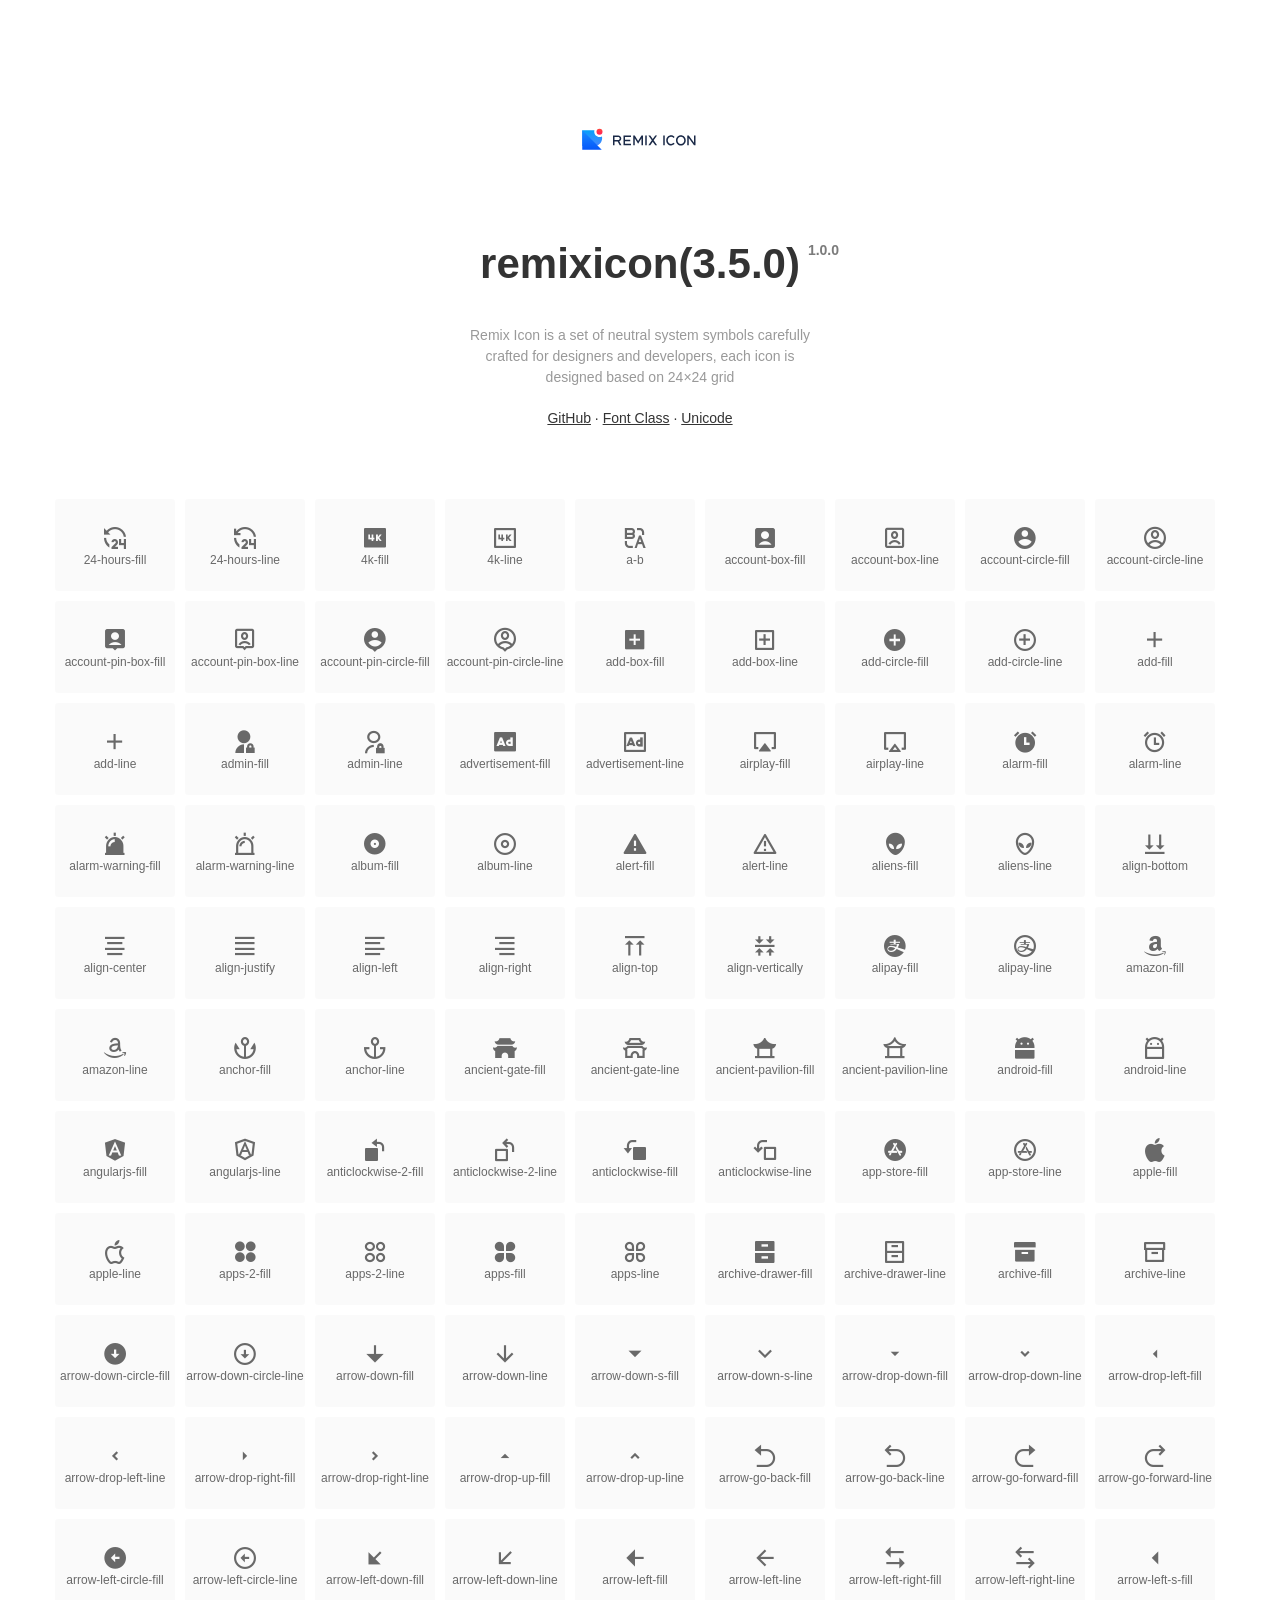
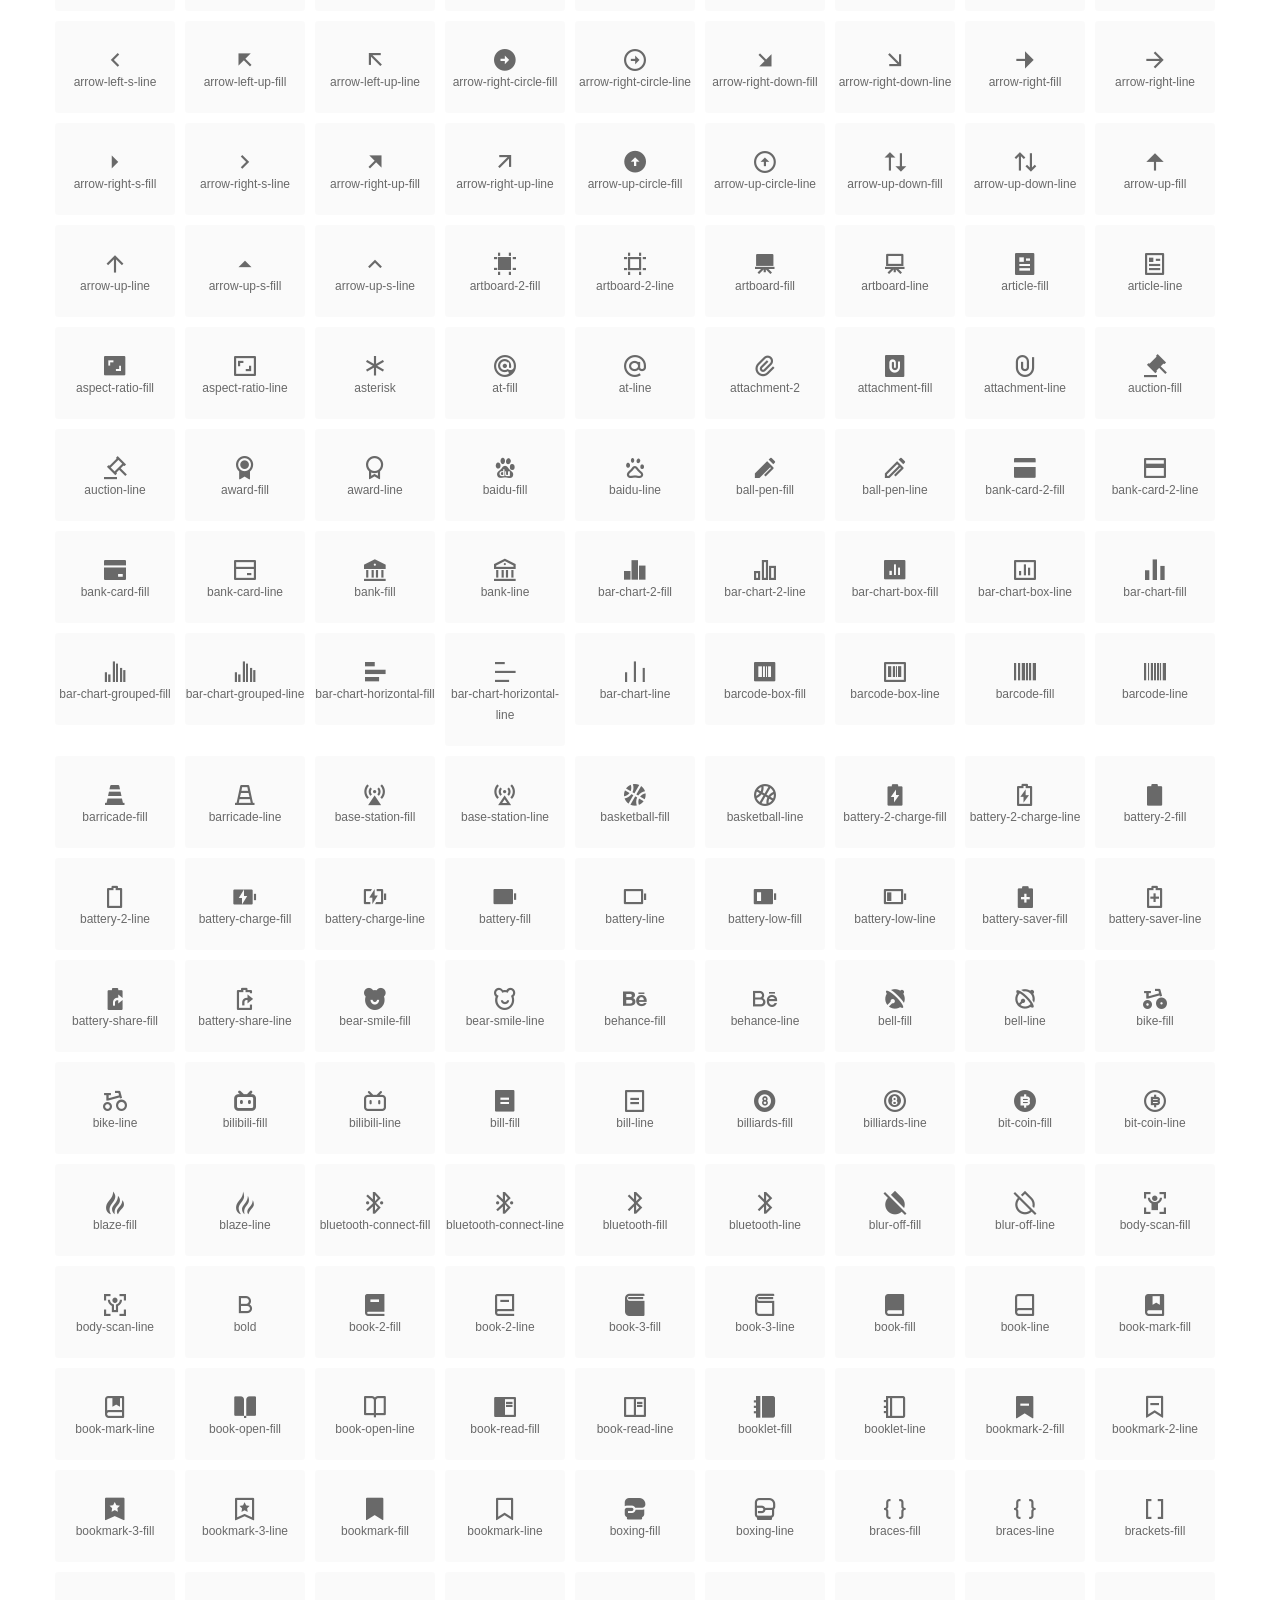
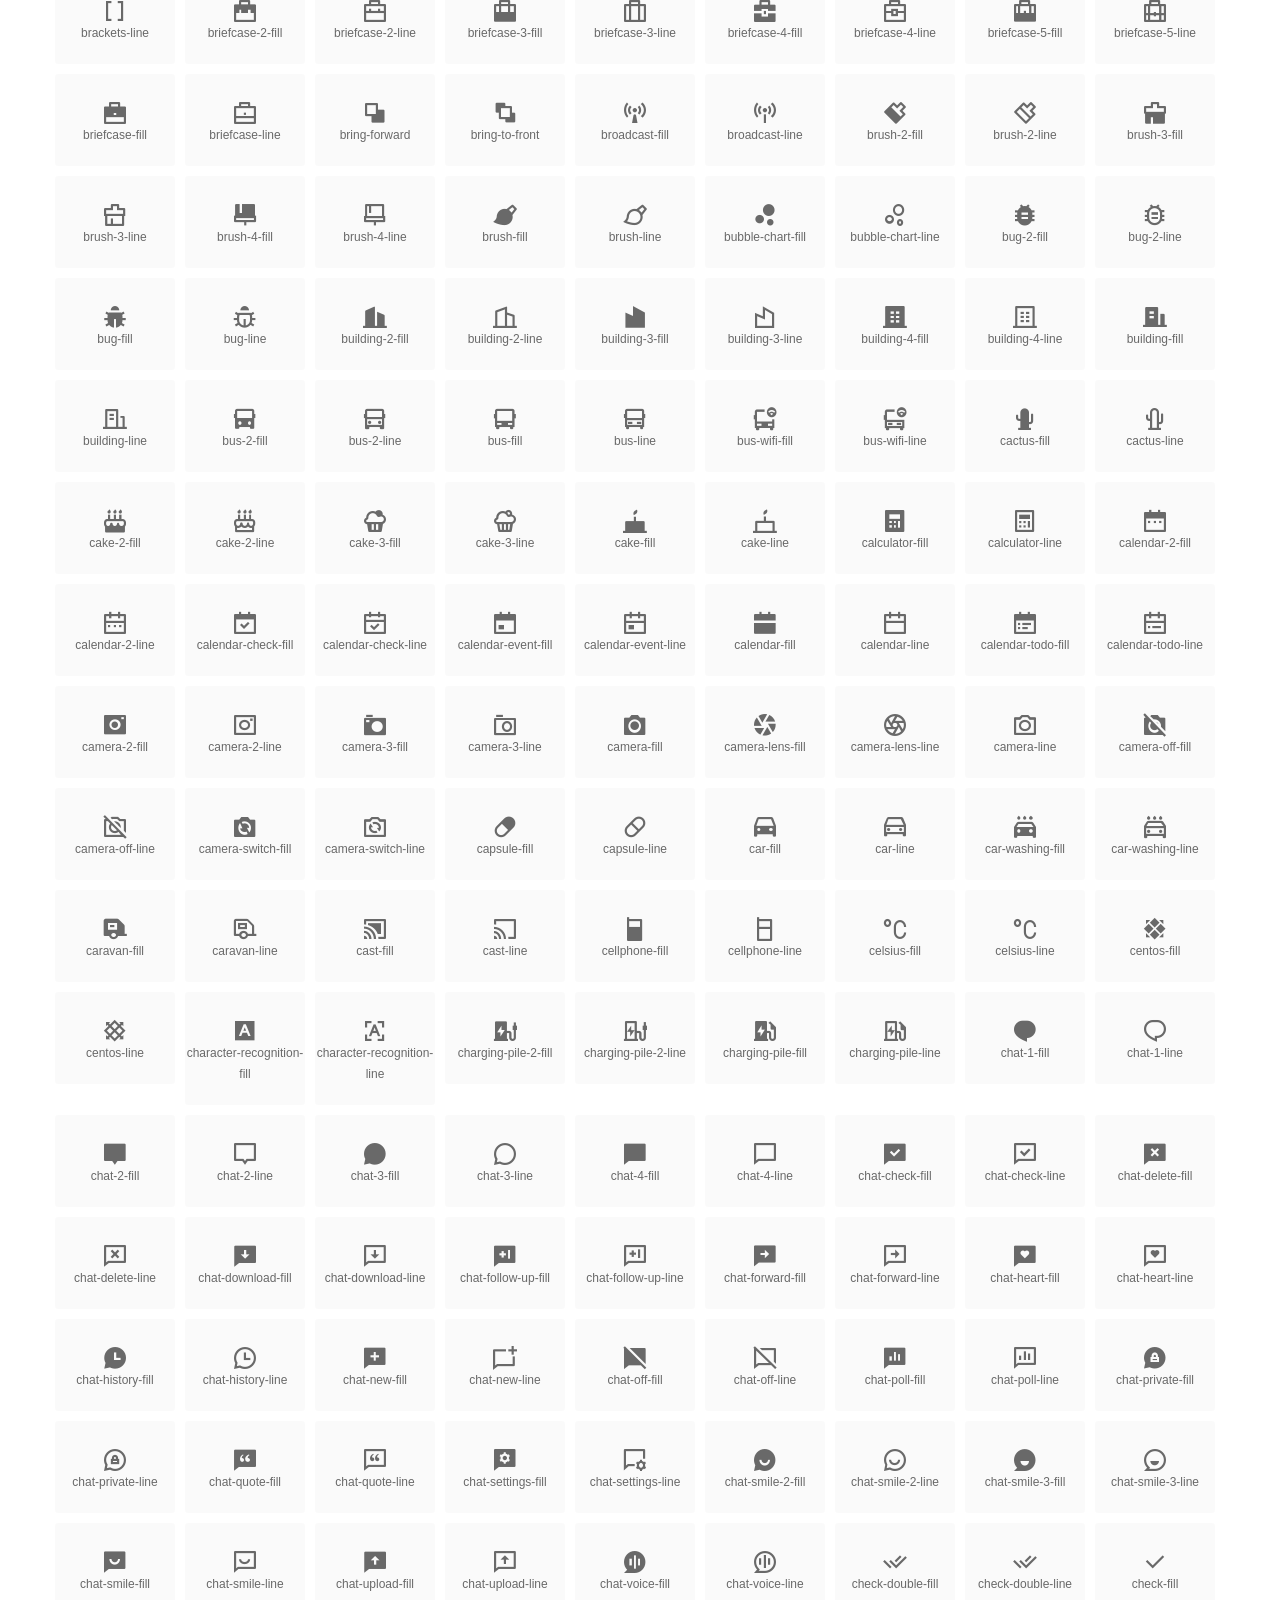
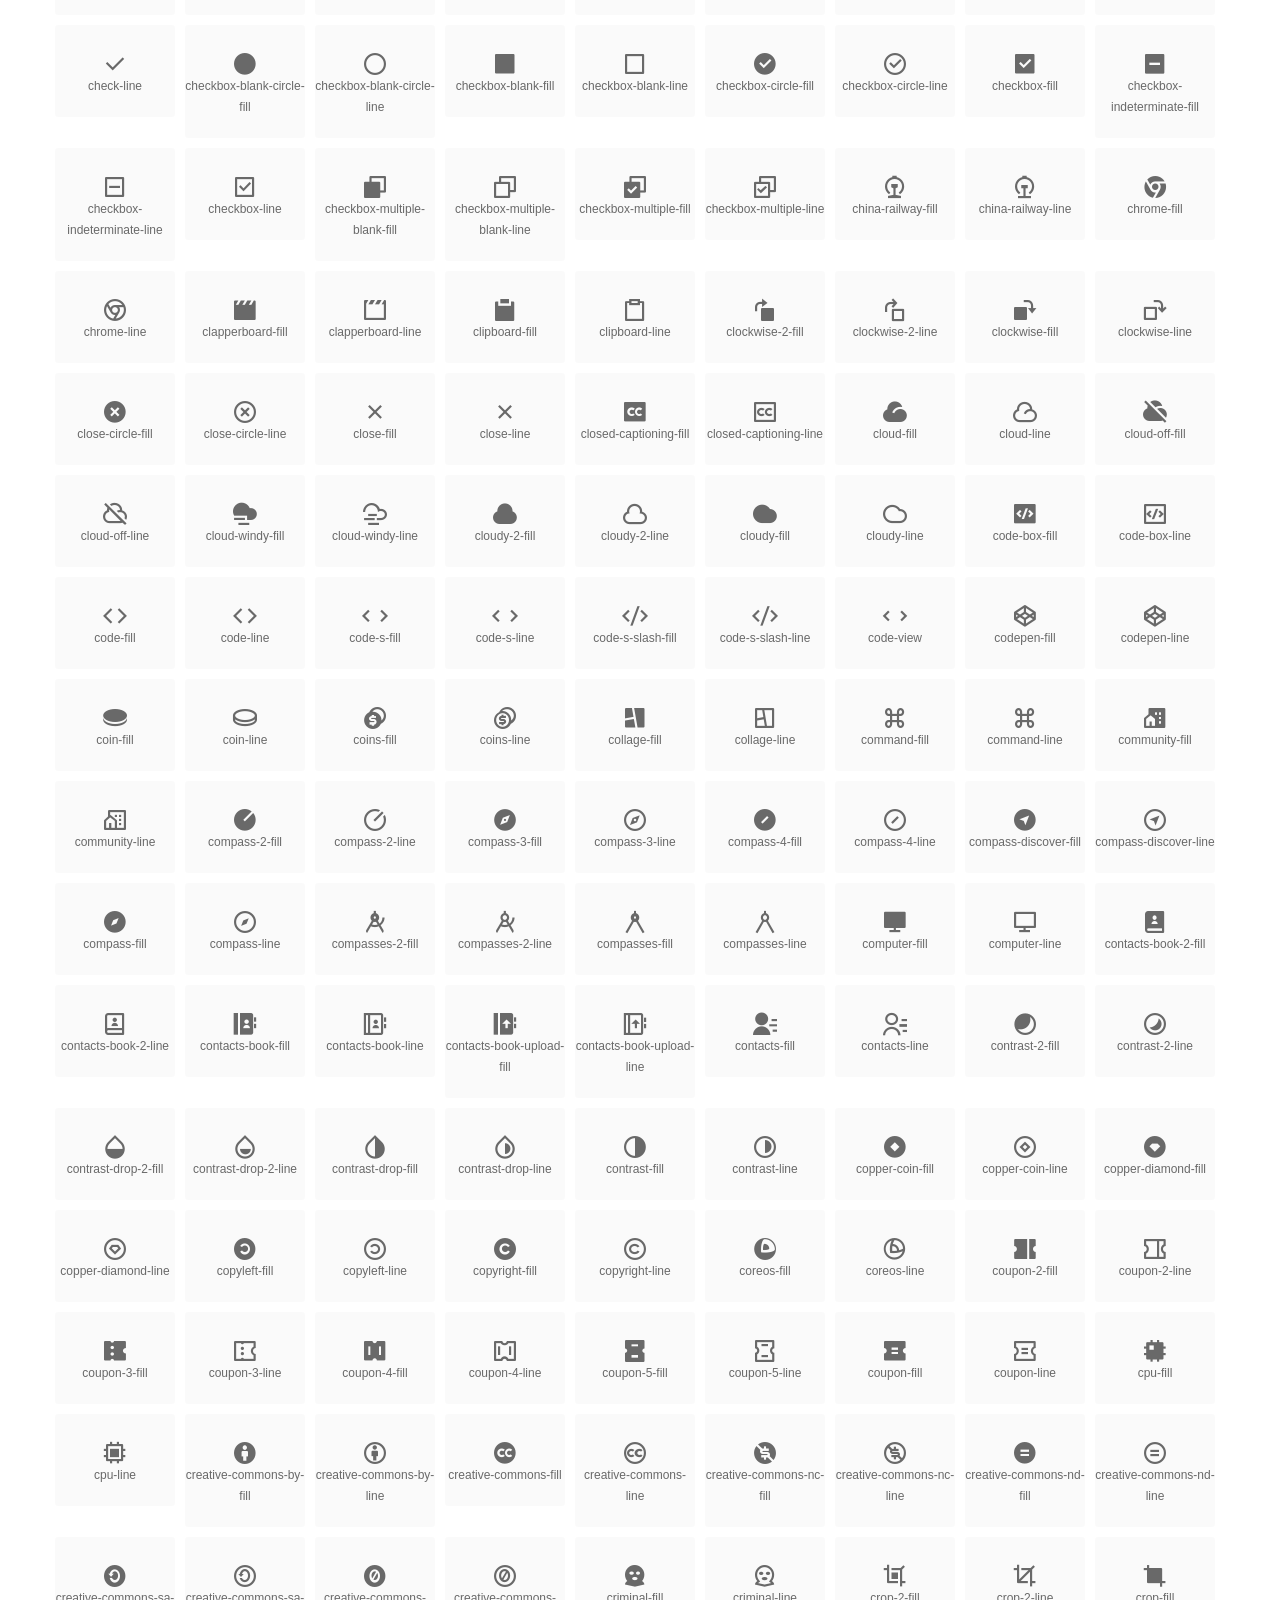
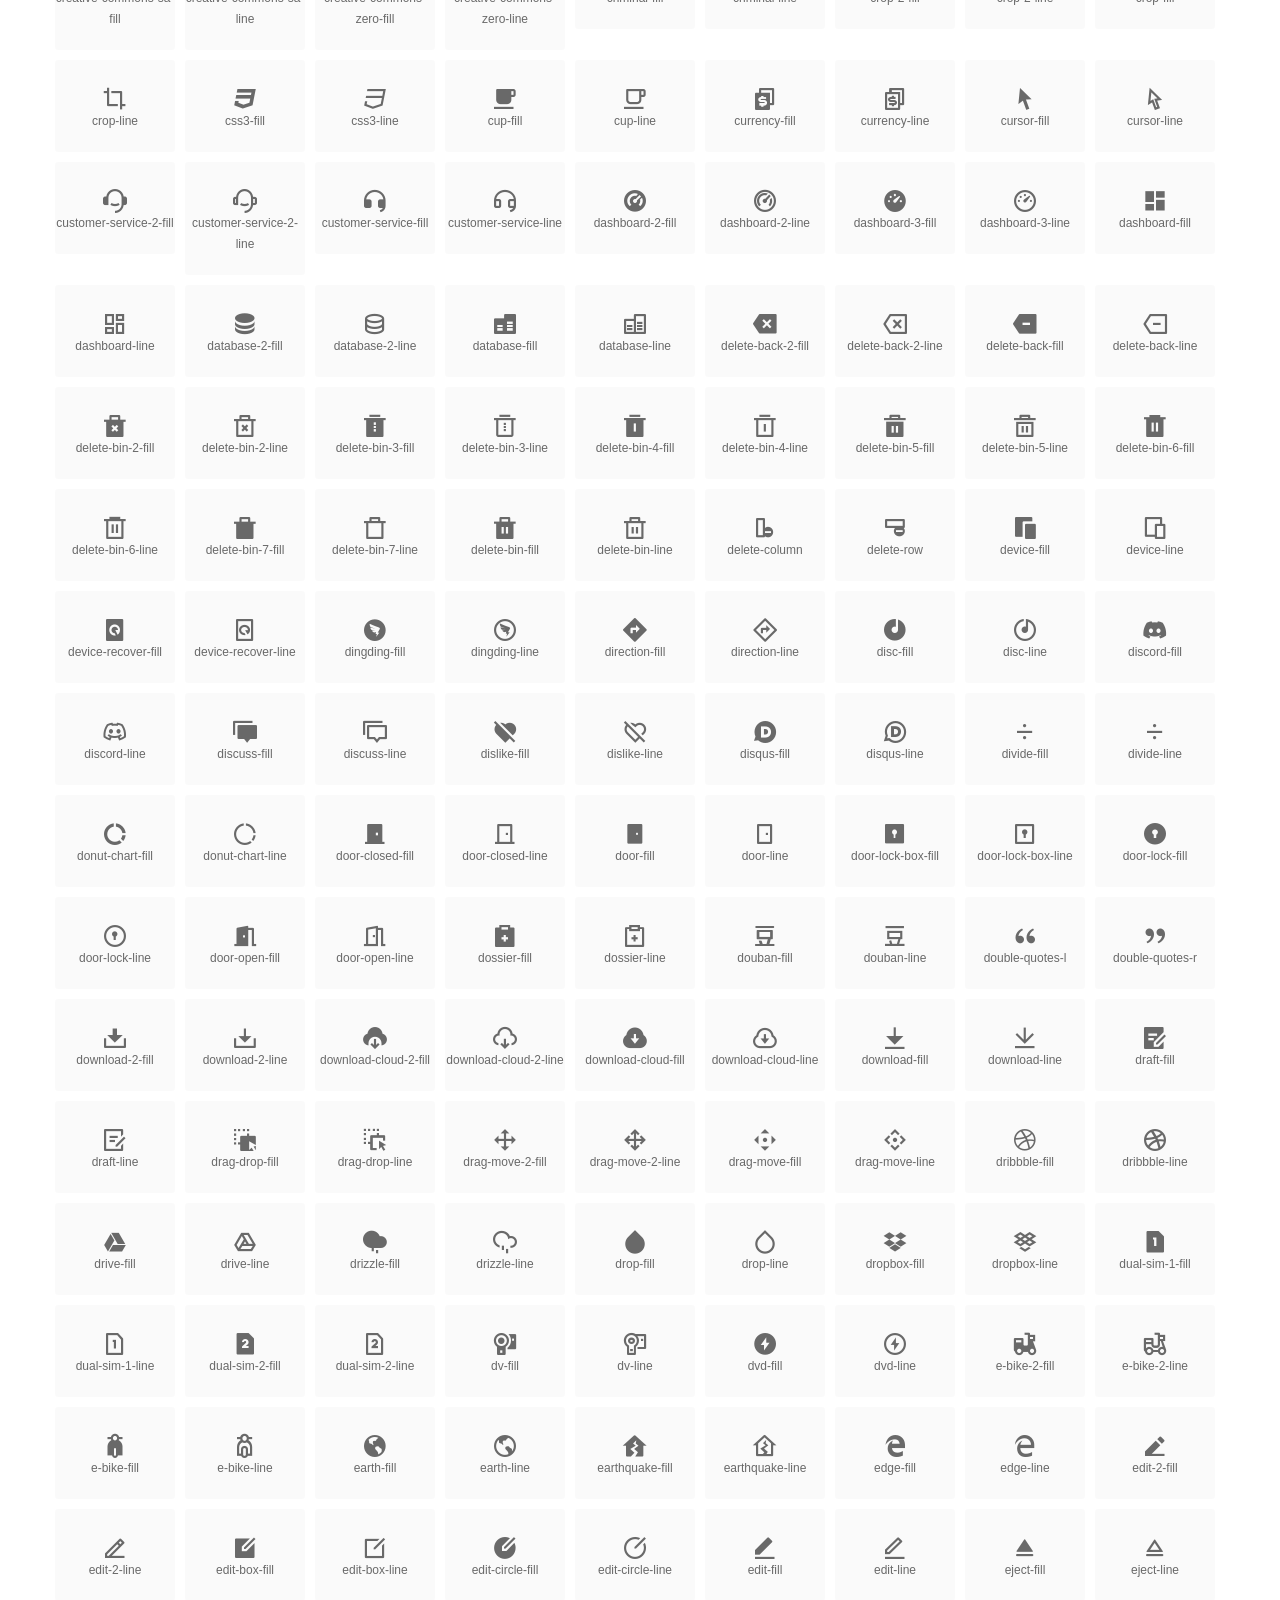
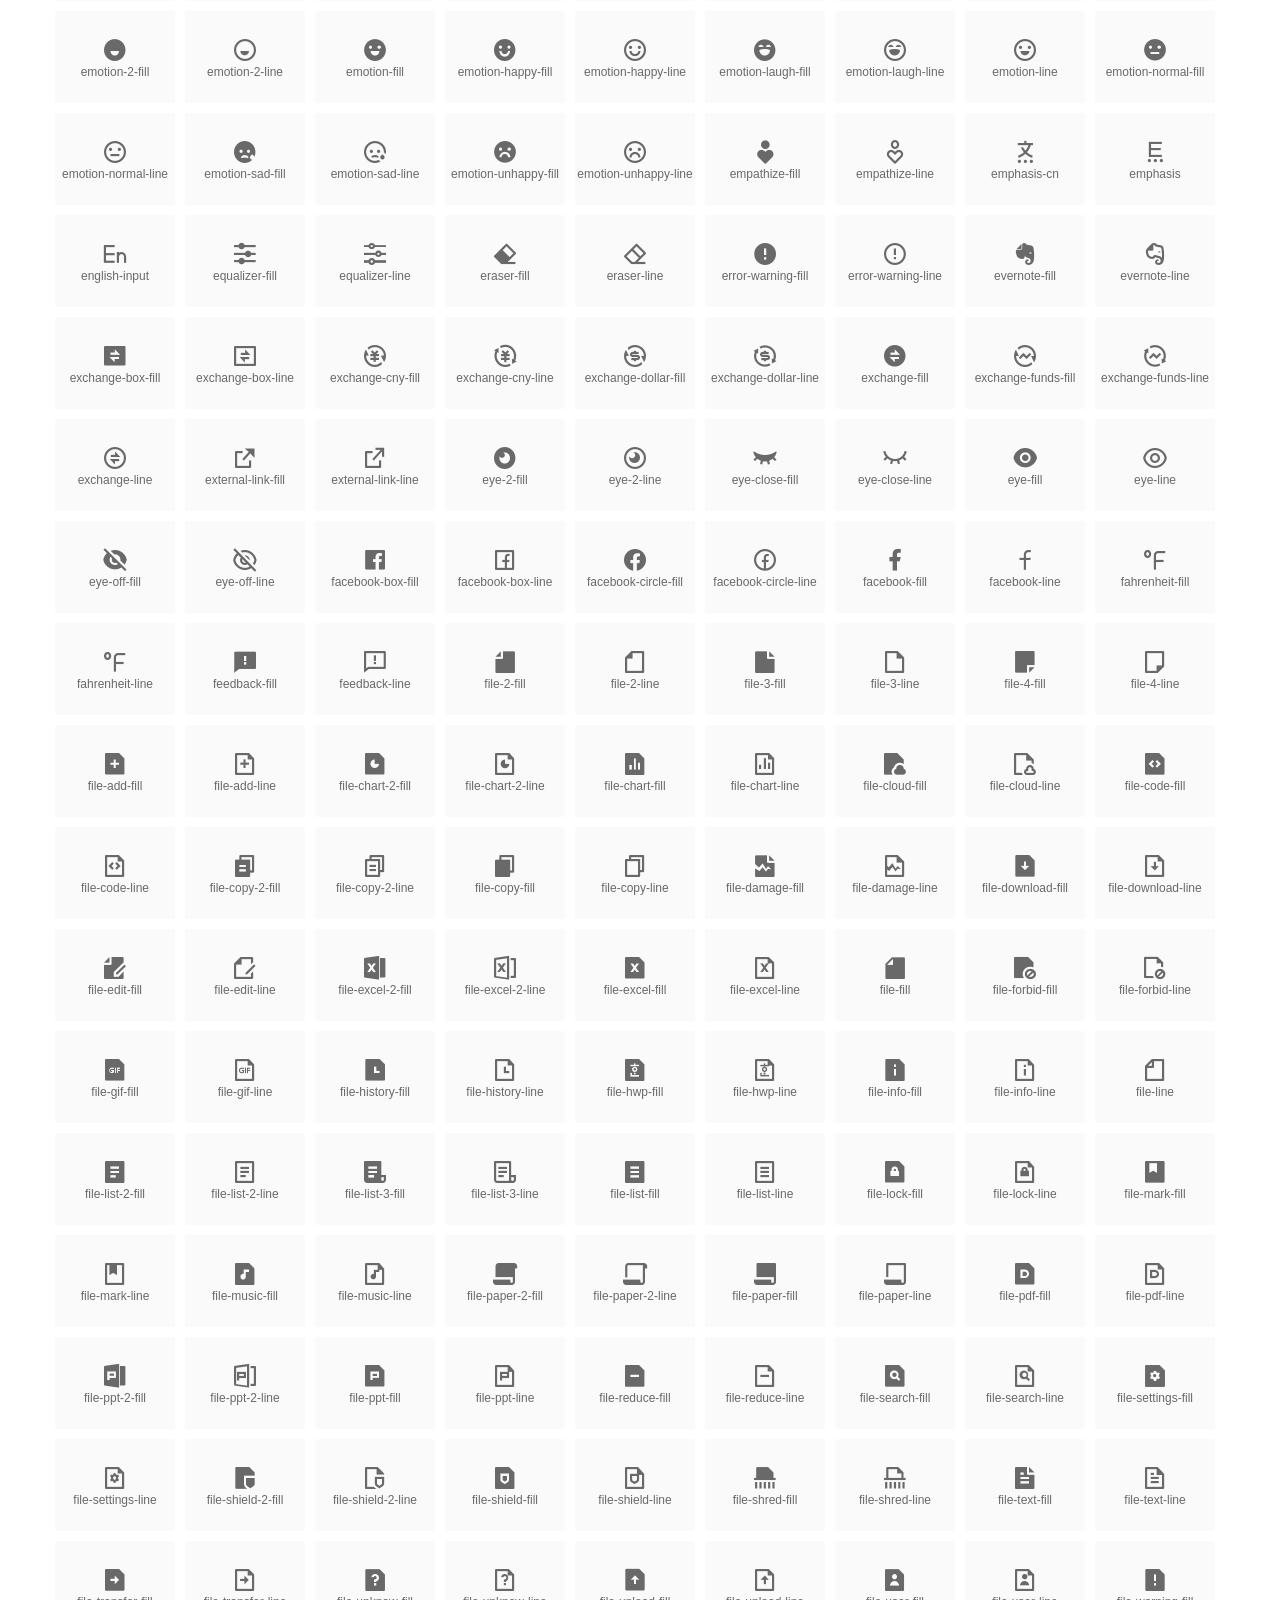
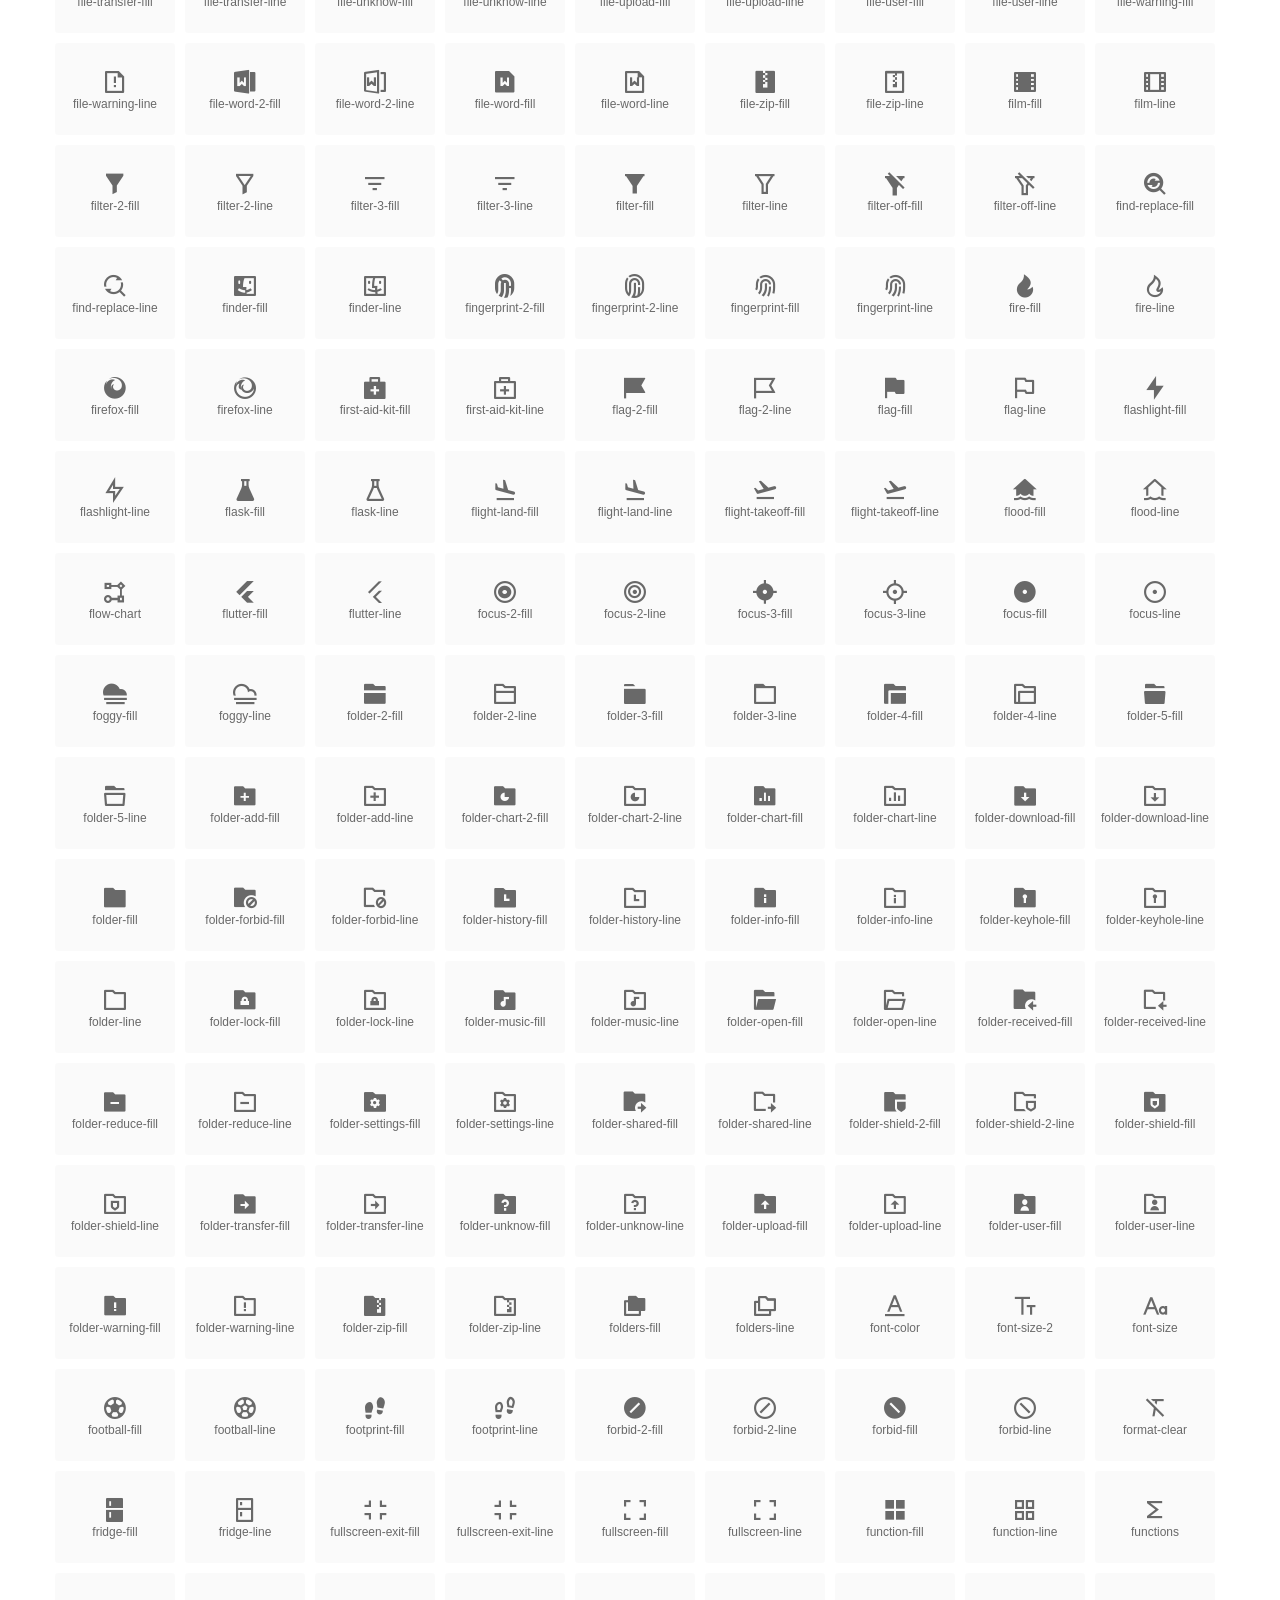
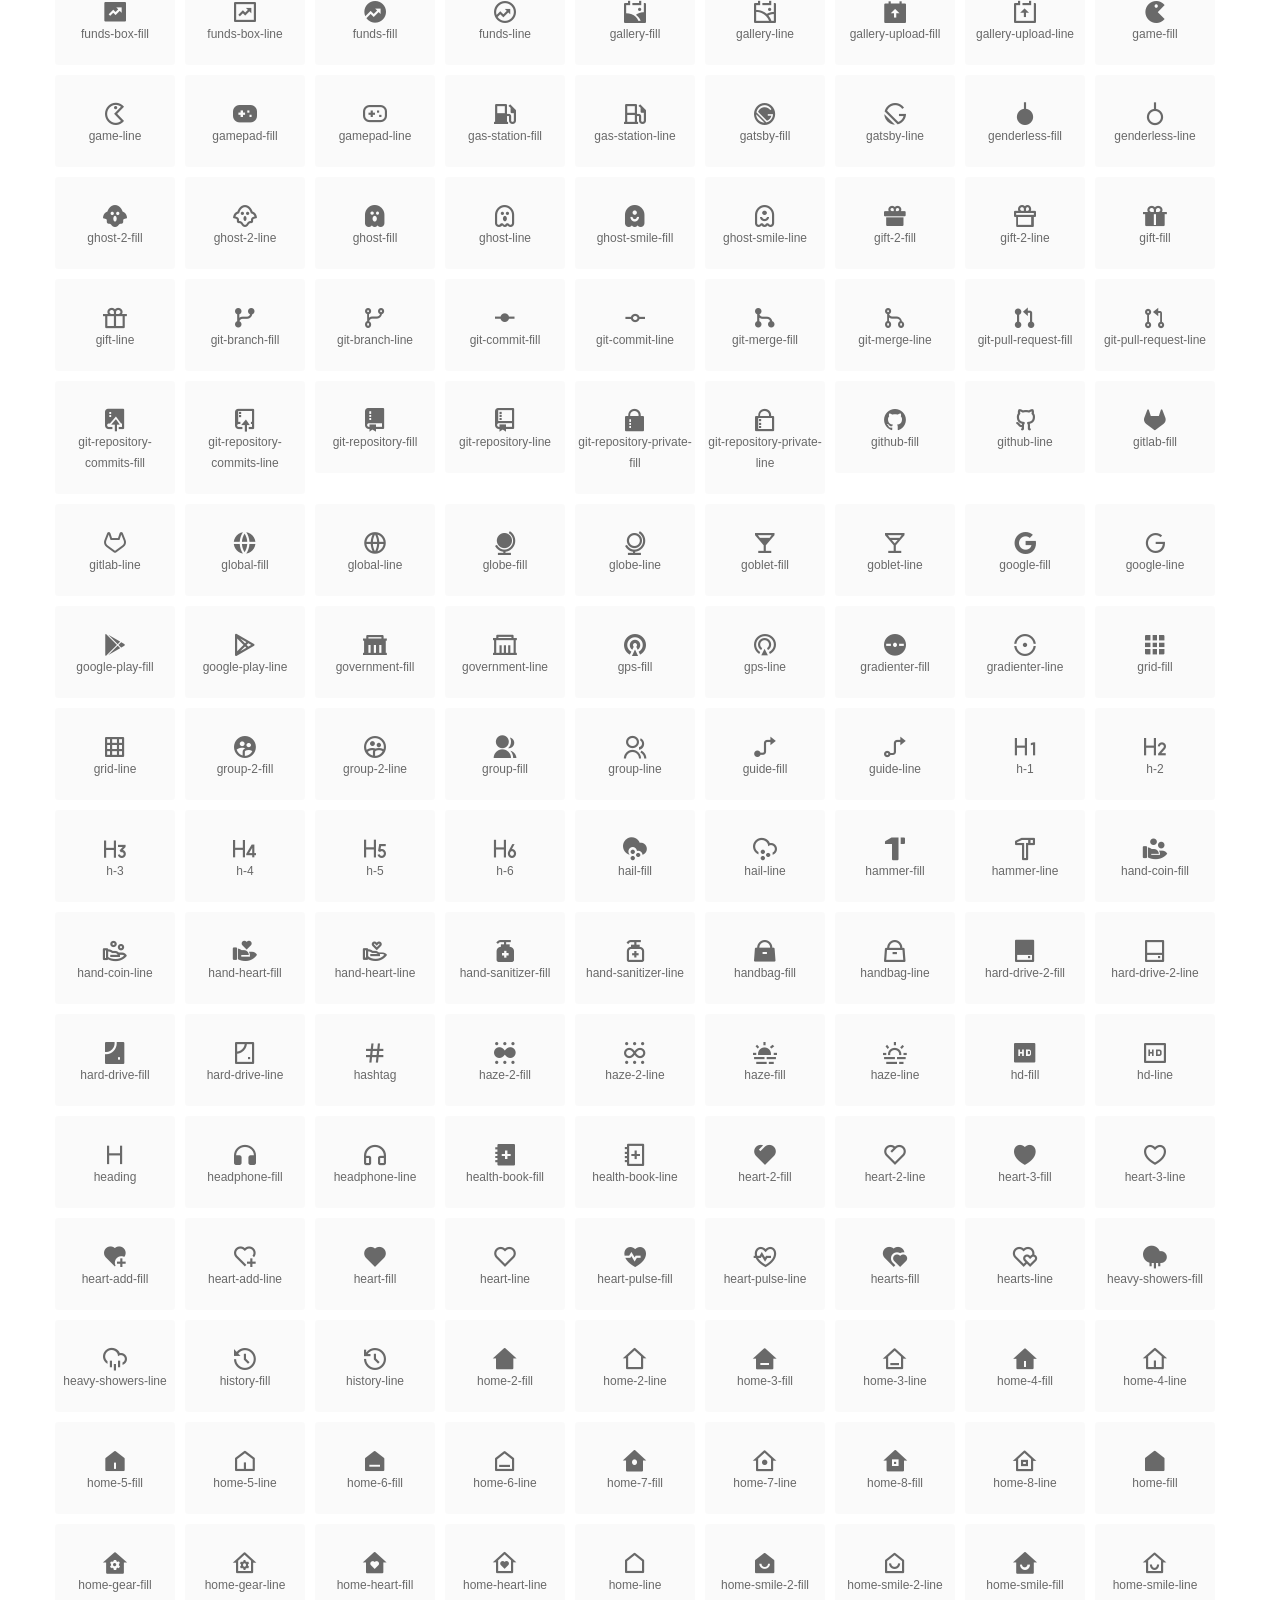
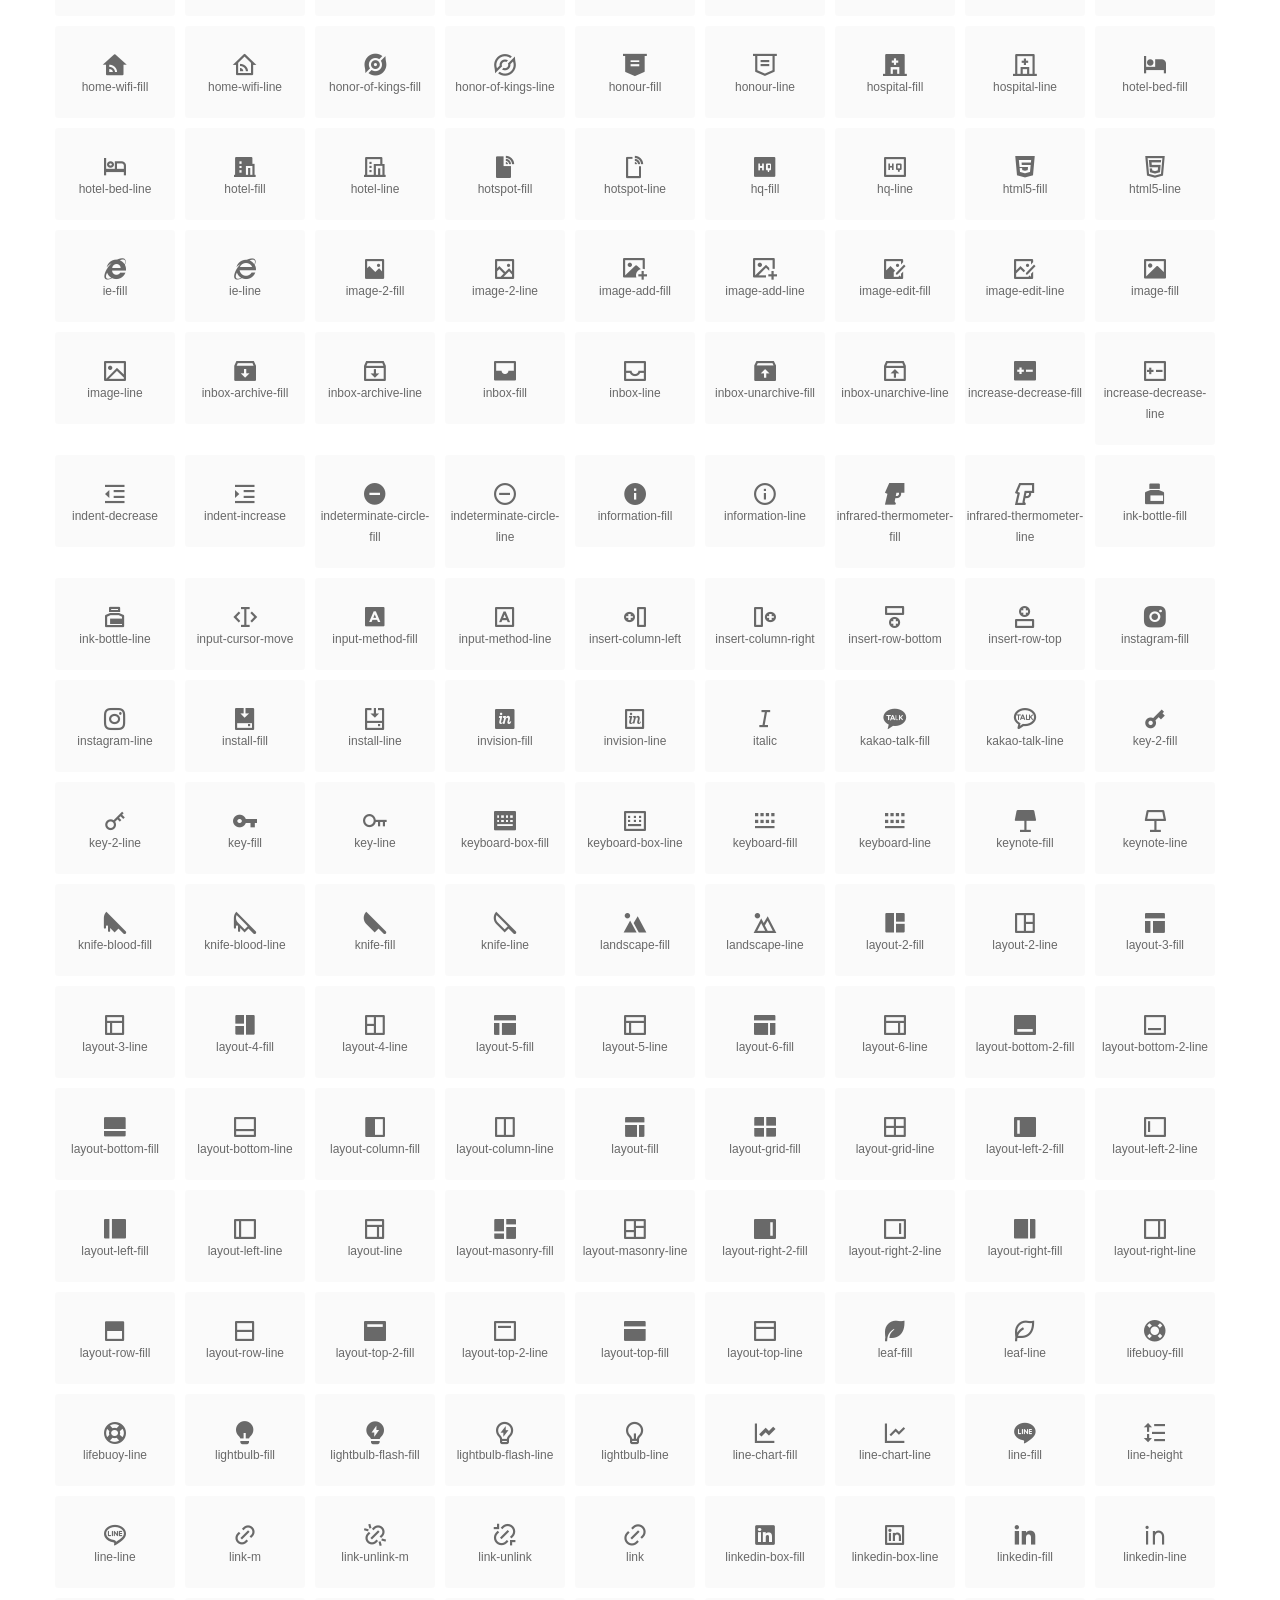
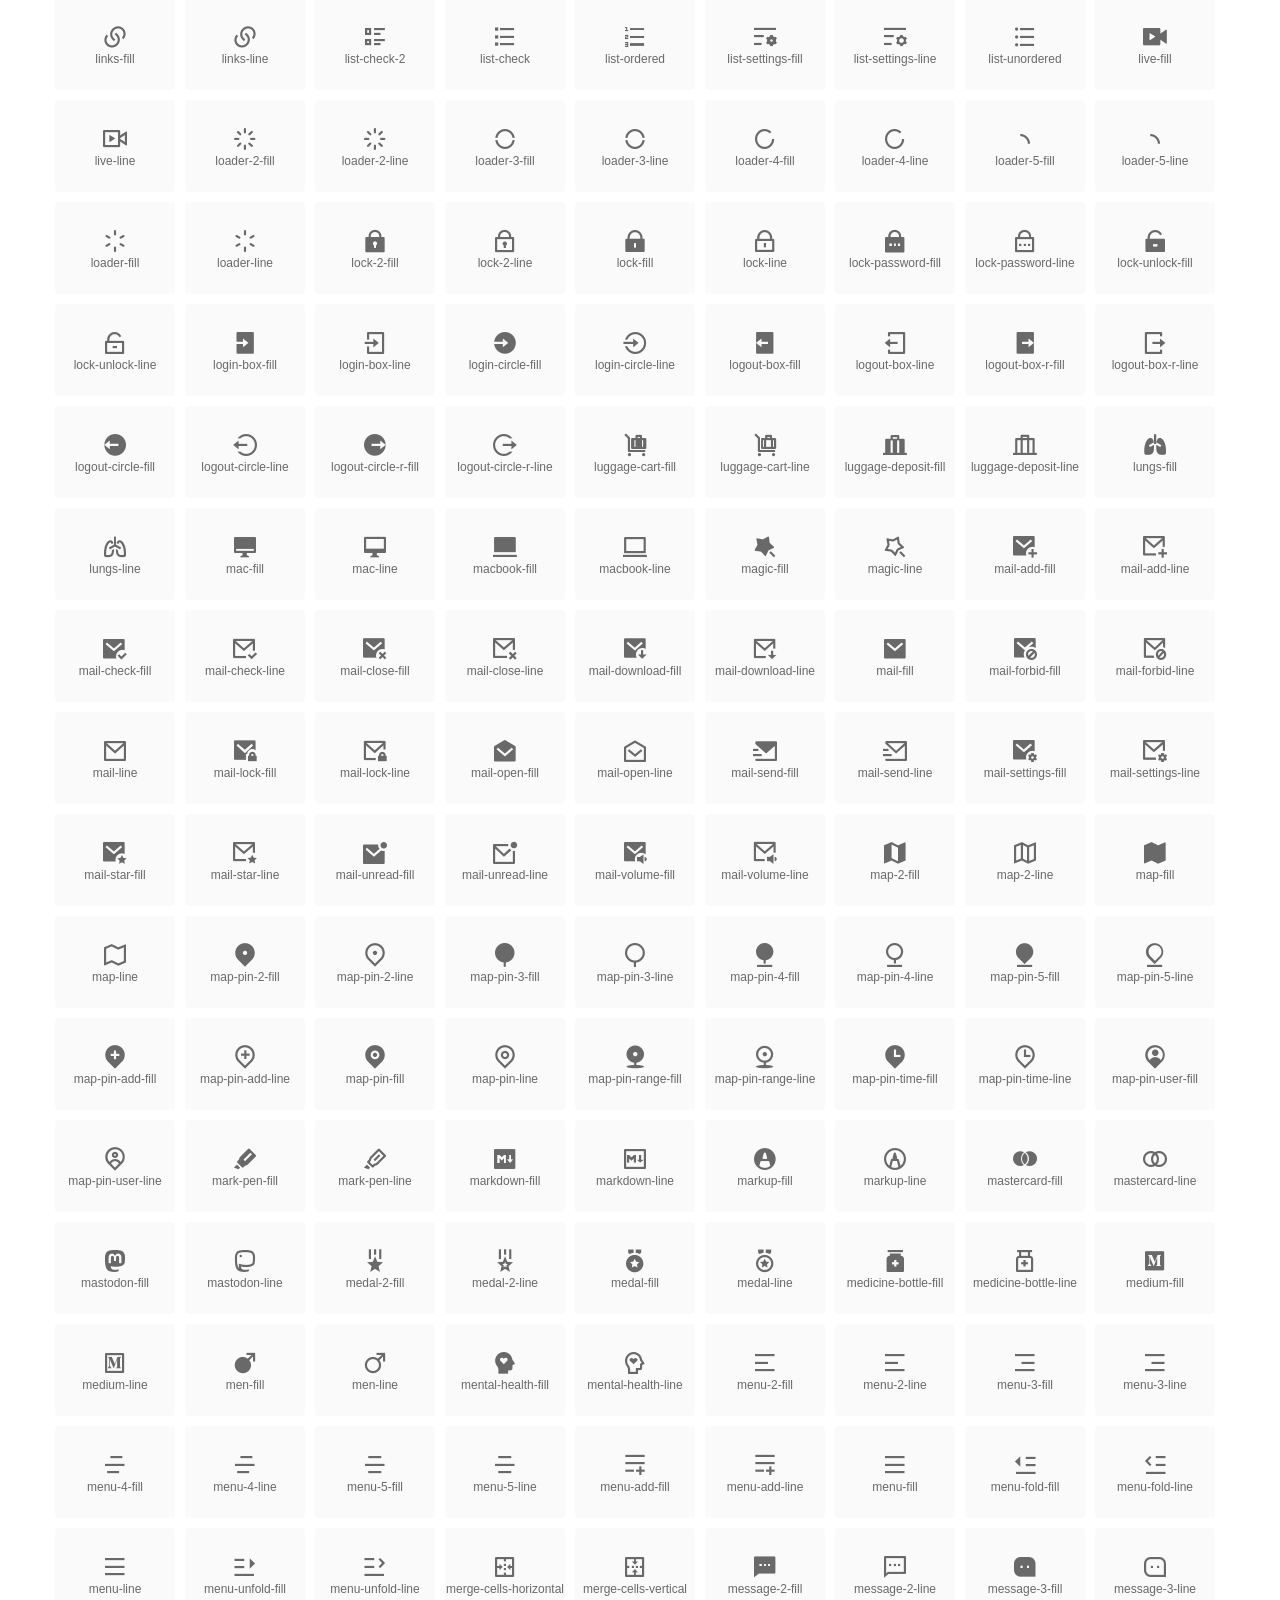
<file: public/assets/fonts/index.html>
<!DOCTYPE html>
<html lang="en">

<!-- Mirrored from charitfix.vercel.app/theme/assets/fonts/ by HTTrack Website Copier/3.x [XR&CO'2014], Wed, 10 Jan 2024 12:53:15 GMT -->
<!-- Added by HTTrack --><meta http-equiv="content-type" content="text/html;charset=utf-8" /><!-- /Added by HTTrack -->
<head>
  <meta charset="UTF-8">
  <title>remixicon(3.5.0)</title>
  <meta name="viewport" content="width=device-width,minimum-scale=1.0,maximum-scale=1.0,user-scalable=no">
   
  <meta name="description" content="Remix Icon is a set of neutral system symbols carefully crafted for designers and developers, each icon is designed based on 24×24 grid">
   
  <meta name="keywords" content="remixicon,TTF,EOT,WOFF,WOFF2,SVG">
  
  
  
  <link rel="stylesheet" href="remixicon.css" />
  
  <style>
    *{margin: 0;padding: 0;list-style: none;}
    body { color: #696969; font: 12px/1.5 tahoma, arial, \5b8b\4f53, sans-serif; }
    a { color: #333; text-decoration: underline; }
    a:hover { color: rgb(9, 73, 209); }
    .header { color: #333; text-align: center; padding: 80px 0 60px 0; min-height: 153px; font-size: 14px; }
    .header .logo svg { height: 120px; width: 120px; }
    .header h1 { font-size: 42px; padding: 26px 0 10px 0; }
    .header sup {font-size: 14px; margin: 8px 0 0 8px; position: absolute; color: #7b7b7b; }
    .info {
      color: #999;
      font-weight: normal;
      max-width: 346px;
      margin: 0 auto;
      padding: 20px 0;
      font-size: 14px;
    }

    .icons { max-width: 1190px; margin: 0 auto; }
    .icons ul { text-align: center; }
    .icons ul li {
      vertical-align: top;
      width: 120px;
      display: inline-block;
      text-align: center;
      background-color: rgba(0,0,0,.02);
      border-radius: 3px;
      padding: 29px 0 10px 0;
      margin-right: 10px;
      margin-top: 10px;
      transition: all 0.6s ease;
    }
    .icons ul li:hover { background-color: rgba(0,0,0,.06); }
    .icons ul li:hover span { color: #3c75e4; opacity: 1; }
    .icons ul li .unicode { color: #8c8c8c; opacity: 0.3; }
    .icons ul li h4 {
      font-weight: normal;
      padding: 10px 0 5px 0;
      display: block;
      color: #8c8c8c;
      font-size: 14px;
      line-height: 12px;
      opacity: 0.8;
    }
    .icons ul li:hover h4 { opacity: 1; }
    .icons ul li svg { width: 24px; height: 24px; }
    .icons ul li:hover { color: #3c75e4; }
    .footer { text-align: center; padding: 10px 0 90px 0; }
    .footer a { text-align: center; padding: 10px 0 90px 0; color: #696969;}
    .footer a:hover { color: #0949d1; }
    .links { text-align: center; padding: 50px 0 0 0; font-size: 14px; }
    
    .icons ul li.class-icon { font-size: 21px; line-height: 21px; padding-bottom: 20px; }
    .icons ul li.class-icon p{ font-size: 12px; }
    .icons ul li.class-icon [class^="ri-"]{ font-size: 26px; }
    
    
    
  </style>
  
</head>

<body>
  
  <div class="header">
    
    <div class="logo">
      <a href="index.html"><svg width="160" height="32" viewBox="0 0 160 32" fill="none" xmlns="http://www.w3.org/2000/svg">
<path d="M121.5 9.80005C123.33 9.80005 124.984 10.5797 126.165 11.8344L124.75 13.2496C123.929 12.3549 122.773 11.8 121.5 11.8C119.029 11.8 117 13.891 117 16.5C117 19.1091 119.029 21.2 121.5 21.2C122.773 21.2 123.929 20.6452 124.75 19.7505L126.165 21.1657C124.984 22.4204 123.33 23.2 121.5 23.2C117.91 23.2 115 20.2004 115 16.5C115 12.7997 117.91 9.80005 121.5 9.80005Z" fill="#1A2947"/>
<path d="M113 10V23H111V10H113Z" fill="#1A2947"/>
<path d="M154 23V9.99988H152L152 19.6019L144.997 9.99988L143 10.0039V23H145L145 13.3969L152 23H154Z" fill="#1A2947"/>
<path d="M68 10V12H60V15.5H67V17.5H60V21H68V23H58V10H68Z" fill="#1A2947"/>
<path d="M82 10L77.4999 17.201L73 10H71V23H73V13.775L77.4999 20.975L82 13.773V23H84V10H82Z" fill="#1A2947"/>
<path d="M89 10V23H87V10H89Z" fill="#1A2947"/>
<path d="M96.9999 14.7565L93.6689 9.99951H91.2279L95.7789 16.4995L91.2289 22.9995H93.6689L96.9999 18.2435L100.33 22.9995H102.772L98.2209 16.4995L102.773 9.99951H100.33L96.9999 14.7565Z" fill="#1A2947"/>
<path fill-rule="evenodd" clip-rule="evenodd" d="M141 16.5C141 12.7997 138.09 9.80005 134.5 9.80005C130.91 9.80005 128 12.7997 128 16.5C128 20.2004 130.91 23.2 134.5 23.2C138.09 23.2 141 20.2004 141 16.5ZM130 16.5C130 13.891 132.029 11.8 134.5 11.8C136.971 11.8 139 13.891 139 16.5C139 19.1091 136.971 21.2 134.5 21.2C132.029 21.2 130 19.1091 130 16.5Z" fill="#1A2947"/>
<path fill-rule="evenodd" clip-rule="evenodd" d="M51 10C53.2091 10 55 11.7909 55 14C55 15.7175 53.9176 17.1821 52.3977 17.749L55.1901 22.999H52.9251L50.267 18H46V23H44V10H51ZM46 11.999V15.999L51 16C52.1046 16 53 15.1046 53 14C53 12.8955 52.1 12 51 12L46 11.999Z" fill="#1A2947"/>
<path fill-rule="evenodd" clip-rule="evenodd" d="M19.2887 3.00389C19.1928 3.0013 19.0965 3 19 3H3V24H19C24.799 24 29.5 19.299 29.5 13.5C29.5 12.7108 29.4129 11.942 29.2479 11.2025C28.2772 11.7119 27.1722 12 26 12C22.134 12 19 8.86599 19 5C19 4.30645 19.1009 3.63646 19.2887 3.00389Z" fill="url(#paint0_linear_960_1054)"/>
<g filter="url(#filter0_b_960_1054)">
<path fill-rule="evenodd" clip-rule="evenodd" d="M3 3L29 29H3V3Z" fill="url(#paint1_linear_960_1054)"/>
</g>
<circle cx="26" cy="5" r="4" fill="url(#paint2_linear_960_1054)"/>
<defs>
<filter id="filter0_b_960_1054" x="-2.43656" y="-2.43656" width="36.8731" height="36.8731" filterUnits="userSpaceOnUse" color-interpolation-filters="sRGB">
<feFlood flood-opacity="0" result="BackgroundImageFix"/>
<feGaussianBlur in="BackgroundImage" stdDeviation="2.71828"/>
<feComposite in2="SourceAlpha" operator="in" result="effect1_backgroundBlur_960_1054"/>
<feBlend mode="normal" in="SourceGraphic" in2="effect1_backgroundBlur_960_1054" result="shape"/>
</filter>
<linearGradient id="paint0_linear_960_1054" x1="3" y1="3" x2="3" y2="24" gradientUnits="userSpaceOnUse">
<stop stop-color="#05A0FA"/>
<stop offset="1" stop-color="#4785FF"/>
</linearGradient>
<linearGradient id="paint1_linear_960_1054" x1="3" y1="3" x2="3" y2="29" gradientUnits="userSpaceOnUse">
<stop stop-color="#1A8CFF"/>
<stop offset="1" stop-color="#0557FA"/>
</linearGradient>
<linearGradient id="paint2_linear_960_1054" x1="22" y1="1" x2="22" y2="9" gradientUnits="userSpaceOnUse">
<stop stop-color="#FF463A"/>
<stop offset="1" stop-color="#FF1F5A"/>
</linearGradient>
</defs>
</svg>
</a>
    </div>
    
    <h1>remixicon(3.5.0)<sup>1.0.0</sup></h1>
    <div class="info">
      Remix Icon is a set of neutral system symbols carefully crafted for designers and developers, each icon is designed based on 24×24 grid
    </div>
    <p>
      
      <a href="https://github.com/Remix-Design/remixicon.git">GitHub</a> · 
      
      <a href="index-2.html">Font Class</a> · 
      
      <a href="unicode.html">Unicode</a>
      
    </p>
  </div>
  <div class="icons">
    <ul>
      <li class="class-icon"><i class="ri-24-hours-fill"></i><p class="name">24-hours-fill</p></li><li class="class-icon"><i class="ri-24-hours-line"></i><p class="name">24-hours-line</p></li><li class="class-icon"><i class="ri-4k-fill"></i><p class="name">4k-fill</p></li><li class="class-icon"><i class="ri-4k-line"></i><p class="name">4k-line</p></li><li class="class-icon"><i class="ri-a-b"></i><p class="name">a-b</p></li><li class="class-icon"><i class="ri-account-box-fill"></i><p class="name">account-box-fill</p></li><li class="class-icon"><i class="ri-account-box-line"></i><p class="name">account-box-line</p></li><li class="class-icon"><i class="ri-account-circle-fill"></i><p class="name">account-circle-fill</p></li><li class="class-icon"><i class="ri-account-circle-line"></i><p class="name">account-circle-line</p></li><li class="class-icon"><i class="ri-account-pin-box-fill"></i><p class="name">account-pin-box-fill</p></li><li class="class-icon"><i class="ri-account-pin-box-line"></i><p class="name">account-pin-box-line</p></li><li class="class-icon"><i class="ri-account-pin-circle-fill"></i><p class="name">account-pin-circle-fill</p></li><li class="class-icon"><i class="ri-account-pin-circle-line"></i><p class="name">account-pin-circle-line</p></li><li class="class-icon"><i class="ri-add-box-fill"></i><p class="name">add-box-fill</p></li><li class="class-icon"><i class="ri-add-box-line"></i><p class="name">add-box-line</p></li><li class="class-icon"><i class="ri-add-circle-fill"></i><p class="name">add-circle-fill</p></li><li class="class-icon"><i class="ri-add-circle-line"></i><p class="name">add-circle-line</p></li><li class="class-icon"><i class="ri-add-fill"></i><p class="name">add-fill</p></li><li class="class-icon"><i class="ri-add-line"></i><p class="name">add-line</p></li><li class="class-icon"><i class="ri-admin-fill"></i><p class="name">admin-fill</p></li><li class="class-icon"><i class="ri-admin-line"></i><p class="name">admin-line</p></li><li class="class-icon"><i class="ri-advertisement-fill"></i><p class="name">advertisement-fill</p></li><li class="class-icon"><i class="ri-advertisement-line"></i><p class="name">advertisement-line</p></li><li class="class-icon"><i class="ri-airplay-fill"></i><p class="name">airplay-fill</p></li><li class="class-icon"><i class="ri-airplay-line"></i><p class="name">airplay-line</p></li><li class="class-icon"><i class="ri-alarm-fill"></i><p class="name">alarm-fill</p></li><li class="class-icon"><i class="ri-alarm-line"></i><p class="name">alarm-line</p></li><li class="class-icon"><i class="ri-alarm-warning-fill"></i><p class="name">alarm-warning-fill</p></li><li class="class-icon"><i class="ri-alarm-warning-line"></i><p class="name">alarm-warning-line</p></li><li class="class-icon"><i class="ri-album-fill"></i><p class="name">album-fill</p></li><li class="class-icon"><i class="ri-album-line"></i><p class="name">album-line</p></li><li class="class-icon"><i class="ri-alert-fill"></i><p class="name">alert-fill</p></li><li class="class-icon"><i class="ri-alert-line"></i><p class="name">alert-line</p></li><li class="class-icon"><i class="ri-aliens-fill"></i><p class="name">aliens-fill</p></li><li class="class-icon"><i class="ri-aliens-line"></i><p class="name">aliens-line</p></li><li class="class-icon"><i class="ri-align-bottom"></i><p class="name">align-bottom</p></li><li class="class-icon"><i class="ri-align-center"></i><p class="name">align-center</p></li><li class="class-icon"><i class="ri-align-justify"></i><p class="name">align-justify</p></li><li class="class-icon"><i class="ri-align-left"></i><p class="name">align-left</p></li><li class="class-icon"><i class="ri-align-right"></i><p class="name">align-right</p></li><li class="class-icon"><i class="ri-align-top"></i><p class="name">align-top</p></li><li class="class-icon"><i class="ri-align-vertically"></i><p class="name">align-vertically</p></li><li class="class-icon"><i class="ri-alipay-fill"></i><p class="name">alipay-fill</p></li><li class="class-icon"><i class="ri-alipay-line"></i><p class="name">alipay-line</p></li><li class="class-icon"><i class="ri-amazon-fill"></i><p class="name">amazon-fill</p></li><li class="class-icon"><i class="ri-amazon-line"></i><p class="name">amazon-line</p></li><li class="class-icon"><i class="ri-anchor-fill"></i><p class="name">anchor-fill</p></li><li class="class-icon"><i class="ri-anchor-line"></i><p class="name">anchor-line</p></li><li class="class-icon"><i class="ri-ancient-gate-fill"></i><p class="name">ancient-gate-fill</p></li><li class="class-icon"><i class="ri-ancient-gate-line"></i><p class="name">ancient-gate-line</p></li><li class="class-icon"><i class="ri-ancient-pavilion-fill"></i><p class="name">ancient-pavilion-fill</p></li><li class="class-icon"><i class="ri-ancient-pavilion-line"></i><p class="name">ancient-pavilion-line</p></li><li class="class-icon"><i class="ri-android-fill"></i><p class="name">android-fill</p></li><li class="class-icon"><i class="ri-android-line"></i><p class="name">android-line</p></li><li class="class-icon"><i class="ri-angularjs-fill"></i><p class="name">angularjs-fill</p></li><li class="class-icon"><i class="ri-angularjs-line"></i><p class="name">angularjs-line</p></li><li class="class-icon"><i class="ri-anticlockwise-2-fill"></i><p class="name">anticlockwise-2-fill</p></li><li class="class-icon"><i class="ri-anticlockwise-2-line"></i><p class="name">anticlockwise-2-line</p></li><li class="class-icon"><i class="ri-anticlockwise-fill"></i><p class="name">anticlockwise-fill</p></li><li class="class-icon"><i class="ri-anticlockwise-line"></i><p class="name">anticlockwise-line</p></li><li class="class-icon"><i class="ri-app-store-fill"></i><p class="name">app-store-fill</p></li><li class="class-icon"><i class="ri-app-store-line"></i><p class="name">app-store-line</p></li><li class="class-icon"><i class="ri-apple-fill"></i><p class="name">apple-fill</p></li><li class="class-icon"><i class="ri-apple-line"></i><p class="name">apple-line</p></li><li class="class-icon"><i class="ri-apps-2-fill"></i><p class="name">apps-2-fill</p></li><li class="class-icon"><i class="ri-apps-2-line"></i><p class="name">apps-2-line</p></li><li class="class-icon"><i class="ri-apps-fill"></i><p class="name">apps-fill</p></li><li class="class-icon"><i class="ri-apps-line"></i><p class="name">apps-line</p></li><li class="class-icon"><i class="ri-archive-drawer-fill"></i><p class="name">archive-drawer-fill</p></li><li class="class-icon"><i class="ri-archive-drawer-line"></i><p class="name">archive-drawer-line</p></li><li class="class-icon"><i class="ri-archive-fill"></i><p class="name">archive-fill</p></li><li class="class-icon"><i class="ri-archive-line"></i><p class="name">archive-line</p></li><li class="class-icon"><i class="ri-arrow-down-circle-fill"></i><p class="name">arrow-down-circle-fill</p></li><li class="class-icon"><i class="ri-arrow-down-circle-line"></i><p class="name">arrow-down-circle-line</p></li><li class="class-icon"><i class="ri-arrow-down-fill"></i><p class="name">arrow-down-fill</p></li><li class="class-icon"><i class="ri-arrow-down-line"></i><p class="name">arrow-down-line</p></li><li class="class-icon"><i class="ri-arrow-down-s-fill"></i><p class="name">arrow-down-s-fill</p></li><li class="class-icon"><i class="ri-arrow-down-s-line"></i><p class="name">arrow-down-s-line</p></li><li class="class-icon"><i class="ri-arrow-drop-down-fill"></i><p class="name">arrow-drop-down-fill</p></li><li class="class-icon"><i class="ri-arrow-drop-down-line"></i><p class="name">arrow-drop-down-line</p></li><li class="class-icon"><i class="ri-arrow-drop-left-fill"></i><p class="name">arrow-drop-left-fill</p></li><li class="class-icon"><i class="ri-arrow-drop-left-line"></i><p class="name">arrow-drop-left-line</p></li><li class="class-icon"><i class="ri-arrow-drop-right-fill"></i><p class="name">arrow-drop-right-fill</p></li><li class="class-icon"><i class="ri-arrow-drop-right-line"></i><p class="name">arrow-drop-right-line</p></li><li class="class-icon"><i class="ri-arrow-drop-up-fill"></i><p class="name">arrow-drop-up-fill</p></li><li class="class-icon"><i class="ri-arrow-drop-up-line"></i><p class="name">arrow-drop-up-line</p></li><li class="class-icon"><i class="ri-arrow-go-back-fill"></i><p class="name">arrow-go-back-fill</p></li><li class="class-icon"><i class="ri-arrow-go-back-line"></i><p class="name">arrow-go-back-line</p></li><li class="class-icon"><i class="ri-arrow-go-forward-fill"></i><p class="name">arrow-go-forward-fill</p></li><li class="class-icon"><i class="ri-arrow-go-forward-line"></i><p class="name">arrow-go-forward-line</p></li><li class="class-icon"><i class="ri-arrow-left-circle-fill"></i><p class="name">arrow-left-circle-fill</p></li><li class="class-icon"><i class="ri-arrow-left-circle-line"></i><p class="name">arrow-left-circle-line</p></li><li class="class-icon"><i class="ri-arrow-left-down-fill"></i><p class="name">arrow-left-down-fill</p></li><li class="class-icon"><i class="ri-arrow-left-down-line"></i><p class="name">arrow-left-down-line</p></li><li class="class-icon"><i class="ri-arrow-left-fill"></i><p class="name">arrow-left-fill</p></li><li class="class-icon"><i class="ri-arrow-left-line"></i><p class="name">arrow-left-line</p></li><li class="class-icon"><i class="ri-arrow-left-right-fill"></i><p class="name">arrow-left-right-fill</p></li><li class="class-icon"><i class="ri-arrow-left-right-line"></i><p class="name">arrow-left-right-line</p></li><li class="class-icon"><i class="ri-arrow-left-s-fill"></i><p class="name">arrow-left-s-fill</p></li><li class="class-icon"><i class="ri-arrow-left-s-line"></i><p class="name">arrow-left-s-line</p></li><li class="class-icon"><i class="ri-arrow-left-up-fill"></i><p class="name">arrow-left-up-fill</p></li><li class="class-icon"><i class="ri-arrow-left-up-line"></i><p class="name">arrow-left-up-line</p></li><li class="class-icon"><i class="ri-arrow-right-circle-fill"></i><p class="name">arrow-right-circle-fill</p></li><li class="class-icon"><i class="ri-arrow-right-circle-line"></i><p class="name">arrow-right-circle-line</p></li><li class="class-icon"><i class="ri-arrow-right-down-fill"></i><p class="name">arrow-right-down-fill</p></li><li class="class-icon"><i class="ri-arrow-right-down-line"></i><p class="name">arrow-right-down-line</p></li><li class="class-icon"><i class="ri-arrow-right-fill"></i><p class="name">arrow-right-fill</p></li><li class="class-icon"><i class="ri-arrow-right-line"></i><p class="name">arrow-right-line</p></li><li class="class-icon"><i class="ri-arrow-right-s-fill"></i><p class="name">arrow-right-s-fill</p></li><li class="class-icon"><i class="ri-arrow-right-s-line"></i><p class="name">arrow-right-s-line</p></li><li class="class-icon"><i class="ri-arrow-right-up-fill"></i><p class="name">arrow-right-up-fill</p></li><li class="class-icon"><i class="ri-arrow-right-up-line"></i><p class="name">arrow-right-up-line</p></li><li class="class-icon"><i class="ri-arrow-up-circle-fill"></i><p class="name">arrow-up-circle-fill</p></li><li class="class-icon"><i class="ri-arrow-up-circle-line"></i><p class="name">arrow-up-circle-line</p></li><li class="class-icon"><i class="ri-arrow-up-down-fill"></i><p class="name">arrow-up-down-fill</p></li><li class="class-icon"><i class="ri-arrow-up-down-line"></i><p class="name">arrow-up-down-line</p></li><li class="class-icon"><i class="ri-arrow-up-fill"></i><p class="name">arrow-up-fill</p></li><li class="class-icon"><i class="ri-arrow-up-line"></i><p class="name">arrow-up-line</p></li><li class="class-icon"><i class="ri-arrow-up-s-fill"></i><p class="name">arrow-up-s-fill</p></li><li class="class-icon"><i class="ri-arrow-up-s-line"></i><p class="name">arrow-up-s-line</p></li><li class="class-icon"><i class="ri-artboard-2-fill"></i><p class="name">artboard-2-fill</p></li><li class="class-icon"><i class="ri-artboard-2-line"></i><p class="name">artboard-2-line</p></li><li class="class-icon"><i class="ri-artboard-fill"></i><p class="name">artboard-fill</p></li><li class="class-icon"><i class="ri-artboard-line"></i><p class="name">artboard-line</p></li><li class="class-icon"><i class="ri-article-fill"></i><p class="name">article-fill</p></li><li class="class-icon"><i class="ri-article-line"></i><p class="name">article-line</p></li><li class="class-icon"><i class="ri-aspect-ratio-fill"></i><p class="name">aspect-ratio-fill</p></li><li class="class-icon"><i class="ri-aspect-ratio-line"></i><p class="name">aspect-ratio-line</p></li><li class="class-icon"><i class="ri-asterisk"></i><p class="name">asterisk</p></li><li class="class-icon"><i class="ri-at-fill"></i><p class="name">at-fill</p></li><li class="class-icon"><i class="ri-at-line"></i><p class="name">at-line</p></li><li class="class-icon"><i class="ri-attachment-2"></i><p class="name">attachment-2</p></li><li class="class-icon"><i class="ri-attachment-fill"></i><p class="name">attachment-fill</p></li><li class="class-icon"><i class="ri-attachment-line"></i><p class="name">attachment-line</p></li><li class="class-icon"><i class="ri-auction-fill"></i><p class="name">auction-fill</p></li><li class="class-icon"><i class="ri-auction-line"></i><p class="name">auction-line</p></li><li class="class-icon"><i class="ri-award-fill"></i><p class="name">award-fill</p></li><li class="class-icon"><i class="ri-award-line"></i><p class="name">award-line</p></li><li class="class-icon"><i class="ri-baidu-fill"></i><p class="name">baidu-fill</p></li><li class="class-icon"><i class="ri-baidu-line"></i><p class="name">baidu-line</p></li><li class="class-icon"><i class="ri-ball-pen-fill"></i><p class="name">ball-pen-fill</p></li><li class="class-icon"><i class="ri-ball-pen-line"></i><p class="name">ball-pen-line</p></li><li class="class-icon"><i class="ri-bank-card-2-fill"></i><p class="name">bank-card-2-fill</p></li><li class="class-icon"><i class="ri-bank-card-2-line"></i><p class="name">bank-card-2-line</p></li><li class="class-icon"><i class="ri-bank-card-fill"></i><p class="name">bank-card-fill</p></li><li class="class-icon"><i class="ri-bank-card-line"></i><p class="name">bank-card-line</p></li><li class="class-icon"><i class="ri-bank-fill"></i><p class="name">bank-fill</p></li><li class="class-icon"><i class="ri-bank-line"></i><p class="name">bank-line</p></li><li class="class-icon"><i class="ri-bar-chart-2-fill"></i><p class="name">bar-chart-2-fill</p></li><li class="class-icon"><i class="ri-bar-chart-2-line"></i><p class="name">bar-chart-2-line</p></li><li class="class-icon"><i class="ri-bar-chart-box-fill"></i><p class="name">bar-chart-box-fill</p></li><li class="class-icon"><i class="ri-bar-chart-box-line"></i><p class="name">bar-chart-box-line</p></li><li class="class-icon"><i class="ri-bar-chart-fill"></i><p class="name">bar-chart-fill</p></li><li class="class-icon"><i class="ri-bar-chart-grouped-fill"></i><p class="name">bar-chart-grouped-fill</p></li><li class="class-icon"><i class="ri-bar-chart-grouped-line"></i><p class="name">bar-chart-grouped-line</p></li><li class="class-icon"><i class="ri-bar-chart-horizontal-fill"></i><p class="name">bar-chart-horizontal-fill</p></li><li class="class-icon"><i class="ri-bar-chart-horizontal-line"></i><p class="name">bar-chart-horizontal-line</p></li><li class="class-icon"><i class="ri-bar-chart-line"></i><p class="name">bar-chart-line</p></li><li class="class-icon"><i class="ri-barcode-box-fill"></i><p class="name">barcode-box-fill</p></li><li class="class-icon"><i class="ri-barcode-box-line"></i><p class="name">barcode-box-line</p></li><li class="class-icon"><i class="ri-barcode-fill"></i><p class="name">barcode-fill</p></li><li class="class-icon"><i class="ri-barcode-line"></i><p class="name">barcode-line</p></li><li class="class-icon"><i class="ri-barricade-fill"></i><p class="name">barricade-fill</p></li><li class="class-icon"><i class="ri-barricade-line"></i><p class="name">barricade-line</p></li><li class="class-icon"><i class="ri-base-station-fill"></i><p class="name">base-station-fill</p></li><li class="class-icon"><i class="ri-base-station-line"></i><p class="name">base-station-line</p></li><li class="class-icon"><i class="ri-basketball-fill"></i><p class="name">basketball-fill</p></li><li class="class-icon"><i class="ri-basketball-line"></i><p class="name">basketball-line</p></li><li class="class-icon"><i class="ri-battery-2-charge-fill"></i><p class="name">battery-2-charge-fill</p></li><li class="class-icon"><i class="ri-battery-2-charge-line"></i><p class="name">battery-2-charge-line</p></li><li class="class-icon"><i class="ri-battery-2-fill"></i><p class="name">battery-2-fill</p></li><li class="class-icon"><i class="ri-battery-2-line"></i><p class="name">battery-2-line</p></li><li class="class-icon"><i class="ri-battery-charge-fill"></i><p class="name">battery-charge-fill</p></li><li class="class-icon"><i class="ri-battery-charge-line"></i><p class="name">battery-charge-line</p></li><li class="class-icon"><i class="ri-battery-fill"></i><p class="name">battery-fill</p></li><li class="class-icon"><i class="ri-battery-line"></i><p class="name">battery-line</p></li><li class="class-icon"><i class="ri-battery-low-fill"></i><p class="name">battery-low-fill</p></li><li class="class-icon"><i class="ri-battery-low-line"></i><p class="name">battery-low-line</p></li><li class="class-icon"><i class="ri-battery-saver-fill"></i><p class="name">battery-saver-fill</p></li><li class="class-icon"><i class="ri-battery-saver-line"></i><p class="name">battery-saver-line</p></li><li class="class-icon"><i class="ri-battery-share-fill"></i><p class="name">battery-share-fill</p></li><li class="class-icon"><i class="ri-battery-share-line"></i><p class="name">battery-share-line</p></li><li class="class-icon"><i class="ri-bear-smile-fill"></i><p class="name">bear-smile-fill</p></li><li class="class-icon"><i class="ri-bear-smile-line"></i><p class="name">bear-smile-line</p></li><li class="class-icon"><i class="ri-behance-fill"></i><p class="name">behance-fill</p></li><li class="class-icon"><i class="ri-behance-line"></i><p class="name">behance-line</p></li><li class="class-icon"><i class="ri-bell-fill"></i><p class="name">bell-fill</p></li><li class="class-icon"><i class="ri-bell-line"></i><p class="name">bell-line</p></li><li class="class-icon"><i class="ri-bike-fill"></i><p class="name">bike-fill</p></li><li class="class-icon"><i class="ri-bike-line"></i><p class="name">bike-line</p></li><li class="class-icon"><i class="ri-bilibili-fill"></i><p class="name">bilibili-fill</p></li><li class="class-icon"><i class="ri-bilibili-line"></i><p class="name">bilibili-line</p></li><li class="class-icon"><i class="ri-bill-fill"></i><p class="name">bill-fill</p></li><li class="class-icon"><i class="ri-bill-line"></i><p class="name">bill-line</p></li><li class="class-icon"><i class="ri-billiards-fill"></i><p class="name">billiards-fill</p></li><li class="class-icon"><i class="ri-billiards-line"></i><p class="name">billiards-line</p></li><li class="class-icon"><i class="ri-bit-coin-fill"></i><p class="name">bit-coin-fill</p></li><li class="class-icon"><i class="ri-bit-coin-line"></i><p class="name">bit-coin-line</p></li><li class="class-icon"><i class="ri-blaze-fill"></i><p class="name">blaze-fill</p></li><li class="class-icon"><i class="ri-blaze-line"></i><p class="name">blaze-line</p></li><li class="class-icon"><i class="ri-bluetooth-connect-fill"></i><p class="name">bluetooth-connect-fill</p></li><li class="class-icon"><i class="ri-bluetooth-connect-line"></i><p class="name">bluetooth-connect-line</p></li><li class="class-icon"><i class="ri-bluetooth-fill"></i><p class="name">bluetooth-fill</p></li><li class="class-icon"><i class="ri-bluetooth-line"></i><p class="name">bluetooth-line</p></li><li class="class-icon"><i class="ri-blur-off-fill"></i><p class="name">blur-off-fill</p></li><li class="class-icon"><i class="ri-blur-off-line"></i><p class="name">blur-off-line</p></li><li class="class-icon"><i class="ri-body-scan-fill"></i><p class="name">body-scan-fill</p></li><li class="class-icon"><i class="ri-body-scan-line"></i><p class="name">body-scan-line</p></li><li class="class-icon"><i class="ri-bold"></i><p class="name">bold</p></li><li class="class-icon"><i class="ri-book-2-fill"></i><p class="name">book-2-fill</p></li><li class="class-icon"><i class="ri-book-2-line"></i><p class="name">book-2-line</p></li><li class="class-icon"><i class="ri-book-3-fill"></i><p class="name">book-3-fill</p></li><li class="class-icon"><i class="ri-book-3-line"></i><p class="name">book-3-line</p></li><li class="class-icon"><i class="ri-book-fill"></i><p class="name">book-fill</p></li><li class="class-icon"><i class="ri-book-line"></i><p class="name">book-line</p></li><li class="class-icon"><i class="ri-book-mark-fill"></i><p class="name">book-mark-fill</p></li><li class="class-icon"><i class="ri-book-mark-line"></i><p class="name">book-mark-line</p></li><li class="class-icon"><i class="ri-book-open-fill"></i><p class="name">book-open-fill</p></li><li class="class-icon"><i class="ri-book-open-line"></i><p class="name">book-open-line</p></li><li class="class-icon"><i class="ri-book-read-fill"></i><p class="name">book-read-fill</p></li><li class="class-icon"><i class="ri-book-read-line"></i><p class="name">book-read-line</p></li><li class="class-icon"><i class="ri-booklet-fill"></i><p class="name">booklet-fill</p></li><li class="class-icon"><i class="ri-booklet-line"></i><p class="name">booklet-line</p></li><li class="class-icon"><i class="ri-bookmark-2-fill"></i><p class="name">bookmark-2-fill</p></li><li class="class-icon"><i class="ri-bookmark-2-line"></i><p class="name">bookmark-2-line</p></li><li class="class-icon"><i class="ri-bookmark-3-fill"></i><p class="name">bookmark-3-fill</p></li><li class="class-icon"><i class="ri-bookmark-3-line"></i><p class="name">bookmark-3-line</p></li><li class="class-icon"><i class="ri-bookmark-fill"></i><p class="name">bookmark-fill</p></li><li class="class-icon"><i class="ri-bookmark-line"></i><p class="name">bookmark-line</p></li><li class="class-icon"><i class="ri-boxing-fill"></i><p class="name">boxing-fill</p></li><li class="class-icon"><i class="ri-boxing-line"></i><p class="name">boxing-line</p></li><li class="class-icon"><i class="ri-braces-fill"></i><p class="name">braces-fill</p></li><li class="class-icon"><i class="ri-braces-line"></i><p class="name">braces-line</p></li><li class="class-icon"><i class="ri-brackets-fill"></i><p class="name">brackets-fill</p></li><li class="class-icon"><i class="ri-brackets-line"></i><p class="name">brackets-line</p></li><li class="class-icon"><i class="ri-briefcase-2-fill"></i><p class="name">briefcase-2-fill</p></li><li class="class-icon"><i class="ri-briefcase-2-line"></i><p class="name">briefcase-2-line</p></li><li class="class-icon"><i class="ri-briefcase-3-fill"></i><p class="name">briefcase-3-fill</p></li><li class="class-icon"><i class="ri-briefcase-3-line"></i><p class="name">briefcase-3-line</p></li><li class="class-icon"><i class="ri-briefcase-4-fill"></i><p class="name">briefcase-4-fill</p></li><li class="class-icon"><i class="ri-briefcase-4-line"></i><p class="name">briefcase-4-line</p></li><li class="class-icon"><i class="ri-briefcase-5-fill"></i><p class="name">briefcase-5-fill</p></li><li class="class-icon"><i class="ri-briefcase-5-line"></i><p class="name">briefcase-5-line</p></li><li class="class-icon"><i class="ri-briefcase-fill"></i><p class="name">briefcase-fill</p></li><li class="class-icon"><i class="ri-briefcase-line"></i><p class="name">briefcase-line</p></li><li class="class-icon"><i class="ri-bring-forward"></i><p class="name">bring-forward</p></li><li class="class-icon"><i class="ri-bring-to-front"></i><p class="name">bring-to-front</p></li><li class="class-icon"><i class="ri-broadcast-fill"></i><p class="name">broadcast-fill</p></li><li class="class-icon"><i class="ri-broadcast-line"></i><p class="name">broadcast-line</p></li><li class="class-icon"><i class="ri-brush-2-fill"></i><p class="name">brush-2-fill</p></li><li class="class-icon"><i class="ri-brush-2-line"></i><p class="name">brush-2-line</p></li><li class="class-icon"><i class="ri-brush-3-fill"></i><p class="name">brush-3-fill</p></li><li class="class-icon"><i class="ri-brush-3-line"></i><p class="name">brush-3-line</p></li><li class="class-icon"><i class="ri-brush-4-fill"></i><p class="name">brush-4-fill</p></li><li class="class-icon"><i class="ri-brush-4-line"></i><p class="name">brush-4-line</p></li><li class="class-icon"><i class="ri-brush-fill"></i><p class="name">brush-fill</p></li><li class="class-icon"><i class="ri-brush-line"></i><p class="name">brush-line</p></li><li class="class-icon"><i class="ri-bubble-chart-fill"></i><p class="name">bubble-chart-fill</p></li><li class="class-icon"><i class="ri-bubble-chart-line"></i><p class="name">bubble-chart-line</p></li><li class="class-icon"><i class="ri-bug-2-fill"></i><p class="name">bug-2-fill</p></li><li class="class-icon"><i class="ri-bug-2-line"></i><p class="name">bug-2-line</p></li><li class="class-icon"><i class="ri-bug-fill"></i><p class="name">bug-fill</p></li><li class="class-icon"><i class="ri-bug-line"></i><p class="name">bug-line</p></li><li class="class-icon"><i class="ri-building-2-fill"></i><p class="name">building-2-fill</p></li><li class="class-icon"><i class="ri-building-2-line"></i><p class="name">building-2-line</p></li><li class="class-icon"><i class="ri-building-3-fill"></i><p class="name">building-3-fill</p></li><li class="class-icon"><i class="ri-building-3-line"></i><p class="name">building-3-line</p></li><li class="class-icon"><i class="ri-building-4-fill"></i><p class="name">building-4-fill</p></li><li class="class-icon"><i class="ri-building-4-line"></i><p class="name">building-4-line</p></li><li class="class-icon"><i class="ri-building-fill"></i><p class="name">building-fill</p></li><li class="class-icon"><i class="ri-building-line"></i><p class="name">building-line</p></li><li class="class-icon"><i class="ri-bus-2-fill"></i><p class="name">bus-2-fill</p></li><li class="class-icon"><i class="ri-bus-2-line"></i><p class="name">bus-2-line</p></li><li class="class-icon"><i class="ri-bus-fill"></i><p class="name">bus-fill</p></li><li class="class-icon"><i class="ri-bus-line"></i><p class="name">bus-line</p></li><li class="class-icon"><i class="ri-bus-wifi-fill"></i><p class="name">bus-wifi-fill</p></li><li class="class-icon"><i class="ri-bus-wifi-line"></i><p class="name">bus-wifi-line</p></li><li class="class-icon"><i class="ri-cactus-fill"></i><p class="name">cactus-fill</p></li><li class="class-icon"><i class="ri-cactus-line"></i><p class="name">cactus-line</p></li><li class="class-icon"><i class="ri-cake-2-fill"></i><p class="name">cake-2-fill</p></li><li class="class-icon"><i class="ri-cake-2-line"></i><p class="name">cake-2-line</p></li><li class="class-icon"><i class="ri-cake-3-fill"></i><p class="name">cake-3-fill</p></li><li class="class-icon"><i class="ri-cake-3-line"></i><p class="name">cake-3-line</p></li><li class="class-icon"><i class="ri-cake-fill"></i><p class="name">cake-fill</p></li><li class="class-icon"><i class="ri-cake-line"></i><p class="name">cake-line</p></li><li class="class-icon"><i class="ri-calculator-fill"></i><p class="name">calculator-fill</p></li><li class="class-icon"><i class="ri-calculator-line"></i><p class="name">calculator-line</p></li><li class="class-icon"><i class="ri-calendar-2-fill"></i><p class="name">calendar-2-fill</p></li><li class="class-icon"><i class="ri-calendar-2-line"></i><p class="name">calendar-2-line</p></li><li class="class-icon"><i class="ri-calendar-check-fill"></i><p class="name">calendar-check-fill</p></li><li class="class-icon"><i class="ri-calendar-check-line"></i><p class="name">calendar-check-line</p></li><li class="class-icon"><i class="ri-calendar-event-fill"></i><p class="name">calendar-event-fill</p></li><li class="class-icon"><i class="ri-calendar-event-line"></i><p class="name">calendar-event-line</p></li><li class="class-icon"><i class="ri-calendar-fill"></i><p class="name">calendar-fill</p></li><li class="class-icon"><i class="ri-calendar-line"></i><p class="name">calendar-line</p></li><li class="class-icon"><i class="ri-calendar-todo-fill"></i><p class="name">calendar-todo-fill</p></li><li class="class-icon"><i class="ri-calendar-todo-line"></i><p class="name">calendar-todo-line</p></li><li class="class-icon"><i class="ri-camera-2-fill"></i><p class="name">camera-2-fill</p></li><li class="class-icon"><i class="ri-camera-2-line"></i><p class="name">camera-2-line</p></li><li class="class-icon"><i class="ri-camera-3-fill"></i><p class="name">camera-3-fill</p></li><li class="class-icon"><i class="ri-camera-3-line"></i><p class="name">camera-3-line</p></li><li class="class-icon"><i class="ri-camera-fill"></i><p class="name">camera-fill</p></li><li class="class-icon"><i class="ri-camera-lens-fill"></i><p class="name">camera-lens-fill</p></li><li class="class-icon"><i class="ri-camera-lens-line"></i><p class="name">camera-lens-line</p></li><li class="class-icon"><i class="ri-camera-line"></i><p class="name">camera-line</p></li><li class="class-icon"><i class="ri-camera-off-fill"></i><p class="name">camera-off-fill</p></li><li class="class-icon"><i class="ri-camera-off-line"></i><p class="name">camera-off-line</p></li><li class="class-icon"><i class="ri-camera-switch-fill"></i><p class="name">camera-switch-fill</p></li><li class="class-icon"><i class="ri-camera-switch-line"></i><p class="name">camera-switch-line</p></li><li class="class-icon"><i class="ri-capsule-fill"></i><p class="name">capsule-fill</p></li><li class="class-icon"><i class="ri-capsule-line"></i><p class="name">capsule-line</p></li><li class="class-icon"><i class="ri-car-fill"></i><p class="name">car-fill</p></li><li class="class-icon"><i class="ri-car-line"></i><p class="name">car-line</p></li><li class="class-icon"><i class="ri-car-washing-fill"></i><p class="name">car-washing-fill</p></li><li class="class-icon"><i class="ri-car-washing-line"></i><p class="name">car-washing-line</p></li><li class="class-icon"><i class="ri-caravan-fill"></i><p class="name">caravan-fill</p></li><li class="class-icon"><i class="ri-caravan-line"></i><p class="name">caravan-line</p></li><li class="class-icon"><i class="ri-cast-fill"></i><p class="name">cast-fill</p></li><li class="class-icon"><i class="ri-cast-line"></i><p class="name">cast-line</p></li><li class="class-icon"><i class="ri-cellphone-fill"></i><p class="name">cellphone-fill</p></li><li class="class-icon"><i class="ri-cellphone-line"></i><p class="name">cellphone-line</p></li><li class="class-icon"><i class="ri-celsius-fill"></i><p class="name">celsius-fill</p></li><li class="class-icon"><i class="ri-celsius-line"></i><p class="name">celsius-line</p></li><li class="class-icon"><i class="ri-centos-fill"></i><p class="name">centos-fill</p></li><li class="class-icon"><i class="ri-centos-line"></i><p class="name">centos-line</p></li><li class="class-icon"><i class="ri-character-recognition-fill"></i><p class="name">character-recognition-fill</p></li><li class="class-icon"><i class="ri-character-recognition-line"></i><p class="name">character-recognition-line</p></li><li class="class-icon"><i class="ri-charging-pile-2-fill"></i><p class="name">charging-pile-2-fill</p></li><li class="class-icon"><i class="ri-charging-pile-2-line"></i><p class="name">charging-pile-2-line</p></li><li class="class-icon"><i class="ri-charging-pile-fill"></i><p class="name">charging-pile-fill</p></li><li class="class-icon"><i class="ri-charging-pile-line"></i><p class="name">charging-pile-line</p></li><li class="class-icon"><i class="ri-chat-1-fill"></i><p class="name">chat-1-fill</p></li><li class="class-icon"><i class="ri-chat-1-line"></i><p class="name">chat-1-line</p></li><li class="class-icon"><i class="ri-chat-2-fill"></i><p class="name">chat-2-fill</p></li><li class="class-icon"><i class="ri-chat-2-line"></i><p class="name">chat-2-line</p></li><li class="class-icon"><i class="ri-chat-3-fill"></i><p class="name">chat-3-fill</p></li><li class="class-icon"><i class="ri-chat-3-line"></i><p class="name">chat-3-line</p></li><li class="class-icon"><i class="ri-chat-4-fill"></i><p class="name">chat-4-fill</p></li><li class="class-icon"><i class="ri-chat-4-line"></i><p class="name">chat-4-line</p></li><li class="class-icon"><i class="ri-chat-check-fill"></i><p class="name">chat-check-fill</p></li><li class="class-icon"><i class="ri-chat-check-line"></i><p class="name">chat-check-line</p></li><li class="class-icon"><i class="ri-chat-delete-fill"></i><p class="name">chat-delete-fill</p></li><li class="class-icon"><i class="ri-chat-delete-line"></i><p class="name">chat-delete-line</p></li><li class="class-icon"><i class="ri-chat-download-fill"></i><p class="name">chat-download-fill</p></li><li class="class-icon"><i class="ri-chat-download-line"></i><p class="name">chat-download-line</p></li><li class="class-icon"><i class="ri-chat-follow-up-fill"></i><p class="name">chat-follow-up-fill</p></li><li class="class-icon"><i class="ri-chat-follow-up-line"></i><p class="name">chat-follow-up-line</p></li><li class="class-icon"><i class="ri-chat-forward-fill"></i><p class="name">chat-forward-fill</p></li><li class="class-icon"><i class="ri-chat-forward-line"></i><p class="name">chat-forward-line</p></li><li class="class-icon"><i class="ri-chat-heart-fill"></i><p class="name">chat-heart-fill</p></li><li class="class-icon"><i class="ri-chat-heart-line"></i><p class="name">chat-heart-line</p></li><li class="class-icon"><i class="ri-chat-history-fill"></i><p class="name">chat-history-fill</p></li><li class="class-icon"><i class="ri-chat-history-line"></i><p class="name">chat-history-line</p></li><li class="class-icon"><i class="ri-chat-new-fill"></i><p class="name">chat-new-fill</p></li><li class="class-icon"><i class="ri-chat-new-line"></i><p class="name">chat-new-line</p></li><li class="class-icon"><i class="ri-chat-off-fill"></i><p class="name">chat-off-fill</p></li><li class="class-icon"><i class="ri-chat-off-line"></i><p class="name">chat-off-line</p></li><li class="class-icon"><i class="ri-chat-poll-fill"></i><p class="name">chat-poll-fill</p></li><li class="class-icon"><i class="ri-chat-poll-line"></i><p class="name">chat-poll-line</p></li><li class="class-icon"><i class="ri-chat-private-fill"></i><p class="name">chat-private-fill</p></li><li class="class-icon"><i class="ri-chat-private-line"></i><p class="name">chat-private-line</p></li><li class="class-icon"><i class="ri-chat-quote-fill"></i><p class="name">chat-quote-fill</p></li><li class="class-icon"><i class="ri-chat-quote-line"></i><p class="name">chat-quote-line</p></li><li class="class-icon"><i class="ri-chat-settings-fill"></i><p class="name">chat-settings-fill</p></li><li class="class-icon"><i class="ri-chat-settings-line"></i><p class="name">chat-settings-line</p></li><li class="class-icon"><i class="ri-chat-smile-2-fill"></i><p class="name">chat-smile-2-fill</p></li><li class="class-icon"><i class="ri-chat-smile-2-line"></i><p class="name">chat-smile-2-line</p></li><li class="class-icon"><i class="ri-chat-smile-3-fill"></i><p class="name">chat-smile-3-fill</p></li><li class="class-icon"><i class="ri-chat-smile-3-line"></i><p class="name">chat-smile-3-line</p></li><li class="class-icon"><i class="ri-chat-smile-fill"></i><p class="name">chat-smile-fill</p></li><li class="class-icon"><i class="ri-chat-smile-line"></i><p class="name">chat-smile-line</p></li><li class="class-icon"><i class="ri-chat-upload-fill"></i><p class="name">chat-upload-fill</p></li><li class="class-icon"><i class="ri-chat-upload-line"></i><p class="name">chat-upload-line</p></li><li class="class-icon"><i class="ri-chat-voice-fill"></i><p class="name">chat-voice-fill</p></li><li class="class-icon"><i class="ri-chat-voice-line"></i><p class="name">chat-voice-line</p></li><li class="class-icon"><i class="ri-check-double-fill"></i><p class="name">check-double-fill</p></li><li class="class-icon"><i class="ri-check-double-line"></i><p class="name">check-double-line</p></li><li class="class-icon"><i class="ri-check-fill"></i><p class="name">check-fill</p></li><li class="class-icon"><i class="ri-check-line"></i><p class="name">check-line</p></li><li class="class-icon"><i class="ri-checkbox-blank-circle-fill"></i><p class="name">checkbox-blank-circle-fill</p></li><li class="class-icon"><i class="ri-checkbox-blank-circle-line"></i><p class="name">checkbox-blank-circle-line</p></li><li class="class-icon"><i class="ri-checkbox-blank-fill"></i><p class="name">checkbox-blank-fill</p></li><li class="class-icon"><i class="ri-checkbox-blank-line"></i><p class="name">checkbox-blank-line</p></li><li class="class-icon"><i class="ri-checkbox-circle-fill"></i><p class="name">checkbox-circle-fill</p></li><li class="class-icon"><i class="ri-checkbox-circle-line"></i><p class="name">checkbox-circle-line</p></li><li class="class-icon"><i class="ri-checkbox-fill"></i><p class="name">checkbox-fill</p></li><li class="class-icon"><i class="ri-checkbox-indeterminate-fill"></i><p class="name">checkbox-indeterminate-fill</p></li><li class="class-icon"><i class="ri-checkbox-indeterminate-line"></i><p class="name">checkbox-indeterminate-line</p></li><li class="class-icon"><i class="ri-checkbox-line"></i><p class="name">checkbox-line</p></li><li class="class-icon"><i class="ri-checkbox-multiple-blank-fill"></i><p class="name">checkbox-multiple-blank-fill</p></li><li class="class-icon"><i class="ri-checkbox-multiple-blank-line"></i><p class="name">checkbox-multiple-blank-line</p></li><li class="class-icon"><i class="ri-checkbox-multiple-fill"></i><p class="name">checkbox-multiple-fill</p></li><li class="class-icon"><i class="ri-checkbox-multiple-line"></i><p class="name">checkbox-multiple-line</p></li><li class="class-icon"><i class="ri-china-railway-fill"></i><p class="name">china-railway-fill</p></li><li class="class-icon"><i class="ri-china-railway-line"></i><p class="name">china-railway-line</p></li><li class="class-icon"><i class="ri-chrome-fill"></i><p class="name">chrome-fill</p></li><li class="class-icon"><i class="ri-chrome-line"></i><p class="name">chrome-line</p></li><li class="class-icon"><i class="ri-clapperboard-fill"></i><p class="name">clapperboard-fill</p></li><li class="class-icon"><i class="ri-clapperboard-line"></i><p class="name">clapperboard-line</p></li><li class="class-icon"><i class="ri-clipboard-fill"></i><p class="name">clipboard-fill</p></li><li class="class-icon"><i class="ri-clipboard-line"></i><p class="name">clipboard-line</p></li><li class="class-icon"><i class="ri-clockwise-2-fill"></i><p class="name">clockwise-2-fill</p></li><li class="class-icon"><i class="ri-clockwise-2-line"></i><p class="name">clockwise-2-line</p></li><li class="class-icon"><i class="ri-clockwise-fill"></i><p class="name">clockwise-fill</p></li><li class="class-icon"><i class="ri-clockwise-line"></i><p class="name">clockwise-line</p></li><li class="class-icon"><i class="ri-close-circle-fill"></i><p class="name">close-circle-fill</p></li><li class="class-icon"><i class="ri-close-circle-line"></i><p class="name">close-circle-line</p></li><li class="class-icon"><i class="ri-close-fill"></i><p class="name">close-fill</p></li><li class="class-icon"><i class="ri-close-line"></i><p class="name">close-line</p></li><li class="class-icon"><i class="ri-closed-captioning-fill"></i><p class="name">closed-captioning-fill</p></li><li class="class-icon"><i class="ri-closed-captioning-line"></i><p class="name">closed-captioning-line</p></li><li class="class-icon"><i class="ri-cloud-fill"></i><p class="name">cloud-fill</p></li><li class="class-icon"><i class="ri-cloud-line"></i><p class="name">cloud-line</p></li><li class="class-icon"><i class="ri-cloud-off-fill"></i><p class="name">cloud-off-fill</p></li><li class="class-icon"><i class="ri-cloud-off-line"></i><p class="name">cloud-off-line</p></li><li class="class-icon"><i class="ri-cloud-windy-fill"></i><p class="name">cloud-windy-fill</p></li><li class="class-icon"><i class="ri-cloud-windy-line"></i><p class="name">cloud-windy-line</p></li><li class="class-icon"><i class="ri-cloudy-2-fill"></i><p class="name">cloudy-2-fill</p></li><li class="class-icon"><i class="ri-cloudy-2-line"></i><p class="name">cloudy-2-line</p></li><li class="class-icon"><i class="ri-cloudy-fill"></i><p class="name">cloudy-fill</p></li><li class="class-icon"><i class="ri-cloudy-line"></i><p class="name">cloudy-line</p></li><li class="class-icon"><i class="ri-code-box-fill"></i><p class="name">code-box-fill</p></li><li class="class-icon"><i class="ri-code-box-line"></i><p class="name">code-box-line</p></li><li class="class-icon"><i class="ri-code-fill"></i><p class="name">code-fill</p></li><li class="class-icon"><i class="ri-code-line"></i><p class="name">code-line</p></li><li class="class-icon"><i class="ri-code-s-fill"></i><p class="name">code-s-fill</p></li><li class="class-icon"><i class="ri-code-s-line"></i><p class="name">code-s-line</p></li><li class="class-icon"><i class="ri-code-s-slash-fill"></i><p class="name">code-s-slash-fill</p></li><li class="class-icon"><i class="ri-code-s-slash-line"></i><p class="name">code-s-slash-line</p></li><li class="class-icon"><i class="ri-code-view"></i><p class="name">code-view</p></li><li class="class-icon"><i class="ri-codepen-fill"></i><p class="name">codepen-fill</p></li><li class="class-icon"><i class="ri-codepen-line"></i><p class="name">codepen-line</p></li><li class="class-icon"><i class="ri-coin-fill"></i><p class="name">coin-fill</p></li><li class="class-icon"><i class="ri-coin-line"></i><p class="name">coin-line</p></li><li class="class-icon"><i class="ri-coins-fill"></i><p class="name">coins-fill</p></li><li class="class-icon"><i class="ri-coins-line"></i><p class="name">coins-line</p></li><li class="class-icon"><i class="ri-collage-fill"></i><p class="name">collage-fill</p></li><li class="class-icon"><i class="ri-collage-line"></i><p class="name">collage-line</p></li><li class="class-icon"><i class="ri-command-fill"></i><p class="name">command-fill</p></li><li class="class-icon"><i class="ri-command-line"></i><p class="name">command-line</p></li><li class="class-icon"><i class="ri-community-fill"></i><p class="name">community-fill</p></li><li class="class-icon"><i class="ri-community-line"></i><p class="name">community-line</p></li><li class="class-icon"><i class="ri-compass-2-fill"></i><p class="name">compass-2-fill</p></li><li class="class-icon"><i class="ri-compass-2-line"></i><p class="name">compass-2-line</p></li><li class="class-icon"><i class="ri-compass-3-fill"></i><p class="name">compass-3-fill</p></li><li class="class-icon"><i class="ri-compass-3-line"></i><p class="name">compass-3-line</p></li><li class="class-icon"><i class="ri-compass-4-fill"></i><p class="name">compass-4-fill</p></li><li class="class-icon"><i class="ri-compass-4-line"></i><p class="name">compass-4-line</p></li><li class="class-icon"><i class="ri-compass-discover-fill"></i><p class="name">compass-discover-fill</p></li><li class="class-icon"><i class="ri-compass-discover-line"></i><p class="name">compass-discover-line</p></li><li class="class-icon"><i class="ri-compass-fill"></i><p class="name">compass-fill</p></li><li class="class-icon"><i class="ri-compass-line"></i><p class="name">compass-line</p></li><li class="class-icon"><i class="ri-compasses-2-fill"></i><p class="name">compasses-2-fill</p></li><li class="class-icon"><i class="ri-compasses-2-line"></i><p class="name">compasses-2-line</p></li><li class="class-icon"><i class="ri-compasses-fill"></i><p class="name">compasses-fill</p></li><li class="class-icon"><i class="ri-compasses-line"></i><p class="name">compasses-line</p></li><li class="class-icon"><i class="ri-computer-fill"></i><p class="name">computer-fill</p></li><li class="class-icon"><i class="ri-computer-line"></i><p class="name">computer-line</p></li><li class="class-icon"><i class="ri-contacts-book-2-fill"></i><p class="name">contacts-book-2-fill</p></li><li class="class-icon"><i class="ri-contacts-book-2-line"></i><p class="name">contacts-book-2-line</p></li><li class="class-icon"><i class="ri-contacts-book-fill"></i><p class="name">contacts-book-fill</p></li><li class="class-icon"><i class="ri-contacts-book-line"></i><p class="name">contacts-book-line</p></li><li class="class-icon"><i class="ri-contacts-book-upload-fill"></i><p class="name">contacts-book-upload-fill</p></li><li class="class-icon"><i class="ri-contacts-book-upload-line"></i><p class="name">contacts-book-upload-line</p></li><li class="class-icon"><i class="ri-contacts-fill"></i><p class="name">contacts-fill</p></li><li class="class-icon"><i class="ri-contacts-line"></i><p class="name">contacts-line</p></li><li class="class-icon"><i class="ri-contrast-2-fill"></i><p class="name">contrast-2-fill</p></li><li class="class-icon"><i class="ri-contrast-2-line"></i><p class="name">contrast-2-line</p></li><li class="class-icon"><i class="ri-contrast-drop-2-fill"></i><p class="name">contrast-drop-2-fill</p></li><li class="class-icon"><i class="ri-contrast-drop-2-line"></i><p class="name">contrast-drop-2-line</p></li><li class="class-icon"><i class="ri-contrast-drop-fill"></i><p class="name">contrast-drop-fill</p></li><li class="class-icon"><i class="ri-contrast-drop-line"></i><p class="name">contrast-drop-line</p></li><li class="class-icon"><i class="ri-contrast-fill"></i><p class="name">contrast-fill</p></li><li class="class-icon"><i class="ri-contrast-line"></i><p class="name">contrast-line</p></li><li class="class-icon"><i class="ri-copper-coin-fill"></i><p class="name">copper-coin-fill</p></li><li class="class-icon"><i class="ri-copper-coin-line"></i><p class="name">copper-coin-line</p></li><li class="class-icon"><i class="ri-copper-diamond-fill"></i><p class="name">copper-diamond-fill</p></li><li class="class-icon"><i class="ri-copper-diamond-line"></i><p class="name">copper-diamond-line</p></li><li class="class-icon"><i class="ri-copyleft-fill"></i><p class="name">copyleft-fill</p></li><li class="class-icon"><i class="ri-copyleft-line"></i><p class="name">copyleft-line</p></li><li class="class-icon"><i class="ri-copyright-fill"></i><p class="name">copyright-fill</p></li><li class="class-icon"><i class="ri-copyright-line"></i><p class="name">copyright-line</p></li><li class="class-icon"><i class="ri-coreos-fill"></i><p class="name">coreos-fill</p></li><li class="class-icon"><i class="ri-coreos-line"></i><p class="name">coreos-line</p></li><li class="class-icon"><i class="ri-coupon-2-fill"></i><p class="name">coupon-2-fill</p></li><li class="class-icon"><i class="ri-coupon-2-line"></i><p class="name">coupon-2-line</p></li><li class="class-icon"><i class="ri-coupon-3-fill"></i><p class="name">coupon-3-fill</p></li><li class="class-icon"><i class="ri-coupon-3-line"></i><p class="name">coupon-3-line</p></li><li class="class-icon"><i class="ri-coupon-4-fill"></i><p class="name">coupon-4-fill</p></li><li class="class-icon"><i class="ri-coupon-4-line"></i><p class="name">coupon-4-line</p></li><li class="class-icon"><i class="ri-coupon-5-fill"></i><p class="name">coupon-5-fill</p></li><li class="class-icon"><i class="ri-coupon-5-line"></i><p class="name">coupon-5-line</p></li><li class="class-icon"><i class="ri-coupon-fill"></i><p class="name">coupon-fill</p></li><li class="class-icon"><i class="ri-coupon-line"></i><p class="name">coupon-line</p></li><li class="class-icon"><i class="ri-cpu-fill"></i><p class="name">cpu-fill</p></li><li class="class-icon"><i class="ri-cpu-line"></i><p class="name">cpu-line</p></li><li class="class-icon"><i class="ri-creative-commons-by-fill"></i><p class="name">creative-commons-by-fill</p></li><li class="class-icon"><i class="ri-creative-commons-by-line"></i><p class="name">creative-commons-by-line</p></li><li class="class-icon"><i class="ri-creative-commons-fill"></i><p class="name">creative-commons-fill</p></li><li class="class-icon"><i class="ri-creative-commons-line"></i><p class="name">creative-commons-line</p></li><li class="class-icon"><i class="ri-creative-commons-nc-fill"></i><p class="name">creative-commons-nc-fill</p></li><li class="class-icon"><i class="ri-creative-commons-nc-line"></i><p class="name">creative-commons-nc-line</p></li><li class="class-icon"><i class="ri-creative-commons-nd-fill"></i><p class="name">creative-commons-nd-fill</p></li><li class="class-icon"><i class="ri-creative-commons-nd-line"></i><p class="name">creative-commons-nd-line</p></li><li class="class-icon"><i class="ri-creative-commons-sa-fill"></i><p class="name">creative-commons-sa-fill</p></li><li class="class-icon"><i class="ri-creative-commons-sa-line"></i><p class="name">creative-commons-sa-line</p></li><li class="class-icon"><i class="ri-creative-commons-zero-fill"></i><p class="name">creative-commons-zero-fill</p></li><li class="class-icon"><i class="ri-creative-commons-zero-line"></i><p class="name">creative-commons-zero-line</p></li><li class="class-icon"><i class="ri-criminal-fill"></i><p class="name">criminal-fill</p></li><li class="class-icon"><i class="ri-criminal-line"></i><p class="name">criminal-line</p></li><li class="class-icon"><i class="ri-crop-2-fill"></i><p class="name">crop-2-fill</p></li><li class="class-icon"><i class="ri-crop-2-line"></i><p class="name">crop-2-line</p></li><li class="class-icon"><i class="ri-crop-fill"></i><p class="name">crop-fill</p></li><li class="class-icon"><i class="ri-crop-line"></i><p class="name">crop-line</p></li><li class="class-icon"><i class="ri-css3-fill"></i><p class="name">css3-fill</p></li><li class="class-icon"><i class="ri-css3-line"></i><p class="name">css3-line</p></li><li class="class-icon"><i class="ri-cup-fill"></i><p class="name">cup-fill</p></li><li class="class-icon"><i class="ri-cup-line"></i><p class="name">cup-line</p></li><li class="class-icon"><i class="ri-currency-fill"></i><p class="name">currency-fill</p></li><li class="class-icon"><i class="ri-currency-line"></i><p class="name">currency-line</p></li><li class="class-icon"><i class="ri-cursor-fill"></i><p class="name">cursor-fill</p></li><li class="class-icon"><i class="ri-cursor-line"></i><p class="name">cursor-line</p></li><li class="class-icon"><i class="ri-customer-service-2-fill"></i><p class="name">customer-service-2-fill</p></li><li class="class-icon"><i class="ri-customer-service-2-line"></i><p class="name">customer-service-2-line</p></li><li class="class-icon"><i class="ri-customer-service-fill"></i><p class="name">customer-service-fill</p></li><li class="class-icon"><i class="ri-customer-service-line"></i><p class="name">customer-service-line</p></li><li class="class-icon"><i class="ri-dashboard-2-fill"></i><p class="name">dashboard-2-fill</p></li><li class="class-icon"><i class="ri-dashboard-2-line"></i><p class="name">dashboard-2-line</p></li><li class="class-icon"><i class="ri-dashboard-3-fill"></i><p class="name">dashboard-3-fill</p></li><li class="class-icon"><i class="ri-dashboard-3-line"></i><p class="name">dashboard-3-line</p></li><li class="class-icon"><i class="ri-dashboard-fill"></i><p class="name">dashboard-fill</p></li><li class="class-icon"><i class="ri-dashboard-line"></i><p class="name">dashboard-line</p></li><li class="class-icon"><i class="ri-database-2-fill"></i><p class="name">database-2-fill</p></li><li class="class-icon"><i class="ri-database-2-line"></i><p class="name">database-2-line</p></li><li class="class-icon"><i class="ri-database-fill"></i><p class="name">database-fill</p></li><li class="class-icon"><i class="ri-database-line"></i><p class="name">database-line</p></li><li class="class-icon"><i class="ri-delete-back-2-fill"></i><p class="name">delete-back-2-fill</p></li><li class="class-icon"><i class="ri-delete-back-2-line"></i><p class="name">delete-back-2-line</p></li><li class="class-icon"><i class="ri-delete-back-fill"></i><p class="name">delete-back-fill</p></li><li class="class-icon"><i class="ri-delete-back-line"></i><p class="name">delete-back-line</p></li><li class="class-icon"><i class="ri-delete-bin-2-fill"></i><p class="name">delete-bin-2-fill</p></li><li class="class-icon"><i class="ri-delete-bin-2-line"></i><p class="name">delete-bin-2-line</p></li><li class="class-icon"><i class="ri-delete-bin-3-fill"></i><p class="name">delete-bin-3-fill</p></li><li class="class-icon"><i class="ri-delete-bin-3-line"></i><p class="name">delete-bin-3-line</p></li><li class="class-icon"><i class="ri-delete-bin-4-fill"></i><p class="name">delete-bin-4-fill</p></li><li class="class-icon"><i class="ri-delete-bin-4-line"></i><p class="name">delete-bin-4-line</p></li><li class="class-icon"><i class="ri-delete-bin-5-fill"></i><p class="name">delete-bin-5-fill</p></li><li class="class-icon"><i class="ri-delete-bin-5-line"></i><p class="name">delete-bin-5-line</p></li><li class="class-icon"><i class="ri-delete-bin-6-fill"></i><p class="name">delete-bin-6-fill</p></li><li class="class-icon"><i class="ri-delete-bin-6-line"></i><p class="name">delete-bin-6-line</p></li><li class="class-icon"><i class="ri-delete-bin-7-fill"></i><p class="name">delete-bin-7-fill</p></li><li class="class-icon"><i class="ri-delete-bin-7-line"></i><p class="name">delete-bin-7-line</p></li><li class="class-icon"><i class="ri-delete-bin-fill"></i><p class="name">delete-bin-fill</p></li><li class="class-icon"><i class="ri-delete-bin-line"></i><p class="name">delete-bin-line</p></li><li class="class-icon"><i class="ri-delete-column"></i><p class="name">delete-column</p></li><li class="class-icon"><i class="ri-delete-row"></i><p class="name">delete-row</p></li><li class="class-icon"><i class="ri-device-fill"></i><p class="name">device-fill</p></li><li class="class-icon"><i class="ri-device-line"></i><p class="name">device-line</p></li><li class="class-icon"><i class="ri-device-recover-fill"></i><p class="name">device-recover-fill</p></li><li class="class-icon"><i class="ri-device-recover-line"></i><p class="name">device-recover-line</p></li><li class="class-icon"><i class="ri-dingding-fill"></i><p class="name">dingding-fill</p></li><li class="class-icon"><i class="ri-dingding-line"></i><p class="name">dingding-line</p></li><li class="class-icon"><i class="ri-direction-fill"></i><p class="name">direction-fill</p></li><li class="class-icon"><i class="ri-direction-line"></i><p class="name">direction-line</p></li><li class="class-icon"><i class="ri-disc-fill"></i><p class="name">disc-fill</p></li><li class="class-icon"><i class="ri-disc-line"></i><p class="name">disc-line</p></li><li class="class-icon"><i class="ri-discord-fill"></i><p class="name">discord-fill</p></li><li class="class-icon"><i class="ri-discord-line"></i><p class="name">discord-line</p></li><li class="class-icon"><i class="ri-discuss-fill"></i><p class="name">discuss-fill</p></li><li class="class-icon"><i class="ri-discuss-line"></i><p class="name">discuss-line</p></li><li class="class-icon"><i class="ri-dislike-fill"></i><p class="name">dislike-fill</p></li><li class="class-icon"><i class="ri-dislike-line"></i><p class="name">dislike-line</p></li><li class="class-icon"><i class="ri-disqus-fill"></i><p class="name">disqus-fill</p></li><li class="class-icon"><i class="ri-disqus-line"></i><p class="name">disqus-line</p></li><li class="class-icon"><i class="ri-divide-fill"></i><p class="name">divide-fill</p></li><li class="class-icon"><i class="ri-divide-line"></i><p class="name">divide-line</p></li><li class="class-icon"><i class="ri-donut-chart-fill"></i><p class="name">donut-chart-fill</p></li><li class="class-icon"><i class="ri-donut-chart-line"></i><p class="name">donut-chart-line</p></li><li class="class-icon"><i class="ri-door-closed-fill"></i><p class="name">door-closed-fill</p></li><li class="class-icon"><i class="ri-door-closed-line"></i><p class="name">door-closed-line</p></li><li class="class-icon"><i class="ri-door-fill"></i><p class="name">door-fill</p></li><li class="class-icon"><i class="ri-door-line"></i><p class="name">door-line</p></li><li class="class-icon"><i class="ri-door-lock-box-fill"></i><p class="name">door-lock-box-fill</p></li><li class="class-icon"><i class="ri-door-lock-box-line"></i><p class="name">door-lock-box-line</p></li><li class="class-icon"><i class="ri-door-lock-fill"></i><p class="name">door-lock-fill</p></li><li class="class-icon"><i class="ri-door-lock-line"></i><p class="name">door-lock-line</p></li><li class="class-icon"><i class="ri-door-open-fill"></i><p class="name">door-open-fill</p></li><li class="class-icon"><i class="ri-door-open-line"></i><p class="name">door-open-line</p></li><li class="class-icon"><i class="ri-dossier-fill"></i><p class="name">dossier-fill</p></li><li class="class-icon"><i class="ri-dossier-line"></i><p class="name">dossier-line</p></li><li class="class-icon"><i class="ri-douban-fill"></i><p class="name">douban-fill</p></li><li class="class-icon"><i class="ri-douban-line"></i><p class="name">douban-line</p></li><li class="class-icon"><i class="ri-double-quotes-l"></i><p class="name">double-quotes-l</p></li><li class="class-icon"><i class="ri-double-quotes-r"></i><p class="name">double-quotes-r</p></li><li class="class-icon"><i class="ri-download-2-fill"></i><p class="name">download-2-fill</p></li><li class="class-icon"><i class="ri-download-2-line"></i><p class="name">download-2-line</p></li><li class="class-icon"><i class="ri-download-cloud-2-fill"></i><p class="name">download-cloud-2-fill</p></li><li class="class-icon"><i class="ri-download-cloud-2-line"></i><p class="name">download-cloud-2-line</p></li><li class="class-icon"><i class="ri-download-cloud-fill"></i><p class="name">download-cloud-fill</p></li><li class="class-icon"><i class="ri-download-cloud-line"></i><p class="name">download-cloud-line</p></li><li class="class-icon"><i class="ri-download-fill"></i><p class="name">download-fill</p></li><li class="class-icon"><i class="ri-download-line"></i><p class="name">download-line</p></li><li class="class-icon"><i class="ri-draft-fill"></i><p class="name">draft-fill</p></li><li class="class-icon"><i class="ri-draft-line"></i><p class="name">draft-line</p></li><li class="class-icon"><i class="ri-drag-drop-fill"></i><p class="name">drag-drop-fill</p></li><li class="class-icon"><i class="ri-drag-drop-line"></i><p class="name">drag-drop-line</p></li><li class="class-icon"><i class="ri-drag-move-2-fill"></i><p class="name">drag-move-2-fill</p></li><li class="class-icon"><i class="ri-drag-move-2-line"></i><p class="name">drag-move-2-line</p></li><li class="class-icon"><i class="ri-drag-move-fill"></i><p class="name">drag-move-fill</p></li><li class="class-icon"><i class="ri-drag-move-line"></i><p class="name">drag-move-line</p></li><li class="class-icon"><i class="ri-dribbble-fill"></i><p class="name">dribbble-fill</p></li><li class="class-icon"><i class="ri-dribbble-line"></i><p class="name">dribbble-line</p></li><li class="class-icon"><i class="ri-drive-fill"></i><p class="name">drive-fill</p></li><li class="class-icon"><i class="ri-drive-line"></i><p class="name">drive-line</p></li><li class="class-icon"><i class="ri-drizzle-fill"></i><p class="name">drizzle-fill</p></li><li class="class-icon"><i class="ri-drizzle-line"></i><p class="name">drizzle-line</p></li><li class="class-icon"><i class="ri-drop-fill"></i><p class="name">drop-fill</p></li><li class="class-icon"><i class="ri-drop-line"></i><p class="name">drop-line</p></li><li class="class-icon"><i class="ri-dropbox-fill"></i><p class="name">dropbox-fill</p></li><li class="class-icon"><i class="ri-dropbox-line"></i><p class="name">dropbox-line</p></li><li class="class-icon"><i class="ri-dual-sim-1-fill"></i><p class="name">dual-sim-1-fill</p></li><li class="class-icon"><i class="ri-dual-sim-1-line"></i><p class="name">dual-sim-1-line</p></li><li class="class-icon"><i class="ri-dual-sim-2-fill"></i><p class="name">dual-sim-2-fill</p></li><li class="class-icon"><i class="ri-dual-sim-2-line"></i><p class="name">dual-sim-2-line</p></li><li class="class-icon"><i class="ri-dv-fill"></i><p class="name">dv-fill</p></li><li class="class-icon"><i class="ri-dv-line"></i><p class="name">dv-line</p></li><li class="class-icon"><i class="ri-dvd-fill"></i><p class="name">dvd-fill</p></li><li class="class-icon"><i class="ri-dvd-line"></i><p class="name">dvd-line</p></li><li class="class-icon"><i class="ri-e-bike-2-fill"></i><p class="name">e-bike-2-fill</p></li><li class="class-icon"><i class="ri-e-bike-2-line"></i><p class="name">e-bike-2-line</p></li><li class="class-icon"><i class="ri-e-bike-fill"></i><p class="name">e-bike-fill</p></li><li class="class-icon"><i class="ri-e-bike-line"></i><p class="name">e-bike-line</p></li><li class="class-icon"><i class="ri-earth-fill"></i><p class="name">earth-fill</p></li><li class="class-icon"><i class="ri-earth-line"></i><p class="name">earth-line</p></li><li class="class-icon"><i class="ri-earthquake-fill"></i><p class="name">earthquake-fill</p></li><li class="class-icon"><i class="ri-earthquake-line"></i><p class="name">earthquake-line</p></li><li class="class-icon"><i class="ri-edge-fill"></i><p class="name">edge-fill</p></li><li class="class-icon"><i class="ri-edge-line"></i><p class="name">edge-line</p></li><li class="class-icon"><i class="ri-edit-2-fill"></i><p class="name">edit-2-fill</p></li><li class="class-icon"><i class="ri-edit-2-line"></i><p class="name">edit-2-line</p></li><li class="class-icon"><i class="ri-edit-box-fill"></i><p class="name">edit-box-fill</p></li><li class="class-icon"><i class="ri-edit-box-line"></i><p class="name">edit-box-line</p></li><li class="class-icon"><i class="ri-edit-circle-fill"></i><p class="name">edit-circle-fill</p></li><li class="class-icon"><i class="ri-edit-circle-line"></i><p class="name">edit-circle-line</p></li><li class="class-icon"><i class="ri-edit-fill"></i><p class="name">edit-fill</p></li><li class="class-icon"><i class="ri-edit-line"></i><p class="name">edit-line</p></li><li class="class-icon"><i class="ri-eject-fill"></i><p class="name">eject-fill</p></li><li class="class-icon"><i class="ri-eject-line"></i><p class="name">eject-line</p></li><li class="class-icon"><i class="ri-emotion-2-fill"></i><p class="name">emotion-2-fill</p></li><li class="class-icon"><i class="ri-emotion-2-line"></i><p class="name">emotion-2-line</p></li><li class="class-icon"><i class="ri-emotion-fill"></i><p class="name">emotion-fill</p></li><li class="class-icon"><i class="ri-emotion-happy-fill"></i><p class="name">emotion-happy-fill</p></li><li class="class-icon"><i class="ri-emotion-happy-line"></i><p class="name">emotion-happy-line</p></li><li class="class-icon"><i class="ri-emotion-laugh-fill"></i><p class="name">emotion-laugh-fill</p></li><li class="class-icon"><i class="ri-emotion-laugh-line"></i><p class="name">emotion-laugh-line</p></li><li class="class-icon"><i class="ri-emotion-line"></i><p class="name">emotion-line</p></li><li class="class-icon"><i class="ri-emotion-normal-fill"></i><p class="name">emotion-normal-fill</p></li><li class="class-icon"><i class="ri-emotion-normal-line"></i><p class="name">emotion-normal-line</p></li><li class="class-icon"><i class="ri-emotion-sad-fill"></i><p class="name">emotion-sad-fill</p></li><li class="class-icon"><i class="ri-emotion-sad-line"></i><p class="name">emotion-sad-line</p></li><li class="class-icon"><i class="ri-emotion-unhappy-fill"></i><p class="name">emotion-unhappy-fill</p></li><li class="class-icon"><i class="ri-emotion-unhappy-line"></i><p class="name">emotion-unhappy-line</p></li><li class="class-icon"><i class="ri-empathize-fill"></i><p class="name">empathize-fill</p></li><li class="class-icon"><i class="ri-empathize-line"></i><p class="name">empathize-line</p></li><li class="class-icon"><i class="ri-emphasis-cn"></i><p class="name">emphasis-cn</p></li><li class="class-icon"><i class="ri-emphasis"></i><p class="name">emphasis</p></li><li class="class-icon"><i class="ri-english-input"></i><p class="name">english-input</p></li><li class="class-icon"><i class="ri-equalizer-fill"></i><p class="name">equalizer-fill</p></li><li class="class-icon"><i class="ri-equalizer-line"></i><p class="name">equalizer-line</p></li><li class="class-icon"><i class="ri-eraser-fill"></i><p class="name">eraser-fill</p></li><li class="class-icon"><i class="ri-eraser-line"></i><p class="name">eraser-line</p></li><li class="class-icon"><i class="ri-error-warning-fill"></i><p class="name">error-warning-fill</p></li><li class="class-icon"><i class="ri-error-warning-line"></i><p class="name">error-warning-line</p></li><li class="class-icon"><i class="ri-evernote-fill"></i><p class="name">evernote-fill</p></li><li class="class-icon"><i class="ri-evernote-line"></i><p class="name">evernote-line</p></li><li class="class-icon"><i class="ri-exchange-box-fill"></i><p class="name">exchange-box-fill</p></li><li class="class-icon"><i class="ri-exchange-box-line"></i><p class="name">exchange-box-line</p></li><li class="class-icon"><i class="ri-exchange-cny-fill"></i><p class="name">exchange-cny-fill</p></li><li class="class-icon"><i class="ri-exchange-cny-line"></i><p class="name">exchange-cny-line</p></li><li class="class-icon"><i class="ri-exchange-dollar-fill"></i><p class="name">exchange-dollar-fill</p></li><li class="class-icon"><i class="ri-exchange-dollar-line"></i><p class="name">exchange-dollar-line</p></li><li class="class-icon"><i class="ri-exchange-fill"></i><p class="name">exchange-fill</p></li><li class="class-icon"><i class="ri-exchange-funds-fill"></i><p class="name">exchange-funds-fill</p></li><li class="class-icon"><i class="ri-exchange-funds-line"></i><p class="name">exchange-funds-line</p></li><li class="class-icon"><i class="ri-exchange-line"></i><p class="name">exchange-line</p></li><li class="class-icon"><i class="ri-external-link-fill"></i><p class="name">external-link-fill</p></li><li class="class-icon"><i class="ri-external-link-line"></i><p class="name">external-link-line</p></li><li class="class-icon"><i class="ri-eye-2-fill"></i><p class="name">eye-2-fill</p></li><li class="class-icon"><i class="ri-eye-2-line"></i><p class="name">eye-2-line</p></li><li class="class-icon"><i class="ri-eye-close-fill"></i><p class="name">eye-close-fill</p></li><li class="class-icon"><i class="ri-eye-close-line"></i><p class="name">eye-close-line</p></li><li class="class-icon"><i class="ri-eye-fill"></i><p class="name">eye-fill</p></li><li class="class-icon"><i class="ri-eye-line"></i><p class="name">eye-line</p></li><li class="class-icon"><i class="ri-eye-off-fill"></i><p class="name">eye-off-fill</p></li><li class="class-icon"><i class="ri-eye-off-line"></i><p class="name">eye-off-line</p></li><li class="class-icon"><i class="ri-facebook-box-fill"></i><p class="name">facebook-box-fill</p></li><li class="class-icon"><i class="ri-facebook-box-line"></i><p class="name">facebook-box-line</p></li><li class="class-icon"><i class="ri-facebook-circle-fill"></i><p class="name">facebook-circle-fill</p></li><li class="class-icon"><i class="ri-facebook-circle-line"></i><p class="name">facebook-circle-line</p></li><li class="class-icon"><i class="ri-facebook-fill"></i><p class="name">facebook-fill</p></li><li class="class-icon"><i class="ri-facebook-line"></i><p class="name">facebook-line</p></li><li class="class-icon"><i class="ri-fahrenheit-fill"></i><p class="name">fahrenheit-fill</p></li><li class="class-icon"><i class="ri-fahrenheit-line"></i><p class="name">fahrenheit-line</p></li><li class="class-icon"><i class="ri-feedback-fill"></i><p class="name">feedback-fill</p></li><li class="class-icon"><i class="ri-feedback-line"></i><p class="name">feedback-line</p></li><li class="class-icon"><i class="ri-file-2-fill"></i><p class="name">file-2-fill</p></li><li class="class-icon"><i class="ri-file-2-line"></i><p class="name">file-2-line</p></li><li class="class-icon"><i class="ri-file-3-fill"></i><p class="name">file-3-fill</p></li><li class="class-icon"><i class="ri-file-3-line"></i><p class="name">file-3-line</p></li><li class="class-icon"><i class="ri-file-4-fill"></i><p class="name">file-4-fill</p></li><li class="class-icon"><i class="ri-file-4-line"></i><p class="name">file-4-line</p></li><li class="class-icon"><i class="ri-file-add-fill"></i><p class="name">file-add-fill</p></li><li class="class-icon"><i class="ri-file-add-line"></i><p class="name">file-add-line</p></li><li class="class-icon"><i class="ri-file-chart-2-fill"></i><p class="name">file-chart-2-fill</p></li><li class="class-icon"><i class="ri-file-chart-2-line"></i><p class="name">file-chart-2-line</p></li><li class="class-icon"><i class="ri-file-chart-fill"></i><p class="name">file-chart-fill</p></li><li class="class-icon"><i class="ri-file-chart-line"></i><p class="name">file-chart-line</p></li><li class="class-icon"><i class="ri-file-cloud-fill"></i><p class="name">file-cloud-fill</p></li><li class="class-icon"><i class="ri-file-cloud-line"></i><p class="name">file-cloud-line</p></li><li class="class-icon"><i class="ri-file-code-fill"></i><p class="name">file-code-fill</p></li><li class="class-icon"><i class="ri-file-code-line"></i><p class="name">file-code-line</p></li><li class="class-icon"><i class="ri-file-copy-2-fill"></i><p class="name">file-copy-2-fill</p></li><li class="class-icon"><i class="ri-file-copy-2-line"></i><p class="name">file-copy-2-line</p></li><li class="class-icon"><i class="ri-file-copy-fill"></i><p class="name">file-copy-fill</p></li><li class="class-icon"><i class="ri-file-copy-line"></i><p class="name">file-copy-line</p></li><li class="class-icon"><i class="ri-file-damage-fill"></i><p class="name">file-damage-fill</p></li><li class="class-icon"><i class="ri-file-damage-line"></i><p class="name">file-damage-line</p></li><li class="class-icon"><i class="ri-file-download-fill"></i><p class="name">file-download-fill</p></li><li class="class-icon"><i class="ri-file-download-line"></i><p class="name">file-download-line</p></li><li class="class-icon"><i class="ri-file-edit-fill"></i><p class="name">file-edit-fill</p></li><li class="class-icon"><i class="ri-file-edit-line"></i><p class="name">file-edit-line</p></li><li class="class-icon"><i class="ri-file-excel-2-fill"></i><p class="name">file-excel-2-fill</p></li><li class="class-icon"><i class="ri-file-excel-2-line"></i><p class="name">file-excel-2-line</p></li><li class="class-icon"><i class="ri-file-excel-fill"></i><p class="name">file-excel-fill</p></li><li class="class-icon"><i class="ri-file-excel-line"></i><p class="name">file-excel-line</p></li><li class="class-icon"><i class="ri-file-fill"></i><p class="name">file-fill</p></li><li class="class-icon"><i class="ri-file-forbid-fill"></i><p class="name">file-forbid-fill</p></li><li class="class-icon"><i class="ri-file-forbid-line"></i><p class="name">file-forbid-line</p></li><li class="class-icon"><i class="ri-file-gif-fill"></i><p class="name">file-gif-fill</p></li><li class="class-icon"><i class="ri-file-gif-line"></i><p class="name">file-gif-line</p></li><li class="class-icon"><i class="ri-file-history-fill"></i><p class="name">file-history-fill</p></li><li class="class-icon"><i class="ri-file-history-line"></i><p class="name">file-history-line</p></li><li class="class-icon"><i class="ri-file-hwp-fill"></i><p class="name">file-hwp-fill</p></li><li class="class-icon"><i class="ri-file-hwp-line"></i><p class="name">file-hwp-line</p></li><li class="class-icon"><i class="ri-file-info-fill"></i><p class="name">file-info-fill</p></li><li class="class-icon"><i class="ri-file-info-line"></i><p class="name">file-info-line</p></li><li class="class-icon"><i class="ri-file-line"></i><p class="name">file-line</p></li><li class="class-icon"><i class="ri-file-list-2-fill"></i><p class="name">file-list-2-fill</p></li><li class="class-icon"><i class="ri-file-list-2-line"></i><p class="name">file-list-2-line</p></li><li class="class-icon"><i class="ri-file-list-3-fill"></i><p class="name">file-list-3-fill</p></li><li class="class-icon"><i class="ri-file-list-3-line"></i><p class="name">file-list-3-line</p></li><li class="class-icon"><i class="ri-file-list-fill"></i><p class="name">file-list-fill</p></li><li class="class-icon"><i class="ri-file-list-line"></i><p class="name">file-list-line</p></li><li class="class-icon"><i class="ri-file-lock-fill"></i><p class="name">file-lock-fill</p></li><li class="class-icon"><i class="ri-file-lock-line"></i><p class="name">file-lock-line</p></li><li class="class-icon"><i class="ri-file-mark-fill"></i><p class="name">file-mark-fill</p></li><li class="class-icon"><i class="ri-file-mark-line"></i><p class="name">file-mark-line</p></li><li class="class-icon"><i class="ri-file-music-fill"></i><p class="name">file-music-fill</p></li><li class="class-icon"><i class="ri-file-music-line"></i><p class="name">file-music-line</p></li><li class="class-icon"><i class="ri-file-paper-2-fill"></i><p class="name">file-paper-2-fill</p></li><li class="class-icon"><i class="ri-file-paper-2-line"></i><p class="name">file-paper-2-line</p></li><li class="class-icon"><i class="ri-file-paper-fill"></i><p class="name">file-paper-fill</p></li><li class="class-icon"><i class="ri-file-paper-line"></i><p class="name">file-paper-line</p></li><li class="class-icon"><i class="ri-file-pdf-fill"></i><p class="name">file-pdf-fill</p></li><li class="class-icon"><i class="ri-file-pdf-line"></i><p class="name">file-pdf-line</p></li><li class="class-icon"><i class="ri-file-ppt-2-fill"></i><p class="name">file-ppt-2-fill</p></li><li class="class-icon"><i class="ri-file-ppt-2-line"></i><p class="name">file-ppt-2-line</p></li><li class="class-icon"><i class="ri-file-ppt-fill"></i><p class="name">file-ppt-fill</p></li><li class="class-icon"><i class="ri-file-ppt-line"></i><p class="name">file-ppt-line</p></li><li class="class-icon"><i class="ri-file-reduce-fill"></i><p class="name">file-reduce-fill</p></li><li class="class-icon"><i class="ri-file-reduce-line"></i><p class="name">file-reduce-line</p></li><li class="class-icon"><i class="ri-file-search-fill"></i><p class="name">file-search-fill</p></li><li class="class-icon"><i class="ri-file-search-line"></i><p class="name">file-search-line</p></li><li class="class-icon"><i class="ri-file-settings-fill"></i><p class="name">file-settings-fill</p></li><li class="class-icon"><i class="ri-file-settings-line"></i><p class="name">file-settings-line</p></li><li class="class-icon"><i class="ri-file-shield-2-fill"></i><p class="name">file-shield-2-fill</p></li><li class="class-icon"><i class="ri-file-shield-2-line"></i><p class="name">file-shield-2-line</p></li><li class="class-icon"><i class="ri-file-shield-fill"></i><p class="name">file-shield-fill</p></li><li class="class-icon"><i class="ri-file-shield-line"></i><p class="name">file-shield-line</p></li><li class="class-icon"><i class="ri-file-shred-fill"></i><p class="name">file-shred-fill</p></li><li class="class-icon"><i class="ri-file-shred-line"></i><p class="name">file-shred-line</p></li><li class="class-icon"><i class="ri-file-text-fill"></i><p class="name">file-text-fill</p></li><li class="class-icon"><i class="ri-file-text-line"></i><p class="name">file-text-line</p></li><li class="class-icon"><i class="ri-file-transfer-fill"></i><p class="name">file-transfer-fill</p></li><li class="class-icon"><i class="ri-file-transfer-line"></i><p class="name">file-transfer-line</p></li><li class="class-icon"><i class="ri-file-unknow-fill"></i><p class="name">file-unknow-fill</p></li><li class="class-icon"><i class="ri-file-unknow-line"></i><p class="name">file-unknow-line</p></li><li class="class-icon"><i class="ri-file-upload-fill"></i><p class="name">file-upload-fill</p></li><li class="class-icon"><i class="ri-file-upload-line"></i><p class="name">file-upload-line</p></li><li class="class-icon"><i class="ri-file-user-fill"></i><p class="name">file-user-fill</p></li><li class="class-icon"><i class="ri-file-user-line"></i><p class="name">file-user-line</p></li><li class="class-icon"><i class="ri-file-warning-fill"></i><p class="name">file-warning-fill</p></li><li class="class-icon"><i class="ri-file-warning-line"></i><p class="name">file-warning-line</p></li><li class="class-icon"><i class="ri-file-word-2-fill"></i><p class="name">file-word-2-fill</p></li><li class="class-icon"><i class="ri-file-word-2-line"></i><p class="name">file-word-2-line</p></li><li class="class-icon"><i class="ri-file-word-fill"></i><p class="name">file-word-fill</p></li><li class="class-icon"><i class="ri-file-word-line"></i><p class="name">file-word-line</p></li><li class="class-icon"><i class="ri-file-zip-fill"></i><p class="name">file-zip-fill</p></li><li class="class-icon"><i class="ri-file-zip-line"></i><p class="name">file-zip-line</p></li><li class="class-icon"><i class="ri-film-fill"></i><p class="name">film-fill</p></li><li class="class-icon"><i class="ri-film-line"></i><p class="name">film-line</p></li><li class="class-icon"><i class="ri-filter-2-fill"></i><p class="name">filter-2-fill</p></li><li class="class-icon"><i class="ri-filter-2-line"></i><p class="name">filter-2-line</p></li><li class="class-icon"><i class="ri-filter-3-fill"></i><p class="name">filter-3-fill</p></li><li class="class-icon"><i class="ri-filter-3-line"></i><p class="name">filter-3-line</p></li><li class="class-icon"><i class="ri-filter-fill"></i><p class="name">filter-fill</p></li><li class="class-icon"><i class="ri-filter-line"></i><p class="name">filter-line</p></li><li class="class-icon"><i class="ri-filter-off-fill"></i><p class="name">filter-off-fill</p></li><li class="class-icon"><i class="ri-filter-off-line"></i><p class="name">filter-off-line</p></li><li class="class-icon"><i class="ri-find-replace-fill"></i><p class="name">find-replace-fill</p></li><li class="class-icon"><i class="ri-find-replace-line"></i><p class="name">find-replace-line</p></li><li class="class-icon"><i class="ri-finder-fill"></i><p class="name">finder-fill</p></li><li class="class-icon"><i class="ri-finder-line"></i><p class="name">finder-line</p></li><li class="class-icon"><i class="ri-fingerprint-2-fill"></i><p class="name">fingerprint-2-fill</p></li><li class="class-icon"><i class="ri-fingerprint-2-line"></i><p class="name">fingerprint-2-line</p></li><li class="class-icon"><i class="ri-fingerprint-fill"></i><p class="name">fingerprint-fill</p></li><li class="class-icon"><i class="ri-fingerprint-line"></i><p class="name">fingerprint-line</p></li><li class="class-icon"><i class="ri-fire-fill"></i><p class="name">fire-fill</p></li><li class="class-icon"><i class="ri-fire-line"></i><p class="name">fire-line</p></li><li class="class-icon"><i class="ri-firefox-fill"></i><p class="name">firefox-fill</p></li><li class="class-icon"><i class="ri-firefox-line"></i><p class="name">firefox-line</p></li><li class="class-icon"><i class="ri-first-aid-kit-fill"></i><p class="name">first-aid-kit-fill</p></li><li class="class-icon"><i class="ri-first-aid-kit-line"></i><p class="name">first-aid-kit-line</p></li><li class="class-icon"><i class="ri-flag-2-fill"></i><p class="name">flag-2-fill</p></li><li class="class-icon"><i class="ri-flag-2-line"></i><p class="name">flag-2-line</p></li><li class="class-icon"><i class="ri-flag-fill"></i><p class="name">flag-fill</p></li><li class="class-icon"><i class="ri-flag-line"></i><p class="name">flag-line</p></li><li class="class-icon"><i class="ri-flashlight-fill"></i><p class="name">flashlight-fill</p></li><li class="class-icon"><i class="ri-flashlight-line"></i><p class="name">flashlight-line</p></li><li class="class-icon"><i class="ri-flask-fill"></i><p class="name">flask-fill</p></li><li class="class-icon"><i class="ri-flask-line"></i><p class="name">flask-line</p></li><li class="class-icon"><i class="ri-flight-land-fill"></i><p class="name">flight-land-fill</p></li><li class="class-icon"><i class="ri-flight-land-line"></i><p class="name">flight-land-line</p></li><li class="class-icon"><i class="ri-flight-takeoff-fill"></i><p class="name">flight-takeoff-fill</p></li><li class="class-icon"><i class="ri-flight-takeoff-line"></i><p class="name">flight-takeoff-line</p></li><li class="class-icon"><i class="ri-flood-fill"></i><p class="name">flood-fill</p></li><li class="class-icon"><i class="ri-flood-line"></i><p class="name">flood-line</p></li><li class="class-icon"><i class="ri-flow-chart"></i><p class="name">flow-chart</p></li><li class="class-icon"><i class="ri-flutter-fill"></i><p class="name">flutter-fill</p></li><li class="class-icon"><i class="ri-flutter-line"></i><p class="name">flutter-line</p></li><li class="class-icon"><i class="ri-focus-2-fill"></i><p class="name">focus-2-fill</p></li><li class="class-icon"><i class="ri-focus-2-line"></i><p class="name">focus-2-line</p></li><li class="class-icon"><i class="ri-focus-3-fill"></i><p class="name">focus-3-fill</p></li><li class="class-icon"><i class="ri-focus-3-line"></i><p class="name">focus-3-line</p></li><li class="class-icon"><i class="ri-focus-fill"></i><p class="name">focus-fill</p></li><li class="class-icon"><i class="ri-focus-line"></i><p class="name">focus-line</p></li><li class="class-icon"><i class="ri-foggy-fill"></i><p class="name">foggy-fill</p></li><li class="class-icon"><i class="ri-foggy-line"></i><p class="name">foggy-line</p></li><li class="class-icon"><i class="ri-folder-2-fill"></i><p class="name">folder-2-fill</p></li><li class="class-icon"><i class="ri-folder-2-line"></i><p class="name">folder-2-line</p></li><li class="class-icon"><i class="ri-folder-3-fill"></i><p class="name">folder-3-fill</p></li><li class="class-icon"><i class="ri-folder-3-line"></i><p class="name">folder-3-line</p></li><li class="class-icon"><i class="ri-folder-4-fill"></i><p class="name">folder-4-fill</p></li><li class="class-icon"><i class="ri-folder-4-line"></i><p class="name">folder-4-line</p></li><li class="class-icon"><i class="ri-folder-5-fill"></i><p class="name">folder-5-fill</p></li><li class="class-icon"><i class="ri-folder-5-line"></i><p class="name">folder-5-line</p></li><li class="class-icon"><i class="ri-folder-add-fill"></i><p class="name">folder-add-fill</p></li><li class="class-icon"><i class="ri-folder-add-line"></i><p class="name">folder-add-line</p></li><li class="class-icon"><i class="ri-folder-chart-2-fill"></i><p class="name">folder-chart-2-fill</p></li><li class="class-icon"><i class="ri-folder-chart-2-line"></i><p class="name">folder-chart-2-line</p></li><li class="class-icon"><i class="ri-folder-chart-fill"></i><p class="name">folder-chart-fill</p></li><li class="class-icon"><i class="ri-folder-chart-line"></i><p class="name">folder-chart-line</p></li><li class="class-icon"><i class="ri-folder-download-fill"></i><p class="name">folder-download-fill</p></li><li class="class-icon"><i class="ri-folder-download-line"></i><p class="name">folder-download-line</p></li><li class="class-icon"><i class="ri-folder-fill"></i><p class="name">folder-fill</p></li><li class="class-icon"><i class="ri-folder-forbid-fill"></i><p class="name">folder-forbid-fill</p></li><li class="class-icon"><i class="ri-folder-forbid-line"></i><p class="name">folder-forbid-line</p></li><li class="class-icon"><i class="ri-folder-history-fill"></i><p class="name">folder-history-fill</p></li><li class="class-icon"><i class="ri-folder-history-line"></i><p class="name">folder-history-line</p></li><li class="class-icon"><i class="ri-folder-info-fill"></i><p class="name">folder-info-fill</p></li><li class="class-icon"><i class="ri-folder-info-line"></i><p class="name">folder-info-line</p></li><li class="class-icon"><i class="ri-folder-keyhole-fill"></i><p class="name">folder-keyhole-fill</p></li><li class="class-icon"><i class="ri-folder-keyhole-line"></i><p class="name">folder-keyhole-line</p></li><li class="class-icon"><i class="ri-folder-line"></i><p class="name">folder-line</p></li><li class="class-icon"><i class="ri-folder-lock-fill"></i><p class="name">folder-lock-fill</p></li><li class="class-icon"><i class="ri-folder-lock-line"></i><p class="name">folder-lock-line</p></li><li class="class-icon"><i class="ri-folder-music-fill"></i><p class="name">folder-music-fill</p></li><li class="class-icon"><i class="ri-folder-music-line"></i><p class="name">folder-music-line</p></li><li class="class-icon"><i class="ri-folder-open-fill"></i><p class="name">folder-open-fill</p></li><li class="class-icon"><i class="ri-folder-open-line"></i><p class="name">folder-open-line</p></li><li class="class-icon"><i class="ri-folder-received-fill"></i><p class="name">folder-received-fill</p></li><li class="class-icon"><i class="ri-folder-received-line"></i><p class="name">folder-received-line</p></li><li class="class-icon"><i class="ri-folder-reduce-fill"></i><p class="name">folder-reduce-fill</p></li><li class="class-icon"><i class="ri-folder-reduce-line"></i><p class="name">folder-reduce-line</p></li><li class="class-icon"><i class="ri-folder-settings-fill"></i><p class="name">folder-settings-fill</p></li><li class="class-icon"><i class="ri-folder-settings-line"></i><p class="name">folder-settings-line</p></li><li class="class-icon"><i class="ri-folder-shared-fill"></i><p class="name">folder-shared-fill</p></li><li class="class-icon"><i class="ri-folder-shared-line"></i><p class="name">folder-shared-line</p></li><li class="class-icon"><i class="ri-folder-shield-2-fill"></i><p class="name">folder-shield-2-fill</p></li><li class="class-icon"><i class="ri-folder-shield-2-line"></i><p class="name">folder-shield-2-line</p></li><li class="class-icon"><i class="ri-folder-shield-fill"></i><p class="name">folder-shield-fill</p></li><li class="class-icon"><i class="ri-folder-shield-line"></i><p class="name">folder-shield-line</p></li><li class="class-icon"><i class="ri-folder-transfer-fill"></i><p class="name">folder-transfer-fill</p></li><li class="class-icon"><i class="ri-folder-transfer-line"></i><p class="name">folder-transfer-line</p></li><li class="class-icon"><i class="ri-folder-unknow-fill"></i><p class="name">folder-unknow-fill</p></li><li class="class-icon"><i class="ri-folder-unknow-line"></i><p class="name">folder-unknow-line</p></li><li class="class-icon"><i class="ri-folder-upload-fill"></i><p class="name">folder-upload-fill</p></li><li class="class-icon"><i class="ri-folder-upload-line"></i><p class="name">folder-upload-line</p></li><li class="class-icon"><i class="ri-folder-user-fill"></i><p class="name">folder-user-fill</p></li><li class="class-icon"><i class="ri-folder-user-line"></i><p class="name">folder-user-line</p></li><li class="class-icon"><i class="ri-folder-warning-fill"></i><p class="name">folder-warning-fill</p></li><li class="class-icon"><i class="ri-folder-warning-line"></i><p class="name">folder-warning-line</p></li><li class="class-icon"><i class="ri-folder-zip-fill"></i><p class="name">folder-zip-fill</p></li><li class="class-icon"><i class="ri-folder-zip-line"></i><p class="name">folder-zip-line</p></li><li class="class-icon"><i class="ri-folders-fill"></i><p class="name">folders-fill</p></li><li class="class-icon"><i class="ri-folders-line"></i><p class="name">folders-line</p></li><li class="class-icon"><i class="ri-font-color"></i><p class="name">font-color</p></li><li class="class-icon"><i class="ri-font-size-2"></i><p class="name">font-size-2</p></li><li class="class-icon"><i class="ri-font-size"></i><p class="name">font-size</p></li><li class="class-icon"><i class="ri-football-fill"></i><p class="name">football-fill</p></li><li class="class-icon"><i class="ri-football-line"></i><p class="name">football-line</p></li><li class="class-icon"><i class="ri-footprint-fill"></i><p class="name">footprint-fill</p></li><li class="class-icon"><i class="ri-footprint-line"></i><p class="name">footprint-line</p></li><li class="class-icon"><i class="ri-forbid-2-fill"></i><p class="name">forbid-2-fill</p></li><li class="class-icon"><i class="ri-forbid-2-line"></i><p class="name">forbid-2-line</p></li><li class="class-icon"><i class="ri-forbid-fill"></i><p class="name">forbid-fill</p></li><li class="class-icon"><i class="ri-forbid-line"></i><p class="name">forbid-line</p></li><li class="class-icon"><i class="ri-format-clear"></i><p class="name">format-clear</p></li><li class="class-icon"><i class="ri-fridge-fill"></i><p class="name">fridge-fill</p></li><li class="class-icon"><i class="ri-fridge-line"></i><p class="name">fridge-line</p></li><li class="class-icon"><i class="ri-fullscreen-exit-fill"></i><p class="name">fullscreen-exit-fill</p></li><li class="class-icon"><i class="ri-fullscreen-exit-line"></i><p class="name">fullscreen-exit-line</p></li><li class="class-icon"><i class="ri-fullscreen-fill"></i><p class="name">fullscreen-fill</p></li><li class="class-icon"><i class="ri-fullscreen-line"></i><p class="name">fullscreen-line</p></li><li class="class-icon"><i class="ri-function-fill"></i><p class="name">function-fill</p></li><li class="class-icon"><i class="ri-function-line"></i><p class="name">function-line</p></li><li class="class-icon"><i class="ri-functions"></i><p class="name">functions</p></li><li class="class-icon"><i class="ri-funds-box-fill"></i><p class="name">funds-box-fill</p></li><li class="class-icon"><i class="ri-funds-box-line"></i><p class="name">funds-box-line</p></li><li class="class-icon"><i class="ri-funds-fill"></i><p class="name">funds-fill</p></li><li class="class-icon"><i class="ri-funds-line"></i><p class="name">funds-line</p></li><li class="class-icon"><i class="ri-gallery-fill"></i><p class="name">gallery-fill</p></li><li class="class-icon"><i class="ri-gallery-line"></i><p class="name">gallery-line</p></li><li class="class-icon"><i class="ri-gallery-upload-fill"></i><p class="name">gallery-upload-fill</p></li><li class="class-icon"><i class="ri-gallery-upload-line"></i><p class="name">gallery-upload-line</p></li><li class="class-icon"><i class="ri-game-fill"></i><p class="name">game-fill</p></li><li class="class-icon"><i class="ri-game-line"></i><p class="name">game-line</p></li><li class="class-icon"><i class="ri-gamepad-fill"></i><p class="name">gamepad-fill</p></li><li class="class-icon"><i class="ri-gamepad-line"></i><p class="name">gamepad-line</p></li><li class="class-icon"><i class="ri-gas-station-fill"></i><p class="name">gas-station-fill</p></li><li class="class-icon"><i class="ri-gas-station-line"></i><p class="name">gas-station-line</p></li><li class="class-icon"><i class="ri-gatsby-fill"></i><p class="name">gatsby-fill</p></li><li class="class-icon"><i class="ri-gatsby-line"></i><p class="name">gatsby-line</p></li><li class="class-icon"><i class="ri-genderless-fill"></i><p class="name">genderless-fill</p></li><li class="class-icon"><i class="ri-genderless-line"></i><p class="name">genderless-line</p></li><li class="class-icon"><i class="ri-ghost-2-fill"></i><p class="name">ghost-2-fill</p></li><li class="class-icon"><i class="ri-ghost-2-line"></i><p class="name">ghost-2-line</p></li><li class="class-icon"><i class="ri-ghost-fill"></i><p class="name">ghost-fill</p></li><li class="class-icon"><i class="ri-ghost-line"></i><p class="name">ghost-line</p></li><li class="class-icon"><i class="ri-ghost-smile-fill"></i><p class="name">ghost-smile-fill</p></li><li class="class-icon"><i class="ri-ghost-smile-line"></i><p class="name">ghost-smile-line</p></li><li class="class-icon"><i class="ri-gift-2-fill"></i><p class="name">gift-2-fill</p></li><li class="class-icon"><i class="ri-gift-2-line"></i><p class="name">gift-2-line</p></li><li class="class-icon"><i class="ri-gift-fill"></i><p class="name">gift-fill</p></li><li class="class-icon"><i class="ri-gift-line"></i><p class="name">gift-line</p></li><li class="class-icon"><i class="ri-git-branch-fill"></i><p class="name">git-branch-fill</p></li><li class="class-icon"><i class="ri-git-branch-line"></i><p class="name">git-branch-line</p></li><li class="class-icon"><i class="ri-git-commit-fill"></i><p class="name">git-commit-fill</p></li><li class="class-icon"><i class="ri-git-commit-line"></i><p class="name">git-commit-line</p></li><li class="class-icon"><i class="ri-git-merge-fill"></i><p class="name">git-merge-fill</p></li><li class="class-icon"><i class="ri-git-merge-line"></i><p class="name">git-merge-line</p></li><li class="class-icon"><i class="ri-git-pull-request-fill"></i><p class="name">git-pull-request-fill</p></li><li class="class-icon"><i class="ri-git-pull-request-line"></i><p class="name">git-pull-request-line</p></li><li class="class-icon"><i class="ri-git-repository-commits-fill"></i><p class="name">git-repository-commits-fill</p></li><li class="class-icon"><i class="ri-git-repository-commits-line"></i><p class="name">git-repository-commits-line</p></li><li class="class-icon"><i class="ri-git-repository-fill"></i><p class="name">git-repository-fill</p></li><li class="class-icon"><i class="ri-git-repository-line"></i><p class="name">git-repository-line</p></li><li class="class-icon"><i class="ri-git-repository-private-fill"></i><p class="name">git-repository-private-fill</p></li><li class="class-icon"><i class="ri-git-repository-private-line"></i><p class="name">git-repository-private-line</p></li><li class="class-icon"><i class="ri-github-fill"></i><p class="name">github-fill</p></li><li class="class-icon"><i class="ri-github-line"></i><p class="name">github-line</p></li><li class="class-icon"><i class="ri-gitlab-fill"></i><p class="name">gitlab-fill</p></li><li class="class-icon"><i class="ri-gitlab-line"></i><p class="name">gitlab-line</p></li><li class="class-icon"><i class="ri-global-fill"></i><p class="name">global-fill</p></li><li class="class-icon"><i class="ri-global-line"></i><p class="name">global-line</p></li><li class="class-icon"><i class="ri-globe-fill"></i><p class="name">globe-fill</p></li><li class="class-icon"><i class="ri-globe-line"></i><p class="name">globe-line</p></li><li class="class-icon"><i class="ri-goblet-fill"></i><p class="name">goblet-fill</p></li><li class="class-icon"><i class="ri-goblet-line"></i><p class="name">goblet-line</p></li><li class="class-icon"><i class="ri-google-fill"></i><p class="name">google-fill</p></li><li class="class-icon"><i class="ri-google-line"></i><p class="name">google-line</p></li><li class="class-icon"><i class="ri-google-play-fill"></i><p class="name">google-play-fill</p></li><li class="class-icon"><i class="ri-google-play-line"></i><p class="name">google-play-line</p></li><li class="class-icon"><i class="ri-government-fill"></i><p class="name">government-fill</p></li><li class="class-icon"><i class="ri-government-line"></i><p class="name">government-line</p></li><li class="class-icon"><i class="ri-gps-fill"></i><p class="name">gps-fill</p></li><li class="class-icon"><i class="ri-gps-line"></i><p class="name">gps-line</p></li><li class="class-icon"><i class="ri-gradienter-fill"></i><p class="name">gradienter-fill</p></li><li class="class-icon"><i class="ri-gradienter-line"></i><p class="name">gradienter-line</p></li><li class="class-icon"><i class="ri-grid-fill"></i><p class="name">grid-fill</p></li><li class="class-icon"><i class="ri-grid-line"></i><p class="name">grid-line</p></li><li class="class-icon"><i class="ri-group-2-fill"></i><p class="name">group-2-fill</p></li><li class="class-icon"><i class="ri-group-2-line"></i><p class="name">group-2-line</p></li><li class="class-icon"><i class="ri-group-fill"></i><p class="name">group-fill</p></li><li class="class-icon"><i class="ri-group-line"></i><p class="name">group-line</p></li><li class="class-icon"><i class="ri-guide-fill"></i><p class="name">guide-fill</p></li><li class="class-icon"><i class="ri-guide-line"></i><p class="name">guide-line</p></li><li class="class-icon"><i class="ri-h-1"></i><p class="name">h-1</p></li><li class="class-icon"><i class="ri-h-2"></i><p class="name">h-2</p></li><li class="class-icon"><i class="ri-h-3"></i><p class="name">h-3</p></li><li class="class-icon"><i class="ri-h-4"></i><p class="name">h-4</p></li><li class="class-icon"><i class="ri-h-5"></i><p class="name">h-5</p></li><li class="class-icon"><i class="ri-h-6"></i><p class="name">h-6</p></li><li class="class-icon"><i class="ri-hail-fill"></i><p class="name">hail-fill</p></li><li class="class-icon"><i class="ri-hail-line"></i><p class="name">hail-line</p></li><li class="class-icon"><i class="ri-hammer-fill"></i><p class="name">hammer-fill</p></li><li class="class-icon"><i class="ri-hammer-line"></i><p class="name">hammer-line</p></li><li class="class-icon"><i class="ri-hand-coin-fill"></i><p class="name">hand-coin-fill</p></li><li class="class-icon"><i class="ri-hand-coin-line"></i><p class="name">hand-coin-line</p></li><li class="class-icon"><i class="ri-hand-heart-fill"></i><p class="name">hand-heart-fill</p></li><li class="class-icon"><i class="ri-hand-heart-line"></i><p class="name">hand-heart-line</p></li><li class="class-icon"><i class="ri-hand-sanitizer-fill"></i><p class="name">hand-sanitizer-fill</p></li><li class="class-icon"><i class="ri-hand-sanitizer-line"></i><p class="name">hand-sanitizer-line</p></li><li class="class-icon"><i class="ri-handbag-fill"></i><p class="name">handbag-fill</p></li><li class="class-icon"><i class="ri-handbag-line"></i><p class="name">handbag-line</p></li><li class="class-icon"><i class="ri-hard-drive-2-fill"></i><p class="name">hard-drive-2-fill</p></li><li class="class-icon"><i class="ri-hard-drive-2-line"></i><p class="name">hard-drive-2-line</p></li><li class="class-icon"><i class="ri-hard-drive-fill"></i><p class="name">hard-drive-fill</p></li><li class="class-icon"><i class="ri-hard-drive-line"></i><p class="name">hard-drive-line</p></li><li class="class-icon"><i class="ri-hashtag"></i><p class="name">hashtag</p></li><li class="class-icon"><i class="ri-haze-2-fill"></i><p class="name">haze-2-fill</p></li><li class="class-icon"><i class="ri-haze-2-line"></i><p class="name">haze-2-line</p></li><li class="class-icon"><i class="ri-haze-fill"></i><p class="name">haze-fill</p></li><li class="class-icon"><i class="ri-haze-line"></i><p class="name">haze-line</p></li><li class="class-icon"><i class="ri-hd-fill"></i><p class="name">hd-fill</p></li><li class="class-icon"><i class="ri-hd-line"></i><p class="name">hd-line</p></li><li class="class-icon"><i class="ri-heading"></i><p class="name">heading</p></li><li class="class-icon"><i class="ri-headphone-fill"></i><p class="name">headphone-fill</p></li><li class="class-icon"><i class="ri-headphone-line"></i><p class="name">headphone-line</p></li><li class="class-icon"><i class="ri-health-book-fill"></i><p class="name">health-book-fill</p></li><li class="class-icon"><i class="ri-health-book-line"></i><p class="name">health-book-line</p></li><li class="class-icon"><i class="ri-heart-2-fill"></i><p class="name">heart-2-fill</p></li><li class="class-icon"><i class="ri-heart-2-line"></i><p class="name">heart-2-line</p></li><li class="class-icon"><i class="ri-heart-3-fill"></i><p class="name">heart-3-fill</p></li><li class="class-icon"><i class="ri-heart-3-line"></i><p class="name">heart-3-line</p></li><li class="class-icon"><i class="ri-heart-add-fill"></i><p class="name">heart-add-fill</p></li><li class="class-icon"><i class="ri-heart-add-line"></i><p class="name">heart-add-line</p></li><li class="class-icon"><i class="ri-heart-fill"></i><p class="name">heart-fill</p></li><li class="class-icon"><i class="ri-heart-line"></i><p class="name">heart-line</p></li><li class="class-icon"><i class="ri-heart-pulse-fill"></i><p class="name">heart-pulse-fill</p></li><li class="class-icon"><i class="ri-heart-pulse-line"></i><p class="name">heart-pulse-line</p></li><li class="class-icon"><i class="ri-hearts-fill"></i><p class="name">hearts-fill</p></li><li class="class-icon"><i class="ri-hearts-line"></i><p class="name">hearts-line</p></li><li class="class-icon"><i class="ri-heavy-showers-fill"></i><p class="name">heavy-showers-fill</p></li><li class="class-icon"><i class="ri-heavy-showers-line"></i><p class="name">heavy-showers-line</p></li><li class="class-icon"><i class="ri-history-fill"></i><p class="name">history-fill</p></li><li class="class-icon"><i class="ri-history-line"></i><p class="name">history-line</p></li><li class="class-icon"><i class="ri-home-2-fill"></i><p class="name">home-2-fill</p></li><li class="class-icon"><i class="ri-home-2-line"></i><p class="name">home-2-line</p></li><li class="class-icon"><i class="ri-home-3-fill"></i><p class="name">home-3-fill</p></li><li class="class-icon"><i class="ri-home-3-line"></i><p class="name">home-3-line</p></li><li class="class-icon"><i class="ri-home-4-fill"></i><p class="name">home-4-fill</p></li><li class="class-icon"><i class="ri-home-4-line"></i><p class="name">home-4-line</p></li><li class="class-icon"><i class="ri-home-5-fill"></i><p class="name">home-5-fill</p></li><li class="class-icon"><i class="ri-home-5-line"></i><p class="name">home-5-line</p></li><li class="class-icon"><i class="ri-home-6-fill"></i><p class="name">home-6-fill</p></li><li class="class-icon"><i class="ri-home-6-line"></i><p class="name">home-6-line</p></li><li class="class-icon"><i class="ri-home-7-fill"></i><p class="name">home-7-fill</p></li><li class="class-icon"><i class="ri-home-7-line"></i><p class="name">home-7-line</p></li><li class="class-icon"><i class="ri-home-8-fill"></i><p class="name">home-8-fill</p></li><li class="class-icon"><i class="ri-home-8-line"></i><p class="name">home-8-line</p></li><li class="class-icon"><i class="ri-home-fill"></i><p class="name">home-fill</p></li><li class="class-icon"><i class="ri-home-gear-fill"></i><p class="name">home-gear-fill</p></li><li class="class-icon"><i class="ri-home-gear-line"></i><p class="name">home-gear-line</p></li><li class="class-icon"><i class="ri-home-heart-fill"></i><p class="name">home-heart-fill</p></li><li class="class-icon"><i class="ri-home-heart-line"></i><p class="name">home-heart-line</p></li><li class="class-icon"><i class="ri-home-line"></i><p class="name">home-line</p></li><li class="class-icon"><i class="ri-home-smile-2-fill"></i><p class="name">home-smile-2-fill</p></li><li class="class-icon"><i class="ri-home-smile-2-line"></i><p class="name">home-smile-2-line</p></li><li class="class-icon"><i class="ri-home-smile-fill"></i><p class="name">home-smile-fill</p></li><li class="class-icon"><i class="ri-home-smile-line"></i><p class="name">home-smile-line</p></li><li class="class-icon"><i class="ri-home-wifi-fill"></i><p class="name">home-wifi-fill</p></li><li class="class-icon"><i class="ri-home-wifi-line"></i><p class="name">home-wifi-line</p></li><li class="class-icon"><i class="ri-honor-of-kings-fill"></i><p class="name">honor-of-kings-fill</p></li><li class="class-icon"><i class="ri-honor-of-kings-line"></i><p class="name">honor-of-kings-line</p></li><li class="class-icon"><i class="ri-honour-fill"></i><p class="name">honour-fill</p></li><li class="class-icon"><i class="ri-honour-line"></i><p class="name">honour-line</p></li><li class="class-icon"><i class="ri-hospital-fill"></i><p class="name">hospital-fill</p></li><li class="class-icon"><i class="ri-hospital-line"></i><p class="name">hospital-line</p></li><li class="class-icon"><i class="ri-hotel-bed-fill"></i><p class="name">hotel-bed-fill</p></li><li class="class-icon"><i class="ri-hotel-bed-line"></i><p class="name">hotel-bed-line</p></li><li class="class-icon"><i class="ri-hotel-fill"></i><p class="name">hotel-fill</p></li><li class="class-icon"><i class="ri-hotel-line"></i><p class="name">hotel-line</p></li><li class="class-icon"><i class="ri-hotspot-fill"></i><p class="name">hotspot-fill</p></li><li class="class-icon"><i class="ri-hotspot-line"></i><p class="name">hotspot-line</p></li><li class="class-icon"><i class="ri-hq-fill"></i><p class="name">hq-fill</p></li><li class="class-icon"><i class="ri-hq-line"></i><p class="name">hq-line</p></li><li class="class-icon"><i class="ri-html5-fill"></i><p class="name">html5-fill</p></li><li class="class-icon"><i class="ri-html5-line"></i><p class="name">html5-line</p></li><li class="class-icon"><i class="ri-ie-fill"></i><p class="name">ie-fill</p></li><li class="class-icon"><i class="ri-ie-line"></i><p class="name">ie-line</p></li><li class="class-icon"><i class="ri-image-2-fill"></i><p class="name">image-2-fill</p></li><li class="class-icon"><i class="ri-image-2-line"></i><p class="name">image-2-line</p></li><li class="class-icon"><i class="ri-image-add-fill"></i><p class="name">image-add-fill</p></li><li class="class-icon"><i class="ri-image-add-line"></i><p class="name">image-add-line</p></li><li class="class-icon"><i class="ri-image-edit-fill"></i><p class="name">image-edit-fill</p></li><li class="class-icon"><i class="ri-image-edit-line"></i><p class="name">image-edit-line</p></li><li class="class-icon"><i class="ri-image-fill"></i><p class="name">image-fill</p></li><li class="class-icon"><i class="ri-image-line"></i><p class="name">image-line</p></li><li class="class-icon"><i class="ri-inbox-archive-fill"></i><p class="name">inbox-archive-fill</p></li><li class="class-icon"><i class="ri-inbox-archive-line"></i><p class="name">inbox-archive-line</p></li><li class="class-icon"><i class="ri-inbox-fill"></i><p class="name">inbox-fill</p></li><li class="class-icon"><i class="ri-inbox-line"></i><p class="name">inbox-line</p></li><li class="class-icon"><i class="ri-inbox-unarchive-fill"></i><p class="name">inbox-unarchive-fill</p></li><li class="class-icon"><i class="ri-inbox-unarchive-line"></i><p class="name">inbox-unarchive-line</p></li><li class="class-icon"><i class="ri-increase-decrease-fill"></i><p class="name">increase-decrease-fill</p></li><li class="class-icon"><i class="ri-increase-decrease-line"></i><p class="name">increase-decrease-line</p></li><li class="class-icon"><i class="ri-indent-decrease"></i><p class="name">indent-decrease</p></li><li class="class-icon"><i class="ri-indent-increase"></i><p class="name">indent-increase</p></li><li class="class-icon"><i class="ri-indeterminate-circle-fill"></i><p class="name">indeterminate-circle-fill</p></li><li class="class-icon"><i class="ri-indeterminate-circle-line"></i><p class="name">indeterminate-circle-line</p></li><li class="class-icon"><i class="ri-information-fill"></i><p class="name">information-fill</p></li><li class="class-icon"><i class="ri-information-line"></i><p class="name">information-line</p></li><li class="class-icon"><i class="ri-infrared-thermometer-fill"></i><p class="name">infrared-thermometer-fill</p></li><li class="class-icon"><i class="ri-infrared-thermometer-line"></i><p class="name">infrared-thermometer-line</p></li><li class="class-icon"><i class="ri-ink-bottle-fill"></i><p class="name">ink-bottle-fill</p></li><li class="class-icon"><i class="ri-ink-bottle-line"></i><p class="name">ink-bottle-line</p></li><li class="class-icon"><i class="ri-input-cursor-move"></i><p class="name">input-cursor-move</p></li><li class="class-icon"><i class="ri-input-method-fill"></i><p class="name">input-method-fill</p></li><li class="class-icon"><i class="ri-input-method-line"></i><p class="name">input-method-line</p></li><li class="class-icon"><i class="ri-insert-column-left"></i><p class="name">insert-column-left</p></li><li class="class-icon"><i class="ri-insert-column-right"></i><p class="name">insert-column-right</p></li><li class="class-icon"><i class="ri-insert-row-bottom"></i><p class="name">insert-row-bottom</p></li><li class="class-icon"><i class="ri-insert-row-top"></i><p class="name">insert-row-top</p></li><li class="class-icon"><i class="ri-instagram-fill"></i><p class="name">instagram-fill</p></li><li class="class-icon"><i class="ri-instagram-line"></i><p class="name">instagram-line</p></li><li class="class-icon"><i class="ri-install-fill"></i><p class="name">install-fill</p></li><li class="class-icon"><i class="ri-install-line"></i><p class="name">install-line</p></li><li class="class-icon"><i class="ri-invision-fill"></i><p class="name">invision-fill</p></li><li class="class-icon"><i class="ri-invision-line"></i><p class="name">invision-line</p></li><li class="class-icon"><i class="ri-italic"></i><p class="name">italic</p></li><li class="class-icon"><i class="ri-kakao-talk-fill"></i><p class="name">kakao-talk-fill</p></li><li class="class-icon"><i class="ri-kakao-talk-line"></i><p class="name">kakao-talk-line</p></li><li class="class-icon"><i class="ri-key-2-fill"></i><p class="name">key-2-fill</p></li><li class="class-icon"><i class="ri-key-2-line"></i><p class="name">key-2-line</p></li><li class="class-icon"><i class="ri-key-fill"></i><p class="name">key-fill</p></li><li class="class-icon"><i class="ri-key-line"></i><p class="name">key-line</p></li><li class="class-icon"><i class="ri-keyboard-box-fill"></i><p class="name">keyboard-box-fill</p></li><li class="class-icon"><i class="ri-keyboard-box-line"></i><p class="name">keyboard-box-line</p></li><li class="class-icon"><i class="ri-keyboard-fill"></i><p class="name">keyboard-fill</p></li><li class="class-icon"><i class="ri-keyboard-line"></i><p class="name">keyboard-line</p></li><li class="class-icon"><i class="ri-keynote-fill"></i><p class="name">keynote-fill</p></li><li class="class-icon"><i class="ri-keynote-line"></i><p class="name">keynote-line</p></li><li class="class-icon"><i class="ri-knife-blood-fill"></i><p class="name">knife-blood-fill</p></li><li class="class-icon"><i class="ri-knife-blood-line"></i><p class="name">knife-blood-line</p></li><li class="class-icon"><i class="ri-knife-fill"></i><p class="name">knife-fill</p></li><li class="class-icon"><i class="ri-knife-line"></i><p class="name">knife-line</p></li><li class="class-icon"><i class="ri-landscape-fill"></i><p class="name">landscape-fill</p></li><li class="class-icon"><i class="ri-landscape-line"></i><p class="name">landscape-line</p></li><li class="class-icon"><i class="ri-layout-2-fill"></i><p class="name">layout-2-fill</p></li><li class="class-icon"><i class="ri-layout-2-line"></i><p class="name">layout-2-line</p></li><li class="class-icon"><i class="ri-layout-3-fill"></i><p class="name">layout-3-fill</p></li><li class="class-icon"><i class="ri-layout-3-line"></i><p class="name">layout-3-line</p></li><li class="class-icon"><i class="ri-layout-4-fill"></i><p class="name">layout-4-fill</p></li><li class="class-icon"><i class="ri-layout-4-line"></i><p class="name">layout-4-line</p></li><li class="class-icon"><i class="ri-layout-5-fill"></i><p class="name">layout-5-fill</p></li><li class="class-icon"><i class="ri-layout-5-line"></i><p class="name">layout-5-line</p></li><li class="class-icon"><i class="ri-layout-6-fill"></i><p class="name">layout-6-fill</p></li><li class="class-icon"><i class="ri-layout-6-line"></i><p class="name">layout-6-line</p></li><li class="class-icon"><i class="ri-layout-bottom-2-fill"></i><p class="name">layout-bottom-2-fill</p></li><li class="class-icon"><i class="ri-layout-bottom-2-line"></i><p class="name">layout-bottom-2-line</p></li><li class="class-icon"><i class="ri-layout-bottom-fill"></i><p class="name">layout-bottom-fill</p></li><li class="class-icon"><i class="ri-layout-bottom-line"></i><p class="name">layout-bottom-line</p></li><li class="class-icon"><i class="ri-layout-column-fill"></i><p class="name">layout-column-fill</p></li><li class="class-icon"><i class="ri-layout-column-line"></i><p class="name">layout-column-line</p></li><li class="class-icon"><i class="ri-layout-fill"></i><p class="name">layout-fill</p></li><li class="class-icon"><i class="ri-layout-grid-fill"></i><p class="name">layout-grid-fill</p></li><li class="class-icon"><i class="ri-layout-grid-line"></i><p class="name">layout-grid-line</p></li><li class="class-icon"><i class="ri-layout-left-2-fill"></i><p class="name">layout-left-2-fill</p></li><li class="class-icon"><i class="ri-layout-left-2-line"></i><p class="name">layout-left-2-line</p></li><li class="class-icon"><i class="ri-layout-left-fill"></i><p class="name">layout-left-fill</p></li><li class="class-icon"><i class="ri-layout-left-line"></i><p class="name">layout-left-line</p></li><li class="class-icon"><i class="ri-layout-line"></i><p class="name">layout-line</p></li><li class="class-icon"><i class="ri-layout-masonry-fill"></i><p class="name">layout-masonry-fill</p></li><li class="class-icon"><i class="ri-layout-masonry-line"></i><p class="name">layout-masonry-line</p></li><li class="class-icon"><i class="ri-layout-right-2-fill"></i><p class="name">layout-right-2-fill</p></li><li class="class-icon"><i class="ri-layout-right-2-line"></i><p class="name">layout-right-2-line</p></li><li class="class-icon"><i class="ri-layout-right-fill"></i><p class="name">layout-right-fill</p></li><li class="class-icon"><i class="ri-layout-right-line"></i><p class="name">layout-right-line</p></li><li class="class-icon"><i class="ri-layout-row-fill"></i><p class="name">layout-row-fill</p></li><li class="class-icon"><i class="ri-layout-row-line"></i><p class="name">layout-row-line</p></li><li class="class-icon"><i class="ri-layout-top-2-fill"></i><p class="name">layout-top-2-fill</p></li><li class="class-icon"><i class="ri-layout-top-2-line"></i><p class="name">layout-top-2-line</p></li><li class="class-icon"><i class="ri-layout-top-fill"></i><p class="name">layout-top-fill</p></li><li class="class-icon"><i class="ri-layout-top-line"></i><p class="name">layout-top-line</p></li><li class="class-icon"><i class="ri-leaf-fill"></i><p class="name">leaf-fill</p></li><li class="class-icon"><i class="ri-leaf-line"></i><p class="name">leaf-line</p></li><li class="class-icon"><i class="ri-lifebuoy-fill"></i><p class="name">lifebuoy-fill</p></li><li class="class-icon"><i class="ri-lifebuoy-line"></i><p class="name">lifebuoy-line</p></li><li class="class-icon"><i class="ri-lightbulb-fill"></i><p class="name">lightbulb-fill</p></li><li class="class-icon"><i class="ri-lightbulb-flash-fill"></i><p class="name">lightbulb-flash-fill</p></li><li class="class-icon"><i class="ri-lightbulb-flash-line"></i><p class="name">lightbulb-flash-line</p></li><li class="class-icon"><i class="ri-lightbulb-line"></i><p class="name">lightbulb-line</p></li><li class="class-icon"><i class="ri-line-chart-fill"></i><p class="name">line-chart-fill</p></li><li class="class-icon"><i class="ri-line-chart-line"></i><p class="name">line-chart-line</p></li><li class="class-icon"><i class="ri-line-fill"></i><p class="name">line-fill</p></li><li class="class-icon"><i class="ri-line-height"></i><p class="name">line-height</p></li><li class="class-icon"><i class="ri-line-line"></i><p class="name">line-line</p></li><li class="class-icon"><i class="ri-link-m"></i><p class="name">link-m</p></li><li class="class-icon"><i class="ri-link-unlink-m"></i><p class="name">link-unlink-m</p></li><li class="class-icon"><i class="ri-link-unlink"></i><p class="name">link-unlink</p></li><li class="class-icon"><i class="ri-link"></i><p class="name">link</p></li><li class="class-icon"><i class="ri-linkedin-box-fill"></i><p class="name">linkedin-box-fill</p></li><li class="class-icon"><i class="ri-linkedin-box-line"></i><p class="name">linkedin-box-line</p></li><li class="class-icon"><i class="ri-linkedin-fill"></i><p class="name">linkedin-fill</p></li><li class="class-icon"><i class="ri-linkedin-line"></i><p class="name">linkedin-line</p></li><li class="class-icon"><i class="ri-links-fill"></i><p class="name">links-fill</p></li><li class="class-icon"><i class="ri-links-line"></i><p class="name">links-line</p></li><li class="class-icon"><i class="ri-list-check-2"></i><p class="name">list-check-2</p></li><li class="class-icon"><i class="ri-list-check"></i><p class="name">list-check</p></li><li class="class-icon"><i class="ri-list-ordered"></i><p class="name">list-ordered</p></li><li class="class-icon"><i class="ri-list-settings-fill"></i><p class="name">list-settings-fill</p></li><li class="class-icon"><i class="ri-list-settings-line"></i><p class="name">list-settings-line</p></li><li class="class-icon"><i class="ri-list-unordered"></i><p class="name">list-unordered</p></li><li class="class-icon"><i class="ri-live-fill"></i><p class="name">live-fill</p></li><li class="class-icon"><i class="ri-live-line"></i><p class="name">live-line</p></li><li class="class-icon"><i class="ri-loader-2-fill"></i><p class="name">loader-2-fill</p></li><li class="class-icon"><i class="ri-loader-2-line"></i><p class="name">loader-2-line</p></li><li class="class-icon"><i class="ri-loader-3-fill"></i><p class="name">loader-3-fill</p></li><li class="class-icon"><i class="ri-loader-3-line"></i><p class="name">loader-3-line</p></li><li class="class-icon"><i class="ri-loader-4-fill"></i><p class="name">loader-4-fill</p></li><li class="class-icon"><i class="ri-loader-4-line"></i><p class="name">loader-4-line</p></li><li class="class-icon"><i class="ri-loader-5-fill"></i><p class="name">loader-5-fill</p></li><li class="class-icon"><i class="ri-loader-5-line"></i><p class="name">loader-5-line</p></li><li class="class-icon"><i class="ri-loader-fill"></i><p class="name">loader-fill</p></li><li class="class-icon"><i class="ri-loader-line"></i><p class="name">loader-line</p></li><li class="class-icon"><i class="ri-lock-2-fill"></i><p class="name">lock-2-fill</p></li><li class="class-icon"><i class="ri-lock-2-line"></i><p class="name">lock-2-line</p></li><li class="class-icon"><i class="ri-lock-fill"></i><p class="name">lock-fill</p></li><li class="class-icon"><i class="ri-lock-line"></i><p class="name">lock-line</p></li><li class="class-icon"><i class="ri-lock-password-fill"></i><p class="name">lock-password-fill</p></li><li class="class-icon"><i class="ri-lock-password-line"></i><p class="name">lock-password-line</p></li><li class="class-icon"><i class="ri-lock-unlock-fill"></i><p class="name">lock-unlock-fill</p></li><li class="class-icon"><i class="ri-lock-unlock-line"></i><p class="name">lock-unlock-line</p></li><li class="class-icon"><i class="ri-login-box-fill"></i><p class="name">login-box-fill</p></li><li class="class-icon"><i class="ri-login-box-line"></i><p class="name">login-box-line</p></li><li class="class-icon"><i class="ri-login-circle-fill"></i><p class="name">login-circle-fill</p></li><li class="class-icon"><i class="ri-login-circle-line"></i><p class="name">login-circle-line</p></li><li class="class-icon"><i class="ri-logout-box-fill"></i><p class="name">logout-box-fill</p></li><li class="class-icon"><i class="ri-logout-box-line"></i><p class="name">logout-box-line</p></li><li class="class-icon"><i class="ri-logout-box-r-fill"></i><p class="name">logout-box-r-fill</p></li><li class="class-icon"><i class="ri-logout-box-r-line"></i><p class="name">logout-box-r-line</p></li><li class="class-icon"><i class="ri-logout-circle-fill"></i><p class="name">logout-circle-fill</p></li><li class="class-icon"><i class="ri-logout-circle-line"></i><p class="name">logout-circle-line</p></li><li class="class-icon"><i class="ri-logout-circle-r-fill"></i><p class="name">logout-circle-r-fill</p></li><li class="class-icon"><i class="ri-logout-circle-r-line"></i><p class="name">logout-circle-r-line</p></li><li class="class-icon"><i class="ri-luggage-cart-fill"></i><p class="name">luggage-cart-fill</p></li><li class="class-icon"><i class="ri-luggage-cart-line"></i><p class="name">luggage-cart-line</p></li><li class="class-icon"><i class="ri-luggage-deposit-fill"></i><p class="name">luggage-deposit-fill</p></li><li class="class-icon"><i class="ri-luggage-deposit-line"></i><p class="name">luggage-deposit-line</p></li><li class="class-icon"><i class="ri-lungs-fill"></i><p class="name">lungs-fill</p></li><li class="class-icon"><i class="ri-lungs-line"></i><p class="name">lungs-line</p></li><li class="class-icon"><i class="ri-mac-fill"></i><p class="name">mac-fill</p></li><li class="class-icon"><i class="ri-mac-line"></i><p class="name">mac-line</p></li><li class="class-icon"><i class="ri-macbook-fill"></i><p class="name">macbook-fill</p></li><li class="class-icon"><i class="ri-macbook-line"></i><p class="name">macbook-line</p></li><li class="class-icon"><i class="ri-magic-fill"></i><p class="name">magic-fill</p></li><li class="class-icon"><i class="ri-magic-line"></i><p class="name">magic-line</p></li><li class="class-icon"><i class="ri-mail-add-fill"></i><p class="name">mail-add-fill</p></li><li class="class-icon"><i class="ri-mail-add-line"></i><p class="name">mail-add-line</p></li><li class="class-icon"><i class="ri-mail-check-fill"></i><p class="name">mail-check-fill</p></li><li class="class-icon"><i class="ri-mail-check-line"></i><p class="name">mail-check-line</p></li><li class="class-icon"><i class="ri-mail-close-fill"></i><p class="name">mail-close-fill</p></li><li class="class-icon"><i class="ri-mail-close-line"></i><p class="name">mail-close-line</p></li><li class="class-icon"><i class="ri-mail-download-fill"></i><p class="name">mail-download-fill</p></li><li class="class-icon"><i class="ri-mail-download-line"></i><p class="name">mail-download-line</p></li><li class="class-icon"><i class="ri-mail-fill"></i><p class="name">mail-fill</p></li><li class="class-icon"><i class="ri-mail-forbid-fill"></i><p class="name">mail-forbid-fill</p></li><li class="class-icon"><i class="ri-mail-forbid-line"></i><p class="name">mail-forbid-line</p></li><li class="class-icon"><i class="ri-mail-line"></i><p class="name">mail-line</p></li><li class="class-icon"><i class="ri-mail-lock-fill"></i><p class="name">mail-lock-fill</p></li><li class="class-icon"><i class="ri-mail-lock-line"></i><p class="name">mail-lock-line</p></li><li class="class-icon"><i class="ri-mail-open-fill"></i><p class="name">mail-open-fill</p></li><li class="class-icon"><i class="ri-mail-open-line"></i><p class="name">mail-open-line</p></li><li class="class-icon"><i class="ri-mail-send-fill"></i><p class="name">mail-send-fill</p></li><li class="class-icon"><i class="ri-mail-send-line"></i><p class="name">mail-send-line</p></li><li class="class-icon"><i class="ri-mail-settings-fill"></i><p class="name">mail-settings-fill</p></li><li class="class-icon"><i class="ri-mail-settings-line"></i><p class="name">mail-settings-line</p></li><li class="class-icon"><i class="ri-mail-star-fill"></i><p class="name">mail-star-fill</p></li><li class="class-icon"><i class="ri-mail-star-line"></i><p class="name">mail-star-line</p></li><li class="class-icon"><i class="ri-mail-unread-fill"></i><p class="name">mail-unread-fill</p></li><li class="class-icon"><i class="ri-mail-unread-line"></i><p class="name">mail-unread-line</p></li><li class="class-icon"><i class="ri-mail-volume-fill"></i><p class="name">mail-volume-fill</p></li><li class="class-icon"><i class="ri-mail-volume-line"></i><p class="name">mail-volume-line</p></li><li class="class-icon"><i class="ri-map-2-fill"></i><p class="name">map-2-fill</p></li><li class="class-icon"><i class="ri-map-2-line"></i><p class="name">map-2-line</p></li><li class="class-icon"><i class="ri-map-fill"></i><p class="name">map-fill</p></li><li class="class-icon"><i class="ri-map-line"></i><p class="name">map-line</p></li><li class="class-icon"><i class="ri-map-pin-2-fill"></i><p class="name">map-pin-2-fill</p></li><li class="class-icon"><i class="ri-map-pin-2-line"></i><p class="name">map-pin-2-line</p></li><li class="class-icon"><i class="ri-map-pin-3-fill"></i><p class="name">map-pin-3-fill</p></li><li class="class-icon"><i class="ri-map-pin-3-line"></i><p class="name">map-pin-3-line</p></li><li class="class-icon"><i class="ri-map-pin-4-fill"></i><p class="name">map-pin-4-fill</p></li><li class="class-icon"><i class="ri-map-pin-4-line"></i><p class="name">map-pin-4-line</p></li><li class="class-icon"><i class="ri-map-pin-5-fill"></i><p class="name">map-pin-5-fill</p></li><li class="class-icon"><i class="ri-map-pin-5-line"></i><p class="name">map-pin-5-line</p></li><li class="class-icon"><i class="ri-map-pin-add-fill"></i><p class="name">map-pin-add-fill</p></li><li class="class-icon"><i class="ri-map-pin-add-line"></i><p class="name">map-pin-add-line</p></li><li class="class-icon"><i class="ri-map-pin-fill"></i><p class="name">map-pin-fill</p></li><li class="class-icon"><i class="ri-map-pin-line"></i><p class="name">map-pin-line</p></li><li class="class-icon"><i class="ri-map-pin-range-fill"></i><p class="name">map-pin-range-fill</p></li><li class="class-icon"><i class="ri-map-pin-range-line"></i><p class="name">map-pin-range-line</p></li><li class="class-icon"><i class="ri-map-pin-time-fill"></i><p class="name">map-pin-time-fill</p></li><li class="class-icon"><i class="ri-map-pin-time-line"></i><p class="name">map-pin-time-line</p></li><li class="class-icon"><i class="ri-map-pin-user-fill"></i><p class="name">map-pin-user-fill</p></li><li class="class-icon"><i class="ri-map-pin-user-line"></i><p class="name">map-pin-user-line</p></li><li class="class-icon"><i class="ri-mark-pen-fill"></i><p class="name">mark-pen-fill</p></li><li class="class-icon"><i class="ri-mark-pen-line"></i><p class="name">mark-pen-line</p></li><li class="class-icon"><i class="ri-markdown-fill"></i><p class="name">markdown-fill</p></li><li class="class-icon"><i class="ri-markdown-line"></i><p class="name">markdown-line</p></li><li class="class-icon"><i class="ri-markup-fill"></i><p class="name">markup-fill</p></li><li class="class-icon"><i class="ri-markup-line"></i><p class="name">markup-line</p></li><li class="class-icon"><i class="ri-mastercard-fill"></i><p class="name">mastercard-fill</p></li><li class="class-icon"><i class="ri-mastercard-line"></i><p class="name">mastercard-line</p></li><li class="class-icon"><i class="ri-mastodon-fill"></i><p class="name">mastodon-fill</p></li><li class="class-icon"><i class="ri-mastodon-line"></i><p class="name">mastodon-line</p></li><li class="class-icon"><i class="ri-medal-2-fill"></i><p class="name">medal-2-fill</p></li><li class="class-icon"><i class="ri-medal-2-line"></i><p class="name">medal-2-line</p></li><li class="class-icon"><i class="ri-medal-fill"></i><p class="name">medal-fill</p></li><li class="class-icon"><i class="ri-medal-line"></i><p class="name">medal-line</p></li><li class="class-icon"><i class="ri-medicine-bottle-fill"></i><p class="name">medicine-bottle-fill</p></li><li class="class-icon"><i class="ri-medicine-bottle-line"></i><p class="name">medicine-bottle-line</p></li><li class="class-icon"><i class="ri-medium-fill"></i><p class="name">medium-fill</p></li><li class="class-icon"><i class="ri-medium-line"></i><p class="name">medium-line</p></li><li class="class-icon"><i class="ri-men-fill"></i><p class="name">men-fill</p></li><li class="class-icon"><i class="ri-men-line"></i><p class="name">men-line</p></li><li class="class-icon"><i class="ri-mental-health-fill"></i><p class="name">mental-health-fill</p></li><li class="class-icon"><i class="ri-mental-health-line"></i><p class="name">mental-health-line</p></li><li class="class-icon"><i class="ri-menu-2-fill"></i><p class="name">menu-2-fill</p></li><li class="class-icon"><i class="ri-menu-2-line"></i><p class="name">menu-2-line</p></li><li class="class-icon"><i class="ri-menu-3-fill"></i><p class="name">menu-3-fill</p></li><li class="class-icon"><i class="ri-menu-3-line"></i><p class="name">menu-3-line</p></li><li class="class-icon"><i class="ri-menu-4-fill"></i><p class="name">menu-4-fill</p></li><li class="class-icon"><i class="ri-menu-4-line"></i><p class="name">menu-4-line</p></li><li class="class-icon"><i class="ri-menu-5-fill"></i><p class="name">menu-5-fill</p></li><li class="class-icon"><i class="ri-menu-5-line"></i><p class="name">menu-5-line</p></li><li class="class-icon"><i class="ri-menu-add-fill"></i><p class="name">menu-add-fill</p></li><li class="class-icon"><i class="ri-menu-add-line"></i><p class="name">menu-add-line</p></li><li class="class-icon"><i class="ri-menu-fill"></i><p class="name">menu-fill</p></li><li class="class-icon"><i class="ri-menu-fold-fill"></i><p class="name">menu-fold-fill</p></li><li class="class-icon"><i class="ri-menu-fold-line"></i><p class="name">menu-fold-line</p></li><li class="class-icon"><i class="ri-menu-line"></i><p class="name">menu-line</p></li><li class="class-icon"><i class="ri-menu-unfold-fill"></i><p class="name">menu-unfold-fill</p></li><li class="class-icon"><i class="ri-menu-unfold-line"></i><p class="name">menu-unfold-line</p></li><li class="class-icon"><i class="ri-merge-cells-horizontal"></i><p class="name">merge-cells-horizontal</p></li><li class="class-icon"><i class="ri-merge-cells-vertical"></i><p class="name">merge-cells-vertical</p></li><li class="class-icon"><i class="ri-message-2-fill"></i><p class="name">message-2-fill</p></li><li class="class-icon"><i class="ri-message-2-line"></i><p class="name">message-2-line</p></li><li class="class-icon"><i class="ri-message-3-fill"></i><p class="name">message-3-fill</p></li><li class="class-icon"><i class="ri-message-3-line"></i><p class="name">message-3-line</p></li><li class="class-icon"><i class="ri-message-fill"></i><p class="name">message-fill</p></li><li class="class-icon"><i class="ri-message-line"></i><p class="name">message-line</p></li><li class="class-icon"><i class="ri-messenger-fill"></i><p class="name">messenger-fill</p></li><li class="class-icon"><i class="ri-messenger-line"></i><p class="name">messenger-line</p></li><li class="class-icon"><i class="ri-meteor-fill"></i><p class="name">meteor-fill</p></li><li class="class-icon"><i class="ri-meteor-line"></i><p class="name">meteor-line</p></li><li class="class-icon"><i class="ri-mic-2-fill"></i><p class="name">mic-2-fill</p></li><li class="class-icon"><i class="ri-mic-2-line"></i><p class="name">mic-2-line</p></li><li class="class-icon"><i class="ri-mic-fill"></i><p class="name">mic-fill</p></li><li class="class-icon"><i class="ri-mic-line"></i><p class="name">mic-line</p></li><li class="class-icon"><i class="ri-mic-off-fill"></i><p class="name">mic-off-fill</p></li><li class="class-icon"><i class="ri-mic-off-line"></i><p class="name">mic-off-line</p></li><li class="class-icon"><i class="ri-mickey-fill"></i><p class="name">mickey-fill</p></li><li class="class-icon"><i class="ri-mickey-line"></i><p class="name">mickey-line</p></li><li class="class-icon"><i class="ri-microscope-fill"></i><p class="name">microscope-fill</p></li><li class="class-icon"><i class="ri-microscope-line"></i><p class="name">microscope-line</p></li><li class="class-icon"><i class="ri-microsoft-fill"></i><p class="name">microsoft-fill</p></li><li class="class-icon"><i class="ri-microsoft-line"></i><p class="name">microsoft-line</p></li><li class="class-icon"><i class="ri-mind-map"></i><p class="name">mind-map</p></li><li class="class-icon"><i class="ri-mini-program-fill"></i><p class="name">mini-program-fill</p></li><li class="class-icon"><i class="ri-mini-program-line"></i><p class="name">mini-program-line</p></li><li class="class-icon"><i class="ri-mist-fill"></i><p class="name">mist-fill</p></li><li class="class-icon"><i class="ri-mist-line"></i><p class="name">mist-line</p></li><li class="class-icon"><i class="ri-money-cny-box-fill"></i><p class="name">money-cny-box-fill</p></li><li class="class-icon"><i class="ri-money-cny-box-line"></i><p class="name">money-cny-box-line</p></li><li class="class-icon"><i class="ri-money-cny-circle-fill"></i><p class="name">money-cny-circle-fill</p></li><li class="class-icon"><i class="ri-money-cny-circle-line"></i><p class="name">money-cny-circle-line</p></li><li class="class-icon"><i class="ri-money-dollar-box-fill"></i><p class="name">money-dollar-box-fill</p></li><li class="class-icon"><i class="ri-money-dollar-box-line"></i><p class="name">money-dollar-box-line</p></li><li class="class-icon"><i class="ri-money-dollar-circle-fill"></i><p class="name">money-dollar-circle-fill</p></li><li class="class-icon"><i class="ri-money-dollar-circle-line"></i><p class="name">money-dollar-circle-line</p></li><li class="class-icon"><i class="ri-money-euro-box-fill"></i><p class="name">money-euro-box-fill</p></li><li class="class-icon"><i class="ri-money-euro-box-line"></i><p class="name">money-euro-box-line</p></li><li class="class-icon"><i class="ri-money-euro-circle-fill"></i><p class="name">money-euro-circle-fill</p></li><li class="class-icon"><i class="ri-money-euro-circle-line"></i><p class="name">money-euro-circle-line</p></li><li class="class-icon"><i class="ri-money-pound-box-fill"></i><p class="name">money-pound-box-fill</p></li><li class="class-icon"><i class="ri-money-pound-box-line"></i><p class="name">money-pound-box-line</p></li><li class="class-icon"><i class="ri-money-pound-circle-fill"></i><p class="name">money-pound-circle-fill</p></li><li class="class-icon"><i class="ri-money-pound-circle-line"></i><p class="name">money-pound-circle-line</p></li><li class="class-icon"><i class="ri-moon-clear-fill"></i><p class="name">moon-clear-fill</p></li><li class="class-icon"><i class="ri-moon-clear-line"></i><p class="name">moon-clear-line</p></li><li class="class-icon"><i class="ri-moon-cloudy-fill"></i><p class="name">moon-cloudy-fill</p></li><li class="class-icon"><i class="ri-moon-cloudy-line"></i><p class="name">moon-cloudy-line</p></li><li class="class-icon"><i class="ri-moon-fill"></i><p class="name">moon-fill</p></li><li class="class-icon"><i class="ri-moon-foggy-fill"></i><p class="name">moon-foggy-fill</p></li><li class="class-icon"><i class="ri-moon-foggy-line"></i><p class="name">moon-foggy-line</p></li><li class="class-icon"><i class="ri-moon-line"></i><p class="name">moon-line</p></li><li class="class-icon"><i class="ri-more-2-fill"></i><p class="name">more-2-fill</p></li><li class="class-icon"><i class="ri-more-2-line"></i><p class="name">more-2-line</p></li><li class="class-icon"><i class="ri-more-fill"></i><p class="name">more-fill</p></li><li class="class-icon"><i class="ri-more-line"></i><p class="name">more-line</p></li><li class="class-icon"><i class="ri-motorbike-fill"></i><p class="name">motorbike-fill</p></li><li class="class-icon"><i class="ri-motorbike-line"></i><p class="name">motorbike-line</p></li><li class="class-icon"><i class="ri-mouse-fill"></i><p class="name">mouse-fill</p></li><li class="class-icon"><i class="ri-mouse-line"></i><p class="name">mouse-line</p></li><li class="class-icon"><i class="ri-movie-2-fill"></i><p class="name">movie-2-fill</p></li><li class="class-icon"><i class="ri-movie-2-line"></i><p class="name">movie-2-line</p></li><li class="class-icon"><i class="ri-movie-fill"></i><p class="name">movie-fill</p></li><li class="class-icon"><i class="ri-movie-line"></i><p class="name">movie-line</p></li><li class="class-icon"><i class="ri-music-2-fill"></i><p class="name">music-2-fill</p></li><li class="class-icon"><i class="ri-music-2-line"></i><p class="name">music-2-line</p></li><li class="class-icon"><i class="ri-music-fill"></i><p class="name">music-fill</p></li><li class="class-icon"><i class="ri-music-line"></i><p class="name">music-line</p></li><li class="class-icon"><i class="ri-mv-fill"></i><p class="name">mv-fill</p></li><li class="class-icon"><i class="ri-mv-line"></i><p class="name">mv-line</p></li><li class="class-icon"><i class="ri-navigation-fill"></i><p class="name">navigation-fill</p></li><li class="class-icon"><i class="ri-navigation-line"></i><p class="name">navigation-line</p></li><li class="class-icon"><i class="ri-netease-cloud-music-fill"></i><p class="name">netease-cloud-music-fill</p></li><li class="class-icon"><i class="ri-netease-cloud-music-line"></i><p class="name">netease-cloud-music-line</p></li><li class="class-icon"><i class="ri-netflix-fill"></i><p class="name">netflix-fill</p></li><li class="class-icon"><i class="ri-netflix-line"></i><p class="name">netflix-line</p></li><li class="class-icon"><i class="ri-newspaper-fill"></i><p class="name">newspaper-fill</p></li><li class="class-icon"><i class="ri-newspaper-line"></i><p class="name">newspaper-line</p></li><li class="class-icon"><i class="ri-node-tree"></i><p class="name">node-tree</p></li><li class="class-icon"><i class="ri-notification-2-fill"></i><p class="name">notification-2-fill</p></li><li class="class-icon"><i class="ri-notification-2-line"></i><p class="name">notification-2-line</p></li><li class="class-icon"><i class="ri-notification-3-fill"></i><p class="name">notification-3-fill</p></li><li class="class-icon"><i class="ri-notification-3-line"></i><p class="name">notification-3-line</p></li><li class="class-icon"><i class="ri-notification-4-fill"></i><p class="name">notification-4-fill</p></li><li class="class-icon"><i class="ri-notification-4-line"></i><p class="name">notification-4-line</p></li><li class="class-icon"><i class="ri-notification-badge-fill"></i><p class="name">notification-badge-fill</p></li><li class="class-icon"><i class="ri-notification-badge-line"></i><p class="name">notification-badge-line</p></li><li class="class-icon"><i class="ri-notification-fill"></i><p class="name">notification-fill</p></li><li class="class-icon"><i class="ri-notification-line"></i><p class="name">notification-line</p></li><li class="class-icon"><i class="ri-notification-off-fill"></i><p class="name">notification-off-fill</p></li><li class="class-icon"><i class="ri-notification-off-line"></i><p class="name">notification-off-line</p></li><li class="class-icon"><i class="ri-npmjs-fill"></i><p class="name">npmjs-fill</p></li><li class="class-icon"><i class="ri-npmjs-line"></i><p class="name">npmjs-line</p></li><li class="class-icon"><i class="ri-number-0"></i><p class="name">number-0</p></li><li class="class-icon"><i class="ri-number-1"></i><p class="name">number-1</p></li><li class="class-icon"><i class="ri-number-2"></i><p class="name">number-2</p></li><li class="class-icon"><i class="ri-number-3"></i><p class="name">number-3</p></li><li class="class-icon"><i class="ri-number-4"></i><p class="name">number-4</p></li><li class="class-icon"><i class="ri-number-5"></i><p class="name">number-5</p></li><li class="class-icon"><i class="ri-number-6"></i><p class="name">number-6</p></li><li class="class-icon"><i class="ri-number-7"></i><p class="name">number-7</p></li><li class="class-icon"><i class="ri-number-8"></i><p class="name">number-8</p></li><li class="class-icon"><i class="ri-number-9"></i><p class="name">number-9</p></li><li class="class-icon"><i class="ri-numbers-fill"></i><p class="name">numbers-fill</p></li><li class="class-icon"><i class="ri-numbers-line"></i><p class="name">numbers-line</p></li><li class="class-icon"><i class="ri-nurse-fill"></i><p class="name">nurse-fill</p></li><li class="class-icon"><i class="ri-nurse-line"></i><p class="name">nurse-line</p></li><li class="class-icon"><i class="ri-oil-fill"></i><p class="name">oil-fill</p></li><li class="class-icon"><i class="ri-oil-line"></i><p class="name">oil-line</p></li><li class="class-icon"><i class="ri-omega"></i><p class="name">omega</p></li><li class="class-icon"><i class="ri-open-arm-fill"></i><p class="name">open-arm-fill</p></li><li class="class-icon"><i class="ri-open-arm-line"></i><p class="name">open-arm-line</p></li><li class="class-icon"><i class="ri-open-source-fill"></i><p class="name">open-source-fill</p></li><li class="class-icon"><i class="ri-open-source-line"></i><p class="name">open-source-line</p></li><li class="class-icon"><i class="ri-opera-fill"></i><p class="name">opera-fill</p></li><li class="class-icon"><i class="ri-opera-line"></i><p class="name">opera-line</p></li><li class="class-icon"><i class="ri-order-play-fill"></i><p class="name">order-play-fill</p></li><li class="class-icon"><i class="ri-order-play-line"></i><p class="name">order-play-line</p></li><li class="class-icon"><i class="ri-organization-chart"></i><p class="name">organization-chart</p></li><li class="class-icon"><i class="ri-outlet-2-fill"></i><p class="name">outlet-2-fill</p></li><li class="class-icon"><i class="ri-outlet-2-line"></i><p class="name">outlet-2-line</p></li><li class="class-icon"><i class="ri-outlet-fill"></i><p class="name">outlet-fill</p></li><li class="class-icon"><i class="ri-outlet-line"></i><p class="name">outlet-line</p></li><li class="class-icon"><i class="ri-page-separator"></i><p class="name">page-separator</p></li><li class="class-icon"><i class="ri-pages-fill"></i><p class="name">pages-fill</p></li><li class="class-icon"><i class="ri-pages-line"></i><p class="name">pages-line</p></li><li class="class-icon"><i class="ri-paint-brush-fill"></i><p class="name">paint-brush-fill</p></li><li class="class-icon"><i class="ri-paint-brush-line"></i><p class="name">paint-brush-line</p></li><li class="class-icon"><i class="ri-paint-fill"></i><p class="name">paint-fill</p></li><li class="class-icon"><i class="ri-paint-line"></i><p class="name">paint-line</p></li><li class="class-icon"><i class="ri-palette-fill"></i><p class="name">palette-fill</p></li><li class="class-icon"><i class="ri-palette-line"></i><p class="name">palette-line</p></li><li class="class-icon"><i class="ri-pantone-fill"></i><p class="name">pantone-fill</p></li><li class="class-icon"><i class="ri-pantone-line"></i><p class="name">pantone-line</p></li><li class="class-icon"><i class="ri-paragraph"></i><p class="name">paragraph</p></li><li class="class-icon"><i class="ri-parent-fill"></i><p class="name">parent-fill</p></li><li class="class-icon"><i class="ri-parent-line"></i><p class="name">parent-line</p></li><li class="class-icon"><i class="ri-parentheses-fill"></i><p class="name">parentheses-fill</p></li><li class="class-icon"><i class="ri-parentheses-line"></i><p class="name">parentheses-line</p></li><li class="class-icon"><i class="ri-parking-box-fill"></i><p class="name">parking-box-fill</p></li><li class="class-icon"><i class="ri-parking-box-line"></i><p class="name">parking-box-line</p></li><li class="class-icon"><i class="ri-parking-fill"></i><p class="name">parking-fill</p></li><li class="class-icon"><i class="ri-parking-line"></i><p class="name">parking-line</p></li><li class="class-icon"><i class="ri-passport-fill"></i><p class="name">passport-fill</p></li><li class="class-icon"><i class="ri-passport-line"></i><p class="name">passport-line</p></li><li class="class-icon"><i class="ri-patreon-fill"></i><p class="name">patreon-fill</p></li><li class="class-icon"><i class="ri-patreon-line"></i><p class="name">patreon-line</p></li><li class="class-icon"><i class="ri-pause-circle-fill"></i><p class="name">pause-circle-fill</p></li><li class="class-icon"><i class="ri-pause-circle-line"></i><p class="name">pause-circle-line</p></li><li class="class-icon"><i class="ri-pause-fill"></i><p class="name">pause-fill</p></li><li class="class-icon"><i class="ri-pause-line"></i><p class="name">pause-line</p></li><li class="class-icon"><i class="ri-pause-mini-fill"></i><p class="name">pause-mini-fill</p></li><li class="class-icon"><i class="ri-pause-mini-line"></i><p class="name">pause-mini-line</p></li><li class="class-icon"><i class="ri-paypal-fill"></i><p class="name">paypal-fill</p></li><li class="class-icon"><i class="ri-paypal-line"></i><p class="name">paypal-line</p></li><li class="class-icon"><i class="ri-pen-nib-fill"></i><p class="name">pen-nib-fill</p></li><li class="class-icon"><i class="ri-pen-nib-line"></i><p class="name">pen-nib-line</p></li><li class="class-icon"><i class="ri-pencil-fill"></i><p class="name">pencil-fill</p></li><li class="class-icon"><i class="ri-pencil-line"></i><p class="name">pencil-line</p></li><li class="class-icon"><i class="ri-pencil-ruler-2-fill"></i><p class="name">pencil-ruler-2-fill</p></li><li class="class-icon"><i class="ri-pencil-ruler-2-line"></i><p class="name">pencil-ruler-2-line</p></li><li class="class-icon"><i class="ri-pencil-ruler-fill"></i><p class="name">pencil-ruler-fill</p></li><li class="class-icon"><i class="ri-pencil-ruler-line"></i><p class="name">pencil-ruler-line</p></li><li class="class-icon"><i class="ri-percent-fill"></i><p class="name">percent-fill</p></li><li class="class-icon"><i class="ri-percent-line"></i><p class="name">percent-line</p></li><li class="class-icon"><i class="ri-phone-camera-fill"></i><p class="name">phone-camera-fill</p></li><li class="class-icon"><i class="ri-phone-camera-line"></i><p class="name">phone-camera-line</p></li><li class="class-icon"><i class="ri-phone-fill"></i><p class="name">phone-fill</p></li><li class="class-icon"><i class="ri-phone-find-fill"></i><p class="name">phone-find-fill</p></li><li class="class-icon"><i class="ri-phone-find-line"></i><p class="name">phone-find-line</p></li><li class="class-icon"><i class="ri-phone-line"></i><p class="name">phone-line</p></li><li class="class-icon"><i class="ri-phone-lock-fill"></i><p class="name">phone-lock-fill</p></li><li class="class-icon"><i class="ri-phone-lock-line"></i><p class="name">phone-lock-line</p></li><li class="class-icon"><i class="ri-picture-in-picture-2-fill"></i><p class="name">picture-in-picture-2-fill</p></li><li class="class-icon"><i class="ri-picture-in-picture-2-line"></i><p class="name">picture-in-picture-2-line</p></li><li class="class-icon"><i class="ri-picture-in-picture-exit-fill"></i><p class="name">picture-in-picture-exit-fill</p></li><li class="class-icon"><i class="ri-picture-in-picture-exit-line"></i><p class="name">picture-in-picture-exit-line</p></li><li class="class-icon"><i class="ri-picture-in-picture-fill"></i><p class="name">picture-in-picture-fill</p></li><li class="class-icon"><i class="ri-picture-in-picture-line"></i><p class="name">picture-in-picture-line</p></li><li class="class-icon"><i class="ri-pie-chart-2-fill"></i><p class="name">pie-chart-2-fill</p></li><li class="class-icon"><i class="ri-pie-chart-2-line"></i><p class="name">pie-chart-2-line</p></li><li class="class-icon"><i class="ri-pie-chart-box-fill"></i><p class="name">pie-chart-box-fill</p></li><li class="class-icon"><i class="ri-pie-chart-box-line"></i><p class="name">pie-chart-box-line</p></li><li class="class-icon"><i class="ri-pie-chart-fill"></i><p class="name">pie-chart-fill</p></li><li class="class-icon"><i class="ri-pie-chart-line"></i><p class="name">pie-chart-line</p></li><li class="class-icon"><i class="ri-pin-distance-fill"></i><p class="name">pin-distance-fill</p></li><li class="class-icon"><i class="ri-pin-distance-line"></i><p class="name">pin-distance-line</p></li><li class="class-icon"><i class="ri-ping-pong-fill"></i><p class="name">ping-pong-fill</p></li><li class="class-icon"><i class="ri-ping-pong-line"></i><p class="name">ping-pong-line</p></li><li class="class-icon"><i class="ri-pinterest-fill"></i><p class="name">pinterest-fill</p></li><li class="class-icon"><i class="ri-pinterest-line"></i><p class="name">pinterest-line</p></li><li class="class-icon"><i class="ri-pinyin-input"></i><p class="name">pinyin-input</p></li><li class="class-icon"><i class="ri-pixelfed-fill"></i><p class="name">pixelfed-fill</p></li><li class="class-icon"><i class="ri-pixelfed-line"></i><p class="name">pixelfed-line</p></li><li class="class-icon"><i class="ri-plane-fill"></i><p class="name">plane-fill</p></li><li class="class-icon"><i class="ri-plane-line"></i><p class="name">plane-line</p></li><li class="class-icon"><i class="ri-plant-fill"></i><p class="name">plant-fill</p></li><li class="class-icon"><i class="ri-plant-line"></i><p class="name">plant-line</p></li><li class="class-icon"><i class="ri-play-circle-fill"></i><p class="name">play-circle-fill</p></li><li class="class-icon"><i class="ri-play-circle-line"></i><p class="name">play-circle-line</p></li><li class="class-icon"><i class="ri-play-fill"></i><p class="name">play-fill</p></li><li class="class-icon"><i class="ri-play-line"></i><p class="name">play-line</p></li><li class="class-icon"><i class="ri-play-list-2-fill"></i><p class="name">play-list-2-fill</p></li><li class="class-icon"><i class="ri-play-list-2-line"></i><p class="name">play-list-2-line</p></li><li class="class-icon"><i class="ri-play-list-add-fill"></i><p class="name">play-list-add-fill</p></li><li class="class-icon"><i class="ri-play-list-add-line"></i><p class="name">play-list-add-line</p></li><li class="class-icon"><i class="ri-play-list-fill"></i><p class="name">play-list-fill</p></li><li class="class-icon"><i class="ri-play-list-line"></i><p class="name">play-list-line</p></li><li class="class-icon"><i class="ri-play-mini-fill"></i><p class="name">play-mini-fill</p></li><li class="class-icon"><i class="ri-play-mini-line"></i><p class="name">play-mini-line</p></li><li class="class-icon"><i class="ri-playstation-fill"></i><p class="name">playstation-fill</p></li><li class="class-icon"><i class="ri-playstation-line"></i><p class="name">playstation-line</p></li><li class="class-icon"><i class="ri-plug-2-fill"></i><p class="name">plug-2-fill</p></li><li class="class-icon"><i class="ri-plug-2-line"></i><p class="name">plug-2-line</p></li><li class="class-icon"><i class="ri-plug-fill"></i><p class="name">plug-fill</p></li><li class="class-icon"><i class="ri-plug-line"></i><p class="name">plug-line</p></li><li class="class-icon"><i class="ri-polaroid-2-fill"></i><p class="name">polaroid-2-fill</p></li><li class="class-icon"><i class="ri-polaroid-2-line"></i><p class="name">polaroid-2-line</p></li><li class="class-icon"><i class="ri-polaroid-fill"></i><p class="name">polaroid-fill</p></li><li class="class-icon"><i class="ri-polaroid-line"></i><p class="name">polaroid-line</p></li><li class="class-icon"><i class="ri-police-car-fill"></i><p class="name">police-car-fill</p></li><li class="class-icon"><i class="ri-police-car-line"></i><p class="name">police-car-line</p></li><li class="class-icon"><i class="ri-price-tag-2-fill"></i><p class="name">price-tag-2-fill</p></li><li class="class-icon"><i class="ri-price-tag-2-line"></i><p class="name">price-tag-2-line</p></li><li class="class-icon"><i class="ri-price-tag-3-fill"></i><p class="name">price-tag-3-fill</p></li><li class="class-icon"><i class="ri-price-tag-3-line"></i><p class="name">price-tag-3-line</p></li><li class="class-icon"><i class="ri-price-tag-fill"></i><p class="name">price-tag-fill</p></li><li class="class-icon"><i class="ri-price-tag-line"></i><p class="name">price-tag-line</p></li><li class="class-icon"><i class="ri-printer-cloud-fill"></i><p class="name">printer-cloud-fill</p></li><li class="class-icon"><i class="ri-printer-cloud-line"></i><p class="name">printer-cloud-line</p></li><li class="class-icon"><i class="ri-printer-fill"></i><p class="name">printer-fill</p></li><li class="class-icon"><i class="ri-printer-line"></i><p class="name">printer-line</p></li><li class="class-icon"><i class="ri-product-hunt-fill"></i><p class="name">product-hunt-fill</p></li><li class="class-icon"><i class="ri-product-hunt-line"></i><p class="name">product-hunt-line</p></li><li class="class-icon"><i class="ri-profile-fill"></i><p class="name">profile-fill</p></li><li class="class-icon"><i class="ri-profile-line"></i><p class="name">profile-line</p></li><li class="class-icon"><i class="ri-projector-2-fill"></i><p class="name">projector-2-fill</p></li><li class="class-icon"><i class="ri-projector-2-line"></i><p class="name">projector-2-line</p></li><li class="class-icon"><i class="ri-projector-fill"></i><p class="name">projector-fill</p></li><li class="class-icon"><i class="ri-projector-line"></i><p class="name">projector-line</p></li><li class="class-icon"><i class="ri-psychotherapy-fill"></i><p class="name">psychotherapy-fill</p></li><li class="class-icon"><i class="ri-psychotherapy-line"></i><p class="name">psychotherapy-line</p></li><li class="class-icon"><i class="ri-pulse-fill"></i><p class="name">pulse-fill</p></li><li class="class-icon"><i class="ri-pulse-line"></i><p class="name">pulse-line</p></li><li class="class-icon"><i class="ri-pushpin-2-fill"></i><p class="name">pushpin-2-fill</p></li><li class="class-icon"><i class="ri-pushpin-2-line"></i><p class="name">pushpin-2-line</p></li><li class="class-icon"><i class="ri-pushpin-fill"></i><p class="name">pushpin-fill</p></li><li class="class-icon"><i class="ri-pushpin-line"></i><p class="name">pushpin-line</p></li><li class="class-icon"><i class="ri-qq-fill"></i><p class="name">qq-fill</p></li><li class="class-icon"><i class="ri-qq-line"></i><p class="name">qq-line</p></li><li class="class-icon"><i class="ri-qr-code-fill"></i><p class="name">qr-code-fill</p></li><li class="class-icon"><i class="ri-qr-code-line"></i><p class="name">qr-code-line</p></li><li class="class-icon"><i class="ri-qr-scan-2-fill"></i><p class="name">qr-scan-2-fill</p></li><li class="class-icon"><i class="ri-qr-scan-2-line"></i><p class="name">qr-scan-2-line</p></li><li class="class-icon"><i class="ri-qr-scan-fill"></i><p class="name">qr-scan-fill</p></li><li class="class-icon"><i class="ri-qr-scan-line"></i><p class="name">qr-scan-line</p></li><li class="class-icon"><i class="ri-question-answer-fill"></i><p class="name">question-answer-fill</p></li><li class="class-icon"><i class="ri-question-answer-line"></i><p class="name">question-answer-line</p></li><li class="class-icon"><i class="ri-question-fill"></i><p class="name">question-fill</p></li><li class="class-icon"><i class="ri-question-line"></i><p class="name">question-line</p></li><li class="class-icon"><i class="ri-question-mark"></i><p class="name">question-mark</p></li><li class="class-icon"><i class="ri-questionnaire-fill"></i><p class="name">questionnaire-fill</p></li><li class="class-icon"><i class="ri-questionnaire-line"></i><p class="name">questionnaire-line</p></li><li class="class-icon"><i class="ri-quill-pen-fill"></i><p class="name">quill-pen-fill</p></li><li class="class-icon"><i class="ri-quill-pen-line"></i><p class="name">quill-pen-line</p></li><li class="class-icon"><i class="ri-radar-fill"></i><p class="name">radar-fill</p></li><li class="class-icon"><i class="ri-radar-line"></i><p class="name">radar-line</p></li><li class="class-icon"><i class="ri-radio-2-fill"></i><p class="name">radio-2-fill</p></li><li class="class-icon"><i class="ri-radio-2-line"></i><p class="name">radio-2-line</p></li><li class="class-icon"><i class="ri-radio-button-fill"></i><p class="name">radio-button-fill</p></li><li class="class-icon"><i class="ri-radio-button-line"></i><p class="name">radio-button-line</p></li><li class="class-icon"><i class="ri-radio-fill"></i><p class="name">radio-fill</p></li><li class="class-icon"><i class="ri-radio-line"></i><p class="name">radio-line</p></li><li class="class-icon"><i class="ri-rainbow-fill"></i><p class="name">rainbow-fill</p></li><li class="class-icon"><i class="ri-rainbow-line"></i><p class="name">rainbow-line</p></li><li class="class-icon"><i class="ri-rainy-fill"></i><p class="name">rainy-fill</p></li><li class="class-icon"><i class="ri-rainy-line"></i><p class="name">rainy-line</p></li><li class="class-icon"><i class="ri-reactjs-fill"></i><p class="name">reactjs-fill</p></li><li class="class-icon"><i class="ri-reactjs-line"></i><p class="name">reactjs-line</p></li><li class="class-icon"><i class="ri-record-circle-fill"></i><p class="name">record-circle-fill</p></li><li class="class-icon"><i class="ri-record-circle-line"></i><p class="name">record-circle-line</p></li><li class="class-icon"><i class="ri-record-mail-fill"></i><p class="name">record-mail-fill</p></li><li class="class-icon"><i class="ri-record-mail-line"></i><p class="name">record-mail-line</p></li><li class="class-icon"><i class="ri-recycle-fill"></i><p class="name">recycle-fill</p></li><li class="class-icon"><i class="ri-recycle-line"></i><p class="name">recycle-line</p></li><li class="class-icon"><i class="ri-red-packet-fill"></i><p class="name">red-packet-fill</p></li><li class="class-icon"><i class="ri-red-packet-line"></i><p class="name">red-packet-line</p></li><li class="class-icon"><i class="ri-reddit-fill"></i><p class="name">reddit-fill</p></li><li class="class-icon"><i class="ri-reddit-line"></i><p class="name">reddit-line</p></li><li class="class-icon"><i class="ri-refresh-fill"></i><p class="name">refresh-fill</p></li><li class="class-icon"><i class="ri-refresh-line"></i><p class="name">refresh-line</p></li><li class="class-icon"><i class="ri-refund-2-fill"></i><p class="name">refund-2-fill</p></li><li class="class-icon"><i class="ri-refund-2-line"></i><p class="name">refund-2-line</p></li><li class="class-icon"><i class="ri-refund-fill"></i><p class="name">refund-fill</p></li><li class="class-icon"><i class="ri-refund-line"></i><p class="name">refund-line</p></li><li class="class-icon"><i class="ri-registered-fill"></i><p class="name">registered-fill</p></li><li class="class-icon"><i class="ri-registered-line"></i><p class="name">registered-line</p></li><li class="class-icon"><i class="ri-remixicon-fill"></i><p class="name">remixicon-fill</p></li><li class="class-icon"><i class="ri-remixicon-line"></i><p class="name">remixicon-line</p></li><li class="class-icon"><i class="ri-remote-control-2-fill"></i><p class="name">remote-control-2-fill</p></li><li class="class-icon"><i class="ri-remote-control-2-line"></i><p class="name">remote-control-2-line</p></li><li class="class-icon"><i class="ri-remote-control-fill"></i><p class="name">remote-control-fill</p></li><li class="class-icon"><i class="ri-remote-control-line"></i><p class="name">remote-control-line</p></li><li class="class-icon"><i class="ri-repeat-2-fill"></i><p class="name">repeat-2-fill</p></li><li class="class-icon"><i class="ri-repeat-2-line"></i><p class="name">repeat-2-line</p></li><li class="class-icon"><i class="ri-repeat-fill"></i><p class="name">repeat-fill</p></li><li class="class-icon"><i class="ri-repeat-line"></i><p class="name">repeat-line</p></li><li class="class-icon"><i class="ri-repeat-one-fill"></i><p class="name">repeat-one-fill</p></li><li class="class-icon"><i class="ri-repeat-one-line"></i><p class="name">repeat-one-line</p></li><li class="class-icon"><i class="ri-reply-all-fill"></i><p class="name">reply-all-fill</p></li><li class="class-icon"><i class="ri-reply-all-line"></i><p class="name">reply-all-line</p></li><li class="class-icon"><i class="ri-reply-fill"></i><p class="name">reply-fill</p></li><li class="class-icon"><i class="ri-reply-line"></i><p class="name">reply-line</p></li><li class="class-icon"><i class="ri-reserved-fill"></i><p class="name">reserved-fill</p></li><li class="class-icon"><i class="ri-reserved-line"></i><p class="name">reserved-line</p></li><li class="class-icon"><i class="ri-rest-time-fill"></i><p class="name">rest-time-fill</p></li><li class="class-icon"><i class="ri-rest-time-line"></i><p class="name">rest-time-line</p></li><li class="class-icon"><i class="ri-restart-fill"></i><p class="name">restart-fill</p></li><li class="class-icon"><i class="ri-restart-line"></i><p class="name">restart-line</p></li><li class="class-icon"><i class="ri-restaurant-2-fill"></i><p class="name">restaurant-2-fill</p></li><li class="class-icon"><i class="ri-restaurant-2-line"></i><p class="name">restaurant-2-line</p></li><li class="class-icon"><i class="ri-restaurant-fill"></i><p class="name">restaurant-fill</p></li><li class="class-icon"><i class="ri-restaurant-line"></i><p class="name">restaurant-line</p></li><li class="class-icon"><i class="ri-rewind-fill"></i><p class="name">rewind-fill</p></li><li class="class-icon"><i class="ri-rewind-line"></i><p class="name">rewind-line</p></li><li class="class-icon"><i class="ri-rewind-mini-fill"></i><p class="name">rewind-mini-fill</p></li><li class="class-icon"><i class="ri-rewind-mini-line"></i><p class="name">rewind-mini-line</p></li><li class="class-icon"><i class="ri-rhythm-fill"></i><p class="name">rhythm-fill</p></li><li class="class-icon"><i class="ri-rhythm-line"></i><p class="name">rhythm-line</p></li><li class="class-icon"><i class="ri-riding-fill"></i><p class="name">riding-fill</p></li><li class="class-icon"><i class="ri-riding-line"></i><p class="name">riding-line</p></li><li class="class-icon"><i class="ri-road-map-fill"></i><p class="name">road-map-fill</p></li><li class="class-icon"><i class="ri-road-map-line"></i><p class="name">road-map-line</p></li><li class="class-icon"><i class="ri-roadster-fill"></i><p class="name">roadster-fill</p></li><li class="class-icon"><i class="ri-roadster-line"></i><p class="name">roadster-line</p></li><li class="class-icon"><i class="ri-robot-fill"></i><p class="name">robot-fill</p></li><li class="class-icon"><i class="ri-robot-line"></i><p class="name">robot-line</p></li><li class="class-icon"><i class="ri-rocket-2-fill"></i><p class="name">rocket-2-fill</p></li><li class="class-icon"><i class="ri-rocket-2-line"></i><p class="name">rocket-2-line</p></li><li class="class-icon"><i class="ri-rocket-fill"></i><p class="name">rocket-fill</p></li><li class="class-icon"><i class="ri-rocket-line"></i><p class="name">rocket-line</p></li><li class="class-icon"><i class="ri-rotate-lock-fill"></i><p class="name">rotate-lock-fill</p></li><li class="class-icon"><i class="ri-rotate-lock-line"></i><p class="name">rotate-lock-line</p></li><li class="class-icon"><i class="ri-rounded-corner"></i><p class="name">rounded-corner</p></li><li class="class-icon"><i class="ri-route-fill"></i><p class="name">route-fill</p></li><li class="class-icon"><i class="ri-route-line"></i><p class="name">route-line</p></li><li class="class-icon"><i class="ri-router-fill"></i><p class="name">router-fill</p></li><li class="class-icon"><i class="ri-router-line"></i><p class="name">router-line</p></li><li class="class-icon"><i class="ri-rss-fill"></i><p class="name">rss-fill</p></li><li class="class-icon"><i class="ri-rss-line"></i><p class="name">rss-line</p></li><li class="class-icon"><i class="ri-ruler-2-fill"></i><p class="name">ruler-2-fill</p></li><li class="class-icon"><i class="ri-ruler-2-line"></i><p class="name">ruler-2-line</p></li><li class="class-icon"><i class="ri-ruler-fill"></i><p class="name">ruler-fill</p></li><li class="class-icon"><i class="ri-ruler-line"></i><p class="name">ruler-line</p></li><li class="class-icon"><i class="ri-run-fill"></i><p class="name">run-fill</p></li><li class="class-icon"><i class="ri-run-line"></i><p class="name">run-line</p></li><li class="class-icon"><i class="ri-safari-fill"></i><p class="name">safari-fill</p></li><li class="class-icon"><i class="ri-safari-line"></i><p class="name">safari-line</p></li><li class="class-icon"><i class="ri-safe-2-fill"></i><p class="name">safe-2-fill</p></li><li class="class-icon"><i class="ri-safe-2-line"></i><p class="name">safe-2-line</p></li><li class="class-icon"><i class="ri-safe-fill"></i><p class="name">safe-fill</p></li><li class="class-icon"><i class="ri-safe-line"></i><p class="name">safe-line</p></li><li class="class-icon"><i class="ri-sailboat-fill"></i><p class="name">sailboat-fill</p></li><li class="class-icon"><i class="ri-sailboat-line"></i><p class="name">sailboat-line</p></li><li class="class-icon"><i class="ri-save-2-fill"></i><p class="name">save-2-fill</p></li><li class="class-icon"><i class="ri-save-2-line"></i><p class="name">save-2-line</p></li><li class="class-icon"><i class="ri-save-3-fill"></i><p class="name">save-3-fill</p></li><li class="class-icon"><i class="ri-save-3-line"></i><p class="name">save-3-line</p></li><li class="class-icon"><i class="ri-save-fill"></i><p class="name">save-fill</p></li><li class="class-icon"><i class="ri-save-line"></i><p class="name">save-line</p></li><li class="class-icon"><i class="ri-scales-2-fill"></i><p class="name">scales-2-fill</p></li><li class="class-icon"><i class="ri-scales-2-line"></i><p class="name">scales-2-line</p></li><li class="class-icon"><i class="ri-scales-3-fill"></i><p class="name">scales-3-fill</p></li><li class="class-icon"><i class="ri-scales-3-line"></i><p class="name">scales-3-line</p></li><li class="class-icon"><i class="ri-scales-fill"></i><p class="name">scales-fill</p></li><li class="class-icon"><i class="ri-scales-line"></i><p class="name">scales-line</p></li><li class="class-icon"><i class="ri-scan-2-fill"></i><p class="name">scan-2-fill</p></li><li class="class-icon"><i class="ri-scan-2-line"></i><p class="name">scan-2-line</p></li><li class="class-icon"><i class="ri-scan-fill"></i><p class="name">scan-fill</p></li><li class="class-icon"><i class="ri-scan-line"></i><p class="name">scan-line</p></li><li class="class-icon"><i class="ri-scissors-2-fill"></i><p class="name">scissors-2-fill</p></li><li class="class-icon"><i class="ri-scissors-2-line"></i><p class="name">scissors-2-line</p></li><li class="class-icon"><i class="ri-scissors-cut-fill"></i><p class="name">scissors-cut-fill</p></li><li class="class-icon"><i class="ri-scissors-cut-line"></i><p class="name">scissors-cut-line</p></li><li class="class-icon"><i class="ri-scissors-fill"></i><p class="name">scissors-fill</p></li><li class="class-icon"><i class="ri-scissors-line"></i><p class="name">scissors-line</p></li><li class="class-icon"><i class="ri-screenshot-2-fill"></i><p class="name">screenshot-2-fill</p></li><li class="class-icon"><i class="ri-screenshot-2-line"></i><p class="name">screenshot-2-line</p></li><li class="class-icon"><i class="ri-screenshot-fill"></i><p class="name">screenshot-fill</p></li><li class="class-icon"><i class="ri-screenshot-line"></i><p class="name">screenshot-line</p></li><li class="class-icon"><i class="ri-sd-card-fill"></i><p class="name">sd-card-fill</p></li><li class="class-icon"><i class="ri-sd-card-line"></i><p class="name">sd-card-line</p></li><li class="class-icon"><i class="ri-sd-card-mini-fill"></i><p class="name">sd-card-mini-fill</p></li><li class="class-icon"><i class="ri-sd-card-mini-line"></i><p class="name">sd-card-mini-line</p></li><li class="class-icon"><i class="ri-search-2-fill"></i><p class="name">search-2-fill</p></li><li class="class-icon"><i class="ri-search-2-line"></i><p class="name">search-2-line</p></li><li class="class-icon"><i class="ri-search-eye-fill"></i><p class="name">search-eye-fill</p></li><li class="class-icon"><i class="ri-search-eye-line"></i><p class="name">search-eye-line</p></li><li class="class-icon"><i class="ri-search-fill"></i><p class="name">search-fill</p></li><li class="class-icon"><i class="ri-search-line"></i><p class="name">search-line</p></li><li class="class-icon"><i class="ri-secure-payment-fill"></i><p class="name">secure-payment-fill</p></li><li class="class-icon"><i class="ri-secure-payment-line"></i><p class="name">secure-payment-line</p></li><li class="class-icon"><i class="ri-seedling-fill"></i><p class="name">seedling-fill</p></li><li class="class-icon"><i class="ri-seedling-line"></i><p class="name">seedling-line</p></li><li class="class-icon"><i class="ri-send-backward"></i><p class="name">send-backward</p></li><li class="class-icon"><i class="ri-send-plane-2-fill"></i><p class="name">send-plane-2-fill</p></li><li class="class-icon"><i class="ri-send-plane-2-line"></i><p class="name">send-plane-2-line</p></li><li class="class-icon"><i class="ri-send-plane-fill"></i><p class="name">send-plane-fill</p></li><li class="class-icon"><i class="ri-send-plane-line"></i><p class="name">send-plane-line</p></li><li class="class-icon"><i class="ri-send-to-back"></i><p class="name">send-to-back</p></li><li class="class-icon"><i class="ri-sensor-fill"></i><p class="name">sensor-fill</p></li><li class="class-icon"><i class="ri-sensor-line"></i><p class="name">sensor-line</p></li><li class="class-icon"><i class="ri-separator"></i><p class="name">separator</p></li><li class="class-icon"><i class="ri-server-fill"></i><p class="name">server-fill</p></li><li class="class-icon"><i class="ri-server-line"></i><p class="name">server-line</p></li><li class="class-icon"><i class="ri-service-fill"></i><p class="name">service-fill</p></li><li class="class-icon"><i class="ri-service-line"></i><p class="name">service-line</p></li><li class="class-icon"><i class="ri-settings-2-fill"></i><p class="name">settings-2-fill</p></li><li class="class-icon"><i class="ri-settings-2-line"></i><p class="name">settings-2-line</p></li><li class="class-icon"><i class="ri-settings-3-fill"></i><p class="name">settings-3-fill</p></li><li class="class-icon"><i class="ri-settings-3-line"></i><p class="name">settings-3-line</p></li><li class="class-icon"><i class="ri-settings-4-fill"></i><p class="name">settings-4-fill</p></li><li class="class-icon"><i class="ri-settings-4-line"></i><p class="name">settings-4-line</p></li><li class="class-icon"><i class="ri-settings-5-fill"></i><p class="name">settings-5-fill</p></li><li class="class-icon"><i class="ri-settings-5-line"></i><p class="name">settings-5-line</p></li><li class="class-icon"><i class="ri-settings-6-fill"></i><p class="name">settings-6-fill</p></li><li class="class-icon"><i class="ri-settings-6-line"></i><p class="name">settings-6-line</p></li><li class="class-icon"><i class="ri-settings-fill"></i><p class="name">settings-fill</p></li><li class="class-icon"><i class="ri-settings-line"></i><p class="name">settings-line</p></li><li class="class-icon"><i class="ri-shape-2-fill"></i><p class="name">shape-2-fill</p></li><li class="class-icon"><i class="ri-shape-2-line"></i><p class="name">shape-2-line</p></li><li class="class-icon"><i class="ri-shape-fill"></i><p class="name">shape-fill</p></li><li class="class-icon"><i class="ri-shape-line"></i><p class="name">shape-line</p></li><li class="class-icon"><i class="ri-share-box-fill"></i><p class="name">share-box-fill</p></li><li class="class-icon"><i class="ri-share-box-line"></i><p class="name">share-box-line</p></li><li class="class-icon"><i class="ri-share-circle-fill"></i><p class="name">share-circle-fill</p></li><li class="class-icon"><i class="ri-share-circle-line"></i><p class="name">share-circle-line</p></li><li class="class-icon"><i class="ri-share-fill"></i><p class="name">share-fill</p></li><li class="class-icon"><i class="ri-share-forward-2-fill"></i><p class="name">share-forward-2-fill</p></li><li class="class-icon"><i class="ri-share-forward-2-line"></i><p class="name">share-forward-2-line</p></li><li class="class-icon"><i class="ri-share-forward-box-fill"></i><p class="name">share-forward-box-fill</p></li><li class="class-icon"><i class="ri-share-forward-box-line"></i><p class="name">share-forward-box-line</p></li><li class="class-icon"><i class="ri-share-forward-fill"></i><p class="name">share-forward-fill</p></li><li class="class-icon"><i class="ri-share-forward-line"></i><p class="name">share-forward-line</p></li><li class="class-icon"><i class="ri-share-line"></i><p class="name">share-line</p></li><li class="class-icon"><i class="ri-shield-check-fill"></i><p class="name">shield-check-fill</p></li><li class="class-icon"><i class="ri-shield-check-line"></i><p class="name">shield-check-line</p></li><li class="class-icon"><i class="ri-shield-cross-fill"></i><p class="name">shield-cross-fill</p></li><li class="class-icon"><i class="ri-shield-cross-line"></i><p class="name">shield-cross-line</p></li><li class="class-icon"><i class="ri-shield-fill"></i><p class="name">shield-fill</p></li><li class="class-icon"><i class="ri-shield-flash-fill"></i><p class="name">shield-flash-fill</p></li><li class="class-icon"><i class="ri-shield-flash-line"></i><p class="name">shield-flash-line</p></li><li class="class-icon"><i class="ri-shield-keyhole-fill"></i><p class="name">shield-keyhole-fill</p></li><li class="class-icon"><i class="ri-shield-keyhole-line"></i><p class="name">shield-keyhole-line</p></li><li class="class-icon"><i class="ri-shield-line"></i><p class="name">shield-line</p></li><li class="class-icon"><i class="ri-shield-star-fill"></i><p class="name">shield-star-fill</p></li><li class="class-icon"><i class="ri-shield-star-line"></i><p class="name">shield-star-line</p></li><li class="class-icon"><i class="ri-shield-user-fill"></i><p class="name">shield-user-fill</p></li><li class="class-icon"><i class="ri-shield-user-line"></i><p class="name">shield-user-line</p></li><li class="class-icon"><i class="ri-ship-2-fill"></i><p class="name">ship-2-fill</p></li><li class="class-icon"><i class="ri-ship-2-line"></i><p class="name">ship-2-line</p></li><li class="class-icon"><i class="ri-ship-fill"></i><p class="name">ship-fill</p></li><li class="class-icon"><i class="ri-ship-line"></i><p class="name">ship-line</p></li><li class="class-icon"><i class="ri-shirt-fill"></i><p class="name">shirt-fill</p></li><li class="class-icon"><i class="ri-shirt-line"></i><p class="name">shirt-line</p></li><li class="class-icon"><i class="ri-shopping-bag-2-fill"></i><p class="name">shopping-bag-2-fill</p></li><li class="class-icon"><i class="ri-shopping-bag-2-line"></i><p class="name">shopping-bag-2-line</p></li><li class="class-icon"><i class="ri-shopping-bag-3-fill"></i><p class="name">shopping-bag-3-fill</p></li><li class="class-icon"><i class="ri-shopping-bag-3-line"></i><p class="name">shopping-bag-3-line</p></li><li class="class-icon"><i class="ri-shopping-bag-fill"></i><p class="name">shopping-bag-fill</p></li><li class="class-icon"><i class="ri-shopping-bag-line"></i><p class="name">shopping-bag-line</p></li><li class="class-icon"><i class="ri-shopping-basket-2-fill"></i><p class="name">shopping-basket-2-fill</p></li><li class="class-icon"><i class="ri-shopping-basket-2-line"></i><p class="name">shopping-basket-2-line</p></li><li class="class-icon"><i class="ri-shopping-basket-fill"></i><p class="name">shopping-basket-fill</p></li><li class="class-icon"><i class="ri-shopping-basket-line"></i><p class="name">shopping-basket-line</p></li><li class="class-icon"><i class="ri-shopping-cart-2-fill"></i><p class="name">shopping-cart-2-fill</p></li><li class="class-icon"><i class="ri-shopping-cart-2-line"></i><p class="name">shopping-cart-2-line</p></li><li class="class-icon"><i class="ri-shopping-cart-fill"></i><p class="name">shopping-cart-fill</p></li><li class="class-icon"><i class="ri-shopping-cart-line"></i><p class="name">shopping-cart-line</p></li><li class="class-icon"><i class="ri-showers-fill"></i><p class="name">showers-fill</p></li><li class="class-icon"><i class="ri-showers-line"></i><p class="name">showers-line</p></li><li class="class-icon"><i class="ri-shuffle-fill"></i><p class="name">shuffle-fill</p></li><li class="class-icon"><i class="ri-shuffle-line"></i><p class="name">shuffle-line</p></li><li class="class-icon"><i class="ri-shut-down-fill"></i><p class="name">shut-down-fill</p></li><li class="class-icon"><i class="ri-shut-down-line"></i><p class="name">shut-down-line</p></li><li class="class-icon"><i class="ri-side-bar-fill"></i><p class="name">side-bar-fill</p></li><li class="class-icon"><i class="ri-side-bar-line"></i><p class="name">side-bar-line</p></li><li class="class-icon"><i class="ri-signal-tower-fill"></i><p class="name">signal-tower-fill</p></li><li class="class-icon"><i class="ri-signal-tower-line"></i><p class="name">signal-tower-line</p></li><li class="class-icon"><i class="ri-signal-wifi-1-fill"></i><p class="name">signal-wifi-1-fill</p></li><li class="class-icon"><i class="ri-signal-wifi-1-line"></i><p class="name">signal-wifi-1-line</p></li><li class="class-icon"><i class="ri-signal-wifi-2-fill"></i><p class="name">signal-wifi-2-fill</p></li><li class="class-icon"><i class="ri-signal-wifi-2-line"></i><p class="name">signal-wifi-2-line</p></li><li class="class-icon"><i class="ri-signal-wifi-3-fill"></i><p class="name">signal-wifi-3-fill</p></li><li class="class-icon"><i class="ri-signal-wifi-3-line"></i><p class="name">signal-wifi-3-line</p></li><li class="class-icon"><i class="ri-signal-wifi-error-fill"></i><p class="name">signal-wifi-error-fill</p></li><li class="class-icon"><i class="ri-signal-wifi-error-line"></i><p class="name">signal-wifi-error-line</p></li><li class="class-icon"><i class="ri-signal-wifi-fill"></i><p class="name">signal-wifi-fill</p></li><li class="class-icon"><i class="ri-signal-wifi-line"></i><p class="name">signal-wifi-line</p></li><li class="class-icon"><i class="ri-signal-wifi-off-fill"></i><p class="name">signal-wifi-off-fill</p></li><li class="class-icon"><i class="ri-signal-wifi-off-line"></i><p class="name">signal-wifi-off-line</p></li><li class="class-icon"><i class="ri-sim-card-2-fill"></i><p class="name">sim-card-2-fill</p></li><li class="class-icon"><i class="ri-sim-card-2-line"></i><p class="name">sim-card-2-line</p></li><li class="class-icon"><i class="ri-sim-card-fill"></i><p class="name">sim-card-fill</p></li><li class="class-icon"><i class="ri-sim-card-line"></i><p class="name">sim-card-line</p></li><li class="class-icon"><i class="ri-single-quotes-l"></i><p class="name">single-quotes-l</p></li><li class="class-icon"><i class="ri-single-quotes-r"></i><p class="name">single-quotes-r</p></li><li class="class-icon"><i class="ri-sip-fill"></i><p class="name">sip-fill</p></li><li class="class-icon"><i class="ri-sip-line"></i><p class="name">sip-line</p></li><li class="class-icon"><i class="ri-skip-back-fill"></i><p class="name">skip-back-fill</p></li><li class="class-icon"><i class="ri-skip-back-line"></i><p class="name">skip-back-line</p></li><li class="class-icon"><i class="ri-skip-back-mini-fill"></i><p class="name">skip-back-mini-fill</p></li><li class="class-icon"><i class="ri-skip-back-mini-line"></i><p class="name">skip-back-mini-line</p></li><li class="class-icon"><i class="ri-skip-forward-fill"></i><p class="name">skip-forward-fill</p></li><li class="class-icon"><i class="ri-skip-forward-line"></i><p class="name">skip-forward-line</p></li><li class="class-icon"><i class="ri-skip-forward-mini-fill"></i><p class="name">skip-forward-mini-fill</p></li><li class="class-icon"><i class="ri-skip-forward-mini-line"></i><p class="name">skip-forward-mini-line</p></li><li class="class-icon"><i class="ri-skull-2-fill"></i><p class="name">skull-2-fill</p></li><li class="class-icon"><i class="ri-skull-2-line"></i><p class="name">skull-2-line</p></li><li class="class-icon"><i class="ri-skull-fill"></i><p class="name">skull-fill</p></li><li class="class-icon"><i class="ri-skull-line"></i><p class="name">skull-line</p></li><li class="class-icon"><i class="ri-skype-fill"></i><p class="name">skype-fill</p></li><li class="class-icon"><i class="ri-skype-line"></i><p class="name">skype-line</p></li><li class="class-icon"><i class="ri-slack-fill"></i><p class="name">slack-fill</p></li><li class="class-icon"><i class="ri-slack-line"></i><p class="name">slack-line</p></li><li class="class-icon"><i class="ri-slice-fill"></i><p class="name">slice-fill</p></li><li class="class-icon"><i class="ri-slice-line"></i><p class="name">slice-line</p></li><li class="class-icon"><i class="ri-slideshow-2-fill"></i><p class="name">slideshow-2-fill</p></li><li class="class-icon"><i class="ri-slideshow-2-line"></i><p class="name">slideshow-2-line</p></li><li class="class-icon"><i class="ri-slideshow-3-fill"></i><p class="name">slideshow-3-fill</p></li><li class="class-icon"><i class="ri-slideshow-3-line"></i><p class="name">slideshow-3-line</p></li><li class="class-icon"><i class="ri-slideshow-4-fill"></i><p class="name">slideshow-4-fill</p></li><li class="class-icon"><i class="ri-slideshow-4-line"></i><p class="name">slideshow-4-line</p></li><li class="class-icon"><i class="ri-slideshow-fill"></i><p class="name">slideshow-fill</p></li><li class="class-icon"><i class="ri-slideshow-line"></i><p class="name">slideshow-line</p></li><li class="class-icon"><i class="ri-smartphone-fill"></i><p class="name">smartphone-fill</p></li><li class="class-icon"><i class="ri-smartphone-line"></i><p class="name">smartphone-line</p></li><li class="class-icon"><i class="ri-snapchat-fill"></i><p class="name">snapchat-fill</p></li><li class="class-icon"><i class="ri-snapchat-line"></i><p class="name">snapchat-line</p></li><li class="class-icon"><i class="ri-snowy-fill"></i><p class="name">snowy-fill</p></li><li class="class-icon"><i class="ri-snowy-line"></i><p class="name">snowy-line</p></li><li class="class-icon"><i class="ri-sort-asc"></i><p class="name">sort-asc</p></li><li class="class-icon"><i class="ri-sort-desc"></i><p class="name">sort-desc</p></li><li class="class-icon"><i class="ri-sound-module-fill"></i><p class="name">sound-module-fill</p></li><li class="class-icon"><i class="ri-sound-module-line"></i><p class="name">sound-module-line</p></li><li class="class-icon"><i class="ri-soundcloud-fill"></i><p class="name">soundcloud-fill</p></li><li class="class-icon"><i class="ri-soundcloud-line"></i><p class="name">soundcloud-line</p></li><li class="class-icon"><i class="ri-space-ship-fill"></i><p class="name">space-ship-fill</p></li><li class="class-icon"><i class="ri-space-ship-line"></i><p class="name">space-ship-line</p></li><li class="class-icon"><i class="ri-space"></i><p class="name">space</p></li><li class="class-icon"><i class="ri-spam-2-fill"></i><p class="name">spam-2-fill</p></li><li class="class-icon"><i class="ri-spam-2-line"></i><p class="name">spam-2-line</p></li><li class="class-icon"><i class="ri-spam-3-fill"></i><p class="name">spam-3-fill</p></li><li class="class-icon"><i class="ri-spam-3-line"></i><p class="name">spam-3-line</p></li><li class="class-icon"><i class="ri-spam-fill"></i><p class="name">spam-fill</p></li><li class="class-icon"><i class="ri-spam-line"></i><p class="name">spam-line</p></li><li class="class-icon"><i class="ri-speaker-2-fill"></i><p class="name">speaker-2-fill</p></li><li class="class-icon"><i class="ri-speaker-2-line"></i><p class="name">speaker-2-line</p></li><li class="class-icon"><i class="ri-speaker-3-fill"></i><p class="name">speaker-3-fill</p></li><li class="class-icon"><i class="ri-speaker-3-line"></i><p class="name">speaker-3-line</p></li><li class="class-icon"><i class="ri-speaker-fill"></i><p class="name">speaker-fill</p></li><li class="class-icon"><i class="ri-speaker-line"></i><p class="name">speaker-line</p></li><li class="class-icon"><i class="ri-spectrum-fill"></i><p class="name">spectrum-fill</p></li><li class="class-icon"><i class="ri-spectrum-line"></i><p class="name">spectrum-line</p></li><li class="class-icon"><i class="ri-speed-fill"></i><p class="name">speed-fill</p></li><li class="class-icon"><i class="ri-speed-line"></i><p class="name">speed-line</p></li><li class="class-icon"><i class="ri-speed-mini-fill"></i><p class="name">speed-mini-fill</p></li><li class="class-icon"><i class="ri-speed-mini-line"></i><p class="name">speed-mini-line</p></li><li class="class-icon"><i class="ri-split-cells-horizontal"></i><p class="name">split-cells-horizontal</p></li><li class="class-icon"><i class="ri-split-cells-vertical"></i><p class="name">split-cells-vertical</p></li><li class="class-icon"><i class="ri-spotify-fill"></i><p class="name">spotify-fill</p></li><li class="class-icon"><i class="ri-spotify-line"></i><p class="name">spotify-line</p></li><li class="class-icon"><i class="ri-spy-fill"></i><p class="name">spy-fill</p></li><li class="class-icon"><i class="ri-spy-line"></i><p class="name">spy-line</p></li><li class="class-icon"><i class="ri-stack-fill"></i><p class="name">stack-fill</p></li><li class="class-icon"><i class="ri-stack-line"></i><p class="name">stack-line</p></li><li class="class-icon"><i class="ri-stack-overflow-fill"></i><p class="name">stack-overflow-fill</p></li><li class="class-icon"><i class="ri-stack-overflow-line"></i><p class="name">stack-overflow-line</p></li><li class="class-icon"><i class="ri-stackshare-fill"></i><p class="name">stackshare-fill</p></li><li class="class-icon"><i class="ri-stackshare-line"></i><p class="name">stackshare-line</p></li><li class="class-icon"><i class="ri-star-fill"></i><p class="name">star-fill</p></li><li class="class-icon"><i class="ri-star-half-fill"></i><p class="name">star-half-fill</p></li><li class="class-icon"><i class="ri-star-half-line"></i><p class="name">star-half-line</p></li><li class="class-icon"><i class="ri-star-half-s-fill"></i><p class="name">star-half-s-fill</p></li><li class="class-icon"><i class="ri-star-half-s-line"></i><p class="name">star-half-s-line</p></li><li class="class-icon"><i class="ri-star-line"></i><p class="name">star-line</p></li><li class="class-icon"><i class="ri-star-s-fill"></i><p class="name">star-s-fill</p></li><li class="class-icon"><i class="ri-star-s-line"></i><p class="name">star-s-line</p></li><li class="class-icon"><i class="ri-star-smile-fill"></i><p class="name">star-smile-fill</p></li><li class="class-icon"><i class="ri-star-smile-line"></i><p class="name">star-smile-line</p></li><li class="class-icon"><i class="ri-steam-fill"></i><p class="name">steam-fill</p></li><li class="class-icon"><i class="ri-steam-line"></i><p class="name">steam-line</p></li><li class="class-icon"><i class="ri-steering-2-fill"></i><p class="name">steering-2-fill</p></li><li class="class-icon"><i class="ri-steering-2-line"></i><p class="name">steering-2-line</p></li><li class="class-icon"><i class="ri-steering-fill"></i><p class="name">steering-fill</p></li><li class="class-icon"><i class="ri-steering-line"></i><p class="name">steering-line</p></li><li class="class-icon"><i class="ri-stethoscope-fill"></i><p class="name">stethoscope-fill</p></li><li class="class-icon"><i class="ri-stethoscope-line"></i><p class="name">stethoscope-line</p></li><li class="class-icon"><i class="ri-sticky-note-2-fill"></i><p class="name">sticky-note-2-fill</p></li><li class="class-icon"><i class="ri-sticky-note-2-line"></i><p class="name">sticky-note-2-line</p></li><li class="class-icon"><i class="ri-sticky-note-fill"></i><p class="name">sticky-note-fill</p></li><li class="class-icon"><i class="ri-sticky-note-line"></i><p class="name">sticky-note-line</p></li><li class="class-icon"><i class="ri-stock-fill"></i><p class="name">stock-fill</p></li><li class="class-icon"><i class="ri-stock-line"></i><p class="name">stock-line</p></li><li class="class-icon"><i class="ri-stop-circle-fill"></i><p class="name">stop-circle-fill</p></li><li class="class-icon"><i class="ri-stop-circle-line"></i><p class="name">stop-circle-line</p></li><li class="class-icon"><i class="ri-stop-fill"></i><p class="name">stop-fill</p></li><li class="class-icon"><i class="ri-stop-line"></i><p class="name">stop-line</p></li><li class="class-icon"><i class="ri-stop-mini-fill"></i><p class="name">stop-mini-fill</p></li><li class="class-icon"><i class="ri-stop-mini-line"></i><p class="name">stop-mini-line</p></li><li class="class-icon"><i class="ri-store-2-fill"></i><p class="name">store-2-fill</p></li><li class="class-icon"><i class="ri-store-2-line"></i><p class="name">store-2-line</p></li><li class="class-icon"><i class="ri-store-3-fill"></i><p class="name">store-3-fill</p></li><li class="class-icon"><i class="ri-store-3-line"></i><p class="name">store-3-line</p></li><li class="class-icon"><i class="ri-store-fill"></i><p class="name">store-fill</p></li><li class="class-icon"><i class="ri-store-line"></i><p class="name">store-line</p></li><li class="class-icon"><i class="ri-strikethrough-2"></i><p class="name">strikethrough-2</p></li><li class="class-icon"><i class="ri-strikethrough"></i><p class="name">strikethrough</p></li><li class="class-icon"><i class="ri-subscript-2"></i><p class="name">subscript-2</p></li><li class="class-icon"><i class="ri-subscript"></i><p class="name">subscript</p></li><li class="class-icon"><i class="ri-subtract-fill"></i><p class="name">subtract-fill</p></li><li class="class-icon"><i class="ri-subtract-line"></i><p class="name">subtract-line</p></li><li class="class-icon"><i class="ri-subway-fill"></i><p class="name">subway-fill</p></li><li class="class-icon"><i class="ri-subway-line"></i><p class="name">subway-line</p></li><li class="class-icon"><i class="ri-subway-wifi-fill"></i><p class="name">subway-wifi-fill</p></li><li class="class-icon"><i class="ri-subway-wifi-line"></i><p class="name">subway-wifi-line</p></li><li class="class-icon"><i class="ri-suitcase-2-fill"></i><p class="name">suitcase-2-fill</p></li><li class="class-icon"><i class="ri-suitcase-2-line"></i><p class="name">suitcase-2-line</p></li><li class="class-icon"><i class="ri-suitcase-3-fill"></i><p class="name">suitcase-3-fill</p></li><li class="class-icon"><i class="ri-suitcase-3-line"></i><p class="name">suitcase-3-line</p></li><li class="class-icon"><i class="ri-suitcase-fill"></i><p class="name">suitcase-fill</p></li><li class="class-icon"><i class="ri-suitcase-line"></i><p class="name">suitcase-line</p></li><li class="class-icon"><i class="ri-sun-cloudy-fill"></i><p class="name">sun-cloudy-fill</p></li><li class="class-icon"><i class="ri-sun-cloudy-line"></i><p class="name">sun-cloudy-line</p></li><li class="class-icon"><i class="ri-sun-fill"></i><p class="name">sun-fill</p></li><li class="class-icon"><i class="ri-sun-foggy-fill"></i><p class="name">sun-foggy-fill</p></li><li class="class-icon"><i class="ri-sun-foggy-line"></i><p class="name">sun-foggy-line</p></li><li class="class-icon"><i class="ri-sun-line"></i><p class="name">sun-line</p></li><li class="class-icon"><i class="ri-superscript-2"></i><p class="name">superscript-2</p></li><li class="class-icon"><i class="ri-superscript"></i><p class="name">superscript</p></li><li class="class-icon"><i class="ri-surgical-mask-fill"></i><p class="name">surgical-mask-fill</p></li><li class="class-icon"><i class="ri-surgical-mask-line"></i><p class="name">surgical-mask-line</p></li><li class="class-icon"><i class="ri-surround-sound-fill"></i><p class="name">surround-sound-fill</p></li><li class="class-icon"><i class="ri-surround-sound-line"></i><p class="name">surround-sound-line</p></li><li class="class-icon"><i class="ri-survey-fill"></i><p class="name">survey-fill</p></li><li class="class-icon"><i class="ri-survey-line"></i><p class="name">survey-line</p></li><li class="class-icon"><i class="ri-swap-box-fill"></i><p class="name">swap-box-fill</p></li><li class="class-icon"><i class="ri-swap-box-line"></i><p class="name">swap-box-line</p></li><li class="class-icon"><i class="ri-swap-fill"></i><p class="name">swap-fill</p></li><li class="class-icon"><i class="ri-swap-line"></i><p class="name">swap-line</p></li><li class="class-icon"><i class="ri-switch-fill"></i><p class="name">switch-fill</p></li><li class="class-icon"><i class="ri-switch-line"></i><p class="name">switch-line</p></li><li class="class-icon"><i class="ri-sword-fill"></i><p class="name">sword-fill</p></li><li class="class-icon"><i class="ri-sword-line"></i><p class="name">sword-line</p></li><li class="class-icon"><i class="ri-syringe-fill"></i><p class="name">syringe-fill</p></li><li class="class-icon"><i class="ri-syringe-line"></i><p class="name">syringe-line</p></li><li class="class-icon"><i class="ri-t-box-fill"></i><p class="name">t-box-fill</p></li><li class="class-icon"><i class="ri-t-box-line"></i><p class="name">t-box-line</p></li><li class="class-icon"><i class="ri-t-shirt-2-fill"></i><p class="name">t-shirt-2-fill</p></li><li class="class-icon"><i class="ri-t-shirt-2-line"></i><p class="name">t-shirt-2-line</p></li><li class="class-icon"><i class="ri-t-shirt-air-fill"></i><p class="name">t-shirt-air-fill</p></li><li class="class-icon"><i class="ri-t-shirt-air-line"></i><p class="name">t-shirt-air-line</p></li><li class="class-icon"><i class="ri-t-shirt-fill"></i><p class="name">t-shirt-fill</p></li><li class="class-icon"><i class="ri-t-shirt-line"></i><p class="name">t-shirt-line</p></li><li class="class-icon"><i class="ri-table-2"></i><p class="name">table-2</p></li><li class="class-icon"><i class="ri-table-alt-fill"></i><p class="name">table-alt-fill</p></li><li class="class-icon"><i class="ri-table-alt-line"></i><p class="name">table-alt-line</p></li><li class="class-icon"><i class="ri-table-fill"></i><p class="name">table-fill</p></li><li class="class-icon"><i class="ri-table-line"></i><p class="name">table-line</p></li><li class="class-icon"><i class="ri-tablet-fill"></i><p class="name">tablet-fill</p></li><li class="class-icon"><i class="ri-tablet-line"></i><p class="name">tablet-line</p></li><li class="class-icon"><i class="ri-takeaway-fill"></i><p class="name">takeaway-fill</p></li><li class="class-icon"><i class="ri-takeaway-line"></i><p class="name">takeaway-line</p></li><li class="class-icon"><i class="ri-taobao-fill"></i><p class="name">taobao-fill</p></li><li class="class-icon"><i class="ri-taobao-line"></i><p class="name">taobao-line</p></li><li class="class-icon"><i class="ri-tape-fill"></i><p class="name">tape-fill</p></li><li class="class-icon"><i class="ri-tape-line"></i><p class="name">tape-line</p></li><li class="class-icon"><i class="ri-task-fill"></i><p class="name">task-fill</p></li><li class="class-icon"><i class="ri-task-line"></i><p class="name">task-line</p></li><li class="class-icon"><i class="ri-taxi-fill"></i><p class="name">taxi-fill</p></li><li class="class-icon"><i class="ri-taxi-line"></i><p class="name">taxi-line</p></li><li class="class-icon"><i class="ri-taxi-wifi-fill"></i><p class="name">taxi-wifi-fill</p></li><li class="class-icon"><i class="ri-taxi-wifi-line"></i><p class="name">taxi-wifi-line</p></li><li class="class-icon"><i class="ri-team-fill"></i><p class="name">team-fill</p></li><li class="class-icon"><i class="ri-team-line"></i><p class="name">team-line</p></li><li class="class-icon"><i class="ri-telegram-fill"></i><p class="name">telegram-fill</p></li><li class="class-icon"><i class="ri-telegram-line"></i><p class="name">telegram-line</p></li><li class="class-icon"><i class="ri-temp-cold-fill"></i><p class="name">temp-cold-fill</p></li><li class="class-icon"><i class="ri-temp-cold-line"></i><p class="name">temp-cold-line</p></li><li class="class-icon"><i class="ri-temp-hot-fill"></i><p class="name">temp-hot-fill</p></li><li class="class-icon"><i class="ri-temp-hot-line"></i><p class="name">temp-hot-line</p></li><li class="class-icon"><i class="ri-terminal-box-fill"></i><p class="name">terminal-box-fill</p></li><li class="class-icon"><i class="ri-terminal-box-line"></i><p class="name">terminal-box-line</p></li><li class="class-icon"><i class="ri-terminal-fill"></i><p class="name">terminal-fill</p></li><li class="class-icon"><i class="ri-terminal-line"></i><p class="name">terminal-line</p></li><li class="class-icon"><i class="ri-terminal-window-fill"></i><p class="name">terminal-window-fill</p></li><li class="class-icon"><i class="ri-terminal-window-line"></i><p class="name">terminal-window-line</p></li><li class="class-icon"><i class="ri-test-tube-fill"></i><p class="name">test-tube-fill</p></li><li class="class-icon"><i class="ri-test-tube-line"></i><p class="name">test-tube-line</p></li><li class="class-icon"><i class="ri-text-direction-l"></i><p class="name">text-direction-l</p></li><li class="class-icon"><i class="ri-text-direction-r"></i><p class="name">text-direction-r</p></li><li class="class-icon"><i class="ri-text-spacing"></i><p class="name">text-spacing</p></li><li class="class-icon"><i class="ri-text-wrap"></i><p class="name">text-wrap</p></li><li class="class-icon"><i class="ri-text"></i><p class="name">text</p></li><li class="class-icon"><i class="ri-thermometer-fill"></i><p class="name">thermometer-fill</p></li><li class="class-icon"><i class="ri-thermometer-line"></i><p class="name">thermometer-line</p></li><li class="class-icon"><i class="ri-thumb-down-fill"></i><p class="name">thumb-down-fill</p></li><li class="class-icon"><i class="ri-thumb-down-line"></i><p class="name">thumb-down-line</p></li><li class="class-icon"><i class="ri-thumb-up-fill"></i><p class="name">thumb-up-fill</p></li><li class="class-icon"><i class="ri-thumb-up-line"></i><p class="name">thumb-up-line</p></li><li class="class-icon"><i class="ri-thunderstorms-fill"></i><p class="name">thunderstorms-fill</p></li><li class="class-icon"><i class="ri-thunderstorms-line"></i><p class="name">thunderstorms-line</p></li><li class="class-icon"><i class="ri-ticket-2-fill"></i><p class="name">ticket-2-fill</p></li><li class="class-icon"><i class="ri-ticket-2-line"></i><p class="name">ticket-2-line</p></li><li class="class-icon"><i class="ri-ticket-fill"></i><p class="name">ticket-fill</p></li><li class="class-icon"><i class="ri-ticket-line"></i><p class="name">ticket-line</p></li><li class="class-icon"><i class="ri-time-fill"></i><p class="name">time-fill</p></li><li class="class-icon"><i class="ri-time-line"></i><p class="name">time-line</p></li><li class="class-icon"><i class="ri-timer-2-fill"></i><p class="name">timer-2-fill</p></li><li class="class-icon"><i class="ri-timer-2-line"></i><p class="name">timer-2-line</p></li><li class="class-icon"><i class="ri-timer-fill"></i><p class="name">timer-fill</p></li><li class="class-icon"><i class="ri-timer-flash-fill"></i><p class="name">timer-flash-fill</p></li><li class="class-icon"><i class="ri-timer-flash-line"></i><p class="name">timer-flash-line</p></li><li class="class-icon"><i class="ri-timer-line"></i><p class="name">timer-line</p></li><li class="class-icon"><i class="ri-todo-fill"></i><p class="name">todo-fill</p></li><li class="class-icon"><i class="ri-todo-line"></i><p class="name">todo-line</p></li><li class="class-icon"><i class="ri-toggle-fill"></i><p class="name">toggle-fill</p></li><li class="class-icon"><i class="ri-toggle-line"></i><p class="name">toggle-line</p></li><li class="class-icon"><i class="ri-tools-fill"></i><p class="name">tools-fill</p></li><li class="class-icon"><i class="ri-tools-line"></i><p class="name">tools-line</p></li><li class="class-icon"><i class="ri-tornado-fill"></i><p class="name">tornado-fill</p></li><li class="class-icon"><i class="ri-tornado-line"></i><p class="name">tornado-line</p></li><li class="class-icon"><i class="ri-trademark-fill"></i><p class="name">trademark-fill</p></li><li class="class-icon"><i class="ri-trademark-line"></i><p class="name">trademark-line</p></li><li class="class-icon"><i class="ri-traffic-light-fill"></i><p class="name">traffic-light-fill</p></li><li class="class-icon"><i class="ri-traffic-light-line"></i><p class="name">traffic-light-line</p></li><li class="class-icon"><i class="ri-train-fill"></i><p class="name">train-fill</p></li><li class="class-icon"><i class="ri-train-line"></i><p class="name">train-line</p></li><li class="class-icon"><i class="ri-train-wifi-fill"></i><p class="name">train-wifi-fill</p></li><li class="class-icon"><i class="ri-train-wifi-line"></i><p class="name">train-wifi-line</p></li><li class="class-icon"><i class="ri-translate-2"></i><p class="name">translate-2</p></li><li class="class-icon"><i class="ri-translate"></i><p class="name">translate</p></li><li class="class-icon"><i class="ri-travesti-fill"></i><p class="name">travesti-fill</p></li><li class="class-icon"><i class="ri-travesti-line"></i><p class="name">travesti-line</p></li><li class="class-icon"><i class="ri-treasure-map-fill"></i><p class="name">treasure-map-fill</p></li><li class="class-icon"><i class="ri-treasure-map-line"></i><p class="name">treasure-map-line</p></li><li class="class-icon"><i class="ri-trello-fill"></i><p class="name">trello-fill</p></li><li class="class-icon"><i class="ri-trello-line"></i><p class="name">trello-line</p></li><li class="class-icon"><i class="ri-trophy-fill"></i><p class="name">trophy-fill</p></li><li class="class-icon"><i class="ri-trophy-line"></i><p class="name">trophy-line</p></li><li class="class-icon"><i class="ri-truck-fill"></i><p class="name">truck-fill</p></li><li class="class-icon"><i class="ri-truck-line"></i><p class="name">truck-line</p></li><li class="class-icon"><i class="ri-tumblr-fill"></i><p class="name">tumblr-fill</p></li><li class="class-icon"><i class="ri-tumblr-line"></i><p class="name">tumblr-line</p></li><li class="class-icon"><i class="ri-tv-2-fill"></i><p class="name">tv-2-fill</p></li><li class="class-icon"><i class="ri-tv-2-line"></i><p class="name">tv-2-line</p></li><li class="class-icon"><i class="ri-tv-fill"></i><p class="name">tv-fill</p></li><li class="class-icon"><i class="ri-tv-line"></i><p class="name">tv-line</p></li><li class="class-icon"><i class="ri-twitch-fill"></i><p class="name">twitch-fill</p></li><li class="class-icon"><i class="ri-twitch-line"></i><p class="name">twitch-line</p></li><li class="class-icon"><i class="ri-twitter-fill"></i><p class="name">twitter-fill</p></li><li class="class-icon"><i class="ri-twitter-line"></i><p class="name">twitter-line</p></li><li class="class-icon"><i class="ri-typhoon-fill"></i><p class="name">typhoon-fill</p></li><li class="class-icon"><i class="ri-typhoon-line"></i><p class="name">typhoon-line</p></li><li class="class-icon"><i class="ri-u-disk-fill"></i><p class="name">u-disk-fill</p></li><li class="class-icon"><i class="ri-u-disk-line"></i><p class="name">u-disk-line</p></li><li class="class-icon"><i class="ri-ubuntu-fill"></i><p class="name">ubuntu-fill</p></li><li class="class-icon"><i class="ri-ubuntu-line"></i><p class="name">ubuntu-line</p></li><li class="class-icon"><i class="ri-umbrella-fill"></i><p class="name">umbrella-fill</p></li><li class="class-icon"><i class="ri-umbrella-line"></i><p class="name">umbrella-line</p></li><li class="class-icon"><i class="ri-underline"></i><p class="name">underline</p></li><li class="class-icon"><i class="ri-uninstall-fill"></i><p class="name">uninstall-fill</p></li><li class="class-icon"><i class="ri-uninstall-line"></i><p class="name">uninstall-line</p></li><li class="class-icon"><i class="ri-unsplash-fill"></i><p class="name">unsplash-fill</p></li><li class="class-icon"><i class="ri-unsplash-line"></i><p class="name">unsplash-line</p></li><li class="class-icon"><i class="ri-upload-2-fill"></i><p class="name">upload-2-fill</p></li><li class="class-icon"><i class="ri-upload-2-line"></i><p class="name">upload-2-line</p></li><li class="class-icon"><i class="ri-upload-cloud-2-fill"></i><p class="name">upload-cloud-2-fill</p></li><li class="class-icon"><i class="ri-upload-cloud-2-line"></i><p class="name">upload-cloud-2-line</p></li><li class="class-icon"><i class="ri-upload-cloud-fill"></i><p class="name">upload-cloud-fill</p></li><li class="class-icon"><i class="ri-upload-cloud-line"></i><p class="name">upload-cloud-line</p></li><li class="class-icon"><i class="ri-upload-fill"></i><p class="name">upload-fill</p></li><li class="class-icon"><i class="ri-upload-line"></i><p class="name">upload-line</p></li><li class="class-icon"><i class="ri-usb-fill"></i><p class="name">usb-fill</p></li><li class="class-icon"><i class="ri-usb-line"></i><p class="name">usb-line</p></li><li class="class-icon"><i class="ri-user-2-fill"></i><p class="name">user-2-fill</p></li><li class="class-icon"><i class="ri-user-2-line"></i><p class="name">user-2-line</p></li><li class="class-icon"><i class="ri-user-3-fill"></i><p class="name">user-3-fill</p></li><li class="class-icon"><i class="ri-user-3-line"></i><p class="name">user-3-line</p></li><li class="class-icon"><i class="ri-user-4-fill"></i><p class="name">user-4-fill</p></li><li class="class-icon"><i class="ri-user-4-line"></i><p class="name">user-4-line</p></li><li class="class-icon"><i class="ri-user-5-fill"></i><p class="name">user-5-fill</p></li><li class="class-icon"><i class="ri-user-5-line"></i><p class="name">user-5-line</p></li><li class="class-icon"><i class="ri-user-6-fill"></i><p class="name">user-6-fill</p></li><li class="class-icon"><i class="ri-user-6-line"></i><p class="name">user-6-line</p></li><li class="class-icon"><i class="ri-user-add-fill"></i><p class="name">user-add-fill</p></li><li class="class-icon"><i class="ri-user-add-line"></i><p class="name">user-add-line</p></li><li class="class-icon"><i class="ri-user-fill"></i><p class="name">user-fill</p></li><li class="class-icon"><i class="ri-user-follow-fill"></i><p class="name">user-follow-fill</p></li><li class="class-icon"><i class="ri-user-follow-line"></i><p class="name">user-follow-line</p></li><li class="class-icon"><i class="ri-user-heart-fill"></i><p class="name">user-heart-fill</p></li><li class="class-icon"><i class="ri-user-heart-line"></i><p class="name">user-heart-line</p></li><li class="class-icon"><i class="ri-user-line"></i><p class="name">user-line</p></li><li class="class-icon"><i class="ri-user-location-fill"></i><p class="name">user-location-fill</p></li><li class="class-icon"><i class="ri-user-location-line"></i><p class="name">user-location-line</p></li><li class="class-icon"><i class="ri-user-received-2-fill"></i><p class="name">user-received-2-fill</p></li><li class="class-icon"><i class="ri-user-received-2-line"></i><p class="name">user-received-2-line</p></li><li class="class-icon"><i class="ri-user-received-fill"></i><p class="name">user-received-fill</p></li><li class="class-icon"><i class="ri-user-received-line"></i><p class="name">user-received-line</p></li><li class="class-icon"><i class="ri-user-search-fill"></i><p class="name">user-search-fill</p></li><li class="class-icon"><i class="ri-user-search-line"></i><p class="name">user-search-line</p></li><li class="class-icon"><i class="ri-user-settings-fill"></i><p class="name">user-settings-fill</p></li><li class="class-icon"><i class="ri-user-settings-line"></i><p class="name">user-settings-line</p></li><li class="class-icon"><i class="ri-user-shared-2-fill"></i><p class="name">user-shared-2-fill</p></li><li class="class-icon"><i class="ri-user-shared-2-line"></i><p class="name">user-shared-2-line</p></li><li class="class-icon"><i class="ri-user-shared-fill"></i><p class="name">user-shared-fill</p></li><li class="class-icon"><i class="ri-user-shared-line"></i><p class="name">user-shared-line</p></li><li class="class-icon"><i class="ri-user-smile-fill"></i><p class="name">user-smile-fill</p></li><li class="class-icon"><i class="ri-user-smile-line"></i><p class="name">user-smile-line</p></li><li class="class-icon"><i class="ri-user-star-fill"></i><p class="name">user-star-fill</p></li><li class="class-icon"><i class="ri-user-star-line"></i><p class="name">user-star-line</p></li><li class="class-icon"><i class="ri-user-unfollow-fill"></i><p class="name">user-unfollow-fill</p></li><li class="class-icon"><i class="ri-user-unfollow-line"></i><p class="name">user-unfollow-line</p></li><li class="class-icon"><i class="ri-user-voice-fill"></i><p class="name">user-voice-fill</p></li><li class="class-icon"><i class="ri-user-voice-line"></i><p class="name">user-voice-line</p></li><li class="class-icon"><i class="ri-video-add-fill"></i><p class="name">video-add-fill</p></li><li class="class-icon"><i class="ri-video-add-line"></i><p class="name">video-add-line</p></li><li class="class-icon"><i class="ri-video-chat-fill"></i><p class="name">video-chat-fill</p></li><li class="class-icon"><i class="ri-video-chat-line"></i><p class="name">video-chat-line</p></li><li class="class-icon"><i class="ri-video-download-fill"></i><p class="name">video-download-fill</p></li><li class="class-icon"><i class="ri-video-download-line"></i><p class="name">video-download-line</p></li><li class="class-icon"><i class="ri-video-fill"></i><p class="name">video-fill</p></li><li class="class-icon"><i class="ri-video-line"></i><p class="name">video-line</p></li><li class="class-icon"><i class="ri-video-upload-fill"></i><p class="name">video-upload-fill</p></li><li class="class-icon"><i class="ri-video-upload-line"></i><p class="name">video-upload-line</p></li><li class="class-icon"><i class="ri-vidicon-2-fill"></i><p class="name">vidicon-2-fill</p></li><li class="class-icon"><i class="ri-vidicon-2-line"></i><p class="name">vidicon-2-line</p></li><li class="class-icon"><i class="ri-vidicon-fill"></i><p class="name">vidicon-fill</p></li><li class="class-icon"><i class="ri-vidicon-line"></i><p class="name">vidicon-line</p></li><li class="class-icon"><i class="ri-vimeo-fill"></i><p class="name">vimeo-fill</p></li><li class="class-icon"><i class="ri-vimeo-line"></i><p class="name">vimeo-line</p></li><li class="class-icon"><i class="ri-vip-crown-2-fill"></i><p class="name">vip-crown-2-fill</p></li><li class="class-icon"><i class="ri-vip-crown-2-line"></i><p class="name">vip-crown-2-line</p></li><li class="class-icon"><i class="ri-vip-crown-fill"></i><p class="name">vip-crown-fill</p></li><li class="class-icon"><i class="ri-vip-crown-line"></i><p class="name">vip-crown-line</p></li><li class="class-icon"><i class="ri-vip-diamond-fill"></i><p class="name">vip-diamond-fill</p></li><li class="class-icon"><i class="ri-vip-diamond-line"></i><p class="name">vip-diamond-line</p></li><li class="class-icon"><i class="ri-vip-fill"></i><p class="name">vip-fill</p></li><li class="class-icon"><i class="ri-vip-line"></i><p class="name">vip-line</p></li><li class="class-icon"><i class="ri-virus-fill"></i><p class="name">virus-fill</p></li><li class="class-icon"><i class="ri-virus-line"></i><p class="name">virus-line</p></li><li class="class-icon"><i class="ri-visa-fill"></i><p class="name">visa-fill</p></li><li class="class-icon"><i class="ri-visa-line"></i><p class="name">visa-line</p></li><li class="class-icon"><i class="ri-voice-recognition-fill"></i><p class="name">voice-recognition-fill</p></li><li class="class-icon"><i class="ri-voice-recognition-line"></i><p class="name">voice-recognition-line</p></li><li class="class-icon"><i class="ri-voiceprint-fill"></i><p class="name">voiceprint-fill</p></li><li class="class-icon"><i class="ri-voiceprint-line"></i><p class="name">voiceprint-line</p></li><li class="class-icon"><i class="ri-volume-down-fill"></i><p class="name">volume-down-fill</p></li><li class="class-icon"><i class="ri-volume-down-line"></i><p class="name">volume-down-line</p></li><li class="class-icon"><i class="ri-volume-mute-fill"></i><p class="name">volume-mute-fill</p></li><li class="class-icon"><i class="ri-volume-mute-line"></i><p class="name">volume-mute-line</p></li><li class="class-icon"><i class="ri-volume-off-vibrate-fill"></i><p class="name">volume-off-vibrate-fill</p></li><li class="class-icon"><i class="ri-volume-off-vibrate-line"></i><p class="name">volume-off-vibrate-line</p></li><li class="class-icon"><i class="ri-volume-up-fill"></i><p class="name">volume-up-fill</p></li><li class="class-icon"><i class="ri-volume-up-line"></i><p class="name">volume-up-line</p></li><li class="class-icon"><i class="ri-volume-vibrate-fill"></i><p class="name">volume-vibrate-fill</p></li><li class="class-icon"><i class="ri-volume-vibrate-line"></i><p class="name">volume-vibrate-line</p></li><li class="class-icon"><i class="ri-vuejs-fill"></i><p class="name">vuejs-fill</p></li><li class="class-icon"><i class="ri-vuejs-line"></i><p class="name">vuejs-line</p></li><li class="class-icon"><i class="ri-walk-fill"></i><p class="name">walk-fill</p></li><li class="class-icon"><i class="ri-walk-line"></i><p class="name">walk-line</p></li><li class="class-icon"><i class="ri-wallet-2-fill"></i><p class="name">wallet-2-fill</p></li><li class="class-icon"><i class="ri-wallet-2-line"></i><p class="name">wallet-2-line</p></li><li class="class-icon"><i class="ri-wallet-3-fill"></i><p class="name">wallet-3-fill</p></li><li class="class-icon"><i class="ri-wallet-3-line"></i><p class="name">wallet-3-line</p></li><li class="class-icon"><i class="ri-wallet-fill"></i><p class="name">wallet-fill</p></li><li class="class-icon"><i class="ri-wallet-line"></i><p class="name">wallet-line</p></li><li class="class-icon"><i class="ri-water-flash-fill"></i><p class="name">water-flash-fill</p></li><li class="class-icon"><i class="ri-water-flash-line"></i><p class="name">water-flash-line</p></li><li class="class-icon"><i class="ri-webcam-fill"></i><p class="name">webcam-fill</p></li><li class="class-icon"><i class="ri-webcam-line"></i><p class="name">webcam-line</p></li><li class="class-icon"><i class="ri-wechat-2-fill"></i><p class="name">wechat-2-fill</p></li><li class="class-icon"><i class="ri-wechat-2-line"></i><p class="name">wechat-2-line</p></li><li class="class-icon"><i class="ri-wechat-fill"></i><p class="name">wechat-fill</p></li><li class="class-icon"><i class="ri-wechat-line"></i><p class="name">wechat-line</p></li><li class="class-icon"><i class="ri-wechat-pay-fill"></i><p class="name">wechat-pay-fill</p></li><li class="class-icon"><i class="ri-wechat-pay-line"></i><p class="name">wechat-pay-line</p></li><li class="class-icon"><i class="ri-weibo-fill"></i><p class="name">weibo-fill</p></li><li class="class-icon"><i class="ri-weibo-line"></i><p class="name">weibo-line</p></li><li class="class-icon"><i class="ri-whatsapp-fill"></i><p class="name">whatsapp-fill</p></li><li class="class-icon"><i class="ri-whatsapp-line"></i><p class="name">whatsapp-line</p></li><li class="class-icon"><i class="ri-wheelchair-fill"></i><p class="name">wheelchair-fill</p></li><li class="class-icon"><i class="ri-wheelchair-line"></i><p class="name">wheelchair-line</p></li><li class="class-icon"><i class="ri-wifi-fill"></i><p class="name">wifi-fill</p></li><li class="class-icon"><i class="ri-wifi-line"></i><p class="name">wifi-line</p></li><li class="class-icon"><i class="ri-wifi-off-fill"></i><p class="name">wifi-off-fill</p></li><li class="class-icon"><i class="ri-wifi-off-line"></i><p class="name">wifi-off-line</p></li><li class="class-icon"><i class="ri-window-2-fill"></i><p class="name">window-2-fill</p></li><li class="class-icon"><i class="ri-window-2-line"></i><p class="name">window-2-line</p></li><li class="class-icon"><i class="ri-window-fill"></i><p class="name">window-fill</p></li><li class="class-icon"><i class="ri-window-line"></i><p class="name">window-line</p></li><li class="class-icon"><i class="ri-windows-fill"></i><p class="name">windows-fill</p></li><li class="class-icon"><i class="ri-windows-line"></i><p class="name">windows-line</p></li><li class="class-icon"><i class="ri-windy-fill"></i><p class="name">windy-fill</p></li><li class="class-icon"><i class="ri-windy-line"></i><p class="name">windy-line</p></li><li class="class-icon"><i class="ri-wireless-charging-fill"></i><p class="name">wireless-charging-fill</p></li><li class="class-icon"><i class="ri-wireless-charging-line"></i><p class="name">wireless-charging-line</p></li><li class="class-icon"><i class="ri-women-fill"></i><p class="name">women-fill</p></li><li class="class-icon"><i class="ri-women-line"></i><p class="name">women-line</p></li><li class="class-icon"><i class="ri-wubi-input"></i><p class="name">wubi-input</p></li><li class="class-icon"><i class="ri-xbox-fill"></i><p class="name">xbox-fill</p></li><li class="class-icon"><i class="ri-xbox-line"></i><p class="name">xbox-line</p></li><li class="class-icon"><i class="ri-xing-fill"></i><p class="name">xing-fill</p></li><li class="class-icon"><i class="ri-xing-line"></i><p class="name">xing-line</p></li><li class="class-icon"><i class="ri-youtube-fill"></i><p class="name">youtube-fill</p></li><li class="class-icon"><i class="ri-youtube-line"></i><p class="name">youtube-line</p></li><li class="class-icon"><i class="ri-zcool-fill"></i><p class="name">zcool-fill</p></li><li class="class-icon"><i class="ri-zcool-line"></i><p class="name">zcool-line</p></li><li class="class-icon"><i class="ri-zhihu-fill"></i><p class="name">zhihu-fill</p></li><li class="class-icon"><i class="ri-zhihu-line"></i><p class="name">zhihu-line</p></li><li class="class-icon"><i class="ri-zoom-in-fill"></i><p class="name">zoom-in-fill</p></li><li class="class-icon"><i class="ri-zoom-in-line"></i><p class="name">zoom-in-line</p></li><li class="class-icon"><i class="ri-zoom-out-fill"></i><p class="name">zoom-out-fill</p></li><li class="class-icon"><i class="ri-zoom-out-line"></i><p class="name">zoom-out-line</p></li><li class="class-icon"><i class="ri-zzz-fill"></i><p class="name">zzz-fill</p></li><li class="class-icon"><i class="ri-zzz-line"></i><p class="name">zzz-line</p></li><li class="class-icon"><i class="ri-arrow-down-double-fill"></i><p class="name">arrow-down-double-fill</p></li><li class="class-icon"><i class="ri-arrow-down-double-line"></i><p class="name">arrow-down-double-line</p></li><li class="class-icon"><i class="ri-arrow-left-double-fill"></i><p class="name">arrow-left-double-fill</p></li><li class="class-icon"><i class="ri-arrow-left-double-line"></i><p class="name">arrow-left-double-line</p></li><li class="class-icon"><i class="ri-arrow-right-double-fill"></i><p class="name">arrow-right-double-fill</p></li><li class="class-icon"><i class="ri-arrow-right-double-line"></i><p class="name">arrow-right-double-line</p></li><li class="class-icon"><i class="ri-arrow-turn-back-fill"></i><p class="name">arrow-turn-back-fill</p></li><li class="class-icon"><i class="ri-arrow-turn-back-line"></i><p class="name">arrow-turn-back-line</p></li><li class="class-icon"><i class="ri-arrow-turn-forward-fill"></i><p class="name">arrow-turn-forward-fill</p></li><li class="class-icon"><i class="ri-arrow-turn-forward-line"></i><p class="name">arrow-turn-forward-line</p></li><li class="class-icon"><i class="ri-arrow-up-double-fill"></i><p class="name">arrow-up-double-fill</p></li><li class="class-icon"><i class="ri-arrow-up-double-line"></i><p class="name">arrow-up-double-line</p></li><li class="class-icon"><i class="ri-bard-fill"></i><p class="name">bard-fill</p></li><li class="class-icon"><i class="ri-bard-line"></i><p class="name">bard-line</p></li><li class="class-icon"><i class="ri-bootstrap-fill"></i><p class="name">bootstrap-fill</p></li><li class="class-icon"><i class="ri-bootstrap-line"></i><p class="name">bootstrap-line</p></li><li class="class-icon"><i class="ri-box-1-fill"></i><p class="name">box-1-fill</p></li><li class="class-icon"><i class="ri-box-1-line"></i><p class="name">box-1-line</p></li><li class="class-icon"><i class="ri-box-2-fill"></i><p class="name">box-2-fill</p></li><li class="class-icon"><i class="ri-box-2-line"></i><p class="name">box-2-line</p></li><li class="class-icon"><i class="ri-box-3-fill"></i><p class="name">box-3-fill</p></li><li class="class-icon"><i class="ri-box-3-line"></i><p class="name">box-3-line</p></li><li class="class-icon"><i class="ri-brain-fill"></i><p class="name">brain-fill</p></li><li class="class-icon"><i class="ri-brain-line"></i><p class="name">brain-line</p></li><li class="class-icon"><i class="ri-candle-fill"></i><p class="name">candle-fill</p></li><li class="class-icon"><i class="ri-candle-line"></i><p class="name">candle-line</p></li><li class="class-icon"><i class="ri-cash-fill"></i><p class="name">cash-fill</p></li><li class="class-icon"><i class="ri-cash-line"></i><p class="name">cash-line</p></li><li class="class-icon"><i class="ri-contract-left-fill"></i><p class="name">contract-left-fill</p></li><li class="class-icon"><i class="ri-contract-left-line"></i><p class="name">contract-left-line</p></li><li class="class-icon"><i class="ri-contract-left-right-fill"></i><p class="name">contract-left-right-fill</p></li><li class="class-icon"><i class="ri-contract-left-right-line"></i><p class="name">contract-left-right-line</p></li><li class="class-icon"><i class="ri-contract-right-fill"></i><p class="name">contract-right-fill</p></li><li class="class-icon"><i class="ri-contract-right-line"></i><p class="name">contract-right-line</p></li><li class="class-icon"><i class="ri-contract-up-down-fill"></i><p class="name">contract-up-down-fill</p></li><li class="class-icon"><i class="ri-contract-up-down-line"></i><p class="name">contract-up-down-line</p></li><li class="class-icon"><i class="ri-copilot-fill"></i><p class="name">copilot-fill</p></li><li class="class-icon"><i class="ri-copilot-line"></i><p class="name">copilot-line</p></li><li class="class-icon"><i class="ri-corner-down-left-fill"></i><p class="name">corner-down-left-fill</p></li><li class="class-icon"><i class="ri-corner-down-left-line"></i><p class="name">corner-down-left-line</p></li><li class="class-icon"><i class="ri-corner-down-right-fill"></i><p class="name">corner-down-right-fill</p></li><li class="class-icon"><i class="ri-corner-down-right-line"></i><p class="name">corner-down-right-line</p></li><li class="class-icon"><i class="ri-corner-left-down-fill"></i><p class="name">corner-left-down-fill</p></li><li class="class-icon"><i class="ri-corner-left-down-line"></i><p class="name">corner-left-down-line</p></li><li class="class-icon"><i class="ri-corner-left-up-fill"></i><p class="name">corner-left-up-fill</p></li><li class="class-icon"><i class="ri-corner-left-up-line"></i><p class="name">corner-left-up-line</p></li><li class="class-icon"><i class="ri-corner-right-down-fill"></i><p class="name">corner-right-down-fill</p></li><li class="class-icon"><i class="ri-corner-right-down-line"></i><p class="name">corner-right-down-line</p></li><li class="class-icon"><i class="ri-corner-right-up-fill"></i><p class="name">corner-right-up-fill</p></li><li class="class-icon"><i class="ri-corner-right-up-line"></i><p class="name">corner-right-up-line</p></li><li class="class-icon"><i class="ri-corner-up-left-double-fill"></i><p class="name">corner-up-left-double-fill</p></li><li class="class-icon"><i class="ri-corner-up-left-double-line"></i><p class="name">corner-up-left-double-line</p></li><li class="class-icon"><i class="ri-corner-up-left-fill"></i><p class="name">corner-up-left-fill</p></li><li class="class-icon"><i class="ri-corner-up-left-line"></i><p class="name">corner-up-left-line</p></li><li class="class-icon"><i class="ri-corner-up-right-double-fill"></i><p class="name">corner-up-right-double-fill</p></li><li class="class-icon"><i class="ri-corner-up-right-double-line"></i><p class="name">corner-up-right-double-line</p></li><li class="class-icon"><i class="ri-corner-up-right-fill"></i><p class="name">corner-up-right-fill</p></li><li class="class-icon"><i class="ri-corner-up-right-line"></i><p class="name">corner-up-right-line</p></li><li class="class-icon"><i class="ri-cross-fill"></i><p class="name">cross-fill</p></li><li class="class-icon"><i class="ri-cross-line"></i><p class="name">cross-line</p></li><li class="class-icon"><i class="ri-edge-new-fill"></i><p class="name">edge-new-fill</p></li><li class="class-icon"><i class="ri-edge-new-line"></i><p class="name">edge-new-line</p></li><li class="class-icon"><i class="ri-equal-fill"></i><p class="name">equal-fill</p></li><li class="class-icon"><i class="ri-equal-line"></i><p class="name">equal-line</p></li><li class="class-icon"><i class="ri-expand-left-fill"></i><p class="name">expand-left-fill</p></li><li class="class-icon"><i class="ri-expand-left-line"></i><p class="name">expand-left-line</p></li><li class="class-icon"><i class="ri-expand-left-right-fill"></i><p class="name">expand-left-right-fill</p></li><li class="class-icon"><i class="ri-expand-left-right-line"></i><p class="name">expand-left-right-line</p></li><li class="class-icon"><i class="ri-expand-right-fill"></i><p class="name">expand-right-fill</p></li><li class="class-icon"><i class="ri-expand-right-line"></i><p class="name">expand-right-line</p></li><li class="class-icon"><i class="ri-expand-up-down-fill"></i><p class="name">expand-up-down-fill</p></li><li class="class-icon"><i class="ri-expand-up-down-line"></i><p class="name">expand-up-down-line</p></li><li class="class-icon"><i class="ri-flickr-fill"></i><p class="name">flickr-fill</p></li><li class="class-icon"><i class="ri-flickr-line"></i><p class="name">flickr-line</p></li><li class="class-icon"><i class="ri-forward-10-fill"></i><p class="name">forward-10-fill</p></li><li class="class-icon"><i class="ri-forward-10-line"></i><p class="name">forward-10-line</p></li><li class="class-icon"><i class="ri-forward-15-fill"></i><p class="name">forward-15-fill</p></li><li class="class-icon"><i class="ri-forward-15-line"></i><p class="name">forward-15-line</p></li><li class="class-icon"><i class="ri-forward-30-fill"></i><p class="name">forward-30-fill</p></li><li class="class-icon"><i class="ri-forward-30-line"></i><p class="name">forward-30-line</p></li><li class="class-icon"><i class="ri-forward-5-fill"></i><p class="name">forward-5-fill</p></li><li class="class-icon"><i class="ri-forward-5-line"></i><p class="name">forward-5-line</p></li><li class="class-icon"><i class="ri-graduation-cap-fill"></i><p class="name">graduation-cap-fill</p></li><li class="class-icon"><i class="ri-graduation-cap-line"></i><p class="name">graduation-cap-line</p></li><li class="class-icon"><i class="ri-home-office-fill"></i><p class="name">home-office-fill</p></li><li class="class-icon"><i class="ri-home-office-line"></i><p class="name">home-office-line</p></li><li class="class-icon"><i class="ri-hourglass-2-fill"></i><p class="name">hourglass-2-fill</p></li><li class="class-icon"><i class="ri-hourglass-2-line"></i><p class="name">hourglass-2-line</p></li><li class="class-icon"><i class="ri-hourglass-fill"></i><p class="name">hourglass-fill</p></li><li class="class-icon"><i class="ri-hourglass-line"></i><p class="name">hourglass-line</p></li><li class="class-icon"><i class="ri-javascript-fill"></i><p class="name">javascript-fill</p></li><li class="class-icon"><i class="ri-javascript-line"></i><p class="name">javascript-line</p></li><li class="class-icon"><i class="ri-loop-left-fill"></i><p class="name">loop-left-fill</p></li><li class="class-icon"><i class="ri-loop-left-line"></i><p class="name">loop-left-line</p></li><li class="class-icon"><i class="ri-loop-right-fill"></i><p class="name">loop-right-fill</p></li><li class="class-icon"><i class="ri-loop-right-line"></i><p class="name">loop-right-line</p></li><li class="class-icon"><i class="ri-memories-fill"></i><p class="name">memories-fill</p></li><li class="class-icon"><i class="ri-memories-line"></i><p class="name">memories-line</p></li><li class="class-icon"><i class="ri-meta-fill"></i><p class="name">meta-fill</p></li><li class="class-icon"><i class="ri-meta-line"></i><p class="name">meta-line</p></li><li class="class-icon"><i class="ri-microsoft-loop-fill"></i><p class="name">microsoft-loop-fill</p></li><li class="class-icon"><i class="ri-microsoft-loop-line"></i><p class="name">microsoft-loop-line</p></li><li class="class-icon"><i class="ri-nft-fill"></i><p class="name">nft-fill</p></li><li class="class-icon"><i class="ri-nft-line"></i><p class="name">nft-line</p></li><li class="class-icon"><i class="ri-notion-fill"></i><p class="name">notion-fill</p></li><li class="class-icon"><i class="ri-notion-line"></i><p class="name">notion-line</p></li><li class="class-icon"><i class="ri-openai-fill"></i><p class="name">openai-fill</p></li><li class="class-icon"><i class="ri-openai-line"></i><p class="name">openai-line</p></li><li class="class-icon"><i class="ri-overline"></i><p class="name">overline</p></li><li class="class-icon"><i class="ri-p2p-fill"></i><p class="name">p2p-fill</p></li><li class="class-icon"><i class="ri-p2p-line"></i><p class="name">p2p-line</p></li><li class="class-icon"><i class="ri-presentation-fill"></i><p class="name">presentation-fill</p></li><li class="class-icon"><i class="ri-presentation-line"></i><p class="name">presentation-line</p></li><li class="class-icon"><i class="ri-replay-10-fill"></i><p class="name">replay-10-fill</p></li><li class="class-icon"><i class="ri-replay-10-line"></i><p class="name">replay-10-line</p></li><li class="class-icon"><i class="ri-replay-15-fill"></i><p class="name">replay-15-fill</p></li><li class="class-icon"><i class="ri-replay-15-line"></i><p class="name">replay-15-line</p></li><li class="class-icon"><i class="ri-replay-30-fill"></i><p class="name">replay-30-fill</p></li><li class="class-icon"><i class="ri-replay-30-line"></i><p class="name">replay-30-line</p></li><li class="class-icon"><i class="ri-replay-5-fill"></i><p class="name">replay-5-fill</p></li><li class="class-icon"><i class="ri-replay-5-line"></i><p class="name">replay-5-line</p></li><li class="class-icon"><i class="ri-school-fill"></i><p class="name">school-fill</p></li><li class="class-icon"><i class="ri-school-line"></i><p class="name">school-line</p></li><li class="class-icon"><i class="ri-shining-2-fill"></i><p class="name">shining-2-fill</p></li><li class="class-icon"><i class="ri-shining-2-line"></i><p class="name">shining-2-line</p></li><li class="class-icon"><i class="ri-shining-fill"></i><p class="name">shining-fill</p></li><li class="class-icon"><i class="ri-shining-line"></i><p class="name">shining-line</p></li><li class="class-icon"><i class="ri-sketching"></i><p class="name">sketching</p></li><li class="class-icon"><i class="ri-skip-down-fill"></i><p class="name">skip-down-fill</p></li><li class="class-icon"><i class="ri-skip-down-line"></i><p class="name">skip-down-line</p></li><li class="class-icon"><i class="ri-skip-left-fill"></i><p class="name">skip-left-fill</p></li><li class="class-icon"><i class="ri-skip-left-line"></i><p class="name">skip-left-line</p></li><li class="class-icon"><i class="ri-skip-right-fill"></i><p class="name">skip-right-fill</p></li><li class="class-icon"><i class="ri-skip-right-line"></i><p class="name">skip-right-line</p></li><li class="class-icon"><i class="ri-skip-up-fill"></i><p class="name">skip-up-fill</p></li><li class="class-icon"><i class="ri-skip-up-line"></i><p class="name">skip-up-line</p></li><li class="class-icon"><i class="ri-slow-down-fill"></i><p class="name">slow-down-fill</p></li><li class="class-icon"><i class="ri-slow-down-line"></i><p class="name">slow-down-line</p></li><li class="class-icon"><i class="ri-sparkling-2-fill"></i><p class="name">sparkling-2-fill</p></li><li class="class-icon"><i class="ri-sparkling-2-line"></i><p class="name">sparkling-2-line</p></li><li class="class-icon"><i class="ri-sparkling-fill"></i><p class="name">sparkling-fill</p></li><li class="class-icon"><i class="ri-sparkling-line"></i><p class="name">sparkling-line</p></li><li class="class-icon"><i class="ri-speak-fill"></i><p class="name">speak-fill</p></li><li class="class-icon"><i class="ri-speak-line"></i><p class="name">speak-line</p></li><li class="class-icon"><i class="ri-speed-up-fill"></i><p class="name">speed-up-fill</p></li><li class="class-icon"><i class="ri-speed-up-line"></i><p class="name">speed-up-line</p></li><li class="class-icon"><i class="ri-tiktok-fill"></i><p class="name">tiktok-fill</p></li><li class="class-icon"><i class="ri-tiktok-line"></i><p class="name">tiktok-line</p></li><li class="class-icon"><i class="ri-token-swap-fill"></i><p class="name">token-swap-fill</p></li><li class="class-icon"><i class="ri-token-swap-line"></i><p class="name">token-swap-line</p></li><li class="class-icon"><i class="ri-unpin-fill"></i><p class="name">unpin-fill</p></li><li class="class-icon"><i class="ri-unpin-line"></i><p class="name">unpin-line</p></li><li class="class-icon"><i class="ri-wechat-channels-fill"></i><p class="name">wechat-channels-fill</p></li><li class="class-icon"><i class="ri-wechat-channels-line"></i><p class="name">wechat-channels-line</p></li><li class="class-icon"><i class="ri-wordpress-fill"></i><p class="name">wordpress-fill</p></li><li class="class-icon"><i class="ri-wordpress-line"></i><p class="name">wordpress-line</p></li><li class="class-icon"><i class="ri-blender-fill"></i><p class="name">blender-fill</p></li><li class="class-icon"><i class="ri-blender-line"></i><p class="name">blender-line</p></li><li class="class-icon"><i class="ri-emoji-sticker-fill"></i><p class="name">emoji-sticker-fill</p></li><li class="class-icon"><i class="ri-emoji-sticker-line"></i><p class="name">emoji-sticker-line</p></li><li class="class-icon"><i class="ri-git-close-pull-request-fill"></i><p class="name">git-close-pull-request-fill</p></li><li class="class-icon"><i class="ri-git-close-pull-request-line"></i><p class="name">git-close-pull-request-line</p></li><li class="class-icon"><i class="ri-instance-fill"></i><p class="name">instance-fill</p></li><li class="class-icon"><i class="ri-instance-line"></i><p class="name">instance-line</p></li><li class="class-icon"><i class="ri-megaphone-fill"></i><p class="name">megaphone-fill</p></li><li class="class-icon"><i class="ri-megaphone-line"></i><p class="name">megaphone-line</p></li><li class="class-icon"><i class="ri-pass-expired-fill"></i><p class="name">pass-expired-fill</p></li><li class="class-icon"><i class="ri-pass-expired-line"></i><p class="name">pass-expired-line</p></li><li class="class-icon"><i class="ri-pass-pending-fill"></i><p class="name">pass-pending-fill</p></li><li class="class-icon"><i class="ri-pass-pending-line"></i><p class="name">pass-pending-line</p></li><li class="class-icon"><i class="ri-pass-valid-fill"></i><p class="name">pass-valid-fill</p></li><li class="class-icon"><i class="ri-pass-valid-line"></i><p class="name">pass-valid-line</p></li><li class="class-icon"><i class="ri-ai-generate"></i><p class="name">ai-generate</p></li><li class="class-icon"><i class="ri-calendar-close-fill"></i><p class="name">calendar-close-fill</p></li><li class="class-icon"><i class="ri-calendar-close-line"></i><p class="name">calendar-close-line</p></li><li class="class-icon"><i class="ri-draggable"></i><p class="name">draggable</p></li><li class="class-icon"><i class="ri-font-family"></i><p class="name">font-family</p></li><li class="class-icon"><i class="ri-font-mono"></i><p class="name">font-mono</p></li><li class="class-icon"><i class="ri-font-sans-serif"></i><p class="name">font-sans-serif</p></li><li class="class-icon"><i class="ri-font-sans"></i><p class="name">font-sans</p></li><li class="class-icon"><i class="ri-hard-drive-3-fill"></i><p class="name">hard-drive-3-fill</p></li><li class="class-icon"><i class="ri-hard-drive-3-line"></i><p class="name">hard-drive-3-line</p></li><li class="class-icon"><i class="ri-kick-fill"></i><p class="name">kick-fill</p></li><li class="class-icon"><i class="ri-kick-line"></i><p class="name">kick-line</p></li><li class="class-icon"><i class="ri-list-check-3"></i><p class="name">list-check-3</p></li><li class="class-icon"><i class="ri-list-indefinite"></i><p class="name">list-indefinite</p></li><li class="class-icon"><i class="ri-list-ordered-2"></i><p class="name">list-ordered-2</p></li><li class="class-icon"><i class="ri-list-radio"></i><p class="name">list-radio</p></li><li class="class-icon"><i class="ri-openbase-fill"></i><p class="name">openbase-fill</p></li><li class="class-icon"><i class="ri-openbase-line"></i><p class="name">openbase-line</p></li><li class="class-icon"><i class="ri-planet-fill"></i><p class="name">planet-fill</p></li><li class="class-icon"><i class="ri-planet-line"></i><p class="name">planet-line</p></li><li class="class-icon"><i class="ri-prohibited-fill"></i><p class="name">prohibited-fill</p></li><li class="class-icon"><i class="ri-prohibited-line"></i><p class="name">prohibited-line</p></li><li class="class-icon"><i class="ri-quote-text"></i><p class="name">quote-text</p></li><li class="class-icon"><i class="ri-seo-fill"></i><p class="name">seo-fill</p></li><li class="class-icon"><i class="ri-seo-line"></i><p class="name">seo-line</p></li><li class="class-icon"><i class="ri-slash-commands"></i><p class="name">slash-commands</p></li><li class="class-icon"><i class="ri-archive-2-fill"></i><p class="name">archive-2-fill</p></li><li class="class-icon"><i class="ri-archive-2-line"></i><p class="name">archive-2-line</p></li><li class="class-icon"><i class="ri-inbox-2-fill"></i><p class="name">inbox-2-fill</p></li><li class="class-icon"><i class="ri-inbox-2-line"></i><p class="name">inbox-2-line</p></li><li class="class-icon"><i class="ri-shake-hands-fill"></i><p class="name">shake-hands-fill</p></li><li class="class-icon"><i class="ri-shake-hands-line"></i><p class="name">shake-hands-line</p></li><li class="class-icon"><i class="ri-supabase-fill"></i><p class="name">supabase-fill</p></li><li class="class-icon"><i class="ri-supabase-line"></i><p class="name">supabase-line</p></li><li class="class-icon"><i class="ri-water-percent-fill"></i><p class="name">water-percent-fill</p></li><li class="class-icon"><i class="ri-water-percent-line"></i><p class="name">water-percent-line</p></li><li class="class-icon"><i class="ri-yuque-fill"></i><p class="name">yuque-fill</p></li><li class="class-icon"><i class="ri-yuque-line"></i><p class="name">yuque-line</p></li><li class="class-icon"><i class="ri-crosshair-2-fill"></i><p class="name">crosshair-2-fill</p></li><li class="class-icon"><i class="ri-crosshair-2-line"></i><p class="name">crosshair-2-line</p></li><li class="class-icon"><i class="ri-crosshair-fill"></i><p class="name">crosshair-fill</p></li><li class="class-icon"><i class="ri-crosshair-line"></i><p class="name">crosshair-line</p></li><li class="class-icon"><i class="ri-file-close-fill"></i><p class="name">file-close-fill</p></li><li class="class-icon"><i class="ri-file-close-line"></i><p class="name">file-close-line</p></li><li class="class-icon"><i class="ri-infinity-fill"></i><p class="name">infinity-fill</p></li><li class="class-icon"><i class="ri-infinity-line"></i><p class="name">infinity-line</p></li><li class="class-icon"><i class="ri-rfid-fill"></i><p class="name">rfid-fill</p></li><li class="class-icon"><i class="ri-rfid-line"></i><p class="name">rfid-line</p></li><li class="class-icon"><i class="ri-slash-commands-2"></i><p class="name">slash-commands-2</p></li><li class="class-icon"><i class="ri-user-forbid-fill"></i><p class="name">user-forbid-fill</p></li><li class="class-icon"><i class="ri-user-forbid-line"></i><p class="name">user-forbid-line</p></li><li class="class-icon"><i class="ri-beer-fill"></i><p class="name">beer-fill</p></li><li class="class-icon"><i class="ri-beer-line"></i><p class="name">beer-line</p></li><li class="class-icon"><i class="ri-circle-fill"></i><p class="name">circle-fill</p></li><li class="class-icon"><i class="ri-circle-line"></i><p class="name">circle-line</p></li><li class="class-icon"><i class="ri-dropdown-list"></i><p class="name">dropdown-list</p></li><li class="class-icon"><i class="ri-file-image-fill"></i><p class="name">file-image-fill</p></li><li class="class-icon"><i class="ri-file-image-line"></i><p class="name">file-image-line</p></li><li class="class-icon"><i class="ri-file-pdf-2-fill"></i><p class="name">file-pdf-2-fill</p></li><li class="class-icon"><i class="ri-file-pdf-2-line"></i><p class="name">file-pdf-2-line</p></li><li class="class-icon"><i class="ri-file-video-fill"></i><p class="name">file-video-fill</p></li><li class="class-icon"><i class="ri-file-video-line"></i><p class="name">file-video-line</p></li><li class="class-icon"><i class="ri-folder-image-fill"></i><p class="name">folder-image-fill</p></li><li class="class-icon"><i class="ri-folder-image-line"></i><p class="name">folder-image-line</p></li><li class="class-icon"><i class="ri-folder-video-fill"></i><p class="name">folder-video-fill</p></li><li class="class-icon"><i class="ri-folder-video-line"></i><p class="name">folder-video-line</p></li><li class="class-icon"><i class="ri-hexagon-fill"></i><p class="name">hexagon-fill</p></li><li class="class-icon"><i class="ri-hexagon-line"></i><p class="name">hexagon-line</p></li><li class="class-icon"><i class="ri-menu-search-fill"></i><p class="name">menu-search-fill</p></li><li class="class-icon"><i class="ri-menu-search-line"></i><p class="name">menu-search-line</p></li><li class="class-icon"><i class="ri-octagon-fill"></i><p class="name">octagon-fill</p></li><li class="class-icon"><i class="ri-octagon-line"></i><p class="name">octagon-line</p></li><li class="class-icon"><i class="ri-pentagon-fill"></i><p class="name">pentagon-fill</p></li><li class="class-icon"><i class="ri-pentagon-line"></i><p class="name">pentagon-line</p></li><li class="class-icon"><i class="ri-rectangle-fill"></i><p class="name">rectangle-fill</p></li><li class="class-icon"><i class="ri-rectangle-line"></i><p class="name">rectangle-line</p></li><li class="class-icon"><i class="ri-robot-2-fill"></i><p class="name">robot-2-fill</p></li><li class="class-icon"><i class="ri-robot-2-line"></i><p class="name">robot-2-line</p></li><li class="class-icon"><i class="ri-shapes-fill"></i><p class="name">shapes-fill</p></li><li class="class-icon"><i class="ri-shapes-line"></i><p class="name">shapes-line</p></li><li class="class-icon"><i class="ri-square-fill"></i><p class="name">square-fill</p></li><li class="class-icon"><i class="ri-square-line"></i><p class="name">square-line</p></li><li class="class-icon"><i class="ri-tent-fill"></i><p class="name">tent-fill</p></li><li class="class-icon"><i class="ri-tent-line"></i><p class="name">tent-line</p></li><li class="class-icon"><i class="ri-threads-fill"></i><p class="name">threads-fill</p></li><li class="class-icon"><i class="ri-threads-line"></i><p class="name">threads-line</p></li><li class="class-icon"><i class="ri-tree-fill"></i><p class="name">tree-fill</p></li><li class="class-icon"><i class="ri-tree-line"></i><p class="name">tree-line</p></li><li class="class-icon"><i class="ri-triangle-fill"></i><p class="name">triangle-fill</p></li><li class="class-icon"><i class="ri-triangle-line"></i><p class="name">triangle-line</p></li><li class="class-icon"><i class="ri-twitter-x-fill"></i><p class="name">twitter-x-fill</p></li><li class="class-icon"><i class="ri-twitter-x-line"></i><p class="name">twitter-x-line</p></li><li class="class-icon"><i class="ri-verified-badge-fill"></i><p class="name">verified-badge-fill</p></li><li class="class-icon"><i class="ri-verified-badge-line"></i><p class="name">verified-badge-line</p></li>
    </ul>
  </div>
  <p class="links">
    
    <a href="https://github.com/Remix-Design/remixicon.git">GitHub</a> · 
    
    <a href="index-2.html">Font Class</a> · 
    
    <a href="unicode.html">Unicode</a>
    
  </p>
  <div class="footer">
    Licensed under MIT. (Yes it's free and <a href="https://github.com/Remix-Design/remixicon">open-sourced</a>)
    <div><a href="https://github.com/jaywcjlove/svgtofont">Created By svgtofont</a></div>
  </div>
</body>


<!-- Mirrored from charitfix.vercel.app/theme/assets/fonts/ by HTTrack Website Copier/3.x [XR&CO'2014], Wed, 10 Jan 2024 12:53:16 GMT -->
</html>
</file>
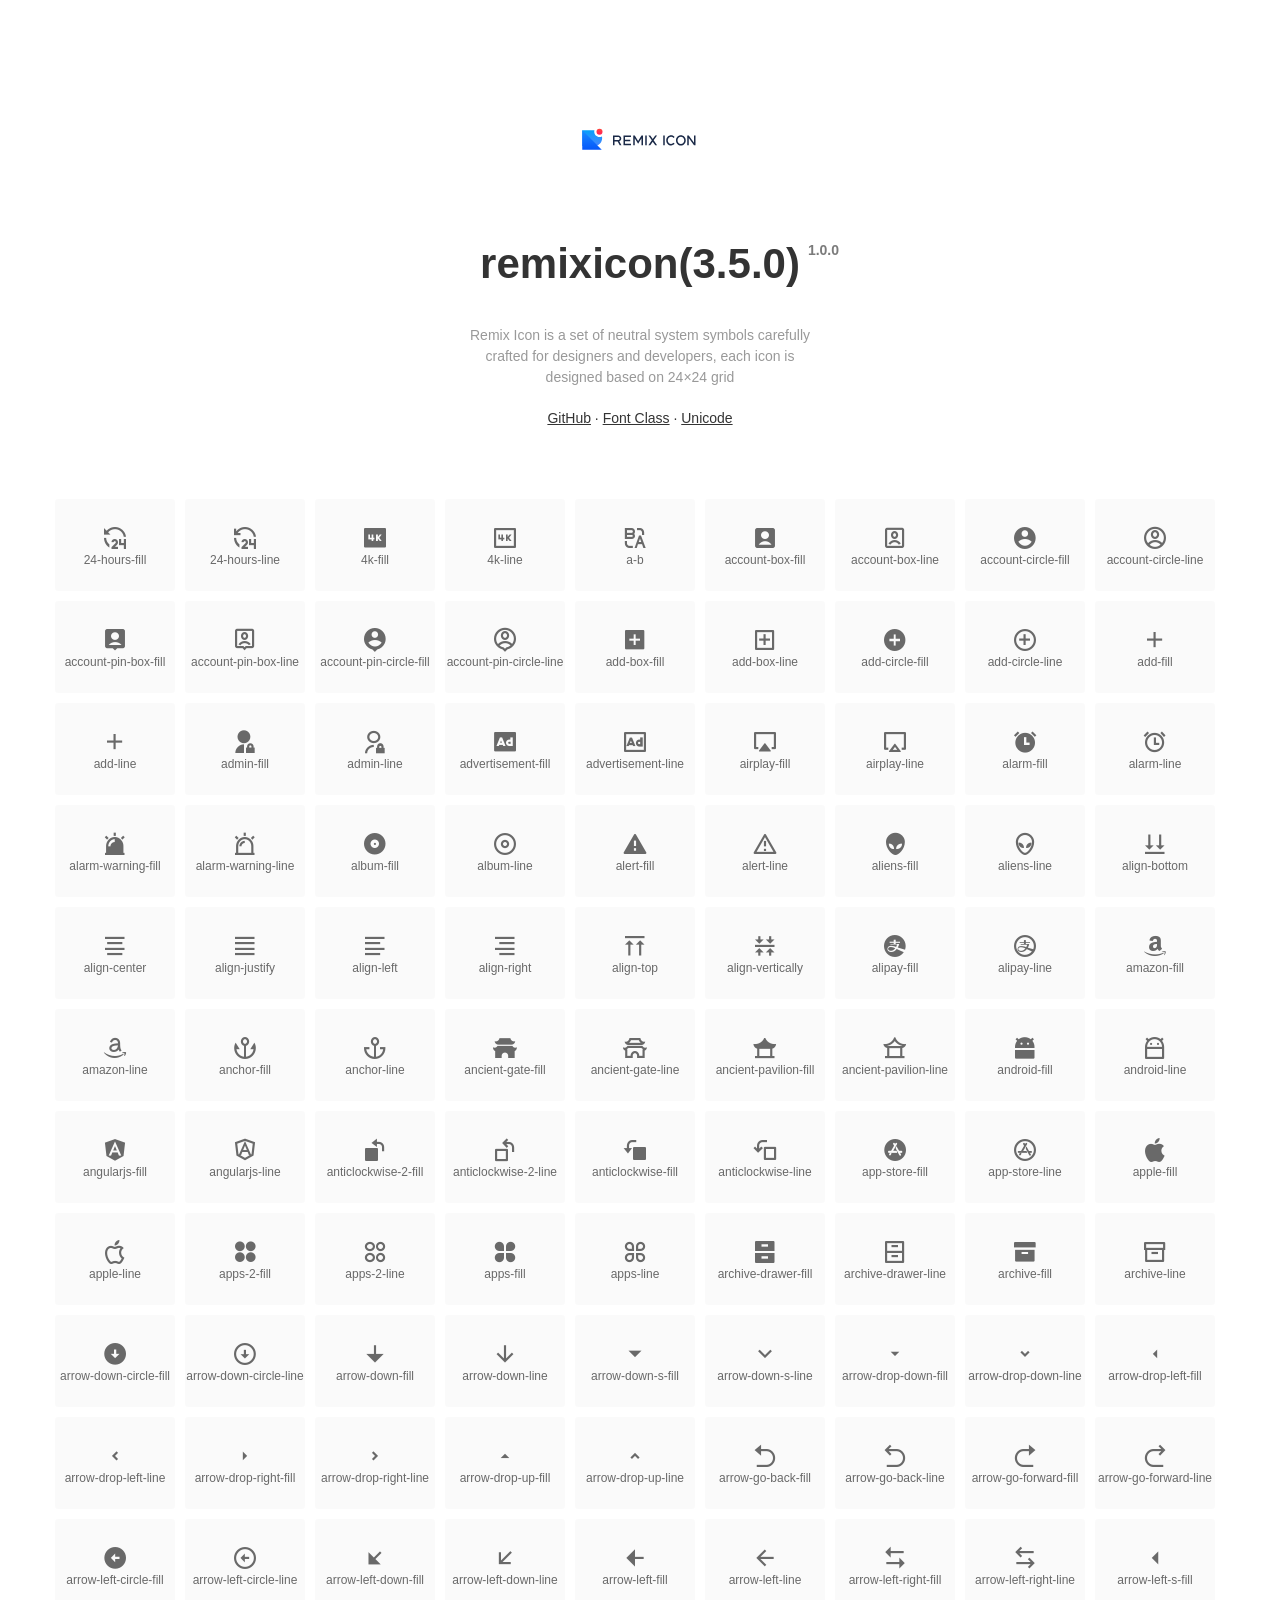
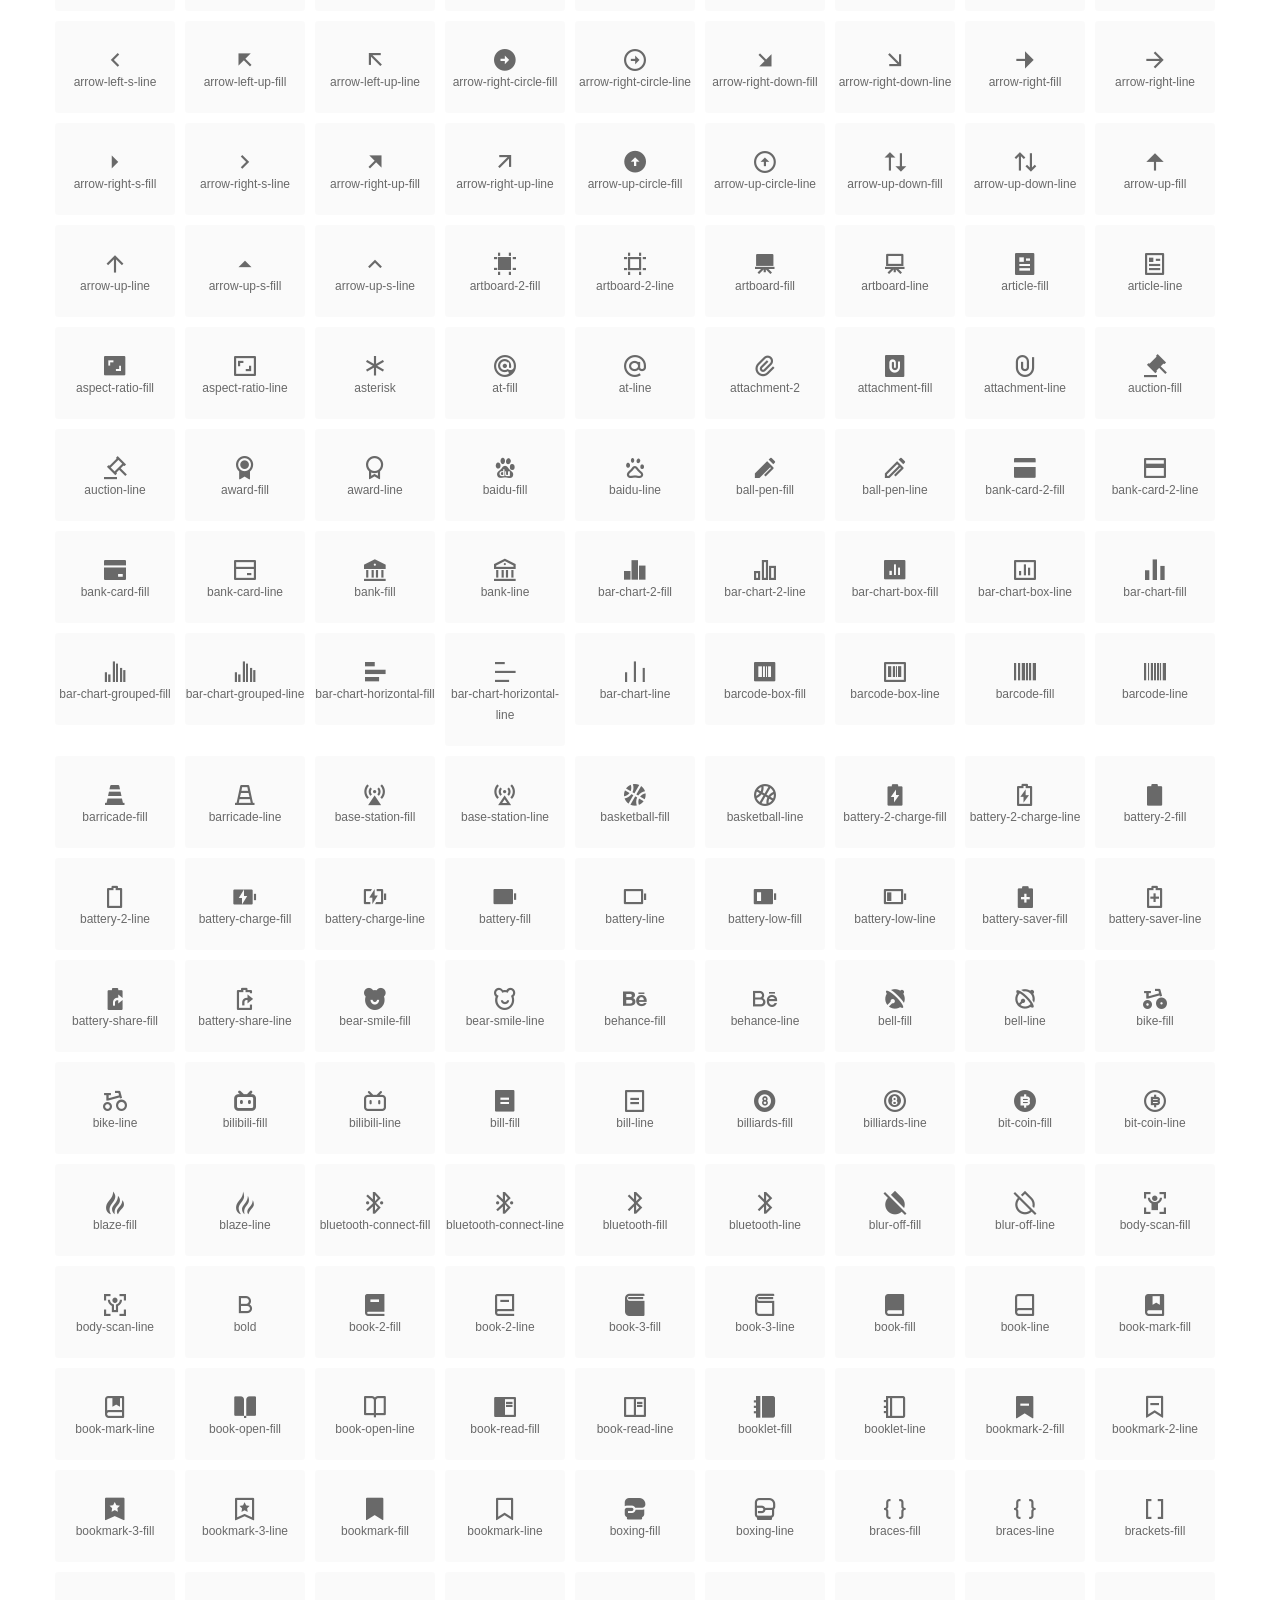
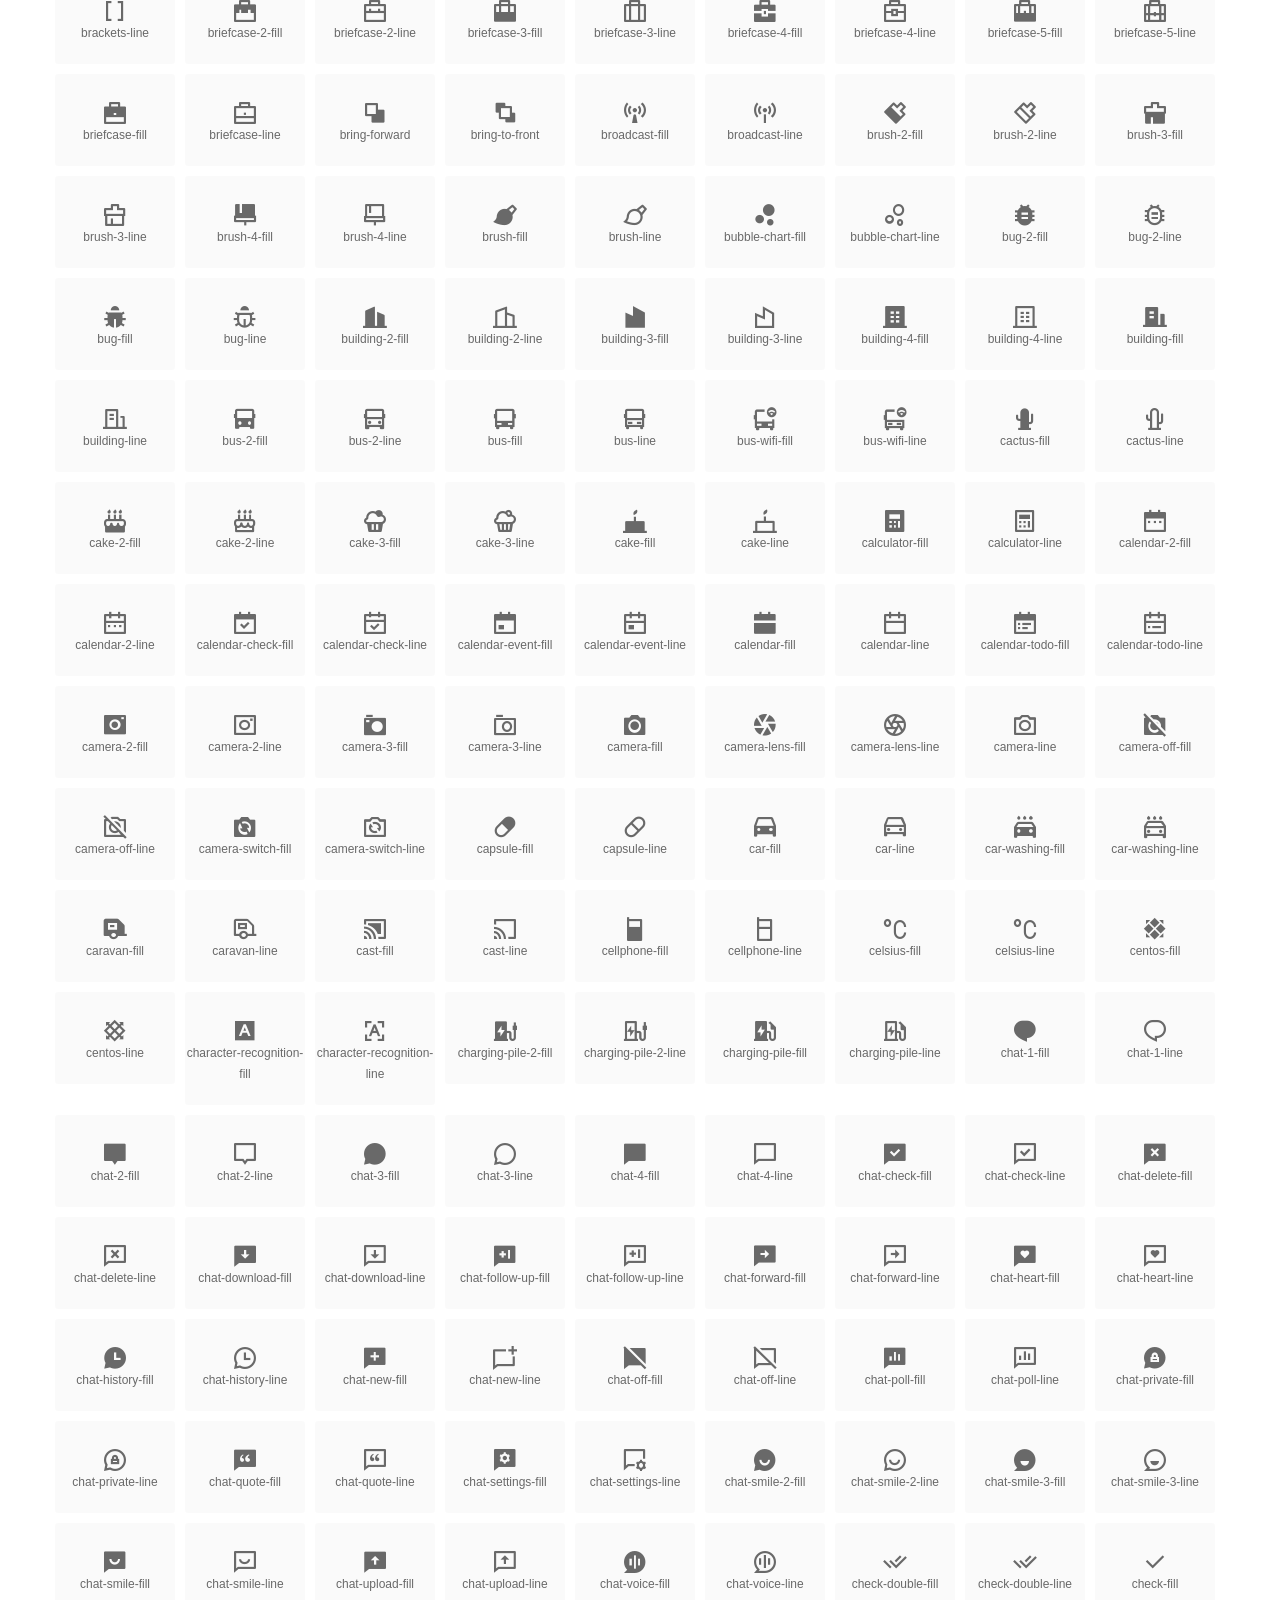
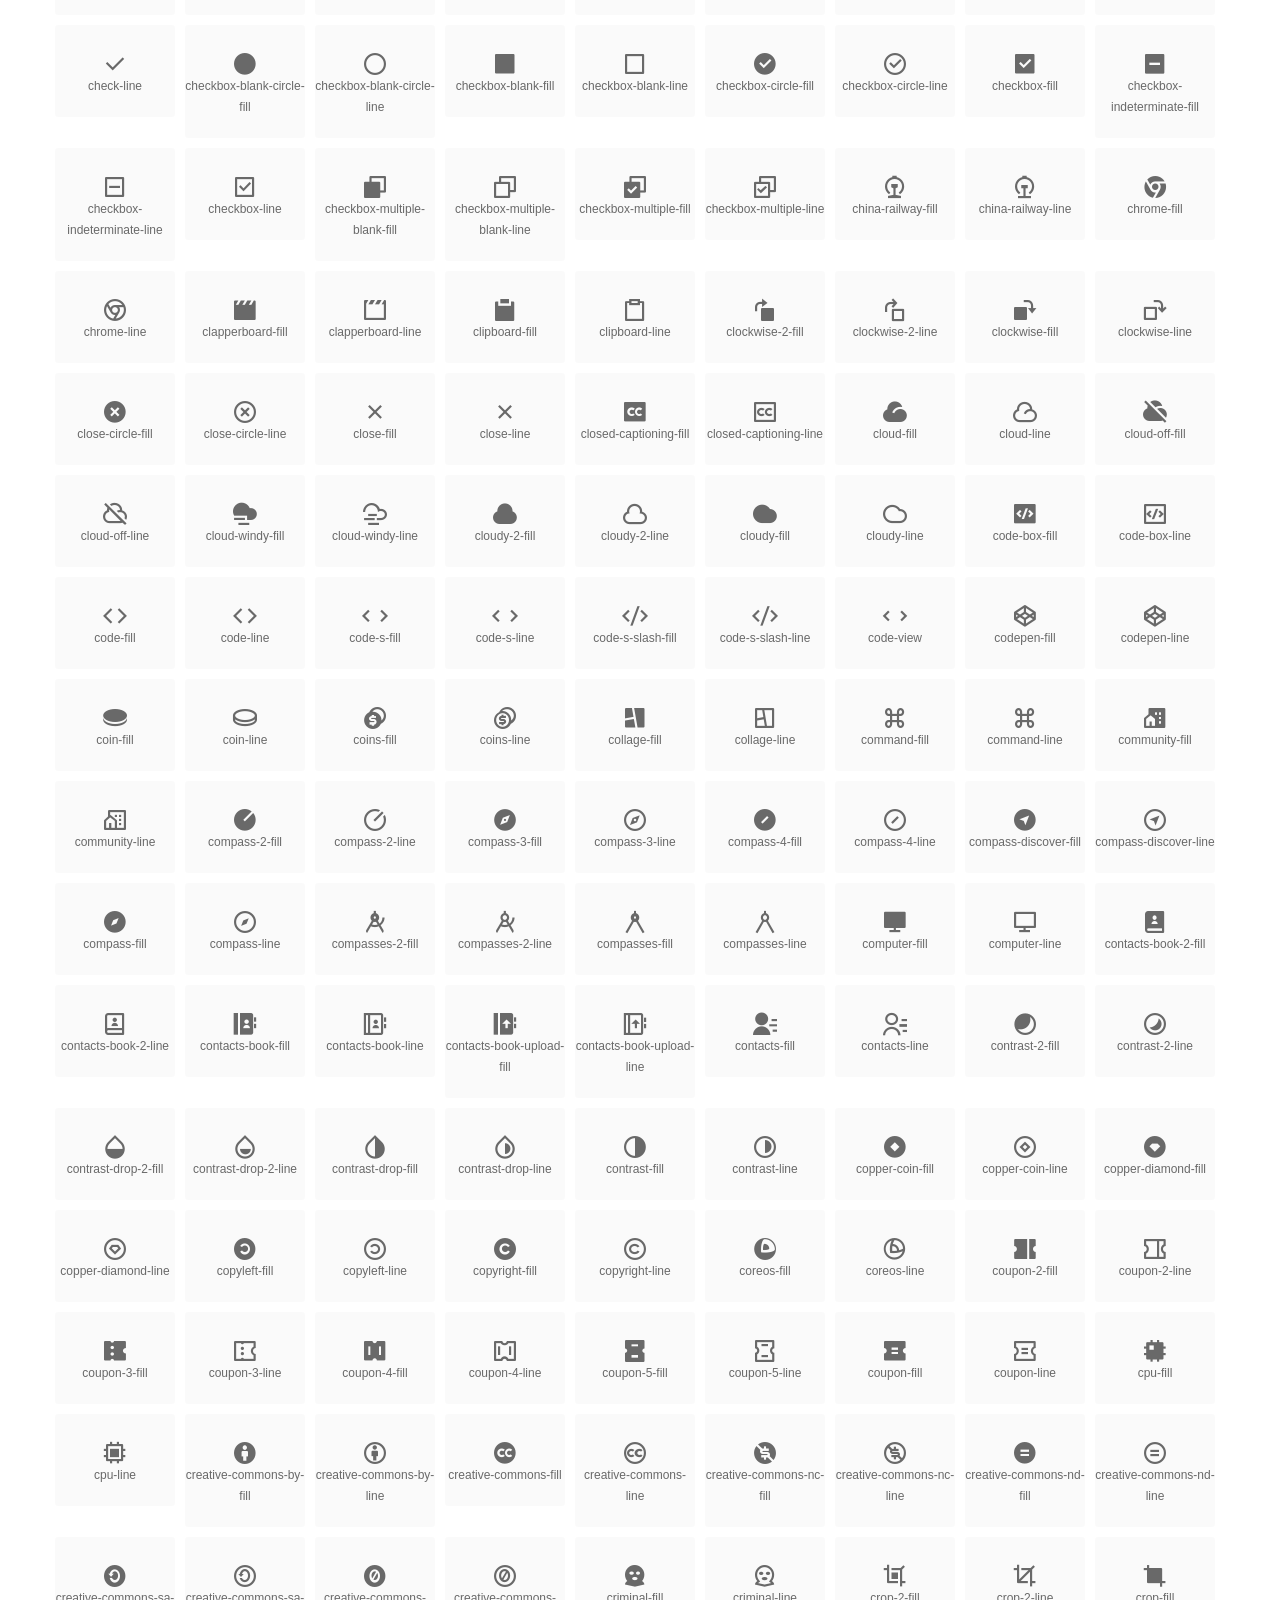
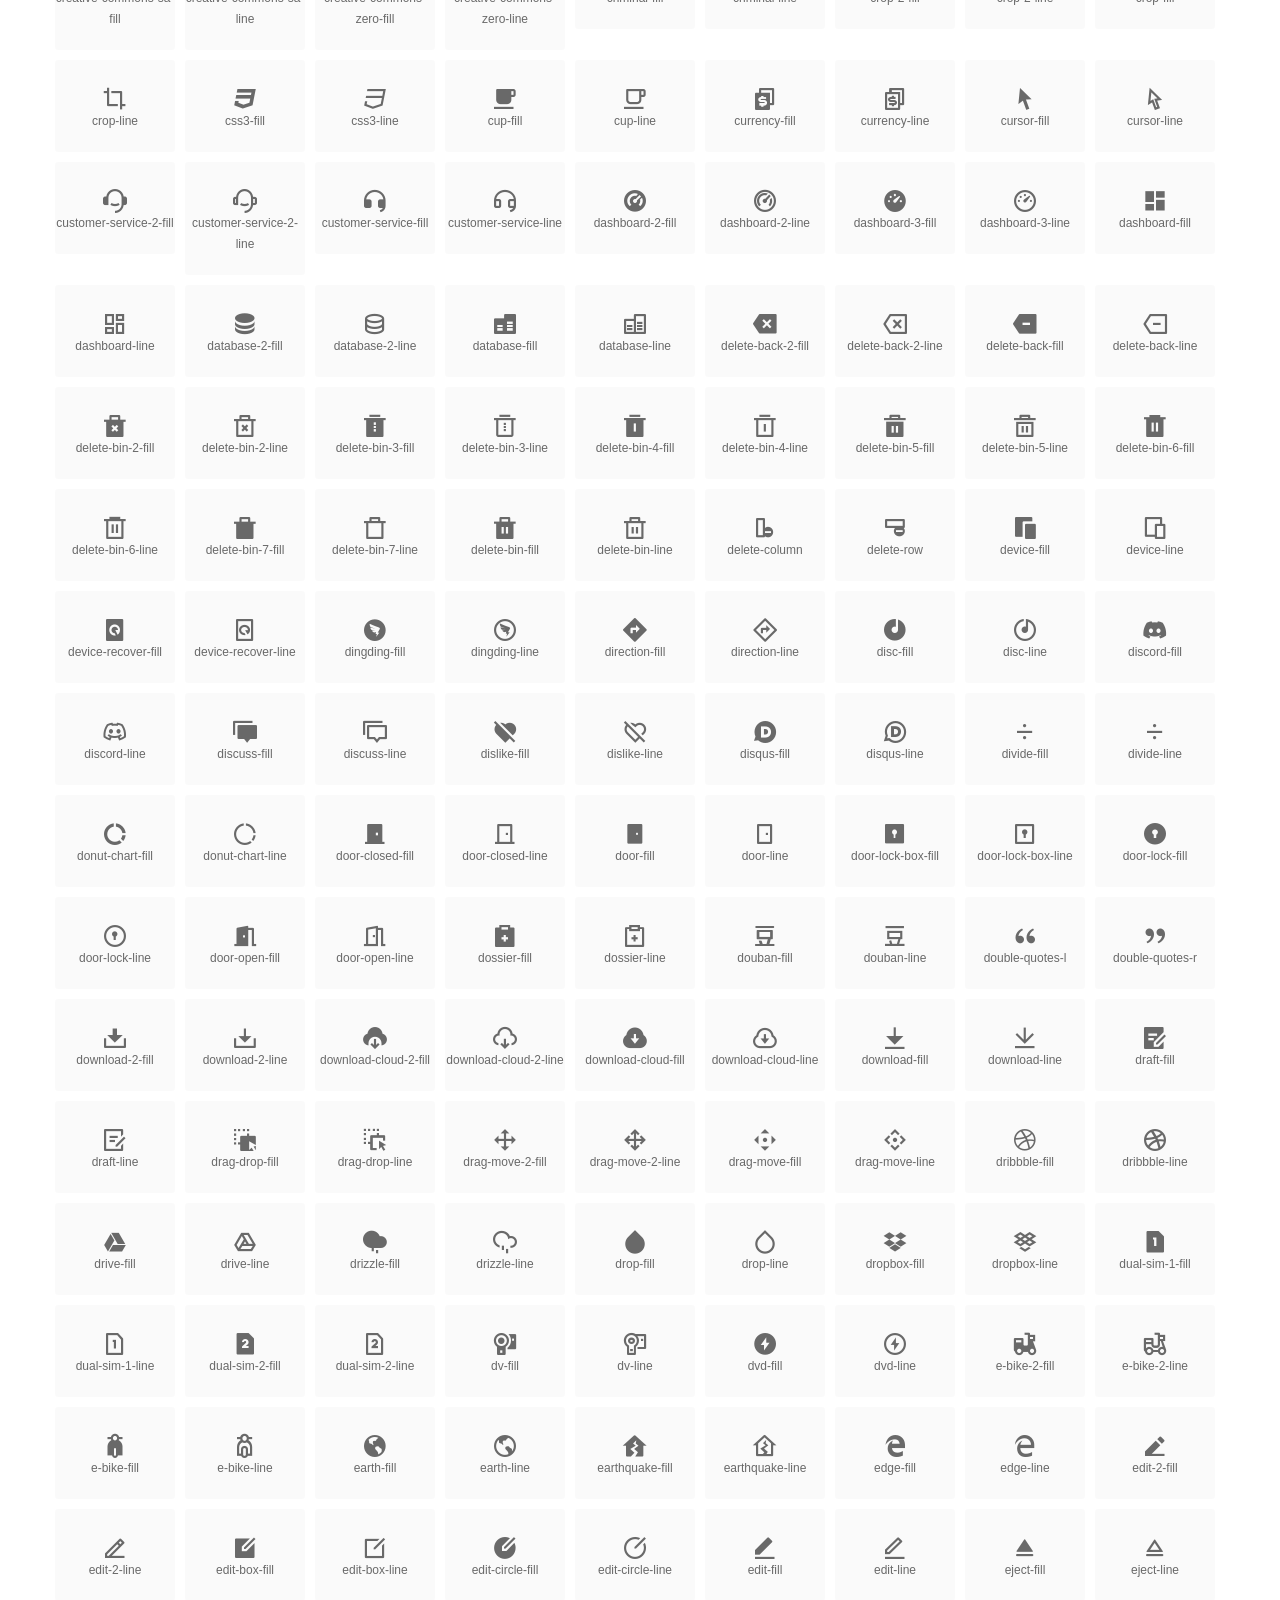
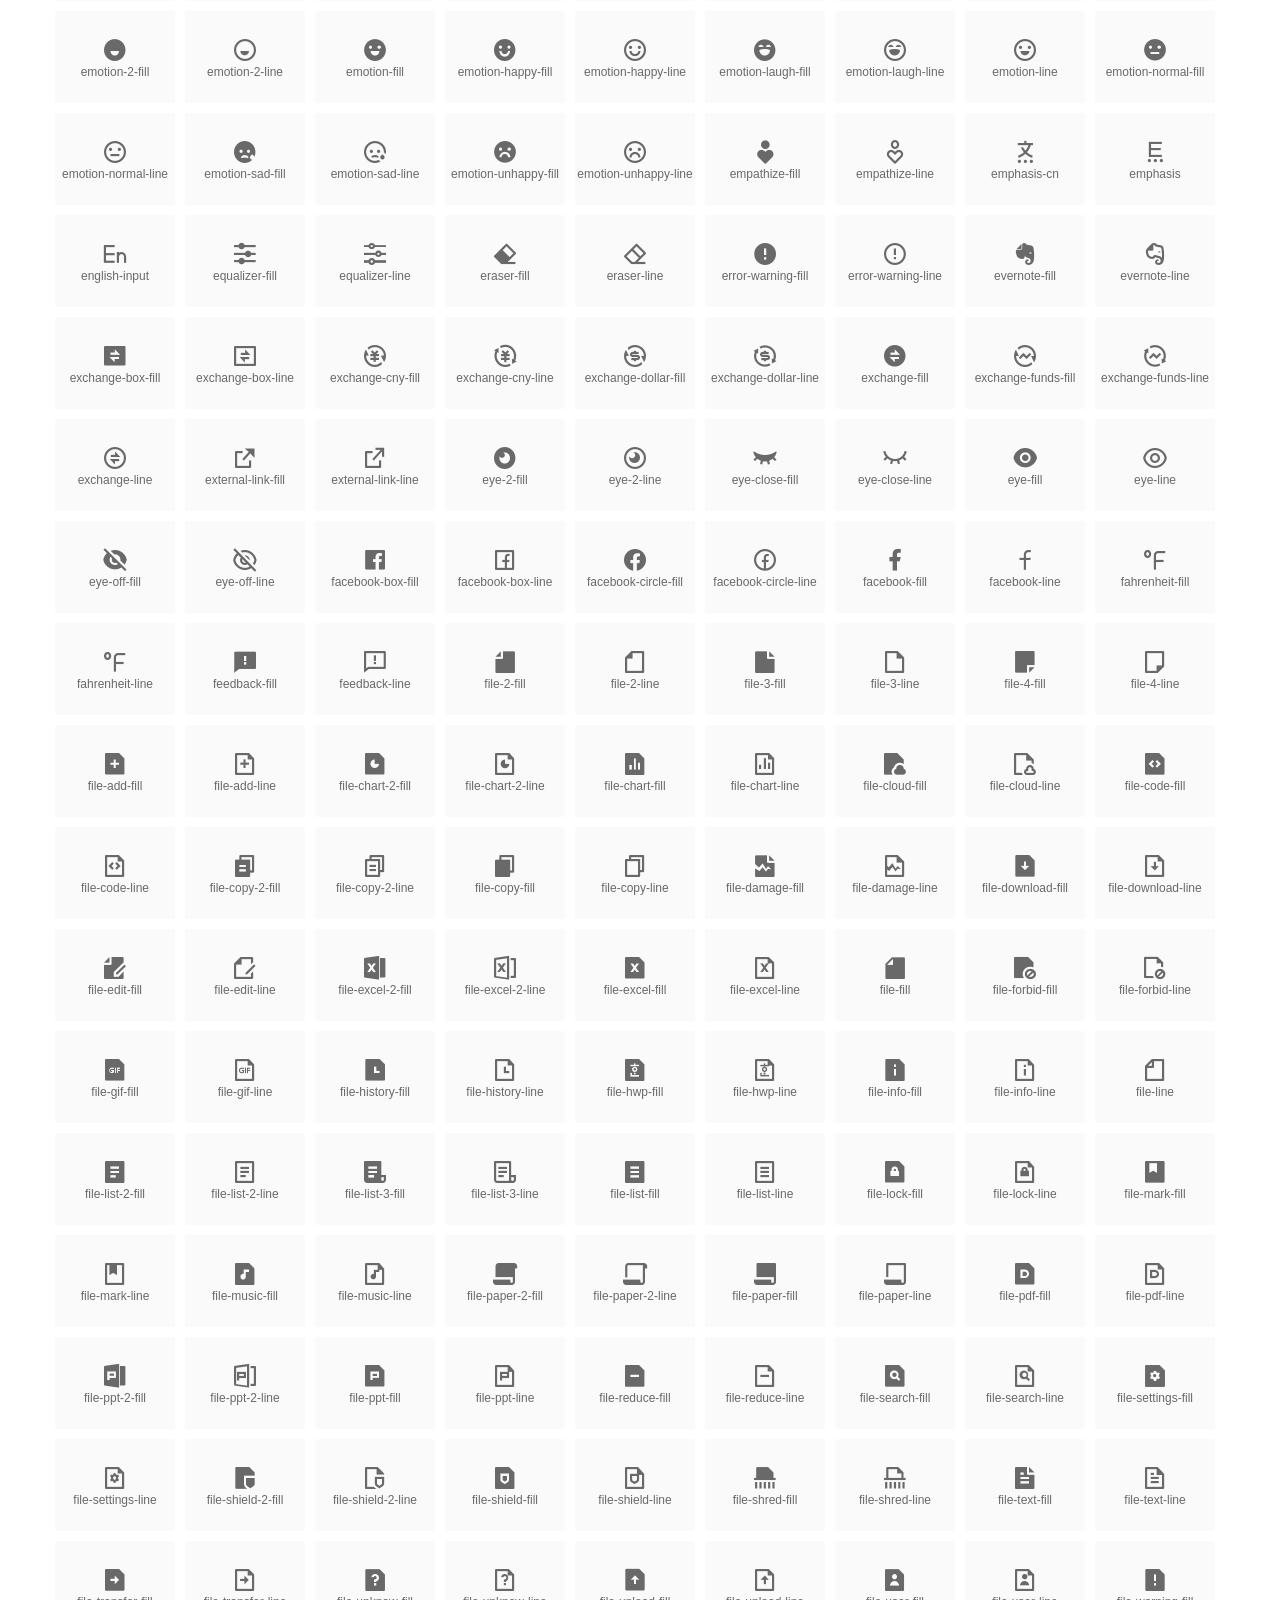
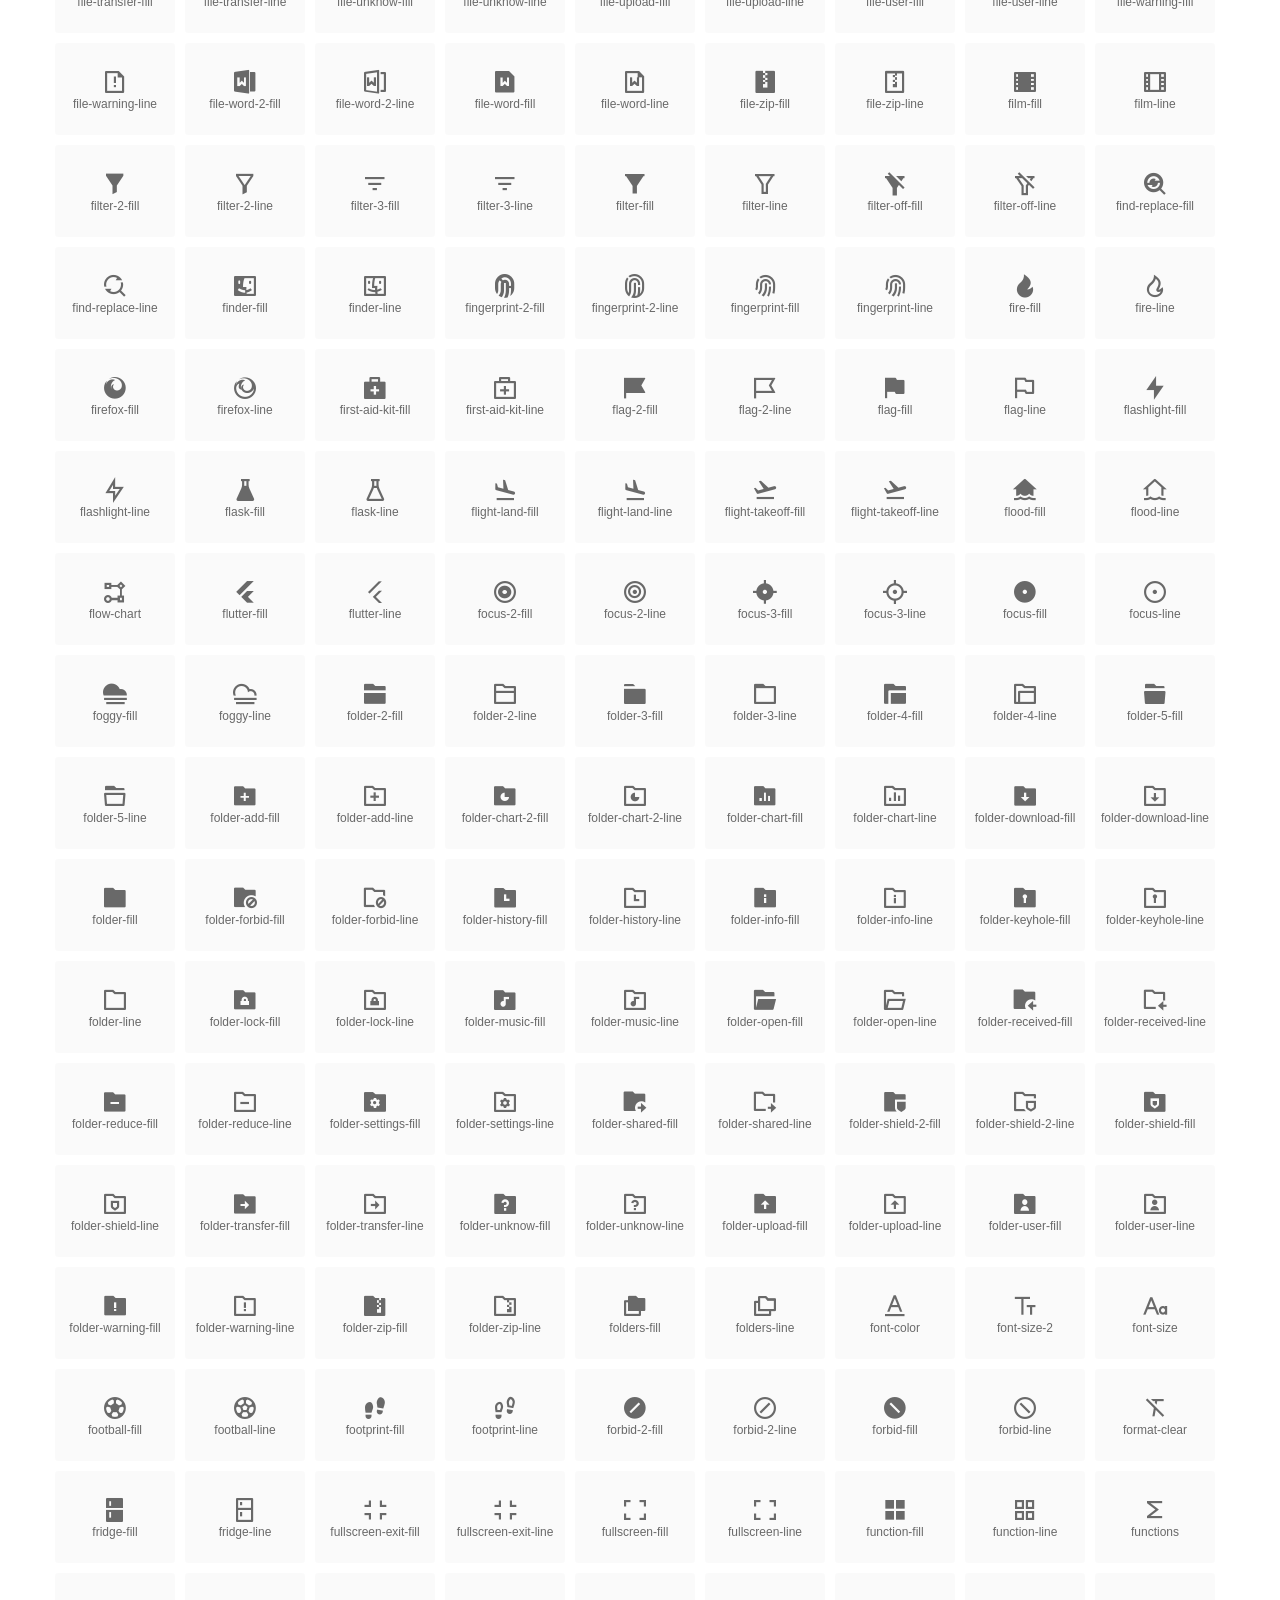
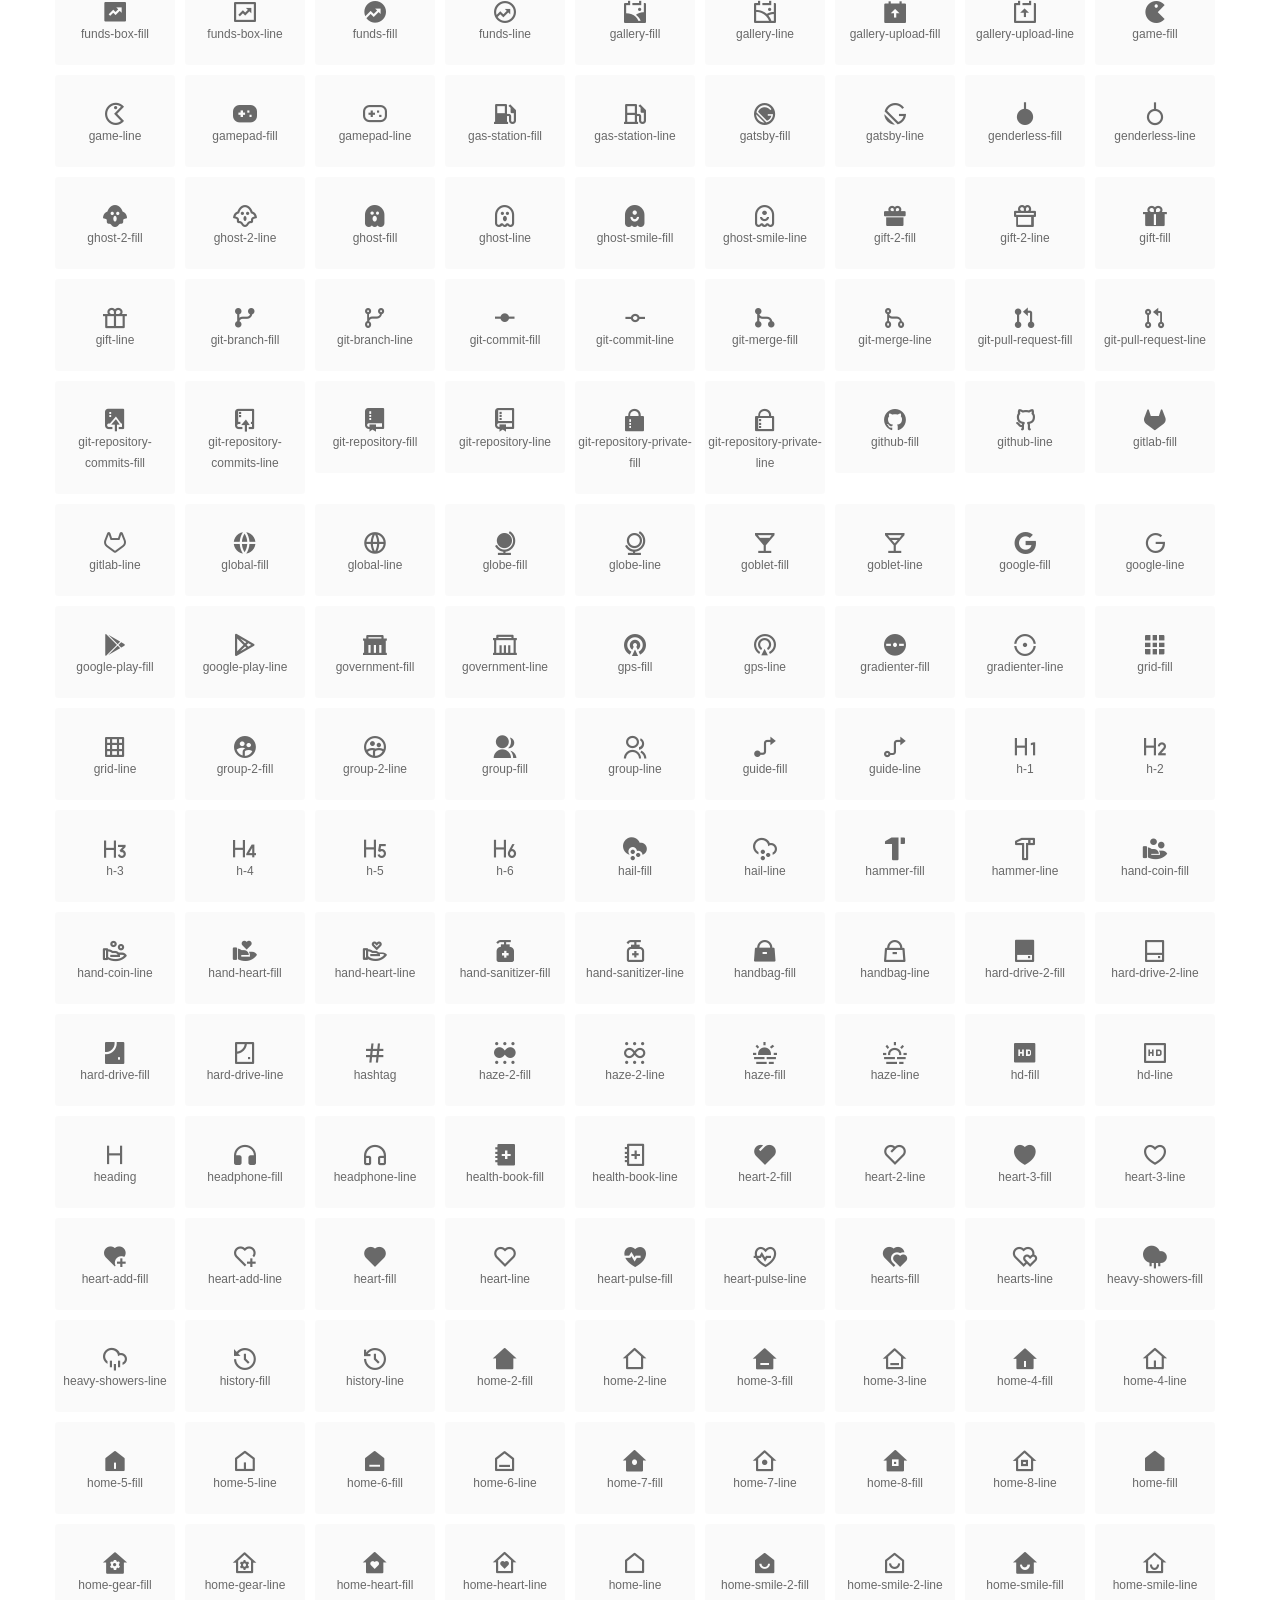
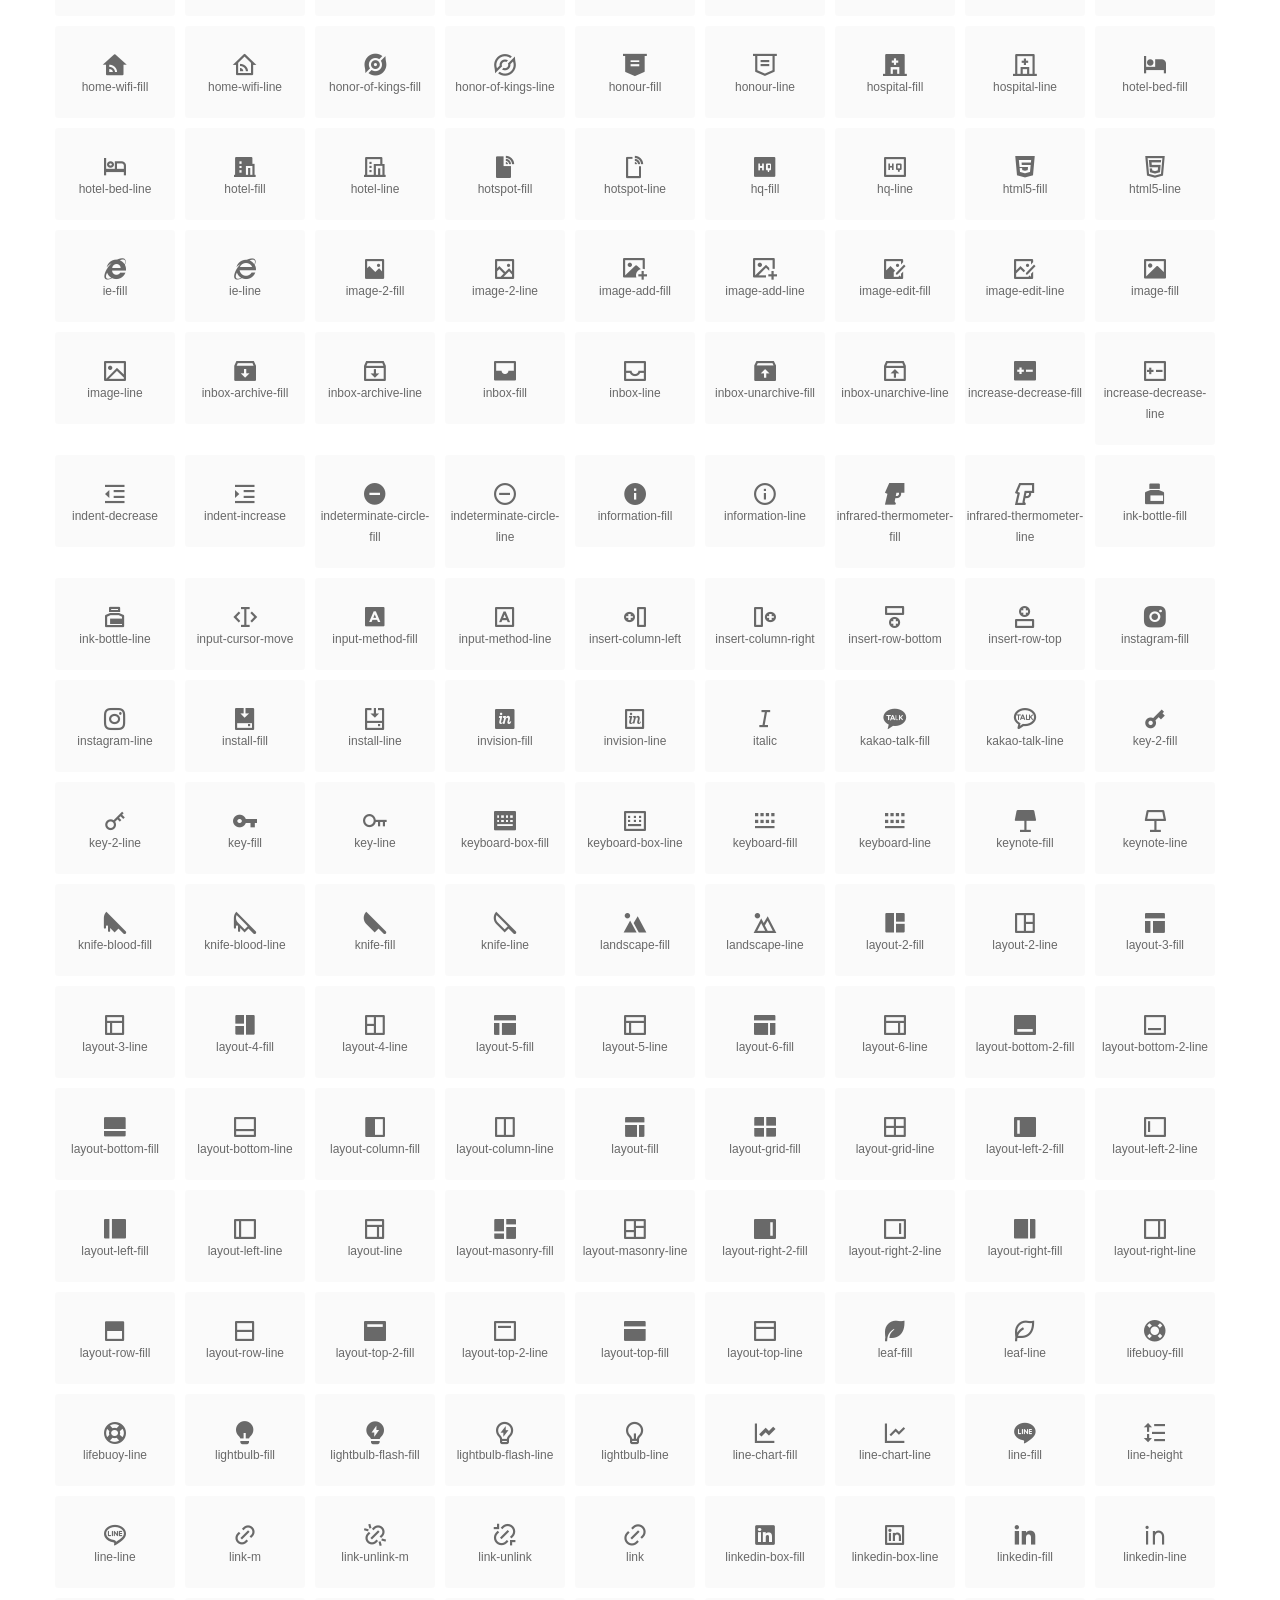
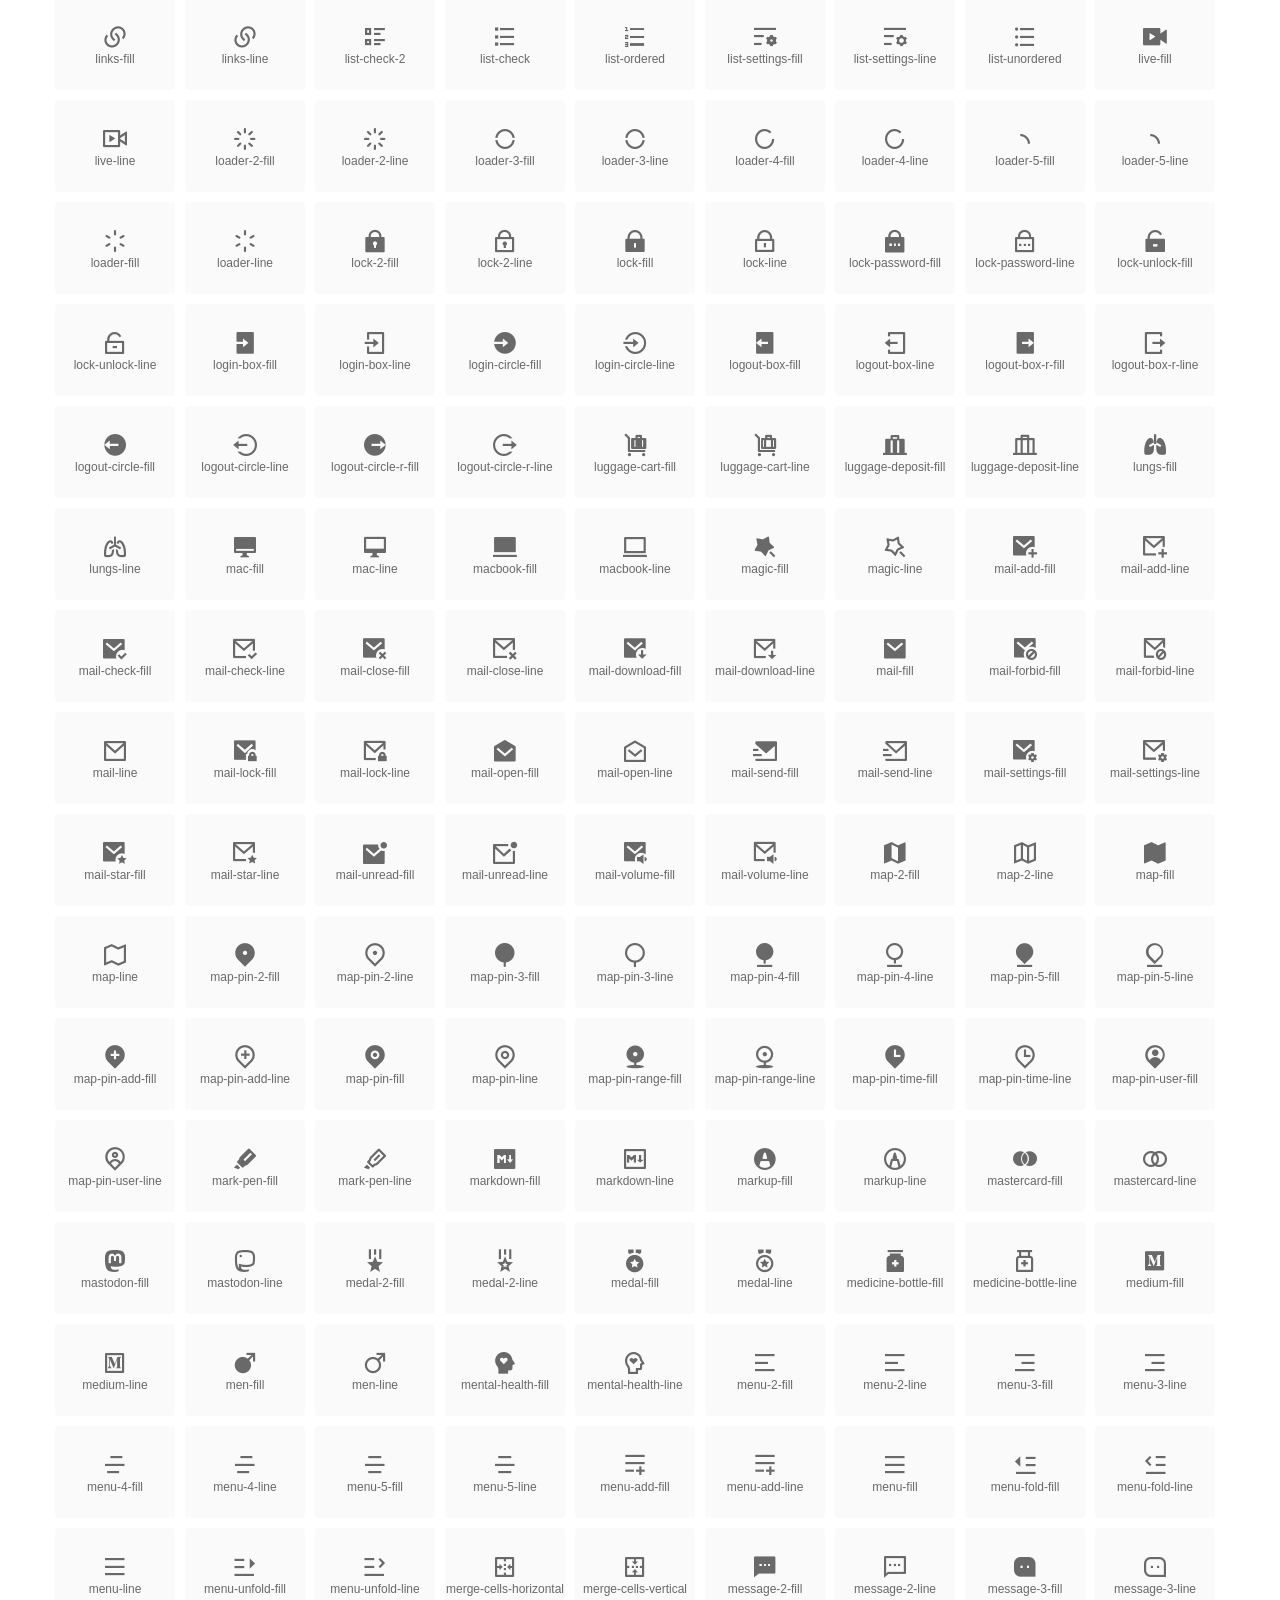
<file: public/assets/fonts/index-2.html>
<!DOCTYPE html>
<html lang="en">

<!-- Mirrored from charitfix.vercel.app/theme/assets/fonts/index.html by HTTrack Website Copier/3.x [XR&CO'2014], Wed, 10 Jan 2024 12:53:16 GMT -->
<!-- Added by HTTrack --><meta http-equiv="content-type" content="text/html;charset=utf-8" /><!-- /Added by HTTrack -->
<head>
  <meta charset="UTF-8">
  <title>remixicon(3.5.0)</title>
  <meta name="viewport" content="width=device-width,minimum-scale=1.0,maximum-scale=1.0,user-scalable=no">
   
  <meta name="description" content="Remix Icon is a set of neutral system symbols carefully crafted for designers and developers, each icon is designed based on 24×24 grid">
   
  <meta name="keywords" content="remixicon,TTF,EOT,WOFF,WOFF2,SVG">
  
  
  
  <link rel="stylesheet" href="remixicon.css" />
  
  <style>
    *{margin: 0;padding: 0;list-style: none;}
    body { color: #696969; font: 12px/1.5 tahoma, arial, \5b8b\4f53, sans-serif; }
    a { color: #333; text-decoration: underline; }
    a:hover { color: rgb(9, 73, 209); }
    .header { color: #333; text-align: center; padding: 80px 0 60px 0; min-height: 153px; font-size: 14px; }
    .header .logo svg { height: 120px; width: 120px; }
    .header h1 { font-size: 42px; padding: 26px 0 10px 0; }
    .header sup {font-size: 14px; margin: 8px 0 0 8px; position: absolute; color: #7b7b7b; }
    .info {
      color: #999;
      font-weight: normal;
      max-width: 346px;
      margin: 0 auto;
      padding: 20px 0;
      font-size: 14px;
    }

    .icons { max-width: 1190px; margin: 0 auto; }
    .icons ul { text-align: center; }
    .icons ul li {
      vertical-align: top;
      width: 120px;
      display: inline-block;
      text-align: center;
      background-color: rgba(0,0,0,.02);
      border-radius: 3px;
      padding: 29px 0 10px 0;
      margin-right: 10px;
      margin-top: 10px;
      transition: all 0.6s ease;
    }
    .icons ul li:hover { background-color: rgba(0,0,0,.06); }
    .icons ul li:hover span { color: #3c75e4; opacity: 1; }
    .icons ul li .unicode { color: #8c8c8c; opacity: 0.3; }
    .icons ul li h4 {
      font-weight: normal;
      padding: 10px 0 5px 0;
      display: block;
      color: #8c8c8c;
      font-size: 14px;
      line-height: 12px;
      opacity: 0.8;
    }
    .icons ul li:hover h4 { opacity: 1; }
    .icons ul li svg { width: 24px; height: 24px; }
    .icons ul li:hover { color: #3c75e4; }
    .footer { text-align: center; padding: 10px 0 90px 0; }
    .footer a { text-align: center; padding: 10px 0 90px 0; color: #696969;}
    .footer a:hover { color: #0949d1; }
    .links { text-align: center; padding: 50px 0 0 0; font-size: 14px; }
    
    .icons ul li.class-icon { font-size: 21px; line-height: 21px; padding-bottom: 20px; }
    .icons ul li.class-icon p{ font-size: 12px; }
    .icons ul li.class-icon [class^="ri-"]{ font-size: 26px; }
    
    
    
  </style>
  
</head>

<body>
  
  <div class="header">
    
    <div class="logo">
      <a href="index.html"><svg width="160" height="32" viewBox="0 0 160 32" fill="none" xmlns="http://www.w3.org/2000/svg">
<path d="M121.5 9.80005C123.33 9.80005 124.984 10.5797 126.165 11.8344L124.75 13.2496C123.929 12.3549 122.773 11.8 121.5 11.8C119.029 11.8 117 13.891 117 16.5C117 19.1091 119.029 21.2 121.5 21.2C122.773 21.2 123.929 20.6452 124.75 19.7505L126.165 21.1657C124.984 22.4204 123.33 23.2 121.5 23.2C117.91 23.2 115 20.2004 115 16.5C115 12.7997 117.91 9.80005 121.5 9.80005Z" fill="#1A2947"/>
<path d="M113 10V23H111V10H113Z" fill="#1A2947"/>
<path d="M154 23V9.99988H152L152 19.6019L144.997 9.99988L143 10.0039V23H145L145 13.3969L152 23H154Z" fill="#1A2947"/>
<path d="M68 10V12H60V15.5H67V17.5H60V21H68V23H58V10H68Z" fill="#1A2947"/>
<path d="M82 10L77.4999 17.201L73 10H71V23H73V13.775L77.4999 20.975L82 13.773V23H84V10H82Z" fill="#1A2947"/>
<path d="M89 10V23H87V10H89Z" fill="#1A2947"/>
<path d="M96.9999 14.7565L93.6689 9.99951H91.2279L95.7789 16.4995L91.2289 22.9995H93.6689L96.9999 18.2435L100.33 22.9995H102.772L98.2209 16.4995L102.773 9.99951H100.33L96.9999 14.7565Z" fill="#1A2947"/>
<path fill-rule="evenodd" clip-rule="evenodd" d="M141 16.5C141 12.7997 138.09 9.80005 134.5 9.80005C130.91 9.80005 128 12.7997 128 16.5C128 20.2004 130.91 23.2 134.5 23.2C138.09 23.2 141 20.2004 141 16.5ZM130 16.5C130 13.891 132.029 11.8 134.5 11.8C136.971 11.8 139 13.891 139 16.5C139 19.1091 136.971 21.2 134.5 21.2C132.029 21.2 130 19.1091 130 16.5Z" fill="#1A2947"/>
<path fill-rule="evenodd" clip-rule="evenodd" d="M51 10C53.2091 10 55 11.7909 55 14C55 15.7175 53.9176 17.1821 52.3977 17.749L55.1901 22.999H52.9251L50.267 18H46V23H44V10H51ZM46 11.999V15.999L51 16C52.1046 16 53 15.1046 53 14C53 12.8955 52.1 12 51 12L46 11.999Z" fill="#1A2947"/>
<path fill-rule="evenodd" clip-rule="evenodd" d="M19.2887 3.00389C19.1928 3.0013 19.0965 3 19 3H3V24H19C24.799 24 29.5 19.299 29.5 13.5C29.5 12.7108 29.4129 11.942 29.2479 11.2025C28.2772 11.7119 27.1722 12 26 12C22.134 12 19 8.86599 19 5C19 4.30645 19.1009 3.63646 19.2887 3.00389Z" fill="url(#paint0_linear_960_1054)"/>
<g filter="url(#filter0_b_960_1054)">
<path fill-rule="evenodd" clip-rule="evenodd" d="M3 3L29 29H3V3Z" fill="url(#paint1_linear_960_1054)"/>
</g>
<circle cx="26" cy="5" r="4" fill="url(#paint2_linear_960_1054)"/>
<defs>
<filter id="filter0_b_960_1054" x="-2.43656" y="-2.43656" width="36.8731" height="36.8731" filterUnits="userSpaceOnUse" color-interpolation-filters="sRGB">
<feFlood flood-opacity="0" result="BackgroundImageFix"/>
<feGaussianBlur in="BackgroundImage" stdDeviation="2.71828"/>
<feComposite in2="SourceAlpha" operator="in" result="effect1_backgroundBlur_960_1054"/>
<feBlend mode="normal" in="SourceGraphic" in2="effect1_backgroundBlur_960_1054" result="shape"/>
</filter>
<linearGradient id="paint0_linear_960_1054" x1="3" y1="3" x2="3" y2="24" gradientUnits="userSpaceOnUse">
<stop stop-color="#05A0FA"/>
<stop offset="1" stop-color="#4785FF"/>
</linearGradient>
<linearGradient id="paint1_linear_960_1054" x1="3" y1="3" x2="3" y2="29" gradientUnits="userSpaceOnUse">
<stop stop-color="#1A8CFF"/>
<stop offset="1" stop-color="#0557FA"/>
</linearGradient>
<linearGradient id="paint2_linear_960_1054" x1="22" y1="1" x2="22" y2="9" gradientUnits="userSpaceOnUse">
<stop stop-color="#FF463A"/>
<stop offset="1" stop-color="#FF1F5A"/>
</linearGradient>
</defs>
</svg>
</a>
    </div>
    
    <h1>remixicon(3.5.0)<sup>1.0.0</sup></h1>
    <div class="info">
      Remix Icon is a set of neutral system symbols carefully crafted for designers and developers, each icon is designed based on 24×24 grid
    </div>
    <p>
      
      <a href="https://github.com/Remix-Design/remixicon.git">GitHub</a> · 
      
      <a href="index-2.html">Font Class</a> · 
      
      <a href="unicode.html">Unicode</a>
      
    </p>
  </div>
  <div class="icons">
    <ul>
      <li class="class-icon"><i class="ri-24-hours-fill"></i><p class="name">24-hours-fill</p></li><li class="class-icon"><i class="ri-24-hours-line"></i><p class="name">24-hours-line</p></li><li class="class-icon"><i class="ri-4k-fill"></i><p class="name">4k-fill</p></li><li class="class-icon"><i class="ri-4k-line"></i><p class="name">4k-line</p></li><li class="class-icon"><i class="ri-a-b"></i><p class="name">a-b</p></li><li class="class-icon"><i class="ri-account-box-fill"></i><p class="name">account-box-fill</p></li><li class="class-icon"><i class="ri-account-box-line"></i><p class="name">account-box-line</p></li><li class="class-icon"><i class="ri-account-circle-fill"></i><p class="name">account-circle-fill</p></li><li class="class-icon"><i class="ri-account-circle-line"></i><p class="name">account-circle-line</p></li><li class="class-icon"><i class="ri-account-pin-box-fill"></i><p class="name">account-pin-box-fill</p></li><li class="class-icon"><i class="ri-account-pin-box-line"></i><p class="name">account-pin-box-line</p></li><li class="class-icon"><i class="ri-account-pin-circle-fill"></i><p class="name">account-pin-circle-fill</p></li><li class="class-icon"><i class="ri-account-pin-circle-line"></i><p class="name">account-pin-circle-line</p></li><li class="class-icon"><i class="ri-add-box-fill"></i><p class="name">add-box-fill</p></li><li class="class-icon"><i class="ri-add-box-line"></i><p class="name">add-box-line</p></li><li class="class-icon"><i class="ri-add-circle-fill"></i><p class="name">add-circle-fill</p></li><li class="class-icon"><i class="ri-add-circle-line"></i><p class="name">add-circle-line</p></li><li class="class-icon"><i class="ri-add-fill"></i><p class="name">add-fill</p></li><li class="class-icon"><i class="ri-add-line"></i><p class="name">add-line</p></li><li class="class-icon"><i class="ri-admin-fill"></i><p class="name">admin-fill</p></li><li class="class-icon"><i class="ri-admin-line"></i><p class="name">admin-line</p></li><li class="class-icon"><i class="ri-advertisement-fill"></i><p class="name">advertisement-fill</p></li><li class="class-icon"><i class="ri-advertisement-line"></i><p class="name">advertisement-line</p></li><li class="class-icon"><i class="ri-airplay-fill"></i><p class="name">airplay-fill</p></li><li class="class-icon"><i class="ri-airplay-line"></i><p class="name">airplay-line</p></li><li class="class-icon"><i class="ri-alarm-fill"></i><p class="name">alarm-fill</p></li><li class="class-icon"><i class="ri-alarm-line"></i><p class="name">alarm-line</p></li><li class="class-icon"><i class="ri-alarm-warning-fill"></i><p class="name">alarm-warning-fill</p></li><li class="class-icon"><i class="ri-alarm-warning-line"></i><p class="name">alarm-warning-line</p></li><li class="class-icon"><i class="ri-album-fill"></i><p class="name">album-fill</p></li><li class="class-icon"><i class="ri-album-line"></i><p class="name">album-line</p></li><li class="class-icon"><i class="ri-alert-fill"></i><p class="name">alert-fill</p></li><li class="class-icon"><i class="ri-alert-line"></i><p class="name">alert-line</p></li><li class="class-icon"><i class="ri-aliens-fill"></i><p class="name">aliens-fill</p></li><li class="class-icon"><i class="ri-aliens-line"></i><p class="name">aliens-line</p></li><li class="class-icon"><i class="ri-align-bottom"></i><p class="name">align-bottom</p></li><li class="class-icon"><i class="ri-align-center"></i><p class="name">align-center</p></li><li class="class-icon"><i class="ri-align-justify"></i><p class="name">align-justify</p></li><li class="class-icon"><i class="ri-align-left"></i><p class="name">align-left</p></li><li class="class-icon"><i class="ri-align-right"></i><p class="name">align-right</p></li><li class="class-icon"><i class="ri-align-top"></i><p class="name">align-top</p></li><li class="class-icon"><i class="ri-align-vertically"></i><p class="name">align-vertically</p></li><li class="class-icon"><i class="ri-alipay-fill"></i><p class="name">alipay-fill</p></li><li class="class-icon"><i class="ri-alipay-line"></i><p class="name">alipay-line</p></li><li class="class-icon"><i class="ri-amazon-fill"></i><p class="name">amazon-fill</p></li><li class="class-icon"><i class="ri-amazon-line"></i><p class="name">amazon-line</p></li><li class="class-icon"><i class="ri-anchor-fill"></i><p class="name">anchor-fill</p></li><li class="class-icon"><i class="ri-anchor-line"></i><p class="name">anchor-line</p></li><li class="class-icon"><i class="ri-ancient-gate-fill"></i><p class="name">ancient-gate-fill</p></li><li class="class-icon"><i class="ri-ancient-gate-line"></i><p class="name">ancient-gate-line</p></li><li class="class-icon"><i class="ri-ancient-pavilion-fill"></i><p class="name">ancient-pavilion-fill</p></li><li class="class-icon"><i class="ri-ancient-pavilion-line"></i><p class="name">ancient-pavilion-line</p></li><li class="class-icon"><i class="ri-android-fill"></i><p class="name">android-fill</p></li><li class="class-icon"><i class="ri-android-line"></i><p class="name">android-line</p></li><li class="class-icon"><i class="ri-angularjs-fill"></i><p class="name">angularjs-fill</p></li><li class="class-icon"><i class="ri-angularjs-line"></i><p class="name">angularjs-line</p></li><li class="class-icon"><i class="ri-anticlockwise-2-fill"></i><p class="name">anticlockwise-2-fill</p></li><li class="class-icon"><i class="ri-anticlockwise-2-line"></i><p class="name">anticlockwise-2-line</p></li><li class="class-icon"><i class="ri-anticlockwise-fill"></i><p class="name">anticlockwise-fill</p></li><li class="class-icon"><i class="ri-anticlockwise-line"></i><p class="name">anticlockwise-line</p></li><li class="class-icon"><i class="ri-app-store-fill"></i><p class="name">app-store-fill</p></li><li class="class-icon"><i class="ri-app-store-line"></i><p class="name">app-store-line</p></li><li class="class-icon"><i class="ri-apple-fill"></i><p class="name">apple-fill</p></li><li class="class-icon"><i class="ri-apple-line"></i><p class="name">apple-line</p></li><li class="class-icon"><i class="ri-apps-2-fill"></i><p class="name">apps-2-fill</p></li><li class="class-icon"><i class="ri-apps-2-line"></i><p class="name">apps-2-line</p></li><li class="class-icon"><i class="ri-apps-fill"></i><p class="name">apps-fill</p></li><li class="class-icon"><i class="ri-apps-line"></i><p class="name">apps-line</p></li><li class="class-icon"><i class="ri-archive-drawer-fill"></i><p class="name">archive-drawer-fill</p></li><li class="class-icon"><i class="ri-archive-drawer-line"></i><p class="name">archive-drawer-line</p></li><li class="class-icon"><i class="ri-archive-fill"></i><p class="name">archive-fill</p></li><li class="class-icon"><i class="ri-archive-line"></i><p class="name">archive-line</p></li><li class="class-icon"><i class="ri-arrow-down-circle-fill"></i><p class="name">arrow-down-circle-fill</p></li><li class="class-icon"><i class="ri-arrow-down-circle-line"></i><p class="name">arrow-down-circle-line</p></li><li class="class-icon"><i class="ri-arrow-down-fill"></i><p class="name">arrow-down-fill</p></li><li class="class-icon"><i class="ri-arrow-down-line"></i><p class="name">arrow-down-line</p></li><li class="class-icon"><i class="ri-arrow-down-s-fill"></i><p class="name">arrow-down-s-fill</p></li><li class="class-icon"><i class="ri-arrow-down-s-line"></i><p class="name">arrow-down-s-line</p></li><li class="class-icon"><i class="ri-arrow-drop-down-fill"></i><p class="name">arrow-drop-down-fill</p></li><li class="class-icon"><i class="ri-arrow-drop-down-line"></i><p class="name">arrow-drop-down-line</p></li><li class="class-icon"><i class="ri-arrow-drop-left-fill"></i><p class="name">arrow-drop-left-fill</p></li><li class="class-icon"><i class="ri-arrow-drop-left-line"></i><p class="name">arrow-drop-left-line</p></li><li class="class-icon"><i class="ri-arrow-drop-right-fill"></i><p class="name">arrow-drop-right-fill</p></li><li class="class-icon"><i class="ri-arrow-drop-right-line"></i><p class="name">arrow-drop-right-line</p></li><li class="class-icon"><i class="ri-arrow-drop-up-fill"></i><p class="name">arrow-drop-up-fill</p></li><li class="class-icon"><i class="ri-arrow-drop-up-line"></i><p class="name">arrow-drop-up-line</p></li><li class="class-icon"><i class="ri-arrow-go-back-fill"></i><p class="name">arrow-go-back-fill</p></li><li class="class-icon"><i class="ri-arrow-go-back-line"></i><p class="name">arrow-go-back-line</p></li><li class="class-icon"><i class="ri-arrow-go-forward-fill"></i><p class="name">arrow-go-forward-fill</p></li><li class="class-icon"><i class="ri-arrow-go-forward-line"></i><p class="name">arrow-go-forward-line</p></li><li class="class-icon"><i class="ri-arrow-left-circle-fill"></i><p class="name">arrow-left-circle-fill</p></li><li class="class-icon"><i class="ri-arrow-left-circle-line"></i><p class="name">arrow-left-circle-line</p></li><li class="class-icon"><i class="ri-arrow-left-down-fill"></i><p class="name">arrow-left-down-fill</p></li><li class="class-icon"><i class="ri-arrow-left-down-line"></i><p class="name">arrow-left-down-line</p></li><li class="class-icon"><i class="ri-arrow-left-fill"></i><p class="name">arrow-left-fill</p></li><li class="class-icon"><i class="ri-arrow-left-line"></i><p class="name">arrow-left-line</p></li><li class="class-icon"><i class="ri-arrow-left-right-fill"></i><p class="name">arrow-left-right-fill</p></li><li class="class-icon"><i class="ri-arrow-left-right-line"></i><p class="name">arrow-left-right-line</p></li><li class="class-icon"><i class="ri-arrow-left-s-fill"></i><p class="name">arrow-left-s-fill</p></li><li class="class-icon"><i class="ri-arrow-left-s-line"></i><p class="name">arrow-left-s-line</p></li><li class="class-icon"><i class="ri-arrow-left-up-fill"></i><p class="name">arrow-left-up-fill</p></li><li class="class-icon"><i class="ri-arrow-left-up-line"></i><p class="name">arrow-left-up-line</p></li><li class="class-icon"><i class="ri-arrow-right-circle-fill"></i><p class="name">arrow-right-circle-fill</p></li><li class="class-icon"><i class="ri-arrow-right-circle-line"></i><p class="name">arrow-right-circle-line</p></li><li class="class-icon"><i class="ri-arrow-right-down-fill"></i><p class="name">arrow-right-down-fill</p></li><li class="class-icon"><i class="ri-arrow-right-down-line"></i><p class="name">arrow-right-down-line</p></li><li class="class-icon"><i class="ri-arrow-right-fill"></i><p class="name">arrow-right-fill</p></li><li class="class-icon"><i class="ri-arrow-right-line"></i><p class="name">arrow-right-line</p></li><li class="class-icon"><i class="ri-arrow-right-s-fill"></i><p class="name">arrow-right-s-fill</p></li><li class="class-icon"><i class="ri-arrow-right-s-line"></i><p class="name">arrow-right-s-line</p></li><li class="class-icon"><i class="ri-arrow-right-up-fill"></i><p class="name">arrow-right-up-fill</p></li><li class="class-icon"><i class="ri-arrow-right-up-line"></i><p class="name">arrow-right-up-line</p></li><li class="class-icon"><i class="ri-arrow-up-circle-fill"></i><p class="name">arrow-up-circle-fill</p></li><li class="class-icon"><i class="ri-arrow-up-circle-line"></i><p class="name">arrow-up-circle-line</p></li><li class="class-icon"><i class="ri-arrow-up-down-fill"></i><p class="name">arrow-up-down-fill</p></li><li class="class-icon"><i class="ri-arrow-up-down-line"></i><p class="name">arrow-up-down-line</p></li><li class="class-icon"><i class="ri-arrow-up-fill"></i><p class="name">arrow-up-fill</p></li><li class="class-icon"><i class="ri-arrow-up-line"></i><p class="name">arrow-up-line</p></li><li class="class-icon"><i class="ri-arrow-up-s-fill"></i><p class="name">arrow-up-s-fill</p></li><li class="class-icon"><i class="ri-arrow-up-s-line"></i><p class="name">arrow-up-s-line</p></li><li class="class-icon"><i class="ri-artboard-2-fill"></i><p class="name">artboard-2-fill</p></li><li class="class-icon"><i class="ri-artboard-2-line"></i><p class="name">artboard-2-line</p></li><li class="class-icon"><i class="ri-artboard-fill"></i><p class="name">artboard-fill</p></li><li class="class-icon"><i class="ri-artboard-line"></i><p class="name">artboard-line</p></li><li class="class-icon"><i class="ri-article-fill"></i><p class="name">article-fill</p></li><li class="class-icon"><i class="ri-article-line"></i><p class="name">article-line</p></li><li class="class-icon"><i class="ri-aspect-ratio-fill"></i><p class="name">aspect-ratio-fill</p></li><li class="class-icon"><i class="ri-aspect-ratio-line"></i><p class="name">aspect-ratio-line</p></li><li class="class-icon"><i class="ri-asterisk"></i><p class="name">asterisk</p></li><li class="class-icon"><i class="ri-at-fill"></i><p class="name">at-fill</p></li><li class="class-icon"><i class="ri-at-line"></i><p class="name">at-line</p></li><li class="class-icon"><i class="ri-attachment-2"></i><p class="name">attachment-2</p></li><li class="class-icon"><i class="ri-attachment-fill"></i><p class="name">attachment-fill</p></li><li class="class-icon"><i class="ri-attachment-line"></i><p class="name">attachment-line</p></li><li class="class-icon"><i class="ri-auction-fill"></i><p class="name">auction-fill</p></li><li class="class-icon"><i class="ri-auction-line"></i><p class="name">auction-line</p></li><li class="class-icon"><i class="ri-award-fill"></i><p class="name">award-fill</p></li><li class="class-icon"><i class="ri-award-line"></i><p class="name">award-line</p></li><li class="class-icon"><i class="ri-baidu-fill"></i><p class="name">baidu-fill</p></li><li class="class-icon"><i class="ri-baidu-line"></i><p class="name">baidu-line</p></li><li class="class-icon"><i class="ri-ball-pen-fill"></i><p class="name">ball-pen-fill</p></li><li class="class-icon"><i class="ri-ball-pen-line"></i><p class="name">ball-pen-line</p></li><li class="class-icon"><i class="ri-bank-card-2-fill"></i><p class="name">bank-card-2-fill</p></li><li class="class-icon"><i class="ri-bank-card-2-line"></i><p class="name">bank-card-2-line</p></li><li class="class-icon"><i class="ri-bank-card-fill"></i><p class="name">bank-card-fill</p></li><li class="class-icon"><i class="ri-bank-card-line"></i><p class="name">bank-card-line</p></li><li class="class-icon"><i class="ri-bank-fill"></i><p class="name">bank-fill</p></li><li class="class-icon"><i class="ri-bank-line"></i><p class="name">bank-line</p></li><li class="class-icon"><i class="ri-bar-chart-2-fill"></i><p class="name">bar-chart-2-fill</p></li><li class="class-icon"><i class="ri-bar-chart-2-line"></i><p class="name">bar-chart-2-line</p></li><li class="class-icon"><i class="ri-bar-chart-box-fill"></i><p class="name">bar-chart-box-fill</p></li><li class="class-icon"><i class="ri-bar-chart-box-line"></i><p class="name">bar-chart-box-line</p></li><li class="class-icon"><i class="ri-bar-chart-fill"></i><p class="name">bar-chart-fill</p></li><li class="class-icon"><i class="ri-bar-chart-grouped-fill"></i><p class="name">bar-chart-grouped-fill</p></li><li class="class-icon"><i class="ri-bar-chart-grouped-line"></i><p class="name">bar-chart-grouped-line</p></li><li class="class-icon"><i class="ri-bar-chart-horizontal-fill"></i><p class="name">bar-chart-horizontal-fill</p></li><li class="class-icon"><i class="ri-bar-chart-horizontal-line"></i><p class="name">bar-chart-horizontal-line</p></li><li class="class-icon"><i class="ri-bar-chart-line"></i><p class="name">bar-chart-line</p></li><li class="class-icon"><i class="ri-barcode-box-fill"></i><p class="name">barcode-box-fill</p></li><li class="class-icon"><i class="ri-barcode-box-line"></i><p class="name">barcode-box-line</p></li><li class="class-icon"><i class="ri-barcode-fill"></i><p class="name">barcode-fill</p></li><li class="class-icon"><i class="ri-barcode-line"></i><p class="name">barcode-line</p></li><li class="class-icon"><i class="ri-barricade-fill"></i><p class="name">barricade-fill</p></li><li class="class-icon"><i class="ri-barricade-line"></i><p class="name">barricade-line</p></li><li class="class-icon"><i class="ri-base-station-fill"></i><p class="name">base-station-fill</p></li><li class="class-icon"><i class="ri-base-station-line"></i><p class="name">base-station-line</p></li><li class="class-icon"><i class="ri-basketball-fill"></i><p class="name">basketball-fill</p></li><li class="class-icon"><i class="ri-basketball-line"></i><p class="name">basketball-line</p></li><li class="class-icon"><i class="ri-battery-2-charge-fill"></i><p class="name">battery-2-charge-fill</p></li><li class="class-icon"><i class="ri-battery-2-charge-line"></i><p class="name">battery-2-charge-line</p></li><li class="class-icon"><i class="ri-battery-2-fill"></i><p class="name">battery-2-fill</p></li><li class="class-icon"><i class="ri-battery-2-line"></i><p class="name">battery-2-line</p></li><li class="class-icon"><i class="ri-battery-charge-fill"></i><p class="name">battery-charge-fill</p></li><li class="class-icon"><i class="ri-battery-charge-line"></i><p class="name">battery-charge-line</p></li><li class="class-icon"><i class="ri-battery-fill"></i><p class="name">battery-fill</p></li><li class="class-icon"><i class="ri-battery-line"></i><p class="name">battery-line</p></li><li class="class-icon"><i class="ri-battery-low-fill"></i><p class="name">battery-low-fill</p></li><li class="class-icon"><i class="ri-battery-low-line"></i><p class="name">battery-low-line</p></li><li class="class-icon"><i class="ri-battery-saver-fill"></i><p class="name">battery-saver-fill</p></li><li class="class-icon"><i class="ri-battery-saver-line"></i><p class="name">battery-saver-line</p></li><li class="class-icon"><i class="ri-battery-share-fill"></i><p class="name">battery-share-fill</p></li><li class="class-icon"><i class="ri-battery-share-line"></i><p class="name">battery-share-line</p></li><li class="class-icon"><i class="ri-bear-smile-fill"></i><p class="name">bear-smile-fill</p></li><li class="class-icon"><i class="ri-bear-smile-line"></i><p class="name">bear-smile-line</p></li><li class="class-icon"><i class="ri-behance-fill"></i><p class="name">behance-fill</p></li><li class="class-icon"><i class="ri-behance-line"></i><p class="name">behance-line</p></li><li class="class-icon"><i class="ri-bell-fill"></i><p class="name">bell-fill</p></li><li class="class-icon"><i class="ri-bell-line"></i><p class="name">bell-line</p></li><li class="class-icon"><i class="ri-bike-fill"></i><p class="name">bike-fill</p></li><li class="class-icon"><i class="ri-bike-line"></i><p class="name">bike-line</p></li><li class="class-icon"><i class="ri-bilibili-fill"></i><p class="name">bilibili-fill</p></li><li class="class-icon"><i class="ri-bilibili-line"></i><p class="name">bilibili-line</p></li><li class="class-icon"><i class="ri-bill-fill"></i><p class="name">bill-fill</p></li><li class="class-icon"><i class="ri-bill-line"></i><p class="name">bill-line</p></li><li class="class-icon"><i class="ri-billiards-fill"></i><p class="name">billiards-fill</p></li><li class="class-icon"><i class="ri-billiards-line"></i><p class="name">billiards-line</p></li><li class="class-icon"><i class="ri-bit-coin-fill"></i><p class="name">bit-coin-fill</p></li><li class="class-icon"><i class="ri-bit-coin-line"></i><p class="name">bit-coin-line</p></li><li class="class-icon"><i class="ri-blaze-fill"></i><p class="name">blaze-fill</p></li><li class="class-icon"><i class="ri-blaze-line"></i><p class="name">blaze-line</p></li><li class="class-icon"><i class="ri-bluetooth-connect-fill"></i><p class="name">bluetooth-connect-fill</p></li><li class="class-icon"><i class="ri-bluetooth-connect-line"></i><p class="name">bluetooth-connect-line</p></li><li class="class-icon"><i class="ri-bluetooth-fill"></i><p class="name">bluetooth-fill</p></li><li class="class-icon"><i class="ri-bluetooth-line"></i><p class="name">bluetooth-line</p></li><li class="class-icon"><i class="ri-blur-off-fill"></i><p class="name">blur-off-fill</p></li><li class="class-icon"><i class="ri-blur-off-line"></i><p class="name">blur-off-line</p></li><li class="class-icon"><i class="ri-body-scan-fill"></i><p class="name">body-scan-fill</p></li><li class="class-icon"><i class="ri-body-scan-line"></i><p class="name">body-scan-line</p></li><li class="class-icon"><i class="ri-bold"></i><p class="name">bold</p></li><li class="class-icon"><i class="ri-book-2-fill"></i><p class="name">book-2-fill</p></li><li class="class-icon"><i class="ri-book-2-line"></i><p class="name">book-2-line</p></li><li class="class-icon"><i class="ri-book-3-fill"></i><p class="name">book-3-fill</p></li><li class="class-icon"><i class="ri-book-3-line"></i><p class="name">book-3-line</p></li><li class="class-icon"><i class="ri-book-fill"></i><p class="name">book-fill</p></li><li class="class-icon"><i class="ri-book-line"></i><p class="name">book-line</p></li><li class="class-icon"><i class="ri-book-mark-fill"></i><p class="name">book-mark-fill</p></li><li class="class-icon"><i class="ri-book-mark-line"></i><p class="name">book-mark-line</p></li><li class="class-icon"><i class="ri-book-open-fill"></i><p class="name">book-open-fill</p></li><li class="class-icon"><i class="ri-book-open-line"></i><p class="name">book-open-line</p></li><li class="class-icon"><i class="ri-book-read-fill"></i><p class="name">book-read-fill</p></li><li class="class-icon"><i class="ri-book-read-line"></i><p class="name">book-read-line</p></li><li class="class-icon"><i class="ri-booklet-fill"></i><p class="name">booklet-fill</p></li><li class="class-icon"><i class="ri-booklet-line"></i><p class="name">booklet-line</p></li><li class="class-icon"><i class="ri-bookmark-2-fill"></i><p class="name">bookmark-2-fill</p></li><li class="class-icon"><i class="ri-bookmark-2-line"></i><p class="name">bookmark-2-line</p></li><li class="class-icon"><i class="ri-bookmark-3-fill"></i><p class="name">bookmark-3-fill</p></li><li class="class-icon"><i class="ri-bookmark-3-line"></i><p class="name">bookmark-3-line</p></li><li class="class-icon"><i class="ri-bookmark-fill"></i><p class="name">bookmark-fill</p></li><li class="class-icon"><i class="ri-bookmark-line"></i><p class="name">bookmark-line</p></li><li class="class-icon"><i class="ri-boxing-fill"></i><p class="name">boxing-fill</p></li><li class="class-icon"><i class="ri-boxing-line"></i><p class="name">boxing-line</p></li><li class="class-icon"><i class="ri-braces-fill"></i><p class="name">braces-fill</p></li><li class="class-icon"><i class="ri-braces-line"></i><p class="name">braces-line</p></li><li class="class-icon"><i class="ri-brackets-fill"></i><p class="name">brackets-fill</p></li><li class="class-icon"><i class="ri-brackets-line"></i><p class="name">brackets-line</p></li><li class="class-icon"><i class="ri-briefcase-2-fill"></i><p class="name">briefcase-2-fill</p></li><li class="class-icon"><i class="ri-briefcase-2-line"></i><p class="name">briefcase-2-line</p></li><li class="class-icon"><i class="ri-briefcase-3-fill"></i><p class="name">briefcase-3-fill</p></li><li class="class-icon"><i class="ri-briefcase-3-line"></i><p class="name">briefcase-3-line</p></li><li class="class-icon"><i class="ri-briefcase-4-fill"></i><p class="name">briefcase-4-fill</p></li><li class="class-icon"><i class="ri-briefcase-4-line"></i><p class="name">briefcase-4-line</p></li><li class="class-icon"><i class="ri-briefcase-5-fill"></i><p class="name">briefcase-5-fill</p></li><li class="class-icon"><i class="ri-briefcase-5-line"></i><p class="name">briefcase-5-line</p></li><li class="class-icon"><i class="ri-briefcase-fill"></i><p class="name">briefcase-fill</p></li><li class="class-icon"><i class="ri-briefcase-line"></i><p class="name">briefcase-line</p></li><li class="class-icon"><i class="ri-bring-forward"></i><p class="name">bring-forward</p></li><li class="class-icon"><i class="ri-bring-to-front"></i><p class="name">bring-to-front</p></li><li class="class-icon"><i class="ri-broadcast-fill"></i><p class="name">broadcast-fill</p></li><li class="class-icon"><i class="ri-broadcast-line"></i><p class="name">broadcast-line</p></li><li class="class-icon"><i class="ri-brush-2-fill"></i><p class="name">brush-2-fill</p></li><li class="class-icon"><i class="ri-brush-2-line"></i><p class="name">brush-2-line</p></li><li class="class-icon"><i class="ri-brush-3-fill"></i><p class="name">brush-3-fill</p></li><li class="class-icon"><i class="ri-brush-3-line"></i><p class="name">brush-3-line</p></li><li class="class-icon"><i class="ri-brush-4-fill"></i><p class="name">brush-4-fill</p></li><li class="class-icon"><i class="ri-brush-4-line"></i><p class="name">brush-4-line</p></li><li class="class-icon"><i class="ri-brush-fill"></i><p class="name">brush-fill</p></li><li class="class-icon"><i class="ri-brush-line"></i><p class="name">brush-line</p></li><li class="class-icon"><i class="ri-bubble-chart-fill"></i><p class="name">bubble-chart-fill</p></li><li class="class-icon"><i class="ri-bubble-chart-line"></i><p class="name">bubble-chart-line</p></li><li class="class-icon"><i class="ri-bug-2-fill"></i><p class="name">bug-2-fill</p></li><li class="class-icon"><i class="ri-bug-2-line"></i><p class="name">bug-2-line</p></li><li class="class-icon"><i class="ri-bug-fill"></i><p class="name">bug-fill</p></li><li class="class-icon"><i class="ri-bug-line"></i><p class="name">bug-line</p></li><li class="class-icon"><i class="ri-building-2-fill"></i><p class="name">building-2-fill</p></li><li class="class-icon"><i class="ri-building-2-line"></i><p class="name">building-2-line</p></li><li class="class-icon"><i class="ri-building-3-fill"></i><p class="name">building-3-fill</p></li><li class="class-icon"><i class="ri-building-3-line"></i><p class="name">building-3-line</p></li><li class="class-icon"><i class="ri-building-4-fill"></i><p class="name">building-4-fill</p></li><li class="class-icon"><i class="ri-building-4-line"></i><p class="name">building-4-line</p></li><li class="class-icon"><i class="ri-building-fill"></i><p class="name">building-fill</p></li><li class="class-icon"><i class="ri-building-line"></i><p class="name">building-line</p></li><li class="class-icon"><i class="ri-bus-2-fill"></i><p class="name">bus-2-fill</p></li><li class="class-icon"><i class="ri-bus-2-line"></i><p class="name">bus-2-line</p></li><li class="class-icon"><i class="ri-bus-fill"></i><p class="name">bus-fill</p></li><li class="class-icon"><i class="ri-bus-line"></i><p class="name">bus-line</p></li><li class="class-icon"><i class="ri-bus-wifi-fill"></i><p class="name">bus-wifi-fill</p></li><li class="class-icon"><i class="ri-bus-wifi-line"></i><p class="name">bus-wifi-line</p></li><li class="class-icon"><i class="ri-cactus-fill"></i><p class="name">cactus-fill</p></li><li class="class-icon"><i class="ri-cactus-line"></i><p class="name">cactus-line</p></li><li class="class-icon"><i class="ri-cake-2-fill"></i><p class="name">cake-2-fill</p></li><li class="class-icon"><i class="ri-cake-2-line"></i><p class="name">cake-2-line</p></li><li class="class-icon"><i class="ri-cake-3-fill"></i><p class="name">cake-3-fill</p></li><li class="class-icon"><i class="ri-cake-3-line"></i><p class="name">cake-3-line</p></li><li class="class-icon"><i class="ri-cake-fill"></i><p class="name">cake-fill</p></li><li class="class-icon"><i class="ri-cake-line"></i><p class="name">cake-line</p></li><li class="class-icon"><i class="ri-calculator-fill"></i><p class="name">calculator-fill</p></li><li class="class-icon"><i class="ri-calculator-line"></i><p class="name">calculator-line</p></li><li class="class-icon"><i class="ri-calendar-2-fill"></i><p class="name">calendar-2-fill</p></li><li class="class-icon"><i class="ri-calendar-2-line"></i><p class="name">calendar-2-line</p></li><li class="class-icon"><i class="ri-calendar-check-fill"></i><p class="name">calendar-check-fill</p></li><li class="class-icon"><i class="ri-calendar-check-line"></i><p class="name">calendar-check-line</p></li><li class="class-icon"><i class="ri-calendar-event-fill"></i><p class="name">calendar-event-fill</p></li><li class="class-icon"><i class="ri-calendar-event-line"></i><p class="name">calendar-event-line</p></li><li class="class-icon"><i class="ri-calendar-fill"></i><p class="name">calendar-fill</p></li><li class="class-icon"><i class="ri-calendar-line"></i><p class="name">calendar-line</p></li><li class="class-icon"><i class="ri-calendar-todo-fill"></i><p class="name">calendar-todo-fill</p></li><li class="class-icon"><i class="ri-calendar-todo-line"></i><p class="name">calendar-todo-line</p></li><li class="class-icon"><i class="ri-camera-2-fill"></i><p class="name">camera-2-fill</p></li><li class="class-icon"><i class="ri-camera-2-line"></i><p class="name">camera-2-line</p></li><li class="class-icon"><i class="ri-camera-3-fill"></i><p class="name">camera-3-fill</p></li><li class="class-icon"><i class="ri-camera-3-line"></i><p class="name">camera-3-line</p></li><li class="class-icon"><i class="ri-camera-fill"></i><p class="name">camera-fill</p></li><li class="class-icon"><i class="ri-camera-lens-fill"></i><p class="name">camera-lens-fill</p></li><li class="class-icon"><i class="ri-camera-lens-line"></i><p class="name">camera-lens-line</p></li><li class="class-icon"><i class="ri-camera-line"></i><p class="name">camera-line</p></li><li class="class-icon"><i class="ri-camera-off-fill"></i><p class="name">camera-off-fill</p></li><li class="class-icon"><i class="ri-camera-off-line"></i><p class="name">camera-off-line</p></li><li class="class-icon"><i class="ri-camera-switch-fill"></i><p class="name">camera-switch-fill</p></li><li class="class-icon"><i class="ri-camera-switch-line"></i><p class="name">camera-switch-line</p></li><li class="class-icon"><i class="ri-capsule-fill"></i><p class="name">capsule-fill</p></li><li class="class-icon"><i class="ri-capsule-line"></i><p class="name">capsule-line</p></li><li class="class-icon"><i class="ri-car-fill"></i><p class="name">car-fill</p></li><li class="class-icon"><i class="ri-car-line"></i><p class="name">car-line</p></li><li class="class-icon"><i class="ri-car-washing-fill"></i><p class="name">car-washing-fill</p></li><li class="class-icon"><i class="ri-car-washing-line"></i><p class="name">car-washing-line</p></li><li class="class-icon"><i class="ri-caravan-fill"></i><p class="name">caravan-fill</p></li><li class="class-icon"><i class="ri-caravan-line"></i><p class="name">caravan-line</p></li><li class="class-icon"><i class="ri-cast-fill"></i><p class="name">cast-fill</p></li><li class="class-icon"><i class="ri-cast-line"></i><p class="name">cast-line</p></li><li class="class-icon"><i class="ri-cellphone-fill"></i><p class="name">cellphone-fill</p></li><li class="class-icon"><i class="ri-cellphone-line"></i><p class="name">cellphone-line</p></li><li class="class-icon"><i class="ri-celsius-fill"></i><p class="name">celsius-fill</p></li><li class="class-icon"><i class="ri-celsius-line"></i><p class="name">celsius-line</p></li><li class="class-icon"><i class="ri-centos-fill"></i><p class="name">centos-fill</p></li><li class="class-icon"><i class="ri-centos-line"></i><p class="name">centos-line</p></li><li class="class-icon"><i class="ri-character-recognition-fill"></i><p class="name">character-recognition-fill</p></li><li class="class-icon"><i class="ri-character-recognition-line"></i><p class="name">character-recognition-line</p></li><li class="class-icon"><i class="ri-charging-pile-2-fill"></i><p class="name">charging-pile-2-fill</p></li><li class="class-icon"><i class="ri-charging-pile-2-line"></i><p class="name">charging-pile-2-line</p></li><li class="class-icon"><i class="ri-charging-pile-fill"></i><p class="name">charging-pile-fill</p></li><li class="class-icon"><i class="ri-charging-pile-line"></i><p class="name">charging-pile-line</p></li><li class="class-icon"><i class="ri-chat-1-fill"></i><p class="name">chat-1-fill</p></li><li class="class-icon"><i class="ri-chat-1-line"></i><p class="name">chat-1-line</p></li><li class="class-icon"><i class="ri-chat-2-fill"></i><p class="name">chat-2-fill</p></li><li class="class-icon"><i class="ri-chat-2-line"></i><p class="name">chat-2-line</p></li><li class="class-icon"><i class="ri-chat-3-fill"></i><p class="name">chat-3-fill</p></li><li class="class-icon"><i class="ri-chat-3-line"></i><p class="name">chat-3-line</p></li><li class="class-icon"><i class="ri-chat-4-fill"></i><p class="name">chat-4-fill</p></li><li class="class-icon"><i class="ri-chat-4-line"></i><p class="name">chat-4-line</p></li><li class="class-icon"><i class="ri-chat-check-fill"></i><p class="name">chat-check-fill</p></li><li class="class-icon"><i class="ri-chat-check-line"></i><p class="name">chat-check-line</p></li><li class="class-icon"><i class="ri-chat-delete-fill"></i><p class="name">chat-delete-fill</p></li><li class="class-icon"><i class="ri-chat-delete-line"></i><p class="name">chat-delete-line</p></li><li class="class-icon"><i class="ri-chat-download-fill"></i><p class="name">chat-download-fill</p></li><li class="class-icon"><i class="ri-chat-download-line"></i><p class="name">chat-download-line</p></li><li class="class-icon"><i class="ri-chat-follow-up-fill"></i><p class="name">chat-follow-up-fill</p></li><li class="class-icon"><i class="ri-chat-follow-up-line"></i><p class="name">chat-follow-up-line</p></li><li class="class-icon"><i class="ri-chat-forward-fill"></i><p class="name">chat-forward-fill</p></li><li class="class-icon"><i class="ri-chat-forward-line"></i><p class="name">chat-forward-line</p></li><li class="class-icon"><i class="ri-chat-heart-fill"></i><p class="name">chat-heart-fill</p></li><li class="class-icon"><i class="ri-chat-heart-line"></i><p class="name">chat-heart-line</p></li><li class="class-icon"><i class="ri-chat-history-fill"></i><p class="name">chat-history-fill</p></li><li class="class-icon"><i class="ri-chat-history-line"></i><p class="name">chat-history-line</p></li><li class="class-icon"><i class="ri-chat-new-fill"></i><p class="name">chat-new-fill</p></li><li class="class-icon"><i class="ri-chat-new-line"></i><p class="name">chat-new-line</p></li><li class="class-icon"><i class="ri-chat-off-fill"></i><p class="name">chat-off-fill</p></li><li class="class-icon"><i class="ri-chat-off-line"></i><p class="name">chat-off-line</p></li><li class="class-icon"><i class="ri-chat-poll-fill"></i><p class="name">chat-poll-fill</p></li><li class="class-icon"><i class="ri-chat-poll-line"></i><p class="name">chat-poll-line</p></li><li class="class-icon"><i class="ri-chat-private-fill"></i><p class="name">chat-private-fill</p></li><li class="class-icon"><i class="ri-chat-private-line"></i><p class="name">chat-private-line</p></li><li class="class-icon"><i class="ri-chat-quote-fill"></i><p class="name">chat-quote-fill</p></li><li class="class-icon"><i class="ri-chat-quote-line"></i><p class="name">chat-quote-line</p></li><li class="class-icon"><i class="ri-chat-settings-fill"></i><p class="name">chat-settings-fill</p></li><li class="class-icon"><i class="ri-chat-settings-line"></i><p class="name">chat-settings-line</p></li><li class="class-icon"><i class="ri-chat-smile-2-fill"></i><p class="name">chat-smile-2-fill</p></li><li class="class-icon"><i class="ri-chat-smile-2-line"></i><p class="name">chat-smile-2-line</p></li><li class="class-icon"><i class="ri-chat-smile-3-fill"></i><p class="name">chat-smile-3-fill</p></li><li class="class-icon"><i class="ri-chat-smile-3-line"></i><p class="name">chat-smile-3-line</p></li><li class="class-icon"><i class="ri-chat-smile-fill"></i><p class="name">chat-smile-fill</p></li><li class="class-icon"><i class="ri-chat-smile-line"></i><p class="name">chat-smile-line</p></li><li class="class-icon"><i class="ri-chat-upload-fill"></i><p class="name">chat-upload-fill</p></li><li class="class-icon"><i class="ri-chat-upload-line"></i><p class="name">chat-upload-line</p></li><li class="class-icon"><i class="ri-chat-voice-fill"></i><p class="name">chat-voice-fill</p></li><li class="class-icon"><i class="ri-chat-voice-line"></i><p class="name">chat-voice-line</p></li><li class="class-icon"><i class="ri-check-double-fill"></i><p class="name">check-double-fill</p></li><li class="class-icon"><i class="ri-check-double-line"></i><p class="name">check-double-line</p></li><li class="class-icon"><i class="ri-check-fill"></i><p class="name">check-fill</p></li><li class="class-icon"><i class="ri-check-line"></i><p class="name">check-line</p></li><li class="class-icon"><i class="ri-checkbox-blank-circle-fill"></i><p class="name">checkbox-blank-circle-fill</p></li><li class="class-icon"><i class="ri-checkbox-blank-circle-line"></i><p class="name">checkbox-blank-circle-line</p></li><li class="class-icon"><i class="ri-checkbox-blank-fill"></i><p class="name">checkbox-blank-fill</p></li><li class="class-icon"><i class="ri-checkbox-blank-line"></i><p class="name">checkbox-blank-line</p></li><li class="class-icon"><i class="ri-checkbox-circle-fill"></i><p class="name">checkbox-circle-fill</p></li><li class="class-icon"><i class="ri-checkbox-circle-line"></i><p class="name">checkbox-circle-line</p></li><li class="class-icon"><i class="ri-checkbox-fill"></i><p class="name">checkbox-fill</p></li><li class="class-icon"><i class="ri-checkbox-indeterminate-fill"></i><p class="name">checkbox-indeterminate-fill</p></li><li class="class-icon"><i class="ri-checkbox-indeterminate-line"></i><p class="name">checkbox-indeterminate-line</p></li><li class="class-icon"><i class="ri-checkbox-line"></i><p class="name">checkbox-line</p></li><li class="class-icon"><i class="ri-checkbox-multiple-blank-fill"></i><p class="name">checkbox-multiple-blank-fill</p></li><li class="class-icon"><i class="ri-checkbox-multiple-blank-line"></i><p class="name">checkbox-multiple-blank-line</p></li><li class="class-icon"><i class="ri-checkbox-multiple-fill"></i><p class="name">checkbox-multiple-fill</p></li><li class="class-icon"><i class="ri-checkbox-multiple-line"></i><p class="name">checkbox-multiple-line</p></li><li class="class-icon"><i class="ri-china-railway-fill"></i><p class="name">china-railway-fill</p></li><li class="class-icon"><i class="ri-china-railway-line"></i><p class="name">china-railway-line</p></li><li class="class-icon"><i class="ri-chrome-fill"></i><p class="name">chrome-fill</p></li><li class="class-icon"><i class="ri-chrome-line"></i><p class="name">chrome-line</p></li><li class="class-icon"><i class="ri-clapperboard-fill"></i><p class="name">clapperboard-fill</p></li><li class="class-icon"><i class="ri-clapperboard-line"></i><p class="name">clapperboard-line</p></li><li class="class-icon"><i class="ri-clipboard-fill"></i><p class="name">clipboard-fill</p></li><li class="class-icon"><i class="ri-clipboard-line"></i><p class="name">clipboard-line</p></li><li class="class-icon"><i class="ri-clockwise-2-fill"></i><p class="name">clockwise-2-fill</p></li><li class="class-icon"><i class="ri-clockwise-2-line"></i><p class="name">clockwise-2-line</p></li><li class="class-icon"><i class="ri-clockwise-fill"></i><p class="name">clockwise-fill</p></li><li class="class-icon"><i class="ri-clockwise-line"></i><p class="name">clockwise-line</p></li><li class="class-icon"><i class="ri-close-circle-fill"></i><p class="name">close-circle-fill</p></li><li class="class-icon"><i class="ri-close-circle-line"></i><p class="name">close-circle-line</p></li><li class="class-icon"><i class="ri-close-fill"></i><p class="name">close-fill</p></li><li class="class-icon"><i class="ri-close-line"></i><p class="name">close-line</p></li><li class="class-icon"><i class="ri-closed-captioning-fill"></i><p class="name">closed-captioning-fill</p></li><li class="class-icon"><i class="ri-closed-captioning-line"></i><p class="name">closed-captioning-line</p></li><li class="class-icon"><i class="ri-cloud-fill"></i><p class="name">cloud-fill</p></li><li class="class-icon"><i class="ri-cloud-line"></i><p class="name">cloud-line</p></li><li class="class-icon"><i class="ri-cloud-off-fill"></i><p class="name">cloud-off-fill</p></li><li class="class-icon"><i class="ri-cloud-off-line"></i><p class="name">cloud-off-line</p></li><li class="class-icon"><i class="ri-cloud-windy-fill"></i><p class="name">cloud-windy-fill</p></li><li class="class-icon"><i class="ri-cloud-windy-line"></i><p class="name">cloud-windy-line</p></li><li class="class-icon"><i class="ri-cloudy-2-fill"></i><p class="name">cloudy-2-fill</p></li><li class="class-icon"><i class="ri-cloudy-2-line"></i><p class="name">cloudy-2-line</p></li><li class="class-icon"><i class="ri-cloudy-fill"></i><p class="name">cloudy-fill</p></li><li class="class-icon"><i class="ri-cloudy-line"></i><p class="name">cloudy-line</p></li><li class="class-icon"><i class="ri-code-box-fill"></i><p class="name">code-box-fill</p></li><li class="class-icon"><i class="ri-code-box-line"></i><p class="name">code-box-line</p></li><li class="class-icon"><i class="ri-code-fill"></i><p class="name">code-fill</p></li><li class="class-icon"><i class="ri-code-line"></i><p class="name">code-line</p></li><li class="class-icon"><i class="ri-code-s-fill"></i><p class="name">code-s-fill</p></li><li class="class-icon"><i class="ri-code-s-line"></i><p class="name">code-s-line</p></li><li class="class-icon"><i class="ri-code-s-slash-fill"></i><p class="name">code-s-slash-fill</p></li><li class="class-icon"><i class="ri-code-s-slash-line"></i><p class="name">code-s-slash-line</p></li><li class="class-icon"><i class="ri-code-view"></i><p class="name">code-view</p></li><li class="class-icon"><i class="ri-codepen-fill"></i><p class="name">codepen-fill</p></li><li class="class-icon"><i class="ri-codepen-line"></i><p class="name">codepen-line</p></li><li class="class-icon"><i class="ri-coin-fill"></i><p class="name">coin-fill</p></li><li class="class-icon"><i class="ri-coin-line"></i><p class="name">coin-line</p></li><li class="class-icon"><i class="ri-coins-fill"></i><p class="name">coins-fill</p></li><li class="class-icon"><i class="ri-coins-line"></i><p class="name">coins-line</p></li><li class="class-icon"><i class="ri-collage-fill"></i><p class="name">collage-fill</p></li><li class="class-icon"><i class="ri-collage-line"></i><p class="name">collage-line</p></li><li class="class-icon"><i class="ri-command-fill"></i><p class="name">command-fill</p></li><li class="class-icon"><i class="ri-command-line"></i><p class="name">command-line</p></li><li class="class-icon"><i class="ri-community-fill"></i><p class="name">community-fill</p></li><li class="class-icon"><i class="ri-community-line"></i><p class="name">community-line</p></li><li class="class-icon"><i class="ri-compass-2-fill"></i><p class="name">compass-2-fill</p></li><li class="class-icon"><i class="ri-compass-2-line"></i><p class="name">compass-2-line</p></li><li class="class-icon"><i class="ri-compass-3-fill"></i><p class="name">compass-3-fill</p></li><li class="class-icon"><i class="ri-compass-3-line"></i><p class="name">compass-3-line</p></li><li class="class-icon"><i class="ri-compass-4-fill"></i><p class="name">compass-4-fill</p></li><li class="class-icon"><i class="ri-compass-4-line"></i><p class="name">compass-4-line</p></li><li class="class-icon"><i class="ri-compass-discover-fill"></i><p class="name">compass-discover-fill</p></li><li class="class-icon"><i class="ri-compass-discover-line"></i><p class="name">compass-discover-line</p></li><li class="class-icon"><i class="ri-compass-fill"></i><p class="name">compass-fill</p></li><li class="class-icon"><i class="ri-compass-line"></i><p class="name">compass-line</p></li><li class="class-icon"><i class="ri-compasses-2-fill"></i><p class="name">compasses-2-fill</p></li><li class="class-icon"><i class="ri-compasses-2-line"></i><p class="name">compasses-2-line</p></li><li class="class-icon"><i class="ri-compasses-fill"></i><p class="name">compasses-fill</p></li><li class="class-icon"><i class="ri-compasses-line"></i><p class="name">compasses-line</p></li><li class="class-icon"><i class="ri-computer-fill"></i><p class="name">computer-fill</p></li><li class="class-icon"><i class="ri-computer-line"></i><p class="name">computer-line</p></li><li class="class-icon"><i class="ri-contacts-book-2-fill"></i><p class="name">contacts-book-2-fill</p></li><li class="class-icon"><i class="ri-contacts-book-2-line"></i><p class="name">contacts-book-2-line</p></li><li class="class-icon"><i class="ri-contacts-book-fill"></i><p class="name">contacts-book-fill</p></li><li class="class-icon"><i class="ri-contacts-book-line"></i><p class="name">contacts-book-line</p></li><li class="class-icon"><i class="ri-contacts-book-upload-fill"></i><p class="name">contacts-book-upload-fill</p></li><li class="class-icon"><i class="ri-contacts-book-upload-line"></i><p class="name">contacts-book-upload-line</p></li><li class="class-icon"><i class="ri-contacts-fill"></i><p class="name">contacts-fill</p></li><li class="class-icon"><i class="ri-contacts-line"></i><p class="name">contacts-line</p></li><li class="class-icon"><i class="ri-contrast-2-fill"></i><p class="name">contrast-2-fill</p></li><li class="class-icon"><i class="ri-contrast-2-line"></i><p class="name">contrast-2-line</p></li><li class="class-icon"><i class="ri-contrast-drop-2-fill"></i><p class="name">contrast-drop-2-fill</p></li><li class="class-icon"><i class="ri-contrast-drop-2-line"></i><p class="name">contrast-drop-2-line</p></li><li class="class-icon"><i class="ri-contrast-drop-fill"></i><p class="name">contrast-drop-fill</p></li><li class="class-icon"><i class="ri-contrast-drop-line"></i><p class="name">contrast-drop-line</p></li><li class="class-icon"><i class="ri-contrast-fill"></i><p class="name">contrast-fill</p></li><li class="class-icon"><i class="ri-contrast-line"></i><p class="name">contrast-line</p></li><li class="class-icon"><i class="ri-copper-coin-fill"></i><p class="name">copper-coin-fill</p></li><li class="class-icon"><i class="ri-copper-coin-line"></i><p class="name">copper-coin-line</p></li><li class="class-icon"><i class="ri-copper-diamond-fill"></i><p class="name">copper-diamond-fill</p></li><li class="class-icon"><i class="ri-copper-diamond-line"></i><p class="name">copper-diamond-line</p></li><li class="class-icon"><i class="ri-copyleft-fill"></i><p class="name">copyleft-fill</p></li><li class="class-icon"><i class="ri-copyleft-line"></i><p class="name">copyleft-line</p></li><li class="class-icon"><i class="ri-copyright-fill"></i><p class="name">copyright-fill</p></li><li class="class-icon"><i class="ri-copyright-line"></i><p class="name">copyright-line</p></li><li class="class-icon"><i class="ri-coreos-fill"></i><p class="name">coreos-fill</p></li><li class="class-icon"><i class="ri-coreos-line"></i><p class="name">coreos-line</p></li><li class="class-icon"><i class="ri-coupon-2-fill"></i><p class="name">coupon-2-fill</p></li><li class="class-icon"><i class="ri-coupon-2-line"></i><p class="name">coupon-2-line</p></li><li class="class-icon"><i class="ri-coupon-3-fill"></i><p class="name">coupon-3-fill</p></li><li class="class-icon"><i class="ri-coupon-3-line"></i><p class="name">coupon-3-line</p></li><li class="class-icon"><i class="ri-coupon-4-fill"></i><p class="name">coupon-4-fill</p></li><li class="class-icon"><i class="ri-coupon-4-line"></i><p class="name">coupon-4-line</p></li><li class="class-icon"><i class="ri-coupon-5-fill"></i><p class="name">coupon-5-fill</p></li><li class="class-icon"><i class="ri-coupon-5-line"></i><p class="name">coupon-5-line</p></li><li class="class-icon"><i class="ri-coupon-fill"></i><p class="name">coupon-fill</p></li><li class="class-icon"><i class="ri-coupon-line"></i><p class="name">coupon-line</p></li><li class="class-icon"><i class="ri-cpu-fill"></i><p class="name">cpu-fill</p></li><li class="class-icon"><i class="ri-cpu-line"></i><p class="name">cpu-line</p></li><li class="class-icon"><i class="ri-creative-commons-by-fill"></i><p class="name">creative-commons-by-fill</p></li><li class="class-icon"><i class="ri-creative-commons-by-line"></i><p class="name">creative-commons-by-line</p></li><li class="class-icon"><i class="ri-creative-commons-fill"></i><p class="name">creative-commons-fill</p></li><li class="class-icon"><i class="ri-creative-commons-line"></i><p class="name">creative-commons-line</p></li><li class="class-icon"><i class="ri-creative-commons-nc-fill"></i><p class="name">creative-commons-nc-fill</p></li><li class="class-icon"><i class="ri-creative-commons-nc-line"></i><p class="name">creative-commons-nc-line</p></li><li class="class-icon"><i class="ri-creative-commons-nd-fill"></i><p class="name">creative-commons-nd-fill</p></li><li class="class-icon"><i class="ri-creative-commons-nd-line"></i><p class="name">creative-commons-nd-line</p></li><li class="class-icon"><i class="ri-creative-commons-sa-fill"></i><p class="name">creative-commons-sa-fill</p></li><li class="class-icon"><i class="ri-creative-commons-sa-line"></i><p class="name">creative-commons-sa-line</p></li><li class="class-icon"><i class="ri-creative-commons-zero-fill"></i><p class="name">creative-commons-zero-fill</p></li><li class="class-icon"><i class="ri-creative-commons-zero-line"></i><p class="name">creative-commons-zero-line</p></li><li class="class-icon"><i class="ri-criminal-fill"></i><p class="name">criminal-fill</p></li><li class="class-icon"><i class="ri-criminal-line"></i><p class="name">criminal-line</p></li><li class="class-icon"><i class="ri-crop-2-fill"></i><p class="name">crop-2-fill</p></li><li class="class-icon"><i class="ri-crop-2-line"></i><p class="name">crop-2-line</p></li><li class="class-icon"><i class="ri-crop-fill"></i><p class="name">crop-fill</p></li><li class="class-icon"><i class="ri-crop-line"></i><p class="name">crop-line</p></li><li class="class-icon"><i class="ri-css3-fill"></i><p class="name">css3-fill</p></li><li class="class-icon"><i class="ri-css3-line"></i><p class="name">css3-line</p></li><li class="class-icon"><i class="ri-cup-fill"></i><p class="name">cup-fill</p></li><li class="class-icon"><i class="ri-cup-line"></i><p class="name">cup-line</p></li><li class="class-icon"><i class="ri-currency-fill"></i><p class="name">currency-fill</p></li><li class="class-icon"><i class="ri-currency-line"></i><p class="name">currency-line</p></li><li class="class-icon"><i class="ri-cursor-fill"></i><p class="name">cursor-fill</p></li><li class="class-icon"><i class="ri-cursor-line"></i><p class="name">cursor-line</p></li><li class="class-icon"><i class="ri-customer-service-2-fill"></i><p class="name">customer-service-2-fill</p></li><li class="class-icon"><i class="ri-customer-service-2-line"></i><p class="name">customer-service-2-line</p></li><li class="class-icon"><i class="ri-customer-service-fill"></i><p class="name">customer-service-fill</p></li><li class="class-icon"><i class="ri-customer-service-line"></i><p class="name">customer-service-line</p></li><li class="class-icon"><i class="ri-dashboard-2-fill"></i><p class="name">dashboard-2-fill</p></li><li class="class-icon"><i class="ri-dashboard-2-line"></i><p class="name">dashboard-2-line</p></li><li class="class-icon"><i class="ri-dashboard-3-fill"></i><p class="name">dashboard-3-fill</p></li><li class="class-icon"><i class="ri-dashboard-3-line"></i><p class="name">dashboard-3-line</p></li><li class="class-icon"><i class="ri-dashboard-fill"></i><p class="name">dashboard-fill</p></li><li class="class-icon"><i class="ri-dashboard-line"></i><p class="name">dashboard-line</p></li><li class="class-icon"><i class="ri-database-2-fill"></i><p class="name">database-2-fill</p></li><li class="class-icon"><i class="ri-database-2-line"></i><p class="name">database-2-line</p></li><li class="class-icon"><i class="ri-database-fill"></i><p class="name">database-fill</p></li><li class="class-icon"><i class="ri-database-line"></i><p class="name">database-line</p></li><li class="class-icon"><i class="ri-delete-back-2-fill"></i><p class="name">delete-back-2-fill</p></li><li class="class-icon"><i class="ri-delete-back-2-line"></i><p class="name">delete-back-2-line</p></li><li class="class-icon"><i class="ri-delete-back-fill"></i><p class="name">delete-back-fill</p></li><li class="class-icon"><i class="ri-delete-back-line"></i><p class="name">delete-back-line</p></li><li class="class-icon"><i class="ri-delete-bin-2-fill"></i><p class="name">delete-bin-2-fill</p></li><li class="class-icon"><i class="ri-delete-bin-2-line"></i><p class="name">delete-bin-2-line</p></li><li class="class-icon"><i class="ri-delete-bin-3-fill"></i><p class="name">delete-bin-3-fill</p></li><li class="class-icon"><i class="ri-delete-bin-3-line"></i><p class="name">delete-bin-3-line</p></li><li class="class-icon"><i class="ri-delete-bin-4-fill"></i><p class="name">delete-bin-4-fill</p></li><li class="class-icon"><i class="ri-delete-bin-4-line"></i><p class="name">delete-bin-4-line</p></li><li class="class-icon"><i class="ri-delete-bin-5-fill"></i><p class="name">delete-bin-5-fill</p></li><li class="class-icon"><i class="ri-delete-bin-5-line"></i><p class="name">delete-bin-5-line</p></li><li class="class-icon"><i class="ri-delete-bin-6-fill"></i><p class="name">delete-bin-6-fill</p></li><li class="class-icon"><i class="ri-delete-bin-6-line"></i><p class="name">delete-bin-6-line</p></li><li class="class-icon"><i class="ri-delete-bin-7-fill"></i><p class="name">delete-bin-7-fill</p></li><li class="class-icon"><i class="ri-delete-bin-7-line"></i><p class="name">delete-bin-7-line</p></li><li class="class-icon"><i class="ri-delete-bin-fill"></i><p class="name">delete-bin-fill</p></li><li class="class-icon"><i class="ri-delete-bin-line"></i><p class="name">delete-bin-line</p></li><li class="class-icon"><i class="ri-delete-column"></i><p class="name">delete-column</p></li><li class="class-icon"><i class="ri-delete-row"></i><p class="name">delete-row</p></li><li class="class-icon"><i class="ri-device-fill"></i><p class="name">device-fill</p></li><li class="class-icon"><i class="ri-device-line"></i><p class="name">device-line</p></li><li class="class-icon"><i class="ri-device-recover-fill"></i><p class="name">device-recover-fill</p></li><li class="class-icon"><i class="ri-device-recover-line"></i><p class="name">device-recover-line</p></li><li class="class-icon"><i class="ri-dingding-fill"></i><p class="name">dingding-fill</p></li><li class="class-icon"><i class="ri-dingding-line"></i><p class="name">dingding-line</p></li><li class="class-icon"><i class="ri-direction-fill"></i><p class="name">direction-fill</p></li><li class="class-icon"><i class="ri-direction-line"></i><p class="name">direction-line</p></li><li class="class-icon"><i class="ri-disc-fill"></i><p class="name">disc-fill</p></li><li class="class-icon"><i class="ri-disc-line"></i><p class="name">disc-line</p></li><li class="class-icon"><i class="ri-discord-fill"></i><p class="name">discord-fill</p></li><li class="class-icon"><i class="ri-discord-line"></i><p class="name">discord-line</p></li><li class="class-icon"><i class="ri-discuss-fill"></i><p class="name">discuss-fill</p></li><li class="class-icon"><i class="ri-discuss-line"></i><p class="name">discuss-line</p></li><li class="class-icon"><i class="ri-dislike-fill"></i><p class="name">dislike-fill</p></li><li class="class-icon"><i class="ri-dislike-line"></i><p class="name">dislike-line</p></li><li class="class-icon"><i class="ri-disqus-fill"></i><p class="name">disqus-fill</p></li><li class="class-icon"><i class="ri-disqus-line"></i><p class="name">disqus-line</p></li><li class="class-icon"><i class="ri-divide-fill"></i><p class="name">divide-fill</p></li><li class="class-icon"><i class="ri-divide-line"></i><p class="name">divide-line</p></li><li class="class-icon"><i class="ri-donut-chart-fill"></i><p class="name">donut-chart-fill</p></li><li class="class-icon"><i class="ri-donut-chart-line"></i><p class="name">donut-chart-line</p></li><li class="class-icon"><i class="ri-door-closed-fill"></i><p class="name">door-closed-fill</p></li><li class="class-icon"><i class="ri-door-closed-line"></i><p class="name">door-closed-line</p></li><li class="class-icon"><i class="ri-door-fill"></i><p class="name">door-fill</p></li><li class="class-icon"><i class="ri-door-line"></i><p class="name">door-line</p></li><li class="class-icon"><i class="ri-door-lock-box-fill"></i><p class="name">door-lock-box-fill</p></li><li class="class-icon"><i class="ri-door-lock-box-line"></i><p class="name">door-lock-box-line</p></li><li class="class-icon"><i class="ri-door-lock-fill"></i><p class="name">door-lock-fill</p></li><li class="class-icon"><i class="ri-door-lock-line"></i><p class="name">door-lock-line</p></li><li class="class-icon"><i class="ri-door-open-fill"></i><p class="name">door-open-fill</p></li><li class="class-icon"><i class="ri-door-open-line"></i><p class="name">door-open-line</p></li><li class="class-icon"><i class="ri-dossier-fill"></i><p class="name">dossier-fill</p></li><li class="class-icon"><i class="ri-dossier-line"></i><p class="name">dossier-line</p></li><li class="class-icon"><i class="ri-douban-fill"></i><p class="name">douban-fill</p></li><li class="class-icon"><i class="ri-douban-line"></i><p class="name">douban-line</p></li><li class="class-icon"><i class="ri-double-quotes-l"></i><p class="name">double-quotes-l</p></li><li class="class-icon"><i class="ri-double-quotes-r"></i><p class="name">double-quotes-r</p></li><li class="class-icon"><i class="ri-download-2-fill"></i><p class="name">download-2-fill</p></li><li class="class-icon"><i class="ri-download-2-line"></i><p class="name">download-2-line</p></li><li class="class-icon"><i class="ri-download-cloud-2-fill"></i><p class="name">download-cloud-2-fill</p></li><li class="class-icon"><i class="ri-download-cloud-2-line"></i><p class="name">download-cloud-2-line</p></li><li class="class-icon"><i class="ri-download-cloud-fill"></i><p class="name">download-cloud-fill</p></li><li class="class-icon"><i class="ri-download-cloud-line"></i><p class="name">download-cloud-line</p></li><li class="class-icon"><i class="ri-download-fill"></i><p class="name">download-fill</p></li><li class="class-icon"><i class="ri-download-line"></i><p class="name">download-line</p></li><li class="class-icon"><i class="ri-draft-fill"></i><p class="name">draft-fill</p></li><li class="class-icon"><i class="ri-draft-line"></i><p class="name">draft-line</p></li><li class="class-icon"><i class="ri-drag-drop-fill"></i><p class="name">drag-drop-fill</p></li><li class="class-icon"><i class="ri-drag-drop-line"></i><p class="name">drag-drop-line</p></li><li class="class-icon"><i class="ri-drag-move-2-fill"></i><p class="name">drag-move-2-fill</p></li><li class="class-icon"><i class="ri-drag-move-2-line"></i><p class="name">drag-move-2-line</p></li><li class="class-icon"><i class="ri-drag-move-fill"></i><p class="name">drag-move-fill</p></li><li class="class-icon"><i class="ri-drag-move-line"></i><p class="name">drag-move-line</p></li><li class="class-icon"><i class="ri-dribbble-fill"></i><p class="name">dribbble-fill</p></li><li class="class-icon"><i class="ri-dribbble-line"></i><p class="name">dribbble-line</p></li><li class="class-icon"><i class="ri-drive-fill"></i><p class="name">drive-fill</p></li><li class="class-icon"><i class="ri-drive-line"></i><p class="name">drive-line</p></li><li class="class-icon"><i class="ri-drizzle-fill"></i><p class="name">drizzle-fill</p></li><li class="class-icon"><i class="ri-drizzle-line"></i><p class="name">drizzle-line</p></li><li class="class-icon"><i class="ri-drop-fill"></i><p class="name">drop-fill</p></li><li class="class-icon"><i class="ri-drop-line"></i><p class="name">drop-line</p></li><li class="class-icon"><i class="ri-dropbox-fill"></i><p class="name">dropbox-fill</p></li><li class="class-icon"><i class="ri-dropbox-line"></i><p class="name">dropbox-line</p></li><li class="class-icon"><i class="ri-dual-sim-1-fill"></i><p class="name">dual-sim-1-fill</p></li><li class="class-icon"><i class="ri-dual-sim-1-line"></i><p class="name">dual-sim-1-line</p></li><li class="class-icon"><i class="ri-dual-sim-2-fill"></i><p class="name">dual-sim-2-fill</p></li><li class="class-icon"><i class="ri-dual-sim-2-line"></i><p class="name">dual-sim-2-line</p></li><li class="class-icon"><i class="ri-dv-fill"></i><p class="name">dv-fill</p></li><li class="class-icon"><i class="ri-dv-line"></i><p class="name">dv-line</p></li><li class="class-icon"><i class="ri-dvd-fill"></i><p class="name">dvd-fill</p></li><li class="class-icon"><i class="ri-dvd-line"></i><p class="name">dvd-line</p></li><li class="class-icon"><i class="ri-e-bike-2-fill"></i><p class="name">e-bike-2-fill</p></li><li class="class-icon"><i class="ri-e-bike-2-line"></i><p class="name">e-bike-2-line</p></li><li class="class-icon"><i class="ri-e-bike-fill"></i><p class="name">e-bike-fill</p></li><li class="class-icon"><i class="ri-e-bike-line"></i><p class="name">e-bike-line</p></li><li class="class-icon"><i class="ri-earth-fill"></i><p class="name">earth-fill</p></li><li class="class-icon"><i class="ri-earth-line"></i><p class="name">earth-line</p></li><li class="class-icon"><i class="ri-earthquake-fill"></i><p class="name">earthquake-fill</p></li><li class="class-icon"><i class="ri-earthquake-line"></i><p class="name">earthquake-line</p></li><li class="class-icon"><i class="ri-edge-fill"></i><p class="name">edge-fill</p></li><li class="class-icon"><i class="ri-edge-line"></i><p class="name">edge-line</p></li><li class="class-icon"><i class="ri-edit-2-fill"></i><p class="name">edit-2-fill</p></li><li class="class-icon"><i class="ri-edit-2-line"></i><p class="name">edit-2-line</p></li><li class="class-icon"><i class="ri-edit-box-fill"></i><p class="name">edit-box-fill</p></li><li class="class-icon"><i class="ri-edit-box-line"></i><p class="name">edit-box-line</p></li><li class="class-icon"><i class="ri-edit-circle-fill"></i><p class="name">edit-circle-fill</p></li><li class="class-icon"><i class="ri-edit-circle-line"></i><p class="name">edit-circle-line</p></li><li class="class-icon"><i class="ri-edit-fill"></i><p class="name">edit-fill</p></li><li class="class-icon"><i class="ri-edit-line"></i><p class="name">edit-line</p></li><li class="class-icon"><i class="ri-eject-fill"></i><p class="name">eject-fill</p></li><li class="class-icon"><i class="ri-eject-line"></i><p class="name">eject-line</p></li><li class="class-icon"><i class="ri-emotion-2-fill"></i><p class="name">emotion-2-fill</p></li><li class="class-icon"><i class="ri-emotion-2-line"></i><p class="name">emotion-2-line</p></li><li class="class-icon"><i class="ri-emotion-fill"></i><p class="name">emotion-fill</p></li><li class="class-icon"><i class="ri-emotion-happy-fill"></i><p class="name">emotion-happy-fill</p></li><li class="class-icon"><i class="ri-emotion-happy-line"></i><p class="name">emotion-happy-line</p></li><li class="class-icon"><i class="ri-emotion-laugh-fill"></i><p class="name">emotion-laugh-fill</p></li><li class="class-icon"><i class="ri-emotion-laugh-line"></i><p class="name">emotion-laugh-line</p></li><li class="class-icon"><i class="ri-emotion-line"></i><p class="name">emotion-line</p></li><li class="class-icon"><i class="ri-emotion-normal-fill"></i><p class="name">emotion-normal-fill</p></li><li class="class-icon"><i class="ri-emotion-normal-line"></i><p class="name">emotion-normal-line</p></li><li class="class-icon"><i class="ri-emotion-sad-fill"></i><p class="name">emotion-sad-fill</p></li><li class="class-icon"><i class="ri-emotion-sad-line"></i><p class="name">emotion-sad-line</p></li><li class="class-icon"><i class="ri-emotion-unhappy-fill"></i><p class="name">emotion-unhappy-fill</p></li><li class="class-icon"><i class="ri-emotion-unhappy-line"></i><p class="name">emotion-unhappy-line</p></li><li class="class-icon"><i class="ri-empathize-fill"></i><p class="name">empathize-fill</p></li><li class="class-icon"><i class="ri-empathize-line"></i><p class="name">empathize-line</p></li><li class="class-icon"><i class="ri-emphasis-cn"></i><p class="name">emphasis-cn</p></li><li class="class-icon"><i class="ri-emphasis"></i><p class="name">emphasis</p></li><li class="class-icon"><i class="ri-english-input"></i><p class="name">english-input</p></li><li class="class-icon"><i class="ri-equalizer-fill"></i><p class="name">equalizer-fill</p></li><li class="class-icon"><i class="ri-equalizer-line"></i><p class="name">equalizer-line</p></li><li class="class-icon"><i class="ri-eraser-fill"></i><p class="name">eraser-fill</p></li><li class="class-icon"><i class="ri-eraser-line"></i><p class="name">eraser-line</p></li><li class="class-icon"><i class="ri-error-warning-fill"></i><p class="name">error-warning-fill</p></li><li class="class-icon"><i class="ri-error-warning-line"></i><p class="name">error-warning-line</p></li><li class="class-icon"><i class="ri-evernote-fill"></i><p class="name">evernote-fill</p></li><li class="class-icon"><i class="ri-evernote-line"></i><p class="name">evernote-line</p></li><li class="class-icon"><i class="ri-exchange-box-fill"></i><p class="name">exchange-box-fill</p></li><li class="class-icon"><i class="ri-exchange-box-line"></i><p class="name">exchange-box-line</p></li><li class="class-icon"><i class="ri-exchange-cny-fill"></i><p class="name">exchange-cny-fill</p></li><li class="class-icon"><i class="ri-exchange-cny-line"></i><p class="name">exchange-cny-line</p></li><li class="class-icon"><i class="ri-exchange-dollar-fill"></i><p class="name">exchange-dollar-fill</p></li><li class="class-icon"><i class="ri-exchange-dollar-line"></i><p class="name">exchange-dollar-line</p></li><li class="class-icon"><i class="ri-exchange-fill"></i><p class="name">exchange-fill</p></li><li class="class-icon"><i class="ri-exchange-funds-fill"></i><p class="name">exchange-funds-fill</p></li><li class="class-icon"><i class="ri-exchange-funds-line"></i><p class="name">exchange-funds-line</p></li><li class="class-icon"><i class="ri-exchange-line"></i><p class="name">exchange-line</p></li><li class="class-icon"><i class="ri-external-link-fill"></i><p class="name">external-link-fill</p></li><li class="class-icon"><i class="ri-external-link-line"></i><p class="name">external-link-line</p></li><li class="class-icon"><i class="ri-eye-2-fill"></i><p class="name">eye-2-fill</p></li><li class="class-icon"><i class="ri-eye-2-line"></i><p class="name">eye-2-line</p></li><li class="class-icon"><i class="ri-eye-close-fill"></i><p class="name">eye-close-fill</p></li><li class="class-icon"><i class="ri-eye-close-line"></i><p class="name">eye-close-line</p></li><li class="class-icon"><i class="ri-eye-fill"></i><p class="name">eye-fill</p></li><li class="class-icon"><i class="ri-eye-line"></i><p class="name">eye-line</p></li><li class="class-icon"><i class="ri-eye-off-fill"></i><p class="name">eye-off-fill</p></li><li class="class-icon"><i class="ri-eye-off-line"></i><p class="name">eye-off-line</p></li><li class="class-icon"><i class="ri-facebook-box-fill"></i><p class="name">facebook-box-fill</p></li><li class="class-icon"><i class="ri-facebook-box-line"></i><p class="name">facebook-box-line</p></li><li class="class-icon"><i class="ri-facebook-circle-fill"></i><p class="name">facebook-circle-fill</p></li><li class="class-icon"><i class="ri-facebook-circle-line"></i><p class="name">facebook-circle-line</p></li><li class="class-icon"><i class="ri-facebook-fill"></i><p class="name">facebook-fill</p></li><li class="class-icon"><i class="ri-facebook-line"></i><p class="name">facebook-line</p></li><li class="class-icon"><i class="ri-fahrenheit-fill"></i><p class="name">fahrenheit-fill</p></li><li class="class-icon"><i class="ri-fahrenheit-line"></i><p class="name">fahrenheit-line</p></li><li class="class-icon"><i class="ri-feedback-fill"></i><p class="name">feedback-fill</p></li><li class="class-icon"><i class="ri-feedback-line"></i><p class="name">feedback-line</p></li><li class="class-icon"><i class="ri-file-2-fill"></i><p class="name">file-2-fill</p></li><li class="class-icon"><i class="ri-file-2-line"></i><p class="name">file-2-line</p></li><li class="class-icon"><i class="ri-file-3-fill"></i><p class="name">file-3-fill</p></li><li class="class-icon"><i class="ri-file-3-line"></i><p class="name">file-3-line</p></li><li class="class-icon"><i class="ri-file-4-fill"></i><p class="name">file-4-fill</p></li><li class="class-icon"><i class="ri-file-4-line"></i><p class="name">file-4-line</p></li><li class="class-icon"><i class="ri-file-add-fill"></i><p class="name">file-add-fill</p></li><li class="class-icon"><i class="ri-file-add-line"></i><p class="name">file-add-line</p></li><li class="class-icon"><i class="ri-file-chart-2-fill"></i><p class="name">file-chart-2-fill</p></li><li class="class-icon"><i class="ri-file-chart-2-line"></i><p class="name">file-chart-2-line</p></li><li class="class-icon"><i class="ri-file-chart-fill"></i><p class="name">file-chart-fill</p></li><li class="class-icon"><i class="ri-file-chart-line"></i><p class="name">file-chart-line</p></li><li class="class-icon"><i class="ri-file-cloud-fill"></i><p class="name">file-cloud-fill</p></li><li class="class-icon"><i class="ri-file-cloud-line"></i><p class="name">file-cloud-line</p></li><li class="class-icon"><i class="ri-file-code-fill"></i><p class="name">file-code-fill</p></li><li class="class-icon"><i class="ri-file-code-line"></i><p class="name">file-code-line</p></li><li class="class-icon"><i class="ri-file-copy-2-fill"></i><p class="name">file-copy-2-fill</p></li><li class="class-icon"><i class="ri-file-copy-2-line"></i><p class="name">file-copy-2-line</p></li><li class="class-icon"><i class="ri-file-copy-fill"></i><p class="name">file-copy-fill</p></li><li class="class-icon"><i class="ri-file-copy-line"></i><p class="name">file-copy-line</p></li><li class="class-icon"><i class="ri-file-damage-fill"></i><p class="name">file-damage-fill</p></li><li class="class-icon"><i class="ri-file-damage-line"></i><p class="name">file-damage-line</p></li><li class="class-icon"><i class="ri-file-download-fill"></i><p class="name">file-download-fill</p></li><li class="class-icon"><i class="ri-file-download-line"></i><p class="name">file-download-line</p></li><li class="class-icon"><i class="ri-file-edit-fill"></i><p class="name">file-edit-fill</p></li><li class="class-icon"><i class="ri-file-edit-line"></i><p class="name">file-edit-line</p></li><li class="class-icon"><i class="ri-file-excel-2-fill"></i><p class="name">file-excel-2-fill</p></li><li class="class-icon"><i class="ri-file-excel-2-line"></i><p class="name">file-excel-2-line</p></li><li class="class-icon"><i class="ri-file-excel-fill"></i><p class="name">file-excel-fill</p></li><li class="class-icon"><i class="ri-file-excel-line"></i><p class="name">file-excel-line</p></li><li class="class-icon"><i class="ri-file-fill"></i><p class="name">file-fill</p></li><li class="class-icon"><i class="ri-file-forbid-fill"></i><p class="name">file-forbid-fill</p></li><li class="class-icon"><i class="ri-file-forbid-line"></i><p class="name">file-forbid-line</p></li><li class="class-icon"><i class="ri-file-gif-fill"></i><p class="name">file-gif-fill</p></li><li class="class-icon"><i class="ri-file-gif-line"></i><p class="name">file-gif-line</p></li><li class="class-icon"><i class="ri-file-history-fill"></i><p class="name">file-history-fill</p></li><li class="class-icon"><i class="ri-file-history-line"></i><p class="name">file-history-line</p></li><li class="class-icon"><i class="ri-file-hwp-fill"></i><p class="name">file-hwp-fill</p></li><li class="class-icon"><i class="ri-file-hwp-line"></i><p class="name">file-hwp-line</p></li><li class="class-icon"><i class="ri-file-info-fill"></i><p class="name">file-info-fill</p></li><li class="class-icon"><i class="ri-file-info-line"></i><p class="name">file-info-line</p></li><li class="class-icon"><i class="ri-file-line"></i><p class="name">file-line</p></li><li class="class-icon"><i class="ri-file-list-2-fill"></i><p class="name">file-list-2-fill</p></li><li class="class-icon"><i class="ri-file-list-2-line"></i><p class="name">file-list-2-line</p></li><li class="class-icon"><i class="ri-file-list-3-fill"></i><p class="name">file-list-3-fill</p></li><li class="class-icon"><i class="ri-file-list-3-line"></i><p class="name">file-list-3-line</p></li><li class="class-icon"><i class="ri-file-list-fill"></i><p class="name">file-list-fill</p></li><li class="class-icon"><i class="ri-file-list-line"></i><p class="name">file-list-line</p></li><li class="class-icon"><i class="ri-file-lock-fill"></i><p class="name">file-lock-fill</p></li><li class="class-icon"><i class="ri-file-lock-line"></i><p class="name">file-lock-line</p></li><li class="class-icon"><i class="ri-file-mark-fill"></i><p class="name">file-mark-fill</p></li><li class="class-icon"><i class="ri-file-mark-line"></i><p class="name">file-mark-line</p></li><li class="class-icon"><i class="ri-file-music-fill"></i><p class="name">file-music-fill</p></li><li class="class-icon"><i class="ri-file-music-line"></i><p class="name">file-music-line</p></li><li class="class-icon"><i class="ri-file-paper-2-fill"></i><p class="name">file-paper-2-fill</p></li><li class="class-icon"><i class="ri-file-paper-2-line"></i><p class="name">file-paper-2-line</p></li><li class="class-icon"><i class="ri-file-paper-fill"></i><p class="name">file-paper-fill</p></li><li class="class-icon"><i class="ri-file-paper-line"></i><p class="name">file-paper-line</p></li><li class="class-icon"><i class="ri-file-pdf-fill"></i><p class="name">file-pdf-fill</p></li><li class="class-icon"><i class="ri-file-pdf-line"></i><p class="name">file-pdf-line</p></li><li class="class-icon"><i class="ri-file-ppt-2-fill"></i><p class="name">file-ppt-2-fill</p></li><li class="class-icon"><i class="ri-file-ppt-2-line"></i><p class="name">file-ppt-2-line</p></li><li class="class-icon"><i class="ri-file-ppt-fill"></i><p class="name">file-ppt-fill</p></li><li class="class-icon"><i class="ri-file-ppt-line"></i><p class="name">file-ppt-line</p></li><li class="class-icon"><i class="ri-file-reduce-fill"></i><p class="name">file-reduce-fill</p></li><li class="class-icon"><i class="ri-file-reduce-line"></i><p class="name">file-reduce-line</p></li><li class="class-icon"><i class="ri-file-search-fill"></i><p class="name">file-search-fill</p></li><li class="class-icon"><i class="ri-file-search-line"></i><p class="name">file-search-line</p></li><li class="class-icon"><i class="ri-file-settings-fill"></i><p class="name">file-settings-fill</p></li><li class="class-icon"><i class="ri-file-settings-line"></i><p class="name">file-settings-line</p></li><li class="class-icon"><i class="ri-file-shield-2-fill"></i><p class="name">file-shield-2-fill</p></li><li class="class-icon"><i class="ri-file-shield-2-line"></i><p class="name">file-shield-2-line</p></li><li class="class-icon"><i class="ri-file-shield-fill"></i><p class="name">file-shield-fill</p></li><li class="class-icon"><i class="ri-file-shield-line"></i><p class="name">file-shield-line</p></li><li class="class-icon"><i class="ri-file-shred-fill"></i><p class="name">file-shred-fill</p></li><li class="class-icon"><i class="ri-file-shred-line"></i><p class="name">file-shred-line</p></li><li class="class-icon"><i class="ri-file-text-fill"></i><p class="name">file-text-fill</p></li><li class="class-icon"><i class="ri-file-text-line"></i><p class="name">file-text-line</p></li><li class="class-icon"><i class="ri-file-transfer-fill"></i><p class="name">file-transfer-fill</p></li><li class="class-icon"><i class="ri-file-transfer-line"></i><p class="name">file-transfer-line</p></li><li class="class-icon"><i class="ri-file-unknow-fill"></i><p class="name">file-unknow-fill</p></li><li class="class-icon"><i class="ri-file-unknow-line"></i><p class="name">file-unknow-line</p></li><li class="class-icon"><i class="ri-file-upload-fill"></i><p class="name">file-upload-fill</p></li><li class="class-icon"><i class="ri-file-upload-line"></i><p class="name">file-upload-line</p></li><li class="class-icon"><i class="ri-file-user-fill"></i><p class="name">file-user-fill</p></li><li class="class-icon"><i class="ri-file-user-line"></i><p class="name">file-user-line</p></li><li class="class-icon"><i class="ri-file-warning-fill"></i><p class="name">file-warning-fill</p></li><li class="class-icon"><i class="ri-file-warning-line"></i><p class="name">file-warning-line</p></li><li class="class-icon"><i class="ri-file-word-2-fill"></i><p class="name">file-word-2-fill</p></li><li class="class-icon"><i class="ri-file-word-2-line"></i><p class="name">file-word-2-line</p></li><li class="class-icon"><i class="ri-file-word-fill"></i><p class="name">file-word-fill</p></li><li class="class-icon"><i class="ri-file-word-line"></i><p class="name">file-word-line</p></li><li class="class-icon"><i class="ri-file-zip-fill"></i><p class="name">file-zip-fill</p></li><li class="class-icon"><i class="ri-file-zip-line"></i><p class="name">file-zip-line</p></li><li class="class-icon"><i class="ri-film-fill"></i><p class="name">film-fill</p></li><li class="class-icon"><i class="ri-film-line"></i><p class="name">film-line</p></li><li class="class-icon"><i class="ri-filter-2-fill"></i><p class="name">filter-2-fill</p></li><li class="class-icon"><i class="ri-filter-2-line"></i><p class="name">filter-2-line</p></li><li class="class-icon"><i class="ri-filter-3-fill"></i><p class="name">filter-3-fill</p></li><li class="class-icon"><i class="ri-filter-3-line"></i><p class="name">filter-3-line</p></li><li class="class-icon"><i class="ri-filter-fill"></i><p class="name">filter-fill</p></li><li class="class-icon"><i class="ri-filter-line"></i><p class="name">filter-line</p></li><li class="class-icon"><i class="ri-filter-off-fill"></i><p class="name">filter-off-fill</p></li><li class="class-icon"><i class="ri-filter-off-line"></i><p class="name">filter-off-line</p></li><li class="class-icon"><i class="ri-find-replace-fill"></i><p class="name">find-replace-fill</p></li><li class="class-icon"><i class="ri-find-replace-line"></i><p class="name">find-replace-line</p></li><li class="class-icon"><i class="ri-finder-fill"></i><p class="name">finder-fill</p></li><li class="class-icon"><i class="ri-finder-line"></i><p class="name">finder-line</p></li><li class="class-icon"><i class="ri-fingerprint-2-fill"></i><p class="name">fingerprint-2-fill</p></li><li class="class-icon"><i class="ri-fingerprint-2-line"></i><p class="name">fingerprint-2-line</p></li><li class="class-icon"><i class="ri-fingerprint-fill"></i><p class="name">fingerprint-fill</p></li><li class="class-icon"><i class="ri-fingerprint-line"></i><p class="name">fingerprint-line</p></li><li class="class-icon"><i class="ri-fire-fill"></i><p class="name">fire-fill</p></li><li class="class-icon"><i class="ri-fire-line"></i><p class="name">fire-line</p></li><li class="class-icon"><i class="ri-firefox-fill"></i><p class="name">firefox-fill</p></li><li class="class-icon"><i class="ri-firefox-line"></i><p class="name">firefox-line</p></li><li class="class-icon"><i class="ri-first-aid-kit-fill"></i><p class="name">first-aid-kit-fill</p></li><li class="class-icon"><i class="ri-first-aid-kit-line"></i><p class="name">first-aid-kit-line</p></li><li class="class-icon"><i class="ri-flag-2-fill"></i><p class="name">flag-2-fill</p></li><li class="class-icon"><i class="ri-flag-2-line"></i><p class="name">flag-2-line</p></li><li class="class-icon"><i class="ri-flag-fill"></i><p class="name">flag-fill</p></li><li class="class-icon"><i class="ri-flag-line"></i><p class="name">flag-line</p></li><li class="class-icon"><i class="ri-flashlight-fill"></i><p class="name">flashlight-fill</p></li><li class="class-icon"><i class="ri-flashlight-line"></i><p class="name">flashlight-line</p></li><li class="class-icon"><i class="ri-flask-fill"></i><p class="name">flask-fill</p></li><li class="class-icon"><i class="ri-flask-line"></i><p class="name">flask-line</p></li><li class="class-icon"><i class="ri-flight-land-fill"></i><p class="name">flight-land-fill</p></li><li class="class-icon"><i class="ri-flight-land-line"></i><p class="name">flight-land-line</p></li><li class="class-icon"><i class="ri-flight-takeoff-fill"></i><p class="name">flight-takeoff-fill</p></li><li class="class-icon"><i class="ri-flight-takeoff-line"></i><p class="name">flight-takeoff-line</p></li><li class="class-icon"><i class="ri-flood-fill"></i><p class="name">flood-fill</p></li><li class="class-icon"><i class="ri-flood-line"></i><p class="name">flood-line</p></li><li class="class-icon"><i class="ri-flow-chart"></i><p class="name">flow-chart</p></li><li class="class-icon"><i class="ri-flutter-fill"></i><p class="name">flutter-fill</p></li><li class="class-icon"><i class="ri-flutter-line"></i><p class="name">flutter-line</p></li><li class="class-icon"><i class="ri-focus-2-fill"></i><p class="name">focus-2-fill</p></li><li class="class-icon"><i class="ri-focus-2-line"></i><p class="name">focus-2-line</p></li><li class="class-icon"><i class="ri-focus-3-fill"></i><p class="name">focus-3-fill</p></li><li class="class-icon"><i class="ri-focus-3-line"></i><p class="name">focus-3-line</p></li><li class="class-icon"><i class="ri-focus-fill"></i><p class="name">focus-fill</p></li><li class="class-icon"><i class="ri-focus-line"></i><p class="name">focus-line</p></li><li class="class-icon"><i class="ri-foggy-fill"></i><p class="name">foggy-fill</p></li><li class="class-icon"><i class="ri-foggy-line"></i><p class="name">foggy-line</p></li><li class="class-icon"><i class="ri-folder-2-fill"></i><p class="name">folder-2-fill</p></li><li class="class-icon"><i class="ri-folder-2-line"></i><p class="name">folder-2-line</p></li><li class="class-icon"><i class="ri-folder-3-fill"></i><p class="name">folder-3-fill</p></li><li class="class-icon"><i class="ri-folder-3-line"></i><p class="name">folder-3-line</p></li><li class="class-icon"><i class="ri-folder-4-fill"></i><p class="name">folder-4-fill</p></li><li class="class-icon"><i class="ri-folder-4-line"></i><p class="name">folder-4-line</p></li><li class="class-icon"><i class="ri-folder-5-fill"></i><p class="name">folder-5-fill</p></li><li class="class-icon"><i class="ri-folder-5-line"></i><p class="name">folder-5-line</p></li><li class="class-icon"><i class="ri-folder-add-fill"></i><p class="name">folder-add-fill</p></li><li class="class-icon"><i class="ri-folder-add-line"></i><p class="name">folder-add-line</p></li><li class="class-icon"><i class="ri-folder-chart-2-fill"></i><p class="name">folder-chart-2-fill</p></li><li class="class-icon"><i class="ri-folder-chart-2-line"></i><p class="name">folder-chart-2-line</p></li><li class="class-icon"><i class="ri-folder-chart-fill"></i><p class="name">folder-chart-fill</p></li><li class="class-icon"><i class="ri-folder-chart-line"></i><p class="name">folder-chart-line</p></li><li class="class-icon"><i class="ri-folder-download-fill"></i><p class="name">folder-download-fill</p></li><li class="class-icon"><i class="ri-folder-download-line"></i><p class="name">folder-download-line</p></li><li class="class-icon"><i class="ri-folder-fill"></i><p class="name">folder-fill</p></li><li class="class-icon"><i class="ri-folder-forbid-fill"></i><p class="name">folder-forbid-fill</p></li><li class="class-icon"><i class="ri-folder-forbid-line"></i><p class="name">folder-forbid-line</p></li><li class="class-icon"><i class="ri-folder-history-fill"></i><p class="name">folder-history-fill</p></li><li class="class-icon"><i class="ri-folder-history-line"></i><p class="name">folder-history-line</p></li><li class="class-icon"><i class="ri-folder-info-fill"></i><p class="name">folder-info-fill</p></li><li class="class-icon"><i class="ri-folder-info-line"></i><p class="name">folder-info-line</p></li><li class="class-icon"><i class="ri-folder-keyhole-fill"></i><p class="name">folder-keyhole-fill</p></li><li class="class-icon"><i class="ri-folder-keyhole-line"></i><p class="name">folder-keyhole-line</p></li><li class="class-icon"><i class="ri-folder-line"></i><p class="name">folder-line</p></li><li class="class-icon"><i class="ri-folder-lock-fill"></i><p class="name">folder-lock-fill</p></li><li class="class-icon"><i class="ri-folder-lock-line"></i><p class="name">folder-lock-line</p></li><li class="class-icon"><i class="ri-folder-music-fill"></i><p class="name">folder-music-fill</p></li><li class="class-icon"><i class="ri-folder-music-line"></i><p class="name">folder-music-line</p></li><li class="class-icon"><i class="ri-folder-open-fill"></i><p class="name">folder-open-fill</p></li><li class="class-icon"><i class="ri-folder-open-line"></i><p class="name">folder-open-line</p></li><li class="class-icon"><i class="ri-folder-received-fill"></i><p class="name">folder-received-fill</p></li><li class="class-icon"><i class="ri-folder-received-line"></i><p class="name">folder-received-line</p></li><li class="class-icon"><i class="ri-folder-reduce-fill"></i><p class="name">folder-reduce-fill</p></li><li class="class-icon"><i class="ri-folder-reduce-line"></i><p class="name">folder-reduce-line</p></li><li class="class-icon"><i class="ri-folder-settings-fill"></i><p class="name">folder-settings-fill</p></li><li class="class-icon"><i class="ri-folder-settings-line"></i><p class="name">folder-settings-line</p></li><li class="class-icon"><i class="ri-folder-shared-fill"></i><p class="name">folder-shared-fill</p></li><li class="class-icon"><i class="ri-folder-shared-line"></i><p class="name">folder-shared-line</p></li><li class="class-icon"><i class="ri-folder-shield-2-fill"></i><p class="name">folder-shield-2-fill</p></li><li class="class-icon"><i class="ri-folder-shield-2-line"></i><p class="name">folder-shield-2-line</p></li><li class="class-icon"><i class="ri-folder-shield-fill"></i><p class="name">folder-shield-fill</p></li><li class="class-icon"><i class="ri-folder-shield-line"></i><p class="name">folder-shield-line</p></li><li class="class-icon"><i class="ri-folder-transfer-fill"></i><p class="name">folder-transfer-fill</p></li><li class="class-icon"><i class="ri-folder-transfer-line"></i><p class="name">folder-transfer-line</p></li><li class="class-icon"><i class="ri-folder-unknow-fill"></i><p class="name">folder-unknow-fill</p></li><li class="class-icon"><i class="ri-folder-unknow-line"></i><p class="name">folder-unknow-line</p></li><li class="class-icon"><i class="ri-folder-upload-fill"></i><p class="name">folder-upload-fill</p></li><li class="class-icon"><i class="ri-folder-upload-line"></i><p class="name">folder-upload-line</p></li><li class="class-icon"><i class="ri-folder-user-fill"></i><p class="name">folder-user-fill</p></li><li class="class-icon"><i class="ri-folder-user-line"></i><p class="name">folder-user-line</p></li><li class="class-icon"><i class="ri-folder-warning-fill"></i><p class="name">folder-warning-fill</p></li><li class="class-icon"><i class="ri-folder-warning-line"></i><p class="name">folder-warning-line</p></li><li class="class-icon"><i class="ri-folder-zip-fill"></i><p class="name">folder-zip-fill</p></li><li class="class-icon"><i class="ri-folder-zip-line"></i><p class="name">folder-zip-line</p></li><li class="class-icon"><i class="ri-folders-fill"></i><p class="name">folders-fill</p></li><li class="class-icon"><i class="ri-folders-line"></i><p class="name">folders-line</p></li><li class="class-icon"><i class="ri-font-color"></i><p class="name">font-color</p></li><li class="class-icon"><i class="ri-font-size-2"></i><p class="name">font-size-2</p></li><li class="class-icon"><i class="ri-font-size"></i><p class="name">font-size</p></li><li class="class-icon"><i class="ri-football-fill"></i><p class="name">football-fill</p></li><li class="class-icon"><i class="ri-football-line"></i><p class="name">football-line</p></li><li class="class-icon"><i class="ri-footprint-fill"></i><p class="name">footprint-fill</p></li><li class="class-icon"><i class="ri-footprint-line"></i><p class="name">footprint-line</p></li><li class="class-icon"><i class="ri-forbid-2-fill"></i><p class="name">forbid-2-fill</p></li><li class="class-icon"><i class="ri-forbid-2-line"></i><p class="name">forbid-2-line</p></li><li class="class-icon"><i class="ri-forbid-fill"></i><p class="name">forbid-fill</p></li><li class="class-icon"><i class="ri-forbid-line"></i><p class="name">forbid-line</p></li><li class="class-icon"><i class="ri-format-clear"></i><p class="name">format-clear</p></li><li class="class-icon"><i class="ri-fridge-fill"></i><p class="name">fridge-fill</p></li><li class="class-icon"><i class="ri-fridge-line"></i><p class="name">fridge-line</p></li><li class="class-icon"><i class="ri-fullscreen-exit-fill"></i><p class="name">fullscreen-exit-fill</p></li><li class="class-icon"><i class="ri-fullscreen-exit-line"></i><p class="name">fullscreen-exit-line</p></li><li class="class-icon"><i class="ri-fullscreen-fill"></i><p class="name">fullscreen-fill</p></li><li class="class-icon"><i class="ri-fullscreen-line"></i><p class="name">fullscreen-line</p></li><li class="class-icon"><i class="ri-function-fill"></i><p class="name">function-fill</p></li><li class="class-icon"><i class="ri-function-line"></i><p class="name">function-line</p></li><li class="class-icon"><i class="ri-functions"></i><p class="name">functions</p></li><li class="class-icon"><i class="ri-funds-box-fill"></i><p class="name">funds-box-fill</p></li><li class="class-icon"><i class="ri-funds-box-line"></i><p class="name">funds-box-line</p></li><li class="class-icon"><i class="ri-funds-fill"></i><p class="name">funds-fill</p></li><li class="class-icon"><i class="ri-funds-line"></i><p class="name">funds-line</p></li><li class="class-icon"><i class="ri-gallery-fill"></i><p class="name">gallery-fill</p></li><li class="class-icon"><i class="ri-gallery-line"></i><p class="name">gallery-line</p></li><li class="class-icon"><i class="ri-gallery-upload-fill"></i><p class="name">gallery-upload-fill</p></li><li class="class-icon"><i class="ri-gallery-upload-line"></i><p class="name">gallery-upload-line</p></li><li class="class-icon"><i class="ri-game-fill"></i><p class="name">game-fill</p></li><li class="class-icon"><i class="ri-game-line"></i><p class="name">game-line</p></li><li class="class-icon"><i class="ri-gamepad-fill"></i><p class="name">gamepad-fill</p></li><li class="class-icon"><i class="ri-gamepad-line"></i><p class="name">gamepad-line</p></li><li class="class-icon"><i class="ri-gas-station-fill"></i><p class="name">gas-station-fill</p></li><li class="class-icon"><i class="ri-gas-station-line"></i><p class="name">gas-station-line</p></li><li class="class-icon"><i class="ri-gatsby-fill"></i><p class="name">gatsby-fill</p></li><li class="class-icon"><i class="ri-gatsby-line"></i><p class="name">gatsby-line</p></li><li class="class-icon"><i class="ri-genderless-fill"></i><p class="name">genderless-fill</p></li><li class="class-icon"><i class="ri-genderless-line"></i><p class="name">genderless-line</p></li><li class="class-icon"><i class="ri-ghost-2-fill"></i><p class="name">ghost-2-fill</p></li><li class="class-icon"><i class="ri-ghost-2-line"></i><p class="name">ghost-2-line</p></li><li class="class-icon"><i class="ri-ghost-fill"></i><p class="name">ghost-fill</p></li><li class="class-icon"><i class="ri-ghost-line"></i><p class="name">ghost-line</p></li><li class="class-icon"><i class="ri-ghost-smile-fill"></i><p class="name">ghost-smile-fill</p></li><li class="class-icon"><i class="ri-ghost-smile-line"></i><p class="name">ghost-smile-line</p></li><li class="class-icon"><i class="ri-gift-2-fill"></i><p class="name">gift-2-fill</p></li><li class="class-icon"><i class="ri-gift-2-line"></i><p class="name">gift-2-line</p></li><li class="class-icon"><i class="ri-gift-fill"></i><p class="name">gift-fill</p></li><li class="class-icon"><i class="ri-gift-line"></i><p class="name">gift-line</p></li><li class="class-icon"><i class="ri-git-branch-fill"></i><p class="name">git-branch-fill</p></li><li class="class-icon"><i class="ri-git-branch-line"></i><p class="name">git-branch-line</p></li><li class="class-icon"><i class="ri-git-commit-fill"></i><p class="name">git-commit-fill</p></li><li class="class-icon"><i class="ri-git-commit-line"></i><p class="name">git-commit-line</p></li><li class="class-icon"><i class="ri-git-merge-fill"></i><p class="name">git-merge-fill</p></li><li class="class-icon"><i class="ri-git-merge-line"></i><p class="name">git-merge-line</p></li><li class="class-icon"><i class="ri-git-pull-request-fill"></i><p class="name">git-pull-request-fill</p></li><li class="class-icon"><i class="ri-git-pull-request-line"></i><p class="name">git-pull-request-line</p></li><li class="class-icon"><i class="ri-git-repository-commits-fill"></i><p class="name">git-repository-commits-fill</p></li><li class="class-icon"><i class="ri-git-repository-commits-line"></i><p class="name">git-repository-commits-line</p></li><li class="class-icon"><i class="ri-git-repository-fill"></i><p class="name">git-repository-fill</p></li><li class="class-icon"><i class="ri-git-repository-line"></i><p class="name">git-repository-line</p></li><li class="class-icon"><i class="ri-git-repository-private-fill"></i><p class="name">git-repository-private-fill</p></li><li class="class-icon"><i class="ri-git-repository-private-line"></i><p class="name">git-repository-private-line</p></li><li class="class-icon"><i class="ri-github-fill"></i><p class="name">github-fill</p></li><li class="class-icon"><i class="ri-github-line"></i><p class="name">github-line</p></li><li class="class-icon"><i class="ri-gitlab-fill"></i><p class="name">gitlab-fill</p></li><li class="class-icon"><i class="ri-gitlab-line"></i><p class="name">gitlab-line</p></li><li class="class-icon"><i class="ri-global-fill"></i><p class="name">global-fill</p></li><li class="class-icon"><i class="ri-global-line"></i><p class="name">global-line</p></li><li class="class-icon"><i class="ri-globe-fill"></i><p class="name">globe-fill</p></li><li class="class-icon"><i class="ri-globe-line"></i><p class="name">globe-line</p></li><li class="class-icon"><i class="ri-goblet-fill"></i><p class="name">goblet-fill</p></li><li class="class-icon"><i class="ri-goblet-line"></i><p class="name">goblet-line</p></li><li class="class-icon"><i class="ri-google-fill"></i><p class="name">google-fill</p></li><li class="class-icon"><i class="ri-google-line"></i><p class="name">google-line</p></li><li class="class-icon"><i class="ri-google-play-fill"></i><p class="name">google-play-fill</p></li><li class="class-icon"><i class="ri-google-play-line"></i><p class="name">google-play-line</p></li><li class="class-icon"><i class="ri-government-fill"></i><p class="name">government-fill</p></li><li class="class-icon"><i class="ri-government-line"></i><p class="name">government-line</p></li><li class="class-icon"><i class="ri-gps-fill"></i><p class="name">gps-fill</p></li><li class="class-icon"><i class="ri-gps-line"></i><p class="name">gps-line</p></li><li class="class-icon"><i class="ri-gradienter-fill"></i><p class="name">gradienter-fill</p></li><li class="class-icon"><i class="ri-gradienter-line"></i><p class="name">gradienter-line</p></li><li class="class-icon"><i class="ri-grid-fill"></i><p class="name">grid-fill</p></li><li class="class-icon"><i class="ri-grid-line"></i><p class="name">grid-line</p></li><li class="class-icon"><i class="ri-group-2-fill"></i><p class="name">group-2-fill</p></li><li class="class-icon"><i class="ri-group-2-line"></i><p class="name">group-2-line</p></li><li class="class-icon"><i class="ri-group-fill"></i><p class="name">group-fill</p></li><li class="class-icon"><i class="ri-group-line"></i><p class="name">group-line</p></li><li class="class-icon"><i class="ri-guide-fill"></i><p class="name">guide-fill</p></li><li class="class-icon"><i class="ri-guide-line"></i><p class="name">guide-line</p></li><li class="class-icon"><i class="ri-h-1"></i><p class="name">h-1</p></li><li class="class-icon"><i class="ri-h-2"></i><p class="name">h-2</p></li><li class="class-icon"><i class="ri-h-3"></i><p class="name">h-3</p></li><li class="class-icon"><i class="ri-h-4"></i><p class="name">h-4</p></li><li class="class-icon"><i class="ri-h-5"></i><p class="name">h-5</p></li><li class="class-icon"><i class="ri-h-6"></i><p class="name">h-6</p></li><li class="class-icon"><i class="ri-hail-fill"></i><p class="name">hail-fill</p></li><li class="class-icon"><i class="ri-hail-line"></i><p class="name">hail-line</p></li><li class="class-icon"><i class="ri-hammer-fill"></i><p class="name">hammer-fill</p></li><li class="class-icon"><i class="ri-hammer-line"></i><p class="name">hammer-line</p></li><li class="class-icon"><i class="ri-hand-coin-fill"></i><p class="name">hand-coin-fill</p></li><li class="class-icon"><i class="ri-hand-coin-line"></i><p class="name">hand-coin-line</p></li><li class="class-icon"><i class="ri-hand-heart-fill"></i><p class="name">hand-heart-fill</p></li><li class="class-icon"><i class="ri-hand-heart-line"></i><p class="name">hand-heart-line</p></li><li class="class-icon"><i class="ri-hand-sanitizer-fill"></i><p class="name">hand-sanitizer-fill</p></li><li class="class-icon"><i class="ri-hand-sanitizer-line"></i><p class="name">hand-sanitizer-line</p></li><li class="class-icon"><i class="ri-handbag-fill"></i><p class="name">handbag-fill</p></li><li class="class-icon"><i class="ri-handbag-line"></i><p class="name">handbag-line</p></li><li class="class-icon"><i class="ri-hard-drive-2-fill"></i><p class="name">hard-drive-2-fill</p></li><li class="class-icon"><i class="ri-hard-drive-2-line"></i><p class="name">hard-drive-2-line</p></li><li class="class-icon"><i class="ri-hard-drive-fill"></i><p class="name">hard-drive-fill</p></li><li class="class-icon"><i class="ri-hard-drive-line"></i><p class="name">hard-drive-line</p></li><li class="class-icon"><i class="ri-hashtag"></i><p class="name">hashtag</p></li><li class="class-icon"><i class="ri-haze-2-fill"></i><p class="name">haze-2-fill</p></li><li class="class-icon"><i class="ri-haze-2-line"></i><p class="name">haze-2-line</p></li><li class="class-icon"><i class="ri-haze-fill"></i><p class="name">haze-fill</p></li><li class="class-icon"><i class="ri-haze-line"></i><p class="name">haze-line</p></li><li class="class-icon"><i class="ri-hd-fill"></i><p class="name">hd-fill</p></li><li class="class-icon"><i class="ri-hd-line"></i><p class="name">hd-line</p></li><li class="class-icon"><i class="ri-heading"></i><p class="name">heading</p></li><li class="class-icon"><i class="ri-headphone-fill"></i><p class="name">headphone-fill</p></li><li class="class-icon"><i class="ri-headphone-line"></i><p class="name">headphone-line</p></li><li class="class-icon"><i class="ri-health-book-fill"></i><p class="name">health-book-fill</p></li><li class="class-icon"><i class="ri-health-book-line"></i><p class="name">health-book-line</p></li><li class="class-icon"><i class="ri-heart-2-fill"></i><p class="name">heart-2-fill</p></li><li class="class-icon"><i class="ri-heart-2-line"></i><p class="name">heart-2-line</p></li><li class="class-icon"><i class="ri-heart-3-fill"></i><p class="name">heart-3-fill</p></li><li class="class-icon"><i class="ri-heart-3-line"></i><p class="name">heart-3-line</p></li><li class="class-icon"><i class="ri-heart-add-fill"></i><p class="name">heart-add-fill</p></li><li class="class-icon"><i class="ri-heart-add-line"></i><p class="name">heart-add-line</p></li><li class="class-icon"><i class="ri-heart-fill"></i><p class="name">heart-fill</p></li><li class="class-icon"><i class="ri-heart-line"></i><p class="name">heart-line</p></li><li class="class-icon"><i class="ri-heart-pulse-fill"></i><p class="name">heart-pulse-fill</p></li><li class="class-icon"><i class="ri-heart-pulse-line"></i><p class="name">heart-pulse-line</p></li><li class="class-icon"><i class="ri-hearts-fill"></i><p class="name">hearts-fill</p></li><li class="class-icon"><i class="ri-hearts-line"></i><p class="name">hearts-line</p></li><li class="class-icon"><i class="ri-heavy-showers-fill"></i><p class="name">heavy-showers-fill</p></li><li class="class-icon"><i class="ri-heavy-showers-line"></i><p class="name">heavy-showers-line</p></li><li class="class-icon"><i class="ri-history-fill"></i><p class="name">history-fill</p></li><li class="class-icon"><i class="ri-history-line"></i><p class="name">history-line</p></li><li class="class-icon"><i class="ri-home-2-fill"></i><p class="name">home-2-fill</p></li><li class="class-icon"><i class="ri-home-2-line"></i><p class="name">home-2-line</p></li><li class="class-icon"><i class="ri-home-3-fill"></i><p class="name">home-3-fill</p></li><li class="class-icon"><i class="ri-home-3-line"></i><p class="name">home-3-line</p></li><li class="class-icon"><i class="ri-home-4-fill"></i><p class="name">home-4-fill</p></li><li class="class-icon"><i class="ri-home-4-line"></i><p class="name">home-4-line</p></li><li class="class-icon"><i class="ri-home-5-fill"></i><p class="name">home-5-fill</p></li><li class="class-icon"><i class="ri-home-5-line"></i><p class="name">home-5-line</p></li><li class="class-icon"><i class="ri-home-6-fill"></i><p class="name">home-6-fill</p></li><li class="class-icon"><i class="ri-home-6-line"></i><p class="name">home-6-line</p></li><li class="class-icon"><i class="ri-home-7-fill"></i><p class="name">home-7-fill</p></li><li class="class-icon"><i class="ri-home-7-line"></i><p class="name">home-7-line</p></li><li class="class-icon"><i class="ri-home-8-fill"></i><p class="name">home-8-fill</p></li><li class="class-icon"><i class="ri-home-8-line"></i><p class="name">home-8-line</p></li><li class="class-icon"><i class="ri-home-fill"></i><p class="name">home-fill</p></li><li class="class-icon"><i class="ri-home-gear-fill"></i><p class="name">home-gear-fill</p></li><li class="class-icon"><i class="ri-home-gear-line"></i><p class="name">home-gear-line</p></li><li class="class-icon"><i class="ri-home-heart-fill"></i><p class="name">home-heart-fill</p></li><li class="class-icon"><i class="ri-home-heart-line"></i><p class="name">home-heart-line</p></li><li class="class-icon"><i class="ri-home-line"></i><p class="name">home-line</p></li><li class="class-icon"><i class="ri-home-smile-2-fill"></i><p class="name">home-smile-2-fill</p></li><li class="class-icon"><i class="ri-home-smile-2-line"></i><p class="name">home-smile-2-line</p></li><li class="class-icon"><i class="ri-home-smile-fill"></i><p class="name">home-smile-fill</p></li><li class="class-icon"><i class="ri-home-smile-line"></i><p class="name">home-smile-line</p></li><li class="class-icon"><i class="ri-home-wifi-fill"></i><p class="name">home-wifi-fill</p></li><li class="class-icon"><i class="ri-home-wifi-line"></i><p class="name">home-wifi-line</p></li><li class="class-icon"><i class="ri-honor-of-kings-fill"></i><p class="name">honor-of-kings-fill</p></li><li class="class-icon"><i class="ri-honor-of-kings-line"></i><p class="name">honor-of-kings-line</p></li><li class="class-icon"><i class="ri-honour-fill"></i><p class="name">honour-fill</p></li><li class="class-icon"><i class="ri-honour-line"></i><p class="name">honour-line</p></li><li class="class-icon"><i class="ri-hospital-fill"></i><p class="name">hospital-fill</p></li><li class="class-icon"><i class="ri-hospital-line"></i><p class="name">hospital-line</p></li><li class="class-icon"><i class="ri-hotel-bed-fill"></i><p class="name">hotel-bed-fill</p></li><li class="class-icon"><i class="ri-hotel-bed-line"></i><p class="name">hotel-bed-line</p></li><li class="class-icon"><i class="ri-hotel-fill"></i><p class="name">hotel-fill</p></li><li class="class-icon"><i class="ri-hotel-line"></i><p class="name">hotel-line</p></li><li class="class-icon"><i class="ri-hotspot-fill"></i><p class="name">hotspot-fill</p></li><li class="class-icon"><i class="ri-hotspot-line"></i><p class="name">hotspot-line</p></li><li class="class-icon"><i class="ri-hq-fill"></i><p class="name">hq-fill</p></li><li class="class-icon"><i class="ri-hq-line"></i><p class="name">hq-line</p></li><li class="class-icon"><i class="ri-html5-fill"></i><p class="name">html5-fill</p></li><li class="class-icon"><i class="ri-html5-line"></i><p class="name">html5-line</p></li><li class="class-icon"><i class="ri-ie-fill"></i><p class="name">ie-fill</p></li><li class="class-icon"><i class="ri-ie-line"></i><p class="name">ie-line</p></li><li class="class-icon"><i class="ri-image-2-fill"></i><p class="name">image-2-fill</p></li><li class="class-icon"><i class="ri-image-2-line"></i><p class="name">image-2-line</p></li><li class="class-icon"><i class="ri-image-add-fill"></i><p class="name">image-add-fill</p></li><li class="class-icon"><i class="ri-image-add-line"></i><p class="name">image-add-line</p></li><li class="class-icon"><i class="ri-image-edit-fill"></i><p class="name">image-edit-fill</p></li><li class="class-icon"><i class="ri-image-edit-line"></i><p class="name">image-edit-line</p></li><li class="class-icon"><i class="ri-image-fill"></i><p class="name">image-fill</p></li><li class="class-icon"><i class="ri-image-line"></i><p class="name">image-line</p></li><li class="class-icon"><i class="ri-inbox-archive-fill"></i><p class="name">inbox-archive-fill</p></li><li class="class-icon"><i class="ri-inbox-archive-line"></i><p class="name">inbox-archive-line</p></li><li class="class-icon"><i class="ri-inbox-fill"></i><p class="name">inbox-fill</p></li><li class="class-icon"><i class="ri-inbox-line"></i><p class="name">inbox-line</p></li><li class="class-icon"><i class="ri-inbox-unarchive-fill"></i><p class="name">inbox-unarchive-fill</p></li><li class="class-icon"><i class="ri-inbox-unarchive-line"></i><p class="name">inbox-unarchive-line</p></li><li class="class-icon"><i class="ri-increase-decrease-fill"></i><p class="name">increase-decrease-fill</p></li><li class="class-icon"><i class="ri-increase-decrease-line"></i><p class="name">increase-decrease-line</p></li><li class="class-icon"><i class="ri-indent-decrease"></i><p class="name">indent-decrease</p></li><li class="class-icon"><i class="ri-indent-increase"></i><p class="name">indent-increase</p></li><li class="class-icon"><i class="ri-indeterminate-circle-fill"></i><p class="name">indeterminate-circle-fill</p></li><li class="class-icon"><i class="ri-indeterminate-circle-line"></i><p class="name">indeterminate-circle-line</p></li><li class="class-icon"><i class="ri-information-fill"></i><p class="name">information-fill</p></li><li class="class-icon"><i class="ri-information-line"></i><p class="name">information-line</p></li><li class="class-icon"><i class="ri-infrared-thermometer-fill"></i><p class="name">infrared-thermometer-fill</p></li><li class="class-icon"><i class="ri-infrared-thermometer-line"></i><p class="name">infrared-thermometer-line</p></li><li class="class-icon"><i class="ri-ink-bottle-fill"></i><p class="name">ink-bottle-fill</p></li><li class="class-icon"><i class="ri-ink-bottle-line"></i><p class="name">ink-bottle-line</p></li><li class="class-icon"><i class="ri-input-cursor-move"></i><p class="name">input-cursor-move</p></li><li class="class-icon"><i class="ri-input-method-fill"></i><p class="name">input-method-fill</p></li><li class="class-icon"><i class="ri-input-method-line"></i><p class="name">input-method-line</p></li><li class="class-icon"><i class="ri-insert-column-left"></i><p class="name">insert-column-left</p></li><li class="class-icon"><i class="ri-insert-column-right"></i><p class="name">insert-column-right</p></li><li class="class-icon"><i class="ri-insert-row-bottom"></i><p class="name">insert-row-bottom</p></li><li class="class-icon"><i class="ri-insert-row-top"></i><p class="name">insert-row-top</p></li><li class="class-icon"><i class="ri-instagram-fill"></i><p class="name">instagram-fill</p></li><li class="class-icon"><i class="ri-instagram-line"></i><p class="name">instagram-line</p></li><li class="class-icon"><i class="ri-install-fill"></i><p class="name">install-fill</p></li><li class="class-icon"><i class="ri-install-line"></i><p class="name">install-line</p></li><li class="class-icon"><i class="ri-invision-fill"></i><p class="name">invision-fill</p></li><li class="class-icon"><i class="ri-invision-line"></i><p class="name">invision-line</p></li><li class="class-icon"><i class="ri-italic"></i><p class="name">italic</p></li><li class="class-icon"><i class="ri-kakao-talk-fill"></i><p class="name">kakao-talk-fill</p></li><li class="class-icon"><i class="ri-kakao-talk-line"></i><p class="name">kakao-talk-line</p></li><li class="class-icon"><i class="ri-key-2-fill"></i><p class="name">key-2-fill</p></li><li class="class-icon"><i class="ri-key-2-line"></i><p class="name">key-2-line</p></li><li class="class-icon"><i class="ri-key-fill"></i><p class="name">key-fill</p></li><li class="class-icon"><i class="ri-key-line"></i><p class="name">key-line</p></li><li class="class-icon"><i class="ri-keyboard-box-fill"></i><p class="name">keyboard-box-fill</p></li><li class="class-icon"><i class="ri-keyboard-box-line"></i><p class="name">keyboard-box-line</p></li><li class="class-icon"><i class="ri-keyboard-fill"></i><p class="name">keyboard-fill</p></li><li class="class-icon"><i class="ri-keyboard-line"></i><p class="name">keyboard-line</p></li><li class="class-icon"><i class="ri-keynote-fill"></i><p class="name">keynote-fill</p></li><li class="class-icon"><i class="ri-keynote-line"></i><p class="name">keynote-line</p></li><li class="class-icon"><i class="ri-knife-blood-fill"></i><p class="name">knife-blood-fill</p></li><li class="class-icon"><i class="ri-knife-blood-line"></i><p class="name">knife-blood-line</p></li><li class="class-icon"><i class="ri-knife-fill"></i><p class="name">knife-fill</p></li><li class="class-icon"><i class="ri-knife-line"></i><p class="name">knife-line</p></li><li class="class-icon"><i class="ri-landscape-fill"></i><p class="name">landscape-fill</p></li><li class="class-icon"><i class="ri-landscape-line"></i><p class="name">landscape-line</p></li><li class="class-icon"><i class="ri-layout-2-fill"></i><p class="name">layout-2-fill</p></li><li class="class-icon"><i class="ri-layout-2-line"></i><p class="name">layout-2-line</p></li><li class="class-icon"><i class="ri-layout-3-fill"></i><p class="name">layout-3-fill</p></li><li class="class-icon"><i class="ri-layout-3-line"></i><p class="name">layout-3-line</p></li><li class="class-icon"><i class="ri-layout-4-fill"></i><p class="name">layout-4-fill</p></li><li class="class-icon"><i class="ri-layout-4-line"></i><p class="name">layout-4-line</p></li><li class="class-icon"><i class="ri-layout-5-fill"></i><p class="name">layout-5-fill</p></li><li class="class-icon"><i class="ri-layout-5-line"></i><p class="name">layout-5-line</p></li><li class="class-icon"><i class="ri-layout-6-fill"></i><p class="name">layout-6-fill</p></li><li class="class-icon"><i class="ri-layout-6-line"></i><p class="name">layout-6-line</p></li><li class="class-icon"><i class="ri-layout-bottom-2-fill"></i><p class="name">layout-bottom-2-fill</p></li><li class="class-icon"><i class="ri-layout-bottom-2-line"></i><p class="name">layout-bottom-2-line</p></li><li class="class-icon"><i class="ri-layout-bottom-fill"></i><p class="name">layout-bottom-fill</p></li><li class="class-icon"><i class="ri-layout-bottom-line"></i><p class="name">layout-bottom-line</p></li><li class="class-icon"><i class="ri-layout-column-fill"></i><p class="name">layout-column-fill</p></li><li class="class-icon"><i class="ri-layout-column-line"></i><p class="name">layout-column-line</p></li><li class="class-icon"><i class="ri-layout-fill"></i><p class="name">layout-fill</p></li><li class="class-icon"><i class="ri-layout-grid-fill"></i><p class="name">layout-grid-fill</p></li><li class="class-icon"><i class="ri-layout-grid-line"></i><p class="name">layout-grid-line</p></li><li class="class-icon"><i class="ri-layout-left-2-fill"></i><p class="name">layout-left-2-fill</p></li><li class="class-icon"><i class="ri-layout-left-2-line"></i><p class="name">layout-left-2-line</p></li><li class="class-icon"><i class="ri-layout-left-fill"></i><p class="name">layout-left-fill</p></li><li class="class-icon"><i class="ri-layout-left-line"></i><p class="name">layout-left-line</p></li><li class="class-icon"><i class="ri-layout-line"></i><p class="name">layout-line</p></li><li class="class-icon"><i class="ri-layout-masonry-fill"></i><p class="name">layout-masonry-fill</p></li><li class="class-icon"><i class="ri-layout-masonry-line"></i><p class="name">layout-masonry-line</p></li><li class="class-icon"><i class="ri-layout-right-2-fill"></i><p class="name">layout-right-2-fill</p></li><li class="class-icon"><i class="ri-layout-right-2-line"></i><p class="name">layout-right-2-line</p></li><li class="class-icon"><i class="ri-layout-right-fill"></i><p class="name">layout-right-fill</p></li><li class="class-icon"><i class="ri-layout-right-line"></i><p class="name">layout-right-line</p></li><li class="class-icon"><i class="ri-layout-row-fill"></i><p class="name">layout-row-fill</p></li><li class="class-icon"><i class="ri-layout-row-line"></i><p class="name">layout-row-line</p></li><li class="class-icon"><i class="ri-layout-top-2-fill"></i><p class="name">layout-top-2-fill</p></li><li class="class-icon"><i class="ri-layout-top-2-line"></i><p class="name">layout-top-2-line</p></li><li class="class-icon"><i class="ri-layout-top-fill"></i><p class="name">layout-top-fill</p></li><li class="class-icon"><i class="ri-layout-top-line"></i><p class="name">layout-top-line</p></li><li class="class-icon"><i class="ri-leaf-fill"></i><p class="name">leaf-fill</p></li><li class="class-icon"><i class="ri-leaf-line"></i><p class="name">leaf-line</p></li><li class="class-icon"><i class="ri-lifebuoy-fill"></i><p class="name">lifebuoy-fill</p></li><li class="class-icon"><i class="ri-lifebuoy-line"></i><p class="name">lifebuoy-line</p></li><li class="class-icon"><i class="ri-lightbulb-fill"></i><p class="name">lightbulb-fill</p></li><li class="class-icon"><i class="ri-lightbulb-flash-fill"></i><p class="name">lightbulb-flash-fill</p></li><li class="class-icon"><i class="ri-lightbulb-flash-line"></i><p class="name">lightbulb-flash-line</p></li><li class="class-icon"><i class="ri-lightbulb-line"></i><p class="name">lightbulb-line</p></li><li class="class-icon"><i class="ri-line-chart-fill"></i><p class="name">line-chart-fill</p></li><li class="class-icon"><i class="ri-line-chart-line"></i><p class="name">line-chart-line</p></li><li class="class-icon"><i class="ri-line-fill"></i><p class="name">line-fill</p></li><li class="class-icon"><i class="ri-line-height"></i><p class="name">line-height</p></li><li class="class-icon"><i class="ri-line-line"></i><p class="name">line-line</p></li><li class="class-icon"><i class="ri-link-m"></i><p class="name">link-m</p></li><li class="class-icon"><i class="ri-link-unlink-m"></i><p class="name">link-unlink-m</p></li><li class="class-icon"><i class="ri-link-unlink"></i><p class="name">link-unlink</p></li><li class="class-icon"><i class="ri-link"></i><p class="name">link</p></li><li class="class-icon"><i class="ri-linkedin-box-fill"></i><p class="name">linkedin-box-fill</p></li><li class="class-icon"><i class="ri-linkedin-box-line"></i><p class="name">linkedin-box-line</p></li><li class="class-icon"><i class="ri-linkedin-fill"></i><p class="name">linkedin-fill</p></li><li class="class-icon"><i class="ri-linkedin-line"></i><p class="name">linkedin-line</p></li><li class="class-icon"><i class="ri-links-fill"></i><p class="name">links-fill</p></li><li class="class-icon"><i class="ri-links-line"></i><p class="name">links-line</p></li><li class="class-icon"><i class="ri-list-check-2"></i><p class="name">list-check-2</p></li><li class="class-icon"><i class="ri-list-check"></i><p class="name">list-check</p></li><li class="class-icon"><i class="ri-list-ordered"></i><p class="name">list-ordered</p></li><li class="class-icon"><i class="ri-list-settings-fill"></i><p class="name">list-settings-fill</p></li><li class="class-icon"><i class="ri-list-settings-line"></i><p class="name">list-settings-line</p></li><li class="class-icon"><i class="ri-list-unordered"></i><p class="name">list-unordered</p></li><li class="class-icon"><i class="ri-live-fill"></i><p class="name">live-fill</p></li><li class="class-icon"><i class="ri-live-line"></i><p class="name">live-line</p></li><li class="class-icon"><i class="ri-loader-2-fill"></i><p class="name">loader-2-fill</p></li><li class="class-icon"><i class="ri-loader-2-line"></i><p class="name">loader-2-line</p></li><li class="class-icon"><i class="ri-loader-3-fill"></i><p class="name">loader-3-fill</p></li><li class="class-icon"><i class="ri-loader-3-line"></i><p class="name">loader-3-line</p></li><li class="class-icon"><i class="ri-loader-4-fill"></i><p class="name">loader-4-fill</p></li><li class="class-icon"><i class="ri-loader-4-line"></i><p class="name">loader-4-line</p></li><li class="class-icon"><i class="ri-loader-5-fill"></i><p class="name">loader-5-fill</p></li><li class="class-icon"><i class="ri-loader-5-line"></i><p class="name">loader-5-line</p></li><li class="class-icon"><i class="ri-loader-fill"></i><p class="name">loader-fill</p></li><li class="class-icon"><i class="ri-loader-line"></i><p class="name">loader-line</p></li><li class="class-icon"><i class="ri-lock-2-fill"></i><p class="name">lock-2-fill</p></li><li class="class-icon"><i class="ri-lock-2-line"></i><p class="name">lock-2-line</p></li><li class="class-icon"><i class="ri-lock-fill"></i><p class="name">lock-fill</p></li><li class="class-icon"><i class="ri-lock-line"></i><p class="name">lock-line</p></li><li class="class-icon"><i class="ri-lock-password-fill"></i><p class="name">lock-password-fill</p></li><li class="class-icon"><i class="ri-lock-password-line"></i><p class="name">lock-password-line</p></li><li class="class-icon"><i class="ri-lock-unlock-fill"></i><p class="name">lock-unlock-fill</p></li><li class="class-icon"><i class="ri-lock-unlock-line"></i><p class="name">lock-unlock-line</p></li><li class="class-icon"><i class="ri-login-box-fill"></i><p class="name">login-box-fill</p></li><li class="class-icon"><i class="ri-login-box-line"></i><p class="name">login-box-line</p></li><li class="class-icon"><i class="ri-login-circle-fill"></i><p class="name">login-circle-fill</p></li><li class="class-icon"><i class="ri-login-circle-line"></i><p class="name">login-circle-line</p></li><li class="class-icon"><i class="ri-logout-box-fill"></i><p class="name">logout-box-fill</p></li><li class="class-icon"><i class="ri-logout-box-line"></i><p class="name">logout-box-line</p></li><li class="class-icon"><i class="ri-logout-box-r-fill"></i><p class="name">logout-box-r-fill</p></li><li class="class-icon"><i class="ri-logout-box-r-line"></i><p class="name">logout-box-r-line</p></li><li class="class-icon"><i class="ri-logout-circle-fill"></i><p class="name">logout-circle-fill</p></li><li class="class-icon"><i class="ri-logout-circle-line"></i><p class="name">logout-circle-line</p></li><li class="class-icon"><i class="ri-logout-circle-r-fill"></i><p class="name">logout-circle-r-fill</p></li><li class="class-icon"><i class="ri-logout-circle-r-line"></i><p class="name">logout-circle-r-line</p></li><li class="class-icon"><i class="ri-luggage-cart-fill"></i><p class="name">luggage-cart-fill</p></li><li class="class-icon"><i class="ri-luggage-cart-line"></i><p class="name">luggage-cart-line</p></li><li class="class-icon"><i class="ri-luggage-deposit-fill"></i><p class="name">luggage-deposit-fill</p></li><li class="class-icon"><i class="ri-luggage-deposit-line"></i><p class="name">luggage-deposit-line</p></li><li class="class-icon"><i class="ri-lungs-fill"></i><p class="name">lungs-fill</p></li><li class="class-icon"><i class="ri-lungs-line"></i><p class="name">lungs-line</p></li><li class="class-icon"><i class="ri-mac-fill"></i><p class="name">mac-fill</p></li><li class="class-icon"><i class="ri-mac-line"></i><p class="name">mac-line</p></li><li class="class-icon"><i class="ri-macbook-fill"></i><p class="name">macbook-fill</p></li><li class="class-icon"><i class="ri-macbook-line"></i><p class="name">macbook-line</p></li><li class="class-icon"><i class="ri-magic-fill"></i><p class="name">magic-fill</p></li><li class="class-icon"><i class="ri-magic-line"></i><p class="name">magic-line</p></li><li class="class-icon"><i class="ri-mail-add-fill"></i><p class="name">mail-add-fill</p></li><li class="class-icon"><i class="ri-mail-add-line"></i><p class="name">mail-add-line</p></li><li class="class-icon"><i class="ri-mail-check-fill"></i><p class="name">mail-check-fill</p></li><li class="class-icon"><i class="ri-mail-check-line"></i><p class="name">mail-check-line</p></li><li class="class-icon"><i class="ri-mail-close-fill"></i><p class="name">mail-close-fill</p></li><li class="class-icon"><i class="ri-mail-close-line"></i><p class="name">mail-close-line</p></li><li class="class-icon"><i class="ri-mail-download-fill"></i><p class="name">mail-download-fill</p></li><li class="class-icon"><i class="ri-mail-download-line"></i><p class="name">mail-download-line</p></li><li class="class-icon"><i class="ri-mail-fill"></i><p class="name">mail-fill</p></li><li class="class-icon"><i class="ri-mail-forbid-fill"></i><p class="name">mail-forbid-fill</p></li><li class="class-icon"><i class="ri-mail-forbid-line"></i><p class="name">mail-forbid-line</p></li><li class="class-icon"><i class="ri-mail-line"></i><p class="name">mail-line</p></li><li class="class-icon"><i class="ri-mail-lock-fill"></i><p class="name">mail-lock-fill</p></li><li class="class-icon"><i class="ri-mail-lock-line"></i><p class="name">mail-lock-line</p></li><li class="class-icon"><i class="ri-mail-open-fill"></i><p class="name">mail-open-fill</p></li><li class="class-icon"><i class="ri-mail-open-line"></i><p class="name">mail-open-line</p></li><li class="class-icon"><i class="ri-mail-send-fill"></i><p class="name">mail-send-fill</p></li><li class="class-icon"><i class="ri-mail-send-line"></i><p class="name">mail-send-line</p></li><li class="class-icon"><i class="ri-mail-settings-fill"></i><p class="name">mail-settings-fill</p></li><li class="class-icon"><i class="ri-mail-settings-line"></i><p class="name">mail-settings-line</p></li><li class="class-icon"><i class="ri-mail-star-fill"></i><p class="name">mail-star-fill</p></li><li class="class-icon"><i class="ri-mail-star-line"></i><p class="name">mail-star-line</p></li><li class="class-icon"><i class="ri-mail-unread-fill"></i><p class="name">mail-unread-fill</p></li><li class="class-icon"><i class="ri-mail-unread-line"></i><p class="name">mail-unread-line</p></li><li class="class-icon"><i class="ri-mail-volume-fill"></i><p class="name">mail-volume-fill</p></li><li class="class-icon"><i class="ri-mail-volume-line"></i><p class="name">mail-volume-line</p></li><li class="class-icon"><i class="ri-map-2-fill"></i><p class="name">map-2-fill</p></li><li class="class-icon"><i class="ri-map-2-line"></i><p class="name">map-2-line</p></li><li class="class-icon"><i class="ri-map-fill"></i><p class="name">map-fill</p></li><li class="class-icon"><i class="ri-map-line"></i><p class="name">map-line</p></li><li class="class-icon"><i class="ri-map-pin-2-fill"></i><p class="name">map-pin-2-fill</p></li><li class="class-icon"><i class="ri-map-pin-2-line"></i><p class="name">map-pin-2-line</p></li><li class="class-icon"><i class="ri-map-pin-3-fill"></i><p class="name">map-pin-3-fill</p></li><li class="class-icon"><i class="ri-map-pin-3-line"></i><p class="name">map-pin-3-line</p></li><li class="class-icon"><i class="ri-map-pin-4-fill"></i><p class="name">map-pin-4-fill</p></li><li class="class-icon"><i class="ri-map-pin-4-line"></i><p class="name">map-pin-4-line</p></li><li class="class-icon"><i class="ri-map-pin-5-fill"></i><p class="name">map-pin-5-fill</p></li><li class="class-icon"><i class="ri-map-pin-5-line"></i><p class="name">map-pin-5-line</p></li><li class="class-icon"><i class="ri-map-pin-add-fill"></i><p class="name">map-pin-add-fill</p></li><li class="class-icon"><i class="ri-map-pin-add-line"></i><p class="name">map-pin-add-line</p></li><li class="class-icon"><i class="ri-map-pin-fill"></i><p class="name">map-pin-fill</p></li><li class="class-icon"><i class="ri-map-pin-line"></i><p class="name">map-pin-line</p></li><li class="class-icon"><i class="ri-map-pin-range-fill"></i><p class="name">map-pin-range-fill</p></li><li class="class-icon"><i class="ri-map-pin-range-line"></i><p class="name">map-pin-range-line</p></li><li class="class-icon"><i class="ri-map-pin-time-fill"></i><p class="name">map-pin-time-fill</p></li><li class="class-icon"><i class="ri-map-pin-time-line"></i><p class="name">map-pin-time-line</p></li><li class="class-icon"><i class="ri-map-pin-user-fill"></i><p class="name">map-pin-user-fill</p></li><li class="class-icon"><i class="ri-map-pin-user-line"></i><p class="name">map-pin-user-line</p></li><li class="class-icon"><i class="ri-mark-pen-fill"></i><p class="name">mark-pen-fill</p></li><li class="class-icon"><i class="ri-mark-pen-line"></i><p class="name">mark-pen-line</p></li><li class="class-icon"><i class="ri-markdown-fill"></i><p class="name">markdown-fill</p></li><li class="class-icon"><i class="ri-markdown-line"></i><p class="name">markdown-line</p></li><li class="class-icon"><i class="ri-markup-fill"></i><p class="name">markup-fill</p></li><li class="class-icon"><i class="ri-markup-line"></i><p class="name">markup-line</p></li><li class="class-icon"><i class="ri-mastercard-fill"></i><p class="name">mastercard-fill</p></li><li class="class-icon"><i class="ri-mastercard-line"></i><p class="name">mastercard-line</p></li><li class="class-icon"><i class="ri-mastodon-fill"></i><p class="name">mastodon-fill</p></li><li class="class-icon"><i class="ri-mastodon-line"></i><p class="name">mastodon-line</p></li><li class="class-icon"><i class="ri-medal-2-fill"></i><p class="name">medal-2-fill</p></li><li class="class-icon"><i class="ri-medal-2-line"></i><p class="name">medal-2-line</p></li><li class="class-icon"><i class="ri-medal-fill"></i><p class="name">medal-fill</p></li><li class="class-icon"><i class="ri-medal-line"></i><p class="name">medal-line</p></li><li class="class-icon"><i class="ri-medicine-bottle-fill"></i><p class="name">medicine-bottle-fill</p></li><li class="class-icon"><i class="ri-medicine-bottle-line"></i><p class="name">medicine-bottle-line</p></li><li class="class-icon"><i class="ri-medium-fill"></i><p class="name">medium-fill</p></li><li class="class-icon"><i class="ri-medium-line"></i><p class="name">medium-line</p></li><li class="class-icon"><i class="ri-men-fill"></i><p class="name">men-fill</p></li><li class="class-icon"><i class="ri-men-line"></i><p class="name">men-line</p></li><li class="class-icon"><i class="ri-mental-health-fill"></i><p class="name">mental-health-fill</p></li><li class="class-icon"><i class="ri-mental-health-line"></i><p class="name">mental-health-line</p></li><li class="class-icon"><i class="ri-menu-2-fill"></i><p class="name">menu-2-fill</p></li><li class="class-icon"><i class="ri-menu-2-line"></i><p class="name">menu-2-line</p></li><li class="class-icon"><i class="ri-menu-3-fill"></i><p class="name">menu-3-fill</p></li><li class="class-icon"><i class="ri-menu-3-line"></i><p class="name">menu-3-line</p></li><li class="class-icon"><i class="ri-menu-4-fill"></i><p class="name">menu-4-fill</p></li><li class="class-icon"><i class="ri-menu-4-line"></i><p class="name">menu-4-line</p></li><li class="class-icon"><i class="ri-menu-5-fill"></i><p class="name">menu-5-fill</p></li><li class="class-icon"><i class="ri-menu-5-line"></i><p class="name">menu-5-line</p></li><li class="class-icon"><i class="ri-menu-add-fill"></i><p class="name">menu-add-fill</p></li><li class="class-icon"><i class="ri-menu-add-line"></i><p class="name">menu-add-line</p></li><li class="class-icon"><i class="ri-menu-fill"></i><p class="name">menu-fill</p></li><li class="class-icon"><i class="ri-menu-fold-fill"></i><p class="name">menu-fold-fill</p></li><li class="class-icon"><i class="ri-menu-fold-line"></i><p class="name">menu-fold-line</p></li><li class="class-icon"><i class="ri-menu-line"></i><p class="name">menu-line</p></li><li class="class-icon"><i class="ri-menu-unfold-fill"></i><p class="name">menu-unfold-fill</p></li><li class="class-icon"><i class="ri-menu-unfold-line"></i><p class="name">menu-unfold-line</p></li><li class="class-icon"><i class="ri-merge-cells-horizontal"></i><p class="name">merge-cells-horizontal</p></li><li class="class-icon"><i class="ri-merge-cells-vertical"></i><p class="name">merge-cells-vertical</p></li><li class="class-icon"><i class="ri-message-2-fill"></i><p class="name">message-2-fill</p></li><li class="class-icon"><i class="ri-message-2-line"></i><p class="name">message-2-line</p></li><li class="class-icon"><i class="ri-message-3-fill"></i><p class="name">message-3-fill</p></li><li class="class-icon"><i class="ri-message-3-line"></i><p class="name">message-3-line</p></li><li class="class-icon"><i class="ri-message-fill"></i><p class="name">message-fill</p></li><li class="class-icon"><i class="ri-message-line"></i><p class="name">message-line</p></li><li class="class-icon"><i class="ri-messenger-fill"></i><p class="name">messenger-fill</p></li><li class="class-icon"><i class="ri-messenger-line"></i><p class="name">messenger-line</p></li><li class="class-icon"><i class="ri-meteor-fill"></i><p class="name">meteor-fill</p></li><li class="class-icon"><i class="ri-meteor-line"></i><p class="name">meteor-line</p></li><li class="class-icon"><i class="ri-mic-2-fill"></i><p class="name">mic-2-fill</p></li><li class="class-icon"><i class="ri-mic-2-line"></i><p class="name">mic-2-line</p></li><li class="class-icon"><i class="ri-mic-fill"></i><p class="name">mic-fill</p></li><li class="class-icon"><i class="ri-mic-line"></i><p class="name">mic-line</p></li><li class="class-icon"><i class="ri-mic-off-fill"></i><p class="name">mic-off-fill</p></li><li class="class-icon"><i class="ri-mic-off-line"></i><p class="name">mic-off-line</p></li><li class="class-icon"><i class="ri-mickey-fill"></i><p class="name">mickey-fill</p></li><li class="class-icon"><i class="ri-mickey-line"></i><p class="name">mickey-line</p></li><li class="class-icon"><i class="ri-microscope-fill"></i><p class="name">microscope-fill</p></li><li class="class-icon"><i class="ri-microscope-line"></i><p class="name">microscope-line</p></li><li class="class-icon"><i class="ri-microsoft-fill"></i><p class="name">microsoft-fill</p></li><li class="class-icon"><i class="ri-microsoft-line"></i><p class="name">microsoft-line</p></li><li class="class-icon"><i class="ri-mind-map"></i><p class="name">mind-map</p></li><li class="class-icon"><i class="ri-mini-program-fill"></i><p class="name">mini-program-fill</p></li><li class="class-icon"><i class="ri-mini-program-line"></i><p class="name">mini-program-line</p></li><li class="class-icon"><i class="ri-mist-fill"></i><p class="name">mist-fill</p></li><li class="class-icon"><i class="ri-mist-line"></i><p class="name">mist-line</p></li><li class="class-icon"><i class="ri-money-cny-box-fill"></i><p class="name">money-cny-box-fill</p></li><li class="class-icon"><i class="ri-money-cny-box-line"></i><p class="name">money-cny-box-line</p></li><li class="class-icon"><i class="ri-money-cny-circle-fill"></i><p class="name">money-cny-circle-fill</p></li><li class="class-icon"><i class="ri-money-cny-circle-line"></i><p class="name">money-cny-circle-line</p></li><li class="class-icon"><i class="ri-money-dollar-box-fill"></i><p class="name">money-dollar-box-fill</p></li><li class="class-icon"><i class="ri-money-dollar-box-line"></i><p class="name">money-dollar-box-line</p></li><li class="class-icon"><i class="ri-money-dollar-circle-fill"></i><p class="name">money-dollar-circle-fill</p></li><li class="class-icon"><i class="ri-money-dollar-circle-line"></i><p class="name">money-dollar-circle-line</p></li><li class="class-icon"><i class="ri-money-euro-box-fill"></i><p class="name">money-euro-box-fill</p></li><li class="class-icon"><i class="ri-money-euro-box-line"></i><p class="name">money-euro-box-line</p></li><li class="class-icon"><i class="ri-money-euro-circle-fill"></i><p class="name">money-euro-circle-fill</p></li><li class="class-icon"><i class="ri-money-euro-circle-line"></i><p class="name">money-euro-circle-line</p></li><li class="class-icon"><i class="ri-money-pound-box-fill"></i><p class="name">money-pound-box-fill</p></li><li class="class-icon"><i class="ri-money-pound-box-line"></i><p class="name">money-pound-box-line</p></li><li class="class-icon"><i class="ri-money-pound-circle-fill"></i><p class="name">money-pound-circle-fill</p></li><li class="class-icon"><i class="ri-money-pound-circle-line"></i><p class="name">money-pound-circle-line</p></li><li class="class-icon"><i class="ri-moon-clear-fill"></i><p class="name">moon-clear-fill</p></li><li class="class-icon"><i class="ri-moon-clear-line"></i><p class="name">moon-clear-line</p></li><li class="class-icon"><i class="ri-moon-cloudy-fill"></i><p class="name">moon-cloudy-fill</p></li><li class="class-icon"><i class="ri-moon-cloudy-line"></i><p class="name">moon-cloudy-line</p></li><li class="class-icon"><i class="ri-moon-fill"></i><p class="name">moon-fill</p></li><li class="class-icon"><i class="ri-moon-foggy-fill"></i><p class="name">moon-foggy-fill</p></li><li class="class-icon"><i class="ri-moon-foggy-line"></i><p class="name">moon-foggy-line</p></li><li class="class-icon"><i class="ri-moon-line"></i><p class="name">moon-line</p></li><li class="class-icon"><i class="ri-more-2-fill"></i><p class="name">more-2-fill</p></li><li class="class-icon"><i class="ri-more-2-line"></i><p class="name">more-2-line</p></li><li class="class-icon"><i class="ri-more-fill"></i><p class="name">more-fill</p></li><li class="class-icon"><i class="ri-more-line"></i><p class="name">more-line</p></li><li class="class-icon"><i class="ri-motorbike-fill"></i><p class="name">motorbike-fill</p></li><li class="class-icon"><i class="ri-motorbike-line"></i><p class="name">motorbike-line</p></li><li class="class-icon"><i class="ri-mouse-fill"></i><p class="name">mouse-fill</p></li><li class="class-icon"><i class="ri-mouse-line"></i><p class="name">mouse-line</p></li><li class="class-icon"><i class="ri-movie-2-fill"></i><p class="name">movie-2-fill</p></li><li class="class-icon"><i class="ri-movie-2-line"></i><p class="name">movie-2-line</p></li><li class="class-icon"><i class="ri-movie-fill"></i><p class="name">movie-fill</p></li><li class="class-icon"><i class="ri-movie-line"></i><p class="name">movie-line</p></li><li class="class-icon"><i class="ri-music-2-fill"></i><p class="name">music-2-fill</p></li><li class="class-icon"><i class="ri-music-2-line"></i><p class="name">music-2-line</p></li><li class="class-icon"><i class="ri-music-fill"></i><p class="name">music-fill</p></li><li class="class-icon"><i class="ri-music-line"></i><p class="name">music-line</p></li><li class="class-icon"><i class="ri-mv-fill"></i><p class="name">mv-fill</p></li><li class="class-icon"><i class="ri-mv-line"></i><p class="name">mv-line</p></li><li class="class-icon"><i class="ri-navigation-fill"></i><p class="name">navigation-fill</p></li><li class="class-icon"><i class="ri-navigation-line"></i><p class="name">navigation-line</p></li><li class="class-icon"><i class="ri-netease-cloud-music-fill"></i><p class="name">netease-cloud-music-fill</p></li><li class="class-icon"><i class="ri-netease-cloud-music-line"></i><p class="name">netease-cloud-music-line</p></li><li class="class-icon"><i class="ri-netflix-fill"></i><p class="name">netflix-fill</p></li><li class="class-icon"><i class="ri-netflix-line"></i><p class="name">netflix-line</p></li><li class="class-icon"><i class="ri-newspaper-fill"></i><p class="name">newspaper-fill</p></li><li class="class-icon"><i class="ri-newspaper-line"></i><p class="name">newspaper-line</p></li><li class="class-icon"><i class="ri-node-tree"></i><p class="name">node-tree</p></li><li class="class-icon"><i class="ri-notification-2-fill"></i><p class="name">notification-2-fill</p></li><li class="class-icon"><i class="ri-notification-2-line"></i><p class="name">notification-2-line</p></li><li class="class-icon"><i class="ri-notification-3-fill"></i><p class="name">notification-3-fill</p></li><li class="class-icon"><i class="ri-notification-3-line"></i><p class="name">notification-3-line</p></li><li class="class-icon"><i class="ri-notification-4-fill"></i><p class="name">notification-4-fill</p></li><li class="class-icon"><i class="ri-notification-4-line"></i><p class="name">notification-4-line</p></li><li class="class-icon"><i class="ri-notification-badge-fill"></i><p class="name">notification-badge-fill</p></li><li class="class-icon"><i class="ri-notification-badge-line"></i><p class="name">notification-badge-line</p></li><li class="class-icon"><i class="ri-notification-fill"></i><p class="name">notification-fill</p></li><li class="class-icon"><i class="ri-notification-line"></i><p class="name">notification-line</p></li><li class="class-icon"><i class="ri-notification-off-fill"></i><p class="name">notification-off-fill</p></li><li class="class-icon"><i class="ri-notification-off-line"></i><p class="name">notification-off-line</p></li><li class="class-icon"><i class="ri-npmjs-fill"></i><p class="name">npmjs-fill</p></li><li class="class-icon"><i class="ri-npmjs-line"></i><p class="name">npmjs-line</p></li><li class="class-icon"><i class="ri-number-0"></i><p class="name">number-0</p></li><li class="class-icon"><i class="ri-number-1"></i><p class="name">number-1</p></li><li class="class-icon"><i class="ri-number-2"></i><p class="name">number-2</p></li><li class="class-icon"><i class="ri-number-3"></i><p class="name">number-3</p></li><li class="class-icon"><i class="ri-number-4"></i><p class="name">number-4</p></li><li class="class-icon"><i class="ri-number-5"></i><p class="name">number-5</p></li><li class="class-icon"><i class="ri-number-6"></i><p class="name">number-6</p></li><li class="class-icon"><i class="ri-number-7"></i><p class="name">number-7</p></li><li class="class-icon"><i class="ri-number-8"></i><p class="name">number-8</p></li><li class="class-icon"><i class="ri-number-9"></i><p class="name">number-9</p></li><li class="class-icon"><i class="ri-numbers-fill"></i><p class="name">numbers-fill</p></li><li class="class-icon"><i class="ri-numbers-line"></i><p class="name">numbers-line</p></li><li class="class-icon"><i class="ri-nurse-fill"></i><p class="name">nurse-fill</p></li><li class="class-icon"><i class="ri-nurse-line"></i><p class="name">nurse-line</p></li><li class="class-icon"><i class="ri-oil-fill"></i><p class="name">oil-fill</p></li><li class="class-icon"><i class="ri-oil-line"></i><p class="name">oil-line</p></li><li class="class-icon"><i class="ri-omega"></i><p class="name">omega</p></li><li class="class-icon"><i class="ri-open-arm-fill"></i><p class="name">open-arm-fill</p></li><li class="class-icon"><i class="ri-open-arm-line"></i><p class="name">open-arm-line</p></li><li class="class-icon"><i class="ri-open-source-fill"></i><p class="name">open-source-fill</p></li><li class="class-icon"><i class="ri-open-source-line"></i><p class="name">open-source-line</p></li><li class="class-icon"><i class="ri-opera-fill"></i><p class="name">opera-fill</p></li><li class="class-icon"><i class="ri-opera-line"></i><p class="name">opera-line</p></li><li class="class-icon"><i class="ri-order-play-fill"></i><p class="name">order-play-fill</p></li><li class="class-icon"><i class="ri-order-play-line"></i><p class="name">order-play-line</p></li><li class="class-icon"><i class="ri-organization-chart"></i><p class="name">organization-chart</p></li><li class="class-icon"><i class="ri-outlet-2-fill"></i><p class="name">outlet-2-fill</p></li><li class="class-icon"><i class="ri-outlet-2-line"></i><p class="name">outlet-2-line</p></li><li class="class-icon"><i class="ri-outlet-fill"></i><p class="name">outlet-fill</p></li><li class="class-icon"><i class="ri-outlet-line"></i><p class="name">outlet-line</p></li><li class="class-icon"><i class="ri-page-separator"></i><p class="name">page-separator</p></li><li class="class-icon"><i class="ri-pages-fill"></i><p class="name">pages-fill</p></li><li class="class-icon"><i class="ri-pages-line"></i><p class="name">pages-line</p></li><li class="class-icon"><i class="ri-paint-brush-fill"></i><p class="name">paint-brush-fill</p></li><li class="class-icon"><i class="ri-paint-brush-line"></i><p class="name">paint-brush-line</p></li><li class="class-icon"><i class="ri-paint-fill"></i><p class="name">paint-fill</p></li><li class="class-icon"><i class="ri-paint-line"></i><p class="name">paint-line</p></li><li class="class-icon"><i class="ri-palette-fill"></i><p class="name">palette-fill</p></li><li class="class-icon"><i class="ri-palette-line"></i><p class="name">palette-line</p></li><li class="class-icon"><i class="ri-pantone-fill"></i><p class="name">pantone-fill</p></li><li class="class-icon"><i class="ri-pantone-line"></i><p class="name">pantone-line</p></li><li class="class-icon"><i class="ri-paragraph"></i><p class="name">paragraph</p></li><li class="class-icon"><i class="ri-parent-fill"></i><p class="name">parent-fill</p></li><li class="class-icon"><i class="ri-parent-line"></i><p class="name">parent-line</p></li><li class="class-icon"><i class="ri-parentheses-fill"></i><p class="name">parentheses-fill</p></li><li class="class-icon"><i class="ri-parentheses-line"></i><p class="name">parentheses-line</p></li><li class="class-icon"><i class="ri-parking-box-fill"></i><p class="name">parking-box-fill</p></li><li class="class-icon"><i class="ri-parking-box-line"></i><p class="name">parking-box-line</p></li><li class="class-icon"><i class="ri-parking-fill"></i><p class="name">parking-fill</p></li><li class="class-icon"><i class="ri-parking-line"></i><p class="name">parking-line</p></li><li class="class-icon"><i class="ri-passport-fill"></i><p class="name">passport-fill</p></li><li class="class-icon"><i class="ri-passport-line"></i><p class="name">passport-line</p></li><li class="class-icon"><i class="ri-patreon-fill"></i><p class="name">patreon-fill</p></li><li class="class-icon"><i class="ri-patreon-line"></i><p class="name">patreon-line</p></li><li class="class-icon"><i class="ri-pause-circle-fill"></i><p class="name">pause-circle-fill</p></li><li class="class-icon"><i class="ri-pause-circle-line"></i><p class="name">pause-circle-line</p></li><li class="class-icon"><i class="ri-pause-fill"></i><p class="name">pause-fill</p></li><li class="class-icon"><i class="ri-pause-line"></i><p class="name">pause-line</p></li><li class="class-icon"><i class="ri-pause-mini-fill"></i><p class="name">pause-mini-fill</p></li><li class="class-icon"><i class="ri-pause-mini-line"></i><p class="name">pause-mini-line</p></li><li class="class-icon"><i class="ri-paypal-fill"></i><p class="name">paypal-fill</p></li><li class="class-icon"><i class="ri-paypal-line"></i><p class="name">paypal-line</p></li><li class="class-icon"><i class="ri-pen-nib-fill"></i><p class="name">pen-nib-fill</p></li><li class="class-icon"><i class="ri-pen-nib-line"></i><p class="name">pen-nib-line</p></li><li class="class-icon"><i class="ri-pencil-fill"></i><p class="name">pencil-fill</p></li><li class="class-icon"><i class="ri-pencil-line"></i><p class="name">pencil-line</p></li><li class="class-icon"><i class="ri-pencil-ruler-2-fill"></i><p class="name">pencil-ruler-2-fill</p></li><li class="class-icon"><i class="ri-pencil-ruler-2-line"></i><p class="name">pencil-ruler-2-line</p></li><li class="class-icon"><i class="ri-pencil-ruler-fill"></i><p class="name">pencil-ruler-fill</p></li><li class="class-icon"><i class="ri-pencil-ruler-line"></i><p class="name">pencil-ruler-line</p></li><li class="class-icon"><i class="ri-percent-fill"></i><p class="name">percent-fill</p></li><li class="class-icon"><i class="ri-percent-line"></i><p class="name">percent-line</p></li><li class="class-icon"><i class="ri-phone-camera-fill"></i><p class="name">phone-camera-fill</p></li><li class="class-icon"><i class="ri-phone-camera-line"></i><p class="name">phone-camera-line</p></li><li class="class-icon"><i class="ri-phone-fill"></i><p class="name">phone-fill</p></li><li class="class-icon"><i class="ri-phone-find-fill"></i><p class="name">phone-find-fill</p></li><li class="class-icon"><i class="ri-phone-find-line"></i><p class="name">phone-find-line</p></li><li class="class-icon"><i class="ri-phone-line"></i><p class="name">phone-line</p></li><li class="class-icon"><i class="ri-phone-lock-fill"></i><p class="name">phone-lock-fill</p></li><li class="class-icon"><i class="ri-phone-lock-line"></i><p class="name">phone-lock-line</p></li><li class="class-icon"><i class="ri-picture-in-picture-2-fill"></i><p class="name">picture-in-picture-2-fill</p></li><li class="class-icon"><i class="ri-picture-in-picture-2-line"></i><p class="name">picture-in-picture-2-line</p></li><li class="class-icon"><i class="ri-picture-in-picture-exit-fill"></i><p class="name">picture-in-picture-exit-fill</p></li><li class="class-icon"><i class="ri-picture-in-picture-exit-line"></i><p class="name">picture-in-picture-exit-line</p></li><li class="class-icon"><i class="ri-picture-in-picture-fill"></i><p class="name">picture-in-picture-fill</p></li><li class="class-icon"><i class="ri-picture-in-picture-line"></i><p class="name">picture-in-picture-line</p></li><li class="class-icon"><i class="ri-pie-chart-2-fill"></i><p class="name">pie-chart-2-fill</p></li><li class="class-icon"><i class="ri-pie-chart-2-line"></i><p class="name">pie-chart-2-line</p></li><li class="class-icon"><i class="ri-pie-chart-box-fill"></i><p class="name">pie-chart-box-fill</p></li><li class="class-icon"><i class="ri-pie-chart-box-line"></i><p class="name">pie-chart-box-line</p></li><li class="class-icon"><i class="ri-pie-chart-fill"></i><p class="name">pie-chart-fill</p></li><li class="class-icon"><i class="ri-pie-chart-line"></i><p class="name">pie-chart-line</p></li><li class="class-icon"><i class="ri-pin-distance-fill"></i><p class="name">pin-distance-fill</p></li><li class="class-icon"><i class="ri-pin-distance-line"></i><p class="name">pin-distance-line</p></li><li class="class-icon"><i class="ri-ping-pong-fill"></i><p class="name">ping-pong-fill</p></li><li class="class-icon"><i class="ri-ping-pong-line"></i><p class="name">ping-pong-line</p></li><li class="class-icon"><i class="ri-pinterest-fill"></i><p class="name">pinterest-fill</p></li><li class="class-icon"><i class="ri-pinterest-line"></i><p class="name">pinterest-line</p></li><li class="class-icon"><i class="ri-pinyin-input"></i><p class="name">pinyin-input</p></li><li class="class-icon"><i class="ri-pixelfed-fill"></i><p class="name">pixelfed-fill</p></li><li class="class-icon"><i class="ri-pixelfed-line"></i><p class="name">pixelfed-line</p></li><li class="class-icon"><i class="ri-plane-fill"></i><p class="name">plane-fill</p></li><li class="class-icon"><i class="ri-plane-line"></i><p class="name">plane-line</p></li><li class="class-icon"><i class="ri-plant-fill"></i><p class="name">plant-fill</p></li><li class="class-icon"><i class="ri-plant-line"></i><p class="name">plant-line</p></li><li class="class-icon"><i class="ri-play-circle-fill"></i><p class="name">play-circle-fill</p></li><li class="class-icon"><i class="ri-play-circle-line"></i><p class="name">play-circle-line</p></li><li class="class-icon"><i class="ri-play-fill"></i><p class="name">play-fill</p></li><li class="class-icon"><i class="ri-play-line"></i><p class="name">play-line</p></li><li class="class-icon"><i class="ri-play-list-2-fill"></i><p class="name">play-list-2-fill</p></li><li class="class-icon"><i class="ri-play-list-2-line"></i><p class="name">play-list-2-line</p></li><li class="class-icon"><i class="ri-play-list-add-fill"></i><p class="name">play-list-add-fill</p></li><li class="class-icon"><i class="ri-play-list-add-line"></i><p class="name">play-list-add-line</p></li><li class="class-icon"><i class="ri-play-list-fill"></i><p class="name">play-list-fill</p></li><li class="class-icon"><i class="ri-play-list-line"></i><p class="name">play-list-line</p></li><li class="class-icon"><i class="ri-play-mini-fill"></i><p class="name">play-mini-fill</p></li><li class="class-icon"><i class="ri-play-mini-line"></i><p class="name">play-mini-line</p></li><li class="class-icon"><i class="ri-playstation-fill"></i><p class="name">playstation-fill</p></li><li class="class-icon"><i class="ri-playstation-line"></i><p class="name">playstation-line</p></li><li class="class-icon"><i class="ri-plug-2-fill"></i><p class="name">plug-2-fill</p></li><li class="class-icon"><i class="ri-plug-2-line"></i><p class="name">plug-2-line</p></li><li class="class-icon"><i class="ri-plug-fill"></i><p class="name">plug-fill</p></li><li class="class-icon"><i class="ri-plug-line"></i><p class="name">plug-line</p></li><li class="class-icon"><i class="ri-polaroid-2-fill"></i><p class="name">polaroid-2-fill</p></li><li class="class-icon"><i class="ri-polaroid-2-line"></i><p class="name">polaroid-2-line</p></li><li class="class-icon"><i class="ri-polaroid-fill"></i><p class="name">polaroid-fill</p></li><li class="class-icon"><i class="ri-polaroid-line"></i><p class="name">polaroid-line</p></li><li class="class-icon"><i class="ri-police-car-fill"></i><p class="name">police-car-fill</p></li><li class="class-icon"><i class="ri-police-car-line"></i><p class="name">police-car-line</p></li><li class="class-icon"><i class="ri-price-tag-2-fill"></i><p class="name">price-tag-2-fill</p></li><li class="class-icon"><i class="ri-price-tag-2-line"></i><p class="name">price-tag-2-line</p></li><li class="class-icon"><i class="ri-price-tag-3-fill"></i><p class="name">price-tag-3-fill</p></li><li class="class-icon"><i class="ri-price-tag-3-line"></i><p class="name">price-tag-3-line</p></li><li class="class-icon"><i class="ri-price-tag-fill"></i><p class="name">price-tag-fill</p></li><li class="class-icon"><i class="ri-price-tag-line"></i><p class="name">price-tag-line</p></li><li class="class-icon"><i class="ri-printer-cloud-fill"></i><p class="name">printer-cloud-fill</p></li><li class="class-icon"><i class="ri-printer-cloud-line"></i><p class="name">printer-cloud-line</p></li><li class="class-icon"><i class="ri-printer-fill"></i><p class="name">printer-fill</p></li><li class="class-icon"><i class="ri-printer-line"></i><p class="name">printer-line</p></li><li class="class-icon"><i class="ri-product-hunt-fill"></i><p class="name">product-hunt-fill</p></li><li class="class-icon"><i class="ri-product-hunt-line"></i><p class="name">product-hunt-line</p></li><li class="class-icon"><i class="ri-profile-fill"></i><p class="name">profile-fill</p></li><li class="class-icon"><i class="ri-profile-line"></i><p class="name">profile-line</p></li><li class="class-icon"><i class="ri-projector-2-fill"></i><p class="name">projector-2-fill</p></li><li class="class-icon"><i class="ri-projector-2-line"></i><p class="name">projector-2-line</p></li><li class="class-icon"><i class="ri-projector-fill"></i><p class="name">projector-fill</p></li><li class="class-icon"><i class="ri-projector-line"></i><p class="name">projector-line</p></li><li class="class-icon"><i class="ri-psychotherapy-fill"></i><p class="name">psychotherapy-fill</p></li><li class="class-icon"><i class="ri-psychotherapy-line"></i><p class="name">psychotherapy-line</p></li><li class="class-icon"><i class="ri-pulse-fill"></i><p class="name">pulse-fill</p></li><li class="class-icon"><i class="ri-pulse-line"></i><p class="name">pulse-line</p></li><li class="class-icon"><i class="ri-pushpin-2-fill"></i><p class="name">pushpin-2-fill</p></li><li class="class-icon"><i class="ri-pushpin-2-line"></i><p class="name">pushpin-2-line</p></li><li class="class-icon"><i class="ri-pushpin-fill"></i><p class="name">pushpin-fill</p></li><li class="class-icon"><i class="ri-pushpin-line"></i><p class="name">pushpin-line</p></li><li class="class-icon"><i class="ri-qq-fill"></i><p class="name">qq-fill</p></li><li class="class-icon"><i class="ri-qq-line"></i><p class="name">qq-line</p></li><li class="class-icon"><i class="ri-qr-code-fill"></i><p class="name">qr-code-fill</p></li><li class="class-icon"><i class="ri-qr-code-line"></i><p class="name">qr-code-line</p></li><li class="class-icon"><i class="ri-qr-scan-2-fill"></i><p class="name">qr-scan-2-fill</p></li><li class="class-icon"><i class="ri-qr-scan-2-line"></i><p class="name">qr-scan-2-line</p></li><li class="class-icon"><i class="ri-qr-scan-fill"></i><p class="name">qr-scan-fill</p></li><li class="class-icon"><i class="ri-qr-scan-line"></i><p class="name">qr-scan-line</p></li><li class="class-icon"><i class="ri-question-answer-fill"></i><p class="name">question-answer-fill</p></li><li class="class-icon"><i class="ri-question-answer-line"></i><p class="name">question-answer-line</p></li><li class="class-icon"><i class="ri-question-fill"></i><p class="name">question-fill</p></li><li class="class-icon"><i class="ri-question-line"></i><p class="name">question-line</p></li><li class="class-icon"><i class="ri-question-mark"></i><p class="name">question-mark</p></li><li class="class-icon"><i class="ri-questionnaire-fill"></i><p class="name">questionnaire-fill</p></li><li class="class-icon"><i class="ri-questionnaire-line"></i><p class="name">questionnaire-line</p></li><li class="class-icon"><i class="ri-quill-pen-fill"></i><p class="name">quill-pen-fill</p></li><li class="class-icon"><i class="ri-quill-pen-line"></i><p class="name">quill-pen-line</p></li><li class="class-icon"><i class="ri-radar-fill"></i><p class="name">radar-fill</p></li><li class="class-icon"><i class="ri-radar-line"></i><p class="name">radar-line</p></li><li class="class-icon"><i class="ri-radio-2-fill"></i><p class="name">radio-2-fill</p></li><li class="class-icon"><i class="ri-radio-2-line"></i><p class="name">radio-2-line</p></li><li class="class-icon"><i class="ri-radio-button-fill"></i><p class="name">radio-button-fill</p></li><li class="class-icon"><i class="ri-radio-button-line"></i><p class="name">radio-button-line</p></li><li class="class-icon"><i class="ri-radio-fill"></i><p class="name">radio-fill</p></li><li class="class-icon"><i class="ri-radio-line"></i><p class="name">radio-line</p></li><li class="class-icon"><i class="ri-rainbow-fill"></i><p class="name">rainbow-fill</p></li><li class="class-icon"><i class="ri-rainbow-line"></i><p class="name">rainbow-line</p></li><li class="class-icon"><i class="ri-rainy-fill"></i><p class="name">rainy-fill</p></li><li class="class-icon"><i class="ri-rainy-line"></i><p class="name">rainy-line</p></li><li class="class-icon"><i class="ri-reactjs-fill"></i><p class="name">reactjs-fill</p></li><li class="class-icon"><i class="ri-reactjs-line"></i><p class="name">reactjs-line</p></li><li class="class-icon"><i class="ri-record-circle-fill"></i><p class="name">record-circle-fill</p></li><li class="class-icon"><i class="ri-record-circle-line"></i><p class="name">record-circle-line</p></li><li class="class-icon"><i class="ri-record-mail-fill"></i><p class="name">record-mail-fill</p></li><li class="class-icon"><i class="ri-record-mail-line"></i><p class="name">record-mail-line</p></li><li class="class-icon"><i class="ri-recycle-fill"></i><p class="name">recycle-fill</p></li><li class="class-icon"><i class="ri-recycle-line"></i><p class="name">recycle-line</p></li><li class="class-icon"><i class="ri-red-packet-fill"></i><p class="name">red-packet-fill</p></li><li class="class-icon"><i class="ri-red-packet-line"></i><p class="name">red-packet-line</p></li><li class="class-icon"><i class="ri-reddit-fill"></i><p class="name">reddit-fill</p></li><li class="class-icon"><i class="ri-reddit-line"></i><p class="name">reddit-line</p></li><li class="class-icon"><i class="ri-refresh-fill"></i><p class="name">refresh-fill</p></li><li class="class-icon"><i class="ri-refresh-line"></i><p class="name">refresh-line</p></li><li class="class-icon"><i class="ri-refund-2-fill"></i><p class="name">refund-2-fill</p></li><li class="class-icon"><i class="ri-refund-2-line"></i><p class="name">refund-2-line</p></li><li class="class-icon"><i class="ri-refund-fill"></i><p class="name">refund-fill</p></li><li class="class-icon"><i class="ri-refund-line"></i><p class="name">refund-line</p></li><li class="class-icon"><i class="ri-registered-fill"></i><p class="name">registered-fill</p></li><li class="class-icon"><i class="ri-registered-line"></i><p class="name">registered-line</p></li><li class="class-icon"><i class="ri-remixicon-fill"></i><p class="name">remixicon-fill</p></li><li class="class-icon"><i class="ri-remixicon-line"></i><p class="name">remixicon-line</p></li><li class="class-icon"><i class="ri-remote-control-2-fill"></i><p class="name">remote-control-2-fill</p></li><li class="class-icon"><i class="ri-remote-control-2-line"></i><p class="name">remote-control-2-line</p></li><li class="class-icon"><i class="ri-remote-control-fill"></i><p class="name">remote-control-fill</p></li><li class="class-icon"><i class="ri-remote-control-line"></i><p class="name">remote-control-line</p></li><li class="class-icon"><i class="ri-repeat-2-fill"></i><p class="name">repeat-2-fill</p></li><li class="class-icon"><i class="ri-repeat-2-line"></i><p class="name">repeat-2-line</p></li><li class="class-icon"><i class="ri-repeat-fill"></i><p class="name">repeat-fill</p></li><li class="class-icon"><i class="ri-repeat-line"></i><p class="name">repeat-line</p></li><li class="class-icon"><i class="ri-repeat-one-fill"></i><p class="name">repeat-one-fill</p></li><li class="class-icon"><i class="ri-repeat-one-line"></i><p class="name">repeat-one-line</p></li><li class="class-icon"><i class="ri-reply-all-fill"></i><p class="name">reply-all-fill</p></li><li class="class-icon"><i class="ri-reply-all-line"></i><p class="name">reply-all-line</p></li><li class="class-icon"><i class="ri-reply-fill"></i><p class="name">reply-fill</p></li><li class="class-icon"><i class="ri-reply-line"></i><p class="name">reply-line</p></li><li class="class-icon"><i class="ri-reserved-fill"></i><p class="name">reserved-fill</p></li><li class="class-icon"><i class="ri-reserved-line"></i><p class="name">reserved-line</p></li><li class="class-icon"><i class="ri-rest-time-fill"></i><p class="name">rest-time-fill</p></li><li class="class-icon"><i class="ri-rest-time-line"></i><p class="name">rest-time-line</p></li><li class="class-icon"><i class="ri-restart-fill"></i><p class="name">restart-fill</p></li><li class="class-icon"><i class="ri-restart-line"></i><p class="name">restart-line</p></li><li class="class-icon"><i class="ri-restaurant-2-fill"></i><p class="name">restaurant-2-fill</p></li><li class="class-icon"><i class="ri-restaurant-2-line"></i><p class="name">restaurant-2-line</p></li><li class="class-icon"><i class="ri-restaurant-fill"></i><p class="name">restaurant-fill</p></li><li class="class-icon"><i class="ri-restaurant-line"></i><p class="name">restaurant-line</p></li><li class="class-icon"><i class="ri-rewind-fill"></i><p class="name">rewind-fill</p></li><li class="class-icon"><i class="ri-rewind-line"></i><p class="name">rewind-line</p></li><li class="class-icon"><i class="ri-rewind-mini-fill"></i><p class="name">rewind-mini-fill</p></li><li class="class-icon"><i class="ri-rewind-mini-line"></i><p class="name">rewind-mini-line</p></li><li class="class-icon"><i class="ri-rhythm-fill"></i><p class="name">rhythm-fill</p></li><li class="class-icon"><i class="ri-rhythm-line"></i><p class="name">rhythm-line</p></li><li class="class-icon"><i class="ri-riding-fill"></i><p class="name">riding-fill</p></li><li class="class-icon"><i class="ri-riding-line"></i><p class="name">riding-line</p></li><li class="class-icon"><i class="ri-road-map-fill"></i><p class="name">road-map-fill</p></li><li class="class-icon"><i class="ri-road-map-line"></i><p class="name">road-map-line</p></li><li class="class-icon"><i class="ri-roadster-fill"></i><p class="name">roadster-fill</p></li><li class="class-icon"><i class="ri-roadster-line"></i><p class="name">roadster-line</p></li><li class="class-icon"><i class="ri-robot-fill"></i><p class="name">robot-fill</p></li><li class="class-icon"><i class="ri-robot-line"></i><p class="name">robot-line</p></li><li class="class-icon"><i class="ri-rocket-2-fill"></i><p class="name">rocket-2-fill</p></li><li class="class-icon"><i class="ri-rocket-2-line"></i><p class="name">rocket-2-line</p></li><li class="class-icon"><i class="ri-rocket-fill"></i><p class="name">rocket-fill</p></li><li class="class-icon"><i class="ri-rocket-line"></i><p class="name">rocket-line</p></li><li class="class-icon"><i class="ri-rotate-lock-fill"></i><p class="name">rotate-lock-fill</p></li><li class="class-icon"><i class="ri-rotate-lock-line"></i><p class="name">rotate-lock-line</p></li><li class="class-icon"><i class="ri-rounded-corner"></i><p class="name">rounded-corner</p></li><li class="class-icon"><i class="ri-route-fill"></i><p class="name">route-fill</p></li><li class="class-icon"><i class="ri-route-line"></i><p class="name">route-line</p></li><li class="class-icon"><i class="ri-router-fill"></i><p class="name">router-fill</p></li><li class="class-icon"><i class="ri-router-line"></i><p class="name">router-line</p></li><li class="class-icon"><i class="ri-rss-fill"></i><p class="name">rss-fill</p></li><li class="class-icon"><i class="ri-rss-line"></i><p class="name">rss-line</p></li><li class="class-icon"><i class="ri-ruler-2-fill"></i><p class="name">ruler-2-fill</p></li><li class="class-icon"><i class="ri-ruler-2-line"></i><p class="name">ruler-2-line</p></li><li class="class-icon"><i class="ri-ruler-fill"></i><p class="name">ruler-fill</p></li><li class="class-icon"><i class="ri-ruler-line"></i><p class="name">ruler-line</p></li><li class="class-icon"><i class="ri-run-fill"></i><p class="name">run-fill</p></li><li class="class-icon"><i class="ri-run-line"></i><p class="name">run-line</p></li><li class="class-icon"><i class="ri-safari-fill"></i><p class="name">safari-fill</p></li><li class="class-icon"><i class="ri-safari-line"></i><p class="name">safari-line</p></li><li class="class-icon"><i class="ri-safe-2-fill"></i><p class="name">safe-2-fill</p></li><li class="class-icon"><i class="ri-safe-2-line"></i><p class="name">safe-2-line</p></li><li class="class-icon"><i class="ri-safe-fill"></i><p class="name">safe-fill</p></li><li class="class-icon"><i class="ri-safe-line"></i><p class="name">safe-line</p></li><li class="class-icon"><i class="ri-sailboat-fill"></i><p class="name">sailboat-fill</p></li><li class="class-icon"><i class="ri-sailboat-line"></i><p class="name">sailboat-line</p></li><li class="class-icon"><i class="ri-save-2-fill"></i><p class="name">save-2-fill</p></li><li class="class-icon"><i class="ri-save-2-line"></i><p class="name">save-2-line</p></li><li class="class-icon"><i class="ri-save-3-fill"></i><p class="name">save-3-fill</p></li><li class="class-icon"><i class="ri-save-3-line"></i><p class="name">save-3-line</p></li><li class="class-icon"><i class="ri-save-fill"></i><p class="name">save-fill</p></li><li class="class-icon"><i class="ri-save-line"></i><p class="name">save-line</p></li><li class="class-icon"><i class="ri-scales-2-fill"></i><p class="name">scales-2-fill</p></li><li class="class-icon"><i class="ri-scales-2-line"></i><p class="name">scales-2-line</p></li><li class="class-icon"><i class="ri-scales-3-fill"></i><p class="name">scales-3-fill</p></li><li class="class-icon"><i class="ri-scales-3-line"></i><p class="name">scales-3-line</p></li><li class="class-icon"><i class="ri-scales-fill"></i><p class="name">scales-fill</p></li><li class="class-icon"><i class="ri-scales-line"></i><p class="name">scales-line</p></li><li class="class-icon"><i class="ri-scan-2-fill"></i><p class="name">scan-2-fill</p></li><li class="class-icon"><i class="ri-scan-2-line"></i><p class="name">scan-2-line</p></li><li class="class-icon"><i class="ri-scan-fill"></i><p class="name">scan-fill</p></li><li class="class-icon"><i class="ri-scan-line"></i><p class="name">scan-line</p></li><li class="class-icon"><i class="ri-scissors-2-fill"></i><p class="name">scissors-2-fill</p></li><li class="class-icon"><i class="ri-scissors-2-line"></i><p class="name">scissors-2-line</p></li><li class="class-icon"><i class="ri-scissors-cut-fill"></i><p class="name">scissors-cut-fill</p></li><li class="class-icon"><i class="ri-scissors-cut-line"></i><p class="name">scissors-cut-line</p></li><li class="class-icon"><i class="ri-scissors-fill"></i><p class="name">scissors-fill</p></li><li class="class-icon"><i class="ri-scissors-line"></i><p class="name">scissors-line</p></li><li class="class-icon"><i class="ri-screenshot-2-fill"></i><p class="name">screenshot-2-fill</p></li><li class="class-icon"><i class="ri-screenshot-2-line"></i><p class="name">screenshot-2-line</p></li><li class="class-icon"><i class="ri-screenshot-fill"></i><p class="name">screenshot-fill</p></li><li class="class-icon"><i class="ri-screenshot-line"></i><p class="name">screenshot-line</p></li><li class="class-icon"><i class="ri-sd-card-fill"></i><p class="name">sd-card-fill</p></li><li class="class-icon"><i class="ri-sd-card-line"></i><p class="name">sd-card-line</p></li><li class="class-icon"><i class="ri-sd-card-mini-fill"></i><p class="name">sd-card-mini-fill</p></li><li class="class-icon"><i class="ri-sd-card-mini-line"></i><p class="name">sd-card-mini-line</p></li><li class="class-icon"><i class="ri-search-2-fill"></i><p class="name">search-2-fill</p></li><li class="class-icon"><i class="ri-search-2-line"></i><p class="name">search-2-line</p></li><li class="class-icon"><i class="ri-search-eye-fill"></i><p class="name">search-eye-fill</p></li><li class="class-icon"><i class="ri-search-eye-line"></i><p class="name">search-eye-line</p></li><li class="class-icon"><i class="ri-search-fill"></i><p class="name">search-fill</p></li><li class="class-icon"><i class="ri-search-line"></i><p class="name">search-line</p></li><li class="class-icon"><i class="ri-secure-payment-fill"></i><p class="name">secure-payment-fill</p></li><li class="class-icon"><i class="ri-secure-payment-line"></i><p class="name">secure-payment-line</p></li><li class="class-icon"><i class="ri-seedling-fill"></i><p class="name">seedling-fill</p></li><li class="class-icon"><i class="ri-seedling-line"></i><p class="name">seedling-line</p></li><li class="class-icon"><i class="ri-send-backward"></i><p class="name">send-backward</p></li><li class="class-icon"><i class="ri-send-plane-2-fill"></i><p class="name">send-plane-2-fill</p></li><li class="class-icon"><i class="ri-send-plane-2-line"></i><p class="name">send-plane-2-line</p></li><li class="class-icon"><i class="ri-send-plane-fill"></i><p class="name">send-plane-fill</p></li><li class="class-icon"><i class="ri-send-plane-line"></i><p class="name">send-plane-line</p></li><li class="class-icon"><i class="ri-send-to-back"></i><p class="name">send-to-back</p></li><li class="class-icon"><i class="ri-sensor-fill"></i><p class="name">sensor-fill</p></li><li class="class-icon"><i class="ri-sensor-line"></i><p class="name">sensor-line</p></li><li class="class-icon"><i class="ri-separator"></i><p class="name">separator</p></li><li class="class-icon"><i class="ri-server-fill"></i><p class="name">server-fill</p></li><li class="class-icon"><i class="ri-server-line"></i><p class="name">server-line</p></li><li class="class-icon"><i class="ri-service-fill"></i><p class="name">service-fill</p></li><li class="class-icon"><i class="ri-service-line"></i><p class="name">service-line</p></li><li class="class-icon"><i class="ri-settings-2-fill"></i><p class="name">settings-2-fill</p></li><li class="class-icon"><i class="ri-settings-2-line"></i><p class="name">settings-2-line</p></li><li class="class-icon"><i class="ri-settings-3-fill"></i><p class="name">settings-3-fill</p></li><li class="class-icon"><i class="ri-settings-3-line"></i><p class="name">settings-3-line</p></li><li class="class-icon"><i class="ri-settings-4-fill"></i><p class="name">settings-4-fill</p></li><li class="class-icon"><i class="ri-settings-4-line"></i><p class="name">settings-4-line</p></li><li class="class-icon"><i class="ri-settings-5-fill"></i><p class="name">settings-5-fill</p></li><li class="class-icon"><i class="ri-settings-5-line"></i><p class="name">settings-5-line</p></li><li class="class-icon"><i class="ri-settings-6-fill"></i><p class="name">settings-6-fill</p></li><li class="class-icon"><i class="ri-settings-6-line"></i><p class="name">settings-6-line</p></li><li class="class-icon"><i class="ri-settings-fill"></i><p class="name">settings-fill</p></li><li class="class-icon"><i class="ri-settings-line"></i><p class="name">settings-line</p></li><li class="class-icon"><i class="ri-shape-2-fill"></i><p class="name">shape-2-fill</p></li><li class="class-icon"><i class="ri-shape-2-line"></i><p class="name">shape-2-line</p></li><li class="class-icon"><i class="ri-shape-fill"></i><p class="name">shape-fill</p></li><li class="class-icon"><i class="ri-shape-line"></i><p class="name">shape-line</p></li><li class="class-icon"><i class="ri-share-box-fill"></i><p class="name">share-box-fill</p></li><li class="class-icon"><i class="ri-share-box-line"></i><p class="name">share-box-line</p></li><li class="class-icon"><i class="ri-share-circle-fill"></i><p class="name">share-circle-fill</p></li><li class="class-icon"><i class="ri-share-circle-line"></i><p class="name">share-circle-line</p></li><li class="class-icon"><i class="ri-share-fill"></i><p class="name">share-fill</p></li><li class="class-icon"><i class="ri-share-forward-2-fill"></i><p class="name">share-forward-2-fill</p></li><li class="class-icon"><i class="ri-share-forward-2-line"></i><p class="name">share-forward-2-line</p></li><li class="class-icon"><i class="ri-share-forward-box-fill"></i><p class="name">share-forward-box-fill</p></li><li class="class-icon"><i class="ri-share-forward-box-line"></i><p class="name">share-forward-box-line</p></li><li class="class-icon"><i class="ri-share-forward-fill"></i><p class="name">share-forward-fill</p></li><li class="class-icon"><i class="ri-share-forward-line"></i><p class="name">share-forward-line</p></li><li class="class-icon"><i class="ri-share-line"></i><p class="name">share-line</p></li><li class="class-icon"><i class="ri-shield-check-fill"></i><p class="name">shield-check-fill</p></li><li class="class-icon"><i class="ri-shield-check-line"></i><p class="name">shield-check-line</p></li><li class="class-icon"><i class="ri-shield-cross-fill"></i><p class="name">shield-cross-fill</p></li><li class="class-icon"><i class="ri-shield-cross-line"></i><p class="name">shield-cross-line</p></li><li class="class-icon"><i class="ri-shield-fill"></i><p class="name">shield-fill</p></li><li class="class-icon"><i class="ri-shield-flash-fill"></i><p class="name">shield-flash-fill</p></li><li class="class-icon"><i class="ri-shield-flash-line"></i><p class="name">shield-flash-line</p></li><li class="class-icon"><i class="ri-shield-keyhole-fill"></i><p class="name">shield-keyhole-fill</p></li><li class="class-icon"><i class="ri-shield-keyhole-line"></i><p class="name">shield-keyhole-line</p></li><li class="class-icon"><i class="ri-shield-line"></i><p class="name">shield-line</p></li><li class="class-icon"><i class="ri-shield-star-fill"></i><p class="name">shield-star-fill</p></li><li class="class-icon"><i class="ri-shield-star-line"></i><p class="name">shield-star-line</p></li><li class="class-icon"><i class="ri-shield-user-fill"></i><p class="name">shield-user-fill</p></li><li class="class-icon"><i class="ri-shield-user-line"></i><p class="name">shield-user-line</p></li><li class="class-icon"><i class="ri-ship-2-fill"></i><p class="name">ship-2-fill</p></li><li class="class-icon"><i class="ri-ship-2-line"></i><p class="name">ship-2-line</p></li><li class="class-icon"><i class="ri-ship-fill"></i><p class="name">ship-fill</p></li><li class="class-icon"><i class="ri-ship-line"></i><p class="name">ship-line</p></li><li class="class-icon"><i class="ri-shirt-fill"></i><p class="name">shirt-fill</p></li><li class="class-icon"><i class="ri-shirt-line"></i><p class="name">shirt-line</p></li><li class="class-icon"><i class="ri-shopping-bag-2-fill"></i><p class="name">shopping-bag-2-fill</p></li><li class="class-icon"><i class="ri-shopping-bag-2-line"></i><p class="name">shopping-bag-2-line</p></li><li class="class-icon"><i class="ri-shopping-bag-3-fill"></i><p class="name">shopping-bag-3-fill</p></li><li class="class-icon"><i class="ri-shopping-bag-3-line"></i><p class="name">shopping-bag-3-line</p></li><li class="class-icon"><i class="ri-shopping-bag-fill"></i><p class="name">shopping-bag-fill</p></li><li class="class-icon"><i class="ri-shopping-bag-line"></i><p class="name">shopping-bag-line</p></li><li class="class-icon"><i class="ri-shopping-basket-2-fill"></i><p class="name">shopping-basket-2-fill</p></li><li class="class-icon"><i class="ri-shopping-basket-2-line"></i><p class="name">shopping-basket-2-line</p></li><li class="class-icon"><i class="ri-shopping-basket-fill"></i><p class="name">shopping-basket-fill</p></li><li class="class-icon"><i class="ri-shopping-basket-line"></i><p class="name">shopping-basket-line</p></li><li class="class-icon"><i class="ri-shopping-cart-2-fill"></i><p class="name">shopping-cart-2-fill</p></li><li class="class-icon"><i class="ri-shopping-cart-2-line"></i><p class="name">shopping-cart-2-line</p></li><li class="class-icon"><i class="ri-shopping-cart-fill"></i><p class="name">shopping-cart-fill</p></li><li class="class-icon"><i class="ri-shopping-cart-line"></i><p class="name">shopping-cart-line</p></li><li class="class-icon"><i class="ri-showers-fill"></i><p class="name">showers-fill</p></li><li class="class-icon"><i class="ri-showers-line"></i><p class="name">showers-line</p></li><li class="class-icon"><i class="ri-shuffle-fill"></i><p class="name">shuffle-fill</p></li><li class="class-icon"><i class="ri-shuffle-line"></i><p class="name">shuffle-line</p></li><li class="class-icon"><i class="ri-shut-down-fill"></i><p class="name">shut-down-fill</p></li><li class="class-icon"><i class="ri-shut-down-line"></i><p class="name">shut-down-line</p></li><li class="class-icon"><i class="ri-side-bar-fill"></i><p class="name">side-bar-fill</p></li><li class="class-icon"><i class="ri-side-bar-line"></i><p class="name">side-bar-line</p></li><li class="class-icon"><i class="ri-signal-tower-fill"></i><p class="name">signal-tower-fill</p></li><li class="class-icon"><i class="ri-signal-tower-line"></i><p class="name">signal-tower-line</p></li><li class="class-icon"><i class="ri-signal-wifi-1-fill"></i><p class="name">signal-wifi-1-fill</p></li><li class="class-icon"><i class="ri-signal-wifi-1-line"></i><p class="name">signal-wifi-1-line</p></li><li class="class-icon"><i class="ri-signal-wifi-2-fill"></i><p class="name">signal-wifi-2-fill</p></li><li class="class-icon"><i class="ri-signal-wifi-2-line"></i><p class="name">signal-wifi-2-line</p></li><li class="class-icon"><i class="ri-signal-wifi-3-fill"></i><p class="name">signal-wifi-3-fill</p></li><li class="class-icon"><i class="ri-signal-wifi-3-line"></i><p class="name">signal-wifi-3-line</p></li><li class="class-icon"><i class="ri-signal-wifi-error-fill"></i><p class="name">signal-wifi-error-fill</p></li><li class="class-icon"><i class="ri-signal-wifi-error-line"></i><p class="name">signal-wifi-error-line</p></li><li class="class-icon"><i class="ri-signal-wifi-fill"></i><p class="name">signal-wifi-fill</p></li><li class="class-icon"><i class="ri-signal-wifi-line"></i><p class="name">signal-wifi-line</p></li><li class="class-icon"><i class="ri-signal-wifi-off-fill"></i><p class="name">signal-wifi-off-fill</p></li><li class="class-icon"><i class="ri-signal-wifi-off-line"></i><p class="name">signal-wifi-off-line</p></li><li class="class-icon"><i class="ri-sim-card-2-fill"></i><p class="name">sim-card-2-fill</p></li><li class="class-icon"><i class="ri-sim-card-2-line"></i><p class="name">sim-card-2-line</p></li><li class="class-icon"><i class="ri-sim-card-fill"></i><p class="name">sim-card-fill</p></li><li class="class-icon"><i class="ri-sim-card-line"></i><p class="name">sim-card-line</p></li><li class="class-icon"><i class="ri-single-quotes-l"></i><p class="name">single-quotes-l</p></li><li class="class-icon"><i class="ri-single-quotes-r"></i><p class="name">single-quotes-r</p></li><li class="class-icon"><i class="ri-sip-fill"></i><p class="name">sip-fill</p></li><li class="class-icon"><i class="ri-sip-line"></i><p class="name">sip-line</p></li><li class="class-icon"><i class="ri-skip-back-fill"></i><p class="name">skip-back-fill</p></li><li class="class-icon"><i class="ri-skip-back-line"></i><p class="name">skip-back-line</p></li><li class="class-icon"><i class="ri-skip-back-mini-fill"></i><p class="name">skip-back-mini-fill</p></li><li class="class-icon"><i class="ri-skip-back-mini-line"></i><p class="name">skip-back-mini-line</p></li><li class="class-icon"><i class="ri-skip-forward-fill"></i><p class="name">skip-forward-fill</p></li><li class="class-icon"><i class="ri-skip-forward-line"></i><p class="name">skip-forward-line</p></li><li class="class-icon"><i class="ri-skip-forward-mini-fill"></i><p class="name">skip-forward-mini-fill</p></li><li class="class-icon"><i class="ri-skip-forward-mini-line"></i><p class="name">skip-forward-mini-line</p></li><li class="class-icon"><i class="ri-skull-2-fill"></i><p class="name">skull-2-fill</p></li><li class="class-icon"><i class="ri-skull-2-line"></i><p class="name">skull-2-line</p></li><li class="class-icon"><i class="ri-skull-fill"></i><p class="name">skull-fill</p></li><li class="class-icon"><i class="ri-skull-line"></i><p class="name">skull-line</p></li><li class="class-icon"><i class="ri-skype-fill"></i><p class="name">skype-fill</p></li><li class="class-icon"><i class="ri-skype-line"></i><p class="name">skype-line</p></li><li class="class-icon"><i class="ri-slack-fill"></i><p class="name">slack-fill</p></li><li class="class-icon"><i class="ri-slack-line"></i><p class="name">slack-line</p></li><li class="class-icon"><i class="ri-slice-fill"></i><p class="name">slice-fill</p></li><li class="class-icon"><i class="ri-slice-line"></i><p class="name">slice-line</p></li><li class="class-icon"><i class="ri-slideshow-2-fill"></i><p class="name">slideshow-2-fill</p></li><li class="class-icon"><i class="ri-slideshow-2-line"></i><p class="name">slideshow-2-line</p></li><li class="class-icon"><i class="ri-slideshow-3-fill"></i><p class="name">slideshow-3-fill</p></li><li class="class-icon"><i class="ri-slideshow-3-line"></i><p class="name">slideshow-3-line</p></li><li class="class-icon"><i class="ri-slideshow-4-fill"></i><p class="name">slideshow-4-fill</p></li><li class="class-icon"><i class="ri-slideshow-4-line"></i><p class="name">slideshow-4-line</p></li><li class="class-icon"><i class="ri-slideshow-fill"></i><p class="name">slideshow-fill</p></li><li class="class-icon"><i class="ri-slideshow-line"></i><p class="name">slideshow-line</p></li><li class="class-icon"><i class="ri-smartphone-fill"></i><p class="name">smartphone-fill</p></li><li class="class-icon"><i class="ri-smartphone-line"></i><p class="name">smartphone-line</p></li><li class="class-icon"><i class="ri-snapchat-fill"></i><p class="name">snapchat-fill</p></li><li class="class-icon"><i class="ri-snapchat-line"></i><p class="name">snapchat-line</p></li><li class="class-icon"><i class="ri-snowy-fill"></i><p class="name">snowy-fill</p></li><li class="class-icon"><i class="ri-snowy-line"></i><p class="name">snowy-line</p></li><li class="class-icon"><i class="ri-sort-asc"></i><p class="name">sort-asc</p></li><li class="class-icon"><i class="ri-sort-desc"></i><p class="name">sort-desc</p></li><li class="class-icon"><i class="ri-sound-module-fill"></i><p class="name">sound-module-fill</p></li><li class="class-icon"><i class="ri-sound-module-line"></i><p class="name">sound-module-line</p></li><li class="class-icon"><i class="ri-soundcloud-fill"></i><p class="name">soundcloud-fill</p></li><li class="class-icon"><i class="ri-soundcloud-line"></i><p class="name">soundcloud-line</p></li><li class="class-icon"><i class="ri-space-ship-fill"></i><p class="name">space-ship-fill</p></li><li class="class-icon"><i class="ri-space-ship-line"></i><p class="name">space-ship-line</p></li><li class="class-icon"><i class="ri-space"></i><p class="name">space</p></li><li class="class-icon"><i class="ri-spam-2-fill"></i><p class="name">spam-2-fill</p></li><li class="class-icon"><i class="ri-spam-2-line"></i><p class="name">spam-2-line</p></li><li class="class-icon"><i class="ri-spam-3-fill"></i><p class="name">spam-3-fill</p></li><li class="class-icon"><i class="ri-spam-3-line"></i><p class="name">spam-3-line</p></li><li class="class-icon"><i class="ri-spam-fill"></i><p class="name">spam-fill</p></li><li class="class-icon"><i class="ri-spam-line"></i><p class="name">spam-line</p></li><li class="class-icon"><i class="ri-speaker-2-fill"></i><p class="name">speaker-2-fill</p></li><li class="class-icon"><i class="ri-speaker-2-line"></i><p class="name">speaker-2-line</p></li><li class="class-icon"><i class="ri-speaker-3-fill"></i><p class="name">speaker-3-fill</p></li><li class="class-icon"><i class="ri-speaker-3-line"></i><p class="name">speaker-3-line</p></li><li class="class-icon"><i class="ri-speaker-fill"></i><p class="name">speaker-fill</p></li><li class="class-icon"><i class="ri-speaker-line"></i><p class="name">speaker-line</p></li><li class="class-icon"><i class="ri-spectrum-fill"></i><p class="name">spectrum-fill</p></li><li class="class-icon"><i class="ri-spectrum-line"></i><p class="name">spectrum-line</p></li><li class="class-icon"><i class="ri-speed-fill"></i><p class="name">speed-fill</p></li><li class="class-icon"><i class="ri-speed-line"></i><p class="name">speed-line</p></li><li class="class-icon"><i class="ri-speed-mini-fill"></i><p class="name">speed-mini-fill</p></li><li class="class-icon"><i class="ri-speed-mini-line"></i><p class="name">speed-mini-line</p></li><li class="class-icon"><i class="ri-split-cells-horizontal"></i><p class="name">split-cells-horizontal</p></li><li class="class-icon"><i class="ri-split-cells-vertical"></i><p class="name">split-cells-vertical</p></li><li class="class-icon"><i class="ri-spotify-fill"></i><p class="name">spotify-fill</p></li><li class="class-icon"><i class="ri-spotify-line"></i><p class="name">spotify-line</p></li><li class="class-icon"><i class="ri-spy-fill"></i><p class="name">spy-fill</p></li><li class="class-icon"><i class="ri-spy-line"></i><p class="name">spy-line</p></li><li class="class-icon"><i class="ri-stack-fill"></i><p class="name">stack-fill</p></li><li class="class-icon"><i class="ri-stack-line"></i><p class="name">stack-line</p></li><li class="class-icon"><i class="ri-stack-overflow-fill"></i><p class="name">stack-overflow-fill</p></li><li class="class-icon"><i class="ri-stack-overflow-line"></i><p class="name">stack-overflow-line</p></li><li class="class-icon"><i class="ri-stackshare-fill"></i><p class="name">stackshare-fill</p></li><li class="class-icon"><i class="ri-stackshare-line"></i><p class="name">stackshare-line</p></li><li class="class-icon"><i class="ri-star-fill"></i><p class="name">star-fill</p></li><li class="class-icon"><i class="ri-star-half-fill"></i><p class="name">star-half-fill</p></li><li class="class-icon"><i class="ri-star-half-line"></i><p class="name">star-half-line</p></li><li class="class-icon"><i class="ri-star-half-s-fill"></i><p class="name">star-half-s-fill</p></li><li class="class-icon"><i class="ri-star-half-s-line"></i><p class="name">star-half-s-line</p></li><li class="class-icon"><i class="ri-star-line"></i><p class="name">star-line</p></li><li class="class-icon"><i class="ri-star-s-fill"></i><p class="name">star-s-fill</p></li><li class="class-icon"><i class="ri-star-s-line"></i><p class="name">star-s-line</p></li><li class="class-icon"><i class="ri-star-smile-fill"></i><p class="name">star-smile-fill</p></li><li class="class-icon"><i class="ri-star-smile-line"></i><p class="name">star-smile-line</p></li><li class="class-icon"><i class="ri-steam-fill"></i><p class="name">steam-fill</p></li><li class="class-icon"><i class="ri-steam-line"></i><p class="name">steam-line</p></li><li class="class-icon"><i class="ri-steering-2-fill"></i><p class="name">steering-2-fill</p></li><li class="class-icon"><i class="ri-steering-2-line"></i><p class="name">steering-2-line</p></li><li class="class-icon"><i class="ri-steering-fill"></i><p class="name">steering-fill</p></li><li class="class-icon"><i class="ri-steering-line"></i><p class="name">steering-line</p></li><li class="class-icon"><i class="ri-stethoscope-fill"></i><p class="name">stethoscope-fill</p></li><li class="class-icon"><i class="ri-stethoscope-line"></i><p class="name">stethoscope-line</p></li><li class="class-icon"><i class="ri-sticky-note-2-fill"></i><p class="name">sticky-note-2-fill</p></li><li class="class-icon"><i class="ri-sticky-note-2-line"></i><p class="name">sticky-note-2-line</p></li><li class="class-icon"><i class="ri-sticky-note-fill"></i><p class="name">sticky-note-fill</p></li><li class="class-icon"><i class="ri-sticky-note-line"></i><p class="name">sticky-note-line</p></li><li class="class-icon"><i class="ri-stock-fill"></i><p class="name">stock-fill</p></li><li class="class-icon"><i class="ri-stock-line"></i><p class="name">stock-line</p></li><li class="class-icon"><i class="ri-stop-circle-fill"></i><p class="name">stop-circle-fill</p></li><li class="class-icon"><i class="ri-stop-circle-line"></i><p class="name">stop-circle-line</p></li><li class="class-icon"><i class="ri-stop-fill"></i><p class="name">stop-fill</p></li><li class="class-icon"><i class="ri-stop-line"></i><p class="name">stop-line</p></li><li class="class-icon"><i class="ri-stop-mini-fill"></i><p class="name">stop-mini-fill</p></li><li class="class-icon"><i class="ri-stop-mini-line"></i><p class="name">stop-mini-line</p></li><li class="class-icon"><i class="ri-store-2-fill"></i><p class="name">store-2-fill</p></li><li class="class-icon"><i class="ri-store-2-line"></i><p class="name">store-2-line</p></li><li class="class-icon"><i class="ri-store-3-fill"></i><p class="name">store-3-fill</p></li><li class="class-icon"><i class="ri-store-3-line"></i><p class="name">store-3-line</p></li><li class="class-icon"><i class="ri-store-fill"></i><p class="name">store-fill</p></li><li class="class-icon"><i class="ri-store-line"></i><p class="name">store-line</p></li><li class="class-icon"><i class="ri-strikethrough-2"></i><p class="name">strikethrough-2</p></li><li class="class-icon"><i class="ri-strikethrough"></i><p class="name">strikethrough</p></li><li class="class-icon"><i class="ri-subscript-2"></i><p class="name">subscript-2</p></li><li class="class-icon"><i class="ri-subscript"></i><p class="name">subscript</p></li><li class="class-icon"><i class="ri-subtract-fill"></i><p class="name">subtract-fill</p></li><li class="class-icon"><i class="ri-subtract-line"></i><p class="name">subtract-line</p></li><li class="class-icon"><i class="ri-subway-fill"></i><p class="name">subway-fill</p></li><li class="class-icon"><i class="ri-subway-line"></i><p class="name">subway-line</p></li><li class="class-icon"><i class="ri-subway-wifi-fill"></i><p class="name">subway-wifi-fill</p></li><li class="class-icon"><i class="ri-subway-wifi-line"></i><p class="name">subway-wifi-line</p></li><li class="class-icon"><i class="ri-suitcase-2-fill"></i><p class="name">suitcase-2-fill</p></li><li class="class-icon"><i class="ri-suitcase-2-line"></i><p class="name">suitcase-2-line</p></li><li class="class-icon"><i class="ri-suitcase-3-fill"></i><p class="name">suitcase-3-fill</p></li><li class="class-icon"><i class="ri-suitcase-3-line"></i><p class="name">suitcase-3-line</p></li><li class="class-icon"><i class="ri-suitcase-fill"></i><p class="name">suitcase-fill</p></li><li class="class-icon"><i class="ri-suitcase-line"></i><p class="name">suitcase-line</p></li><li class="class-icon"><i class="ri-sun-cloudy-fill"></i><p class="name">sun-cloudy-fill</p></li><li class="class-icon"><i class="ri-sun-cloudy-line"></i><p class="name">sun-cloudy-line</p></li><li class="class-icon"><i class="ri-sun-fill"></i><p class="name">sun-fill</p></li><li class="class-icon"><i class="ri-sun-foggy-fill"></i><p class="name">sun-foggy-fill</p></li><li class="class-icon"><i class="ri-sun-foggy-line"></i><p class="name">sun-foggy-line</p></li><li class="class-icon"><i class="ri-sun-line"></i><p class="name">sun-line</p></li><li class="class-icon"><i class="ri-superscript-2"></i><p class="name">superscript-2</p></li><li class="class-icon"><i class="ri-superscript"></i><p class="name">superscript</p></li><li class="class-icon"><i class="ri-surgical-mask-fill"></i><p class="name">surgical-mask-fill</p></li><li class="class-icon"><i class="ri-surgical-mask-line"></i><p class="name">surgical-mask-line</p></li><li class="class-icon"><i class="ri-surround-sound-fill"></i><p class="name">surround-sound-fill</p></li><li class="class-icon"><i class="ri-surround-sound-line"></i><p class="name">surround-sound-line</p></li><li class="class-icon"><i class="ri-survey-fill"></i><p class="name">survey-fill</p></li><li class="class-icon"><i class="ri-survey-line"></i><p class="name">survey-line</p></li><li class="class-icon"><i class="ri-swap-box-fill"></i><p class="name">swap-box-fill</p></li><li class="class-icon"><i class="ri-swap-box-line"></i><p class="name">swap-box-line</p></li><li class="class-icon"><i class="ri-swap-fill"></i><p class="name">swap-fill</p></li><li class="class-icon"><i class="ri-swap-line"></i><p class="name">swap-line</p></li><li class="class-icon"><i class="ri-switch-fill"></i><p class="name">switch-fill</p></li><li class="class-icon"><i class="ri-switch-line"></i><p class="name">switch-line</p></li><li class="class-icon"><i class="ri-sword-fill"></i><p class="name">sword-fill</p></li><li class="class-icon"><i class="ri-sword-line"></i><p class="name">sword-line</p></li><li class="class-icon"><i class="ri-syringe-fill"></i><p class="name">syringe-fill</p></li><li class="class-icon"><i class="ri-syringe-line"></i><p class="name">syringe-line</p></li><li class="class-icon"><i class="ri-t-box-fill"></i><p class="name">t-box-fill</p></li><li class="class-icon"><i class="ri-t-box-line"></i><p class="name">t-box-line</p></li><li class="class-icon"><i class="ri-t-shirt-2-fill"></i><p class="name">t-shirt-2-fill</p></li><li class="class-icon"><i class="ri-t-shirt-2-line"></i><p class="name">t-shirt-2-line</p></li><li class="class-icon"><i class="ri-t-shirt-air-fill"></i><p class="name">t-shirt-air-fill</p></li><li class="class-icon"><i class="ri-t-shirt-air-line"></i><p class="name">t-shirt-air-line</p></li><li class="class-icon"><i class="ri-t-shirt-fill"></i><p class="name">t-shirt-fill</p></li><li class="class-icon"><i class="ri-t-shirt-line"></i><p class="name">t-shirt-line</p></li><li class="class-icon"><i class="ri-table-2"></i><p class="name">table-2</p></li><li class="class-icon"><i class="ri-table-alt-fill"></i><p class="name">table-alt-fill</p></li><li class="class-icon"><i class="ri-table-alt-line"></i><p class="name">table-alt-line</p></li><li class="class-icon"><i class="ri-table-fill"></i><p class="name">table-fill</p></li><li class="class-icon"><i class="ri-table-line"></i><p class="name">table-line</p></li><li class="class-icon"><i class="ri-tablet-fill"></i><p class="name">tablet-fill</p></li><li class="class-icon"><i class="ri-tablet-line"></i><p class="name">tablet-line</p></li><li class="class-icon"><i class="ri-takeaway-fill"></i><p class="name">takeaway-fill</p></li><li class="class-icon"><i class="ri-takeaway-line"></i><p class="name">takeaway-line</p></li><li class="class-icon"><i class="ri-taobao-fill"></i><p class="name">taobao-fill</p></li><li class="class-icon"><i class="ri-taobao-line"></i><p class="name">taobao-line</p></li><li class="class-icon"><i class="ri-tape-fill"></i><p class="name">tape-fill</p></li><li class="class-icon"><i class="ri-tape-line"></i><p class="name">tape-line</p></li><li class="class-icon"><i class="ri-task-fill"></i><p class="name">task-fill</p></li><li class="class-icon"><i class="ri-task-line"></i><p class="name">task-line</p></li><li class="class-icon"><i class="ri-taxi-fill"></i><p class="name">taxi-fill</p></li><li class="class-icon"><i class="ri-taxi-line"></i><p class="name">taxi-line</p></li><li class="class-icon"><i class="ri-taxi-wifi-fill"></i><p class="name">taxi-wifi-fill</p></li><li class="class-icon"><i class="ri-taxi-wifi-line"></i><p class="name">taxi-wifi-line</p></li><li class="class-icon"><i class="ri-team-fill"></i><p class="name">team-fill</p></li><li class="class-icon"><i class="ri-team-line"></i><p class="name">team-line</p></li><li class="class-icon"><i class="ri-telegram-fill"></i><p class="name">telegram-fill</p></li><li class="class-icon"><i class="ri-telegram-line"></i><p class="name">telegram-line</p></li><li class="class-icon"><i class="ri-temp-cold-fill"></i><p class="name">temp-cold-fill</p></li><li class="class-icon"><i class="ri-temp-cold-line"></i><p class="name">temp-cold-line</p></li><li class="class-icon"><i class="ri-temp-hot-fill"></i><p class="name">temp-hot-fill</p></li><li class="class-icon"><i class="ri-temp-hot-line"></i><p class="name">temp-hot-line</p></li><li class="class-icon"><i class="ri-terminal-box-fill"></i><p class="name">terminal-box-fill</p></li><li class="class-icon"><i class="ri-terminal-box-line"></i><p class="name">terminal-box-line</p></li><li class="class-icon"><i class="ri-terminal-fill"></i><p class="name">terminal-fill</p></li><li class="class-icon"><i class="ri-terminal-line"></i><p class="name">terminal-line</p></li><li class="class-icon"><i class="ri-terminal-window-fill"></i><p class="name">terminal-window-fill</p></li><li class="class-icon"><i class="ri-terminal-window-line"></i><p class="name">terminal-window-line</p></li><li class="class-icon"><i class="ri-test-tube-fill"></i><p class="name">test-tube-fill</p></li><li class="class-icon"><i class="ri-test-tube-line"></i><p class="name">test-tube-line</p></li><li class="class-icon"><i class="ri-text-direction-l"></i><p class="name">text-direction-l</p></li><li class="class-icon"><i class="ri-text-direction-r"></i><p class="name">text-direction-r</p></li><li class="class-icon"><i class="ri-text-spacing"></i><p class="name">text-spacing</p></li><li class="class-icon"><i class="ri-text-wrap"></i><p class="name">text-wrap</p></li><li class="class-icon"><i class="ri-text"></i><p class="name">text</p></li><li class="class-icon"><i class="ri-thermometer-fill"></i><p class="name">thermometer-fill</p></li><li class="class-icon"><i class="ri-thermometer-line"></i><p class="name">thermometer-line</p></li><li class="class-icon"><i class="ri-thumb-down-fill"></i><p class="name">thumb-down-fill</p></li><li class="class-icon"><i class="ri-thumb-down-line"></i><p class="name">thumb-down-line</p></li><li class="class-icon"><i class="ri-thumb-up-fill"></i><p class="name">thumb-up-fill</p></li><li class="class-icon"><i class="ri-thumb-up-line"></i><p class="name">thumb-up-line</p></li><li class="class-icon"><i class="ri-thunderstorms-fill"></i><p class="name">thunderstorms-fill</p></li><li class="class-icon"><i class="ri-thunderstorms-line"></i><p class="name">thunderstorms-line</p></li><li class="class-icon"><i class="ri-ticket-2-fill"></i><p class="name">ticket-2-fill</p></li><li class="class-icon"><i class="ri-ticket-2-line"></i><p class="name">ticket-2-line</p></li><li class="class-icon"><i class="ri-ticket-fill"></i><p class="name">ticket-fill</p></li><li class="class-icon"><i class="ri-ticket-line"></i><p class="name">ticket-line</p></li><li class="class-icon"><i class="ri-time-fill"></i><p class="name">time-fill</p></li><li class="class-icon"><i class="ri-time-line"></i><p class="name">time-line</p></li><li class="class-icon"><i class="ri-timer-2-fill"></i><p class="name">timer-2-fill</p></li><li class="class-icon"><i class="ri-timer-2-line"></i><p class="name">timer-2-line</p></li><li class="class-icon"><i class="ri-timer-fill"></i><p class="name">timer-fill</p></li><li class="class-icon"><i class="ri-timer-flash-fill"></i><p class="name">timer-flash-fill</p></li><li class="class-icon"><i class="ri-timer-flash-line"></i><p class="name">timer-flash-line</p></li><li class="class-icon"><i class="ri-timer-line"></i><p class="name">timer-line</p></li><li class="class-icon"><i class="ri-todo-fill"></i><p class="name">todo-fill</p></li><li class="class-icon"><i class="ri-todo-line"></i><p class="name">todo-line</p></li><li class="class-icon"><i class="ri-toggle-fill"></i><p class="name">toggle-fill</p></li><li class="class-icon"><i class="ri-toggle-line"></i><p class="name">toggle-line</p></li><li class="class-icon"><i class="ri-tools-fill"></i><p class="name">tools-fill</p></li><li class="class-icon"><i class="ri-tools-line"></i><p class="name">tools-line</p></li><li class="class-icon"><i class="ri-tornado-fill"></i><p class="name">tornado-fill</p></li><li class="class-icon"><i class="ri-tornado-line"></i><p class="name">tornado-line</p></li><li class="class-icon"><i class="ri-trademark-fill"></i><p class="name">trademark-fill</p></li><li class="class-icon"><i class="ri-trademark-line"></i><p class="name">trademark-line</p></li><li class="class-icon"><i class="ri-traffic-light-fill"></i><p class="name">traffic-light-fill</p></li><li class="class-icon"><i class="ri-traffic-light-line"></i><p class="name">traffic-light-line</p></li><li class="class-icon"><i class="ri-train-fill"></i><p class="name">train-fill</p></li><li class="class-icon"><i class="ri-train-line"></i><p class="name">train-line</p></li><li class="class-icon"><i class="ri-train-wifi-fill"></i><p class="name">train-wifi-fill</p></li><li class="class-icon"><i class="ri-train-wifi-line"></i><p class="name">train-wifi-line</p></li><li class="class-icon"><i class="ri-translate-2"></i><p class="name">translate-2</p></li><li class="class-icon"><i class="ri-translate"></i><p class="name">translate</p></li><li class="class-icon"><i class="ri-travesti-fill"></i><p class="name">travesti-fill</p></li><li class="class-icon"><i class="ri-travesti-line"></i><p class="name">travesti-line</p></li><li class="class-icon"><i class="ri-treasure-map-fill"></i><p class="name">treasure-map-fill</p></li><li class="class-icon"><i class="ri-treasure-map-line"></i><p class="name">treasure-map-line</p></li><li class="class-icon"><i class="ri-trello-fill"></i><p class="name">trello-fill</p></li><li class="class-icon"><i class="ri-trello-line"></i><p class="name">trello-line</p></li><li class="class-icon"><i class="ri-trophy-fill"></i><p class="name">trophy-fill</p></li><li class="class-icon"><i class="ri-trophy-line"></i><p class="name">trophy-line</p></li><li class="class-icon"><i class="ri-truck-fill"></i><p class="name">truck-fill</p></li><li class="class-icon"><i class="ri-truck-line"></i><p class="name">truck-line</p></li><li class="class-icon"><i class="ri-tumblr-fill"></i><p class="name">tumblr-fill</p></li><li class="class-icon"><i class="ri-tumblr-line"></i><p class="name">tumblr-line</p></li><li class="class-icon"><i class="ri-tv-2-fill"></i><p class="name">tv-2-fill</p></li><li class="class-icon"><i class="ri-tv-2-line"></i><p class="name">tv-2-line</p></li><li class="class-icon"><i class="ri-tv-fill"></i><p class="name">tv-fill</p></li><li class="class-icon"><i class="ri-tv-line"></i><p class="name">tv-line</p></li><li class="class-icon"><i class="ri-twitch-fill"></i><p class="name">twitch-fill</p></li><li class="class-icon"><i class="ri-twitch-line"></i><p class="name">twitch-line</p></li><li class="class-icon"><i class="ri-twitter-fill"></i><p class="name">twitter-fill</p></li><li class="class-icon"><i class="ri-twitter-line"></i><p class="name">twitter-line</p></li><li class="class-icon"><i class="ri-typhoon-fill"></i><p class="name">typhoon-fill</p></li><li class="class-icon"><i class="ri-typhoon-line"></i><p class="name">typhoon-line</p></li><li class="class-icon"><i class="ri-u-disk-fill"></i><p class="name">u-disk-fill</p></li><li class="class-icon"><i class="ri-u-disk-line"></i><p class="name">u-disk-line</p></li><li class="class-icon"><i class="ri-ubuntu-fill"></i><p class="name">ubuntu-fill</p></li><li class="class-icon"><i class="ri-ubuntu-line"></i><p class="name">ubuntu-line</p></li><li class="class-icon"><i class="ri-umbrella-fill"></i><p class="name">umbrella-fill</p></li><li class="class-icon"><i class="ri-umbrella-line"></i><p class="name">umbrella-line</p></li><li class="class-icon"><i class="ri-underline"></i><p class="name">underline</p></li><li class="class-icon"><i class="ri-uninstall-fill"></i><p class="name">uninstall-fill</p></li><li class="class-icon"><i class="ri-uninstall-line"></i><p class="name">uninstall-line</p></li><li class="class-icon"><i class="ri-unsplash-fill"></i><p class="name">unsplash-fill</p></li><li class="class-icon"><i class="ri-unsplash-line"></i><p class="name">unsplash-line</p></li><li class="class-icon"><i class="ri-upload-2-fill"></i><p class="name">upload-2-fill</p></li><li class="class-icon"><i class="ri-upload-2-line"></i><p class="name">upload-2-line</p></li><li class="class-icon"><i class="ri-upload-cloud-2-fill"></i><p class="name">upload-cloud-2-fill</p></li><li class="class-icon"><i class="ri-upload-cloud-2-line"></i><p class="name">upload-cloud-2-line</p></li><li class="class-icon"><i class="ri-upload-cloud-fill"></i><p class="name">upload-cloud-fill</p></li><li class="class-icon"><i class="ri-upload-cloud-line"></i><p class="name">upload-cloud-line</p></li><li class="class-icon"><i class="ri-upload-fill"></i><p class="name">upload-fill</p></li><li class="class-icon"><i class="ri-upload-line"></i><p class="name">upload-line</p></li><li class="class-icon"><i class="ri-usb-fill"></i><p class="name">usb-fill</p></li><li class="class-icon"><i class="ri-usb-line"></i><p class="name">usb-line</p></li><li class="class-icon"><i class="ri-user-2-fill"></i><p class="name">user-2-fill</p></li><li class="class-icon"><i class="ri-user-2-line"></i><p class="name">user-2-line</p></li><li class="class-icon"><i class="ri-user-3-fill"></i><p class="name">user-3-fill</p></li><li class="class-icon"><i class="ri-user-3-line"></i><p class="name">user-3-line</p></li><li class="class-icon"><i class="ri-user-4-fill"></i><p class="name">user-4-fill</p></li><li class="class-icon"><i class="ri-user-4-line"></i><p class="name">user-4-line</p></li><li class="class-icon"><i class="ri-user-5-fill"></i><p class="name">user-5-fill</p></li><li class="class-icon"><i class="ri-user-5-line"></i><p class="name">user-5-line</p></li><li class="class-icon"><i class="ri-user-6-fill"></i><p class="name">user-6-fill</p></li><li class="class-icon"><i class="ri-user-6-line"></i><p class="name">user-6-line</p></li><li class="class-icon"><i class="ri-user-add-fill"></i><p class="name">user-add-fill</p></li><li class="class-icon"><i class="ri-user-add-line"></i><p class="name">user-add-line</p></li><li class="class-icon"><i class="ri-user-fill"></i><p class="name">user-fill</p></li><li class="class-icon"><i class="ri-user-follow-fill"></i><p class="name">user-follow-fill</p></li><li class="class-icon"><i class="ri-user-follow-line"></i><p class="name">user-follow-line</p></li><li class="class-icon"><i class="ri-user-heart-fill"></i><p class="name">user-heart-fill</p></li><li class="class-icon"><i class="ri-user-heart-line"></i><p class="name">user-heart-line</p></li><li class="class-icon"><i class="ri-user-line"></i><p class="name">user-line</p></li><li class="class-icon"><i class="ri-user-location-fill"></i><p class="name">user-location-fill</p></li><li class="class-icon"><i class="ri-user-location-line"></i><p class="name">user-location-line</p></li><li class="class-icon"><i class="ri-user-received-2-fill"></i><p class="name">user-received-2-fill</p></li><li class="class-icon"><i class="ri-user-received-2-line"></i><p class="name">user-received-2-line</p></li><li class="class-icon"><i class="ri-user-received-fill"></i><p class="name">user-received-fill</p></li><li class="class-icon"><i class="ri-user-received-line"></i><p class="name">user-received-line</p></li><li class="class-icon"><i class="ri-user-search-fill"></i><p class="name">user-search-fill</p></li><li class="class-icon"><i class="ri-user-search-line"></i><p class="name">user-search-line</p></li><li class="class-icon"><i class="ri-user-settings-fill"></i><p class="name">user-settings-fill</p></li><li class="class-icon"><i class="ri-user-settings-line"></i><p class="name">user-settings-line</p></li><li class="class-icon"><i class="ri-user-shared-2-fill"></i><p class="name">user-shared-2-fill</p></li><li class="class-icon"><i class="ri-user-shared-2-line"></i><p class="name">user-shared-2-line</p></li><li class="class-icon"><i class="ri-user-shared-fill"></i><p class="name">user-shared-fill</p></li><li class="class-icon"><i class="ri-user-shared-line"></i><p class="name">user-shared-line</p></li><li class="class-icon"><i class="ri-user-smile-fill"></i><p class="name">user-smile-fill</p></li><li class="class-icon"><i class="ri-user-smile-line"></i><p class="name">user-smile-line</p></li><li class="class-icon"><i class="ri-user-star-fill"></i><p class="name">user-star-fill</p></li><li class="class-icon"><i class="ri-user-star-line"></i><p class="name">user-star-line</p></li><li class="class-icon"><i class="ri-user-unfollow-fill"></i><p class="name">user-unfollow-fill</p></li><li class="class-icon"><i class="ri-user-unfollow-line"></i><p class="name">user-unfollow-line</p></li><li class="class-icon"><i class="ri-user-voice-fill"></i><p class="name">user-voice-fill</p></li><li class="class-icon"><i class="ri-user-voice-line"></i><p class="name">user-voice-line</p></li><li class="class-icon"><i class="ri-video-add-fill"></i><p class="name">video-add-fill</p></li><li class="class-icon"><i class="ri-video-add-line"></i><p class="name">video-add-line</p></li><li class="class-icon"><i class="ri-video-chat-fill"></i><p class="name">video-chat-fill</p></li><li class="class-icon"><i class="ri-video-chat-line"></i><p class="name">video-chat-line</p></li><li class="class-icon"><i class="ri-video-download-fill"></i><p class="name">video-download-fill</p></li><li class="class-icon"><i class="ri-video-download-line"></i><p class="name">video-download-line</p></li><li class="class-icon"><i class="ri-video-fill"></i><p class="name">video-fill</p></li><li class="class-icon"><i class="ri-video-line"></i><p class="name">video-line</p></li><li class="class-icon"><i class="ri-video-upload-fill"></i><p class="name">video-upload-fill</p></li><li class="class-icon"><i class="ri-video-upload-line"></i><p class="name">video-upload-line</p></li><li class="class-icon"><i class="ri-vidicon-2-fill"></i><p class="name">vidicon-2-fill</p></li><li class="class-icon"><i class="ri-vidicon-2-line"></i><p class="name">vidicon-2-line</p></li><li class="class-icon"><i class="ri-vidicon-fill"></i><p class="name">vidicon-fill</p></li><li class="class-icon"><i class="ri-vidicon-line"></i><p class="name">vidicon-line</p></li><li class="class-icon"><i class="ri-vimeo-fill"></i><p class="name">vimeo-fill</p></li><li class="class-icon"><i class="ri-vimeo-line"></i><p class="name">vimeo-line</p></li><li class="class-icon"><i class="ri-vip-crown-2-fill"></i><p class="name">vip-crown-2-fill</p></li><li class="class-icon"><i class="ri-vip-crown-2-line"></i><p class="name">vip-crown-2-line</p></li><li class="class-icon"><i class="ri-vip-crown-fill"></i><p class="name">vip-crown-fill</p></li><li class="class-icon"><i class="ri-vip-crown-line"></i><p class="name">vip-crown-line</p></li><li class="class-icon"><i class="ri-vip-diamond-fill"></i><p class="name">vip-diamond-fill</p></li><li class="class-icon"><i class="ri-vip-diamond-line"></i><p class="name">vip-diamond-line</p></li><li class="class-icon"><i class="ri-vip-fill"></i><p class="name">vip-fill</p></li><li class="class-icon"><i class="ri-vip-line"></i><p class="name">vip-line</p></li><li class="class-icon"><i class="ri-virus-fill"></i><p class="name">virus-fill</p></li><li class="class-icon"><i class="ri-virus-line"></i><p class="name">virus-line</p></li><li class="class-icon"><i class="ri-visa-fill"></i><p class="name">visa-fill</p></li><li class="class-icon"><i class="ri-visa-line"></i><p class="name">visa-line</p></li><li class="class-icon"><i class="ri-voice-recognition-fill"></i><p class="name">voice-recognition-fill</p></li><li class="class-icon"><i class="ri-voice-recognition-line"></i><p class="name">voice-recognition-line</p></li><li class="class-icon"><i class="ri-voiceprint-fill"></i><p class="name">voiceprint-fill</p></li><li class="class-icon"><i class="ri-voiceprint-line"></i><p class="name">voiceprint-line</p></li><li class="class-icon"><i class="ri-volume-down-fill"></i><p class="name">volume-down-fill</p></li><li class="class-icon"><i class="ri-volume-down-line"></i><p class="name">volume-down-line</p></li><li class="class-icon"><i class="ri-volume-mute-fill"></i><p class="name">volume-mute-fill</p></li><li class="class-icon"><i class="ri-volume-mute-line"></i><p class="name">volume-mute-line</p></li><li class="class-icon"><i class="ri-volume-off-vibrate-fill"></i><p class="name">volume-off-vibrate-fill</p></li><li class="class-icon"><i class="ri-volume-off-vibrate-line"></i><p class="name">volume-off-vibrate-line</p></li><li class="class-icon"><i class="ri-volume-up-fill"></i><p class="name">volume-up-fill</p></li><li class="class-icon"><i class="ri-volume-up-line"></i><p class="name">volume-up-line</p></li><li class="class-icon"><i class="ri-volume-vibrate-fill"></i><p class="name">volume-vibrate-fill</p></li><li class="class-icon"><i class="ri-volume-vibrate-line"></i><p class="name">volume-vibrate-line</p></li><li class="class-icon"><i class="ri-vuejs-fill"></i><p class="name">vuejs-fill</p></li><li class="class-icon"><i class="ri-vuejs-line"></i><p class="name">vuejs-line</p></li><li class="class-icon"><i class="ri-walk-fill"></i><p class="name">walk-fill</p></li><li class="class-icon"><i class="ri-walk-line"></i><p class="name">walk-line</p></li><li class="class-icon"><i class="ri-wallet-2-fill"></i><p class="name">wallet-2-fill</p></li><li class="class-icon"><i class="ri-wallet-2-line"></i><p class="name">wallet-2-line</p></li><li class="class-icon"><i class="ri-wallet-3-fill"></i><p class="name">wallet-3-fill</p></li><li class="class-icon"><i class="ri-wallet-3-line"></i><p class="name">wallet-3-line</p></li><li class="class-icon"><i class="ri-wallet-fill"></i><p class="name">wallet-fill</p></li><li class="class-icon"><i class="ri-wallet-line"></i><p class="name">wallet-line</p></li><li class="class-icon"><i class="ri-water-flash-fill"></i><p class="name">water-flash-fill</p></li><li class="class-icon"><i class="ri-water-flash-line"></i><p class="name">water-flash-line</p></li><li class="class-icon"><i class="ri-webcam-fill"></i><p class="name">webcam-fill</p></li><li class="class-icon"><i class="ri-webcam-line"></i><p class="name">webcam-line</p></li><li class="class-icon"><i class="ri-wechat-2-fill"></i><p class="name">wechat-2-fill</p></li><li class="class-icon"><i class="ri-wechat-2-line"></i><p class="name">wechat-2-line</p></li><li class="class-icon"><i class="ri-wechat-fill"></i><p class="name">wechat-fill</p></li><li class="class-icon"><i class="ri-wechat-line"></i><p class="name">wechat-line</p></li><li class="class-icon"><i class="ri-wechat-pay-fill"></i><p class="name">wechat-pay-fill</p></li><li class="class-icon"><i class="ri-wechat-pay-line"></i><p class="name">wechat-pay-line</p></li><li class="class-icon"><i class="ri-weibo-fill"></i><p class="name">weibo-fill</p></li><li class="class-icon"><i class="ri-weibo-line"></i><p class="name">weibo-line</p></li><li class="class-icon"><i class="ri-whatsapp-fill"></i><p class="name">whatsapp-fill</p></li><li class="class-icon"><i class="ri-whatsapp-line"></i><p class="name">whatsapp-line</p></li><li class="class-icon"><i class="ri-wheelchair-fill"></i><p class="name">wheelchair-fill</p></li><li class="class-icon"><i class="ri-wheelchair-line"></i><p class="name">wheelchair-line</p></li><li class="class-icon"><i class="ri-wifi-fill"></i><p class="name">wifi-fill</p></li><li class="class-icon"><i class="ri-wifi-line"></i><p class="name">wifi-line</p></li><li class="class-icon"><i class="ri-wifi-off-fill"></i><p class="name">wifi-off-fill</p></li><li class="class-icon"><i class="ri-wifi-off-line"></i><p class="name">wifi-off-line</p></li><li class="class-icon"><i class="ri-window-2-fill"></i><p class="name">window-2-fill</p></li><li class="class-icon"><i class="ri-window-2-line"></i><p class="name">window-2-line</p></li><li class="class-icon"><i class="ri-window-fill"></i><p class="name">window-fill</p></li><li class="class-icon"><i class="ri-window-line"></i><p class="name">window-line</p></li><li class="class-icon"><i class="ri-windows-fill"></i><p class="name">windows-fill</p></li><li class="class-icon"><i class="ri-windows-line"></i><p class="name">windows-line</p></li><li class="class-icon"><i class="ri-windy-fill"></i><p class="name">windy-fill</p></li><li class="class-icon"><i class="ri-windy-line"></i><p class="name">windy-line</p></li><li class="class-icon"><i class="ri-wireless-charging-fill"></i><p class="name">wireless-charging-fill</p></li><li class="class-icon"><i class="ri-wireless-charging-line"></i><p class="name">wireless-charging-line</p></li><li class="class-icon"><i class="ri-women-fill"></i><p class="name">women-fill</p></li><li class="class-icon"><i class="ri-women-line"></i><p class="name">women-line</p></li><li class="class-icon"><i class="ri-wubi-input"></i><p class="name">wubi-input</p></li><li class="class-icon"><i class="ri-xbox-fill"></i><p class="name">xbox-fill</p></li><li class="class-icon"><i class="ri-xbox-line"></i><p class="name">xbox-line</p></li><li class="class-icon"><i class="ri-xing-fill"></i><p class="name">xing-fill</p></li><li class="class-icon"><i class="ri-xing-line"></i><p class="name">xing-line</p></li><li class="class-icon"><i class="ri-youtube-fill"></i><p class="name">youtube-fill</p></li><li class="class-icon"><i class="ri-youtube-line"></i><p class="name">youtube-line</p></li><li class="class-icon"><i class="ri-zcool-fill"></i><p class="name">zcool-fill</p></li><li class="class-icon"><i class="ri-zcool-line"></i><p class="name">zcool-line</p></li><li class="class-icon"><i class="ri-zhihu-fill"></i><p class="name">zhihu-fill</p></li><li class="class-icon"><i class="ri-zhihu-line"></i><p class="name">zhihu-line</p></li><li class="class-icon"><i class="ri-zoom-in-fill"></i><p class="name">zoom-in-fill</p></li><li class="class-icon"><i class="ri-zoom-in-line"></i><p class="name">zoom-in-line</p></li><li class="class-icon"><i class="ri-zoom-out-fill"></i><p class="name">zoom-out-fill</p></li><li class="class-icon"><i class="ri-zoom-out-line"></i><p class="name">zoom-out-line</p></li><li class="class-icon"><i class="ri-zzz-fill"></i><p class="name">zzz-fill</p></li><li class="class-icon"><i class="ri-zzz-line"></i><p class="name">zzz-line</p></li><li class="class-icon"><i class="ri-arrow-down-double-fill"></i><p class="name">arrow-down-double-fill</p></li><li class="class-icon"><i class="ri-arrow-down-double-line"></i><p class="name">arrow-down-double-line</p></li><li class="class-icon"><i class="ri-arrow-left-double-fill"></i><p class="name">arrow-left-double-fill</p></li><li class="class-icon"><i class="ri-arrow-left-double-line"></i><p class="name">arrow-left-double-line</p></li><li class="class-icon"><i class="ri-arrow-right-double-fill"></i><p class="name">arrow-right-double-fill</p></li><li class="class-icon"><i class="ri-arrow-right-double-line"></i><p class="name">arrow-right-double-line</p></li><li class="class-icon"><i class="ri-arrow-turn-back-fill"></i><p class="name">arrow-turn-back-fill</p></li><li class="class-icon"><i class="ri-arrow-turn-back-line"></i><p class="name">arrow-turn-back-line</p></li><li class="class-icon"><i class="ri-arrow-turn-forward-fill"></i><p class="name">arrow-turn-forward-fill</p></li><li class="class-icon"><i class="ri-arrow-turn-forward-line"></i><p class="name">arrow-turn-forward-line</p></li><li class="class-icon"><i class="ri-arrow-up-double-fill"></i><p class="name">arrow-up-double-fill</p></li><li class="class-icon"><i class="ri-arrow-up-double-line"></i><p class="name">arrow-up-double-line</p></li><li class="class-icon"><i class="ri-bard-fill"></i><p class="name">bard-fill</p></li><li class="class-icon"><i class="ri-bard-line"></i><p class="name">bard-line</p></li><li class="class-icon"><i class="ri-bootstrap-fill"></i><p class="name">bootstrap-fill</p></li><li class="class-icon"><i class="ri-bootstrap-line"></i><p class="name">bootstrap-line</p></li><li class="class-icon"><i class="ri-box-1-fill"></i><p class="name">box-1-fill</p></li><li class="class-icon"><i class="ri-box-1-line"></i><p class="name">box-1-line</p></li><li class="class-icon"><i class="ri-box-2-fill"></i><p class="name">box-2-fill</p></li><li class="class-icon"><i class="ri-box-2-line"></i><p class="name">box-2-line</p></li><li class="class-icon"><i class="ri-box-3-fill"></i><p class="name">box-3-fill</p></li><li class="class-icon"><i class="ri-box-3-line"></i><p class="name">box-3-line</p></li><li class="class-icon"><i class="ri-brain-fill"></i><p class="name">brain-fill</p></li><li class="class-icon"><i class="ri-brain-line"></i><p class="name">brain-line</p></li><li class="class-icon"><i class="ri-candle-fill"></i><p class="name">candle-fill</p></li><li class="class-icon"><i class="ri-candle-line"></i><p class="name">candle-line</p></li><li class="class-icon"><i class="ri-cash-fill"></i><p class="name">cash-fill</p></li><li class="class-icon"><i class="ri-cash-line"></i><p class="name">cash-line</p></li><li class="class-icon"><i class="ri-contract-left-fill"></i><p class="name">contract-left-fill</p></li><li class="class-icon"><i class="ri-contract-left-line"></i><p class="name">contract-left-line</p></li><li class="class-icon"><i class="ri-contract-left-right-fill"></i><p class="name">contract-left-right-fill</p></li><li class="class-icon"><i class="ri-contract-left-right-line"></i><p class="name">contract-left-right-line</p></li><li class="class-icon"><i class="ri-contract-right-fill"></i><p class="name">contract-right-fill</p></li><li class="class-icon"><i class="ri-contract-right-line"></i><p class="name">contract-right-line</p></li><li class="class-icon"><i class="ri-contract-up-down-fill"></i><p class="name">contract-up-down-fill</p></li><li class="class-icon"><i class="ri-contract-up-down-line"></i><p class="name">contract-up-down-line</p></li><li class="class-icon"><i class="ri-copilot-fill"></i><p class="name">copilot-fill</p></li><li class="class-icon"><i class="ri-copilot-line"></i><p class="name">copilot-line</p></li><li class="class-icon"><i class="ri-corner-down-left-fill"></i><p class="name">corner-down-left-fill</p></li><li class="class-icon"><i class="ri-corner-down-left-line"></i><p class="name">corner-down-left-line</p></li><li class="class-icon"><i class="ri-corner-down-right-fill"></i><p class="name">corner-down-right-fill</p></li><li class="class-icon"><i class="ri-corner-down-right-line"></i><p class="name">corner-down-right-line</p></li><li class="class-icon"><i class="ri-corner-left-down-fill"></i><p class="name">corner-left-down-fill</p></li><li class="class-icon"><i class="ri-corner-left-down-line"></i><p class="name">corner-left-down-line</p></li><li class="class-icon"><i class="ri-corner-left-up-fill"></i><p class="name">corner-left-up-fill</p></li><li class="class-icon"><i class="ri-corner-left-up-line"></i><p class="name">corner-left-up-line</p></li><li class="class-icon"><i class="ri-corner-right-down-fill"></i><p class="name">corner-right-down-fill</p></li><li class="class-icon"><i class="ri-corner-right-down-line"></i><p class="name">corner-right-down-line</p></li><li class="class-icon"><i class="ri-corner-right-up-fill"></i><p class="name">corner-right-up-fill</p></li><li class="class-icon"><i class="ri-corner-right-up-line"></i><p class="name">corner-right-up-line</p></li><li class="class-icon"><i class="ri-corner-up-left-double-fill"></i><p class="name">corner-up-left-double-fill</p></li><li class="class-icon"><i class="ri-corner-up-left-double-line"></i><p class="name">corner-up-left-double-line</p></li><li class="class-icon"><i class="ri-corner-up-left-fill"></i><p class="name">corner-up-left-fill</p></li><li class="class-icon"><i class="ri-corner-up-left-line"></i><p class="name">corner-up-left-line</p></li><li class="class-icon"><i class="ri-corner-up-right-double-fill"></i><p class="name">corner-up-right-double-fill</p></li><li class="class-icon"><i class="ri-corner-up-right-double-line"></i><p class="name">corner-up-right-double-line</p></li><li class="class-icon"><i class="ri-corner-up-right-fill"></i><p class="name">corner-up-right-fill</p></li><li class="class-icon"><i class="ri-corner-up-right-line"></i><p class="name">corner-up-right-line</p></li><li class="class-icon"><i class="ri-cross-fill"></i><p class="name">cross-fill</p></li><li class="class-icon"><i class="ri-cross-line"></i><p class="name">cross-line</p></li><li class="class-icon"><i class="ri-edge-new-fill"></i><p class="name">edge-new-fill</p></li><li class="class-icon"><i class="ri-edge-new-line"></i><p class="name">edge-new-line</p></li><li class="class-icon"><i class="ri-equal-fill"></i><p class="name">equal-fill</p></li><li class="class-icon"><i class="ri-equal-line"></i><p class="name">equal-line</p></li><li class="class-icon"><i class="ri-expand-left-fill"></i><p class="name">expand-left-fill</p></li><li class="class-icon"><i class="ri-expand-left-line"></i><p class="name">expand-left-line</p></li><li class="class-icon"><i class="ri-expand-left-right-fill"></i><p class="name">expand-left-right-fill</p></li><li class="class-icon"><i class="ri-expand-left-right-line"></i><p class="name">expand-left-right-line</p></li><li class="class-icon"><i class="ri-expand-right-fill"></i><p class="name">expand-right-fill</p></li><li class="class-icon"><i class="ri-expand-right-line"></i><p class="name">expand-right-line</p></li><li class="class-icon"><i class="ri-expand-up-down-fill"></i><p class="name">expand-up-down-fill</p></li><li class="class-icon"><i class="ri-expand-up-down-line"></i><p class="name">expand-up-down-line</p></li><li class="class-icon"><i class="ri-flickr-fill"></i><p class="name">flickr-fill</p></li><li class="class-icon"><i class="ri-flickr-line"></i><p class="name">flickr-line</p></li><li class="class-icon"><i class="ri-forward-10-fill"></i><p class="name">forward-10-fill</p></li><li class="class-icon"><i class="ri-forward-10-line"></i><p class="name">forward-10-line</p></li><li class="class-icon"><i class="ri-forward-15-fill"></i><p class="name">forward-15-fill</p></li><li class="class-icon"><i class="ri-forward-15-line"></i><p class="name">forward-15-line</p></li><li class="class-icon"><i class="ri-forward-30-fill"></i><p class="name">forward-30-fill</p></li><li class="class-icon"><i class="ri-forward-30-line"></i><p class="name">forward-30-line</p></li><li class="class-icon"><i class="ri-forward-5-fill"></i><p class="name">forward-5-fill</p></li><li class="class-icon"><i class="ri-forward-5-line"></i><p class="name">forward-5-line</p></li><li class="class-icon"><i class="ri-graduation-cap-fill"></i><p class="name">graduation-cap-fill</p></li><li class="class-icon"><i class="ri-graduation-cap-line"></i><p class="name">graduation-cap-line</p></li><li class="class-icon"><i class="ri-home-office-fill"></i><p class="name">home-office-fill</p></li><li class="class-icon"><i class="ri-home-office-line"></i><p class="name">home-office-line</p></li><li class="class-icon"><i class="ri-hourglass-2-fill"></i><p class="name">hourglass-2-fill</p></li><li class="class-icon"><i class="ri-hourglass-2-line"></i><p class="name">hourglass-2-line</p></li><li class="class-icon"><i class="ri-hourglass-fill"></i><p class="name">hourglass-fill</p></li><li class="class-icon"><i class="ri-hourglass-line"></i><p class="name">hourglass-line</p></li><li class="class-icon"><i class="ri-javascript-fill"></i><p class="name">javascript-fill</p></li><li class="class-icon"><i class="ri-javascript-line"></i><p class="name">javascript-line</p></li><li class="class-icon"><i class="ri-loop-left-fill"></i><p class="name">loop-left-fill</p></li><li class="class-icon"><i class="ri-loop-left-line"></i><p class="name">loop-left-line</p></li><li class="class-icon"><i class="ri-loop-right-fill"></i><p class="name">loop-right-fill</p></li><li class="class-icon"><i class="ri-loop-right-line"></i><p class="name">loop-right-line</p></li><li class="class-icon"><i class="ri-memories-fill"></i><p class="name">memories-fill</p></li><li class="class-icon"><i class="ri-memories-line"></i><p class="name">memories-line</p></li><li class="class-icon"><i class="ri-meta-fill"></i><p class="name">meta-fill</p></li><li class="class-icon"><i class="ri-meta-line"></i><p class="name">meta-line</p></li><li class="class-icon"><i class="ri-microsoft-loop-fill"></i><p class="name">microsoft-loop-fill</p></li><li class="class-icon"><i class="ri-microsoft-loop-line"></i><p class="name">microsoft-loop-line</p></li><li class="class-icon"><i class="ri-nft-fill"></i><p class="name">nft-fill</p></li><li class="class-icon"><i class="ri-nft-line"></i><p class="name">nft-line</p></li><li class="class-icon"><i class="ri-notion-fill"></i><p class="name">notion-fill</p></li><li class="class-icon"><i class="ri-notion-line"></i><p class="name">notion-line</p></li><li class="class-icon"><i class="ri-openai-fill"></i><p class="name">openai-fill</p></li><li class="class-icon"><i class="ri-openai-line"></i><p class="name">openai-line</p></li><li class="class-icon"><i class="ri-overline"></i><p class="name">overline</p></li><li class="class-icon"><i class="ri-p2p-fill"></i><p class="name">p2p-fill</p></li><li class="class-icon"><i class="ri-p2p-line"></i><p class="name">p2p-line</p></li><li class="class-icon"><i class="ri-presentation-fill"></i><p class="name">presentation-fill</p></li><li class="class-icon"><i class="ri-presentation-line"></i><p class="name">presentation-line</p></li><li class="class-icon"><i class="ri-replay-10-fill"></i><p class="name">replay-10-fill</p></li><li class="class-icon"><i class="ri-replay-10-line"></i><p class="name">replay-10-line</p></li><li class="class-icon"><i class="ri-replay-15-fill"></i><p class="name">replay-15-fill</p></li><li class="class-icon"><i class="ri-replay-15-line"></i><p class="name">replay-15-line</p></li><li class="class-icon"><i class="ri-replay-30-fill"></i><p class="name">replay-30-fill</p></li><li class="class-icon"><i class="ri-replay-30-line"></i><p class="name">replay-30-line</p></li><li class="class-icon"><i class="ri-replay-5-fill"></i><p class="name">replay-5-fill</p></li><li class="class-icon"><i class="ri-replay-5-line"></i><p class="name">replay-5-line</p></li><li class="class-icon"><i class="ri-school-fill"></i><p class="name">school-fill</p></li><li class="class-icon"><i class="ri-school-line"></i><p class="name">school-line</p></li><li class="class-icon"><i class="ri-shining-2-fill"></i><p class="name">shining-2-fill</p></li><li class="class-icon"><i class="ri-shining-2-line"></i><p class="name">shining-2-line</p></li><li class="class-icon"><i class="ri-shining-fill"></i><p class="name">shining-fill</p></li><li class="class-icon"><i class="ri-shining-line"></i><p class="name">shining-line</p></li><li class="class-icon"><i class="ri-sketching"></i><p class="name">sketching</p></li><li class="class-icon"><i class="ri-skip-down-fill"></i><p class="name">skip-down-fill</p></li><li class="class-icon"><i class="ri-skip-down-line"></i><p class="name">skip-down-line</p></li><li class="class-icon"><i class="ri-skip-left-fill"></i><p class="name">skip-left-fill</p></li><li class="class-icon"><i class="ri-skip-left-line"></i><p class="name">skip-left-line</p></li><li class="class-icon"><i class="ri-skip-right-fill"></i><p class="name">skip-right-fill</p></li><li class="class-icon"><i class="ri-skip-right-line"></i><p class="name">skip-right-line</p></li><li class="class-icon"><i class="ri-skip-up-fill"></i><p class="name">skip-up-fill</p></li><li class="class-icon"><i class="ri-skip-up-line"></i><p class="name">skip-up-line</p></li><li class="class-icon"><i class="ri-slow-down-fill"></i><p class="name">slow-down-fill</p></li><li class="class-icon"><i class="ri-slow-down-line"></i><p class="name">slow-down-line</p></li><li class="class-icon"><i class="ri-sparkling-2-fill"></i><p class="name">sparkling-2-fill</p></li><li class="class-icon"><i class="ri-sparkling-2-line"></i><p class="name">sparkling-2-line</p></li><li class="class-icon"><i class="ri-sparkling-fill"></i><p class="name">sparkling-fill</p></li><li class="class-icon"><i class="ri-sparkling-line"></i><p class="name">sparkling-line</p></li><li class="class-icon"><i class="ri-speak-fill"></i><p class="name">speak-fill</p></li><li class="class-icon"><i class="ri-speak-line"></i><p class="name">speak-line</p></li><li class="class-icon"><i class="ri-speed-up-fill"></i><p class="name">speed-up-fill</p></li><li class="class-icon"><i class="ri-speed-up-line"></i><p class="name">speed-up-line</p></li><li class="class-icon"><i class="ri-tiktok-fill"></i><p class="name">tiktok-fill</p></li><li class="class-icon"><i class="ri-tiktok-line"></i><p class="name">tiktok-line</p></li><li class="class-icon"><i class="ri-token-swap-fill"></i><p class="name">token-swap-fill</p></li><li class="class-icon"><i class="ri-token-swap-line"></i><p class="name">token-swap-line</p></li><li class="class-icon"><i class="ri-unpin-fill"></i><p class="name">unpin-fill</p></li><li class="class-icon"><i class="ri-unpin-line"></i><p class="name">unpin-line</p></li><li class="class-icon"><i class="ri-wechat-channels-fill"></i><p class="name">wechat-channels-fill</p></li><li class="class-icon"><i class="ri-wechat-channels-line"></i><p class="name">wechat-channels-line</p></li><li class="class-icon"><i class="ri-wordpress-fill"></i><p class="name">wordpress-fill</p></li><li class="class-icon"><i class="ri-wordpress-line"></i><p class="name">wordpress-line</p></li><li class="class-icon"><i class="ri-blender-fill"></i><p class="name">blender-fill</p></li><li class="class-icon"><i class="ri-blender-line"></i><p class="name">blender-line</p></li><li class="class-icon"><i class="ri-emoji-sticker-fill"></i><p class="name">emoji-sticker-fill</p></li><li class="class-icon"><i class="ri-emoji-sticker-line"></i><p class="name">emoji-sticker-line</p></li><li class="class-icon"><i class="ri-git-close-pull-request-fill"></i><p class="name">git-close-pull-request-fill</p></li><li class="class-icon"><i class="ri-git-close-pull-request-line"></i><p class="name">git-close-pull-request-line</p></li><li class="class-icon"><i class="ri-instance-fill"></i><p class="name">instance-fill</p></li><li class="class-icon"><i class="ri-instance-line"></i><p class="name">instance-line</p></li><li class="class-icon"><i class="ri-megaphone-fill"></i><p class="name">megaphone-fill</p></li><li class="class-icon"><i class="ri-megaphone-line"></i><p class="name">megaphone-line</p></li><li class="class-icon"><i class="ri-pass-expired-fill"></i><p class="name">pass-expired-fill</p></li><li class="class-icon"><i class="ri-pass-expired-line"></i><p class="name">pass-expired-line</p></li><li class="class-icon"><i class="ri-pass-pending-fill"></i><p class="name">pass-pending-fill</p></li><li class="class-icon"><i class="ri-pass-pending-line"></i><p class="name">pass-pending-line</p></li><li class="class-icon"><i class="ri-pass-valid-fill"></i><p class="name">pass-valid-fill</p></li><li class="class-icon"><i class="ri-pass-valid-line"></i><p class="name">pass-valid-line</p></li><li class="class-icon"><i class="ri-ai-generate"></i><p class="name">ai-generate</p></li><li class="class-icon"><i class="ri-calendar-close-fill"></i><p class="name">calendar-close-fill</p></li><li class="class-icon"><i class="ri-calendar-close-line"></i><p class="name">calendar-close-line</p></li><li class="class-icon"><i class="ri-draggable"></i><p class="name">draggable</p></li><li class="class-icon"><i class="ri-font-family"></i><p class="name">font-family</p></li><li class="class-icon"><i class="ri-font-mono"></i><p class="name">font-mono</p></li><li class="class-icon"><i class="ri-font-sans-serif"></i><p class="name">font-sans-serif</p></li><li class="class-icon"><i class="ri-font-sans"></i><p class="name">font-sans</p></li><li class="class-icon"><i class="ri-hard-drive-3-fill"></i><p class="name">hard-drive-3-fill</p></li><li class="class-icon"><i class="ri-hard-drive-3-line"></i><p class="name">hard-drive-3-line</p></li><li class="class-icon"><i class="ri-kick-fill"></i><p class="name">kick-fill</p></li><li class="class-icon"><i class="ri-kick-line"></i><p class="name">kick-line</p></li><li class="class-icon"><i class="ri-list-check-3"></i><p class="name">list-check-3</p></li><li class="class-icon"><i class="ri-list-indefinite"></i><p class="name">list-indefinite</p></li><li class="class-icon"><i class="ri-list-ordered-2"></i><p class="name">list-ordered-2</p></li><li class="class-icon"><i class="ri-list-radio"></i><p class="name">list-radio</p></li><li class="class-icon"><i class="ri-openbase-fill"></i><p class="name">openbase-fill</p></li><li class="class-icon"><i class="ri-openbase-line"></i><p class="name">openbase-line</p></li><li class="class-icon"><i class="ri-planet-fill"></i><p class="name">planet-fill</p></li><li class="class-icon"><i class="ri-planet-line"></i><p class="name">planet-line</p></li><li class="class-icon"><i class="ri-prohibited-fill"></i><p class="name">prohibited-fill</p></li><li class="class-icon"><i class="ri-prohibited-line"></i><p class="name">prohibited-line</p></li><li class="class-icon"><i class="ri-quote-text"></i><p class="name">quote-text</p></li><li class="class-icon"><i class="ri-seo-fill"></i><p class="name">seo-fill</p></li><li class="class-icon"><i class="ri-seo-line"></i><p class="name">seo-line</p></li><li class="class-icon"><i class="ri-slash-commands"></i><p class="name">slash-commands</p></li><li class="class-icon"><i class="ri-archive-2-fill"></i><p class="name">archive-2-fill</p></li><li class="class-icon"><i class="ri-archive-2-line"></i><p class="name">archive-2-line</p></li><li class="class-icon"><i class="ri-inbox-2-fill"></i><p class="name">inbox-2-fill</p></li><li class="class-icon"><i class="ri-inbox-2-line"></i><p class="name">inbox-2-line</p></li><li class="class-icon"><i class="ri-shake-hands-fill"></i><p class="name">shake-hands-fill</p></li><li class="class-icon"><i class="ri-shake-hands-line"></i><p class="name">shake-hands-line</p></li><li class="class-icon"><i class="ri-supabase-fill"></i><p class="name">supabase-fill</p></li><li class="class-icon"><i class="ri-supabase-line"></i><p class="name">supabase-line</p></li><li class="class-icon"><i class="ri-water-percent-fill"></i><p class="name">water-percent-fill</p></li><li class="class-icon"><i class="ri-water-percent-line"></i><p class="name">water-percent-line</p></li><li class="class-icon"><i class="ri-yuque-fill"></i><p class="name">yuque-fill</p></li><li class="class-icon"><i class="ri-yuque-line"></i><p class="name">yuque-line</p></li><li class="class-icon"><i class="ri-crosshair-2-fill"></i><p class="name">crosshair-2-fill</p></li><li class="class-icon"><i class="ri-crosshair-2-line"></i><p class="name">crosshair-2-line</p></li><li class="class-icon"><i class="ri-crosshair-fill"></i><p class="name">crosshair-fill</p></li><li class="class-icon"><i class="ri-crosshair-line"></i><p class="name">crosshair-line</p></li><li class="class-icon"><i class="ri-file-close-fill"></i><p class="name">file-close-fill</p></li><li class="class-icon"><i class="ri-file-close-line"></i><p class="name">file-close-line</p></li><li class="class-icon"><i class="ri-infinity-fill"></i><p class="name">infinity-fill</p></li><li class="class-icon"><i class="ri-infinity-line"></i><p class="name">infinity-line</p></li><li class="class-icon"><i class="ri-rfid-fill"></i><p class="name">rfid-fill</p></li><li class="class-icon"><i class="ri-rfid-line"></i><p class="name">rfid-line</p></li><li class="class-icon"><i class="ri-slash-commands-2"></i><p class="name">slash-commands-2</p></li><li class="class-icon"><i class="ri-user-forbid-fill"></i><p class="name">user-forbid-fill</p></li><li class="class-icon"><i class="ri-user-forbid-line"></i><p class="name">user-forbid-line</p></li><li class="class-icon"><i class="ri-beer-fill"></i><p class="name">beer-fill</p></li><li class="class-icon"><i class="ri-beer-line"></i><p class="name">beer-line</p></li><li class="class-icon"><i class="ri-circle-fill"></i><p class="name">circle-fill</p></li><li class="class-icon"><i class="ri-circle-line"></i><p class="name">circle-line</p></li><li class="class-icon"><i class="ri-dropdown-list"></i><p class="name">dropdown-list</p></li><li class="class-icon"><i class="ri-file-image-fill"></i><p class="name">file-image-fill</p></li><li class="class-icon"><i class="ri-file-image-line"></i><p class="name">file-image-line</p></li><li class="class-icon"><i class="ri-file-pdf-2-fill"></i><p class="name">file-pdf-2-fill</p></li><li class="class-icon"><i class="ri-file-pdf-2-line"></i><p class="name">file-pdf-2-line</p></li><li class="class-icon"><i class="ri-file-video-fill"></i><p class="name">file-video-fill</p></li><li class="class-icon"><i class="ri-file-video-line"></i><p class="name">file-video-line</p></li><li class="class-icon"><i class="ri-folder-image-fill"></i><p class="name">folder-image-fill</p></li><li class="class-icon"><i class="ri-folder-image-line"></i><p class="name">folder-image-line</p></li><li class="class-icon"><i class="ri-folder-video-fill"></i><p class="name">folder-video-fill</p></li><li class="class-icon"><i class="ri-folder-video-line"></i><p class="name">folder-video-line</p></li><li class="class-icon"><i class="ri-hexagon-fill"></i><p class="name">hexagon-fill</p></li><li class="class-icon"><i class="ri-hexagon-line"></i><p class="name">hexagon-line</p></li><li class="class-icon"><i class="ri-menu-search-fill"></i><p class="name">menu-search-fill</p></li><li class="class-icon"><i class="ri-menu-search-line"></i><p class="name">menu-search-line</p></li><li class="class-icon"><i class="ri-octagon-fill"></i><p class="name">octagon-fill</p></li><li class="class-icon"><i class="ri-octagon-line"></i><p class="name">octagon-line</p></li><li class="class-icon"><i class="ri-pentagon-fill"></i><p class="name">pentagon-fill</p></li><li class="class-icon"><i class="ri-pentagon-line"></i><p class="name">pentagon-line</p></li><li class="class-icon"><i class="ri-rectangle-fill"></i><p class="name">rectangle-fill</p></li><li class="class-icon"><i class="ri-rectangle-line"></i><p class="name">rectangle-line</p></li><li class="class-icon"><i class="ri-robot-2-fill"></i><p class="name">robot-2-fill</p></li><li class="class-icon"><i class="ri-robot-2-line"></i><p class="name">robot-2-line</p></li><li class="class-icon"><i class="ri-shapes-fill"></i><p class="name">shapes-fill</p></li><li class="class-icon"><i class="ri-shapes-line"></i><p class="name">shapes-line</p></li><li class="class-icon"><i class="ri-square-fill"></i><p class="name">square-fill</p></li><li class="class-icon"><i class="ri-square-line"></i><p class="name">square-line</p></li><li class="class-icon"><i class="ri-tent-fill"></i><p class="name">tent-fill</p></li><li class="class-icon"><i class="ri-tent-line"></i><p class="name">tent-line</p></li><li class="class-icon"><i class="ri-threads-fill"></i><p class="name">threads-fill</p></li><li class="class-icon"><i class="ri-threads-line"></i><p class="name">threads-line</p></li><li class="class-icon"><i class="ri-tree-fill"></i><p class="name">tree-fill</p></li><li class="class-icon"><i class="ri-tree-line"></i><p class="name">tree-line</p></li><li class="class-icon"><i class="ri-triangle-fill"></i><p class="name">triangle-fill</p></li><li class="class-icon"><i class="ri-triangle-line"></i><p class="name">triangle-line</p></li><li class="class-icon"><i class="ri-twitter-x-fill"></i><p class="name">twitter-x-fill</p></li><li class="class-icon"><i class="ri-twitter-x-line"></i><p class="name">twitter-x-line</p></li><li class="class-icon"><i class="ri-verified-badge-fill"></i><p class="name">verified-badge-fill</p></li><li class="class-icon"><i class="ri-verified-badge-line"></i><p class="name">verified-badge-line</p></li>
    </ul>
  </div>
  <p class="links">
    
    <a href="https://github.com/Remix-Design/remixicon.git">GitHub</a> · 
    
    <a href="index-2.html">Font Class</a> · 
    
    <a href="unicode.html">Unicode</a>
    
  </p>
  <div class="footer">
    Licensed under MIT. (Yes it's free and <a href="https://github.com/Remix-Design/remixicon">open-sourced</a>)
    <div><a href="https://github.com/jaywcjlove/svgtofont">Created By svgtofont</a></div>
  </div>
</body>


<!-- Mirrored from charitfix.vercel.app/theme/assets/fonts/index.html by HTTrack Website Copier/3.x [XR&CO'2014], Wed, 10 Jan 2024 12:53:16 GMT -->
</html>
</file>
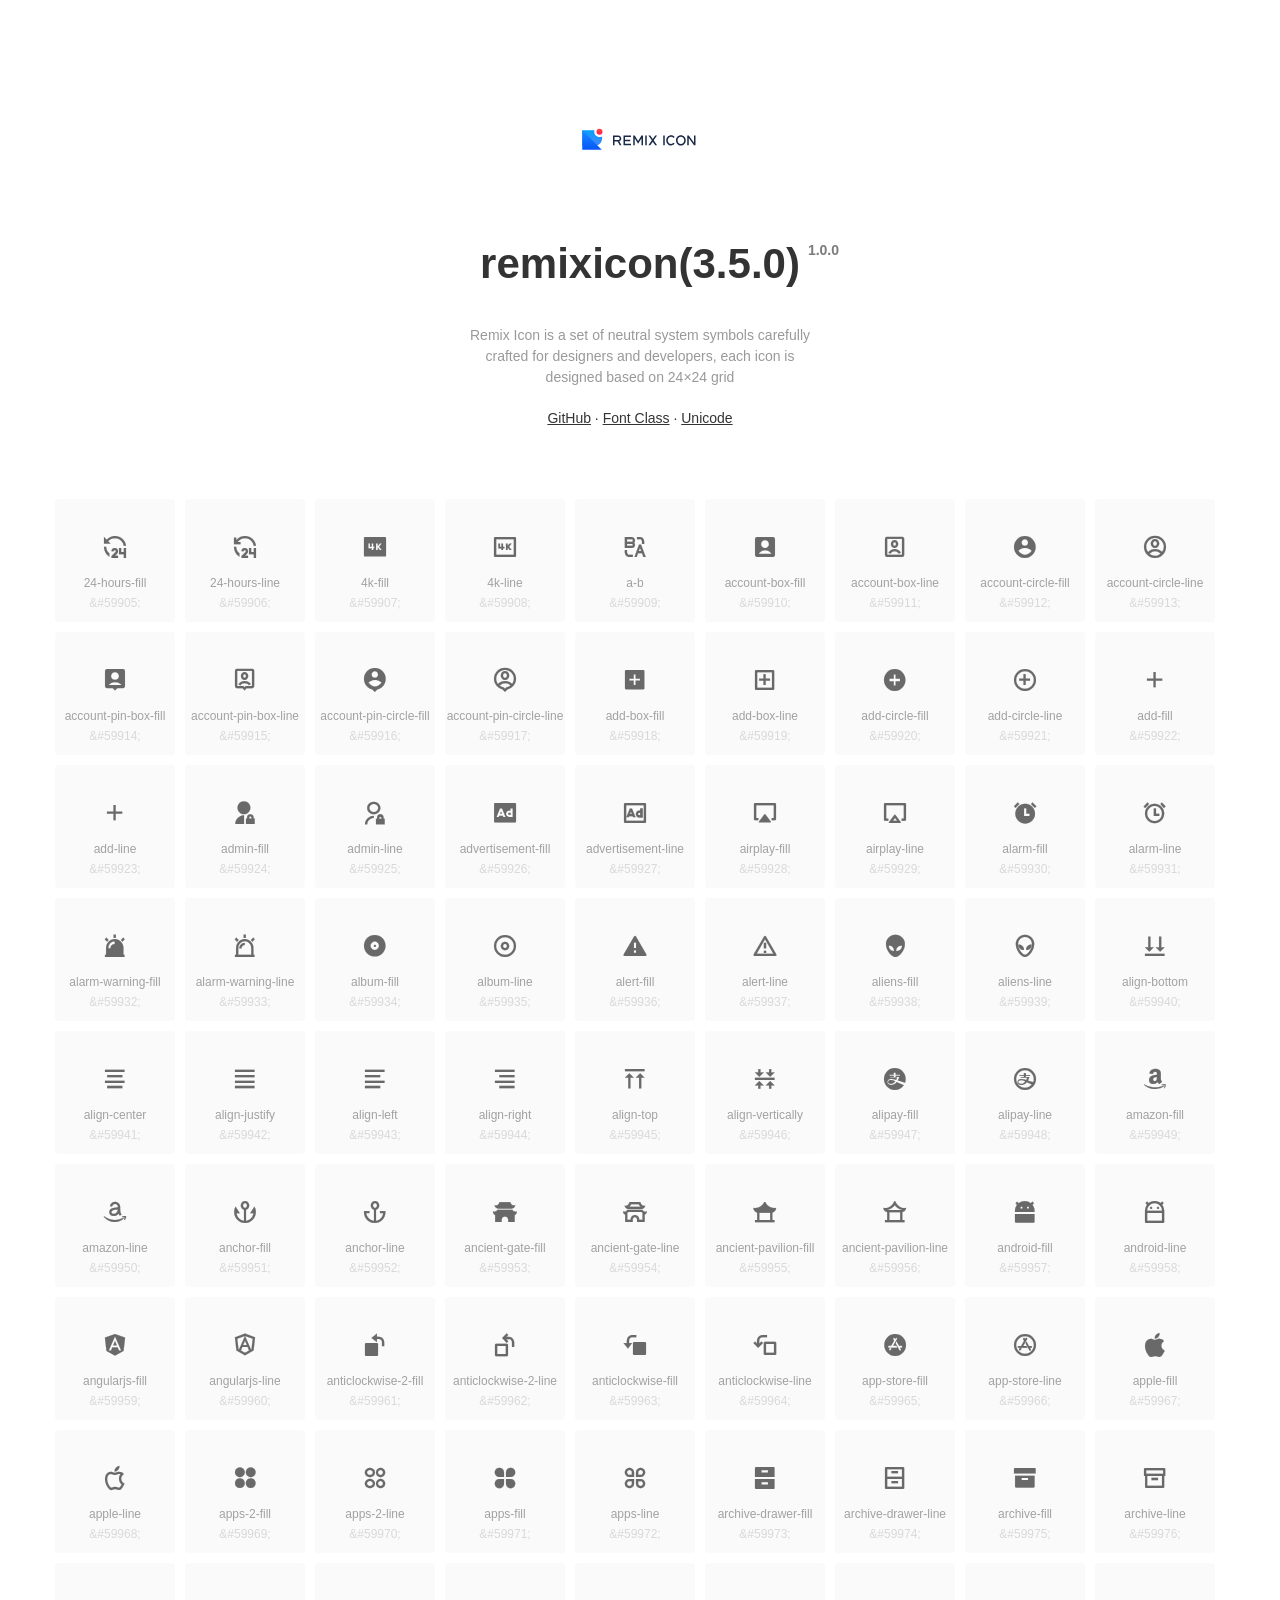
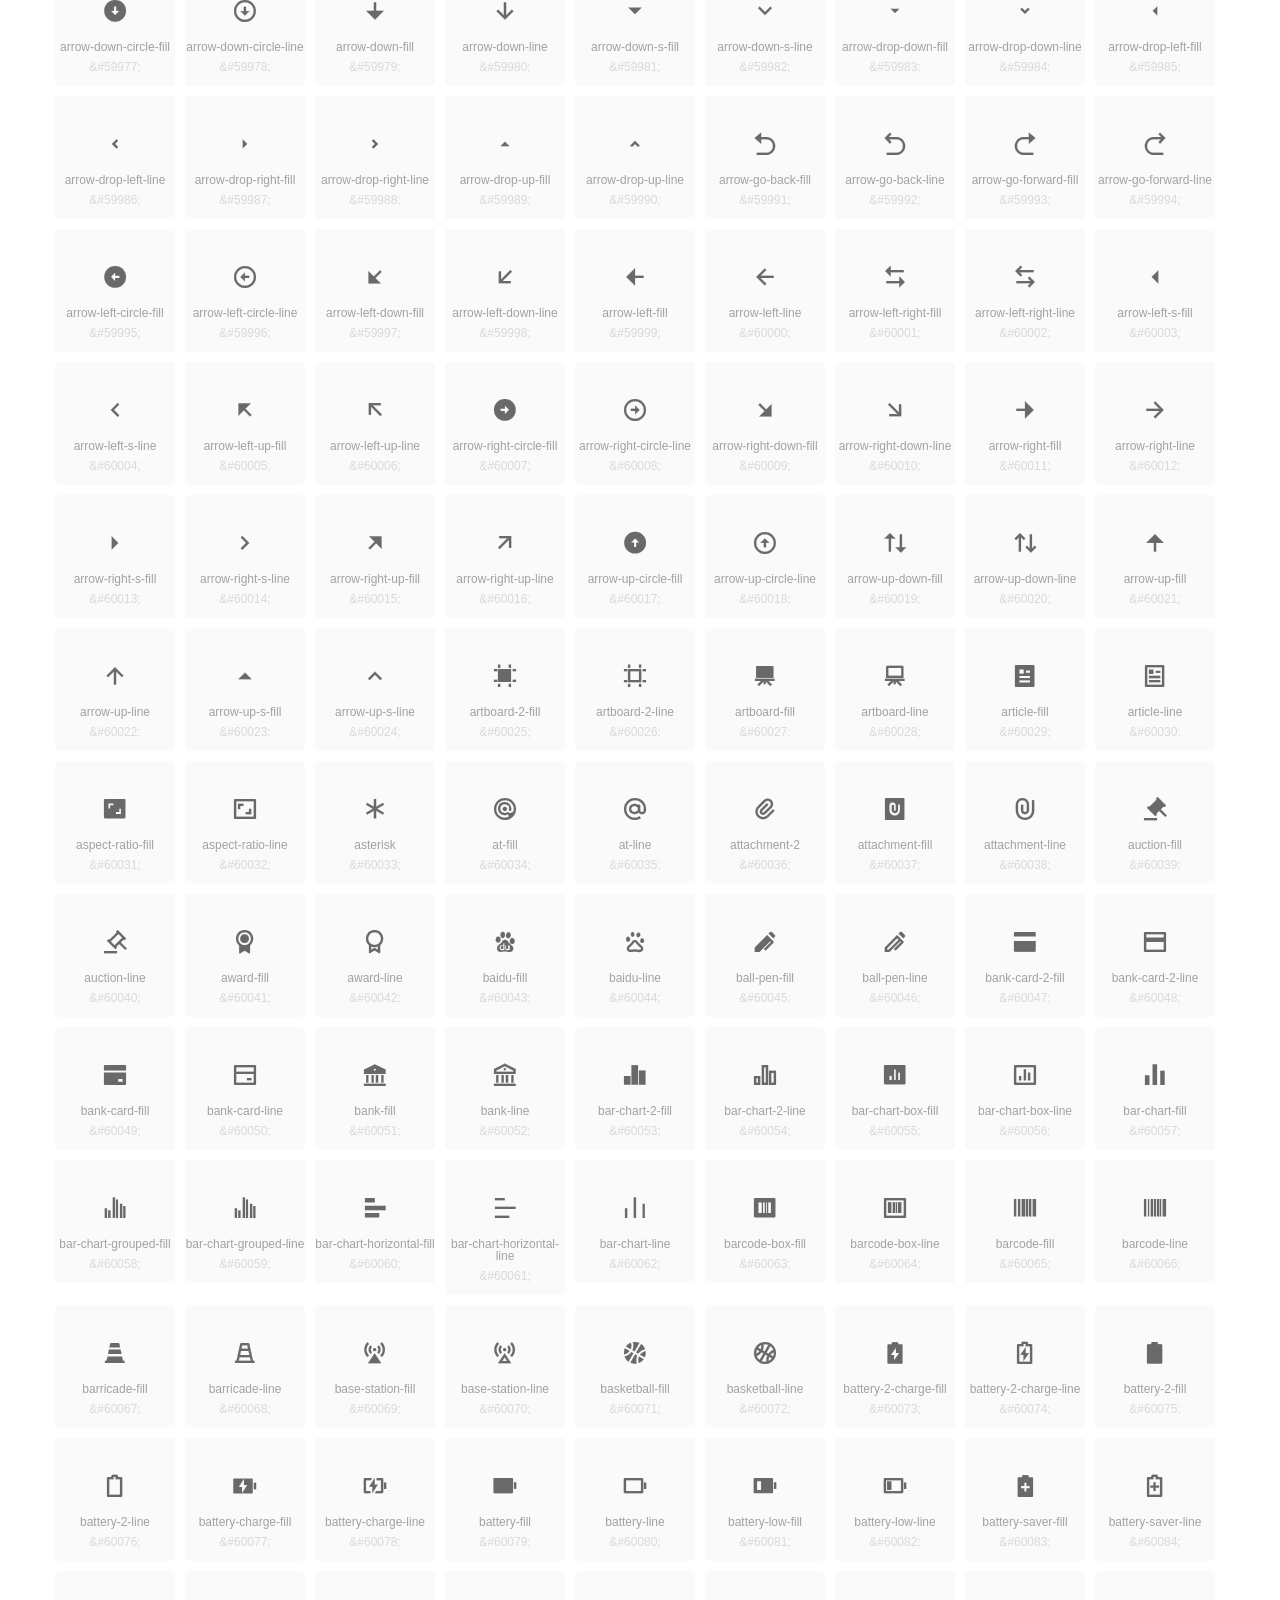
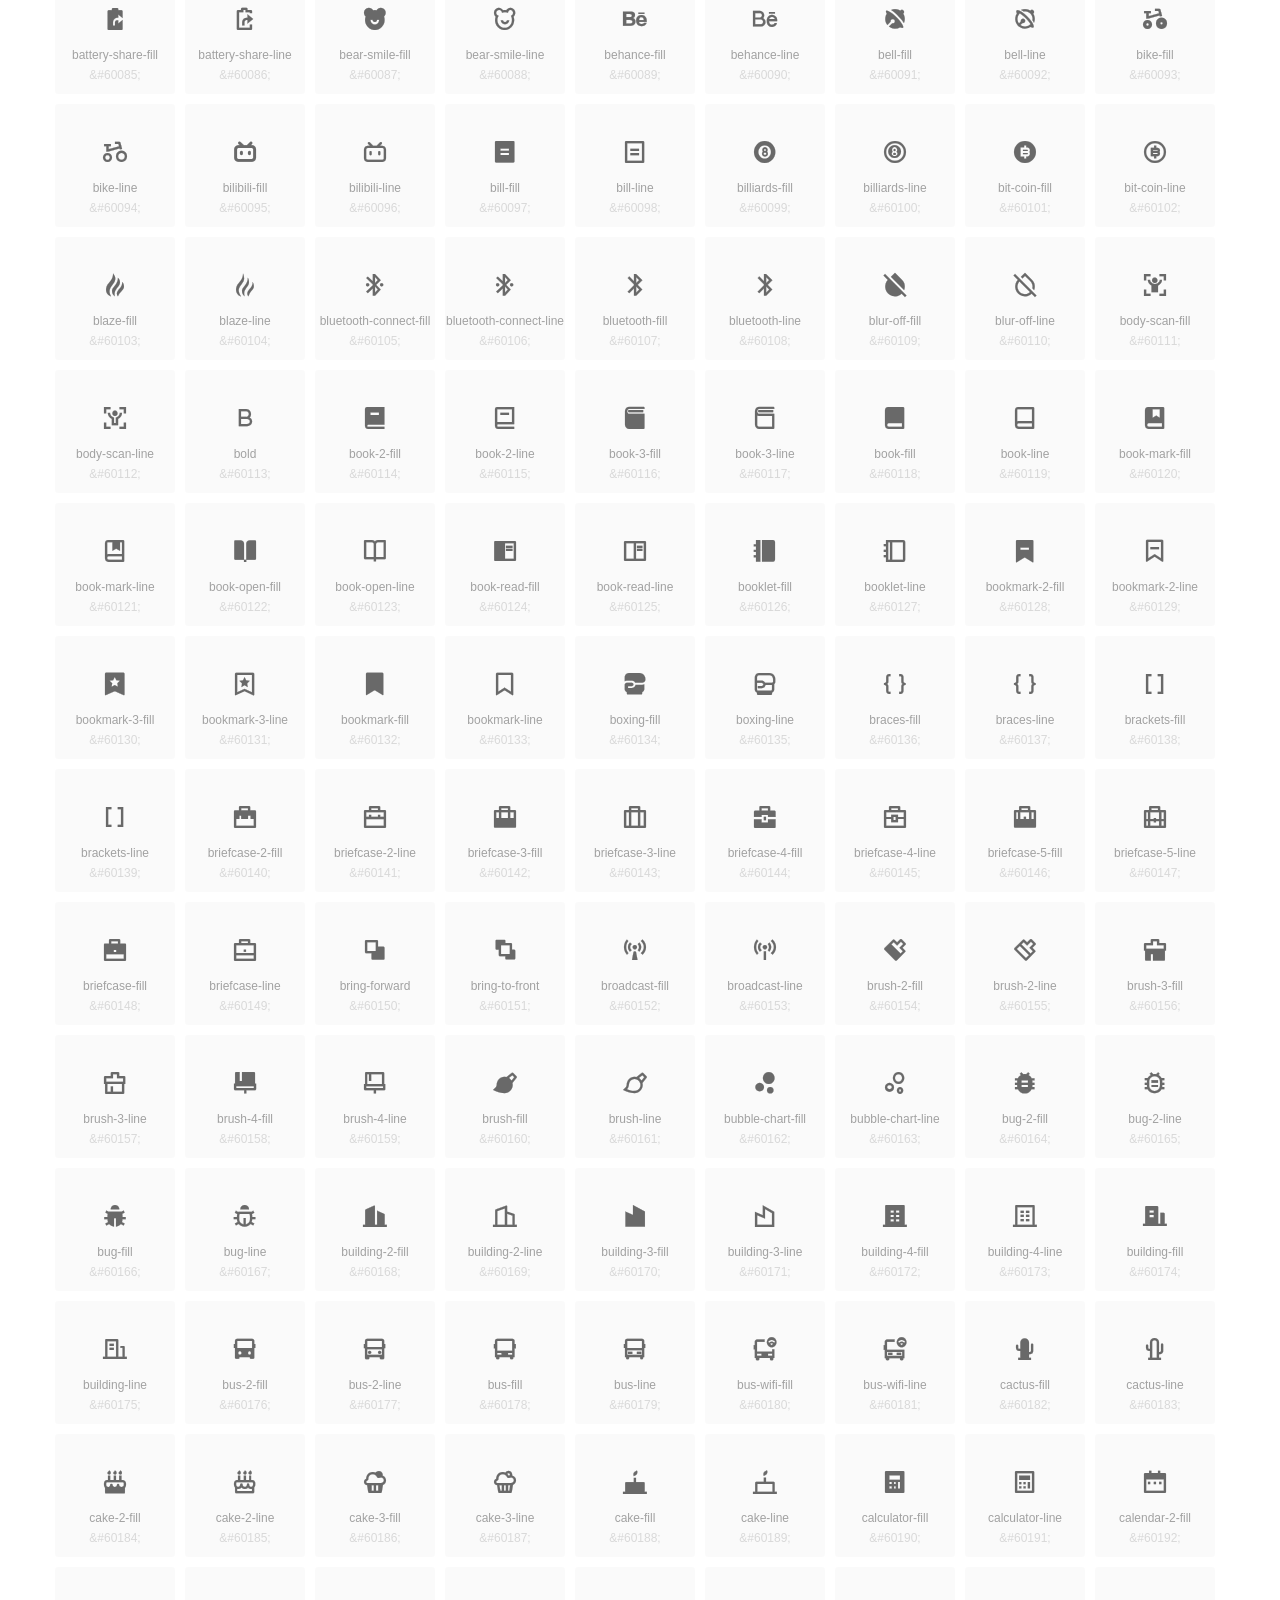
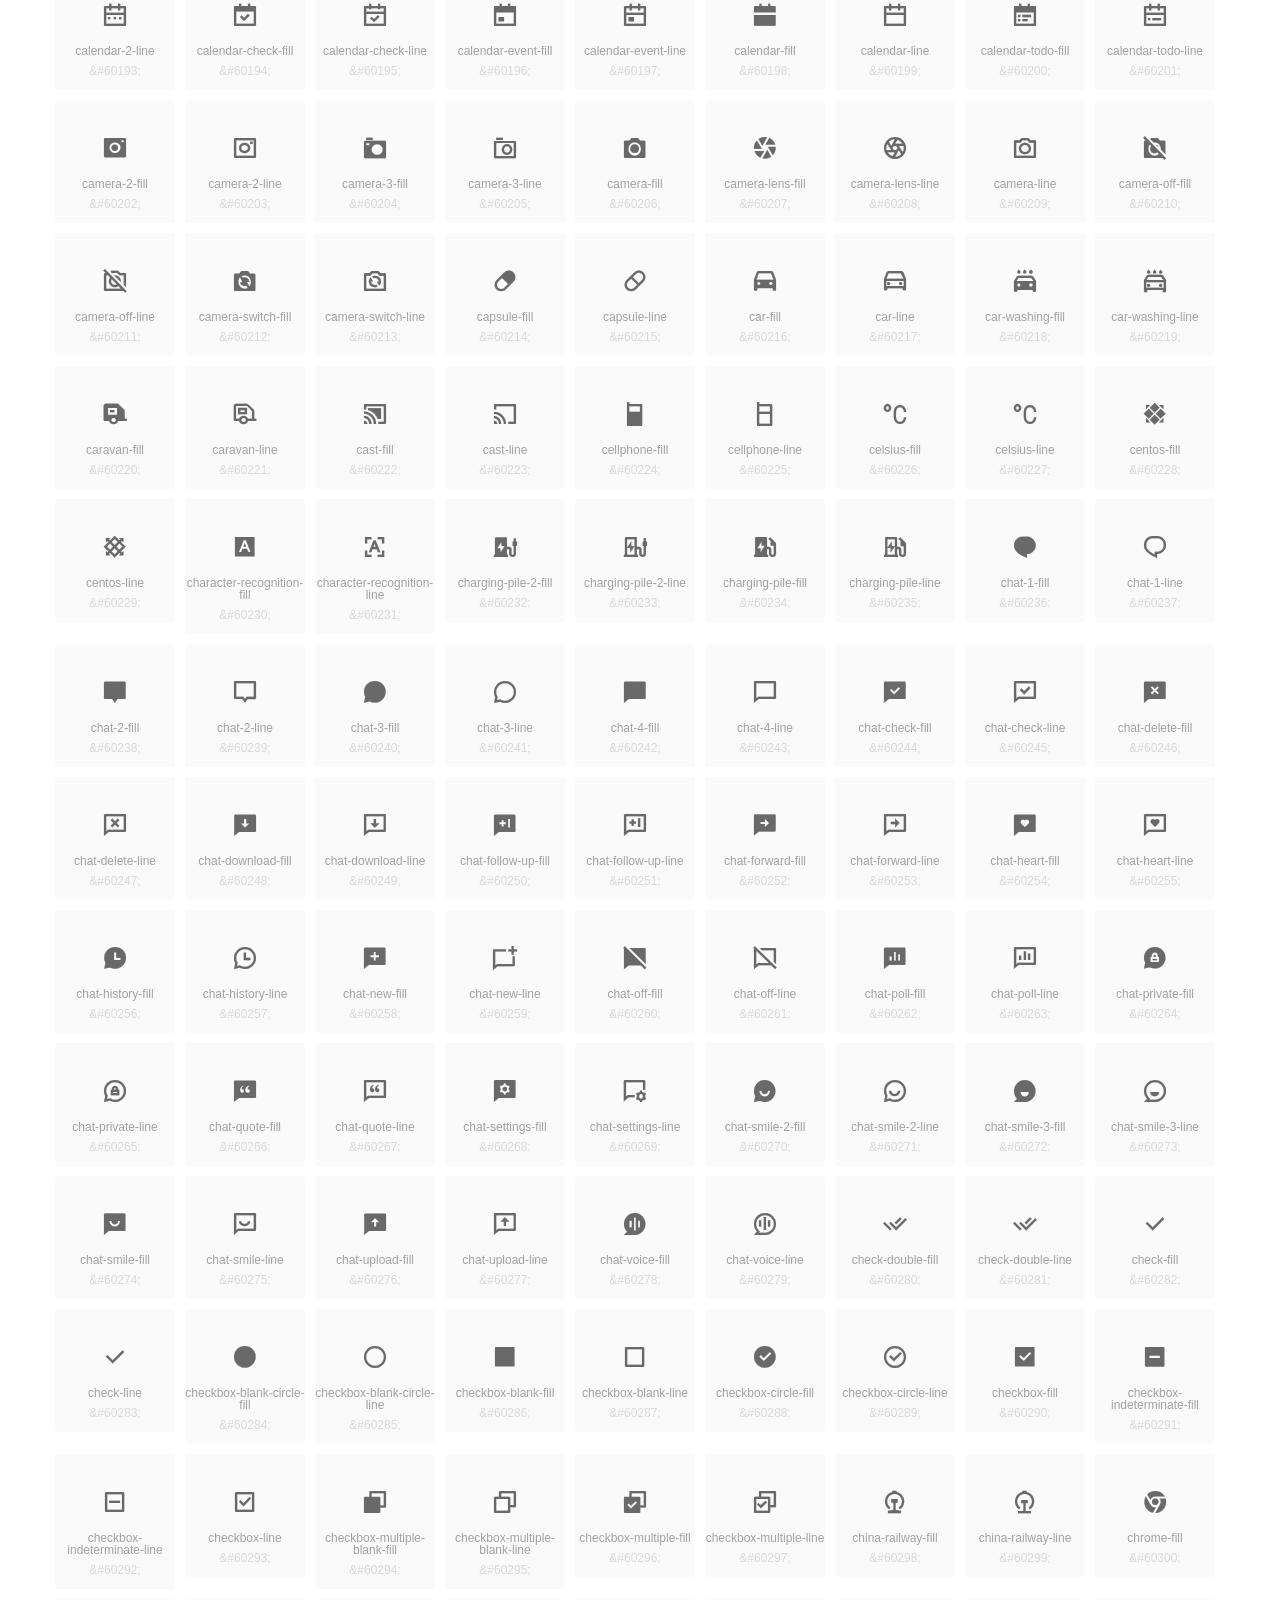
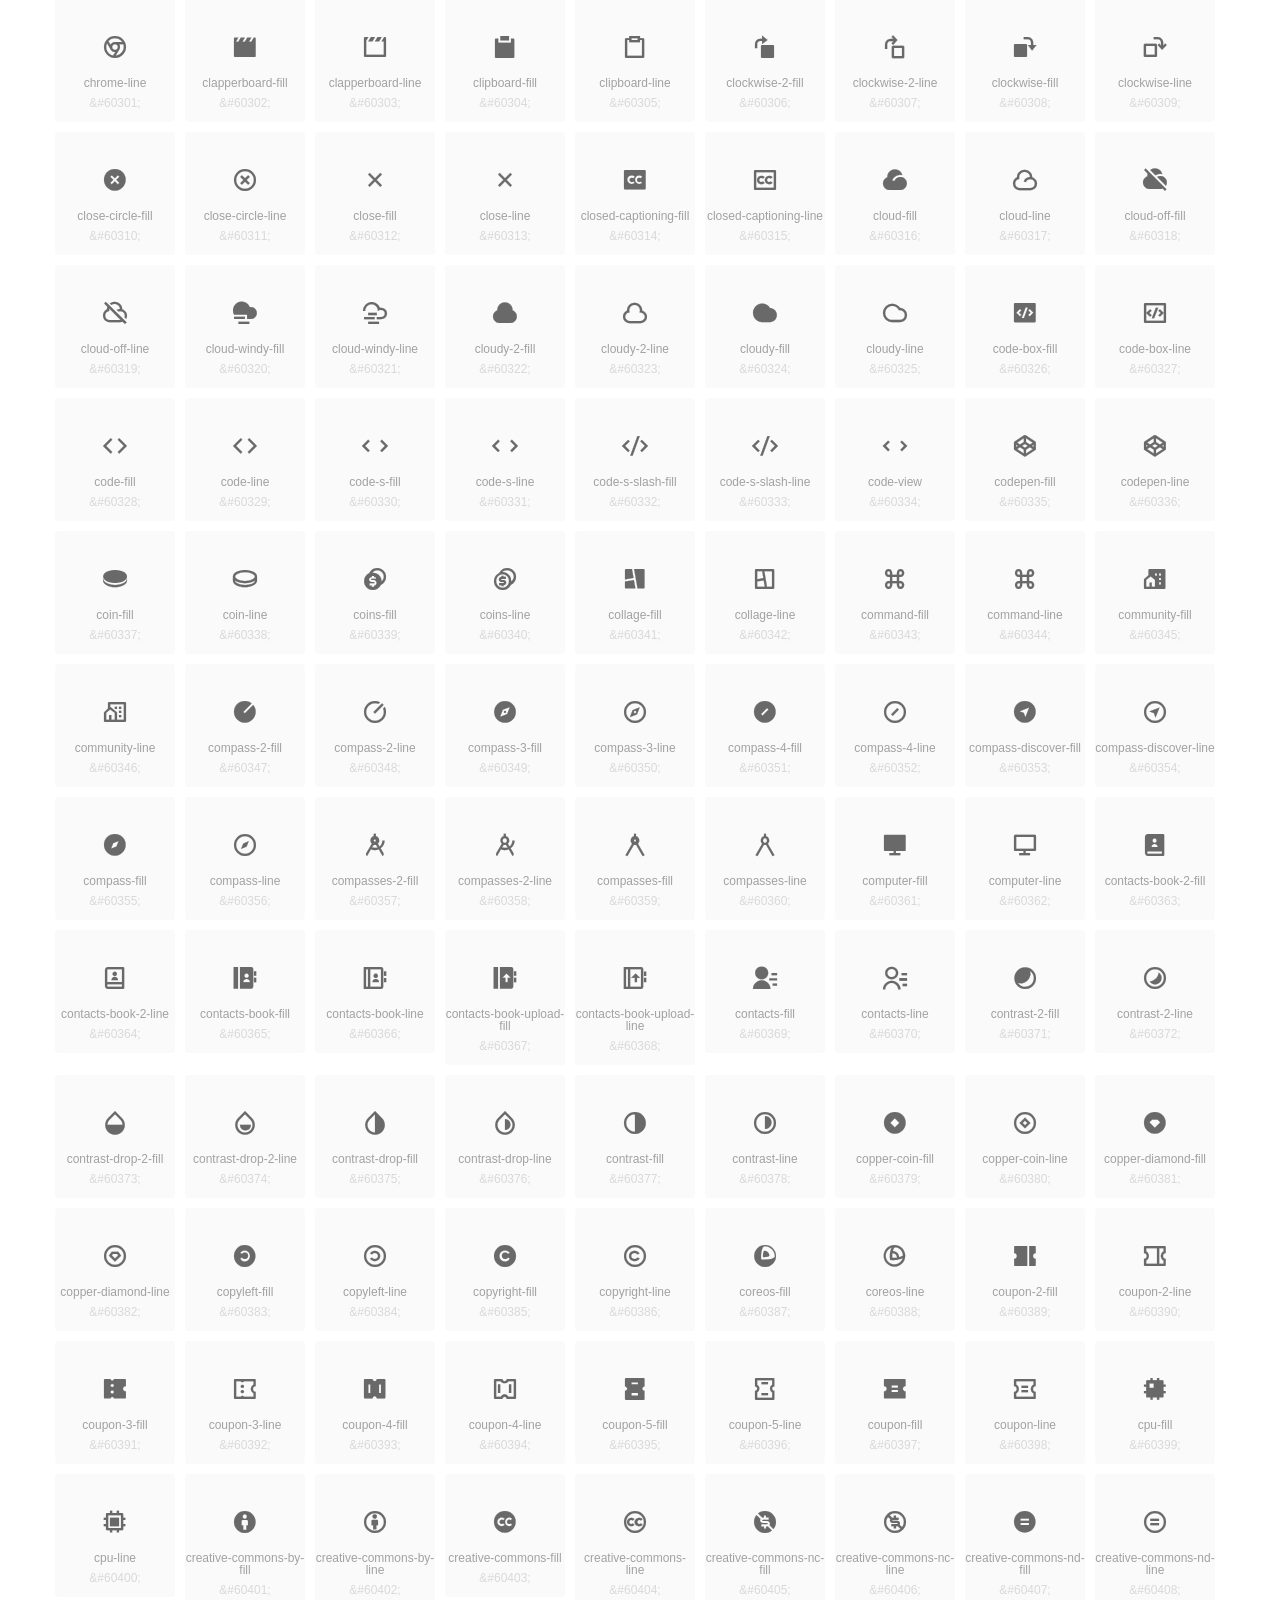
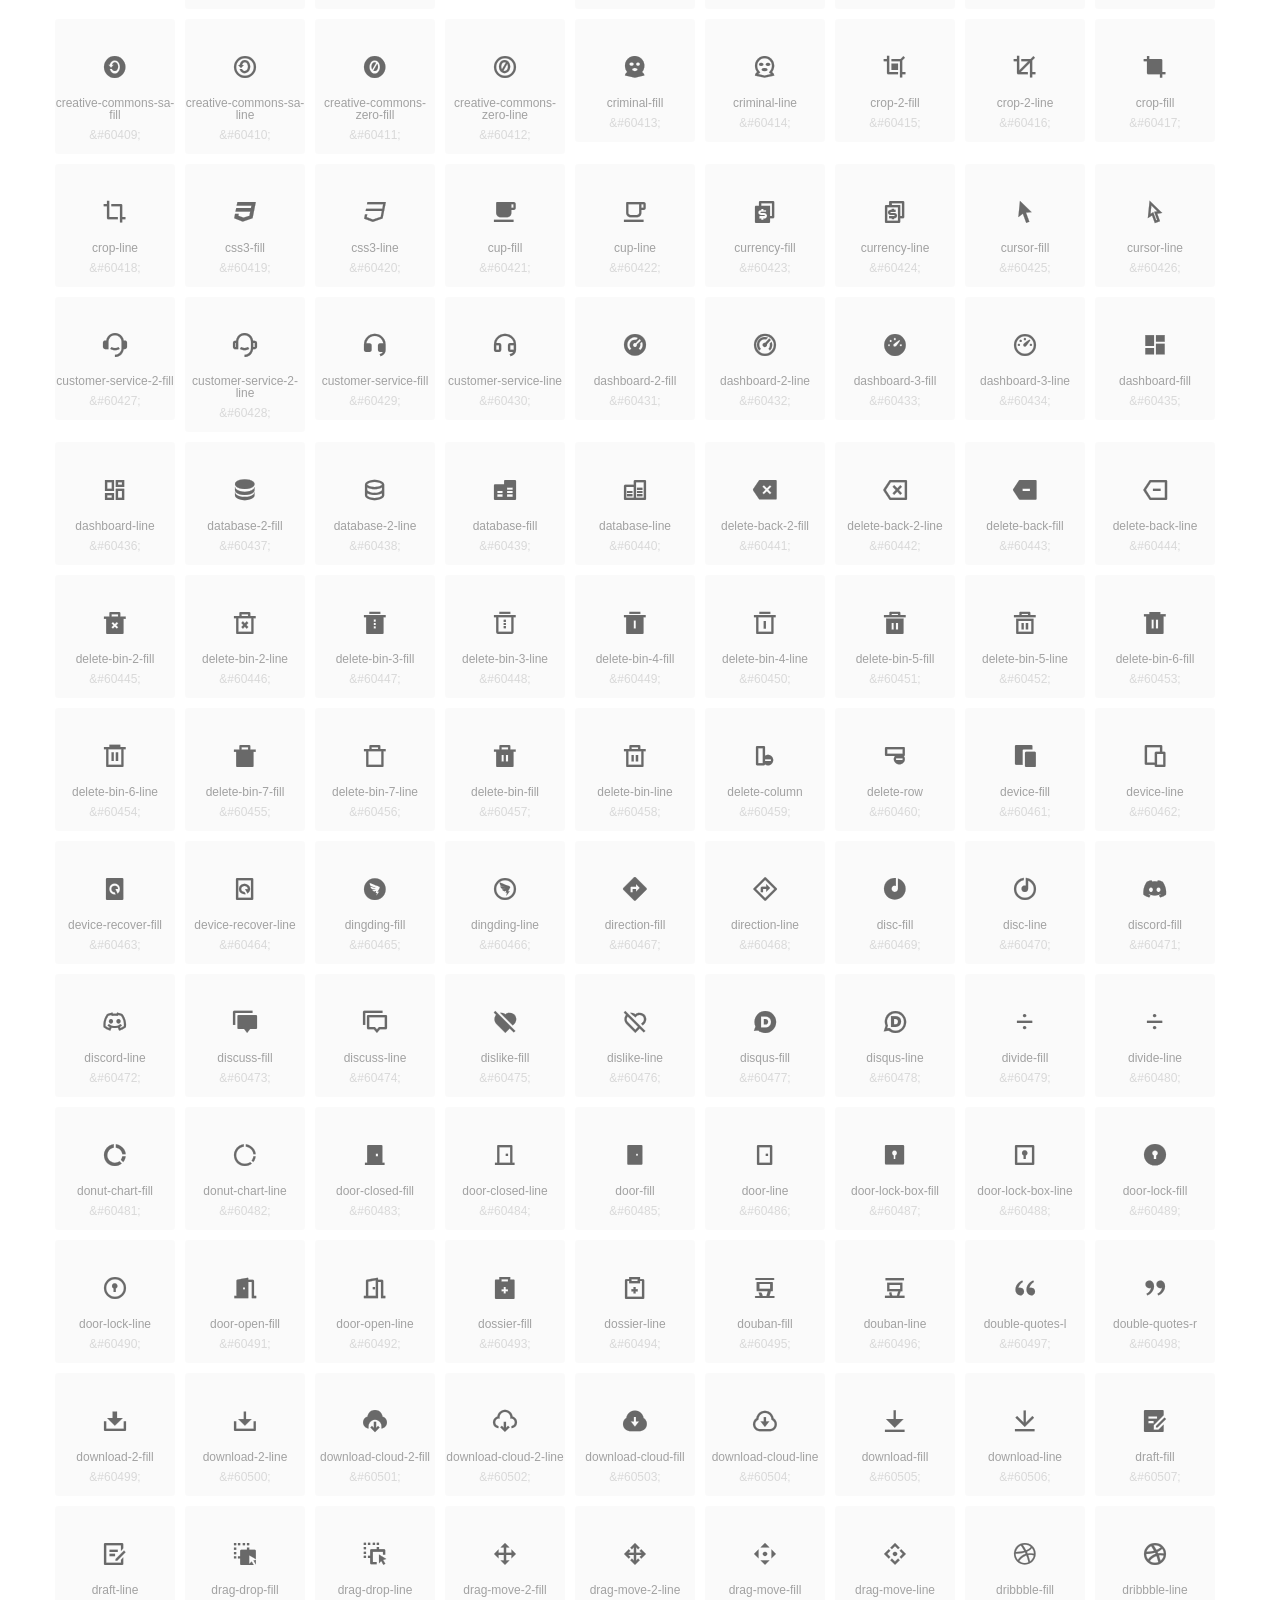
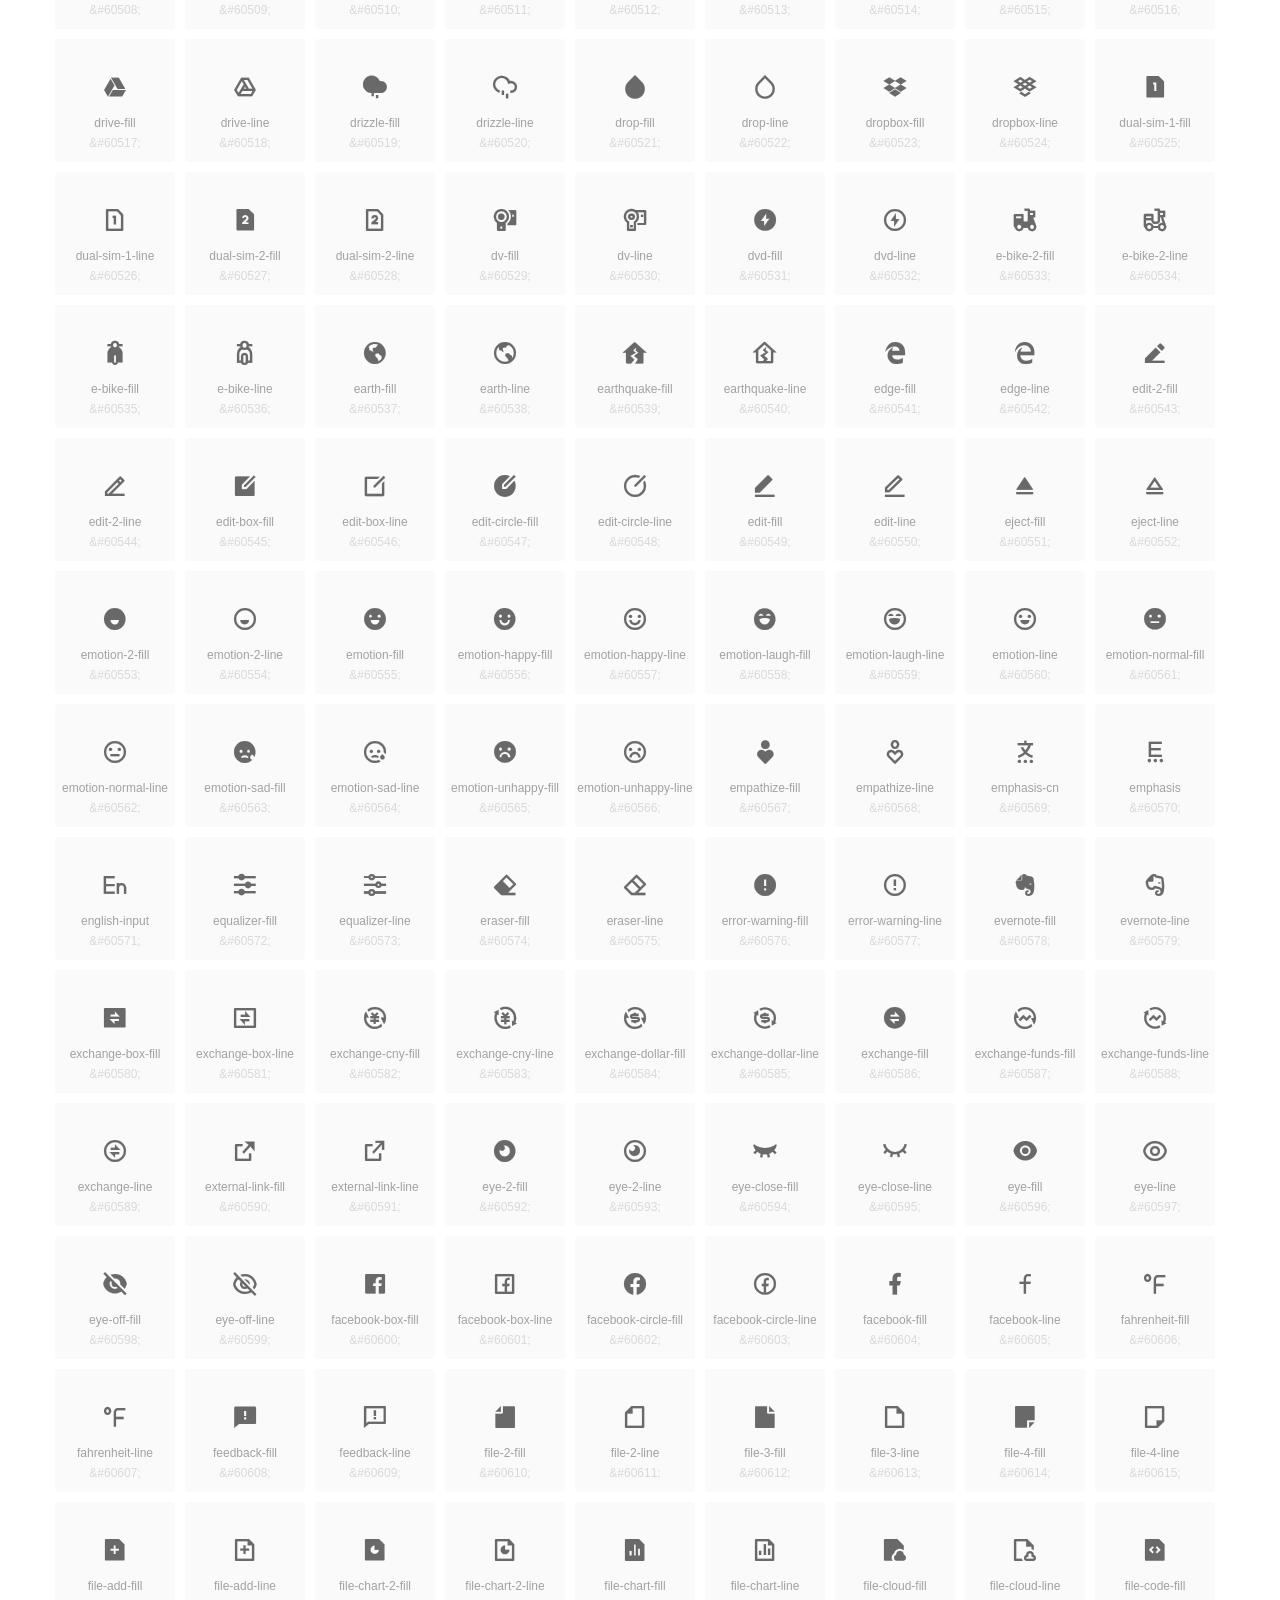
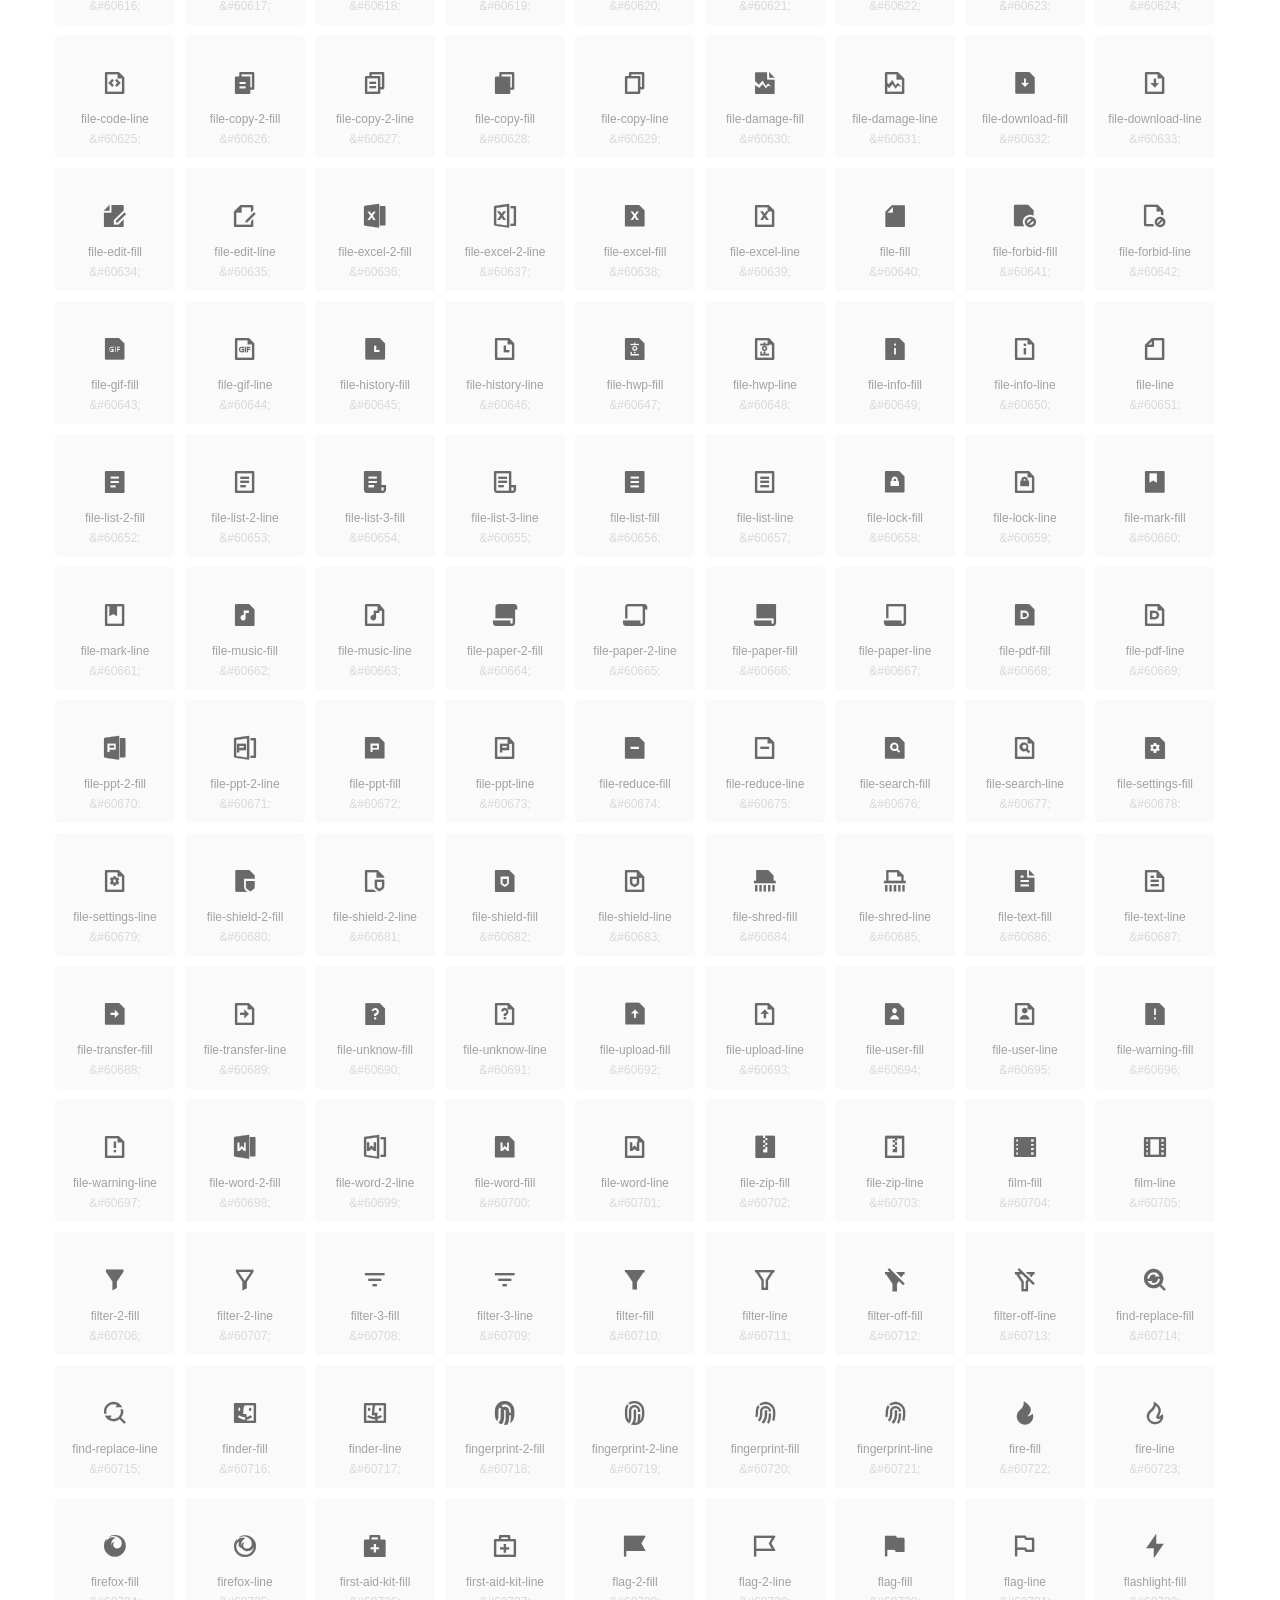
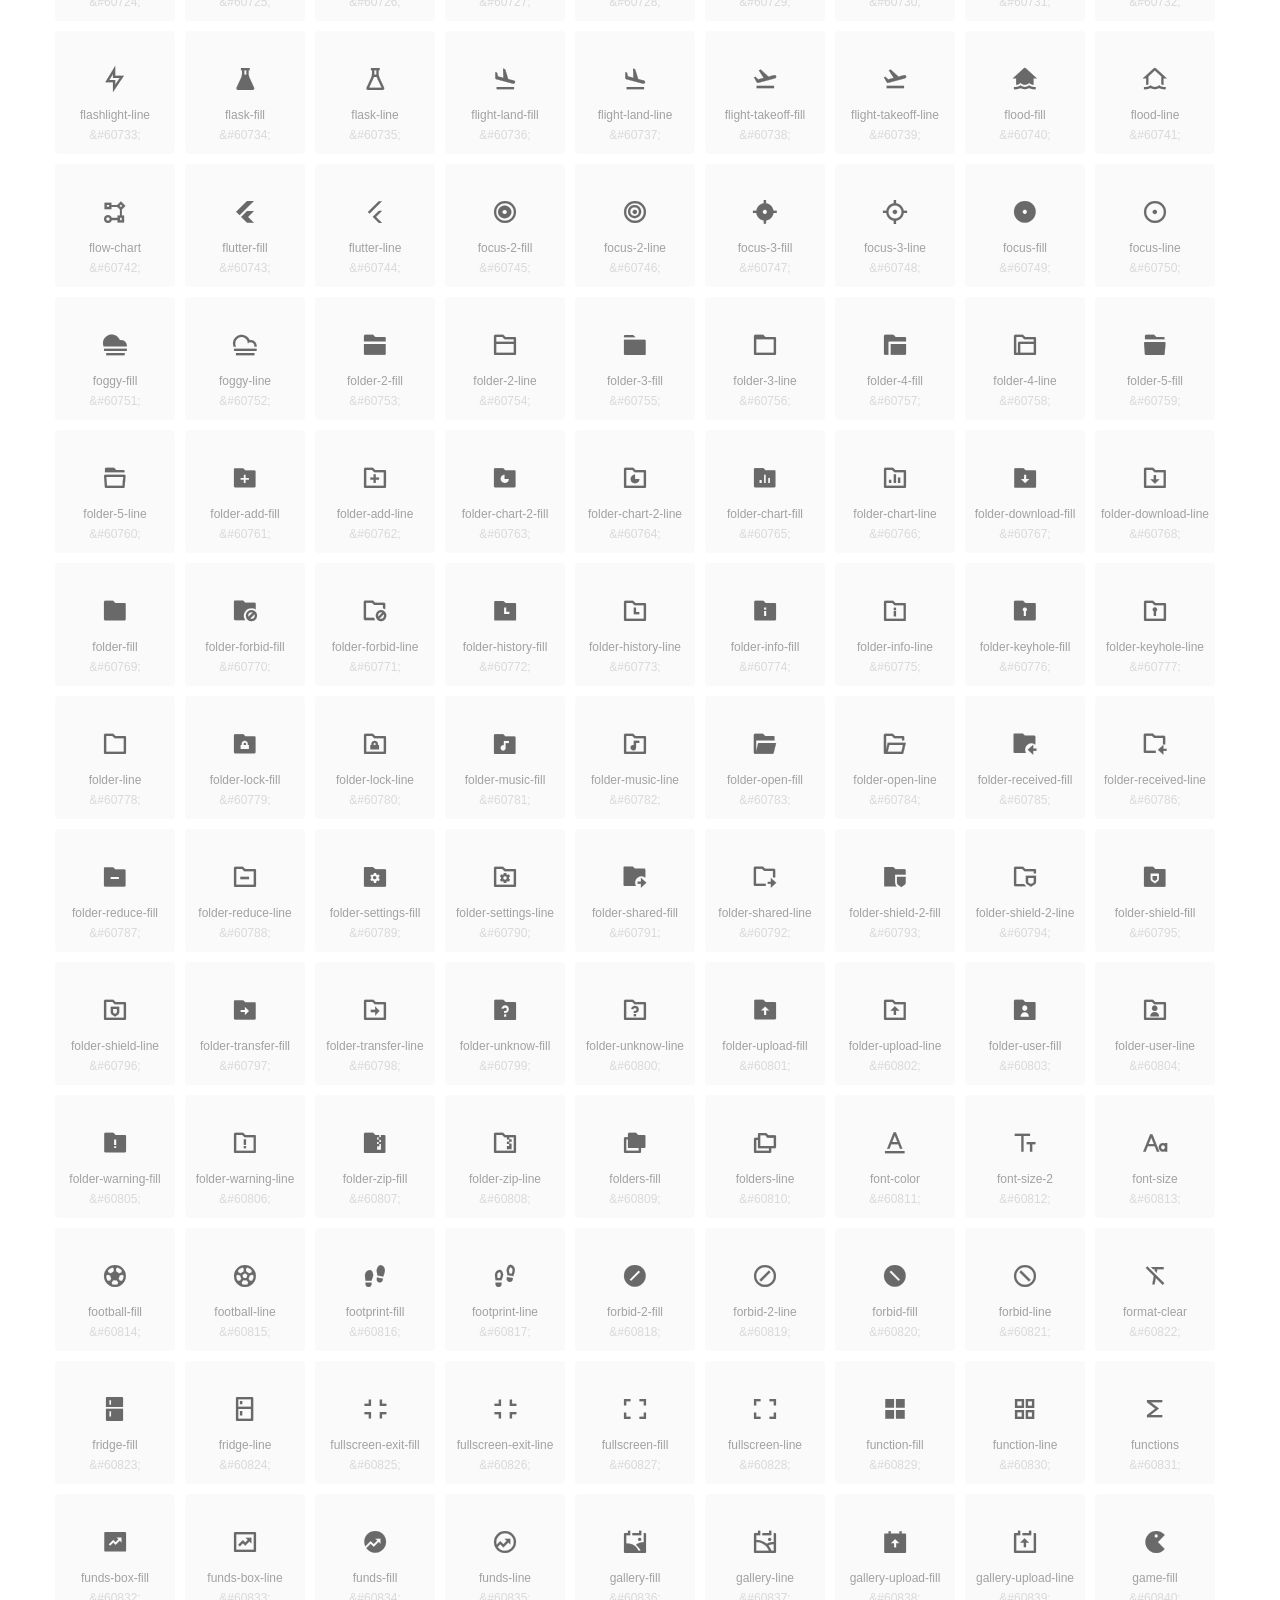
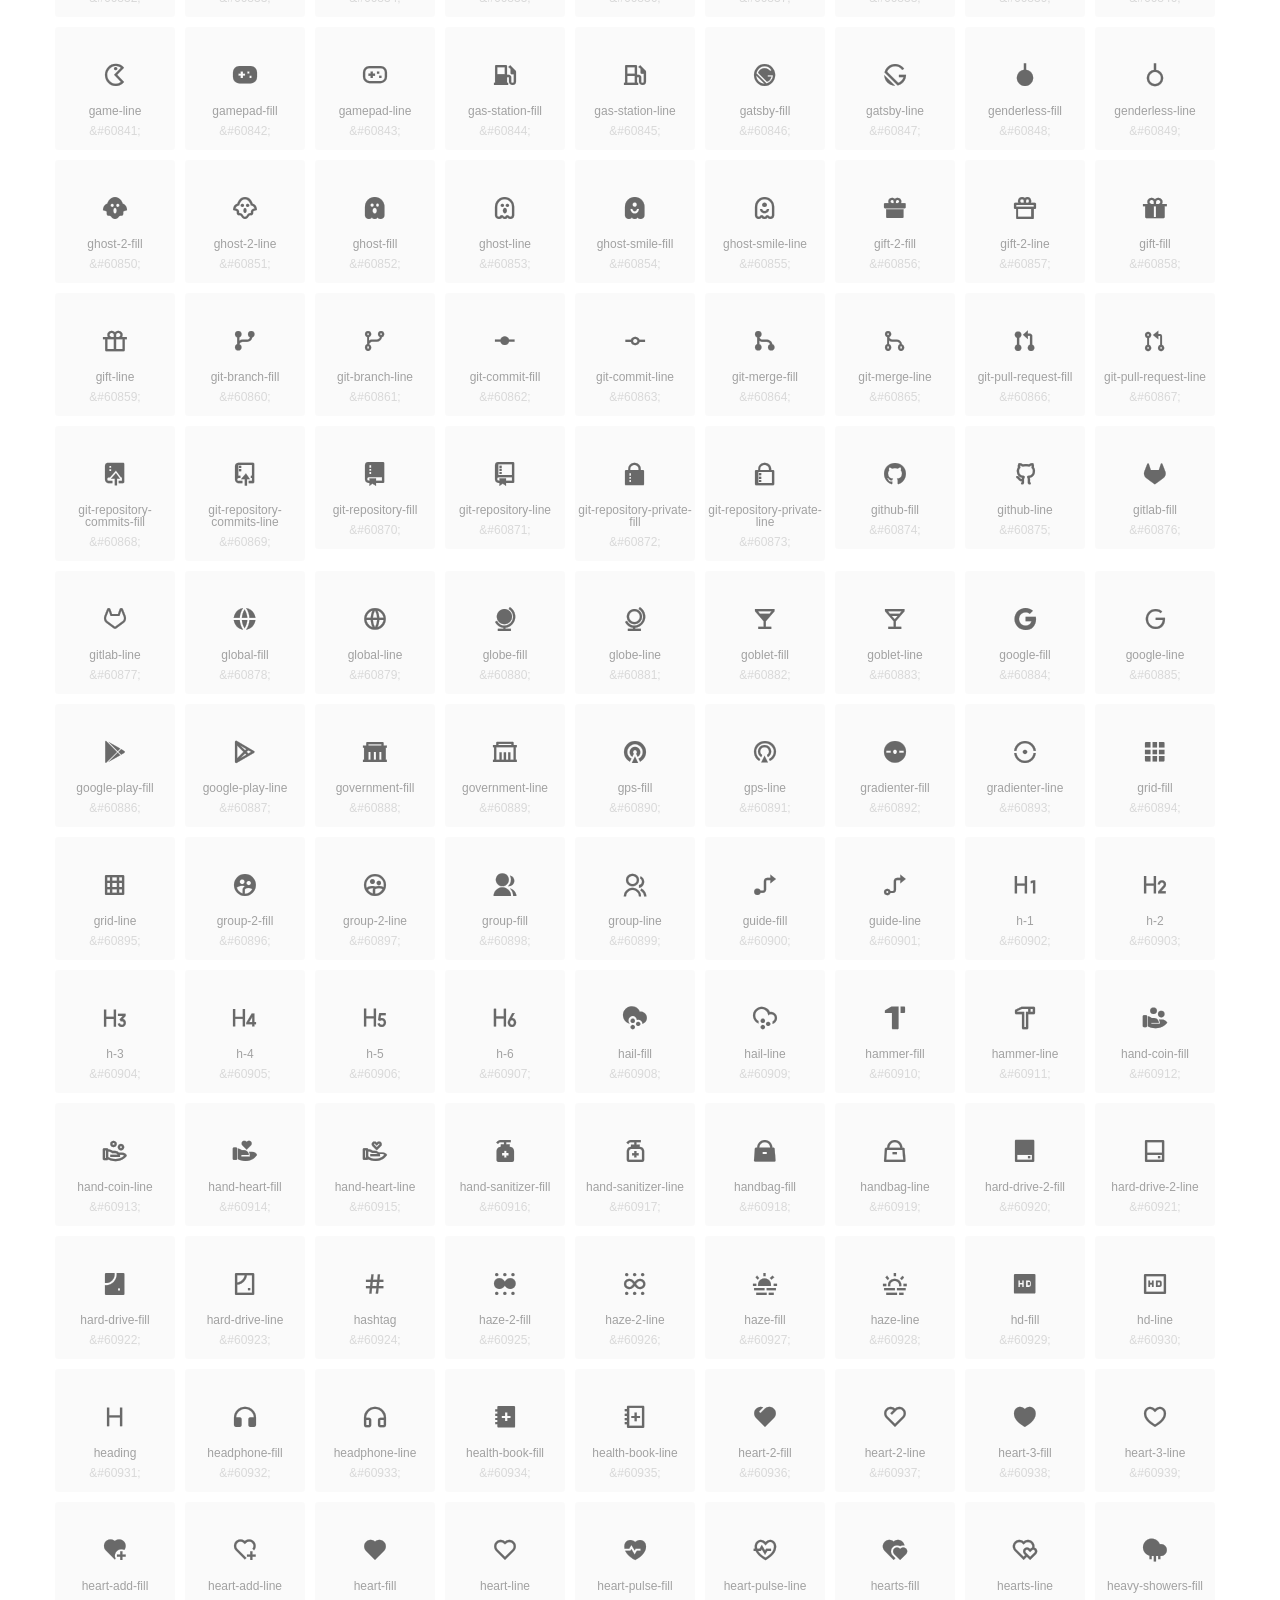
<file: public/assets/fonts/unicode.html>
<!DOCTYPE html>
<html lang="en">

<!-- Mirrored from charitfix.vercel.app/theme/assets/fonts/unicode.html by HTTrack Website Copier/3.x [XR&CO'2014], Wed, 10 Jan 2024 12:53:16 GMT -->
<!-- Added by HTTrack --><meta http-equiv="content-type" content="text/html;charset=utf-8" /><!-- /Added by HTTrack -->
<head>
  <meta charset="UTF-8">
  <title>remixicon(3.5.0)</title>
  <meta name="viewport" content="width=device-width,minimum-scale=1.0,maximum-scale=1.0,user-scalable=no">
   
  <meta name="description" content="Remix Icon is a set of neutral system symbols carefully crafted for designers and developers, each icon is designed based on 24×24 grid">
   
  <meta name="keywords" content="remixicon,TTF,EOT,WOFF,WOFF2,SVG">
  
  
  
  <style>
    *{margin: 0;padding: 0;list-style: none;}
    body { color: #696969; font: 12px/1.5 tahoma, arial, \5b8b\4f53, sans-serif; }
    a { color: #333; text-decoration: underline; }
    a:hover { color: rgb(9, 73, 209); }
    .header { color: #333; text-align: center; padding: 80px 0 60px 0; min-height: 153px; font-size: 14px; }
    .header .logo svg { height: 120px; width: 120px; }
    .header h1 { font-size: 42px; padding: 26px 0 10px 0; }
    .header sup {font-size: 14px; margin: 8px 0 0 8px; position: absolute; color: #7b7b7b; }
    .info {
      color: #999;
      font-weight: normal;
      max-width: 346px;
      margin: 0 auto;
      padding: 20px 0;
      font-size: 14px;
    }

    .icons { max-width: 1190px; margin: 0 auto; }
    .icons ul { text-align: center; }
    .icons ul li {
      vertical-align: top;
      width: 120px;
      display: inline-block;
      text-align: center;
      background-color: rgba(0,0,0,.02);
      border-radius: 3px;
      padding: 29px 0 10px 0;
      margin-right: 10px;
      margin-top: 10px;
      transition: all 0.6s ease;
    }
    .icons ul li:hover { background-color: rgba(0,0,0,.06); }
    .icons ul li:hover span { color: #3c75e4; opacity: 1; }
    .icons ul li .unicode { color: #8c8c8c; opacity: 0.3; }
    .icons ul li h4 {
      font-weight: normal;
      padding: 10px 0 5px 0;
      display: block;
      color: #8c8c8c;
      font-size: 14px;
      line-height: 12px;
      opacity: 0.8;
    }
    .icons ul li:hover h4 { opacity: 1; }
    .icons ul li svg { width: 24px; height: 24px; }
    .icons ul li:hover { color: #3c75e4; }
    .footer { text-align: center; padding: 10px 0 90px 0; }
    .footer a { text-align: center; padding: 10px 0 90px 0; color: #696969;}
    .footer a:hover { color: #0949d1; }
    .links { text-align: center; padding: 50px 0 0 0; font-size: 14px; }
    
    
    .icons ul .unicode-icon span { display: block; }
    .icons ul .unicode-icon h4 { font-size: 12px; }
    @font-face {
      font-family: "remixicon";
      src: url("remixicon.eot");
      /* IE9*/
      src: url("remixicon.eot#iefix") format("embedded-opentype"),
      /* IE6-IE8 */
      url("remixiconc831.woff2?1690730386095") format("woff2"),
      url("remixiconc831.woff?1690730386095") format("woff"),
      /* chrome, firefox */
      url("remixiconc831.ttf?1690730386095") format("truetype"),
      /* chrome, firefox, opera, Safari, Android, iOS 4.2+*/
      url("remixicon.svg#remixicon?1690730386095") format("svg");
      /* iOS 4.1- */
    }
    .iconfont {
      font-family: "remixicon" !important;
      font-size: 26px;
      font-style: normal;
      -webkit-font-smoothing: antialiased;
      -webkit-text-stroke-width: 0.2px;
      -moz-osx-font-smoothing: grayscale;
    }
    
    
  </style>
  
</head>

<body>
  
  <div class="header">
    
    <div class="logo">
      <a href="index.html"><svg width="160" height="32" viewBox="0 0 160 32" fill="none" xmlns="http://www.w3.org/2000/svg">
<path d="M121.5 9.80005C123.33 9.80005 124.984 10.5797 126.165 11.8344L124.75 13.2496C123.929 12.3549 122.773 11.8 121.5 11.8C119.029 11.8 117 13.891 117 16.5C117 19.1091 119.029 21.2 121.5 21.2C122.773 21.2 123.929 20.6452 124.75 19.7505L126.165 21.1657C124.984 22.4204 123.33 23.2 121.5 23.2C117.91 23.2 115 20.2004 115 16.5C115 12.7997 117.91 9.80005 121.5 9.80005Z" fill="#1A2947"/>
<path d="M113 10V23H111V10H113Z" fill="#1A2947"/>
<path d="M154 23V9.99988H152L152 19.6019L144.997 9.99988L143 10.0039V23H145L145 13.3969L152 23H154Z" fill="#1A2947"/>
<path d="M68 10V12H60V15.5H67V17.5H60V21H68V23H58V10H68Z" fill="#1A2947"/>
<path d="M82 10L77.4999 17.201L73 10H71V23H73V13.775L77.4999 20.975L82 13.773V23H84V10H82Z" fill="#1A2947"/>
<path d="M89 10V23H87V10H89Z" fill="#1A2947"/>
<path d="M96.9999 14.7565L93.6689 9.99951H91.2279L95.7789 16.4995L91.2289 22.9995H93.6689L96.9999 18.2435L100.33 22.9995H102.772L98.2209 16.4995L102.773 9.99951H100.33L96.9999 14.7565Z" fill="#1A2947"/>
<path fill-rule="evenodd" clip-rule="evenodd" d="M141 16.5C141 12.7997 138.09 9.80005 134.5 9.80005C130.91 9.80005 128 12.7997 128 16.5C128 20.2004 130.91 23.2 134.5 23.2C138.09 23.2 141 20.2004 141 16.5ZM130 16.5C130 13.891 132.029 11.8 134.5 11.8C136.971 11.8 139 13.891 139 16.5C139 19.1091 136.971 21.2 134.5 21.2C132.029 21.2 130 19.1091 130 16.5Z" fill="#1A2947"/>
<path fill-rule="evenodd" clip-rule="evenodd" d="M51 10C53.2091 10 55 11.7909 55 14C55 15.7175 53.9176 17.1821 52.3977 17.749L55.1901 22.999H52.9251L50.267 18H46V23H44V10H51ZM46 11.999V15.999L51 16C52.1046 16 53 15.1046 53 14C53 12.8955 52.1 12 51 12L46 11.999Z" fill="#1A2947"/>
<path fill-rule="evenodd" clip-rule="evenodd" d="M19.2887 3.00389C19.1928 3.0013 19.0965 3 19 3H3V24H19C24.799 24 29.5 19.299 29.5 13.5C29.5 12.7108 29.4129 11.942 29.2479 11.2025C28.2772 11.7119 27.1722 12 26 12C22.134 12 19 8.86599 19 5C19 4.30645 19.1009 3.63646 19.2887 3.00389Z" fill="url(#paint0_linear_960_1054)"/>
<g filter="url(#filter0_b_960_1054)">
<path fill-rule="evenodd" clip-rule="evenodd" d="M3 3L29 29H3V3Z" fill="url(#paint1_linear_960_1054)"/>
</g>
<circle cx="26" cy="5" r="4" fill="url(#paint2_linear_960_1054)"/>
<defs>
<filter id="filter0_b_960_1054" x="-2.43656" y="-2.43656" width="36.8731" height="36.8731" filterUnits="userSpaceOnUse" color-interpolation-filters="sRGB">
<feFlood flood-opacity="0" result="BackgroundImageFix"/>
<feGaussianBlur in="BackgroundImage" stdDeviation="2.71828"/>
<feComposite in2="SourceAlpha" operator="in" result="effect1_backgroundBlur_960_1054"/>
<feBlend mode="normal" in="SourceGraphic" in2="effect1_backgroundBlur_960_1054" result="shape"/>
</filter>
<linearGradient id="paint0_linear_960_1054" x1="3" y1="3" x2="3" y2="24" gradientUnits="userSpaceOnUse">
<stop stop-color="#05A0FA"/>
<stop offset="1" stop-color="#4785FF"/>
</linearGradient>
<linearGradient id="paint1_linear_960_1054" x1="3" y1="3" x2="3" y2="29" gradientUnits="userSpaceOnUse">
<stop stop-color="#1A8CFF"/>
<stop offset="1" stop-color="#0557FA"/>
</linearGradient>
<linearGradient id="paint2_linear_960_1054" x1="22" y1="1" x2="22" y2="9" gradientUnits="userSpaceOnUse">
<stop stop-color="#FF463A"/>
<stop offset="1" stop-color="#FF1F5A"/>
</linearGradient>
</defs>
</svg>
</a>
    </div>
    
    <h1>remixicon(3.5.0)<sup>1.0.0</sup></h1>
    <div class="info">
      Remix Icon is a set of neutral system symbols carefully crafted for designers and developers, each icon is designed based on 24×24 grid
    </div>
    <p>
      
      <a href="https://github.com/Remix-Design/remixicon.git">GitHub</a> · 
      
      <a href="index-2.html">Font Class</a> · 
      
      <a href="unicode.html">Unicode</a>
      
    </p>
  </div>
  <div class="icons">
    <ul>
      <li class="unicode-icon"><span class="iconfont"></span><h4>24-hours-fill</h4><span class="unicode">&amp;#59905;</span></li><li class="unicode-icon"><span class="iconfont"></span><h4>24-hours-line</h4><span class="unicode">&amp;#59906;</span></li><li class="unicode-icon"><span class="iconfont"></span><h4>4k-fill</h4><span class="unicode">&amp;#59907;</span></li><li class="unicode-icon"><span class="iconfont"></span><h4>4k-line</h4><span class="unicode">&amp;#59908;</span></li><li class="unicode-icon"><span class="iconfont"></span><h4>a-b</h4><span class="unicode">&amp;#59909;</span></li><li class="unicode-icon"><span class="iconfont"></span><h4>account-box-fill</h4><span class="unicode">&amp;#59910;</span></li><li class="unicode-icon"><span class="iconfont"></span><h4>account-box-line</h4><span class="unicode">&amp;#59911;</span></li><li class="unicode-icon"><span class="iconfont"></span><h4>account-circle-fill</h4><span class="unicode">&amp;#59912;</span></li><li class="unicode-icon"><span class="iconfont"></span><h4>account-circle-line</h4><span class="unicode">&amp;#59913;</span></li><li class="unicode-icon"><span class="iconfont"></span><h4>account-pin-box-fill</h4><span class="unicode">&amp;#59914;</span></li><li class="unicode-icon"><span class="iconfont"></span><h4>account-pin-box-line</h4><span class="unicode">&amp;#59915;</span></li><li class="unicode-icon"><span class="iconfont"></span><h4>account-pin-circle-fill</h4><span class="unicode">&amp;#59916;</span></li><li class="unicode-icon"><span class="iconfont"></span><h4>account-pin-circle-line</h4><span class="unicode">&amp;#59917;</span></li><li class="unicode-icon"><span class="iconfont"></span><h4>add-box-fill</h4><span class="unicode">&amp;#59918;</span></li><li class="unicode-icon"><span class="iconfont"></span><h4>add-box-line</h4><span class="unicode">&amp;#59919;</span></li><li class="unicode-icon"><span class="iconfont"></span><h4>add-circle-fill</h4><span class="unicode">&amp;#59920;</span></li><li class="unicode-icon"><span class="iconfont"></span><h4>add-circle-line</h4><span class="unicode">&amp;#59921;</span></li><li class="unicode-icon"><span class="iconfont"></span><h4>add-fill</h4><span class="unicode">&amp;#59922;</span></li><li class="unicode-icon"><span class="iconfont"></span><h4>add-line</h4><span class="unicode">&amp;#59923;</span></li><li class="unicode-icon"><span class="iconfont"></span><h4>admin-fill</h4><span class="unicode">&amp;#59924;</span></li><li class="unicode-icon"><span class="iconfont"></span><h4>admin-line</h4><span class="unicode">&amp;#59925;</span></li><li class="unicode-icon"><span class="iconfont"></span><h4>advertisement-fill</h4><span class="unicode">&amp;#59926;</span></li><li class="unicode-icon"><span class="iconfont"></span><h4>advertisement-line</h4><span class="unicode">&amp;#59927;</span></li><li class="unicode-icon"><span class="iconfont"></span><h4>airplay-fill</h4><span class="unicode">&amp;#59928;</span></li><li class="unicode-icon"><span class="iconfont"></span><h4>airplay-line</h4><span class="unicode">&amp;#59929;</span></li><li class="unicode-icon"><span class="iconfont"></span><h4>alarm-fill</h4><span class="unicode">&amp;#59930;</span></li><li class="unicode-icon"><span class="iconfont"></span><h4>alarm-line</h4><span class="unicode">&amp;#59931;</span></li><li class="unicode-icon"><span class="iconfont"></span><h4>alarm-warning-fill</h4><span class="unicode">&amp;#59932;</span></li><li class="unicode-icon"><span class="iconfont"></span><h4>alarm-warning-line</h4><span class="unicode">&amp;#59933;</span></li><li class="unicode-icon"><span class="iconfont"></span><h4>album-fill</h4><span class="unicode">&amp;#59934;</span></li><li class="unicode-icon"><span class="iconfont"></span><h4>album-line</h4><span class="unicode">&amp;#59935;</span></li><li class="unicode-icon"><span class="iconfont"></span><h4>alert-fill</h4><span class="unicode">&amp;#59936;</span></li><li class="unicode-icon"><span class="iconfont"></span><h4>alert-line</h4><span class="unicode">&amp;#59937;</span></li><li class="unicode-icon"><span class="iconfont"></span><h4>aliens-fill</h4><span class="unicode">&amp;#59938;</span></li><li class="unicode-icon"><span class="iconfont"></span><h4>aliens-line</h4><span class="unicode">&amp;#59939;</span></li><li class="unicode-icon"><span class="iconfont"></span><h4>align-bottom</h4><span class="unicode">&amp;#59940;</span></li><li class="unicode-icon"><span class="iconfont"></span><h4>align-center</h4><span class="unicode">&amp;#59941;</span></li><li class="unicode-icon"><span class="iconfont"></span><h4>align-justify</h4><span class="unicode">&amp;#59942;</span></li><li class="unicode-icon"><span class="iconfont"></span><h4>align-left</h4><span class="unicode">&amp;#59943;</span></li><li class="unicode-icon"><span class="iconfont"></span><h4>align-right</h4><span class="unicode">&amp;#59944;</span></li><li class="unicode-icon"><span class="iconfont"></span><h4>align-top</h4><span class="unicode">&amp;#59945;</span></li><li class="unicode-icon"><span class="iconfont"></span><h4>align-vertically</h4><span class="unicode">&amp;#59946;</span></li><li class="unicode-icon"><span class="iconfont"></span><h4>alipay-fill</h4><span class="unicode">&amp;#59947;</span></li><li class="unicode-icon"><span class="iconfont"></span><h4>alipay-line</h4><span class="unicode">&amp;#59948;</span></li><li class="unicode-icon"><span class="iconfont"></span><h4>amazon-fill</h4><span class="unicode">&amp;#59949;</span></li><li class="unicode-icon"><span class="iconfont"></span><h4>amazon-line</h4><span class="unicode">&amp;#59950;</span></li><li class="unicode-icon"><span class="iconfont"></span><h4>anchor-fill</h4><span class="unicode">&amp;#59951;</span></li><li class="unicode-icon"><span class="iconfont"></span><h4>anchor-line</h4><span class="unicode">&amp;#59952;</span></li><li class="unicode-icon"><span class="iconfont"></span><h4>ancient-gate-fill</h4><span class="unicode">&amp;#59953;</span></li><li class="unicode-icon"><span class="iconfont"></span><h4>ancient-gate-line</h4><span class="unicode">&amp;#59954;</span></li><li class="unicode-icon"><span class="iconfont"></span><h4>ancient-pavilion-fill</h4><span class="unicode">&amp;#59955;</span></li><li class="unicode-icon"><span class="iconfont"></span><h4>ancient-pavilion-line</h4><span class="unicode">&amp;#59956;</span></li><li class="unicode-icon"><span class="iconfont"></span><h4>android-fill</h4><span class="unicode">&amp;#59957;</span></li><li class="unicode-icon"><span class="iconfont"></span><h4>android-line</h4><span class="unicode">&amp;#59958;</span></li><li class="unicode-icon"><span class="iconfont"></span><h4>angularjs-fill</h4><span class="unicode">&amp;#59959;</span></li><li class="unicode-icon"><span class="iconfont"></span><h4>angularjs-line</h4><span class="unicode">&amp;#59960;</span></li><li class="unicode-icon"><span class="iconfont"></span><h4>anticlockwise-2-fill</h4><span class="unicode">&amp;#59961;</span></li><li class="unicode-icon"><span class="iconfont"></span><h4>anticlockwise-2-line</h4><span class="unicode">&amp;#59962;</span></li><li class="unicode-icon"><span class="iconfont"></span><h4>anticlockwise-fill</h4><span class="unicode">&amp;#59963;</span></li><li class="unicode-icon"><span class="iconfont"></span><h4>anticlockwise-line</h4><span class="unicode">&amp;#59964;</span></li><li class="unicode-icon"><span class="iconfont"></span><h4>app-store-fill</h4><span class="unicode">&amp;#59965;</span></li><li class="unicode-icon"><span class="iconfont"></span><h4>app-store-line</h4><span class="unicode">&amp;#59966;</span></li><li class="unicode-icon"><span class="iconfont"></span><h4>apple-fill</h4><span class="unicode">&amp;#59967;</span></li><li class="unicode-icon"><span class="iconfont"></span><h4>apple-line</h4><span class="unicode">&amp;#59968;</span></li><li class="unicode-icon"><span class="iconfont"></span><h4>apps-2-fill</h4><span class="unicode">&amp;#59969;</span></li><li class="unicode-icon"><span class="iconfont"></span><h4>apps-2-line</h4><span class="unicode">&amp;#59970;</span></li><li class="unicode-icon"><span class="iconfont"></span><h4>apps-fill</h4><span class="unicode">&amp;#59971;</span></li><li class="unicode-icon"><span class="iconfont"></span><h4>apps-line</h4><span class="unicode">&amp;#59972;</span></li><li class="unicode-icon"><span class="iconfont"></span><h4>archive-drawer-fill</h4><span class="unicode">&amp;#59973;</span></li><li class="unicode-icon"><span class="iconfont"></span><h4>archive-drawer-line</h4><span class="unicode">&amp;#59974;</span></li><li class="unicode-icon"><span class="iconfont"></span><h4>archive-fill</h4><span class="unicode">&amp;#59975;</span></li><li class="unicode-icon"><span class="iconfont"></span><h4>archive-line</h4><span class="unicode">&amp;#59976;</span></li><li class="unicode-icon"><span class="iconfont"></span><h4>arrow-down-circle-fill</h4><span class="unicode">&amp;#59977;</span></li><li class="unicode-icon"><span class="iconfont"></span><h4>arrow-down-circle-line</h4><span class="unicode">&amp;#59978;</span></li><li class="unicode-icon"><span class="iconfont"></span><h4>arrow-down-fill</h4><span class="unicode">&amp;#59979;</span></li><li class="unicode-icon"><span class="iconfont"></span><h4>arrow-down-line</h4><span class="unicode">&amp;#59980;</span></li><li class="unicode-icon"><span class="iconfont"></span><h4>arrow-down-s-fill</h4><span class="unicode">&amp;#59981;</span></li><li class="unicode-icon"><span class="iconfont"></span><h4>arrow-down-s-line</h4><span class="unicode">&amp;#59982;</span></li><li class="unicode-icon"><span class="iconfont"></span><h4>arrow-drop-down-fill</h4><span class="unicode">&amp;#59983;</span></li><li class="unicode-icon"><span class="iconfont"></span><h4>arrow-drop-down-line</h4><span class="unicode">&amp;#59984;</span></li><li class="unicode-icon"><span class="iconfont"></span><h4>arrow-drop-left-fill</h4><span class="unicode">&amp;#59985;</span></li><li class="unicode-icon"><span class="iconfont"></span><h4>arrow-drop-left-line</h4><span class="unicode">&amp;#59986;</span></li><li class="unicode-icon"><span class="iconfont"></span><h4>arrow-drop-right-fill</h4><span class="unicode">&amp;#59987;</span></li><li class="unicode-icon"><span class="iconfont"></span><h4>arrow-drop-right-line</h4><span class="unicode">&amp;#59988;</span></li><li class="unicode-icon"><span class="iconfont"></span><h4>arrow-drop-up-fill</h4><span class="unicode">&amp;#59989;</span></li><li class="unicode-icon"><span class="iconfont"></span><h4>arrow-drop-up-line</h4><span class="unicode">&amp;#59990;</span></li><li class="unicode-icon"><span class="iconfont"></span><h4>arrow-go-back-fill</h4><span class="unicode">&amp;#59991;</span></li><li class="unicode-icon"><span class="iconfont"></span><h4>arrow-go-back-line</h4><span class="unicode">&amp;#59992;</span></li><li class="unicode-icon"><span class="iconfont"></span><h4>arrow-go-forward-fill</h4><span class="unicode">&amp;#59993;</span></li><li class="unicode-icon"><span class="iconfont"></span><h4>arrow-go-forward-line</h4><span class="unicode">&amp;#59994;</span></li><li class="unicode-icon"><span class="iconfont"></span><h4>arrow-left-circle-fill</h4><span class="unicode">&amp;#59995;</span></li><li class="unicode-icon"><span class="iconfont"></span><h4>arrow-left-circle-line</h4><span class="unicode">&amp;#59996;</span></li><li class="unicode-icon"><span class="iconfont"></span><h4>arrow-left-down-fill</h4><span class="unicode">&amp;#59997;</span></li><li class="unicode-icon"><span class="iconfont"></span><h4>arrow-left-down-line</h4><span class="unicode">&amp;#59998;</span></li><li class="unicode-icon"><span class="iconfont"></span><h4>arrow-left-fill</h4><span class="unicode">&amp;#59999;</span></li><li class="unicode-icon"><span class="iconfont"></span><h4>arrow-left-line</h4><span class="unicode">&amp;#60000;</span></li><li class="unicode-icon"><span class="iconfont"></span><h4>arrow-left-right-fill</h4><span class="unicode">&amp;#60001;</span></li><li class="unicode-icon"><span class="iconfont"></span><h4>arrow-left-right-line</h4><span class="unicode">&amp;#60002;</span></li><li class="unicode-icon"><span class="iconfont"></span><h4>arrow-left-s-fill</h4><span class="unicode">&amp;#60003;</span></li><li class="unicode-icon"><span class="iconfont"></span><h4>arrow-left-s-line</h4><span class="unicode">&amp;#60004;</span></li><li class="unicode-icon"><span class="iconfont"></span><h4>arrow-left-up-fill</h4><span class="unicode">&amp;#60005;</span></li><li class="unicode-icon"><span class="iconfont"></span><h4>arrow-left-up-line</h4><span class="unicode">&amp;#60006;</span></li><li class="unicode-icon"><span class="iconfont"></span><h4>arrow-right-circle-fill</h4><span class="unicode">&amp;#60007;</span></li><li class="unicode-icon"><span class="iconfont"></span><h4>arrow-right-circle-line</h4><span class="unicode">&amp;#60008;</span></li><li class="unicode-icon"><span class="iconfont"></span><h4>arrow-right-down-fill</h4><span class="unicode">&amp;#60009;</span></li><li class="unicode-icon"><span class="iconfont"></span><h4>arrow-right-down-line</h4><span class="unicode">&amp;#60010;</span></li><li class="unicode-icon"><span class="iconfont"></span><h4>arrow-right-fill</h4><span class="unicode">&amp;#60011;</span></li><li class="unicode-icon"><span class="iconfont"></span><h4>arrow-right-line</h4><span class="unicode">&amp;#60012;</span></li><li class="unicode-icon"><span class="iconfont"></span><h4>arrow-right-s-fill</h4><span class="unicode">&amp;#60013;</span></li><li class="unicode-icon"><span class="iconfont"></span><h4>arrow-right-s-line</h4><span class="unicode">&amp;#60014;</span></li><li class="unicode-icon"><span class="iconfont"></span><h4>arrow-right-up-fill</h4><span class="unicode">&amp;#60015;</span></li><li class="unicode-icon"><span class="iconfont"></span><h4>arrow-right-up-line</h4><span class="unicode">&amp;#60016;</span></li><li class="unicode-icon"><span class="iconfont"></span><h4>arrow-up-circle-fill</h4><span class="unicode">&amp;#60017;</span></li><li class="unicode-icon"><span class="iconfont"></span><h4>arrow-up-circle-line</h4><span class="unicode">&amp;#60018;</span></li><li class="unicode-icon"><span class="iconfont"></span><h4>arrow-up-down-fill</h4><span class="unicode">&amp;#60019;</span></li><li class="unicode-icon"><span class="iconfont"></span><h4>arrow-up-down-line</h4><span class="unicode">&amp;#60020;</span></li><li class="unicode-icon"><span class="iconfont"></span><h4>arrow-up-fill</h4><span class="unicode">&amp;#60021;</span></li><li class="unicode-icon"><span class="iconfont"></span><h4>arrow-up-line</h4><span class="unicode">&amp;#60022;</span></li><li class="unicode-icon"><span class="iconfont"></span><h4>arrow-up-s-fill</h4><span class="unicode">&amp;#60023;</span></li><li class="unicode-icon"><span class="iconfont"></span><h4>arrow-up-s-line</h4><span class="unicode">&amp;#60024;</span></li><li class="unicode-icon"><span class="iconfont"></span><h4>artboard-2-fill</h4><span class="unicode">&amp;#60025;</span></li><li class="unicode-icon"><span class="iconfont"></span><h4>artboard-2-line</h4><span class="unicode">&amp;#60026;</span></li><li class="unicode-icon"><span class="iconfont"></span><h4>artboard-fill</h4><span class="unicode">&amp;#60027;</span></li><li class="unicode-icon"><span class="iconfont"></span><h4>artboard-line</h4><span class="unicode">&amp;#60028;</span></li><li class="unicode-icon"><span class="iconfont"></span><h4>article-fill</h4><span class="unicode">&amp;#60029;</span></li><li class="unicode-icon"><span class="iconfont"></span><h4>article-line</h4><span class="unicode">&amp;#60030;</span></li><li class="unicode-icon"><span class="iconfont"></span><h4>aspect-ratio-fill</h4><span class="unicode">&amp;#60031;</span></li><li class="unicode-icon"><span class="iconfont"></span><h4>aspect-ratio-line</h4><span class="unicode">&amp;#60032;</span></li><li class="unicode-icon"><span class="iconfont"></span><h4>asterisk</h4><span class="unicode">&amp;#60033;</span></li><li class="unicode-icon"><span class="iconfont"></span><h4>at-fill</h4><span class="unicode">&amp;#60034;</span></li><li class="unicode-icon"><span class="iconfont"></span><h4>at-line</h4><span class="unicode">&amp;#60035;</span></li><li class="unicode-icon"><span class="iconfont"></span><h4>attachment-2</h4><span class="unicode">&amp;#60036;</span></li><li class="unicode-icon"><span class="iconfont"></span><h4>attachment-fill</h4><span class="unicode">&amp;#60037;</span></li><li class="unicode-icon"><span class="iconfont"></span><h4>attachment-line</h4><span class="unicode">&amp;#60038;</span></li><li class="unicode-icon"><span class="iconfont"></span><h4>auction-fill</h4><span class="unicode">&amp;#60039;</span></li><li class="unicode-icon"><span class="iconfont"></span><h4>auction-line</h4><span class="unicode">&amp;#60040;</span></li><li class="unicode-icon"><span class="iconfont"></span><h4>award-fill</h4><span class="unicode">&amp;#60041;</span></li><li class="unicode-icon"><span class="iconfont"></span><h4>award-line</h4><span class="unicode">&amp;#60042;</span></li><li class="unicode-icon"><span class="iconfont"></span><h4>baidu-fill</h4><span class="unicode">&amp;#60043;</span></li><li class="unicode-icon"><span class="iconfont"></span><h4>baidu-line</h4><span class="unicode">&amp;#60044;</span></li><li class="unicode-icon"><span class="iconfont"></span><h4>ball-pen-fill</h4><span class="unicode">&amp;#60045;</span></li><li class="unicode-icon"><span class="iconfont"></span><h4>ball-pen-line</h4><span class="unicode">&amp;#60046;</span></li><li class="unicode-icon"><span class="iconfont"></span><h4>bank-card-2-fill</h4><span class="unicode">&amp;#60047;</span></li><li class="unicode-icon"><span class="iconfont"></span><h4>bank-card-2-line</h4><span class="unicode">&amp;#60048;</span></li><li class="unicode-icon"><span class="iconfont"></span><h4>bank-card-fill</h4><span class="unicode">&amp;#60049;</span></li><li class="unicode-icon"><span class="iconfont"></span><h4>bank-card-line</h4><span class="unicode">&amp;#60050;</span></li><li class="unicode-icon"><span class="iconfont"></span><h4>bank-fill</h4><span class="unicode">&amp;#60051;</span></li><li class="unicode-icon"><span class="iconfont"></span><h4>bank-line</h4><span class="unicode">&amp;#60052;</span></li><li class="unicode-icon"><span class="iconfont"></span><h4>bar-chart-2-fill</h4><span class="unicode">&amp;#60053;</span></li><li class="unicode-icon"><span class="iconfont"></span><h4>bar-chart-2-line</h4><span class="unicode">&amp;#60054;</span></li><li class="unicode-icon"><span class="iconfont"></span><h4>bar-chart-box-fill</h4><span class="unicode">&amp;#60055;</span></li><li class="unicode-icon"><span class="iconfont"></span><h4>bar-chart-box-line</h4><span class="unicode">&amp;#60056;</span></li><li class="unicode-icon"><span class="iconfont"></span><h4>bar-chart-fill</h4><span class="unicode">&amp;#60057;</span></li><li class="unicode-icon"><span class="iconfont"></span><h4>bar-chart-grouped-fill</h4><span class="unicode">&amp;#60058;</span></li><li class="unicode-icon"><span class="iconfont"></span><h4>bar-chart-grouped-line</h4><span class="unicode">&amp;#60059;</span></li><li class="unicode-icon"><span class="iconfont"></span><h4>bar-chart-horizontal-fill</h4><span class="unicode">&amp;#60060;</span></li><li class="unicode-icon"><span class="iconfont"></span><h4>bar-chart-horizontal-line</h4><span class="unicode">&amp;#60061;</span></li><li class="unicode-icon"><span class="iconfont"></span><h4>bar-chart-line</h4><span class="unicode">&amp;#60062;</span></li><li class="unicode-icon"><span class="iconfont"></span><h4>barcode-box-fill</h4><span class="unicode">&amp;#60063;</span></li><li class="unicode-icon"><span class="iconfont"></span><h4>barcode-box-line</h4><span class="unicode">&amp;#60064;</span></li><li class="unicode-icon"><span class="iconfont"></span><h4>barcode-fill</h4><span class="unicode">&amp;#60065;</span></li><li class="unicode-icon"><span class="iconfont"></span><h4>barcode-line</h4><span class="unicode">&amp;#60066;</span></li><li class="unicode-icon"><span class="iconfont"></span><h4>barricade-fill</h4><span class="unicode">&amp;#60067;</span></li><li class="unicode-icon"><span class="iconfont"></span><h4>barricade-line</h4><span class="unicode">&amp;#60068;</span></li><li class="unicode-icon"><span class="iconfont"></span><h4>base-station-fill</h4><span class="unicode">&amp;#60069;</span></li><li class="unicode-icon"><span class="iconfont"></span><h4>base-station-line</h4><span class="unicode">&amp;#60070;</span></li><li class="unicode-icon"><span class="iconfont"></span><h4>basketball-fill</h4><span class="unicode">&amp;#60071;</span></li><li class="unicode-icon"><span class="iconfont"></span><h4>basketball-line</h4><span class="unicode">&amp;#60072;</span></li><li class="unicode-icon"><span class="iconfont"></span><h4>battery-2-charge-fill</h4><span class="unicode">&amp;#60073;</span></li><li class="unicode-icon"><span class="iconfont"></span><h4>battery-2-charge-line</h4><span class="unicode">&amp;#60074;</span></li><li class="unicode-icon"><span class="iconfont"></span><h4>battery-2-fill</h4><span class="unicode">&amp;#60075;</span></li><li class="unicode-icon"><span class="iconfont"></span><h4>battery-2-line</h4><span class="unicode">&amp;#60076;</span></li><li class="unicode-icon"><span class="iconfont"></span><h4>battery-charge-fill</h4><span class="unicode">&amp;#60077;</span></li><li class="unicode-icon"><span class="iconfont"></span><h4>battery-charge-line</h4><span class="unicode">&amp;#60078;</span></li><li class="unicode-icon"><span class="iconfont"></span><h4>battery-fill</h4><span class="unicode">&amp;#60079;</span></li><li class="unicode-icon"><span class="iconfont"></span><h4>battery-line</h4><span class="unicode">&amp;#60080;</span></li><li class="unicode-icon"><span class="iconfont"></span><h4>battery-low-fill</h4><span class="unicode">&amp;#60081;</span></li><li class="unicode-icon"><span class="iconfont"></span><h4>battery-low-line</h4><span class="unicode">&amp;#60082;</span></li><li class="unicode-icon"><span class="iconfont"></span><h4>battery-saver-fill</h4><span class="unicode">&amp;#60083;</span></li><li class="unicode-icon"><span class="iconfont"></span><h4>battery-saver-line</h4><span class="unicode">&amp;#60084;</span></li><li class="unicode-icon"><span class="iconfont"></span><h4>battery-share-fill</h4><span class="unicode">&amp;#60085;</span></li><li class="unicode-icon"><span class="iconfont"></span><h4>battery-share-line</h4><span class="unicode">&amp;#60086;</span></li><li class="unicode-icon"><span class="iconfont"></span><h4>bear-smile-fill</h4><span class="unicode">&amp;#60087;</span></li><li class="unicode-icon"><span class="iconfont"></span><h4>bear-smile-line</h4><span class="unicode">&amp;#60088;</span></li><li class="unicode-icon"><span class="iconfont"></span><h4>behance-fill</h4><span class="unicode">&amp;#60089;</span></li><li class="unicode-icon"><span class="iconfont"></span><h4>behance-line</h4><span class="unicode">&amp;#60090;</span></li><li class="unicode-icon"><span class="iconfont"></span><h4>bell-fill</h4><span class="unicode">&amp;#60091;</span></li><li class="unicode-icon"><span class="iconfont"></span><h4>bell-line</h4><span class="unicode">&amp;#60092;</span></li><li class="unicode-icon"><span class="iconfont"></span><h4>bike-fill</h4><span class="unicode">&amp;#60093;</span></li><li class="unicode-icon"><span class="iconfont"></span><h4>bike-line</h4><span class="unicode">&amp;#60094;</span></li><li class="unicode-icon"><span class="iconfont"></span><h4>bilibili-fill</h4><span class="unicode">&amp;#60095;</span></li><li class="unicode-icon"><span class="iconfont"></span><h4>bilibili-line</h4><span class="unicode">&amp;#60096;</span></li><li class="unicode-icon"><span class="iconfont"></span><h4>bill-fill</h4><span class="unicode">&amp;#60097;</span></li><li class="unicode-icon"><span class="iconfont"></span><h4>bill-line</h4><span class="unicode">&amp;#60098;</span></li><li class="unicode-icon"><span class="iconfont"></span><h4>billiards-fill</h4><span class="unicode">&amp;#60099;</span></li><li class="unicode-icon"><span class="iconfont"></span><h4>billiards-line</h4><span class="unicode">&amp;#60100;</span></li><li class="unicode-icon"><span class="iconfont"></span><h4>bit-coin-fill</h4><span class="unicode">&amp;#60101;</span></li><li class="unicode-icon"><span class="iconfont"></span><h4>bit-coin-line</h4><span class="unicode">&amp;#60102;</span></li><li class="unicode-icon"><span class="iconfont"></span><h4>blaze-fill</h4><span class="unicode">&amp;#60103;</span></li><li class="unicode-icon"><span class="iconfont"></span><h4>blaze-line</h4><span class="unicode">&amp;#60104;</span></li><li class="unicode-icon"><span class="iconfont"></span><h4>bluetooth-connect-fill</h4><span class="unicode">&amp;#60105;</span></li><li class="unicode-icon"><span class="iconfont"></span><h4>bluetooth-connect-line</h4><span class="unicode">&amp;#60106;</span></li><li class="unicode-icon"><span class="iconfont"></span><h4>bluetooth-fill</h4><span class="unicode">&amp;#60107;</span></li><li class="unicode-icon"><span class="iconfont"></span><h4>bluetooth-line</h4><span class="unicode">&amp;#60108;</span></li><li class="unicode-icon"><span class="iconfont"></span><h4>blur-off-fill</h4><span class="unicode">&amp;#60109;</span></li><li class="unicode-icon"><span class="iconfont"></span><h4>blur-off-line</h4><span class="unicode">&amp;#60110;</span></li><li class="unicode-icon"><span class="iconfont"></span><h4>body-scan-fill</h4><span class="unicode">&amp;#60111;</span></li><li class="unicode-icon"><span class="iconfont"></span><h4>body-scan-line</h4><span class="unicode">&amp;#60112;</span></li><li class="unicode-icon"><span class="iconfont"></span><h4>bold</h4><span class="unicode">&amp;#60113;</span></li><li class="unicode-icon"><span class="iconfont"></span><h4>book-2-fill</h4><span class="unicode">&amp;#60114;</span></li><li class="unicode-icon"><span class="iconfont"></span><h4>book-2-line</h4><span class="unicode">&amp;#60115;</span></li><li class="unicode-icon"><span class="iconfont"></span><h4>book-3-fill</h4><span class="unicode">&amp;#60116;</span></li><li class="unicode-icon"><span class="iconfont"></span><h4>book-3-line</h4><span class="unicode">&amp;#60117;</span></li><li class="unicode-icon"><span class="iconfont"></span><h4>book-fill</h4><span class="unicode">&amp;#60118;</span></li><li class="unicode-icon"><span class="iconfont"></span><h4>book-line</h4><span class="unicode">&amp;#60119;</span></li><li class="unicode-icon"><span class="iconfont"></span><h4>book-mark-fill</h4><span class="unicode">&amp;#60120;</span></li><li class="unicode-icon"><span class="iconfont"></span><h4>book-mark-line</h4><span class="unicode">&amp;#60121;</span></li><li class="unicode-icon"><span class="iconfont"></span><h4>book-open-fill</h4><span class="unicode">&amp;#60122;</span></li><li class="unicode-icon"><span class="iconfont"></span><h4>book-open-line</h4><span class="unicode">&amp;#60123;</span></li><li class="unicode-icon"><span class="iconfont"></span><h4>book-read-fill</h4><span class="unicode">&amp;#60124;</span></li><li class="unicode-icon"><span class="iconfont"></span><h4>book-read-line</h4><span class="unicode">&amp;#60125;</span></li><li class="unicode-icon"><span class="iconfont"></span><h4>booklet-fill</h4><span class="unicode">&amp;#60126;</span></li><li class="unicode-icon"><span class="iconfont"></span><h4>booklet-line</h4><span class="unicode">&amp;#60127;</span></li><li class="unicode-icon"><span class="iconfont"></span><h4>bookmark-2-fill</h4><span class="unicode">&amp;#60128;</span></li><li class="unicode-icon"><span class="iconfont"></span><h4>bookmark-2-line</h4><span class="unicode">&amp;#60129;</span></li><li class="unicode-icon"><span class="iconfont"></span><h4>bookmark-3-fill</h4><span class="unicode">&amp;#60130;</span></li><li class="unicode-icon"><span class="iconfont"></span><h4>bookmark-3-line</h4><span class="unicode">&amp;#60131;</span></li><li class="unicode-icon"><span class="iconfont"></span><h4>bookmark-fill</h4><span class="unicode">&amp;#60132;</span></li><li class="unicode-icon"><span class="iconfont"></span><h4>bookmark-line</h4><span class="unicode">&amp;#60133;</span></li><li class="unicode-icon"><span class="iconfont"></span><h4>boxing-fill</h4><span class="unicode">&amp;#60134;</span></li><li class="unicode-icon"><span class="iconfont"></span><h4>boxing-line</h4><span class="unicode">&amp;#60135;</span></li><li class="unicode-icon"><span class="iconfont"></span><h4>braces-fill</h4><span class="unicode">&amp;#60136;</span></li><li class="unicode-icon"><span class="iconfont"></span><h4>braces-line</h4><span class="unicode">&amp;#60137;</span></li><li class="unicode-icon"><span class="iconfont"></span><h4>brackets-fill</h4><span class="unicode">&amp;#60138;</span></li><li class="unicode-icon"><span class="iconfont"></span><h4>brackets-line</h4><span class="unicode">&amp;#60139;</span></li><li class="unicode-icon"><span class="iconfont"></span><h4>briefcase-2-fill</h4><span class="unicode">&amp;#60140;</span></li><li class="unicode-icon"><span class="iconfont"></span><h4>briefcase-2-line</h4><span class="unicode">&amp;#60141;</span></li><li class="unicode-icon"><span class="iconfont"></span><h4>briefcase-3-fill</h4><span class="unicode">&amp;#60142;</span></li><li class="unicode-icon"><span class="iconfont"></span><h4>briefcase-3-line</h4><span class="unicode">&amp;#60143;</span></li><li class="unicode-icon"><span class="iconfont"></span><h4>briefcase-4-fill</h4><span class="unicode">&amp;#60144;</span></li><li class="unicode-icon"><span class="iconfont"></span><h4>briefcase-4-line</h4><span class="unicode">&amp;#60145;</span></li><li class="unicode-icon"><span class="iconfont"></span><h4>briefcase-5-fill</h4><span class="unicode">&amp;#60146;</span></li><li class="unicode-icon"><span class="iconfont"></span><h4>briefcase-5-line</h4><span class="unicode">&amp;#60147;</span></li><li class="unicode-icon"><span class="iconfont"></span><h4>briefcase-fill</h4><span class="unicode">&amp;#60148;</span></li><li class="unicode-icon"><span class="iconfont"></span><h4>briefcase-line</h4><span class="unicode">&amp;#60149;</span></li><li class="unicode-icon"><span class="iconfont"></span><h4>bring-forward</h4><span class="unicode">&amp;#60150;</span></li><li class="unicode-icon"><span class="iconfont"></span><h4>bring-to-front</h4><span class="unicode">&amp;#60151;</span></li><li class="unicode-icon"><span class="iconfont"></span><h4>broadcast-fill</h4><span class="unicode">&amp;#60152;</span></li><li class="unicode-icon"><span class="iconfont"></span><h4>broadcast-line</h4><span class="unicode">&amp;#60153;</span></li><li class="unicode-icon"><span class="iconfont"></span><h4>brush-2-fill</h4><span class="unicode">&amp;#60154;</span></li><li class="unicode-icon"><span class="iconfont"></span><h4>brush-2-line</h4><span class="unicode">&amp;#60155;</span></li><li class="unicode-icon"><span class="iconfont"></span><h4>brush-3-fill</h4><span class="unicode">&amp;#60156;</span></li><li class="unicode-icon"><span class="iconfont"></span><h4>brush-3-line</h4><span class="unicode">&amp;#60157;</span></li><li class="unicode-icon"><span class="iconfont"></span><h4>brush-4-fill</h4><span class="unicode">&amp;#60158;</span></li><li class="unicode-icon"><span class="iconfont"></span><h4>brush-4-line</h4><span class="unicode">&amp;#60159;</span></li><li class="unicode-icon"><span class="iconfont"></span><h4>brush-fill</h4><span class="unicode">&amp;#60160;</span></li><li class="unicode-icon"><span class="iconfont"></span><h4>brush-line</h4><span class="unicode">&amp;#60161;</span></li><li class="unicode-icon"><span class="iconfont"></span><h4>bubble-chart-fill</h4><span class="unicode">&amp;#60162;</span></li><li class="unicode-icon"><span class="iconfont"></span><h4>bubble-chart-line</h4><span class="unicode">&amp;#60163;</span></li><li class="unicode-icon"><span class="iconfont"></span><h4>bug-2-fill</h4><span class="unicode">&amp;#60164;</span></li><li class="unicode-icon"><span class="iconfont"></span><h4>bug-2-line</h4><span class="unicode">&amp;#60165;</span></li><li class="unicode-icon"><span class="iconfont"></span><h4>bug-fill</h4><span class="unicode">&amp;#60166;</span></li><li class="unicode-icon"><span class="iconfont"></span><h4>bug-line</h4><span class="unicode">&amp;#60167;</span></li><li class="unicode-icon"><span class="iconfont"></span><h4>building-2-fill</h4><span class="unicode">&amp;#60168;</span></li><li class="unicode-icon"><span class="iconfont"></span><h4>building-2-line</h4><span class="unicode">&amp;#60169;</span></li><li class="unicode-icon"><span class="iconfont"></span><h4>building-3-fill</h4><span class="unicode">&amp;#60170;</span></li><li class="unicode-icon"><span class="iconfont"></span><h4>building-3-line</h4><span class="unicode">&amp;#60171;</span></li><li class="unicode-icon"><span class="iconfont"></span><h4>building-4-fill</h4><span class="unicode">&amp;#60172;</span></li><li class="unicode-icon"><span class="iconfont"></span><h4>building-4-line</h4><span class="unicode">&amp;#60173;</span></li><li class="unicode-icon"><span class="iconfont"></span><h4>building-fill</h4><span class="unicode">&amp;#60174;</span></li><li class="unicode-icon"><span class="iconfont"></span><h4>building-line</h4><span class="unicode">&amp;#60175;</span></li><li class="unicode-icon"><span class="iconfont"></span><h4>bus-2-fill</h4><span class="unicode">&amp;#60176;</span></li><li class="unicode-icon"><span class="iconfont"></span><h4>bus-2-line</h4><span class="unicode">&amp;#60177;</span></li><li class="unicode-icon"><span class="iconfont"></span><h4>bus-fill</h4><span class="unicode">&amp;#60178;</span></li><li class="unicode-icon"><span class="iconfont"></span><h4>bus-line</h4><span class="unicode">&amp;#60179;</span></li><li class="unicode-icon"><span class="iconfont"></span><h4>bus-wifi-fill</h4><span class="unicode">&amp;#60180;</span></li><li class="unicode-icon"><span class="iconfont"></span><h4>bus-wifi-line</h4><span class="unicode">&amp;#60181;</span></li><li class="unicode-icon"><span class="iconfont"></span><h4>cactus-fill</h4><span class="unicode">&amp;#60182;</span></li><li class="unicode-icon"><span class="iconfont"></span><h4>cactus-line</h4><span class="unicode">&amp;#60183;</span></li><li class="unicode-icon"><span class="iconfont"></span><h4>cake-2-fill</h4><span class="unicode">&amp;#60184;</span></li><li class="unicode-icon"><span class="iconfont"></span><h4>cake-2-line</h4><span class="unicode">&amp;#60185;</span></li><li class="unicode-icon"><span class="iconfont"></span><h4>cake-3-fill</h4><span class="unicode">&amp;#60186;</span></li><li class="unicode-icon"><span class="iconfont"></span><h4>cake-3-line</h4><span class="unicode">&amp;#60187;</span></li><li class="unicode-icon"><span class="iconfont"></span><h4>cake-fill</h4><span class="unicode">&amp;#60188;</span></li><li class="unicode-icon"><span class="iconfont"></span><h4>cake-line</h4><span class="unicode">&amp;#60189;</span></li><li class="unicode-icon"><span class="iconfont"></span><h4>calculator-fill</h4><span class="unicode">&amp;#60190;</span></li><li class="unicode-icon"><span class="iconfont"></span><h4>calculator-line</h4><span class="unicode">&amp;#60191;</span></li><li class="unicode-icon"><span class="iconfont"></span><h4>calendar-2-fill</h4><span class="unicode">&amp;#60192;</span></li><li class="unicode-icon"><span class="iconfont"></span><h4>calendar-2-line</h4><span class="unicode">&amp;#60193;</span></li><li class="unicode-icon"><span class="iconfont"></span><h4>calendar-check-fill</h4><span class="unicode">&amp;#60194;</span></li><li class="unicode-icon"><span class="iconfont"></span><h4>calendar-check-line</h4><span class="unicode">&amp;#60195;</span></li><li class="unicode-icon"><span class="iconfont"></span><h4>calendar-event-fill</h4><span class="unicode">&amp;#60196;</span></li><li class="unicode-icon"><span class="iconfont"></span><h4>calendar-event-line</h4><span class="unicode">&amp;#60197;</span></li><li class="unicode-icon"><span class="iconfont"></span><h4>calendar-fill</h4><span class="unicode">&amp;#60198;</span></li><li class="unicode-icon"><span class="iconfont"></span><h4>calendar-line</h4><span class="unicode">&amp;#60199;</span></li><li class="unicode-icon"><span class="iconfont"></span><h4>calendar-todo-fill</h4><span class="unicode">&amp;#60200;</span></li><li class="unicode-icon"><span class="iconfont"></span><h4>calendar-todo-line</h4><span class="unicode">&amp;#60201;</span></li><li class="unicode-icon"><span class="iconfont"></span><h4>camera-2-fill</h4><span class="unicode">&amp;#60202;</span></li><li class="unicode-icon"><span class="iconfont"></span><h4>camera-2-line</h4><span class="unicode">&amp;#60203;</span></li><li class="unicode-icon"><span class="iconfont"></span><h4>camera-3-fill</h4><span class="unicode">&amp;#60204;</span></li><li class="unicode-icon"><span class="iconfont"></span><h4>camera-3-line</h4><span class="unicode">&amp;#60205;</span></li><li class="unicode-icon"><span class="iconfont"></span><h4>camera-fill</h4><span class="unicode">&amp;#60206;</span></li><li class="unicode-icon"><span class="iconfont"></span><h4>camera-lens-fill</h4><span class="unicode">&amp;#60207;</span></li><li class="unicode-icon"><span class="iconfont"></span><h4>camera-lens-line</h4><span class="unicode">&amp;#60208;</span></li><li class="unicode-icon"><span class="iconfont"></span><h4>camera-line</h4><span class="unicode">&amp;#60209;</span></li><li class="unicode-icon"><span class="iconfont"></span><h4>camera-off-fill</h4><span class="unicode">&amp;#60210;</span></li><li class="unicode-icon"><span class="iconfont"></span><h4>camera-off-line</h4><span class="unicode">&amp;#60211;</span></li><li class="unicode-icon"><span class="iconfont"></span><h4>camera-switch-fill</h4><span class="unicode">&amp;#60212;</span></li><li class="unicode-icon"><span class="iconfont"></span><h4>camera-switch-line</h4><span class="unicode">&amp;#60213;</span></li><li class="unicode-icon"><span class="iconfont"></span><h4>capsule-fill</h4><span class="unicode">&amp;#60214;</span></li><li class="unicode-icon"><span class="iconfont"></span><h4>capsule-line</h4><span class="unicode">&amp;#60215;</span></li><li class="unicode-icon"><span class="iconfont"></span><h4>car-fill</h4><span class="unicode">&amp;#60216;</span></li><li class="unicode-icon"><span class="iconfont"></span><h4>car-line</h4><span class="unicode">&amp;#60217;</span></li><li class="unicode-icon"><span class="iconfont"></span><h4>car-washing-fill</h4><span class="unicode">&amp;#60218;</span></li><li class="unicode-icon"><span class="iconfont"></span><h4>car-washing-line</h4><span class="unicode">&amp;#60219;</span></li><li class="unicode-icon"><span class="iconfont"></span><h4>caravan-fill</h4><span class="unicode">&amp;#60220;</span></li><li class="unicode-icon"><span class="iconfont"></span><h4>caravan-line</h4><span class="unicode">&amp;#60221;</span></li><li class="unicode-icon"><span class="iconfont"></span><h4>cast-fill</h4><span class="unicode">&amp;#60222;</span></li><li class="unicode-icon"><span class="iconfont"></span><h4>cast-line</h4><span class="unicode">&amp;#60223;</span></li><li class="unicode-icon"><span class="iconfont"></span><h4>cellphone-fill</h4><span class="unicode">&amp;#60224;</span></li><li class="unicode-icon"><span class="iconfont"></span><h4>cellphone-line</h4><span class="unicode">&amp;#60225;</span></li><li class="unicode-icon"><span class="iconfont"></span><h4>celsius-fill</h4><span class="unicode">&amp;#60226;</span></li><li class="unicode-icon"><span class="iconfont"></span><h4>celsius-line</h4><span class="unicode">&amp;#60227;</span></li><li class="unicode-icon"><span class="iconfont"></span><h4>centos-fill</h4><span class="unicode">&amp;#60228;</span></li><li class="unicode-icon"><span class="iconfont"></span><h4>centos-line</h4><span class="unicode">&amp;#60229;</span></li><li class="unicode-icon"><span class="iconfont"></span><h4>character-recognition-fill</h4><span class="unicode">&amp;#60230;</span></li><li class="unicode-icon"><span class="iconfont"></span><h4>character-recognition-line</h4><span class="unicode">&amp;#60231;</span></li><li class="unicode-icon"><span class="iconfont"></span><h4>charging-pile-2-fill</h4><span class="unicode">&amp;#60232;</span></li><li class="unicode-icon"><span class="iconfont"></span><h4>charging-pile-2-line</h4><span class="unicode">&amp;#60233;</span></li><li class="unicode-icon"><span class="iconfont"></span><h4>charging-pile-fill</h4><span class="unicode">&amp;#60234;</span></li><li class="unicode-icon"><span class="iconfont"></span><h4>charging-pile-line</h4><span class="unicode">&amp;#60235;</span></li><li class="unicode-icon"><span class="iconfont"></span><h4>chat-1-fill</h4><span class="unicode">&amp;#60236;</span></li><li class="unicode-icon"><span class="iconfont"></span><h4>chat-1-line</h4><span class="unicode">&amp;#60237;</span></li><li class="unicode-icon"><span class="iconfont"></span><h4>chat-2-fill</h4><span class="unicode">&amp;#60238;</span></li><li class="unicode-icon"><span class="iconfont"></span><h4>chat-2-line</h4><span class="unicode">&amp;#60239;</span></li><li class="unicode-icon"><span class="iconfont"></span><h4>chat-3-fill</h4><span class="unicode">&amp;#60240;</span></li><li class="unicode-icon"><span class="iconfont"></span><h4>chat-3-line</h4><span class="unicode">&amp;#60241;</span></li><li class="unicode-icon"><span class="iconfont"></span><h4>chat-4-fill</h4><span class="unicode">&amp;#60242;</span></li><li class="unicode-icon"><span class="iconfont"></span><h4>chat-4-line</h4><span class="unicode">&amp;#60243;</span></li><li class="unicode-icon"><span class="iconfont"></span><h4>chat-check-fill</h4><span class="unicode">&amp;#60244;</span></li><li class="unicode-icon"><span class="iconfont"></span><h4>chat-check-line</h4><span class="unicode">&amp;#60245;</span></li><li class="unicode-icon"><span class="iconfont"></span><h4>chat-delete-fill</h4><span class="unicode">&amp;#60246;</span></li><li class="unicode-icon"><span class="iconfont"></span><h4>chat-delete-line</h4><span class="unicode">&amp;#60247;</span></li><li class="unicode-icon"><span class="iconfont"></span><h4>chat-download-fill</h4><span class="unicode">&amp;#60248;</span></li><li class="unicode-icon"><span class="iconfont"></span><h4>chat-download-line</h4><span class="unicode">&amp;#60249;</span></li><li class="unicode-icon"><span class="iconfont"></span><h4>chat-follow-up-fill</h4><span class="unicode">&amp;#60250;</span></li><li class="unicode-icon"><span class="iconfont"></span><h4>chat-follow-up-line</h4><span class="unicode">&amp;#60251;</span></li><li class="unicode-icon"><span class="iconfont"></span><h4>chat-forward-fill</h4><span class="unicode">&amp;#60252;</span></li><li class="unicode-icon"><span class="iconfont"></span><h4>chat-forward-line</h4><span class="unicode">&amp;#60253;</span></li><li class="unicode-icon"><span class="iconfont"></span><h4>chat-heart-fill</h4><span class="unicode">&amp;#60254;</span></li><li class="unicode-icon"><span class="iconfont"></span><h4>chat-heart-line</h4><span class="unicode">&amp;#60255;</span></li><li class="unicode-icon"><span class="iconfont"></span><h4>chat-history-fill</h4><span class="unicode">&amp;#60256;</span></li><li class="unicode-icon"><span class="iconfont"></span><h4>chat-history-line</h4><span class="unicode">&amp;#60257;</span></li><li class="unicode-icon"><span class="iconfont"></span><h4>chat-new-fill</h4><span class="unicode">&amp;#60258;</span></li><li class="unicode-icon"><span class="iconfont"></span><h4>chat-new-line</h4><span class="unicode">&amp;#60259;</span></li><li class="unicode-icon"><span class="iconfont"></span><h4>chat-off-fill</h4><span class="unicode">&amp;#60260;</span></li><li class="unicode-icon"><span class="iconfont"></span><h4>chat-off-line</h4><span class="unicode">&amp;#60261;</span></li><li class="unicode-icon"><span class="iconfont"></span><h4>chat-poll-fill</h4><span class="unicode">&amp;#60262;</span></li><li class="unicode-icon"><span class="iconfont"></span><h4>chat-poll-line</h4><span class="unicode">&amp;#60263;</span></li><li class="unicode-icon"><span class="iconfont"></span><h4>chat-private-fill</h4><span class="unicode">&amp;#60264;</span></li><li class="unicode-icon"><span class="iconfont"></span><h4>chat-private-line</h4><span class="unicode">&amp;#60265;</span></li><li class="unicode-icon"><span class="iconfont"></span><h4>chat-quote-fill</h4><span class="unicode">&amp;#60266;</span></li><li class="unicode-icon"><span class="iconfont"></span><h4>chat-quote-line</h4><span class="unicode">&amp;#60267;</span></li><li class="unicode-icon"><span class="iconfont"></span><h4>chat-settings-fill</h4><span class="unicode">&amp;#60268;</span></li><li class="unicode-icon"><span class="iconfont"></span><h4>chat-settings-line</h4><span class="unicode">&amp;#60269;</span></li><li class="unicode-icon"><span class="iconfont"></span><h4>chat-smile-2-fill</h4><span class="unicode">&amp;#60270;</span></li><li class="unicode-icon"><span class="iconfont"></span><h4>chat-smile-2-line</h4><span class="unicode">&amp;#60271;</span></li><li class="unicode-icon"><span class="iconfont"></span><h4>chat-smile-3-fill</h4><span class="unicode">&amp;#60272;</span></li><li class="unicode-icon"><span class="iconfont"></span><h4>chat-smile-3-line</h4><span class="unicode">&amp;#60273;</span></li><li class="unicode-icon"><span class="iconfont"></span><h4>chat-smile-fill</h4><span class="unicode">&amp;#60274;</span></li><li class="unicode-icon"><span class="iconfont"></span><h4>chat-smile-line</h4><span class="unicode">&amp;#60275;</span></li><li class="unicode-icon"><span class="iconfont"></span><h4>chat-upload-fill</h4><span class="unicode">&amp;#60276;</span></li><li class="unicode-icon"><span class="iconfont"></span><h4>chat-upload-line</h4><span class="unicode">&amp;#60277;</span></li><li class="unicode-icon"><span class="iconfont"></span><h4>chat-voice-fill</h4><span class="unicode">&amp;#60278;</span></li><li class="unicode-icon"><span class="iconfont"></span><h4>chat-voice-line</h4><span class="unicode">&amp;#60279;</span></li><li class="unicode-icon"><span class="iconfont"></span><h4>check-double-fill</h4><span class="unicode">&amp;#60280;</span></li><li class="unicode-icon"><span class="iconfont"></span><h4>check-double-line</h4><span class="unicode">&amp;#60281;</span></li><li class="unicode-icon"><span class="iconfont"></span><h4>check-fill</h4><span class="unicode">&amp;#60282;</span></li><li class="unicode-icon"><span class="iconfont"></span><h4>check-line</h4><span class="unicode">&amp;#60283;</span></li><li class="unicode-icon"><span class="iconfont"></span><h4>checkbox-blank-circle-fill</h4><span class="unicode">&amp;#60284;</span></li><li class="unicode-icon"><span class="iconfont"></span><h4>checkbox-blank-circle-line</h4><span class="unicode">&amp;#60285;</span></li><li class="unicode-icon"><span class="iconfont"></span><h4>checkbox-blank-fill</h4><span class="unicode">&amp;#60286;</span></li><li class="unicode-icon"><span class="iconfont"></span><h4>checkbox-blank-line</h4><span class="unicode">&amp;#60287;</span></li><li class="unicode-icon"><span class="iconfont"></span><h4>checkbox-circle-fill</h4><span class="unicode">&amp;#60288;</span></li><li class="unicode-icon"><span class="iconfont"></span><h4>checkbox-circle-line</h4><span class="unicode">&amp;#60289;</span></li><li class="unicode-icon"><span class="iconfont"></span><h4>checkbox-fill</h4><span class="unicode">&amp;#60290;</span></li><li class="unicode-icon"><span class="iconfont"></span><h4>checkbox-indeterminate-fill</h4><span class="unicode">&amp;#60291;</span></li><li class="unicode-icon"><span class="iconfont"></span><h4>checkbox-indeterminate-line</h4><span class="unicode">&amp;#60292;</span></li><li class="unicode-icon"><span class="iconfont"></span><h4>checkbox-line</h4><span class="unicode">&amp;#60293;</span></li><li class="unicode-icon"><span class="iconfont"></span><h4>checkbox-multiple-blank-fill</h4><span class="unicode">&amp;#60294;</span></li><li class="unicode-icon"><span class="iconfont"></span><h4>checkbox-multiple-blank-line</h4><span class="unicode">&amp;#60295;</span></li><li class="unicode-icon"><span class="iconfont"></span><h4>checkbox-multiple-fill</h4><span class="unicode">&amp;#60296;</span></li><li class="unicode-icon"><span class="iconfont"></span><h4>checkbox-multiple-line</h4><span class="unicode">&amp;#60297;</span></li><li class="unicode-icon"><span class="iconfont"></span><h4>china-railway-fill</h4><span class="unicode">&amp;#60298;</span></li><li class="unicode-icon"><span class="iconfont"></span><h4>china-railway-line</h4><span class="unicode">&amp;#60299;</span></li><li class="unicode-icon"><span class="iconfont"></span><h4>chrome-fill</h4><span class="unicode">&amp;#60300;</span></li><li class="unicode-icon"><span class="iconfont"></span><h4>chrome-line</h4><span class="unicode">&amp;#60301;</span></li><li class="unicode-icon"><span class="iconfont"></span><h4>clapperboard-fill</h4><span class="unicode">&amp;#60302;</span></li><li class="unicode-icon"><span class="iconfont"></span><h4>clapperboard-line</h4><span class="unicode">&amp;#60303;</span></li><li class="unicode-icon"><span class="iconfont"></span><h4>clipboard-fill</h4><span class="unicode">&amp;#60304;</span></li><li class="unicode-icon"><span class="iconfont"></span><h4>clipboard-line</h4><span class="unicode">&amp;#60305;</span></li><li class="unicode-icon"><span class="iconfont"></span><h4>clockwise-2-fill</h4><span class="unicode">&amp;#60306;</span></li><li class="unicode-icon"><span class="iconfont"></span><h4>clockwise-2-line</h4><span class="unicode">&amp;#60307;</span></li><li class="unicode-icon"><span class="iconfont"></span><h4>clockwise-fill</h4><span class="unicode">&amp;#60308;</span></li><li class="unicode-icon"><span class="iconfont"></span><h4>clockwise-line</h4><span class="unicode">&amp;#60309;</span></li><li class="unicode-icon"><span class="iconfont"></span><h4>close-circle-fill</h4><span class="unicode">&amp;#60310;</span></li><li class="unicode-icon"><span class="iconfont"></span><h4>close-circle-line</h4><span class="unicode">&amp;#60311;</span></li><li class="unicode-icon"><span class="iconfont"></span><h4>close-fill</h4><span class="unicode">&amp;#60312;</span></li><li class="unicode-icon"><span class="iconfont"></span><h4>close-line</h4><span class="unicode">&amp;#60313;</span></li><li class="unicode-icon"><span class="iconfont"></span><h4>closed-captioning-fill</h4><span class="unicode">&amp;#60314;</span></li><li class="unicode-icon"><span class="iconfont"></span><h4>closed-captioning-line</h4><span class="unicode">&amp;#60315;</span></li><li class="unicode-icon"><span class="iconfont"></span><h4>cloud-fill</h4><span class="unicode">&amp;#60316;</span></li><li class="unicode-icon"><span class="iconfont"></span><h4>cloud-line</h4><span class="unicode">&amp;#60317;</span></li><li class="unicode-icon"><span class="iconfont"></span><h4>cloud-off-fill</h4><span class="unicode">&amp;#60318;</span></li><li class="unicode-icon"><span class="iconfont"></span><h4>cloud-off-line</h4><span class="unicode">&amp;#60319;</span></li><li class="unicode-icon"><span class="iconfont"></span><h4>cloud-windy-fill</h4><span class="unicode">&amp;#60320;</span></li><li class="unicode-icon"><span class="iconfont"></span><h4>cloud-windy-line</h4><span class="unicode">&amp;#60321;</span></li><li class="unicode-icon"><span class="iconfont"></span><h4>cloudy-2-fill</h4><span class="unicode">&amp;#60322;</span></li><li class="unicode-icon"><span class="iconfont"></span><h4>cloudy-2-line</h4><span class="unicode">&amp;#60323;</span></li><li class="unicode-icon"><span class="iconfont"></span><h4>cloudy-fill</h4><span class="unicode">&amp;#60324;</span></li><li class="unicode-icon"><span class="iconfont"></span><h4>cloudy-line</h4><span class="unicode">&amp;#60325;</span></li><li class="unicode-icon"><span class="iconfont"></span><h4>code-box-fill</h4><span class="unicode">&amp;#60326;</span></li><li class="unicode-icon"><span class="iconfont"></span><h4>code-box-line</h4><span class="unicode">&amp;#60327;</span></li><li class="unicode-icon"><span class="iconfont"></span><h4>code-fill</h4><span class="unicode">&amp;#60328;</span></li><li class="unicode-icon"><span class="iconfont"></span><h4>code-line</h4><span class="unicode">&amp;#60329;</span></li><li class="unicode-icon"><span class="iconfont"></span><h4>code-s-fill</h4><span class="unicode">&amp;#60330;</span></li><li class="unicode-icon"><span class="iconfont"></span><h4>code-s-line</h4><span class="unicode">&amp;#60331;</span></li><li class="unicode-icon"><span class="iconfont"></span><h4>code-s-slash-fill</h4><span class="unicode">&amp;#60332;</span></li><li class="unicode-icon"><span class="iconfont"></span><h4>code-s-slash-line</h4><span class="unicode">&amp;#60333;</span></li><li class="unicode-icon"><span class="iconfont"></span><h4>code-view</h4><span class="unicode">&amp;#60334;</span></li><li class="unicode-icon"><span class="iconfont"></span><h4>codepen-fill</h4><span class="unicode">&amp;#60335;</span></li><li class="unicode-icon"><span class="iconfont"></span><h4>codepen-line</h4><span class="unicode">&amp;#60336;</span></li><li class="unicode-icon"><span class="iconfont"></span><h4>coin-fill</h4><span class="unicode">&amp;#60337;</span></li><li class="unicode-icon"><span class="iconfont"></span><h4>coin-line</h4><span class="unicode">&amp;#60338;</span></li><li class="unicode-icon"><span class="iconfont"></span><h4>coins-fill</h4><span class="unicode">&amp;#60339;</span></li><li class="unicode-icon"><span class="iconfont"></span><h4>coins-line</h4><span class="unicode">&amp;#60340;</span></li><li class="unicode-icon"><span class="iconfont"></span><h4>collage-fill</h4><span class="unicode">&amp;#60341;</span></li><li class="unicode-icon"><span class="iconfont"></span><h4>collage-line</h4><span class="unicode">&amp;#60342;</span></li><li class="unicode-icon"><span class="iconfont"></span><h4>command-fill</h4><span class="unicode">&amp;#60343;</span></li><li class="unicode-icon"><span class="iconfont"></span><h4>command-line</h4><span class="unicode">&amp;#60344;</span></li><li class="unicode-icon"><span class="iconfont"></span><h4>community-fill</h4><span class="unicode">&amp;#60345;</span></li><li class="unicode-icon"><span class="iconfont"></span><h4>community-line</h4><span class="unicode">&amp;#60346;</span></li><li class="unicode-icon"><span class="iconfont"></span><h4>compass-2-fill</h4><span class="unicode">&amp;#60347;</span></li><li class="unicode-icon"><span class="iconfont"></span><h4>compass-2-line</h4><span class="unicode">&amp;#60348;</span></li><li class="unicode-icon"><span class="iconfont"></span><h4>compass-3-fill</h4><span class="unicode">&amp;#60349;</span></li><li class="unicode-icon"><span class="iconfont"></span><h4>compass-3-line</h4><span class="unicode">&amp;#60350;</span></li><li class="unicode-icon"><span class="iconfont"></span><h4>compass-4-fill</h4><span class="unicode">&amp;#60351;</span></li><li class="unicode-icon"><span class="iconfont"></span><h4>compass-4-line</h4><span class="unicode">&amp;#60352;</span></li><li class="unicode-icon"><span class="iconfont"></span><h4>compass-discover-fill</h4><span class="unicode">&amp;#60353;</span></li><li class="unicode-icon"><span class="iconfont"></span><h4>compass-discover-line</h4><span class="unicode">&amp;#60354;</span></li><li class="unicode-icon"><span class="iconfont"></span><h4>compass-fill</h4><span class="unicode">&amp;#60355;</span></li><li class="unicode-icon"><span class="iconfont"></span><h4>compass-line</h4><span class="unicode">&amp;#60356;</span></li><li class="unicode-icon"><span class="iconfont"></span><h4>compasses-2-fill</h4><span class="unicode">&amp;#60357;</span></li><li class="unicode-icon"><span class="iconfont"></span><h4>compasses-2-line</h4><span class="unicode">&amp;#60358;</span></li><li class="unicode-icon"><span class="iconfont"></span><h4>compasses-fill</h4><span class="unicode">&amp;#60359;</span></li><li class="unicode-icon"><span class="iconfont"></span><h4>compasses-line</h4><span class="unicode">&amp;#60360;</span></li><li class="unicode-icon"><span class="iconfont"></span><h4>computer-fill</h4><span class="unicode">&amp;#60361;</span></li><li class="unicode-icon"><span class="iconfont"></span><h4>computer-line</h4><span class="unicode">&amp;#60362;</span></li><li class="unicode-icon"><span class="iconfont"></span><h4>contacts-book-2-fill</h4><span class="unicode">&amp;#60363;</span></li><li class="unicode-icon"><span class="iconfont"></span><h4>contacts-book-2-line</h4><span class="unicode">&amp;#60364;</span></li><li class="unicode-icon"><span class="iconfont"></span><h4>contacts-book-fill</h4><span class="unicode">&amp;#60365;</span></li><li class="unicode-icon"><span class="iconfont"></span><h4>contacts-book-line</h4><span class="unicode">&amp;#60366;</span></li><li class="unicode-icon"><span class="iconfont"></span><h4>contacts-book-upload-fill</h4><span class="unicode">&amp;#60367;</span></li><li class="unicode-icon"><span class="iconfont"></span><h4>contacts-book-upload-line</h4><span class="unicode">&amp;#60368;</span></li><li class="unicode-icon"><span class="iconfont"></span><h4>contacts-fill</h4><span class="unicode">&amp;#60369;</span></li><li class="unicode-icon"><span class="iconfont"></span><h4>contacts-line</h4><span class="unicode">&amp;#60370;</span></li><li class="unicode-icon"><span class="iconfont"></span><h4>contrast-2-fill</h4><span class="unicode">&amp;#60371;</span></li><li class="unicode-icon"><span class="iconfont"></span><h4>contrast-2-line</h4><span class="unicode">&amp;#60372;</span></li><li class="unicode-icon"><span class="iconfont"></span><h4>contrast-drop-2-fill</h4><span class="unicode">&amp;#60373;</span></li><li class="unicode-icon"><span class="iconfont"></span><h4>contrast-drop-2-line</h4><span class="unicode">&amp;#60374;</span></li><li class="unicode-icon"><span class="iconfont"></span><h4>contrast-drop-fill</h4><span class="unicode">&amp;#60375;</span></li><li class="unicode-icon"><span class="iconfont"></span><h4>contrast-drop-line</h4><span class="unicode">&amp;#60376;</span></li><li class="unicode-icon"><span class="iconfont"></span><h4>contrast-fill</h4><span class="unicode">&amp;#60377;</span></li><li class="unicode-icon"><span class="iconfont"></span><h4>contrast-line</h4><span class="unicode">&amp;#60378;</span></li><li class="unicode-icon"><span class="iconfont"></span><h4>copper-coin-fill</h4><span class="unicode">&amp;#60379;</span></li><li class="unicode-icon"><span class="iconfont"></span><h4>copper-coin-line</h4><span class="unicode">&amp;#60380;</span></li><li class="unicode-icon"><span class="iconfont"></span><h4>copper-diamond-fill</h4><span class="unicode">&amp;#60381;</span></li><li class="unicode-icon"><span class="iconfont"></span><h4>copper-diamond-line</h4><span class="unicode">&amp;#60382;</span></li><li class="unicode-icon"><span class="iconfont"></span><h4>copyleft-fill</h4><span class="unicode">&amp;#60383;</span></li><li class="unicode-icon"><span class="iconfont"></span><h4>copyleft-line</h4><span class="unicode">&amp;#60384;</span></li><li class="unicode-icon"><span class="iconfont"></span><h4>copyright-fill</h4><span class="unicode">&amp;#60385;</span></li><li class="unicode-icon"><span class="iconfont"></span><h4>copyright-line</h4><span class="unicode">&amp;#60386;</span></li><li class="unicode-icon"><span class="iconfont"></span><h4>coreos-fill</h4><span class="unicode">&amp;#60387;</span></li><li class="unicode-icon"><span class="iconfont"></span><h4>coreos-line</h4><span class="unicode">&amp;#60388;</span></li><li class="unicode-icon"><span class="iconfont"></span><h4>coupon-2-fill</h4><span class="unicode">&amp;#60389;</span></li><li class="unicode-icon"><span class="iconfont"></span><h4>coupon-2-line</h4><span class="unicode">&amp;#60390;</span></li><li class="unicode-icon"><span class="iconfont"></span><h4>coupon-3-fill</h4><span class="unicode">&amp;#60391;</span></li><li class="unicode-icon"><span class="iconfont"></span><h4>coupon-3-line</h4><span class="unicode">&amp;#60392;</span></li><li class="unicode-icon"><span class="iconfont"></span><h4>coupon-4-fill</h4><span class="unicode">&amp;#60393;</span></li><li class="unicode-icon"><span class="iconfont"></span><h4>coupon-4-line</h4><span class="unicode">&amp;#60394;</span></li><li class="unicode-icon"><span class="iconfont"></span><h4>coupon-5-fill</h4><span class="unicode">&amp;#60395;</span></li><li class="unicode-icon"><span class="iconfont"></span><h4>coupon-5-line</h4><span class="unicode">&amp;#60396;</span></li><li class="unicode-icon"><span class="iconfont"></span><h4>coupon-fill</h4><span class="unicode">&amp;#60397;</span></li><li class="unicode-icon"><span class="iconfont"></span><h4>coupon-line</h4><span class="unicode">&amp;#60398;</span></li><li class="unicode-icon"><span class="iconfont"></span><h4>cpu-fill</h4><span class="unicode">&amp;#60399;</span></li><li class="unicode-icon"><span class="iconfont"></span><h4>cpu-line</h4><span class="unicode">&amp;#60400;</span></li><li class="unicode-icon"><span class="iconfont"></span><h4>creative-commons-by-fill</h4><span class="unicode">&amp;#60401;</span></li><li class="unicode-icon"><span class="iconfont"></span><h4>creative-commons-by-line</h4><span class="unicode">&amp;#60402;</span></li><li class="unicode-icon"><span class="iconfont"></span><h4>creative-commons-fill</h4><span class="unicode">&amp;#60403;</span></li><li class="unicode-icon"><span class="iconfont"></span><h4>creative-commons-line</h4><span class="unicode">&amp;#60404;</span></li><li class="unicode-icon"><span class="iconfont"></span><h4>creative-commons-nc-fill</h4><span class="unicode">&amp;#60405;</span></li><li class="unicode-icon"><span class="iconfont"></span><h4>creative-commons-nc-line</h4><span class="unicode">&amp;#60406;</span></li><li class="unicode-icon"><span class="iconfont"></span><h4>creative-commons-nd-fill</h4><span class="unicode">&amp;#60407;</span></li><li class="unicode-icon"><span class="iconfont"></span><h4>creative-commons-nd-line</h4><span class="unicode">&amp;#60408;</span></li><li class="unicode-icon"><span class="iconfont"></span><h4>creative-commons-sa-fill</h4><span class="unicode">&amp;#60409;</span></li><li class="unicode-icon"><span class="iconfont"></span><h4>creative-commons-sa-line</h4><span class="unicode">&amp;#60410;</span></li><li class="unicode-icon"><span class="iconfont"></span><h4>creative-commons-zero-fill</h4><span class="unicode">&amp;#60411;</span></li><li class="unicode-icon"><span class="iconfont"></span><h4>creative-commons-zero-line</h4><span class="unicode">&amp;#60412;</span></li><li class="unicode-icon"><span class="iconfont"></span><h4>criminal-fill</h4><span class="unicode">&amp;#60413;</span></li><li class="unicode-icon"><span class="iconfont"></span><h4>criminal-line</h4><span class="unicode">&amp;#60414;</span></li><li class="unicode-icon"><span class="iconfont"></span><h4>crop-2-fill</h4><span class="unicode">&amp;#60415;</span></li><li class="unicode-icon"><span class="iconfont"></span><h4>crop-2-line</h4><span class="unicode">&amp;#60416;</span></li><li class="unicode-icon"><span class="iconfont"></span><h4>crop-fill</h4><span class="unicode">&amp;#60417;</span></li><li class="unicode-icon"><span class="iconfont"></span><h4>crop-line</h4><span class="unicode">&amp;#60418;</span></li><li class="unicode-icon"><span class="iconfont"></span><h4>css3-fill</h4><span class="unicode">&amp;#60419;</span></li><li class="unicode-icon"><span class="iconfont"></span><h4>css3-line</h4><span class="unicode">&amp;#60420;</span></li><li class="unicode-icon"><span class="iconfont"></span><h4>cup-fill</h4><span class="unicode">&amp;#60421;</span></li><li class="unicode-icon"><span class="iconfont"></span><h4>cup-line</h4><span class="unicode">&amp;#60422;</span></li><li class="unicode-icon"><span class="iconfont"></span><h4>currency-fill</h4><span class="unicode">&amp;#60423;</span></li><li class="unicode-icon"><span class="iconfont"></span><h4>currency-line</h4><span class="unicode">&amp;#60424;</span></li><li class="unicode-icon"><span class="iconfont"></span><h4>cursor-fill</h4><span class="unicode">&amp;#60425;</span></li><li class="unicode-icon"><span class="iconfont"></span><h4>cursor-line</h4><span class="unicode">&amp;#60426;</span></li><li class="unicode-icon"><span class="iconfont"></span><h4>customer-service-2-fill</h4><span class="unicode">&amp;#60427;</span></li><li class="unicode-icon"><span class="iconfont"></span><h4>customer-service-2-line</h4><span class="unicode">&amp;#60428;</span></li><li class="unicode-icon"><span class="iconfont"></span><h4>customer-service-fill</h4><span class="unicode">&amp;#60429;</span></li><li class="unicode-icon"><span class="iconfont"></span><h4>customer-service-line</h4><span class="unicode">&amp;#60430;</span></li><li class="unicode-icon"><span class="iconfont"></span><h4>dashboard-2-fill</h4><span class="unicode">&amp;#60431;</span></li><li class="unicode-icon"><span class="iconfont"></span><h4>dashboard-2-line</h4><span class="unicode">&amp;#60432;</span></li><li class="unicode-icon"><span class="iconfont"></span><h4>dashboard-3-fill</h4><span class="unicode">&amp;#60433;</span></li><li class="unicode-icon"><span class="iconfont"></span><h4>dashboard-3-line</h4><span class="unicode">&amp;#60434;</span></li><li class="unicode-icon"><span class="iconfont"></span><h4>dashboard-fill</h4><span class="unicode">&amp;#60435;</span></li><li class="unicode-icon"><span class="iconfont"></span><h4>dashboard-line</h4><span class="unicode">&amp;#60436;</span></li><li class="unicode-icon"><span class="iconfont"></span><h4>database-2-fill</h4><span class="unicode">&amp;#60437;</span></li><li class="unicode-icon"><span class="iconfont"></span><h4>database-2-line</h4><span class="unicode">&amp;#60438;</span></li><li class="unicode-icon"><span class="iconfont"></span><h4>database-fill</h4><span class="unicode">&amp;#60439;</span></li><li class="unicode-icon"><span class="iconfont"></span><h4>database-line</h4><span class="unicode">&amp;#60440;</span></li><li class="unicode-icon"><span class="iconfont"></span><h4>delete-back-2-fill</h4><span class="unicode">&amp;#60441;</span></li><li class="unicode-icon"><span class="iconfont"></span><h4>delete-back-2-line</h4><span class="unicode">&amp;#60442;</span></li><li class="unicode-icon"><span class="iconfont"></span><h4>delete-back-fill</h4><span class="unicode">&amp;#60443;</span></li><li class="unicode-icon"><span class="iconfont"></span><h4>delete-back-line</h4><span class="unicode">&amp;#60444;</span></li><li class="unicode-icon"><span class="iconfont"></span><h4>delete-bin-2-fill</h4><span class="unicode">&amp;#60445;</span></li><li class="unicode-icon"><span class="iconfont"></span><h4>delete-bin-2-line</h4><span class="unicode">&amp;#60446;</span></li><li class="unicode-icon"><span class="iconfont"></span><h4>delete-bin-3-fill</h4><span class="unicode">&amp;#60447;</span></li><li class="unicode-icon"><span class="iconfont"></span><h4>delete-bin-3-line</h4><span class="unicode">&amp;#60448;</span></li><li class="unicode-icon"><span class="iconfont"></span><h4>delete-bin-4-fill</h4><span class="unicode">&amp;#60449;</span></li><li class="unicode-icon"><span class="iconfont"></span><h4>delete-bin-4-line</h4><span class="unicode">&amp;#60450;</span></li><li class="unicode-icon"><span class="iconfont"></span><h4>delete-bin-5-fill</h4><span class="unicode">&amp;#60451;</span></li><li class="unicode-icon"><span class="iconfont"></span><h4>delete-bin-5-line</h4><span class="unicode">&amp;#60452;</span></li><li class="unicode-icon"><span class="iconfont"></span><h4>delete-bin-6-fill</h4><span class="unicode">&amp;#60453;</span></li><li class="unicode-icon"><span class="iconfont"></span><h4>delete-bin-6-line</h4><span class="unicode">&amp;#60454;</span></li><li class="unicode-icon"><span class="iconfont"></span><h4>delete-bin-7-fill</h4><span class="unicode">&amp;#60455;</span></li><li class="unicode-icon"><span class="iconfont"></span><h4>delete-bin-7-line</h4><span class="unicode">&amp;#60456;</span></li><li class="unicode-icon"><span class="iconfont"></span><h4>delete-bin-fill</h4><span class="unicode">&amp;#60457;</span></li><li class="unicode-icon"><span class="iconfont"></span><h4>delete-bin-line</h4><span class="unicode">&amp;#60458;</span></li><li class="unicode-icon"><span class="iconfont"></span><h4>delete-column</h4><span class="unicode">&amp;#60459;</span></li><li class="unicode-icon"><span class="iconfont"></span><h4>delete-row</h4><span class="unicode">&amp;#60460;</span></li><li class="unicode-icon"><span class="iconfont"></span><h4>device-fill</h4><span class="unicode">&amp;#60461;</span></li><li class="unicode-icon"><span class="iconfont"></span><h4>device-line</h4><span class="unicode">&amp;#60462;</span></li><li class="unicode-icon"><span class="iconfont"></span><h4>device-recover-fill</h4><span class="unicode">&amp;#60463;</span></li><li class="unicode-icon"><span class="iconfont"></span><h4>device-recover-line</h4><span class="unicode">&amp;#60464;</span></li><li class="unicode-icon"><span class="iconfont"></span><h4>dingding-fill</h4><span class="unicode">&amp;#60465;</span></li><li class="unicode-icon"><span class="iconfont"></span><h4>dingding-line</h4><span class="unicode">&amp;#60466;</span></li><li class="unicode-icon"><span class="iconfont"></span><h4>direction-fill</h4><span class="unicode">&amp;#60467;</span></li><li class="unicode-icon"><span class="iconfont"></span><h4>direction-line</h4><span class="unicode">&amp;#60468;</span></li><li class="unicode-icon"><span class="iconfont"></span><h4>disc-fill</h4><span class="unicode">&amp;#60469;</span></li><li class="unicode-icon"><span class="iconfont"></span><h4>disc-line</h4><span class="unicode">&amp;#60470;</span></li><li class="unicode-icon"><span class="iconfont"></span><h4>discord-fill</h4><span class="unicode">&amp;#60471;</span></li><li class="unicode-icon"><span class="iconfont"></span><h4>discord-line</h4><span class="unicode">&amp;#60472;</span></li><li class="unicode-icon"><span class="iconfont"></span><h4>discuss-fill</h4><span class="unicode">&amp;#60473;</span></li><li class="unicode-icon"><span class="iconfont"></span><h4>discuss-line</h4><span class="unicode">&amp;#60474;</span></li><li class="unicode-icon"><span class="iconfont"></span><h4>dislike-fill</h4><span class="unicode">&amp;#60475;</span></li><li class="unicode-icon"><span class="iconfont"></span><h4>dislike-line</h4><span class="unicode">&amp;#60476;</span></li><li class="unicode-icon"><span class="iconfont"></span><h4>disqus-fill</h4><span class="unicode">&amp;#60477;</span></li><li class="unicode-icon"><span class="iconfont"></span><h4>disqus-line</h4><span class="unicode">&amp;#60478;</span></li><li class="unicode-icon"><span class="iconfont"></span><h4>divide-fill</h4><span class="unicode">&amp;#60479;</span></li><li class="unicode-icon"><span class="iconfont"></span><h4>divide-line</h4><span class="unicode">&amp;#60480;</span></li><li class="unicode-icon"><span class="iconfont"></span><h4>donut-chart-fill</h4><span class="unicode">&amp;#60481;</span></li><li class="unicode-icon"><span class="iconfont"></span><h4>donut-chart-line</h4><span class="unicode">&amp;#60482;</span></li><li class="unicode-icon"><span class="iconfont"></span><h4>door-closed-fill</h4><span class="unicode">&amp;#60483;</span></li><li class="unicode-icon"><span class="iconfont"></span><h4>door-closed-line</h4><span class="unicode">&amp;#60484;</span></li><li class="unicode-icon"><span class="iconfont"></span><h4>door-fill</h4><span class="unicode">&amp;#60485;</span></li><li class="unicode-icon"><span class="iconfont"></span><h4>door-line</h4><span class="unicode">&amp;#60486;</span></li><li class="unicode-icon"><span class="iconfont"></span><h4>door-lock-box-fill</h4><span class="unicode">&amp;#60487;</span></li><li class="unicode-icon"><span class="iconfont"></span><h4>door-lock-box-line</h4><span class="unicode">&amp;#60488;</span></li><li class="unicode-icon"><span class="iconfont"></span><h4>door-lock-fill</h4><span class="unicode">&amp;#60489;</span></li><li class="unicode-icon"><span class="iconfont"></span><h4>door-lock-line</h4><span class="unicode">&amp;#60490;</span></li><li class="unicode-icon"><span class="iconfont"></span><h4>door-open-fill</h4><span class="unicode">&amp;#60491;</span></li><li class="unicode-icon"><span class="iconfont"></span><h4>door-open-line</h4><span class="unicode">&amp;#60492;</span></li><li class="unicode-icon"><span class="iconfont"></span><h4>dossier-fill</h4><span class="unicode">&amp;#60493;</span></li><li class="unicode-icon"><span class="iconfont"></span><h4>dossier-line</h4><span class="unicode">&amp;#60494;</span></li><li class="unicode-icon"><span class="iconfont"></span><h4>douban-fill</h4><span class="unicode">&amp;#60495;</span></li><li class="unicode-icon"><span class="iconfont"></span><h4>douban-line</h4><span class="unicode">&amp;#60496;</span></li><li class="unicode-icon"><span class="iconfont"></span><h4>double-quotes-l</h4><span class="unicode">&amp;#60497;</span></li><li class="unicode-icon"><span class="iconfont"></span><h4>double-quotes-r</h4><span class="unicode">&amp;#60498;</span></li><li class="unicode-icon"><span class="iconfont"></span><h4>download-2-fill</h4><span class="unicode">&amp;#60499;</span></li><li class="unicode-icon"><span class="iconfont"></span><h4>download-2-line</h4><span class="unicode">&amp;#60500;</span></li><li class="unicode-icon"><span class="iconfont"></span><h4>download-cloud-2-fill</h4><span class="unicode">&amp;#60501;</span></li><li class="unicode-icon"><span class="iconfont"></span><h4>download-cloud-2-line</h4><span class="unicode">&amp;#60502;</span></li><li class="unicode-icon"><span class="iconfont"></span><h4>download-cloud-fill</h4><span class="unicode">&amp;#60503;</span></li><li class="unicode-icon"><span class="iconfont"></span><h4>download-cloud-line</h4><span class="unicode">&amp;#60504;</span></li><li class="unicode-icon"><span class="iconfont"></span><h4>download-fill</h4><span class="unicode">&amp;#60505;</span></li><li class="unicode-icon"><span class="iconfont"></span><h4>download-line</h4><span class="unicode">&amp;#60506;</span></li><li class="unicode-icon"><span class="iconfont"></span><h4>draft-fill</h4><span class="unicode">&amp;#60507;</span></li><li class="unicode-icon"><span class="iconfont"></span><h4>draft-line</h4><span class="unicode">&amp;#60508;</span></li><li class="unicode-icon"><span class="iconfont"></span><h4>drag-drop-fill</h4><span class="unicode">&amp;#60509;</span></li><li class="unicode-icon"><span class="iconfont"></span><h4>drag-drop-line</h4><span class="unicode">&amp;#60510;</span></li><li class="unicode-icon"><span class="iconfont"></span><h4>drag-move-2-fill</h4><span class="unicode">&amp;#60511;</span></li><li class="unicode-icon"><span class="iconfont"></span><h4>drag-move-2-line</h4><span class="unicode">&amp;#60512;</span></li><li class="unicode-icon"><span class="iconfont"></span><h4>drag-move-fill</h4><span class="unicode">&amp;#60513;</span></li><li class="unicode-icon"><span class="iconfont"></span><h4>drag-move-line</h4><span class="unicode">&amp;#60514;</span></li><li class="unicode-icon"><span class="iconfont"></span><h4>dribbble-fill</h4><span class="unicode">&amp;#60515;</span></li><li class="unicode-icon"><span class="iconfont"></span><h4>dribbble-line</h4><span class="unicode">&amp;#60516;</span></li><li class="unicode-icon"><span class="iconfont"></span><h4>drive-fill</h4><span class="unicode">&amp;#60517;</span></li><li class="unicode-icon"><span class="iconfont"></span><h4>drive-line</h4><span class="unicode">&amp;#60518;</span></li><li class="unicode-icon"><span class="iconfont"></span><h4>drizzle-fill</h4><span class="unicode">&amp;#60519;</span></li><li class="unicode-icon"><span class="iconfont"></span><h4>drizzle-line</h4><span class="unicode">&amp;#60520;</span></li><li class="unicode-icon"><span class="iconfont"></span><h4>drop-fill</h4><span class="unicode">&amp;#60521;</span></li><li class="unicode-icon"><span class="iconfont"></span><h4>drop-line</h4><span class="unicode">&amp;#60522;</span></li><li class="unicode-icon"><span class="iconfont"></span><h4>dropbox-fill</h4><span class="unicode">&amp;#60523;</span></li><li class="unicode-icon"><span class="iconfont"></span><h4>dropbox-line</h4><span class="unicode">&amp;#60524;</span></li><li class="unicode-icon"><span class="iconfont"></span><h4>dual-sim-1-fill</h4><span class="unicode">&amp;#60525;</span></li><li class="unicode-icon"><span class="iconfont"></span><h4>dual-sim-1-line</h4><span class="unicode">&amp;#60526;</span></li><li class="unicode-icon"><span class="iconfont"></span><h4>dual-sim-2-fill</h4><span class="unicode">&amp;#60527;</span></li><li class="unicode-icon"><span class="iconfont"></span><h4>dual-sim-2-line</h4><span class="unicode">&amp;#60528;</span></li><li class="unicode-icon"><span class="iconfont"></span><h4>dv-fill</h4><span class="unicode">&amp;#60529;</span></li><li class="unicode-icon"><span class="iconfont"></span><h4>dv-line</h4><span class="unicode">&amp;#60530;</span></li><li class="unicode-icon"><span class="iconfont"></span><h4>dvd-fill</h4><span class="unicode">&amp;#60531;</span></li><li class="unicode-icon"><span class="iconfont"></span><h4>dvd-line</h4><span class="unicode">&amp;#60532;</span></li><li class="unicode-icon"><span class="iconfont"></span><h4>e-bike-2-fill</h4><span class="unicode">&amp;#60533;</span></li><li class="unicode-icon"><span class="iconfont"></span><h4>e-bike-2-line</h4><span class="unicode">&amp;#60534;</span></li><li class="unicode-icon"><span class="iconfont"></span><h4>e-bike-fill</h4><span class="unicode">&amp;#60535;</span></li><li class="unicode-icon"><span class="iconfont"></span><h4>e-bike-line</h4><span class="unicode">&amp;#60536;</span></li><li class="unicode-icon"><span class="iconfont"></span><h4>earth-fill</h4><span class="unicode">&amp;#60537;</span></li><li class="unicode-icon"><span class="iconfont"></span><h4>earth-line</h4><span class="unicode">&amp;#60538;</span></li><li class="unicode-icon"><span class="iconfont"></span><h4>earthquake-fill</h4><span class="unicode">&amp;#60539;</span></li><li class="unicode-icon"><span class="iconfont"></span><h4>earthquake-line</h4><span class="unicode">&amp;#60540;</span></li><li class="unicode-icon"><span class="iconfont"></span><h4>edge-fill</h4><span class="unicode">&amp;#60541;</span></li><li class="unicode-icon"><span class="iconfont"></span><h4>edge-line</h4><span class="unicode">&amp;#60542;</span></li><li class="unicode-icon"><span class="iconfont"></span><h4>edit-2-fill</h4><span class="unicode">&amp;#60543;</span></li><li class="unicode-icon"><span class="iconfont"></span><h4>edit-2-line</h4><span class="unicode">&amp;#60544;</span></li><li class="unicode-icon"><span class="iconfont"></span><h4>edit-box-fill</h4><span class="unicode">&amp;#60545;</span></li><li class="unicode-icon"><span class="iconfont"></span><h4>edit-box-line</h4><span class="unicode">&amp;#60546;</span></li><li class="unicode-icon"><span class="iconfont"></span><h4>edit-circle-fill</h4><span class="unicode">&amp;#60547;</span></li><li class="unicode-icon"><span class="iconfont"></span><h4>edit-circle-line</h4><span class="unicode">&amp;#60548;</span></li><li class="unicode-icon"><span class="iconfont"></span><h4>edit-fill</h4><span class="unicode">&amp;#60549;</span></li><li class="unicode-icon"><span class="iconfont"></span><h4>edit-line</h4><span class="unicode">&amp;#60550;</span></li><li class="unicode-icon"><span class="iconfont"></span><h4>eject-fill</h4><span class="unicode">&amp;#60551;</span></li><li class="unicode-icon"><span class="iconfont"></span><h4>eject-line</h4><span class="unicode">&amp;#60552;</span></li><li class="unicode-icon"><span class="iconfont"></span><h4>emotion-2-fill</h4><span class="unicode">&amp;#60553;</span></li><li class="unicode-icon"><span class="iconfont"></span><h4>emotion-2-line</h4><span class="unicode">&amp;#60554;</span></li><li class="unicode-icon"><span class="iconfont"></span><h4>emotion-fill</h4><span class="unicode">&amp;#60555;</span></li><li class="unicode-icon"><span class="iconfont"></span><h4>emotion-happy-fill</h4><span class="unicode">&amp;#60556;</span></li><li class="unicode-icon"><span class="iconfont"></span><h4>emotion-happy-line</h4><span class="unicode">&amp;#60557;</span></li><li class="unicode-icon"><span class="iconfont"></span><h4>emotion-laugh-fill</h4><span class="unicode">&amp;#60558;</span></li><li class="unicode-icon"><span class="iconfont"></span><h4>emotion-laugh-line</h4><span class="unicode">&amp;#60559;</span></li><li class="unicode-icon"><span class="iconfont"></span><h4>emotion-line</h4><span class="unicode">&amp;#60560;</span></li><li class="unicode-icon"><span class="iconfont"></span><h4>emotion-normal-fill</h4><span class="unicode">&amp;#60561;</span></li><li class="unicode-icon"><span class="iconfont"></span><h4>emotion-normal-line</h4><span class="unicode">&amp;#60562;</span></li><li class="unicode-icon"><span class="iconfont"></span><h4>emotion-sad-fill</h4><span class="unicode">&amp;#60563;</span></li><li class="unicode-icon"><span class="iconfont"></span><h4>emotion-sad-line</h4><span class="unicode">&amp;#60564;</span></li><li class="unicode-icon"><span class="iconfont"></span><h4>emotion-unhappy-fill</h4><span class="unicode">&amp;#60565;</span></li><li class="unicode-icon"><span class="iconfont"></span><h4>emotion-unhappy-line</h4><span class="unicode">&amp;#60566;</span></li><li class="unicode-icon"><span class="iconfont"></span><h4>empathize-fill</h4><span class="unicode">&amp;#60567;</span></li><li class="unicode-icon"><span class="iconfont"></span><h4>empathize-line</h4><span class="unicode">&amp;#60568;</span></li><li class="unicode-icon"><span class="iconfont"></span><h4>emphasis-cn</h4><span class="unicode">&amp;#60569;</span></li><li class="unicode-icon"><span class="iconfont"></span><h4>emphasis</h4><span class="unicode">&amp;#60570;</span></li><li class="unicode-icon"><span class="iconfont"></span><h4>english-input</h4><span class="unicode">&amp;#60571;</span></li><li class="unicode-icon"><span class="iconfont"></span><h4>equalizer-fill</h4><span class="unicode">&amp;#60572;</span></li><li class="unicode-icon"><span class="iconfont"></span><h4>equalizer-line</h4><span class="unicode">&amp;#60573;</span></li><li class="unicode-icon"><span class="iconfont"></span><h4>eraser-fill</h4><span class="unicode">&amp;#60574;</span></li><li class="unicode-icon"><span class="iconfont"></span><h4>eraser-line</h4><span class="unicode">&amp;#60575;</span></li><li class="unicode-icon"><span class="iconfont"></span><h4>error-warning-fill</h4><span class="unicode">&amp;#60576;</span></li><li class="unicode-icon"><span class="iconfont"></span><h4>error-warning-line</h4><span class="unicode">&amp;#60577;</span></li><li class="unicode-icon"><span class="iconfont"></span><h4>evernote-fill</h4><span class="unicode">&amp;#60578;</span></li><li class="unicode-icon"><span class="iconfont"></span><h4>evernote-line</h4><span class="unicode">&amp;#60579;</span></li><li class="unicode-icon"><span class="iconfont"></span><h4>exchange-box-fill</h4><span class="unicode">&amp;#60580;</span></li><li class="unicode-icon"><span class="iconfont"></span><h4>exchange-box-line</h4><span class="unicode">&amp;#60581;</span></li><li class="unicode-icon"><span class="iconfont"></span><h4>exchange-cny-fill</h4><span class="unicode">&amp;#60582;</span></li><li class="unicode-icon"><span class="iconfont"></span><h4>exchange-cny-line</h4><span class="unicode">&amp;#60583;</span></li><li class="unicode-icon"><span class="iconfont"></span><h4>exchange-dollar-fill</h4><span class="unicode">&amp;#60584;</span></li><li class="unicode-icon"><span class="iconfont"></span><h4>exchange-dollar-line</h4><span class="unicode">&amp;#60585;</span></li><li class="unicode-icon"><span class="iconfont"></span><h4>exchange-fill</h4><span class="unicode">&amp;#60586;</span></li><li class="unicode-icon"><span class="iconfont"></span><h4>exchange-funds-fill</h4><span class="unicode">&amp;#60587;</span></li><li class="unicode-icon"><span class="iconfont"></span><h4>exchange-funds-line</h4><span class="unicode">&amp;#60588;</span></li><li class="unicode-icon"><span class="iconfont"></span><h4>exchange-line</h4><span class="unicode">&amp;#60589;</span></li><li class="unicode-icon"><span class="iconfont"></span><h4>external-link-fill</h4><span class="unicode">&amp;#60590;</span></li><li class="unicode-icon"><span class="iconfont"></span><h4>external-link-line</h4><span class="unicode">&amp;#60591;</span></li><li class="unicode-icon"><span class="iconfont"></span><h4>eye-2-fill</h4><span class="unicode">&amp;#60592;</span></li><li class="unicode-icon"><span class="iconfont"></span><h4>eye-2-line</h4><span class="unicode">&amp;#60593;</span></li><li class="unicode-icon"><span class="iconfont"></span><h4>eye-close-fill</h4><span class="unicode">&amp;#60594;</span></li><li class="unicode-icon"><span class="iconfont"></span><h4>eye-close-line</h4><span class="unicode">&amp;#60595;</span></li><li class="unicode-icon"><span class="iconfont"></span><h4>eye-fill</h4><span class="unicode">&amp;#60596;</span></li><li class="unicode-icon"><span class="iconfont"></span><h4>eye-line</h4><span class="unicode">&amp;#60597;</span></li><li class="unicode-icon"><span class="iconfont"></span><h4>eye-off-fill</h4><span class="unicode">&amp;#60598;</span></li><li class="unicode-icon"><span class="iconfont"></span><h4>eye-off-line</h4><span class="unicode">&amp;#60599;</span></li><li class="unicode-icon"><span class="iconfont"></span><h4>facebook-box-fill</h4><span class="unicode">&amp;#60600;</span></li><li class="unicode-icon"><span class="iconfont"></span><h4>facebook-box-line</h4><span class="unicode">&amp;#60601;</span></li><li class="unicode-icon"><span class="iconfont"></span><h4>facebook-circle-fill</h4><span class="unicode">&amp;#60602;</span></li><li class="unicode-icon"><span class="iconfont"></span><h4>facebook-circle-line</h4><span class="unicode">&amp;#60603;</span></li><li class="unicode-icon"><span class="iconfont"></span><h4>facebook-fill</h4><span class="unicode">&amp;#60604;</span></li><li class="unicode-icon"><span class="iconfont"></span><h4>facebook-line</h4><span class="unicode">&amp;#60605;</span></li><li class="unicode-icon"><span class="iconfont"></span><h4>fahrenheit-fill</h4><span class="unicode">&amp;#60606;</span></li><li class="unicode-icon"><span class="iconfont"></span><h4>fahrenheit-line</h4><span class="unicode">&amp;#60607;</span></li><li class="unicode-icon"><span class="iconfont"></span><h4>feedback-fill</h4><span class="unicode">&amp;#60608;</span></li><li class="unicode-icon"><span class="iconfont"></span><h4>feedback-line</h4><span class="unicode">&amp;#60609;</span></li><li class="unicode-icon"><span class="iconfont"></span><h4>file-2-fill</h4><span class="unicode">&amp;#60610;</span></li><li class="unicode-icon"><span class="iconfont"></span><h4>file-2-line</h4><span class="unicode">&amp;#60611;</span></li><li class="unicode-icon"><span class="iconfont"></span><h4>file-3-fill</h4><span class="unicode">&amp;#60612;</span></li><li class="unicode-icon"><span class="iconfont"></span><h4>file-3-line</h4><span class="unicode">&amp;#60613;</span></li><li class="unicode-icon"><span class="iconfont"></span><h4>file-4-fill</h4><span class="unicode">&amp;#60614;</span></li><li class="unicode-icon"><span class="iconfont"></span><h4>file-4-line</h4><span class="unicode">&amp;#60615;</span></li><li class="unicode-icon"><span class="iconfont"></span><h4>file-add-fill</h4><span class="unicode">&amp;#60616;</span></li><li class="unicode-icon"><span class="iconfont"></span><h4>file-add-line</h4><span class="unicode">&amp;#60617;</span></li><li class="unicode-icon"><span class="iconfont"></span><h4>file-chart-2-fill</h4><span class="unicode">&amp;#60618;</span></li><li class="unicode-icon"><span class="iconfont"></span><h4>file-chart-2-line</h4><span class="unicode">&amp;#60619;</span></li><li class="unicode-icon"><span class="iconfont"></span><h4>file-chart-fill</h4><span class="unicode">&amp;#60620;</span></li><li class="unicode-icon"><span class="iconfont"></span><h4>file-chart-line</h4><span class="unicode">&amp;#60621;</span></li><li class="unicode-icon"><span class="iconfont"></span><h4>file-cloud-fill</h4><span class="unicode">&amp;#60622;</span></li><li class="unicode-icon"><span class="iconfont"></span><h4>file-cloud-line</h4><span class="unicode">&amp;#60623;</span></li><li class="unicode-icon"><span class="iconfont"></span><h4>file-code-fill</h4><span class="unicode">&amp;#60624;</span></li><li class="unicode-icon"><span class="iconfont"></span><h4>file-code-line</h4><span class="unicode">&amp;#60625;</span></li><li class="unicode-icon"><span class="iconfont"></span><h4>file-copy-2-fill</h4><span class="unicode">&amp;#60626;</span></li><li class="unicode-icon"><span class="iconfont"></span><h4>file-copy-2-line</h4><span class="unicode">&amp;#60627;</span></li><li class="unicode-icon"><span class="iconfont"></span><h4>file-copy-fill</h4><span class="unicode">&amp;#60628;</span></li><li class="unicode-icon"><span class="iconfont"></span><h4>file-copy-line</h4><span class="unicode">&amp;#60629;</span></li><li class="unicode-icon"><span class="iconfont"></span><h4>file-damage-fill</h4><span class="unicode">&amp;#60630;</span></li><li class="unicode-icon"><span class="iconfont"></span><h4>file-damage-line</h4><span class="unicode">&amp;#60631;</span></li><li class="unicode-icon"><span class="iconfont"></span><h4>file-download-fill</h4><span class="unicode">&amp;#60632;</span></li><li class="unicode-icon"><span class="iconfont"></span><h4>file-download-line</h4><span class="unicode">&amp;#60633;</span></li><li class="unicode-icon"><span class="iconfont"></span><h4>file-edit-fill</h4><span class="unicode">&amp;#60634;</span></li><li class="unicode-icon"><span class="iconfont"></span><h4>file-edit-line</h4><span class="unicode">&amp;#60635;</span></li><li class="unicode-icon"><span class="iconfont"></span><h4>file-excel-2-fill</h4><span class="unicode">&amp;#60636;</span></li><li class="unicode-icon"><span class="iconfont"></span><h4>file-excel-2-line</h4><span class="unicode">&amp;#60637;</span></li><li class="unicode-icon"><span class="iconfont"></span><h4>file-excel-fill</h4><span class="unicode">&amp;#60638;</span></li><li class="unicode-icon"><span class="iconfont"></span><h4>file-excel-line</h4><span class="unicode">&amp;#60639;</span></li><li class="unicode-icon"><span class="iconfont"></span><h4>file-fill</h4><span class="unicode">&amp;#60640;</span></li><li class="unicode-icon"><span class="iconfont"></span><h4>file-forbid-fill</h4><span class="unicode">&amp;#60641;</span></li><li class="unicode-icon"><span class="iconfont"></span><h4>file-forbid-line</h4><span class="unicode">&amp;#60642;</span></li><li class="unicode-icon"><span class="iconfont"></span><h4>file-gif-fill</h4><span class="unicode">&amp;#60643;</span></li><li class="unicode-icon"><span class="iconfont"></span><h4>file-gif-line</h4><span class="unicode">&amp;#60644;</span></li><li class="unicode-icon"><span class="iconfont"></span><h4>file-history-fill</h4><span class="unicode">&amp;#60645;</span></li><li class="unicode-icon"><span class="iconfont"></span><h4>file-history-line</h4><span class="unicode">&amp;#60646;</span></li><li class="unicode-icon"><span class="iconfont"></span><h4>file-hwp-fill</h4><span class="unicode">&amp;#60647;</span></li><li class="unicode-icon"><span class="iconfont"></span><h4>file-hwp-line</h4><span class="unicode">&amp;#60648;</span></li><li class="unicode-icon"><span class="iconfont"></span><h4>file-info-fill</h4><span class="unicode">&amp;#60649;</span></li><li class="unicode-icon"><span class="iconfont"></span><h4>file-info-line</h4><span class="unicode">&amp;#60650;</span></li><li class="unicode-icon"><span class="iconfont"></span><h4>file-line</h4><span class="unicode">&amp;#60651;</span></li><li class="unicode-icon"><span class="iconfont"></span><h4>file-list-2-fill</h4><span class="unicode">&amp;#60652;</span></li><li class="unicode-icon"><span class="iconfont"></span><h4>file-list-2-line</h4><span class="unicode">&amp;#60653;</span></li><li class="unicode-icon"><span class="iconfont"></span><h4>file-list-3-fill</h4><span class="unicode">&amp;#60654;</span></li><li class="unicode-icon"><span class="iconfont"></span><h4>file-list-3-line</h4><span class="unicode">&amp;#60655;</span></li><li class="unicode-icon"><span class="iconfont"></span><h4>file-list-fill</h4><span class="unicode">&amp;#60656;</span></li><li class="unicode-icon"><span class="iconfont"></span><h4>file-list-line</h4><span class="unicode">&amp;#60657;</span></li><li class="unicode-icon"><span class="iconfont"></span><h4>file-lock-fill</h4><span class="unicode">&amp;#60658;</span></li><li class="unicode-icon"><span class="iconfont"></span><h4>file-lock-line</h4><span class="unicode">&amp;#60659;</span></li><li class="unicode-icon"><span class="iconfont"></span><h4>file-mark-fill</h4><span class="unicode">&amp;#60660;</span></li><li class="unicode-icon"><span class="iconfont"></span><h4>file-mark-line</h4><span class="unicode">&amp;#60661;</span></li><li class="unicode-icon"><span class="iconfont"></span><h4>file-music-fill</h4><span class="unicode">&amp;#60662;</span></li><li class="unicode-icon"><span class="iconfont"></span><h4>file-music-line</h4><span class="unicode">&amp;#60663;</span></li><li class="unicode-icon"><span class="iconfont"></span><h4>file-paper-2-fill</h4><span class="unicode">&amp;#60664;</span></li><li class="unicode-icon"><span class="iconfont"></span><h4>file-paper-2-line</h4><span class="unicode">&amp;#60665;</span></li><li class="unicode-icon"><span class="iconfont"></span><h4>file-paper-fill</h4><span class="unicode">&amp;#60666;</span></li><li class="unicode-icon"><span class="iconfont"></span><h4>file-paper-line</h4><span class="unicode">&amp;#60667;</span></li><li class="unicode-icon"><span class="iconfont"></span><h4>file-pdf-fill</h4><span class="unicode">&amp;#60668;</span></li><li class="unicode-icon"><span class="iconfont"></span><h4>file-pdf-line</h4><span class="unicode">&amp;#60669;</span></li><li class="unicode-icon"><span class="iconfont"></span><h4>file-ppt-2-fill</h4><span class="unicode">&amp;#60670;</span></li><li class="unicode-icon"><span class="iconfont"></span><h4>file-ppt-2-line</h4><span class="unicode">&amp;#60671;</span></li><li class="unicode-icon"><span class="iconfont"></span><h4>file-ppt-fill</h4><span class="unicode">&amp;#60672;</span></li><li class="unicode-icon"><span class="iconfont"></span><h4>file-ppt-line</h4><span class="unicode">&amp;#60673;</span></li><li class="unicode-icon"><span class="iconfont"></span><h4>file-reduce-fill</h4><span class="unicode">&amp;#60674;</span></li><li class="unicode-icon"><span class="iconfont"></span><h4>file-reduce-line</h4><span class="unicode">&amp;#60675;</span></li><li class="unicode-icon"><span class="iconfont"></span><h4>file-search-fill</h4><span class="unicode">&amp;#60676;</span></li><li class="unicode-icon"><span class="iconfont"></span><h4>file-search-line</h4><span class="unicode">&amp;#60677;</span></li><li class="unicode-icon"><span class="iconfont"></span><h4>file-settings-fill</h4><span class="unicode">&amp;#60678;</span></li><li class="unicode-icon"><span class="iconfont"></span><h4>file-settings-line</h4><span class="unicode">&amp;#60679;</span></li><li class="unicode-icon"><span class="iconfont"></span><h4>file-shield-2-fill</h4><span class="unicode">&amp;#60680;</span></li><li class="unicode-icon"><span class="iconfont"></span><h4>file-shield-2-line</h4><span class="unicode">&amp;#60681;</span></li><li class="unicode-icon"><span class="iconfont"></span><h4>file-shield-fill</h4><span class="unicode">&amp;#60682;</span></li><li class="unicode-icon"><span class="iconfont"></span><h4>file-shield-line</h4><span class="unicode">&amp;#60683;</span></li><li class="unicode-icon"><span class="iconfont"></span><h4>file-shred-fill</h4><span class="unicode">&amp;#60684;</span></li><li class="unicode-icon"><span class="iconfont"></span><h4>file-shred-line</h4><span class="unicode">&amp;#60685;</span></li><li class="unicode-icon"><span class="iconfont"></span><h4>file-text-fill</h4><span class="unicode">&amp;#60686;</span></li><li class="unicode-icon"><span class="iconfont"></span><h4>file-text-line</h4><span class="unicode">&amp;#60687;</span></li><li class="unicode-icon"><span class="iconfont"></span><h4>file-transfer-fill</h4><span class="unicode">&amp;#60688;</span></li><li class="unicode-icon"><span class="iconfont"></span><h4>file-transfer-line</h4><span class="unicode">&amp;#60689;</span></li><li class="unicode-icon"><span class="iconfont"></span><h4>file-unknow-fill</h4><span class="unicode">&amp;#60690;</span></li><li class="unicode-icon"><span class="iconfont"></span><h4>file-unknow-line</h4><span class="unicode">&amp;#60691;</span></li><li class="unicode-icon"><span class="iconfont"></span><h4>file-upload-fill</h4><span class="unicode">&amp;#60692;</span></li><li class="unicode-icon"><span class="iconfont"></span><h4>file-upload-line</h4><span class="unicode">&amp;#60693;</span></li><li class="unicode-icon"><span class="iconfont"></span><h4>file-user-fill</h4><span class="unicode">&amp;#60694;</span></li><li class="unicode-icon"><span class="iconfont"></span><h4>file-user-line</h4><span class="unicode">&amp;#60695;</span></li><li class="unicode-icon"><span class="iconfont"></span><h4>file-warning-fill</h4><span class="unicode">&amp;#60696;</span></li><li class="unicode-icon"><span class="iconfont"></span><h4>file-warning-line</h4><span class="unicode">&amp;#60697;</span></li><li class="unicode-icon"><span class="iconfont"></span><h4>file-word-2-fill</h4><span class="unicode">&amp;#60698;</span></li><li class="unicode-icon"><span class="iconfont"></span><h4>file-word-2-line</h4><span class="unicode">&amp;#60699;</span></li><li class="unicode-icon"><span class="iconfont"></span><h4>file-word-fill</h4><span class="unicode">&amp;#60700;</span></li><li class="unicode-icon"><span class="iconfont"></span><h4>file-word-line</h4><span class="unicode">&amp;#60701;</span></li><li class="unicode-icon"><span class="iconfont"></span><h4>file-zip-fill</h4><span class="unicode">&amp;#60702;</span></li><li class="unicode-icon"><span class="iconfont"></span><h4>file-zip-line</h4><span class="unicode">&amp;#60703;</span></li><li class="unicode-icon"><span class="iconfont"></span><h4>film-fill</h4><span class="unicode">&amp;#60704;</span></li><li class="unicode-icon"><span class="iconfont"></span><h4>film-line</h4><span class="unicode">&amp;#60705;</span></li><li class="unicode-icon"><span class="iconfont"></span><h4>filter-2-fill</h4><span class="unicode">&amp;#60706;</span></li><li class="unicode-icon"><span class="iconfont"></span><h4>filter-2-line</h4><span class="unicode">&amp;#60707;</span></li><li class="unicode-icon"><span class="iconfont"></span><h4>filter-3-fill</h4><span class="unicode">&amp;#60708;</span></li><li class="unicode-icon"><span class="iconfont"></span><h4>filter-3-line</h4><span class="unicode">&amp;#60709;</span></li><li class="unicode-icon"><span class="iconfont"></span><h4>filter-fill</h4><span class="unicode">&amp;#60710;</span></li><li class="unicode-icon"><span class="iconfont"></span><h4>filter-line</h4><span class="unicode">&amp;#60711;</span></li><li class="unicode-icon"><span class="iconfont"></span><h4>filter-off-fill</h4><span class="unicode">&amp;#60712;</span></li><li class="unicode-icon"><span class="iconfont"></span><h4>filter-off-line</h4><span class="unicode">&amp;#60713;</span></li><li class="unicode-icon"><span class="iconfont"></span><h4>find-replace-fill</h4><span class="unicode">&amp;#60714;</span></li><li class="unicode-icon"><span class="iconfont"></span><h4>find-replace-line</h4><span class="unicode">&amp;#60715;</span></li><li class="unicode-icon"><span class="iconfont"></span><h4>finder-fill</h4><span class="unicode">&amp;#60716;</span></li><li class="unicode-icon"><span class="iconfont"></span><h4>finder-line</h4><span class="unicode">&amp;#60717;</span></li><li class="unicode-icon"><span class="iconfont"></span><h4>fingerprint-2-fill</h4><span class="unicode">&amp;#60718;</span></li><li class="unicode-icon"><span class="iconfont"></span><h4>fingerprint-2-line</h4><span class="unicode">&amp;#60719;</span></li><li class="unicode-icon"><span class="iconfont"></span><h4>fingerprint-fill</h4><span class="unicode">&amp;#60720;</span></li><li class="unicode-icon"><span class="iconfont"></span><h4>fingerprint-line</h4><span class="unicode">&amp;#60721;</span></li><li class="unicode-icon"><span class="iconfont"></span><h4>fire-fill</h4><span class="unicode">&amp;#60722;</span></li><li class="unicode-icon"><span class="iconfont"></span><h4>fire-line</h4><span class="unicode">&amp;#60723;</span></li><li class="unicode-icon"><span class="iconfont"></span><h4>firefox-fill</h4><span class="unicode">&amp;#60724;</span></li><li class="unicode-icon"><span class="iconfont"></span><h4>firefox-line</h4><span class="unicode">&amp;#60725;</span></li><li class="unicode-icon"><span class="iconfont"></span><h4>first-aid-kit-fill</h4><span class="unicode">&amp;#60726;</span></li><li class="unicode-icon"><span class="iconfont"></span><h4>first-aid-kit-line</h4><span class="unicode">&amp;#60727;</span></li><li class="unicode-icon"><span class="iconfont"></span><h4>flag-2-fill</h4><span class="unicode">&amp;#60728;</span></li><li class="unicode-icon"><span class="iconfont"></span><h4>flag-2-line</h4><span class="unicode">&amp;#60729;</span></li><li class="unicode-icon"><span class="iconfont"></span><h4>flag-fill</h4><span class="unicode">&amp;#60730;</span></li><li class="unicode-icon"><span class="iconfont"></span><h4>flag-line</h4><span class="unicode">&amp;#60731;</span></li><li class="unicode-icon"><span class="iconfont"></span><h4>flashlight-fill</h4><span class="unicode">&amp;#60732;</span></li><li class="unicode-icon"><span class="iconfont"></span><h4>flashlight-line</h4><span class="unicode">&amp;#60733;</span></li><li class="unicode-icon"><span class="iconfont"></span><h4>flask-fill</h4><span class="unicode">&amp;#60734;</span></li><li class="unicode-icon"><span class="iconfont"></span><h4>flask-line</h4><span class="unicode">&amp;#60735;</span></li><li class="unicode-icon"><span class="iconfont"></span><h4>flight-land-fill</h4><span class="unicode">&amp;#60736;</span></li><li class="unicode-icon"><span class="iconfont"></span><h4>flight-land-line</h4><span class="unicode">&amp;#60737;</span></li><li class="unicode-icon"><span class="iconfont"></span><h4>flight-takeoff-fill</h4><span class="unicode">&amp;#60738;</span></li><li class="unicode-icon"><span class="iconfont"></span><h4>flight-takeoff-line</h4><span class="unicode">&amp;#60739;</span></li><li class="unicode-icon"><span class="iconfont"></span><h4>flood-fill</h4><span class="unicode">&amp;#60740;</span></li><li class="unicode-icon"><span class="iconfont"></span><h4>flood-line</h4><span class="unicode">&amp;#60741;</span></li><li class="unicode-icon"><span class="iconfont"></span><h4>flow-chart</h4><span class="unicode">&amp;#60742;</span></li><li class="unicode-icon"><span class="iconfont"></span><h4>flutter-fill</h4><span class="unicode">&amp;#60743;</span></li><li class="unicode-icon"><span class="iconfont"></span><h4>flutter-line</h4><span class="unicode">&amp;#60744;</span></li><li class="unicode-icon"><span class="iconfont"></span><h4>focus-2-fill</h4><span class="unicode">&amp;#60745;</span></li><li class="unicode-icon"><span class="iconfont"></span><h4>focus-2-line</h4><span class="unicode">&amp;#60746;</span></li><li class="unicode-icon"><span class="iconfont"></span><h4>focus-3-fill</h4><span class="unicode">&amp;#60747;</span></li><li class="unicode-icon"><span class="iconfont"></span><h4>focus-3-line</h4><span class="unicode">&amp;#60748;</span></li><li class="unicode-icon"><span class="iconfont"></span><h4>focus-fill</h4><span class="unicode">&amp;#60749;</span></li><li class="unicode-icon"><span class="iconfont"></span><h4>focus-line</h4><span class="unicode">&amp;#60750;</span></li><li class="unicode-icon"><span class="iconfont"></span><h4>foggy-fill</h4><span class="unicode">&amp;#60751;</span></li><li class="unicode-icon"><span class="iconfont"></span><h4>foggy-line</h4><span class="unicode">&amp;#60752;</span></li><li class="unicode-icon"><span class="iconfont"></span><h4>folder-2-fill</h4><span class="unicode">&amp;#60753;</span></li><li class="unicode-icon"><span class="iconfont"></span><h4>folder-2-line</h4><span class="unicode">&amp;#60754;</span></li><li class="unicode-icon"><span class="iconfont"></span><h4>folder-3-fill</h4><span class="unicode">&amp;#60755;</span></li><li class="unicode-icon"><span class="iconfont"></span><h4>folder-3-line</h4><span class="unicode">&amp;#60756;</span></li><li class="unicode-icon"><span class="iconfont"></span><h4>folder-4-fill</h4><span class="unicode">&amp;#60757;</span></li><li class="unicode-icon"><span class="iconfont"></span><h4>folder-4-line</h4><span class="unicode">&amp;#60758;</span></li><li class="unicode-icon"><span class="iconfont"></span><h4>folder-5-fill</h4><span class="unicode">&amp;#60759;</span></li><li class="unicode-icon"><span class="iconfont"></span><h4>folder-5-line</h4><span class="unicode">&amp;#60760;</span></li><li class="unicode-icon"><span class="iconfont"></span><h4>folder-add-fill</h4><span class="unicode">&amp;#60761;</span></li><li class="unicode-icon"><span class="iconfont"></span><h4>folder-add-line</h4><span class="unicode">&amp;#60762;</span></li><li class="unicode-icon"><span class="iconfont"></span><h4>folder-chart-2-fill</h4><span class="unicode">&amp;#60763;</span></li><li class="unicode-icon"><span class="iconfont"></span><h4>folder-chart-2-line</h4><span class="unicode">&amp;#60764;</span></li><li class="unicode-icon"><span class="iconfont"></span><h4>folder-chart-fill</h4><span class="unicode">&amp;#60765;</span></li><li class="unicode-icon"><span class="iconfont"></span><h4>folder-chart-line</h4><span class="unicode">&amp;#60766;</span></li><li class="unicode-icon"><span class="iconfont"></span><h4>folder-download-fill</h4><span class="unicode">&amp;#60767;</span></li><li class="unicode-icon"><span class="iconfont"></span><h4>folder-download-line</h4><span class="unicode">&amp;#60768;</span></li><li class="unicode-icon"><span class="iconfont"></span><h4>folder-fill</h4><span class="unicode">&amp;#60769;</span></li><li class="unicode-icon"><span class="iconfont"></span><h4>folder-forbid-fill</h4><span class="unicode">&amp;#60770;</span></li><li class="unicode-icon"><span class="iconfont"></span><h4>folder-forbid-line</h4><span class="unicode">&amp;#60771;</span></li><li class="unicode-icon"><span class="iconfont"></span><h4>folder-history-fill</h4><span class="unicode">&amp;#60772;</span></li><li class="unicode-icon"><span class="iconfont"></span><h4>folder-history-line</h4><span class="unicode">&amp;#60773;</span></li><li class="unicode-icon"><span class="iconfont"></span><h4>folder-info-fill</h4><span class="unicode">&amp;#60774;</span></li><li class="unicode-icon"><span class="iconfont"></span><h4>folder-info-line</h4><span class="unicode">&amp;#60775;</span></li><li class="unicode-icon"><span class="iconfont"></span><h4>folder-keyhole-fill</h4><span class="unicode">&amp;#60776;</span></li><li class="unicode-icon"><span class="iconfont"></span><h4>folder-keyhole-line</h4><span class="unicode">&amp;#60777;</span></li><li class="unicode-icon"><span class="iconfont"></span><h4>folder-line</h4><span class="unicode">&amp;#60778;</span></li><li class="unicode-icon"><span class="iconfont"></span><h4>folder-lock-fill</h4><span class="unicode">&amp;#60779;</span></li><li class="unicode-icon"><span class="iconfont"></span><h4>folder-lock-line</h4><span class="unicode">&amp;#60780;</span></li><li class="unicode-icon"><span class="iconfont"></span><h4>folder-music-fill</h4><span class="unicode">&amp;#60781;</span></li><li class="unicode-icon"><span class="iconfont"></span><h4>folder-music-line</h4><span class="unicode">&amp;#60782;</span></li><li class="unicode-icon"><span class="iconfont"></span><h4>folder-open-fill</h4><span class="unicode">&amp;#60783;</span></li><li class="unicode-icon"><span class="iconfont"></span><h4>folder-open-line</h4><span class="unicode">&amp;#60784;</span></li><li class="unicode-icon"><span class="iconfont"></span><h4>folder-received-fill</h4><span class="unicode">&amp;#60785;</span></li><li class="unicode-icon"><span class="iconfont"></span><h4>folder-received-line</h4><span class="unicode">&amp;#60786;</span></li><li class="unicode-icon"><span class="iconfont"></span><h4>folder-reduce-fill</h4><span class="unicode">&amp;#60787;</span></li><li class="unicode-icon"><span class="iconfont"></span><h4>folder-reduce-line</h4><span class="unicode">&amp;#60788;</span></li><li class="unicode-icon"><span class="iconfont"></span><h4>folder-settings-fill</h4><span class="unicode">&amp;#60789;</span></li><li class="unicode-icon"><span class="iconfont"></span><h4>folder-settings-line</h4><span class="unicode">&amp;#60790;</span></li><li class="unicode-icon"><span class="iconfont"></span><h4>folder-shared-fill</h4><span class="unicode">&amp;#60791;</span></li><li class="unicode-icon"><span class="iconfont"></span><h4>folder-shared-line</h4><span class="unicode">&amp;#60792;</span></li><li class="unicode-icon"><span class="iconfont"></span><h4>folder-shield-2-fill</h4><span class="unicode">&amp;#60793;</span></li><li class="unicode-icon"><span class="iconfont"></span><h4>folder-shield-2-line</h4><span class="unicode">&amp;#60794;</span></li><li class="unicode-icon"><span class="iconfont"></span><h4>folder-shield-fill</h4><span class="unicode">&amp;#60795;</span></li><li class="unicode-icon"><span class="iconfont"></span><h4>folder-shield-line</h4><span class="unicode">&amp;#60796;</span></li><li class="unicode-icon"><span class="iconfont"></span><h4>folder-transfer-fill</h4><span class="unicode">&amp;#60797;</span></li><li class="unicode-icon"><span class="iconfont"></span><h4>folder-transfer-line</h4><span class="unicode">&amp;#60798;</span></li><li class="unicode-icon"><span class="iconfont"></span><h4>folder-unknow-fill</h4><span class="unicode">&amp;#60799;</span></li><li class="unicode-icon"><span class="iconfont"></span><h4>folder-unknow-line</h4><span class="unicode">&amp;#60800;</span></li><li class="unicode-icon"><span class="iconfont"></span><h4>folder-upload-fill</h4><span class="unicode">&amp;#60801;</span></li><li class="unicode-icon"><span class="iconfont"></span><h4>folder-upload-line</h4><span class="unicode">&amp;#60802;</span></li><li class="unicode-icon"><span class="iconfont"></span><h4>folder-user-fill</h4><span class="unicode">&amp;#60803;</span></li><li class="unicode-icon"><span class="iconfont"></span><h4>folder-user-line</h4><span class="unicode">&amp;#60804;</span></li><li class="unicode-icon"><span class="iconfont"></span><h4>folder-warning-fill</h4><span class="unicode">&amp;#60805;</span></li><li class="unicode-icon"><span class="iconfont"></span><h4>folder-warning-line</h4><span class="unicode">&amp;#60806;</span></li><li class="unicode-icon"><span class="iconfont"></span><h4>folder-zip-fill</h4><span class="unicode">&amp;#60807;</span></li><li class="unicode-icon"><span class="iconfont"></span><h4>folder-zip-line</h4><span class="unicode">&amp;#60808;</span></li><li class="unicode-icon"><span class="iconfont"></span><h4>folders-fill</h4><span class="unicode">&amp;#60809;</span></li><li class="unicode-icon"><span class="iconfont"></span><h4>folders-line</h4><span class="unicode">&amp;#60810;</span></li><li class="unicode-icon"><span class="iconfont"></span><h4>font-color</h4><span class="unicode">&amp;#60811;</span></li><li class="unicode-icon"><span class="iconfont"></span><h4>font-size-2</h4><span class="unicode">&amp;#60812;</span></li><li class="unicode-icon"><span class="iconfont"></span><h4>font-size</h4><span class="unicode">&amp;#60813;</span></li><li class="unicode-icon"><span class="iconfont"></span><h4>football-fill</h4><span class="unicode">&amp;#60814;</span></li><li class="unicode-icon"><span class="iconfont"></span><h4>football-line</h4><span class="unicode">&amp;#60815;</span></li><li class="unicode-icon"><span class="iconfont"></span><h4>footprint-fill</h4><span class="unicode">&amp;#60816;</span></li><li class="unicode-icon"><span class="iconfont"></span><h4>footprint-line</h4><span class="unicode">&amp;#60817;</span></li><li class="unicode-icon"><span class="iconfont"></span><h4>forbid-2-fill</h4><span class="unicode">&amp;#60818;</span></li><li class="unicode-icon"><span class="iconfont"></span><h4>forbid-2-line</h4><span class="unicode">&amp;#60819;</span></li><li class="unicode-icon"><span class="iconfont"></span><h4>forbid-fill</h4><span class="unicode">&amp;#60820;</span></li><li class="unicode-icon"><span class="iconfont"></span><h4>forbid-line</h4><span class="unicode">&amp;#60821;</span></li><li class="unicode-icon"><span class="iconfont"></span><h4>format-clear</h4><span class="unicode">&amp;#60822;</span></li><li class="unicode-icon"><span class="iconfont"></span><h4>fridge-fill</h4><span class="unicode">&amp;#60823;</span></li><li class="unicode-icon"><span class="iconfont"></span><h4>fridge-line</h4><span class="unicode">&amp;#60824;</span></li><li class="unicode-icon"><span class="iconfont"></span><h4>fullscreen-exit-fill</h4><span class="unicode">&amp;#60825;</span></li><li class="unicode-icon"><span class="iconfont"></span><h4>fullscreen-exit-line</h4><span class="unicode">&amp;#60826;</span></li><li class="unicode-icon"><span class="iconfont"></span><h4>fullscreen-fill</h4><span class="unicode">&amp;#60827;</span></li><li class="unicode-icon"><span class="iconfont"></span><h4>fullscreen-line</h4><span class="unicode">&amp;#60828;</span></li><li class="unicode-icon"><span class="iconfont"></span><h4>function-fill</h4><span class="unicode">&amp;#60829;</span></li><li class="unicode-icon"><span class="iconfont"></span><h4>function-line</h4><span class="unicode">&amp;#60830;</span></li><li class="unicode-icon"><span class="iconfont"></span><h4>functions</h4><span class="unicode">&amp;#60831;</span></li><li class="unicode-icon"><span class="iconfont"></span><h4>funds-box-fill</h4><span class="unicode">&amp;#60832;</span></li><li class="unicode-icon"><span class="iconfont"></span><h4>funds-box-line</h4><span class="unicode">&amp;#60833;</span></li><li class="unicode-icon"><span class="iconfont"></span><h4>funds-fill</h4><span class="unicode">&amp;#60834;</span></li><li class="unicode-icon"><span class="iconfont"></span><h4>funds-line</h4><span class="unicode">&amp;#60835;</span></li><li class="unicode-icon"><span class="iconfont"></span><h4>gallery-fill</h4><span class="unicode">&amp;#60836;</span></li><li class="unicode-icon"><span class="iconfont"></span><h4>gallery-line</h4><span class="unicode">&amp;#60837;</span></li><li class="unicode-icon"><span class="iconfont"></span><h4>gallery-upload-fill</h4><span class="unicode">&amp;#60838;</span></li><li class="unicode-icon"><span class="iconfont"></span><h4>gallery-upload-line</h4><span class="unicode">&amp;#60839;</span></li><li class="unicode-icon"><span class="iconfont"></span><h4>game-fill</h4><span class="unicode">&amp;#60840;</span></li><li class="unicode-icon"><span class="iconfont"></span><h4>game-line</h4><span class="unicode">&amp;#60841;</span></li><li class="unicode-icon"><span class="iconfont"></span><h4>gamepad-fill</h4><span class="unicode">&amp;#60842;</span></li><li class="unicode-icon"><span class="iconfont"></span><h4>gamepad-line</h4><span class="unicode">&amp;#60843;</span></li><li class="unicode-icon"><span class="iconfont"></span><h4>gas-station-fill</h4><span class="unicode">&amp;#60844;</span></li><li class="unicode-icon"><span class="iconfont"></span><h4>gas-station-line</h4><span class="unicode">&amp;#60845;</span></li><li class="unicode-icon"><span class="iconfont"></span><h4>gatsby-fill</h4><span class="unicode">&amp;#60846;</span></li><li class="unicode-icon"><span class="iconfont"></span><h4>gatsby-line</h4><span class="unicode">&amp;#60847;</span></li><li class="unicode-icon"><span class="iconfont"></span><h4>genderless-fill</h4><span class="unicode">&amp;#60848;</span></li><li class="unicode-icon"><span class="iconfont"></span><h4>genderless-line</h4><span class="unicode">&amp;#60849;</span></li><li class="unicode-icon"><span class="iconfont"></span><h4>ghost-2-fill</h4><span class="unicode">&amp;#60850;</span></li><li class="unicode-icon"><span class="iconfont"></span><h4>ghost-2-line</h4><span class="unicode">&amp;#60851;</span></li><li class="unicode-icon"><span class="iconfont"></span><h4>ghost-fill</h4><span class="unicode">&amp;#60852;</span></li><li class="unicode-icon"><span class="iconfont"></span><h4>ghost-line</h4><span class="unicode">&amp;#60853;</span></li><li class="unicode-icon"><span class="iconfont"></span><h4>ghost-smile-fill</h4><span class="unicode">&amp;#60854;</span></li><li class="unicode-icon"><span class="iconfont"></span><h4>ghost-smile-line</h4><span class="unicode">&amp;#60855;</span></li><li class="unicode-icon"><span class="iconfont"></span><h4>gift-2-fill</h4><span class="unicode">&amp;#60856;</span></li><li class="unicode-icon"><span class="iconfont"></span><h4>gift-2-line</h4><span class="unicode">&amp;#60857;</span></li><li class="unicode-icon"><span class="iconfont"></span><h4>gift-fill</h4><span class="unicode">&amp;#60858;</span></li><li class="unicode-icon"><span class="iconfont"></span><h4>gift-line</h4><span class="unicode">&amp;#60859;</span></li><li class="unicode-icon"><span class="iconfont"></span><h4>git-branch-fill</h4><span class="unicode">&amp;#60860;</span></li><li class="unicode-icon"><span class="iconfont"></span><h4>git-branch-line</h4><span class="unicode">&amp;#60861;</span></li><li class="unicode-icon"><span class="iconfont"></span><h4>git-commit-fill</h4><span class="unicode">&amp;#60862;</span></li><li class="unicode-icon"><span class="iconfont"></span><h4>git-commit-line</h4><span class="unicode">&amp;#60863;</span></li><li class="unicode-icon"><span class="iconfont"></span><h4>git-merge-fill</h4><span class="unicode">&amp;#60864;</span></li><li class="unicode-icon"><span class="iconfont"></span><h4>git-merge-line</h4><span class="unicode">&amp;#60865;</span></li><li class="unicode-icon"><span class="iconfont"></span><h4>git-pull-request-fill</h4><span class="unicode">&amp;#60866;</span></li><li class="unicode-icon"><span class="iconfont"></span><h4>git-pull-request-line</h4><span class="unicode">&amp;#60867;</span></li><li class="unicode-icon"><span class="iconfont"></span><h4>git-repository-commits-fill</h4><span class="unicode">&amp;#60868;</span></li><li class="unicode-icon"><span class="iconfont"></span><h4>git-repository-commits-line</h4><span class="unicode">&amp;#60869;</span></li><li class="unicode-icon"><span class="iconfont"></span><h4>git-repository-fill</h4><span class="unicode">&amp;#60870;</span></li><li class="unicode-icon"><span class="iconfont"></span><h4>git-repository-line</h4><span class="unicode">&amp;#60871;</span></li><li class="unicode-icon"><span class="iconfont"></span><h4>git-repository-private-fill</h4><span class="unicode">&amp;#60872;</span></li><li class="unicode-icon"><span class="iconfont"></span><h4>git-repository-private-line</h4><span class="unicode">&amp;#60873;</span></li><li class="unicode-icon"><span class="iconfont"></span><h4>github-fill</h4><span class="unicode">&amp;#60874;</span></li><li class="unicode-icon"><span class="iconfont"></span><h4>github-line</h4><span class="unicode">&amp;#60875;</span></li><li class="unicode-icon"><span class="iconfont"></span><h4>gitlab-fill</h4><span class="unicode">&amp;#60876;</span></li><li class="unicode-icon"><span class="iconfont"></span><h4>gitlab-line</h4><span class="unicode">&amp;#60877;</span></li><li class="unicode-icon"><span class="iconfont"></span><h4>global-fill</h4><span class="unicode">&amp;#60878;</span></li><li class="unicode-icon"><span class="iconfont"></span><h4>global-line</h4><span class="unicode">&amp;#60879;</span></li><li class="unicode-icon"><span class="iconfont"></span><h4>globe-fill</h4><span class="unicode">&amp;#60880;</span></li><li class="unicode-icon"><span class="iconfont"></span><h4>globe-line</h4><span class="unicode">&amp;#60881;</span></li><li class="unicode-icon"><span class="iconfont"></span><h4>goblet-fill</h4><span class="unicode">&amp;#60882;</span></li><li class="unicode-icon"><span class="iconfont"></span><h4>goblet-line</h4><span class="unicode">&amp;#60883;</span></li><li class="unicode-icon"><span class="iconfont"></span><h4>google-fill</h4><span class="unicode">&amp;#60884;</span></li><li class="unicode-icon"><span class="iconfont"></span><h4>google-line</h4><span class="unicode">&amp;#60885;</span></li><li class="unicode-icon"><span class="iconfont"></span><h4>google-play-fill</h4><span class="unicode">&amp;#60886;</span></li><li class="unicode-icon"><span class="iconfont"></span><h4>google-play-line</h4><span class="unicode">&amp;#60887;</span></li><li class="unicode-icon"><span class="iconfont"></span><h4>government-fill</h4><span class="unicode">&amp;#60888;</span></li><li class="unicode-icon"><span class="iconfont"></span><h4>government-line</h4><span class="unicode">&amp;#60889;</span></li><li class="unicode-icon"><span class="iconfont"></span><h4>gps-fill</h4><span class="unicode">&amp;#60890;</span></li><li class="unicode-icon"><span class="iconfont"></span><h4>gps-line</h4><span class="unicode">&amp;#60891;</span></li><li class="unicode-icon"><span class="iconfont"></span><h4>gradienter-fill</h4><span class="unicode">&amp;#60892;</span></li><li class="unicode-icon"><span class="iconfont"></span><h4>gradienter-line</h4><span class="unicode">&amp;#60893;</span></li><li class="unicode-icon"><span class="iconfont"></span><h4>grid-fill</h4><span class="unicode">&amp;#60894;</span></li><li class="unicode-icon"><span class="iconfont"></span><h4>grid-line</h4><span class="unicode">&amp;#60895;</span></li><li class="unicode-icon"><span class="iconfont"></span><h4>group-2-fill</h4><span class="unicode">&amp;#60896;</span></li><li class="unicode-icon"><span class="iconfont"></span><h4>group-2-line</h4><span class="unicode">&amp;#60897;</span></li><li class="unicode-icon"><span class="iconfont"></span><h4>group-fill</h4><span class="unicode">&amp;#60898;</span></li><li class="unicode-icon"><span class="iconfont"></span><h4>group-line</h4><span class="unicode">&amp;#60899;</span></li><li class="unicode-icon"><span class="iconfont"></span><h4>guide-fill</h4><span class="unicode">&amp;#60900;</span></li><li class="unicode-icon"><span class="iconfont"></span><h4>guide-line</h4><span class="unicode">&amp;#60901;</span></li><li class="unicode-icon"><span class="iconfont"></span><h4>h-1</h4><span class="unicode">&amp;#60902;</span></li><li class="unicode-icon"><span class="iconfont"></span><h4>h-2</h4><span class="unicode">&amp;#60903;</span></li><li class="unicode-icon"><span class="iconfont"></span><h4>h-3</h4><span class="unicode">&amp;#60904;</span></li><li class="unicode-icon"><span class="iconfont"></span><h4>h-4</h4><span class="unicode">&amp;#60905;</span></li><li class="unicode-icon"><span class="iconfont"></span><h4>h-5</h4><span class="unicode">&amp;#60906;</span></li><li class="unicode-icon"><span class="iconfont"></span><h4>h-6</h4><span class="unicode">&amp;#60907;</span></li><li class="unicode-icon"><span class="iconfont"></span><h4>hail-fill</h4><span class="unicode">&amp;#60908;</span></li><li class="unicode-icon"><span class="iconfont"></span><h4>hail-line</h4><span class="unicode">&amp;#60909;</span></li><li class="unicode-icon"><span class="iconfont"></span><h4>hammer-fill</h4><span class="unicode">&amp;#60910;</span></li><li class="unicode-icon"><span class="iconfont"></span><h4>hammer-line</h4><span class="unicode">&amp;#60911;</span></li><li class="unicode-icon"><span class="iconfont"></span><h4>hand-coin-fill</h4><span class="unicode">&amp;#60912;</span></li><li class="unicode-icon"><span class="iconfont"></span><h4>hand-coin-line</h4><span class="unicode">&amp;#60913;</span></li><li class="unicode-icon"><span class="iconfont"></span><h4>hand-heart-fill</h4><span class="unicode">&amp;#60914;</span></li><li class="unicode-icon"><span class="iconfont"></span><h4>hand-heart-line</h4><span class="unicode">&amp;#60915;</span></li><li class="unicode-icon"><span class="iconfont"></span><h4>hand-sanitizer-fill</h4><span class="unicode">&amp;#60916;</span></li><li class="unicode-icon"><span class="iconfont"></span><h4>hand-sanitizer-line</h4><span class="unicode">&amp;#60917;</span></li><li class="unicode-icon"><span class="iconfont"></span><h4>handbag-fill</h4><span class="unicode">&amp;#60918;</span></li><li class="unicode-icon"><span class="iconfont"></span><h4>handbag-line</h4><span class="unicode">&amp;#60919;</span></li><li class="unicode-icon"><span class="iconfont"></span><h4>hard-drive-2-fill</h4><span class="unicode">&amp;#60920;</span></li><li class="unicode-icon"><span class="iconfont"></span><h4>hard-drive-2-line</h4><span class="unicode">&amp;#60921;</span></li><li class="unicode-icon"><span class="iconfont"></span><h4>hard-drive-fill</h4><span class="unicode">&amp;#60922;</span></li><li class="unicode-icon"><span class="iconfont"></span><h4>hard-drive-line</h4><span class="unicode">&amp;#60923;</span></li><li class="unicode-icon"><span class="iconfont"></span><h4>hashtag</h4><span class="unicode">&amp;#60924;</span></li><li class="unicode-icon"><span class="iconfont"></span><h4>haze-2-fill</h4><span class="unicode">&amp;#60925;</span></li><li class="unicode-icon"><span class="iconfont"></span><h4>haze-2-line</h4><span class="unicode">&amp;#60926;</span></li><li class="unicode-icon"><span class="iconfont"></span><h4>haze-fill</h4><span class="unicode">&amp;#60927;</span></li><li class="unicode-icon"><span class="iconfont"></span><h4>haze-line</h4><span class="unicode">&amp;#60928;</span></li><li class="unicode-icon"><span class="iconfont"></span><h4>hd-fill</h4><span class="unicode">&amp;#60929;</span></li><li class="unicode-icon"><span class="iconfont"></span><h4>hd-line</h4><span class="unicode">&amp;#60930;</span></li><li class="unicode-icon"><span class="iconfont"></span><h4>heading</h4><span class="unicode">&amp;#60931;</span></li><li class="unicode-icon"><span class="iconfont"></span><h4>headphone-fill</h4><span class="unicode">&amp;#60932;</span></li><li class="unicode-icon"><span class="iconfont"></span><h4>headphone-line</h4><span class="unicode">&amp;#60933;</span></li><li class="unicode-icon"><span class="iconfont"></span><h4>health-book-fill</h4><span class="unicode">&amp;#60934;</span></li><li class="unicode-icon"><span class="iconfont"></span><h4>health-book-line</h4><span class="unicode">&amp;#60935;</span></li><li class="unicode-icon"><span class="iconfont"></span><h4>heart-2-fill</h4><span class="unicode">&amp;#60936;</span></li><li class="unicode-icon"><span class="iconfont"></span><h4>heart-2-line</h4><span class="unicode">&amp;#60937;</span></li><li class="unicode-icon"><span class="iconfont"></span><h4>heart-3-fill</h4><span class="unicode">&amp;#60938;</span></li><li class="unicode-icon"><span class="iconfont"></span><h4>heart-3-line</h4><span class="unicode">&amp;#60939;</span></li><li class="unicode-icon"><span class="iconfont"></span><h4>heart-add-fill</h4><span class="unicode">&amp;#60940;</span></li><li class="unicode-icon"><span class="iconfont"></span><h4>heart-add-line</h4><span class="unicode">&amp;#60941;</span></li><li class="unicode-icon"><span class="iconfont"></span><h4>heart-fill</h4><span class="unicode">&amp;#60942;</span></li><li class="unicode-icon"><span class="iconfont"></span><h4>heart-line</h4><span class="unicode">&amp;#60943;</span></li><li class="unicode-icon"><span class="iconfont"></span><h4>heart-pulse-fill</h4><span class="unicode">&amp;#60944;</span></li><li class="unicode-icon"><span class="iconfont"></span><h4>heart-pulse-line</h4><span class="unicode">&amp;#60945;</span></li><li class="unicode-icon"><span class="iconfont"></span><h4>hearts-fill</h4><span class="unicode">&amp;#60946;</span></li><li class="unicode-icon"><span class="iconfont"></span><h4>hearts-line</h4><span class="unicode">&amp;#60947;</span></li><li class="unicode-icon"><span class="iconfont"></span><h4>heavy-showers-fill</h4><span class="unicode">&amp;#60948;</span></li><li class="unicode-icon"><span class="iconfont"></span><h4>heavy-showers-line</h4><span class="unicode">&amp;#60949;</span></li><li class="unicode-icon"><span class="iconfont"></span><h4>history-fill</h4><span class="unicode">&amp;#60950;</span></li><li class="unicode-icon"><span class="iconfont"></span><h4>history-line</h4><span class="unicode">&amp;#60951;</span></li><li class="unicode-icon"><span class="iconfont"></span><h4>home-2-fill</h4><span class="unicode">&amp;#60952;</span></li><li class="unicode-icon"><span class="iconfont"></span><h4>home-2-line</h4><span class="unicode">&amp;#60953;</span></li><li class="unicode-icon"><span class="iconfont"></span><h4>home-3-fill</h4><span class="unicode">&amp;#60954;</span></li><li class="unicode-icon"><span class="iconfont"></span><h4>home-3-line</h4><span class="unicode">&amp;#60955;</span></li><li class="unicode-icon"><span class="iconfont"></span><h4>home-4-fill</h4><span class="unicode">&amp;#60956;</span></li><li class="unicode-icon"><span class="iconfont"></span><h4>home-4-line</h4><span class="unicode">&amp;#60957;</span></li><li class="unicode-icon"><span class="iconfont"></span><h4>home-5-fill</h4><span class="unicode">&amp;#60958;</span></li><li class="unicode-icon"><span class="iconfont"></span><h4>home-5-line</h4><span class="unicode">&amp;#60959;</span></li><li class="unicode-icon"><span class="iconfont"></span><h4>home-6-fill</h4><span class="unicode">&amp;#60960;</span></li><li class="unicode-icon"><span class="iconfont"></span><h4>home-6-line</h4><span class="unicode">&amp;#60961;</span></li><li class="unicode-icon"><span class="iconfont"></span><h4>home-7-fill</h4><span class="unicode">&amp;#60962;</span></li><li class="unicode-icon"><span class="iconfont"></span><h4>home-7-line</h4><span class="unicode">&amp;#60963;</span></li><li class="unicode-icon"><span class="iconfont"></span><h4>home-8-fill</h4><span class="unicode">&amp;#60964;</span></li><li class="unicode-icon"><span class="iconfont"></span><h4>home-8-line</h4><span class="unicode">&amp;#60965;</span></li><li class="unicode-icon"><span class="iconfont"></span><h4>home-fill</h4><span class="unicode">&amp;#60966;</span></li><li class="unicode-icon"><span class="iconfont"></span><h4>home-gear-fill</h4><span class="unicode">&amp;#60967;</span></li><li class="unicode-icon"><span class="iconfont"></span><h4>home-gear-line</h4><span class="unicode">&amp;#60968;</span></li><li class="unicode-icon"><span class="iconfont"></span><h4>home-heart-fill</h4><span class="unicode">&amp;#60969;</span></li><li class="unicode-icon"><span class="iconfont"></span><h4>home-heart-line</h4><span class="unicode">&amp;#60970;</span></li><li class="unicode-icon"><span class="iconfont"></span><h4>home-line</h4><span class="unicode">&amp;#60971;</span></li><li class="unicode-icon"><span class="iconfont"></span><h4>home-smile-2-fill</h4><span class="unicode">&amp;#60972;</span></li><li class="unicode-icon"><span class="iconfont"></span><h4>home-smile-2-line</h4><span class="unicode">&amp;#60973;</span></li><li class="unicode-icon"><span class="iconfont"></span><h4>home-smile-fill</h4><span class="unicode">&amp;#60974;</span></li><li class="unicode-icon"><span class="iconfont"></span><h4>home-smile-line</h4><span class="unicode">&amp;#60975;</span></li><li class="unicode-icon"><span class="iconfont"></span><h4>home-wifi-fill</h4><span class="unicode">&amp;#60976;</span></li><li class="unicode-icon"><span class="iconfont"></span><h4>home-wifi-line</h4><span class="unicode">&amp;#60977;</span></li><li class="unicode-icon"><span class="iconfont"></span><h4>honor-of-kings-fill</h4><span class="unicode">&amp;#60978;</span></li><li class="unicode-icon"><span class="iconfont"></span><h4>honor-of-kings-line</h4><span class="unicode">&amp;#60979;</span></li><li class="unicode-icon"><span class="iconfont"></span><h4>honour-fill</h4><span class="unicode">&amp;#60980;</span></li><li class="unicode-icon"><span class="iconfont"></span><h4>honour-line</h4><span class="unicode">&amp;#60981;</span></li><li class="unicode-icon"><span class="iconfont"></span><h4>hospital-fill</h4><span class="unicode">&amp;#60982;</span></li><li class="unicode-icon"><span class="iconfont"></span><h4>hospital-line</h4><span class="unicode">&amp;#60983;</span></li><li class="unicode-icon"><span class="iconfont"></span><h4>hotel-bed-fill</h4><span class="unicode">&amp;#60984;</span></li><li class="unicode-icon"><span class="iconfont"></span><h4>hotel-bed-line</h4><span class="unicode">&amp;#60985;</span></li><li class="unicode-icon"><span class="iconfont"></span><h4>hotel-fill</h4><span class="unicode">&amp;#60986;</span></li><li class="unicode-icon"><span class="iconfont"></span><h4>hotel-line</h4><span class="unicode">&amp;#60987;</span></li><li class="unicode-icon"><span class="iconfont"></span><h4>hotspot-fill</h4><span class="unicode">&amp;#60988;</span></li><li class="unicode-icon"><span class="iconfont"></span><h4>hotspot-line</h4><span class="unicode">&amp;#60989;</span></li><li class="unicode-icon"><span class="iconfont"></span><h4>hq-fill</h4><span class="unicode">&amp;#60990;</span></li><li class="unicode-icon"><span class="iconfont"></span><h4>hq-line</h4><span class="unicode">&amp;#60991;</span></li><li class="unicode-icon"><span class="iconfont"></span><h4>html5-fill</h4><span class="unicode">&amp;#60992;</span></li><li class="unicode-icon"><span class="iconfont"></span><h4>html5-line</h4><span class="unicode">&amp;#60993;</span></li><li class="unicode-icon"><span class="iconfont"></span><h4>ie-fill</h4><span class="unicode">&amp;#60994;</span></li><li class="unicode-icon"><span class="iconfont"></span><h4>ie-line</h4><span class="unicode">&amp;#60995;</span></li><li class="unicode-icon"><span class="iconfont"></span><h4>image-2-fill</h4><span class="unicode">&amp;#60996;</span></li><li class="unicode-icon"><span class="iconfont"></span><h4>image-2-line</h4><span class="unicode">&amp;#60997;</span></li><li class="unicode-icon"><span class="iconfont"></span><h4>image-add-fill</h4><span class="unicode">&amp;#60998;</span></li><li class="unicode-icon"><span class="iconfont"></span><h4>image-add-line</h4><span class="unicode">&amp;#60999;</span></li><li class="unicode-icon"><span class="iconfont"></span><h4>image-edit-fill</h4><span class="unicode">&amp;#61000;</span></li><li class="unicode-icon"><span class="iconfont"></span><h4>image-edit-line</h4><span class="unicode">&amp;#61001;</span></li><li class="unicode-icon"><span class="iconfont"></span><h4>image-fill</h4><span class="unicode">&amp;#61002;</span></li><li class="unicode-icon"><span class="iconfont"></span><h4>image-line</h4><span class="unicode">&amp;#61003;</span></li><li class="unicode-icon"><span class="iconfont"></span><h4>inbox-archive-fill</h4><span class="unicode">&amp;#61004;</span></li><li class="unicode-icon"><span class="iconfont"></span><h4>inbox-archive-line</h4><span class="unicode">&amp;#61005;</span></li><li class="unicode-icon"><span class="iconfont"></span><h4>inbox-fill</h4><span class="unicode">&amp;#61006;</span></li><li class="unicode-icon"><span class="iconfont"></span><h4>inbox-line</h4><span class="unicode">&amp;#61007;</span></li><li class="unicode-icon"><span class="iconfont"></span><h4>inbox-unarchive-fill</h4><span class="unicode">&amp;#61008;</span></li><li class="unicode-icon"><span class="iconfont"></span><h4>inbox-unarchive-line</h4><span class="unicode">&amp;#61009;</span></li><li class="unicode-icon"><span class="iconfont"></span><h4>increase-decrease-fill</h4><span class="unicode">&amp;#61010;</span></li><li class="unicode-icon"><span class="iconfont"></span><h4>increase-decrease-line</h4><span class="unicode">&amp;#61011;</span></li><li class="unicode-icon"><span class="iconfont"></span><h4>indent-decrease</h4><span class="unicode">&amp;#61012;</span></li><li class="unicode-icon"><span class="iconfont"></span><h4>indent-increase</h4><span class="unicode">&amp;#61013;</span></li><li class="unicode-icon"><span class="iconfont"></span><h4>indeterminate-circle-fill</h4><span class="unicode">&amp;#61014;</span></li><li class="unicode-icon"><span class="iconfont"></span><h4>indeterminate-circle-line</h4><span class="unicode">&amp;#61015;</span></li><li class="unicode-icon"><span class="iconfont"></span><h4>information-fill</h4><span class="unicode">&amp;#61016;</span></li><li class="unicode-icon"><span class="iconfont"></span><h4>information-line</h4><span class="unicode">&amp;#61017;</span></li><li class="unicode-icon"><span class="iconfont"></span><h4>infrared-thermometer-fill</h4><span class="unicode">&amp;#61018;</span></li><li class="unicode-icon"><span class="iconfont"></span><h4>infrared-thermometer-line</h4><span class="unicode">&amp;#61019;</span></li><li class="unicode-icon"><span class="iconfont"></span><h4>ink-bottle-fill</h4><span class="unicode">&amp;#61020;</span></li><li class="unicode-icon"><span class="iconfont"></span><h4>ink-bottle-line</h4><span class="unicode">&amp;#61021;</span></li><li class="unicode-icon"><span class="iconfont"></span><h4>input-cursor-move</h4><span class="unicode">&amp;#61022;</span></li><li class="unicode-icon"><span class="iconfont"></span><h4>input-method-fill</h4><span class="unicode">&amp;#61023;</span></li><li class="unicode-icon"><span class="iconfont"></span><h4>input-method-line</h4><span class="unicode">&amp;#61024;</span></li><li class="unicode-icon"><span class="iconfont"></span><h4>insert-column-left</h4><span class="unicode">&amp;#61025;</span></li><li class="unicode-icon"><span class="iconfont"></span><h4>insert-column-right</h4><span class="unicode">&amp;#61026;</span></li><li class="unicode-icon"><span class="iconfont"></span><h4>insert-row-bottom</h4><span class="unicode">&amp;#61027;</span></li><li class="unicode-icon"><span class="iconfont"></span><h4>insert-row-top</h4><span class="unicode">&amp;#61028;</span></li><li class="unicode-icon"><span class="iconfont"></span><h4>instagram-fill</h4><span class="unicode">&amp;#61029;</span></li><li class="unicode-icon"><span class="iconfont"></span><h4>instagram-line</h4><span class="unicode">&amp;#61030;</span></li><li class="unicode-icon"><span class="iconfont"></span><h4>install-fill</h4><span class="unicode">&amp;#61031;</span></li><li class="unicode-icon"><span class="iconfont"></span><h4>install-line</h4><span class="unicode">&amp;#61032;</span></li><li class="unicode-icon"><span class="iconfont"></span><h4>invision-fill</h4><span class="unicode">&amp;#61033;</span></li><li class="unicode-icon"><span class="iconfont"></span><h4>invision-line</h4><span class="unicode">&amp;#61034;</span></li><li class="unicode-icon"><span class="iconfont"></span><h4>italic</h4><span class="unicode">&amp;#61035;</span></li><li class="unicode-icon"><span class="iconfont"></span><h4>kakao-talk-fill</h4><span class="unicode">&amp;#61036;</span></li><li class="unicode-icon"><span class="iconfont"></span><h4>kakao-talk-line</h4><span class="unicode">&amp;#61037;</span></li><li class="unicode-icon"><span class="iconfont"></span><h4>key-2-fill</h4><span class="unicode">&amp;#61038;</span></li><li class="unicode-icon"><span class="iconfont"></span><h4>key-2-line</h4><span class="unicode">&amp;#61039;</span></li><li class="unicode-icon"><span class="iconfont"></span><h4>key-fill</h4><span class="unicode">&amp;#61040;</span></li><li class="unicode-icon"><span class="iconfont"></span><h4>key-line</h4><span class="unicode">&amp;#61041;</span></li><li class="unicode-icon"><span class="iconfont"></span><h4>keyboard-box-fill</h4><span class="unicode">&amp;#61042;</span></li><li class="unicode-icon"><span class="iconfont"></span><h4>keyboard-box-line</h4><span class="unicode">&amp;#61043;</span></li><li class="unicode-icon"><span class="iconfont"></span><h4>keyboard-fill</h4><span class="unicode">&amp;#61044;</span></li><li class="unicode-icon"><span class="iconfont"></span><h4>keyboard-line</h4><span class="unicode">&amp;#61045;</span></li><li class="unicode-icon"><span class="iconfont"></span><h4>keynote-fill</h4><span class="unicode">&amp;#61046;</span></li><li class="unicode-icon"><span class="iconfont"></span><h4>keynote-line</h4><span class="unicode">&amp;#61047;</span></li><li class="unicode-icon"><span class="iconfont"></span><h4>knife-blood-fill</h4><span class="unicode">&amp;#61048;</span></li><li class="unicode-icon"><span class="iconfont"></span><h4>knife-blood-line</h4><span class="unicode">&amp;#61049;</span></li><li class="unicode-icon"><span class="iconfont"></span><h4>knife-fill</h4><span class="unicode">&amp;#61050;</span></li><li class="unicode-icon"><span class="iconfont"></span><h4>knife-line</h4><span class="unicode">&amp;#61051;</span></li><li class="unicode-icon"><span class="iconfont"></span><h4>landscape-fill</h4><span class="unicode">&amp;#61052;</span></li><li class="unicode-icon"><span class="iconfont"></span><h4>landscape-line</h4><span class="unicode">&amp;#61053;</span></li><li class="unicode-icon"><span class="iconfont"></span><h4>layout-2-fill</h4><span class="unicode">&amp;#61054;</span></li><li class="unicode-icon"><span class="iconfont"></span><h4>layout-2-line</h4><span class="unicode">&amp;#61055;</span></li><li class="unicode-icon"><span class="iconfont"></span><h4>layout-3-fill</h4><span class="unicode">&amp;#61056;</span></li><li class="unicode-icon"><span class="iconfont"></span><h4>layout-3-line</h4><span class="unicode">&amp;#61057;</span></li><li class="unicode-icon"><span class="iconfont"></span><h4>layout-4-fill</h4><span class="unicode">&amp;#61058;</span></li><li class="unicode-icon"><span class="iconfont"></span><h4>layout-4-line</h4><span class="unicode">&amp;#61059;</span></li><li class="unicode-icon"><span class="iconfont"></span><h4>layout-5-fill</h4><span class="unicode">&amp;#61060;</span></li><li class="unicode-icon"><span class="iconfont"></span><h4>layout-5-line</h4><span class="unicode">&amp;#61061;</span></li><li class="unicode-icon"><span class="iconfont"></span><h4>layout-6-fill</h4><span class="unicode">&amp;#61062;</span></li><li class="unicode-icon"><span class="iconfont"></span><h4>layout-6-line</h4><span class="unicode">&amp;#61063;</span></li><li class="unicode-icon"><span class="iconfont"></span><h4>layout-bottom-2-fill</h4><span class="unicode">&amp;#61064;</span></li><li class="unicode-icon"><span class="iconfont"></span><h4>layout-bottom-2-line</h4><span class="unicode">&amp;#61065;</span></li><li class="unicode-icon"><span class="iconfont"></span><h4>layout-bottom-fill</h4><span class="unicode">&amp;#61066;</span></li><li class="unicode-icon"><span class="iconfont"></span><h4>layout-bottom-line</h4><span class="unicode">&amp;#61067;</span></li><li class="unicode-icon"><span class="iconfont"></span><h4>layout-column-fill</h4><span class="unicode">&amp;#61068;</span></li><li class="unicode-icon"><span class="iconfont"></span><h4>layout-column-line</h4><span class="unicode">&amp;#61069;</span></li><li class="unicode-icon"><span class="iconfont"></span><h4>layout-fill</h4><span class="unicode">&amp;#61070;</span></li><li class="unicode-icon"><span class="iconfont"></span><h4>layout-grid-fill</h4><span class="unicode">&amp;#61071;</span></li><li class="unicode-icon"><span class="iconfont"></span><h4>layout-grid-line</h4><span class="unicode">&amp;#61072;</span></li><li class="unicode-icon"><span class="iconfont"></span><h4>layout-left-2-fill</h4><span class="unicode">&amp;#61073;</span></li><li class="unicode-icon"><span class="iconfont"></span><h4>layout-left-2-line</h4><span class="unicode">&amp;#61074;</span></li><li class="unicode-icon"><span class="iconfont"></span><h4>layout-left-fill</h4><span class="unicode">&amp;#61075;</span></li><li class="unicode-icon"><span class="iconfont"></span><h4>layout-left-line</h4><span class="unicode">&amp;#61076;</span></li><li class="unicode-icon"><span class="iconfont"></span><h4>layout-line</h4><span class="unicode">&amp;#61077;</span></li><li class="unicode-icon"><span class="iconfont"></span><h4>layout-masonry-fill</h4><span class="unicode">&amp;#61078;</span></li><li class="unicode-icon"><span class="iconfont"></span><h4>layout-masonry-line</h4><span class="unicode">&amp;#61079;</span></li><li class="unicode-icon"><span class="iconfont"></span><h4>layout-right-2-fill</h4><span class="unicode">&amp;#61080;</span></li><li class="unicode-icon"><span class="iconfont"></span><h4>layout-right-2-line</h4><span class="unicode">&amp;#61081;</span></li><li class="unicode-icon"><span class="iconfont"></span><h4>layout-right-fill</h4><span class="unicode">&amp;#61082;</span></li><li class="unicode-icon"><span class="iconfont"></span><h4>layout-right-line</h4><span class="unicode">&amp;#61083;</span></li><li class="unicode-icon"><span class="iconfont"></span><h4>layout-row-fill</h4><span class="unicode">&amp;#61084;</span></li><li class="unicode-icon"><span class="iconfont"></span><h4>layout-row-line</h4><span class="unicode">&amp;#61085;</span></li><li class="unicode-icon"><span class="iconfont"></span><h4>layout-top-2-fill</h4><span class="unicode">&amp;#61086;</span></li><li class="unicode-icon"><span class="iconfont"></span><h4>layout-top-2-line</h4><span class="unicode">&amp;#61087;</span></li><li class="unicode-icon"><span class="iconfont"></span><h4>layout-top-fill</h4><span class="unicode">&amp;#61088;</span></li><li class="unicode-icon"><span class="iconfont"></span><h4>layout-top-line</h4><span class="unicode">&amp;#61089;</span></li><li class="unicode-icon"><span class="iconfont"></span><h4>leaf-fill</h4><span class="unicode">&amp;#61090;</span></li><li class="unicode-icon"><span class="iconfont"></span><h4>leaf-line</h4><span class="unicode">&amp;#61091;</span></li><li class="unicode-icon"><span class="iconfont"></span><h4>lifebuoy-fill</h4><span class="unicode">&amp;#61092;</span></li><li class="unicode-icon"><span class="iconfont"></span><h4>lifebuoy-line</h4><span class="unicode">&amp;#61093;</span></li><li class="unicode-icon"><span class="iconfont"></span><h4>lightbulb-fill</h4><span class="unicode">&amp;#61094;</span></li><li class="unicode-icon"><span class="iconfont"></span><h4>lightbulb-flash-fill</h4><span class="unicode">&amp;#61095;</span></li><li class="unicode-icon"><span class="iconfont"></span><h4>lightbulb-flash-line</h4><span class="unicode">&amp;#61096;</span></li><li class="unicode-icon"><span class="iconfont"></span><h4>lightbulb-line</h4><span class="unicode">&amp;#61097;</span></li><li class="unicode-icon"><span class="iconfont"></span><h4>line-chart-fill</h4><span class="unicode">&amp;#61098;</span></li><li class="unicode-icon"><span class="iconfont"></span><h4>line-chart-line</h4><span class="unicode">&amp;#61099;</span></li><li class="unicode-icon"><span class="iconfont"></span><h4>line-fill</h4><span class="unicode">&amp;#61100;</span></li><li class="unicode-icon"><span class="iconfont"></span><h4>line-height</h4><span class="unicode">&amp;#61101;</span></li><li class="unicode-icon"><span class="iconfont"></span><h4>line-line</h4><span class="unicode">&amp;#61102;</span></li><li class="unicode-icon"><span class="iconfont"></span><h4>link-m</h4><span class="unicode">&amp;#61103;</span></li><li class="unicode-icon"><span class="iconfont"></span><h4>link-unlink-m</h4><span class="unicode">&amp;#61104;</span></li><li class="unicode-icon"><span class="iconfont"></span><h4>link-unlink</h4><span class="unicode">&amp;#61105;</span></li><li class="unicode-icon"><span class="iconfont"></span><h4>link</h4><span class="unicode">&amp;#61106;</span></li><li class="unicode-icon"><span class="iconfont"></span><h4>linkedin-box-fill</h4><span class="unicode">&amp;#61107;</span></li><li class="unicode-icon"><span class="iconfont"></span><h4>linkedin-box-line</h4><span class="unicode">&amp;#61108;</span></li><li class="unicode-icon"><span class="iconfont"></span><h4>linkedin-fill</h4><span class="unicode">&amp;#61109;</span></li><li class="unicode-icon"><span class="iconfont"></span><h4>linkedin-line</h4><span class="unicode">&amp;#61110;</span></li><li class="unicode-icon"><span class="iconfont"></span><h4>links-fill</h4><span class="unicode">&amp;#61111;</span></li><li class="unicode-icon"><span class="iconfont"></span><h4>links-line</h4><span class="unicode">&amp;#61112;</span></li><li class="unicode-icon"><span class="iconfont"></span><h4>list-check-2</h4><span class="unicode">&amp;#61113;</span></li><li class="unicode-icon"><span class="iconfont"></span><h4>list-check</h4><span class="unicode">&amp;#61114;</span></li><li class="unicode-icon"><span class="iconfont"></span><h4>list-ordered</h4><span class="unicode">&amp;#61115;</span></li><li class="unicode-icon"><span class="iconfont"></span><h4>list-settings-fill</h4><span class="unicode">&amp;#61116;</span></li><li class="unicode-icon"><span class="iconfont"></span><h4>list-settings-line</h4><span class="unicode">&amp;#61117;</span></li><li class="unicode-icon"><span class="iconfont"></span><h4>list-unordered</h4><span class="unicode">&amp;#61118;</span></li><li class="unicode-icon"><span class="iconfont"></span><h4>live-fill</h4><span class="unicode">&amp;#61119;</span></li><li class="unicode-icon"><span class="iconfont"></span><h4>live-line</h4><span class="unicode">&amp;#61120;</span></li><li class="unicode-icon"><span class="iconfont"></span><h4>loader-2-fill</h4><span class="unicode">&amp;#61121;</span></li><li class="unicode-icon"><span class="iconfont"></span><h4>loader-2-line</h4><span class="unicode">&amp;#61122;</span></li><li class="unicode-icon"><span class="iconfont"></span><h4>loader-3-fill</h4><span class="unicode">&amp;#61123;</span></li><li class="unicode-icon"><span class="iconfont"></span><h4>loader-3-line</h4><span class="unicode">&amp;#61124;</span></li><li class="unicode-icon"><span class="iconfont"></span><h4>loader-4-fill</h4><span class="unicode">&amp;#61125;</span></li><li class="unicode-icon"><span class="iconfont"></span><h4>loader-4-line</h4><span class="unicode">&amp;#61126;</span></li><li class="unicode-icon"><span class="iconfont"></span><h4>loader-5-fill</h4><span class="unicode">&amp;#61127;</span></li><li class="unicode-icon"><span class="iconfont"></span><h4>loader-5-line</h4><span class="unicode">&amp;#61128;</span></li><li class="unicode-icon"><span class="iconfont"></span><h4>loader-fill</h4><span class="unicode">&amp;#61129;</span></li><li class="unicode-icon"><span class="iconfont"></span><h4>loader-line</h4><span class="unicode">&amp;#61130;</span></li><li class="unicode-icon"><span class="iconfont"></span><h4>lock-2-fill</h4><span class="unicode">&amp;#61131;</span></li><li class="unicode-icon"><span class="iconfont"></span><h4>lock-2-line</h4><span class="unicode">&amp;#61132;</span></li><li class="unicode-icon"><span class="iconfont"></span><h4>lock-fill</h4><span class="unicode">&amp;#61133;</span></li><li class="unicode-icon"><span class="iconfont"></span><h4>lock-line</h4><span class="unicode">&amp;#61134;</span></li><li class="unicode-icon"><span class="iconfont"></span><h4>lock-password-fill</h4><span class="unicode">&amp;#61135;</span></li><li class="unicode-icon"><span class="iconfont"></span><h4>lock-password-line</h4><span class="unicode">&amp;#61136;</span></li><li class="unicode-icon"><span class="iconfont"></span><h4>lock-unlock-fill</h4><span class="unicode">&amp;#61137;</span></li><li class="unicode-icon"><span class="iconfont"></span><h4>lock-unlock-line</h4><span class="unicode">&amp;#61138;</span></li><li class="unicode-icon"><span class="iconfont"></span><h4>login-box-fill</h4><span class="unicode">&amp;#61139;</span></li><li class="unicode-icon"><span class="iconfont"></span><h4>login-box-line</h4><span class="unicode">&amp;#61140;</span></li><li class="unicode-icon"><span class="iconfont"></span><h4>login-circle-fill</h4><span class="unicode">&amp;#61141;</span></li><li class="unicode-icon"><span class="iconfont"></span><h4>login-circle-line</h4><span class="unicode">&amp;#61142;</span></li><li class="unicode-icon"><span class="iconfont"></span><h4>logout-box-fill</h4><span class="unicode">&amp;#61143;</span></li><li class="unicode-icon"><span class="iconfont"></span><h4>logout-box-line</h4><span class="unicode">&amp;#61144;</span></li><li class="unicode-icon"><span class="iconfont"></span><h4>logout-box-r-fill</h4><span class="unicode">&amp;#61145;</span></li><li class="unicode-icon"><span class="iconfont"></span><h4>logout-box-r-line</h4><span class="unicode">&amp;#61146;</span></li><li class="unicode-icon"><span class="iconfont"></span><h4>logout-circle-fill</h4><span class="unicode">&amp;#61147;</span></li><li class="unicode-icon"><span class="iconfont"></span><h4>logout-circle-line</h4><span class="unicode">&amp;#61148;</span></li><li class="unicode-icon"><span class="iconfont"></span><h4>logout-circle-r-fill</h4><span class="unicode">&amp;#61149;</span></li><li class="unicode-icon"><span class="iconfont"></span><h4>logout-circle-r-line</h4><span class="unicode">&amp;#61150;</span></li><li class="unicode-icon"><span class="iconfont"></span><h4>luggage-cart-fill</h4><span class="unicode">&amp;#61151;</span></li><li class="unicode-icon"><span class="iconfont"></span><h4>luggage-cart-line</h4><span class="unicode">&amp;#61152;</span></li><li class="unicode-icon"><span class="iconfont"></span><h4>luggage-deposit-fill</h4><span class="unicode">&amp;#61153;</span></li><li class="unicode-icon"><span class="iconfont"></span><h4>luggage-deposit-line</h4><span class="unicode">&amp;#61154;</span></li><li class="unicode-icon"><span class="iconfont"></span><h4>lungs-fill</h4><span class="unicode">&amp;#61155;</span></li><li class="unicode-icon"><span class="iconfont"></span><h4>lungs-line</h4><span class="unicode">&amp;#61156;</span></li><li class="unicode-icon"><span class="iconfont"></span><h4>mac-fill</h4><span class="unicode">&amp;#61157;</span></li><li class="unicode-icon"><span class="iconfont"></span><h4>mac-line</h4><span class="unicode">&amp;#61158;</span></li><li class="unicode-icon"><span class="iconfont"></span><h4>macbook-fill</h4><span class="unicode">&amp;#61159;</span></li><li class="unicode-icon"><span class="iconfont"></span><h4>macbook-line</h4><span class="unicode">&amp;#61160;</span></li><li class="unicode-icon"><span class="iconfont"></span><h4>magic-fill</h4><span class="unicode">&amp;#61161;</span></li><li class="unicode-icon"><span class="iconfont"></span><h4>magic-line</h4><span class="unicode">&amp;#61162;</span></li><li class="unicode-icon"><span class="iconfont"></span><h4>mail-add-fill</h4><span class="unicode">&amp;#61163;</span></li><li class="unicode-icon"><span class="iconfont"></span><h4>mail-add-line</h4><span class="unicode">&amp;#61164;</span></li><li class="unicode-icon"><span class="iconfont"></span><h4>mail-check-fill</h4><span class="unicode">&amp;#61165;</span></li><li class="unicode-icon"><span class="iconfont"></span><h4>mail-check-line</h4><span class="unicode">&amp;#61166;</span></li><li class="unicode-icon"><span class="iconfont"></span><h4>mail-close-fill</h4><span class="unicode">&amp;#61167;</span></li><li class="unicode-icon"><span class="iconfont"></span><h4>mail-close-line</h4><span class="unicode">&amp;#61168;</span></li><li class="unicode-icon"><span class="iconfont"></span><h4>mail-download-fill</h4><span class="unicode">&amp;#61169;</span></li><li class="unicode-icon"><span class="iconfont"></span><h4>mail-download-line</h4><span class="unicode">&amp;#61170;</span></li><li class="unicode-icon"><span class="iconfont"></span><h4>mail-fill</h4><span class="unicode">&amp;#61171;</span></li><li class="unicode-icon"><span class="iconfont"></span><h4>mail-forbid-fill</h4><span class="unicode">&amp;#61172;</span></li><li class="unicode-icon"><span class="iconfont"></span><h4>mail-forbid-line</h4><span class="unicode">&amp;#61173;</span></li><li class="unicode-icon"><span class="iconfont"></span><h4>mail-line</h4><span class="unicode">&amp;#61174;</span></li><li class="unicode-icon"><span class="iconfont"></span><h4>mail-lock-fill</h4><span class="unicode">&amp;#61175;</span></li><li class="unicode-icon"><span class="iconfont"></span><h4>mail-lock-line</h4><span class="unicode">&amp;#61176;</span></li><li class="unicode-icon"><span class="iconfont"></span><h4>mail-open-fill</h4><span class="unicode">&amp;#61177;</span></li><li class="unicode-icon"><span class="iconfont"></span><h4>mail-open-line</h4><span class="unicode">&amp;#61178;</span></li><li class="unicode-icon"><span class="iconfont"></span><h4>mail-send-fill</h4><span class="unicode">&amp;#61179;</span></li><li class="unicode-icon"><span class="iconfont"></span><h4>mail-send-line</h4><span class="unicode">&amp;#61180;</span></li><li class="unicode-icon"><span class="iconfont"></span><h4>mail-settings-fill</h4><span class="unicode">&amp;#61181;</span></li><li class="unicode-icon"><span class="iconfont"></span><h4>mail-settings-line</h4><span class="unicode">&amp;#61182;</span></li><li class="unicode-icon"><span class="iconfont"></span><h4>mail-star-fill</h4><span class="unicode">&amp;#61183;</span></li><li class="unicode-icon"><span class="iconfont"></span><h4>mail-star-line</h4><span class="unicode">&amp;#61184;</span></li><li class="unicode-icon"><span class="iconfont"></span><h4>mail-unread-fill</h4><span class="unicode">&amp;#61185;</span></li><li class="unicode-icon"><span class="iconfont"></span><h4>mail-unread-line</h4><span class="unicode">&amp;#61186;</span></li><li class="unicode-icon"><span class="iconfont"></span><h4>mail-volume-fill</h4><span class="unicode">&amp;#61187;</span></li><li class="unicode-icon"><span class="iconfont"></span><h4>mail-volume-line</h4><span class="unicode">&amp;#61188;</span></li><li class="unicode-icon"><span class="iconfont"></span><h4>map-2-fill</h4><span class="unicode">&amp;#61189;</span></li><li class="unicode-icon"><span class="iconfont"></span><h4>map-2-line</h4><span class="unicode">&amp;#61190;</span></li><li class="unicode-icon"><span class="iconfont"></span><h4>map-fill</h4><span class="unicode">&amp;#61191;</span></li><li class="unicode-icon"><span class="iconfont"></span><h4>map-line</h4><span class="unicode">&amp;#61192;</span></li><li class="unicode-icon"><span class="iconfont"></span><h4>map-pin-2-fill</h4><span class="unicode">&amp;#61193;</span></li><li class="unicode-icon"><span class="iconfont"></span><h4>map-pin-2-line</h4><span class="unicode">&amp;#61194;</span></li><li class="unicode-icon"><span class="iconfont"></span><h4>map-pin-3-fill</h4><span class="unicode">&amp;#61195;</span></li><li class="unicode-icon"><span class="iconfont"></span><h4>map-pin-3-line</h4><span class="unicode">&amp;#61196;</span></li><li class="unicode-icon"><span class="iconfont"></span><h4>map-pin-4-fill</h4><span class="unicode">&amp;#61197;</span></li><li class="unicode-icon"><span class="iconfont"></span><h4>map-pin-4-line</h4><span class="unicode">&amp;#61198;</span></li><li class="unicode-icon"><span class="iconfont"></span><h4>map-pin-5-fill</h4><span class="unicode">&amp;#61199;</span></li><li class="unicode-icon"><span class="iconfont"></span><h4>map-pin-5-line</h4><span class="unicode">&amp;#61200;</span></li><li class="unicode-icon"><span class="iconfont"></span><h4>map-pin-add-fill</h4><span class="unicode">&amp;#61201;</span></li><li class="unicode-icon"><span class="iconfont"></span><h4>map-pin-add-line</h4><span class="unicode">&amp;#61202;</span></li><li class="unicode-icon"><span class="iconfont"></span><h4>map-pin-fill</h4><span class="unicode">&amp;#61203;</span></li><li class="unicode-icon"><span class="iconfont"></span><h4>map-pin-line</h4><span class="unicode">&amp;#61204;</span></li><li class="unicode-icon"><span class="iconfont"></span><h4>map-pin-range-fill</h4><span class="unicode">&amp;#61205;</span></li><li class="unicode-icon"><span class="iconfont"></span><h4>map-pin-range-line</h4><span class="unicode">&amp;#61206;</span></li><li class="unicode-icon"><span class="iconfont"></span><h4>map-pin-time-fill</h4><span class="unicode">&amp;#61207;</span></li><li class="unicode-icon"><span class="iconfont"></span><h4>map-pin-time-line</h4><span class="unicode">&amp;#61208;</span></li><li class="unicode-icon"><span class="iconfont"></span><h4>map-pin-user-fill</h4><span class="unicode">&amp;#61209;</span></li><li class="unicode-icon"><span class="iconfont"></span><h4>map-pin-user-line</h4><span class="unicode">&amp;#61210;</span></li><li class="unicode-icon"><span class="iconfont"></span><h4>mark-pen-fill</h4><span class="unicode">&amp;#61211;</span></li><li class="unicode-icon"><span class="iconfont"></span><h4>mark-pen-line</h4><span class="unicode">&amp;#61212;</span></li><li class="unicode-icon"><span class="iconfont"></span><h4>markdown-fill</h4><span class="unicode">&amp;#61213;</span></li><li class="unicode-icon"><span class="iconfont"></span><h4>markdown-line</h4><span class="unicode">&amp;#61214;</span></li><li class="unicode-icon"><span class="iconfont"></span><h4>markup-fill</h4><span class="unicode">&amp;#61215;</span></li><li class="unicode-icon"><span class="iconfont"></span><h4>markup-line</h4><span class="unicode">&amp;#61216;</span></li><li class="unicode-icon"><span class="iconfont"></span><h4>mastercard-fill</h4><span class="unicode">&amp;#61217;</span></li><li class="unicode-icon"><span class="iconfont"></span><h4>mastercard-line</h4><span class="unicode">&amp;#61218;</span></li><li class="unicode-icon"><span class="iconfont"></span><h4>mastodon-fill</h4><span class="unicode">&amp;#61219;</span></li><li class="unicode-icon"><span class="iconfont"></span><h4>mastodon-line</h4><span class="unicode">&amp;#61220;</span></li><li class="unicode-icon"><span class="iconfont"></span><h4>medal-2-fill</h4><span class="unicode">&amp;#61221;</span></li><li class="unicode-icon"><span class="iconfont"></span><h4>medal-2-line</h4><span class="unicode">&amp;#61222;</span></li><li class="unicode-icon"><span class="iconfont"></span><h4>medal-fill</h4><span class="unicode">&amp;#61223;</span></li><li class="unicode-icon"><span class="iconfont"></span><h4>medal-line</h4><span class="unicode">&amp;#61224;</span></li><li class="unicode-icon"><span class="iconfont"></span><h4>medicine-bottle-fill</h4><span class="unicode">&amp;#61225;</span></li><li class="unicode-icon"><span class="iconfont"></span><h4>medicine-bottle-line</h4><span class="unicode">&amp;#61226;</span></li><li class="unicode-icon"><span class="iconfont"></span><h4>medium-fill</h4><span class="unicode">&amp;#61227;</span></li><li class="unicode-icon"><span class="iconfont"></span><h4>medium-line</h4><span class="unicode">&amp;#61228;</span></li><li class="unicode-icon"><span class="iconfont"></span><h4>men-fill</h4><span class="unicode">&amp;#61229;</span></li><li class="unicode-icon"><span class="iconfont"></span><h4>men-line</h4><span class="unicode">&amp;#61230;</span></li><li class="unicode-icon"><span class="iconfont"></span><h4>mental-health-fill</h4><span class="unicode">&amp;#61231;</span></li><li class="unicode-icon"><span class="iconfont"></span><h4>mental-health-line</h4><span class="unicode">&amp;#61232;</span></li><li class="unicode-icon"><span class="iconfont"></span><h4>menu-2-fill</h4><span class="unicode">&amp;#61233;</span></li><li class="unicode-icon"><span class="iconfont"></span><h4>menu-2-line</h4><span class="unicode">&amp;#61234;</span></li><li class="unicode-icon"><span class="iconfont"></span><h4>menu-3-fill</h4><span class="unicode">&amp;#61235;</span></li><li class="unicode-icon"><span class="iconfont"></span><h4>menu-3-line</h4><span class="unicode">&amp;#61236;</span></li><li class="unicode-icon"><span class="iconfont"></span><h4>menu-4-fill</h4><span class="unicode">&amp;#61237;</span></li><li class="unicode-icon"><span class="iconfont"></span><h4>menu-4-line</h4><span class="unicode">&amp;#61238;</span></li><li class="unicode-icon"><span class="iconfont"></span><h4>menu-5-fill</h4><span class="unicode">&amp;#61239;</span></li><li class="unicode-icon"><span class="iconfont"></span><h4>menu-5-line</h4><span class="unicode">&amp;#61240;</span></li><li class="unicode-icon"><span class="iconfont"></span><h4>menu-add-fill</h4><span class="unicode">&amp;#61241;</span></li><li class="unicode-icon"><span class="iconfont"></span><h4>menu-add-line</h4><span class="unicode">&amp;#61242;</span></li><li class="unicode-icon"><span class="iconfont"></span><h4>menu-fill</h4><span class="unicode">&amp;#61243;</span></li><li class="unicode-icon"><span class="iconfont"></span><h4>menu-fold-fill</h4><span class="unicode">&amp;#61244;</span></li><li class="unicode-icon"><span class="iconfont"></span><h4>menu-fold-line</h4><span class="unicode">&amp;#61245;</span></li><li class="unicode-icon"><span class="iconfont"></span><h4>menu-line</h4><span class="unicode">&amp;#61246;</span></li><li class="unicode-icon"><span class="iconfont"></span><h4>menu-unfold-fill</h4><span class="unicode">&amp;#61247;</span></li><li class="unicode-icon"><span class="iconfont"></span><h4>menu-unfold-line</h4><span class="unicode">&amp;#61248;</span></li><li class="unicode-icon"><span class="iconfont"></span><h4>merge-cells-horizontal</h4><span class="unicode">&amp;#61249;</span></li><li class="unicode-icon"><span class="iconfont"></span><h4>merge-cells-vertical</h4><span class="unicode">&amp;#61250;</span></li><li class="unicode-icon"><span class="iconfont"></span><h4>message-2-fill</h4><span class="unicode">&amp;#61251;</span></li><li class="unicode-icon"><span class="iconfont"></span><h4>message-2-line</h4><span class="unicode">&amp;#61252;</span></li><li class="unicode-icon"><span class="iconfont"></span><h4>message-3-fill</h4><span class="unicode">&amp;#61253;</span></li><li class="unicode-icon"><span class="iconfont"></span><h4>message-3-line</h4><span class="unicode">&amp;#61254;</span></li><li class="unicode-icon"><span class="iconfont"></span><h4>message-fill</h4><span class="unicode">&amp;#61255;</span></li><li class="unicode-icon"><span class="iconfont"></span><h4>message-line</h4><span class="unicode">&amp;#61256;</span></li><li class="unicode-icon"><span class="iconfont"></span><h4>messenger-fill</h4><span class="unicode">&amp;#61257;</span></li><li class="unicode-icon"><span class="iconfont"></span><h4>messenger-line</h4><span class="unicode">&amp;#61258;</span></li><li class="unicode-icon"><span class="iconfont"></span><h4>meteor-fill</h4><span class="unicode">&amp;#61259;</span></li><li class="unicode-icon"><span class="iconfont"></span><h4>meteor-line</h4><span class="unicode">&amp;#61260;</span></li><li class="unicode-icon"><span class="iconfont"></span><h4>mic-2-fill</h4><span class="unicode">&amp;#61261;</span></li><li class="unicode-icon"><span class="iconfont"></span><h4>mic-2-line</h4><span class="unicode">&amp;#61262;</span></li><li class="unicode-icon"><span class="iconfont"></span><h4>mic-fill</h4><span class="unicode">&amp;#61263;</span></li><li class="unicode-icon"><span class="iconfont"></span><h4>mic-line</h4><span class="unicode">&amp;#61264;</span></li><li class="unicode-icon"><span class="iconfont"></span><h4>mic-off-fill</h4><span class="unicode">&amp;#61265;</span></li><li class="unicode-icon"><span class="iconfont"></span><h4>mic-off-line</h4><span class="unicode">&amp;#61266;</span></li><li class="unicode-icon"><span class="iconfont"></span><h4>mickey-fill</h4><span class="unicode">&amp;#61267;</span></li><li class="unicode-icon"><span class="iconfont"></span><h4>mickey-line</h4><span class="unicode">&amp;#61268;</span></li><li class="unicode-icon"><span class="iconfont"></span><h4>microscope-fill</h4><span class="unicode">&amp;#61269;</span></li><li class="unicode-icon"><span class="iconfont"></span><h4>microscope-line</h4><span class="unicode">&amp;#61270;</span></li><li class="unicode-icon"><span class="iconfont"></span><h4>microsoft-fill</h4><span class="unicode">&amp;#61271;</span></li><li class="unicode-icon"><span class="iconfont"></span><h4>microsoft-line</h4><span class="unicode">&amp;#61272;</span></li><li class="unicode-icon"><span class="iconfont"></span><h4>mind-map</h4><span class="unicode">&amp;#61273;</span></li><li class="unicode-icon"><span class="iconfont"></span><h4>mini-program-fill</h4><span class="unicode">&amp;#61274;</span></li><li class="unicode-icon"><span class="iconfont"></span><h4>mini-program-line</h4><span class="unicode">&amp;#61275;</span></li><li class="unicode-icon"><span class="iconfont"></span><h4>mist-fill</h4><span class="unicode">&amp;#61276;</span></li><li class="unicode-icon"><span class="iconfont"></span><h4>mist-line</h4><span class="unicode">&amp;#61277;</span></li><li class="unicode-icon"><span class="iconfont"></span><h4>money-cny-box-fill</h4><span class="unicode">&amp;#61278;</span></li><li class="unicode-icon"><span class="iconfont"></span><h4>money-cny-box-line</h4><span class="unicode">&amp;#61279;</span></li><li class="unicode-icon"><span class="iconfont"></span><h4>money-cny-circle-fill</h4><span class="unicode">&amp;#61280;</span></li><li class="unicode-icon"><span class="iconfont"></span><h4>money-cny-circle-line</h4><span class="unicode">&amp;#61281;</span></li><li class="unicode-icon"><span class="iconfont"></span><h4>money-dollar-box-fill</h4><span class="unicode">&amp;#61282;</span></li><li class="unicode-icon"><span class="iconfont"></span><h4>money-dollar-box-line</h4><span class="unicode">&amp;#61283;</span></li><li class="unicode-icon"><span class="iconfont"></span><h4>money-dollar-circle-fill</h4><span class="unicode">&amp;#61284;</span></li><li class="unicode-icon"><span class="iconfont"></span><h4>money-dollar-circle-line</h4><span class="unicode">&amp;#61285;</span></li><li class="unicode-icon"><span class="iconfont"></span><h4>money-euro-box-fill</h4><span class="unicode">&amp;#61286;</span></li><li class="unicode-icon"><span class="iconfont"></span><h4>money-euro-box-line</h4><span class="unicode">&amp;#61287;</span></li><li class="unicode-icon"><span class="iconfont"></span><h4>money-euro-circle-fill</h4><span class="unicode">&amp;#61288;</span></li><li class="unicode-icon"><span class="iconfont"></span><h4>money-euro-circle-line</h4><span class="unicode">&amp;#61289;</span></li><li class="unicode-icon"><span class="iconfont"></span><h4>money-pound-box-fill</h4><span class="unicode">&amp;#61290;</span></li><li class="unicode-icon"><span class="iconfont"></span><h4>money-pound-box-line</h4><span class="unicode">&amp;#61291;</span></li><li class="unicode-icon"><span class="iconfont"></span><h4>money-pound-circle-fill</h4><span class="unicode">&amp;#61292;</span></li><li class="unicode-icon"><span class="iconfont"></span><h4>money-pound-circle-line</h4><span class="unicode">&amp;#61293;</span></li><li class="unicode-icon"><span class="iconfont"></span><h4>moon-clear-fill</h4><span class="unicode">&amp;#61294;</span></li><li class="unicode-icon"><span class="iconfont"></span><h4>moon-clear-line</h4><span class="unicode">&amp;#61295;</span></li><li class="unicode-icon"><span class="iconfont"></span><h4>moon-cloudy-fill</h4><span class="unicode">&amp;#61296;</span></li><li class="unicode-icon"><span class="iconfont"></span><h4>moon-cloudy-line</h4><span class="unicode">&amp;#61297;</span></li><li class="unicode-icon"><span class="iconfont"></span><h4>moon-fill</h4><span class="unicode">&amp;#61298;</span></li><li class="unicode-icon"><span class="iconfont"></span><h4>moon-foggy-fill</h4><span class="unicode">&amp;#61299;</span></li><li class="unicode-icon"><span class="iconfont"></span><h4>moon-foggy-line</h4><span class="unicode">&amp;#61300;</span></li><li class="unicode-icon"><span class="iconfont"></span><h4>moon-line</h4><span class="unicode">&amp;#61301;</span></li><li class="unicode-icon"><span class="iconfont"></span><h4>more-2-fill</h4><span class="unicode">&amp;#61302;</span></li><li class="unicode-icon"><span class="iconfont"></span><h4>more-2-line</h4><span class="unicode">&amp;#61303;</span></li><li class="unicode-icon"><span class="iconfont"></span><h4>more-fill</h4><span class="unicode">&amp;#61304;</span></li><li class="unicode-icon"><span class="iconfont"></span><h4>more-line</h4><span class="unicode">&amp;#61305;</span></li><li class="unicode-icon"><span class="iconfont"></span><h4>motorbike-fill</h4><span class="unicode">&amp;#61306;</span></li><li class="unicode-icon"><span class="iconfont"></span><h4>motorbike-line</h4><span class="unicode">&amp;#61307;</span></li><li class="unicode-icon"><span class="iconfont"></span><h4>mouse-fill</h4><span class="unicode">&amp;#61308;</span></li><li class="unicode-icon"><span class="iconfont"></span><h4>mouse-line</h4><span class="unicode">&amp;#61309;</span></li><li class="unicode-icon"><span class="iconfont"></span><h4>movie-2-fill</h4><span class="unicode">&amp;#61310;</span></li><li class="unicode-icon"><span class="iconfont"></span><h4>movie-2-line</h4><span class="unicode">&amp;#61311;</span></li><li class="unicode-icon"><span class="iconfont"></span><h4>movie-fill</h4><span class="unicode">&amp;#61312;</span></li><li class="unicode-icon"><span class="iconfont"></span><h4>movie-line</h4><span class="unicode">&amp;#61313;</span></li><li class="unicode-icon"><span class="iconfont"></span><h4>music-2-fill</h4><span class="unicode">&amp;#61314;</span></li><li class="unicode-icon"><span class="iconfont"></span><h4>music-2-line</h4><span class="unicode">&amp;#61315;</span></li><li class="unicode-icon"><span class="iconfont"></span><h4>music-fill</h4><span class="unicode">&amp;#61316;</span></li><li class="unicode-icon"><span class="iconfont"></span><h4>music-line</h4><span class="unicode">&amp;#61317;</span></li><li class="unicode-icon"><span class="iconfont"></span><h4>mv-fill</h4><span class="unicode">&amp;#61318;</span></li><li class="unicode-icon"><span class="iconfont"></span><h4>mv-line</h4><span class="unicode">&amp;#61319;</span></li><li class="unicode-icon"><span class="iconfont"></span><h4>navigation-fill</h4><span class="unicode">&amp;#61320;</span></li><li class="unicode-icon"><span class="iconfont"></span><h4>navigation-line</h4><span class="unicode">&amp;#61321;</span></li><li class="unicode-icon"><span class="iconfont"></span><h4>netease-cloud-music-fill</h4><span class="unicode">&amp;#61322;</span></li><li class="unicode-icon"><span class="iconfont"></span><h4>netease-cloud-music-line</h4><span class="unicode">&amp;#61323;</span></li><li class="unicode-icon"><span class="iconfont"></span><h4>netflix-fill</h4><span class="unicode">&amp;#61324;</span></li><li class="unicode-icon"><span class="iconfont"></span><h4>netflix-line</h4><span class="unicode">&amp;#61325;</span></li><li class="unicode-icon"><span class="iconfont"></span><h4>newspaper-fill</h4><span class="unicode">&amp;#61326;</span></li><li class="unicode-icon"><span class="iconfont"></span><h4>newspaper-line</h4><span class="unicode">&amp;#61327;</span></li><li class="unicode-icon"><span class="iconfont"></span><h4>node-tree</h4><span class="unicode">&amp;#61328;</span></li><li class="unicode-icon"><span class="iconfont"></span><h4>notification-2-fill</h4><span class="unicode">&amp;#61329;</span></li><li class="unicode-icon"><span class="iconfont"></span><h4>notification-2-line</h4><span class="unicode">&amp;#61330;</span></li><li class="unicode-icon"><span class="iconfont"></span><h4>notification-3-fill</h4><span class="unicode">&amp;#61331;</span></li><li class="unicode-icon"><span class="iconfont"></span><h4>notification-3-line</h4><span class="unicode">&amp;#61332;</span></li><li class="unicode-icon"><span class="iconfont"></span><h4>notification-4-fill</h4><span class="unicode">&amp;#61333;</span></li><li class="unicode-icon"><span class="iconfont"></span><h4>notification-4-line</h4><span class="unicode">&amp;#61334;</span></li><li class="unicode-icon"><span class="iconfont"></span><h4>notification-badge-fill</h4><span class="unicode">&amp;#61335;</span></li><li class="unicode-icon"><span class="iconfont"></span><h4>notification-badge-line</h4><span class="unicode">&amp;#61336;</span></li><li class="unicode-icon"><span class="iconfont"></span><h4>notification-fill</h4><span class="unicode">&amp;#61337;</span></li><li class="unicode-icon"><span class="iconfont"></span><h4>notification-line</h4><span class="unicode">&amp;#61338;</span></li><li class="unicode-icon"><span class="iconfont"></span><h4>notification-off-fill</h4><span class="unicode">&amp;#61339;</span></li><li class="unicode-icon"><span class="iconfont"></span><h4>notification-off-line</h4><span class="unicode">&amp;#61340;</span></li><li class="unicode-icon"><span class="iconfont"></span><h4>npmjs-fill</h4><span class="unicode">&amp;#61341;</span></li><li class="unicode-icon"><span class="iconfont"></span><h4>npmjs-line</h4><span class="unicode">&amp;#61342;</span></li><li class="unicode-icon"><span class="iconfont"></span><h4>number-0</h4><span class="unicode">&amp;#61343;</span></li><li class="unicode-icon"><span class="iconfont"></span><h4>number-1</h4><span class="unicode">&amp;#61344;</span></li><li class="unicode-icon"><span class="iconfont"></span><h4>number-2</h4><span class="unicode">&amp;#61345;</span></li><li class="unicode-icon"><span class="iconfont"></span><h4>number-3</h4><span class="unicode">&amp;#61346;</span></li><li class="unicode-icon"><span class="iconfont"></span><h4>number-4</h4><span class="unicode">&amp;#61347;</span></li><li class="unicode-icon"><span class="iconfont"></span><h4>number-5</h4><span class="unicode">&amp;#61348;</span></li><li class="unicode-icon"><span class="iconfont"></span><h4>number-6</h4><span class="unicode">&amp;#61349;</span></li><li class="unicode-icon"><span class="iconfont"></span><h4>number-7</h4><span class="unicode">&amp;#61350;</span></li><li class="unicode-icon"><span class="iconfont"></span><h4>number-8</h4><span class="unicode">&amp;#61351;</span></li><li class="unicode-icon"><span class="iconfont"></span><h4>number-9</h4><span class="unicode">&amp;#61352;</span></li><li class="unicode-icon"><span class="iconfont"></span><h4>numbers-fill</h4><span class="unicode">&amp;#61353;</span></li><li class="unicode-icon"><span class="iconfont"></span><h4>numbers-line</h4><span class="unicode">&amp;#61354;</span></li><li class="unicode-icon"><span class="iconfont"></span><h4>nurse-fill</h4><span class="unicode">&amp;#61355;</span></li><li class="unicode-icon"><span class="iconfont"></span><h4>nurse-line</h4><span class="unicode">&amp;#61356;</span></li><li class="unicode-icon"><span class="iconfont"></span><h4>oil-fill</h4><span class="unicode">&amp;#61357;</span></li><li class="unicode-icon"><span class="iconfont"></span><h4>oil-line</h4><span class="unicode">&amp;#61358;</span></li><li class="unicode-icon"><span class="iconfont"></span><h4>omega</h4><span class="unicode">&amp;#61359;</span></li><li class="unicode-icon"><span class="iconfont"></span><h4>open-arm-fill</h4><span class="unicode">&amp;#61360;</span></li><li class="unicode-icon"><span class="iconfont"></span><h4>open-arm-line</h4><span class="unicode">&amp;#61361;</span></li><li class="unicode-icon"><span class="iconfont"></span><h4>open-source-fill</h4><span class="unicode">&amp;#61362;</span></li><li class="unicode-icon"><span class="iconfont"></span><h4>open-source-line</h4><span class="unicode">&amp;#61363;</span></li><li class="unicode-icon"><span class="iconfont"></span><h4>opera-fill</h4><span class="unicode">&amp;#61364;</span></li><li class="unicode-icon"><span class="iconfont"></span><h4>opera-line</h4><span class="unicode">&amp;#61365;</span></li><li class="unicode-icon"><span class="iconfont"></span><h4>order-play-fill</h4><span class="unicode">&amp;#61366;</span></li><li class="unicode-icon"><span class="iconfont"></span><h4>order-play-line</h4><span class="unicode">&amp;#61367;</span></li><li class="unicode-icon"><span class="iconfont"></span><h4>organization-chart</h4><span class="unicode">&amp;#61368;</span></li><li class="unicode-icon"><span class="iconfont"></span><h4>outlet-2-fill</h4><span class="unicode">&amp;#61369;</span></li><li class="unicode-icon"><span class="iconfont"></span><h4>outlet-2-line</h4><span class="unicode">&amp;#61370;</span></li><li class="unicode-icon"><span class="iconfont"></span><h4>outlet-fill</h4><span class="unicode">&amp;#61371;</span></li><li class="unicode-icon"><span class="iconfont"></span><h4>outlet-line</h4><span class="unicode">&amp;#61372;</span></li><li class="unicode-icon"><span class="iconfont"></span><h4>page-separator</h4><span class="unicode">&amp;#61373;</span></li><li class="unicode-icon"><span class="iconfont"></span><h4>pages-fill</h4><span class="unicode">&amp;#61374;</span></li><li class="unicode-icon"><span class="iconfont"></span><h4>pages-line</h4><span class="unicode">&amp;#61375;</span></li><li class="unicode-icon"><span class="iconfont"></span><h4>paint-brush-fill</h4><span class="unicode">&amp;#61376;</span></li><li class="unicode-icon"><span class="iconfont"></span><h4>paint-brush-line</h4><span class="unicode">&amp;#61377;</span></li><li class="unicode-icon"><span class="iconfont"></span><h4>paint-fill</h4><span class="unicode">&amp;#61378;</span></li><li class="unicode-icon"><span class="iconfont"></span><h4>paint-line</h4><span class="unicode">&amp;#61379;</span></li><li class="unicode-icon"><span class="iconfont"></span><h4>palette-fill</h4><span class="unicode">&amp;#61380;</span></li><li class="unicode-icon"><span class="iconfont"></span><h4>palette-line</h4><span class="unicode">&amp;#61381;</span></li><li class="unicode-icon"><span class="iconfont"></span><h4>pantone-fill</h4><span class="unicode">&amp;#61382;</span></li><li class="unicode-icon"><span class="iconfont"></span><h4>pantone-line</h4><span class="unicode">&amp;#61383;</span></li><li class="unicode-icon"><span class="iconfont"></span><h4>paragraph</h4><span class="unicode">&amp;#61384;</span></li><li class="unicode-icon"><span class="iconfont"></span><h4>parent-fill</h4><span class="unicode">&amp;#61385;</span></li><li class="unicode-icon"><span class="iconfont"></span><h4>parent-line</h4><span class="unicode">&amp;#61386;</span></li><li class="unicode-icon"><span class="iconfont"></span><h4>parentheses-fill</h4><span class="unicode">&amp;#61387;</span></li><li class="unicode-icon"><span class="iconfont"></span><h4>parentheses-line</h4><span class="unicode">&amp;#61388;</span></li><li class="unicode-icon"><span class="iconfont"></span><h4>parking-box-fill</h4><span class="unicode">&amp;#61389;</span></li><li class="unicode-icon"><span class="iconfont"></span><h4>parking-box-line</h4><span class="unicode">&amp;#61390;</span></li><li class="unicode-icon"><span class="iconfont"></span><h4>parking-fill</h4><span class="unicode">&amp;#61391;</span></li><li class="unicode-icon"><span class="iconfont"></span><h4>parking-line</h4><span class="unicode">&amp;#61392;</span></li><li class="unicode-icon"><span class="iconfont"></span><h4>passport-fill</h4><span class="unicode">&amp;#61393;</span></li><li class="unicode-icon"><span class="iconfont"></span><h4>passport-line</h4><span class="unicode">&amp;#61394;</span></li><li class="unicode-icon"><span class="iconfont"></span><h4>patreon-fill</h4><span class="unicode">&amp;#61395;</span></li><li class="unicode-icon"><span class="iconfont"></span><h4>patreon-line</h4><span class="unicode">&amp;#61396;</span></li><li class="unicode-icon"><span class="iconfont"></span><h4>pause-circle-fill</h4><span class="unicode">&amp;#61397;</span></li><li class="unicode-icon"><span class="iconfont"></span><h4>pause-circle-line</h4><span class="unicode">&amp;#61398;</span></li><li class="unicode-icon"><span class="iconfont"></span><h4>pause-fill</h4><span class="unicode">&amp;#61399;</span></li><li class="unicode-icon"><span class="iconfont"></span><h4>pause-line</h4><span class="unicode">&amp;#61400;</span></li><li class="unicode-icon"><span class="iconfont"></span><h4>pause-mini-fill</h4><span class="unicode">&amp;#61401;</span></li><li class="unicode-icon"><span class="iconfont"></span><h4>pause-mini-line</h4><span class="unicode">&amp;#61402;</span></li><li class="unicode-icon"><span class="iconfont"></span><h4>paypal-fill</h4><span class="unicode">&amp;#61403;</span></li><li class="unicode-icon"><span class="iconfont"></span><h4>paypal-line</h4><span class="unicode">&amp;#61404;</span></li><li class="unicode-icon"><span class="iconfont"></span><h4>pen-nib-fill</h4><span class="unicode">&amp;#61405;</span></li><li class="unicode-icon"><span class="iconfont"></span><h4>pen-nib-line</h4><span class="unicode">&amp;#61406;</span></li><li class="unicode-icon"><span class="iconfont"></span><h4>pencil-fill</h4><span class="unicode">&amp;#61407;</span></li><li class="unicode-icon"><span class="iconfont"></span><h4>pencil-line</h4><span class="unicode">&amp;#61408;</span></li><li class="unicode-icon"><span class="iconfont"></span><h4>pencil-ruler-2-fill</h4><span class="unicode">&amp;#61409;</span></li><li class="unicode-icon"><span class="iconfont"></span><h4>pencil-ruler-2-line</h4><span class="unicode">&amp;#61410;</span></li><li class="unicode-icon"><span class="iconfont"></span><h4>pencil-ruler-fill</h4><span class="unicode">&amp;#61411;</span></li><li class="unicode-icon"><span class="iconfont"></span><h4>pencil-ruler-line</h4><span class="unicode">&amp;#61412;</span></li><li class="unicode-icon"><span class="iconfont"></span><h4>percent-fill</h4><span class="unicode">&amp;#61413;</span></li><li class="unicode-icon"><span class="iconfont"></span><h4>percent-line</h4><span class="unicode">&amp;#61414;</span></li><li class="unicode-icon"><span class="iconfont"></span><h4>phone-camera-fill</h4><span class="unicode">&amp;#61415;</span></li><li class="unicode-icon"><span class="iconfont"></span><h4>phone-camera-line</h4><span class="unicode">&amp;#61416;</span></li><li class="unicode-icon"><span class="iconfont"></span><h4>phone-fill</h4><span class="unicode">&amp;#61417;</span></li><li class="unicode-icon"><span class="iconfont"></span><h4>phone-find-fill</h4><span class="unicode">&amp;#61418;</span></li><li class="unicode-icon"><span class="iconfont"></span><h4>phone-find-line</h4><span class="unicode">&amp;#61419;</span></li><li class="unicode-icon"><span class="iconfont"></span><h4>phone-line</h4><span class="unicode">&amp;#61420;</span></li><li class="unicode-icon"><span class="iconfont"></span><h4>phone-lock-fill</h4><span class="unicode">&amp;#61421;</span></li><li class="unicode-icon"><span class="iconfont"></span><h4>phone-lock-line</h4><span class="unicode">&amp;#61422;</span></li><li class="unicode-icon"><span class="iconfont"></span><h4>picture-in-picture-2-fill</h4><span class="unicode">&amp;#61423;</span></li><li class="unicode-icon"><span class="iconfont"></span><h4>picture-in-picture-2-line</h4><span class="unicode">&amp;#61424;</span></li><li class="unicode-icon"><span class="iconfont"></span><h4>picture-in-picture-exit-fill</h4><span class="unicode">&amp;#61425;</span></li><li class="unicode-icon"><span class="iconfont"></span><h4>picture-in-picture-exit-line</h4><span class="unicode">&amp;#61426;</span></li><li class="unicode-icon"><span class="iconfont"></span><h4>picture-in-picture-fill</h4><span class="unicode">&amp;#61427;</span></li><li class="unicode-icon"><span class="iconfont"></span><h4>picture-in-picture-line</h4><span class="unicode">&amp;#61428;</span></li><li class="unicode-icon"><span class="iconfont"></span><h4>pie-chart-2-fill</h4><span class="unicode">&amp;#61429;</span></li><li class="unicode-icon"><span class="iconfont"></span><h4>pie-chart-2-line</h4><span class="unicode">&amp;#61430;</span></li><li class="unicode-icon"><span class="iconfont"></span><h4>pie-chart-box-fill</h4><span class="unicode">&amp;#61431;</span></li><li class="unicode-icon"><span class="iconfont"></span><h4>pie-chart-box-line</h4><span class="unicode">&amp;#61432;</span></li><li class="unicode-icon"><span class="iconfont"></span><h4>pie-chart-fill</h4><span class="unicode">&amp;#61433;</span></li><li class="unicode-icon"><span class="iconfont"></span><h4>pie-chart-line</h4><span class="unicode">&amp;#61434;</span></li><li class="unicode-icon"><span class="iconfont"></span><h4>pin-distance-fill</h4><span class="unicode">&amp;#61435;</span></li><li class="unicode-icon"><span class="iconfont"></span><h4>pin-distance-line</h4><span class="unicode">&amp;#61436;</span></li><li class="unicode-icon"><span class="iconfont"></span><h4>ping-pong-fill</h4><span class="unicode">&amp;#61437;</span></li><li class="unicode-icon"><span class="iconfont"></span><h4>ping-pong-line</h4><span class="unicode">&amp;#61438;</span></li><li class="unicode-icon"><span class="iconfont"></span><h4>pinterest-fill</h4><span class="unicode">&amp;#61439;</span></li><li class="unicode-icon"><span class="iconfont"></span><h4>pinterest-line</h4><span class="unicode">&amp;#61440;</span></li><li class="unicode-icon"><span class="iconfont"></span><h4>pinyin-input</h4><span class="unicode">&amp;#61441;</span></li><li class="unicode-icon"><span class="iconfont"></span><h4>pixelfed-fill</h4><span class="unicode">&amp;#61442;</span></li><li class="unicode-icon"><span class="iconfont"></span><h4>pixelfed-line</h4><span class="unicode">&amp;#61443;</span></li><li class="unicode-icon"><span class="iconfont"></span><h4>plane-fill</h4><span class="unicode">&amp;#61444;</span></li><li class="unicode-icon"><span class="iconfont"></span><h4>plane-line</h4><span class="unicode">&amp;#61445;</span></li><li class="unicode-icon"><span class="iconfont"></span><h4>plant-fill</h4><span class="unicode">&amp;#61446;</span></li><li class="unicode-icon"><span class="iconfont"></span><h4>plant-line</h4><span class="unicode">&amp;#61447;</span></li><li class="unicode-icon"><span class="iconfont"></span><h4>play-circle-fill</h4><span class="unicode">&amp;#61448;</span></li><li class="unicode-icon"><span class="iconfont"></span><h4>play-circle-line</h4><span class="unicode">&amp;#61449;</span></li><li class="unicode-icon"><span class="iconfont"></span><h4>play-fill</h4><span class="unicode">&amp;#61450;</span></li><li class="unicode-icon"><span class="iconfont"></span><h4>play-line</h4><span class="unicode">&amp;#61451;</span></li><li class="unicode-icon"><span class="iconfont"></span><h4>play-list-2-fill</h4><span class="unicode">&amp;#61452;</span></li><li class="unicode-icon"><span class="iconfont"></span><h4>play-list-2-line</h4><span class="unicode">&amp;#61453;</span></li><li class="unicode-icon"><span class="iconfont"></span><h4>play-list-add-fill</h4><span class="unicode">&amp;#61454;</span></li><li class="unicode-icon"><span class="iconfont"></span><h4>play-list-add-line</h4><span class="unicode">&amp;#61455;</span></li><li class="unicode-icon"><span class="iconfont"></span><h4>play-list-fill</h4><span class="unicode">&amp;#61456;</span></li><li class="unicode-icon"><span class="iconfont"></span><h4>play-list-line</h4><span class="unicode">&amp;#61457;</span></li><li class="unicode-icon"><span class="iconfont"></span><h4>play-mini-fill</h4><span class="unicode">&amp;#61458;</span></li><li class="unicode-icon"><span class="iconfont"></span><h4>play-mini-line</h4><span class="unicode">&amp;#61459;</span></li><li class="unicode-icon"><span class="iconfont"></span><h4>playstation-fill</h4><span class="unicode">&amp;#61460;</span></li><li class="unicode-icon"><span class="iconfont"></span><h4>playstation-line</h4><span class="unicode">&amp;#61461;</span></li><li class="unicode-icon"><span class="iconfont"></span><h4>plug-2-fill</h4><span class="unicode">&amp;#61462;</span></li><li class="unicode-icon"><span class="iconfont"></span><h4>plug-2-line</h4><span class="unicode">&amp;#61463;</span></li><li class="unicode-icon"><span class="iconfont"></span><h4>plug-fill</h4><span class="unicode">&amp;#61464;</span></li><li class="unicode-icon"><span class="iconfont"></span><h4>plug-line</h4><span class="unicode">&amp;#61465;</span></li><li class="unicode-icon"><span class="iconfont"></span><h4>polaroid-2-fill</h4><span class="unicode">&amp;#61466;</span></li><li class="unicode-icon"><span class="iconfont"></span><h4>polaroid-2-line</h4><span class="unicode">&amp;#61467;</span></li><li class="unicode-icon"><span class="iconfont"></span><h4>polaroid-fill</h4><span class="unicode">&amp;#61468;</span></li><li class="unicode-icon"><span class="iconfont"></span><h4>polaroid-line</h4><span class="unicode">&amp;#61469;</span></li><li class="unicode-icon"><span class="iconfont"></span><h4>police-car-fill</h4><span class="unicode">&amp;#61470;</span></li><li class="unicode-icon"><span class="iconfont"></span><h4>police-car-line</h4><span class="unicode">&amp;#61471;</span></li><li class="unicode-icon"><span class="iconfont"></span><h4>price-tag-2-fill</h4><span class="unicode">&amp;#61472;</span></li><li class="unicode-icon"><span class="iconfont"></span><h4>price-tag-2-line</h4><span class="unicode">&amp;#61473;</span></li><li class="unicode-icon"><span class="iconfont"></span><h4>price-tag-3-fill</h4><span class="unicode">&amp;#61474;</span></li><li class="unicode-icon"><span class="iconfont"></span><h4>price-tag-3-line</h4><span class="unicode">&amp;#61475;</span></li><li class="unicode-icon"><span class="iconfont"></span><h4>price-tag-fill</h4><span class="unicode">&amp;#61476;</span></li><li class="unicode-icon"><span class="iconfont"></span><h4>price-tag-line</h4><span class="unicode">&amp;#61477;</span></li><li class="unicode-icon"><span class="iconfont"></span><h4>printer-cloud-fill</h4><span class="unicode">&amp;#61478;</span></li><li class="unicode-icon"><span class="iconfont"></span><h4>printer-cloud-line</h4><span class="unicode">&amp;#61479;</span></li><li class="unicode-icon"><span class="iconfont"></span><h4>printer-fill</h4><span class="unicode">&amp;#61480;</span></li><li class="unicode-icon"><span class="iconfont"></span><h4>printer-line</h4><span class="unicode">&amp;#61481;</span></li><li class="unicode-icon"><span class="iconfont"></span><h4>product-hunt-fill</h4><span class="unicode">&amp;#61482;</span></li><li class="unicode-icon"><span class="iconfont"></span><h4>product-hunt-line</h4><span class="unicode">&amp;#61483;</span></li><li class="unicode-icon"><span class="iconfont"></span><h4>profile-fill</h4><span class="unicode">&amp;#61484;</span></li><li class="unicode-icon"><span class="iconfont"></span><h4>profile-line</h4><span class="unicode">&amp;#61485;</span></li><li class="unicode-icon"><span class="iconfont"></span><h4>projector-2-fill</h4><span class="unicode">&amp;#61486;</span></li><li class="unicode-icon"><span class="iconfont"></span><h4>projector-2-line</h4><span class="unicode">&amp;#61487;</span></li><li class="unicode-icon"><span class="iconfont"></span><h4>projector-fill</h4><span class="unicode">&amp;#61488;</span></li><li class="unicode-icon"><span class="iconfont"></span><h4>projector-line</h4><span class="unicode">&amp;#61489;</span></li><li class="unicode-icon"><span class="iconfont"></span><h4>psychotherapy-fill</h4><span class="unicode">&amp;#61490;</span></li><li class="unicode-icon"><span class="iconfont"></span><h4>psychotherapy-line</h4><span class="unicode">&amp;#61491;</span></li><li class="unicode-icon"><span class="iconfont"></span><h4>pulse-fill</h4><span class="unicode">&amp;#61492;</span></li><li class="unicode-icon"><span class="iconfont"></span><h4>pulse-line</h4><span class="unicode">&amp;#61493;</span></li><li class="unicode-icon"><span class="iconfont"></span><h4>pushpin-2-fill</h4><span class="unicode">&amp;#61494;</span></li><li class="unicode-icon"><span class="iconfont"></span><h4>pushpin-2-line</h4><span class="unicode">&amp;#61495;</span></li><li class="unicode-icon"><span class="iconfont"></span><h4>pushpin-fill</h4><span class="unicode">&amp;#61496;</span></li><li class="unicode-icon"><span class="iconfont"></span><h4>pushpin-line</h4><span class="unicode">&amp;#61497;</span></li><li class="unicode-icon"><span class="iconfont"></span><h4>qq-fill</h4><span class="unicode">&amp;#61498;</span></li><li class="unicode-icon"><span class="iconfont"></span><h4>qq-line</h4><span class="unicode">&amp;#61499;</span></li><li class="unicode-icon"><span class="iconfont"></span><h4>qr-code-fill</h4><span class="unicode">&amp;#61500;</span></li><li class="unicode-icon"><span class="iconfont"></span><h4>qr-code-line</h4><span class="unicode">&amp;#61501;</span></li><li class="unicode-icon"><span class="iconfont"></span><h4>qr-scan-2-fill</h4><span class="unicode">&amp;#61502;</span></li><li class="unicode-icon"><span class="iconfont"></span><h4>qr-scan-2-line</h4><span class="unicode">&amp;#61503;</span></li><li class="unicode-icon"><span class="iconfont"></span><h4>qr-scan-fill</h4><span class="unicode">&amp;#61504;</span></li><li class="unicode-icon"><span class="iconfont"></span><h4>qr-scan-line</h4><span class="unicode">&amp;#61505;</span></li><li class="unicode-icon"><span class="iconfont"></span><h4>question-answer-fill</h4><span class="unicode">&amp;#61506;</span></li><li class="unicode-icon"><span class="iconfont"></span><h4>question-answer-line</h4><span class="unicode">&amp;#61507;</span></li><li class="unicode-icon"><span class="iconfont"></span><h4>question-fill</h4><span class="unicode">&amp;#61508;</span></li><li class="unicode-icon"><span class="iconfont"></span><h4>question-line</h4><span class="unicode">&amp;#61509;</span></li><li class="unicode-icon"><span class="iconfont"></span><h4>question-mark</h4><span class="unicode">&amp;#61510;</span></li><li class="unicode-icon"><span class="iconfont"></span><h4>questionnaire-fill</h4><span class="unicode">&amp;#61511;</span></li><li class="unicode-icon"><span class="iconfont"></span><h4>questionnaire-line</h4><span class="unicode">&amp;#61512;</span></li><li class="unicode-icon"><span class="iconfont"></span><h4>quill-pen-fill</h4><span class="unicode">&amp;#61513;</span></li><li class="unicode-icon"><span class="iconfont"></span><h4>quill-pen-line</h4><span class="unicode">&amp;#61514;</span></li><li class="unicode-icon"><span class="iconfont"></span><h4>radar-fill</h4><span class="unicode">&amp;#61515;</span></li><li class="unicode-icon"><span class="iconfont"></span><h4>radar-line</h4><span class="unicode">&amp;#61516;</span></li><li class="unicode-icon"><span class="iconfont"></span><h4>radio-2-fill</h4><span class="unicode">&amp;#61517;</span></li><li class="unicode-icon"><span class="iconfont"></span><h4>radio-2-line</h4><span class="unicode">&amp;#61518;</span></li><li class="unicode-icon"><span class="iconfont"></span><h4>radio-button-fill</h4><span class="unicode">&amp;#61519;</span></li><li class="unicode-icon"><span class="iconfont"></span><h4>radio-button-line</h4><span class="unicode">&amp;#61520;</span></li><li class="unicode-icon"><span class="iconfont"></span><h4>radio-fill</h4><span class="unicode">&amp;#61521;</span></li><li class="unicode-icon"><span class="iconfont"></span><h4>radio-line</h4><span class="unicode">&amp;#61522;</span></li><li class="unicode-icon"><span class="iconfont"></span><h4>rainbow-fill</h4><span class="unicode">&amp;#61523;</span></li><li class="unicode-icon"><span class="iconfont"></span><h4>rainbow-line</h4><span class="unicode">&amp;#61524;</span></li><li class="unicode-icon"><span class="iconfont"></span><h4>rainy-fill</h4><span class="unicode">&amp;#61525;</span></li><li class="unicode-icon"><span class="iconfont"></span><h4>rainy-line</h4><span class="unicode">&amp;#61526;</span></li><li class="unicode-icon"><span class="iconfont"></span><h4>reactjs-fill</h4><span class="unicode">&amp;#61527;</span></li><li class="unicode-icon"><span class="iconfont"></span><h4>reactjs-line</h4><span class="unicode">&amp;#61528;</span></li><li class="unicode-icon"><span class="iconfont"></span><h4>record-circle-fill</h4><span class="unicode">&amp;#61529;</span></li><li class="unicode-icon"><span class="iconfont"></span><h4>record-circle-line</h4><span class="unicode">&amp;#61530;</span></li><li class="unicode-icon"><span class="iconfont"></span><h4>record-mail-fill</h4><span class="unicode">&amp;#61531;</span></li><li class="unicode-icon"><span class="iconfont"></span><h4>record-mail-line</h4><span class="unicode">&amp;#61532;</span></li><li class="unicode-icon"><span class="iconfont"></span><h4>recycle-fill</h4><span class="unicode">&amp;#61533;</span></li><li class="unicode-icon"><span class="iconfont"></span><h4>recycle-line</h4><span class="unicode">&amp;#61534;</span></li><li class="unicode-icon"><span class="iconfont"></span><h4>red-packet-fill</h4><span class="unicode">&amp;#61535;</span></li><li class="unicode-icon"><span class="iconfont"></span><h4>red-packet-line</h4><span class="unicode">&amp;#61536;</span></li><li class="unicode-icon"><span class="iconfont"></span><h4>reddit-fill</h4><span class="unicode">&amp;#61537;</span></li><li class="unicode-icon"><span class="iconfont"></span><h4>reddit-line</h4><span class="unicode">&amp;#61538;</span></li><li class="unicode-icon"><span class="iconfont"></span><h4>refresh-fill</h4><span class="unicode">&amp;#61539;</span></li><li class="unicode-icon"><span class="iconfont"></span><h4>refresh-line</h4><span class="unicode">&amp;#61540;</span></li><li class="unicode-icon"><span class="iconfont"></span><h4>refund-2-fill</h4><span class="unicode">&amp;#61541;</span></li><li class="unicode-icon"><span class="iconfont"></span><h4>refund-2-line</h4><span class="unicode">&amp;#61542;</span></li><li class="unicode-icon"><span class="iconfont"></span><h4>refund-fill</h4><span class="unicode">&amp;#61543;</span></li><li class="unicode-icon"><span class="iconfont"></span><h4>refund-line</h4><span class="unicode">&amp;#61544;</span></li><li class="unicode-icon"><span class="iconfont"></span><h4>registered-fill</h4><span class="unicode">&amp;#61545;</span></li><li class="unicode-icon"><span class="iconfont"></span><h4>registered-line</h4><span class="unicode">&amp;#61546;</span></li><li class="unicode-icon"><span class="iconfont"></span><h4>remixicon-fill</h4><span class="unicode">&amp;#61547;</span></li><li class="unicode-icon"><span class="iconfont"></span><h4>remixicon-line</h4><span class="unicode">&amp;#61548;</span></li><li class="unicode-icon"><span class="iconfont"></span><h4>remote-control-2-fill</h4><span class="unicode">&amp;#61549;</span></li><li class="unicode-icon"><span class="iconfont"></span><h4>remote-control-2-line</h4><span class="unicode">&amp;#61550;</span></li><li class="unicode-icon"><span class="iconfont"></span><h4>remote-control-fill</h4><span class="unicode">&amp;#61551;</span></li><li class="unicode-icon"><span class="iconfont"></span><h4>remote-control-line</h4><span class="unicode">&amp;#61552;</span></li><li class="unicode-icon"><span class="iconfont"></span><h4>repeat-2-fill</h4><span class="unicode">&amp;#61553;</span></li><li class="unicode-icon"><span class="iconfont"></span><h4>repeat-2-line</h4><span class="unicode">&amp;#61554;</span></li><li class="unicode-icon"><span class="iconfont"></span><h4>repeat-fill</h4><span class="unicode">&amp;#61555;</span></li><li class="unicode-icon"><span class="iconfont"></span><h4>repeat-line</h4><span class="unicode">&amp;#61556;</span></li><li class="unicode-icon"><span class="iconfont"></span><h4>repeat-one-fill</h4><span class="unicode">&amp;#61557;</span></li><li class="unicode-icon"><span class="iconfont"></span><h4>repeat-one-line</h4><span class="unicode">&amp;#61558;</span></li><li class="unicode-icon"><span class="iconfont"></span><h4>reply-all-fill</h4><span class="unicode">&amp;#61559;</span></li><li class="unicode-icon"><span class="iconfont"></span><h4>reply-all-line</h4><span class="unicode">&amp;#61560;</span></li><li class="unicode-icon"><span class="iconfont"></span><h4>reply-fill</h4><span class="unicode">&amp;#61561;</span></li><li class="unicode-icon"><span class="iconfont"></span><h4>reply-line</h4><span class="unicode">&amp;#61562;</span></li><li class="unicode-icon"><span class="iconfont"></span><h4>reserved-fill</h4><span class="unicode">&amp;#61563;</span></li><li class="unicode-icon"><span class="iconfont"></span><h4>reserved-line</h4><span class="unicode">&amp;#61564;</span></li><li class="unicode-icon"><span class="iconfont"></span><h4>rest-time-fill</h4><span class="unicode">&amp;#61565;</span></li><li class="unicode-icon"><span class="iconfont"></span><h4>rest-time-line</h4><span class="unicode">&amp;#61566;</span></li><li class="unicode-icon"><span class="iconfont"></span><h4>restart-fill</h4><span class="unicode">&amp;#61567;</span></li><li class="unicode-icon"><span class="iconfont"></span><h4>restart-line</h4><span class="unicode">&amp;#61568;</span></li><li class="unicode-icon"><span class="iconfont"></span><h4>restaurant-2-fill</h4><span class="unicode">&amp;#61569;</span></li><li class="unicode-icon"><span class="iconfont"></span><h4>restaurant-2-line</h4><span class="unicode">&amp;#61570;</span></li><li class="unicode-icon"><span class="iconfont"></span><h4>restaurant-fill</h4><span class="unicode">&amp;#61571;</span></li><li class="unicode-icon"><span class="iconfont"></span><h4>restaurant-line</h4><span class="unicode">&amp;#61572;</span></li><li class="unicode-icon"><span class="iconfont"></span><h4>rewind-fill</h4><span class="unicode">&amp;#61573;</span></li><li class="unicode-icon"><span class="iconfont"></span><h4>rewind-line</h4><span class="unicode">&amp;#61574;</span></li><li class="unicode-icon"><span class="iconfont"></span><h4>rewind-mini-fill</h4><span class="unicode">&amp;#61575;</span></li><li class="unicode-icon"><span class="iconfont"></span><h4>rewind-mini-line</h4><span class="unicode">&amp;#61576;</span></li><li class="unicode-icon"><span class="iconfont"></span><h4>rhythm-fill</h4><span class="unicode">&amp;#61577;</span></li><li class="unicode-icon"><span class="iconfont"></span><h4>rhythm-line</h4><span class="unicode">&amp;#61578;</span></li><li class="unicode-icon"><span class="iconfont"></span><h4>riding-fill</h4><span class="unicode">&amp;#61579;</span></li><li class="unicode-icon"><span class="iconfont"></span><h4>riding-line</h4><span class="unicode">&amp;#61580;</span></li><li class="unicode-icon"><span class="iconfont"></span><h4>road-map-fill</h4><span class="unicode">&amp;#61581;</span></li><li class="unicode-icon"><span class="iconfont"></span><h4>road-map-line</h4><span class="unicode">&amp;#61582;</span></li><li class="unicode-icon"><span class="iconfont"></span><h4>roadster-fill</h4><span class="unicode">&amp;#61583;</span></li><li class="unicode-icon"><span class="iconfont"></span><h4>roadster-line</h4><span class="unicode">&amp;#61584;</span></li><li class="unicode-icon"><span class="iconfont"></span><h4>robot-fill</h4><span class="unicode">&amp;#61585;</span></li><li class="unicode-icon"><span class="iconfont"></span><h4>robot-line</h4><span class="unicode">&amp;#61586;</span></li><li class="unicode-icon"><span class="iconfont"></span><h4>rocket-2-fill</h4><span class="unicode">&amp;#61587;</span></li><li class="unicode-icon"><span class="iconfont"></span><h4>rocket-2-line</h4><span class="unicode">&amp;#61588;</span></li><li class="unicode-icon"><span class="iconfont"></span><h4>rocket-fill</h4><span class="unicode">&amp;#61589;</span></li><li class="unicode-icon"><span class="iconfont"></span><h4>rocket-line</h4><span class="unicode">&amp;#61590;</span></li><li class="unicode-icon"><span class="iconfont"></span><h4>rotate-lock-fill</h4><span class="unicode">&amp;#61591;</span></li><li class="unicode-icon"><span class="iconfont"></span><h4>rotate-lock-line</h4><span class="unicode">&amp;#61592;</span></li><li class="unicode-icon"><span class="iconfont"></span><h4>rounded-corner</h4><span class="unicode">&amp;#61593;</span></li><li class="unicode-icon"><span class="iconfont"></span><h4>route-fill</h4><span class="unicode">&amp;#61594;</span></li><li class="unicode-icon"><span class="iconfont"></span><h4>route-line</h4><span class="unicode">&amp;#61595;</span></li><li class="unicode-icon"><span class="iconfont"></span><h4>router-fill</h4><span class="unicode">&amp;#61596;</span></li><li class="unicode-icon"><span class="iconfont"></span><h4>router-line</h4><span class="unicode">&amp;#61597;</span></li><li class="unicode-icon"><span class="iconfont"></span><h4>rss-fill</h4><span class="unicode">&amp;#61598;</span></li><li class="unicode-icon"><span class="iconfont"></span><h4>rss-line</h4><span class="unicode">&amp;#61599;</span></li><li class="unicode-icon"><span class="iconfont"></span><h4>ruler-2-fill</h4><span class="unicode">&amp;#61600;</span></li><li class="unicode-icon"><span class="iconfont"></span><h4>ruler-2-line</h4><span class="unicode">&amp;#61601;</span></li><li class="unicode-icon"><span class="iconfont"></span><h4>ruler-fill</h4><span class="unicode">&amp;#61602;</span></li><li class="unicode-icon"><span class="iconfont"></span><h4>ruler-line</h4><span class="unicode">&amp;#61603;</span></li><li class="unicode-icon"><span class="iconfont"></span><h4>run-fill</h4><span class="unicode">&amp;#61604;</span></li><li class="unicode-icon"><span class="iconfont"></span><h4>run-line</h4><span class="unicode">&amp;#61605;</span></li><li class="unicode-icon"><span class="iconfont"></span><h4>safari-fill</h4><span class="unicode">&amp;#61606;</span></li><li class="unicode-icon"><span class="iconfont"></span><h4>safari-line</h4><span class="unicode">&amp;#61607;</span></li><li class="unicode-icon"><span class="iconfont"></span><h4>safe-2-fill</h4><span class="unicode">&amp;#61608;</span></li><li class="unicode-icon"><span class="iconfont"></span><h4>safe-2-line</h4><span class="unicode">&amp;#61609;</span></li><li class="unicode-icon"><span class="iconfont"></span><h4>safe-fill</h4><span class="unicode">&amp;#61610;</span></li><li class="unicode-icon"><span class="iconfont"></span><h4>safe-line</h4><span class="unicode">&amp;#61611;</span></li><li class="unicode-icon"><span class="iconfont"></span><h4>sailboat-fill</h4><span class="unicode">&amp;#61612;</span></li><li class="unicode-icon"><span class="iconfont"></span><h4>sailboat-line</h4><span class="unicode">&amp;#61613;</span></li><li class="unicode-icon"><span class="iconfont"></span><h4>save-2-fill</h4><span class="unicode">&amp;#61614;</span></li><li class="unicode-icon"><span class="iconfont"></span><h4>save-2-line</h4><span class="unicode">&amp;#61615;</span></li><li class="unicode-icon"><span class="iconfont"></span><h4>save-3-fill</h4><span class="unicode">&amp;#61616;</span></li><li class="unicode-icon"><span class="iconfont"></span><h4>save-3-line</h4><span class="unicode">&amp;#61617;</span></li><li class="unicode-icon"><span class="iconfont"></span><h4>save-fill</h4><span class="unicode">&amp;#61618;</span></li><li class="unicode-icon"><span class="iconfont"></span><h4>save-line</h4><span class="unicode">&amp;#61619;</span></li><li class="unicode-icon"><span class="iconfont"></span><h4>scales-2-fill</h4><span class="unicode">&amp;#61620;</span></li><li class="unicode-icon"><span class="iconfont"></span><h4>scales-2-line</h4><span class="unicode">&amp;#61621;</span></li><li class="unicode-icon"><span class="iconfont"></span><h4>scales-3-fill</h4><span class="unicode">&amp;#61622;</span></li><li class="unicode-icon"><span class="iconfont"></span><h4>scales-3-line</h4><span class="unicode">&amp;#61623;</span></li><li class="unicode-icon"><span class="iconfont"></span><h4>scales-fill</h4><span class="unicode">&amp;#61624;</span></li><li class="unicode-icon"><span class="iconfont"></span><h4>scales-line</h4><span class="unicode">&amp;#61625;</span></li><li class="unicode-icon"><span class="iconfont"></span><h4>scan-2-fill</h4><span class="unicode">&amp;#61626;</span></li><li class="unicode-icon"><span class="iconfont"></span><h4>scan-2-line</h4><span class="unicode">&amp;#61627;</span></li><li class="unicode-icon"><span class="iconfont"></span><h4>scan-fill</h4><span class="unicode">&amp;#61628;</span></li><li class="unicode-icon"><span class="iconfont"></span><h4>scan-line</h4><span class="unicode">&amp;#61629;</span></li><li class="unicode-icon"><span class="iconfont"></span><h4>scissors-2-fill</h4><span class="unicode">&amp;#61630;</span></li><li class="unicode-icon"><span class="iconfont"></span><h4>scissors-2-line</h4><span class="unicode">&amp;#61631;</span></li><li class="unicode-icon"><span class="iconfont"></span><h4>scissors-cut-fill</h4><span class="unicode">&amp;#61632;</span></li><li class="unicode-icon"><span class="iconfont"></span><h4>scissors-cut-line</h4><span class="unicode">&amp;#61633;</span></li><li class="unicode-icon"><span class="iconfont"></span><h4>scissors-fill</h4><span class="unicode">&amp;#61634;</span></li><li class="unicode-icon"><span class="iconfont"></span><h4>scissors-line</h4><span class="unicode">&amp;#61635;</span></li><li class="unicode-icon"><span class="iconfont"></span><h4>screenshot-2-fill</h4><span class="unicode">&amp;#61636;</span></li><li class="unicode-icon"><span class="iconfont"></span><h4>screenshot-2-line</h4><span class="unicode">&amp;#61637;</span></li><li class="unicode-icon"><span class="iconfont"></span><h4>screenshot-fill</h4><span class="unicode">&amp;#61638;</span></li><li class="unicode-icon"><span class="iconfont"></span><h4>screenshot-line</h4><span class="unicode">&amp;#61639;</span></li><li class="unicode-icon"><span class="iconfont"></span><h4>sd-card-fill</h4><span class="unicode">&amp;#61640;</span></li><li class="unicode-icon"><span class="iconfont"></span><h4>sd-card-line</h4><span class="unicode">&amp;#61641;</span></li><li class="unicode-icon"><span class="iconfont"></span><h4>sd-card-mini-fill</h4><span class="unicode">&amp;#61642;</span></li><li class="unicode-icon"><span class="iconfont"></span><h4>sd-card-mini-line</h4><span class="unicode">&amp;#61643;</span></li><li class="unicode-icon"><span class="iconfont"></span><h4>search-2-fill</h4><span class="unicode">&amp;#61644;</span></li><li class="unicode-icon"><span class="iconfont"></span><h4>search-2-line</h4><span class="unicode">&amp;#61645;</span></li><li class="unicode-icon"><span class="iconfont"></span><h4>search-eye-fill</h4><span class="unicode">&amp;#61646;</span></li><li class="unicode-icon"><span class="iconfont"></span><h4>search-eye-line</h4><span class="unicode">&amp;#61647;</span></li><li class="unicode-icon"><span class="iconfont"></span><h4>search-fill</h4><span class="unicode">&amp;#61648;</span></li><li class="unicode-icon"><span class="iconfont"></span><h4>search-line</h4><span class="unicode">&amp;#61649;</span></li><li class="unicode-icon"><span class="iconfont"></span><h4>secure-payment-fill</h4><span class="unicode">&amp;#61650;</span></li><li class="unicode-icon"><span class="iconfont"></span><h4>secure-payment-line</h4><span class="unicode">&amp;#61651;</span></li><li class="unicode-icon"><span class="iconfont"></span><h4>seedling-fill</h4><span class="unicode">&amp;#61652;</span></li><li class="unicode-icon"><span class="iconfont"></span><h4>seedling-line</h4><span class="unicode">&amp;#61653;</span></li><li class="unicode-icon"><span class="iconfont"></span><h4>send-backward</h4><span class="unicode">&amp;#61654;</span></li><li class="unicode-icon"><span class="iconfont"></span><h4>send-plane-2-fill</h4><span class="unicode">&amp;#61655;</span></li><li class="unicode-icon"><span class="iconfont"></span><h4>send-plane-2-line</h4><span class="unicode">&amp;#61656;</span></li><li class="unicode-icon"><span class="iconfont"></span><h4>send-plane-fill</h4><span class="unicode">&amp;#61657;</span></li><li class="unicode-icon"><span class="iconfont"></span><h4>send-plane-line</h4><span class="unicode">&amp;#61658;</span></li><li class="unicode-icon"><span class="iconfont"></span><h4>send-to-back</h4><span class="unicode">&amp;#61659;</span></li><li class="unicode-icon"><span class="iconfont"></span><h4>sensor-fill</h4><span class="unicode">&amp;#61660;</span></li><li class="unicode-icon"><span class="iconfont"></span><h4>sensor-line</h4><span class="unicode">&amp;#61661;</span></li><li class="unicode-icon"><span class="iconfont"></span><h4>separator</h4><span class="unicode">&amp;#61662;</span></li><li class="unicode-icon"><span class="iconfont"></span><h4>server-fill</h4><span class="unicode">&amp;#61663;</span></li><li class="unicode-icon"><span class="iconfont"></span><h4>server-line</h4><span class="unicode">&amp;#61664;</span></li><li class="unicode-icon"><span class="iconfont"></span><h4>service-fill</h4><span class="unicode">&amp;#61665;</span></li><li class="unicode-icon"><span class="iconfont"></span><h4>service-line</h4><span class="unicode">&amp;#61666;</span></li><li class="unicode-icon"><span class="iconfont"></span><h4>settings-2-fill</h4><span class="unicode">&amp;#61667;</span></li><li class="unicode-icon"><span class="iconfont"></span><h4>settings-2-line</h4><span class="unicode">&amp;#61668;</span></li><li class="unicode-icon"><span class="iconfont"></span><h4>settings-3-fill</h4><span class="unicode">&amp;#61669;</span></li><li class="unicode-icon"><span class="iconfont"></span><h4>settings-3-line</h4><span class="unicode">&amp;#61670;</span></li><li class="unicode-icon"><span class="iconfont"></span><h4>settings-4-fill</h4><span class="unicode">&amp;#61671;</span></li><li class="unicode-icon"><span class="iconfont"></span><h4>settings-4-line</h4><span class="unicode">&amp;#61672;</span></li><li class="unicode-icon"><span class="iconfont"></span><h4>settings-5-fill</h4><span class="unicode">&amp;#61673;</span></li><li class="unicode-icon"><span class="iconfont"></span><h4>settings-5-line</h4><span class="unicode">&amp;#61674;</span></li><li class="unicode-icon"><span class="iconfont"></span><h4>settings-6-fill</h4><span class="unicode">&amp;#61675;</span></li><li class="unicode-icon"><span class="iconfont"></span><h4>settings-6-line</h4><span class="unicode">&amp;#61676;</span></li><li class="unicode-icon"><span class="iconfont"></span><h4>settings-fill</h4><span class="unicode">&amp;#61677;</span></li><li class="unicode-icon"><span class="iconfont"></span><h4>settings-line</h4><span class="unicode">&amp;#61678;</span></li><li class="unicode-icon"><span class="iconfont"></span><h4>shape-2-fill</h4><span class="unicode">&amp;#61679;</span></li><li class="unicode-icon"><span class="iconfont"></span><h4>shape-2-line</h4><span class="unicode">&amp;#61680;</span></li><li class="unicode-icon"><span class="iconfont"></span><h4>shape-fill</h4><span class="unicode">&amp;#61681;</span></li><li class="unicode-icon"><span class="iconfont"></span><h4>shape-line</h4><span class="unicode">&amp;#61682;</span></li><li class="unicode-icon"><span class="iconfont"></span><h4>share-box-fill</h4><span class="unicode">&amp;#61683;</span></li><li class="unicode-icon"><span class="iconfont"></span><h4>share-box-line</h4><span class="unicode">&amp;#61684;</span></li><li class="unicode-icon"><span class="iconfont"></span><h4>share-circle-fill</h4><span class="unicode">&amp;#61685;</span></li><li class="unicode-icon"><span class="iconfont"></span><h4>share-circle-line</h4><span class="unicode">&amp;#61686;</span></li><li class="unicode-icon"><span class="iconfont"></span><h4>share-fill</h4><span class="unicode">&amp;#61687;</span></li><li class="unicode-icon"><span class="iconfont"></span><h4>share-forward-2-fill</h4><span class="unicode">&amp;#61688;</span></li><li class="unicode-icon"><span class="iconfont"></span><h4>share-forward-2-line</h4><span class="unicode">&amp;#61689;</span></li><li class="unicode-icon"><span class="iconfont"></span><h4>share-forward-box-fill</h4><span class="unicode">&amp;#61690;</span></li><li class="unicode-icon"><span class="iconfont"></span><h4>share-forward-box-line</h4><span class="unicode">&amp;#61691;</span></li><li class="unicode-icon"><span class="iconfont"></span><h4>share-forward-fill</h4><span class="unicode">&amp;#61692;</span></li><li class="unicode-icon"><span class="iconfont"></span><h4>share-forward-line</h4><span class="unicode">&amp;#61693;</span></li><li class="unicode-icon"><span class="iconfont"></span><h4>share-line</h4><span class="unicode">&amp;#61694;</span></li><li class="unicode-icon"><span class="iconfont"></span><h4>shield-check-fill</h4><span class="unicode">&amp;#61695;</span></li><li class="unicode-icon"><span class="iconfont"></span><h4>shield-check-line</h4><span class="unicode">&amp;#61696;</span></li><li class="unicode-icon"><span class="iconfont"></span><h4>shield-cross-fill</h4><span class="unicode">&amp;#61697;</span></li><li class="unicode-icon"><span class="iconfont"></span><h4>shield-cross-line</h4><span class="unicode">&amp;#61698;</span></li><li class="unicode-icon"><span class="iconfont"></span><h4>shield-fill</h4><span class="unicode">&amp;#61699;</span></li><li class="unicode-icon"><span class="iconfont"></span><h4>shield-flash-fill</h4><span class="unicode">&amp;#61700;</span></li><li class="unicode-icon"><span class="iconfont"></span><h4>shield-flash-line</h4><span class="unicode">&amp;#61701;</span></li><li class="unicode-icon"><span class="iconfont"></span><h4>shield-keyhole-fill</h4><span class="unicode">&amp;#61702;</span></li><li class="unicode-icon"><span class="iconfont"></span><h4>shield-keyhole-line</h4><span class="unicode">&amp;#61703;</span></li><li class="unicode-icon"><span class="iconfont"></span><h4>shield-line</h4><span class="unicode">&amp;#61704;</span></li><li class="unicode-icon"><span class="iconfont"></span><h4>shield-star-fill</h4><span class="unicode">&amp;#61705;</span></li><li class="unicode-icon"><span class="iconfont"></span><h4>shield-star-line</h4><span class="unicode">&amp;#61706;</span></li><li class="unicode-icon"><span class="iconfont"></span><h4>shield-user-fill</h4><span class="unicode">&amp;#61707;</span></li><li class="unicode-icon"><span class="iconfont"></span><h4>shield-user-line</h4><span class="unicode">&amp;#61708;</span></li><li class="unicode-icon"><span class="iconfont"></span><h4>ship-2-fill</h4><span class="unicode">&amp;#61709;</span></li><li class="unicode-icon"><span class="iconfont"></span><h4>ship-2-line</h4><span class="unicode">&amp;#61710;</span></li><li class="unicode-icon"><span class="iconfont"></span><h4>ship-fill</h4><span class="unicode">&amp;#61711;</span></li><li class="unicode-icon"><span class="iconfont"></span><h4>ship-line</h4><span class="unicode">&amp;#61712;</span></li><li class="unicode-icon"><span class="iconfont"></span><h4>shirt-fill</h4><span class="unicode">&amp;#61713;</span></li><li class="unicode-icon"><span class="iconfont"></span><h4>shirt-line</h4><span class="unicode">&amp;#61714;</span></li><li class="unicode-icon"><span class="iconfont"></span><h4>shopping-bag-2-fill</h4><span class="unicode">&amp;#61715;</span></li><li class="unicode-icon"><span class="iconfont"></span><h4>shopping-bag-2-line</h4><span class="unicode">&amp;#61716;</span></li><li class="unicode-icon"><span class="iconfont"></span><h4>shopping-bag-3-fill</h4><span class="unicode">&amp;#61717;</span></li><li class="unicode-icon"><span class="iconfont"></span><h4>shopping-bag-3-line</h4><span class="unicode">&amp;#61718;</span></li><li class="unicode-icon"><span class="iconfont"></span><h4>shopping-bag-fill</h4><span class="unicode">&amp;#61719;</span></li><li class="unicode-icon"><span class="iconfont"></span><h4>shopping-bag-line</h4><span class="unicode">&amp;#61720;</span></li><li class="unicode-icon"><span class="iconfont"></span><h4>shopping-basket-2-fill</h4><span class="unicode">&amp;#61721;</span></li><li class="unicode-icon"><span class="iconfont"></span><h4>shopping-basket-2-line</h4><span class="unicode">&amp;#61722;</span></li><li class="unicode-icon"><span class="iconfont"></span><h4>shopping-basket-fill</h4><span class="unicode">&amp;#61723;</span></li><li class="unicode-icon"><span class="iconfont"></span><h4>shopping-basket-line</h4><span class="unicode">&amp;#61724;</span></li><li class="unicode-icon"><span class="iconfont"></span><h4>shopping-cart-2-fill</h4><span class="unicode">&amp;#61725;</span></li><li class="unicode-icon"><span class="iconfont"></span><h4>shopping-cart-2-line</h4><span class="unicode">&amp;#61726;</span></li><li class="unicode-icon"><span class="iconfont"></span><h4>shopping-cart-fill</h4><span class="unicode">&amp;#61727;</span></li><li class="unicode-icon"><span class="iconfont"></span><h4>shopping-cart-line</h4><span class="unicode">&amp;#61728;</span></li><li class="unicode-icon"><span class="iconfont"></span><h4>showers-fill</h4><span class="unicode">&amp;#61729;</span></li><li class="unicode-icon"><span class="iconfont"></span><h4>showers-line</h4><span class="unicode">&amp;#61730;</span></li><li class="unicode-icon"><span class="iconfont"></span><h4>shuffle-fill</h4><span class="unicode">&amp;#61731;</span></li><li class="unicode-icon"><span class="iconfont"></span><h4>shuffle-line</h4><span class="unicode">&amp;#61732;</span></li><li class="unicode-icon"><span class="iconfont"></span><h4>shut-down-fill</h4><span class="unicode">&amp;#61733;</span></li><li class="unicode-icon"><span class="iconfont"></span><h4>shut-down-line</h4><span class="unicode">&amp;#61734;</span></li><li class="unicode-icon"><span class="iconfont"></span><h4>side-bar-fill</h4><span class="unicode">&amp;#61735;</span></li><li class="unicode-icon"><span class="iconfont"></span><h4>side-bar-line</h4><span class="unicode">&amp;#61736;</span></li><li class="unicode-icon"><span class="iconfont"></span><h4>signal-tower-fill</h4><span class="unicode">&amp;#61737;</span></li><li class="unicode-icon"><span class="iconfont"></span><h4>signal-tower-line</h4><span class="unicode">&amp;#61738;</span></li><li class="unicode-icon"><span class="iconfont"></span><h4>signal-wifi-1-fill</h4><span class="unicode">&amp;#61739;</span></li><li class="unicode-icon"><span class="iconfont"></span><h4>signal-wifi-1-line</h4><span class="unicode">&amp;#61740;</span></li><li class="unicode-icon"><span class="iconfont"></span><h4>signal-wifi-2-fill</h4><span class="unicode">&amp;#61741;</span></li><li class="unicode-icon"><span class="iconfont"></span><h4>signal-wifi-2-line</h4><span class="unicode">&amp;#61742;</span></li><li class="unicode-icon"><span class="iconfont"></span><h4>signal-wifi-3-fill</h4><span class="unicode">&amp;#61743;</span></li><li class="unicode-icon"><span class="iconfont"></span><h4>signal-wifi-3-line</h4><span class="unicode">&amp;#61744;</span></li><li class="unicode-icon"><span class="iconfont"></span><h4>signal-wifi-error-fill</h4><span class="unicode">&amp;#61745;</span></li><li class="unicode-icon"><span class="iconfont"></span><h4>signal-wifi-error-line</h4><span class="unicode">&amp;#61746;</span></li><li class="unicode-icon"><span class="iconfont"></span><h4>signal-wifi-fill</h4><span class="unicode">&amp;#61747;</span></li><li class="unicode-icon"><span class="iconfont"></span><h4>signal-wifi-line</h4><span class="unicode">&amp;#61748;</span></li><li class="unicode-icon"><span class="iconfont"></span><h4>signal-wifi-off-fill</h4><span class="unicode">&amp;#61749;</span></li><li class="unicode-icon"><span class="iconfont"></span><h4>signal-wifi-off-line</h4><span class="unicode">&amp;#61750;</span></li><li class="unicode-icon"><span class="iconfont"></span><h4>sim-card-2-fill</h4><span class="unicode">&amp;#61751;</span></li><li class="unicode-icon"><span class="iconfont"></span><h4>sim-card-2-line</h4><span class="unicode">&amp;#61752;</span></li><li class="unicode-icon"><span class="iconfont"></span><h4>sim-card-fill</h4><span class="unicode">&amp;#61753;</span></li><li class="unicode-icon"><span class="iconfont"></span><h4>sim-card-line</h4><span class="unicode">&amp;#61754;</span></li><li class="unicode-icon"><span class="iconfont"></span><h4>single-quotes-l</h4><span class="unicode">&amp;#61755;</span></li><li class="unicode-icon"><span class="iconfont"></span><h4>single-quotes-r</h4><span class="unicode">&amp;#61756;</span></li><li class="unicode-icon"><span class="iconfont"></span><h4>sip-fill</h4><span class="unicode">&amp;#61757;</span></li><li class="unicode-icon"><span class="iconfont"></span><h4>sip-line</h4><span class="unicode">&amp;#61758;</span></li><li class="unicode-icon"><span class="iconfont"></span><h4>skip-back-fill</h4><span class="unicode">&amp;#61759;</span></li><li class="unicode-icon"><span class="iconfont"></span><h4>skip-back-line</h4><span class="unicode">&amp;#61760;</span></li><li class="unicode-icon"><span class="iconfont"></span><h4>skip-back-mini-fill</h4><span class="unicode">&amp;#61761;</span></li><li class="unicode-icon"><span class="iconfont"></span><h4>skip-back-mini-line</h4><span class="unicode">&amp;#61762;</span></li><li class="unicode-icon"><span class="iconfont"></span><h4>skip-forward-fill</h4><span class="unicode">&amp;#61763;</span></li><li class="unicode-icon"><span class="iconfont"></span><h4>skip-forward-line</h4><span class="unicode">&amp;#61764;</span></li><li class="unicode-icon"><span class="iconfont"></span><h4>skip-forward-mini-fill</h4><span class="unicode">&amp;#61765;</span></li><li class="unicode-icon"><span class="iconfont"></span><h4>skip-forward-mini-line</h4><span class="unicode">&amp;#61766;</span></li><li class="unicode-icon"><span class="iconfont"></span><h4>skull-2-fill</h4><span class="unicode">&amp;#61767;</span></li><li class="unicode-icon"><span class="iconfont"></span><h4>skull-2-line</h4><span class="unicode">&amp;#61768;</span></li><li class="unicode-icon"><span class="iconfont"></span><h4>skull-fill</h4><span class="unicode">&amp;#61769;</span></li><li class="unicode-icon"><span class="iconfont"></span><h4>skull-line</h4><span class="unicode">&amp;#61770;</span></li><li class="unicode-icon"><span class="iconfont"></span><h4>skype-fill</h4><span class="unicode">&amp;#61771;</span></li><li class="unicode-icon"><span class="iconfont"></span><h4>skype-line</h4><span class="unicode">&amp;#61772;</span></li><li class="unicode-icon"><span class="iconfont"></span><h4>slack-fill</h4><span class="unicode">&amp;#61773;</span></li><li class="unicode-icon"><span class="iconfont"></span><h4>slack-line</h4><span class="unicode">&amp;#61774;</span></li><li class="unicode-icon"><span class="iconfont"></span><h4>slice-fill</h4><span class="unicode">&amp;#61775;</span></li><li class="unicode-icon"><span class="iconfont"></span><h4>slice-line</h4><span class="unicode">&amp;#61776;</span></li><li class="unicode-icon"><span class="iconfont"></span><h4>slideshow-2-fill</h4><span class="unicode">&amp;#61777;</span></li><li class="unicode-icon"><span class="iconfont"></span><h4>slideshow-2-line</h4><span class="unicode">&amp;#61778;</span></li><li class="unicode-icon"><span class="iconfont"></span><h4>slideshow-3-fill</h4><span class="unicode">&amp;#61779;</span></li><li class="unicode-icon"><span class="iconfont"></span><h4>slideshow-3-line</h4><span class="unicode">&amp;#61780;</span></li><li class="unicode-icon"><span class="iconfont"></span><h4>slideshow-4-fill</h4><span class="unicode">&amp;#61781;</span></li><li class="unicode-icon"><span class="iconfont"></span><h4>slideshow-4-line</h4><span class="unicode">&amp;#61782;</span></li><li class="unicode-icon"><span class="iconfont"></span><h4>slideshow-fill</h4><span class="unicode">&amp;#61783;</span></li><li class="unicode-icon"><span class="iconfont"></span><h4>slideshow-line</h4><span class="unicode">&amp;#61784;</span></li><li class="unicode-icon"><span class="iconfont"></span><h4>smartphone-fill</h4><span class="unicode">&amp;#61785;</span></li><li class="unicode-icon"><span class="iconfont"></span><h4>smartphone-line</h4><span class="unicode">&amp;#61786;</span></li><li class="unicode-icon"><span class="iconfont"></span><h4>snapchat-fill</h4><span class="unicode">&amp;#61787;</span></li><li class="unicode-icon"><span class="iconfont"></span><h4>snapchat-line</h4><span class="unicode">&amp;#61788;</span></li><li class="unicode-icon"><span class="iconfont"></span><h4>snowy-fill</h4><span class="unicode">&amp;#61789;</span></li><li class="unicode-icon"><span class="iconfont"></span><h4>snowy-line</h4><span class="unicode">&amp;#61790;</span></li><li class="unicode-icon"><span class="iconfont"></span><h4>sort-asc</h4><span class="unicode">&amp;#61791;</span></li><li class="unicode-icon"><span class="iconfont"></span><h4>sort-desc</h4><span class="unicode">&amp;#61792;</span></li><li class="unicode-icon"><span class="iconfont"></span><h4>sound-module-fill</h4><span class="unicode">&amp;#61793;</span></li><li class="unicode-icon"><span class="iconfont"></span><h4>sound-module-line</h4><span class="unicode">&amp;#61794;</span></li><li class="unicode-icon"><span class="iconfont"></span><h4>soundcloud-fill</h4><span class="unicode">&amp;#61795;</span></li><li class="unicode-icon"><span class="iconfont"></span><h4>soundcloud-line</h4><span class="unicode">&amp;#61796;</span></li><li class="unicode-icon"><span class="iconfont"></span><h4>space-ship-fill</h4><span class="unicode">&amp;#61797;</span></li><li class="unicode-icon"><span class="iconfont"></span><h4>space-ship-line</h4><span class="unicode">&amp;#61798;</span></li><li class="unicode-icon"><span class="iconfont"></span><h4>space</h4><span class="unicode">&amp;#61799;</span></li><li class="unicode-icon"><span class="iconfont"></span><h4>spam-2-fill</h4><span class="unicode">&amp;#61800;</span></li><li class="unicode-icon"><span class="iconfont"></span><h4>spam-2-line</h4><span class="unicode">&amp;#61801;</span></li><li class="unicode-icon"><span class="iconfont"></span><h4>spam-3-fill</h4><span class="unicode">&amp;#61802;</span></li><li class="unicode-icon"><span class="iconfont"></span><h4>spam-3-line</h4><span class="unicode">&amp;#61803;</span></li><li class="unicode-icon"><span class="iconfont"></span><h4>spam-fill</h4><span class="unicode">&amp;#61804;</span></li><li class="unicode-icon"><span class="iconfont"></span><h4>spam-line</h4><span class="unicode">&amp;#61805;</span></li><li class="unicode-icon"><span class="iconfont"></span><h4>speaker-2-fill</h4><span class="unicode">&amp;#61806;</span></li><li class="unicode-icon"><span class="iconfont"></span><h4>speaker-2-line</h4><span class="unicode">&amp;#61807;</span></li><li class="unicode-icon"><span class="iconfont"></span><h4>speaker-3-fill</h4><span class="unicode">&amp;#61808;</span></li><li class="unicode-icon"><span class="iconfont"></span><h4>speaker-3-line</h4><span class="unicode">&amp;#61809;</span></li><li class="unicode-icon"><span class="iconfont"></span><h4>speaker-fill</h4><span class="unicode">&amp;#61810;</span></li><li class="unicode-icon"><span class="iconfont"></span><h4>speaker-line</h4><span class="unicode">&amp;#61811;</span></li><li class="unicode-icon"><span class="iconfont"></span><h4>spectrum-fill</h4><span class="unicode">&amp;#61812;</span></li><li class="unicode-icon"><span class="iconfont"></span><h4>spectrum-line</h4><span class="unicode">&amp;#61813;</span></li><li class="unicode-icon"><span class="iconfont"></span><h4>speed-fill</h4><span class="unicode">&amp;#61814;</span></li><li class="unicode-icon"><span class="iconfont"></span><h4>speed-line</h4><span class="unicode">&amp;#61815;</span></li><li class="unicode-icon"><span class="iconfont"></span><h4>speed-mini-fill</h4><span class="unicode">&amp;#61816;</span></li><li class="unicode-icon"><span class="iconfont"></span><h4>speed-mini-line</h4><span class="unicode">&amp;#61817;</span></li><li class="unicode-icon"><span class="iconfont"></span><h4>split-cells-horizontal</h4><span class="unicode">&amp;#61818;</span></li><li class="unicode-icon"><span class="iconfont"></span><h4>split-cells-vertical</h4><span class="unicode">&amp;#61819;</span></li><li class="unicode-icon"><span class="iconfont"></span><h4>spotify-fill</h4><span class="unicode">&amp;#61820;</span></li><li class="unicode-icon"><span class="iconfont"></span><h4>spotify-line</h4><span class="unicode">&amp;#61821;</span></li><li class="unicode-icon"><span class="iconfont"></span><h4>spy-fill</h4><span class="unicode">&amp;#61822;</span></li><li class="unicode-icon"><span class="iconfont"></span><h4>spy-line</h4><span class="unicode">&amp;#61823;</span></li><li class="unicode-icon"><span class="iconfont"></span><h4>stack-fill</h4><span class="unicode">&amp;#61824;</span></li><li class="unicode-icon"><span class="iconfont"></span><h4>stack-line</h4><span class="unicode">&amp;#61825;</span></li><li class="unicode-icon"><span class="iconfont"></span><h4>stack-overflow-fill</h4><span class="unicode">&amp;#61826;</span></li><li class="unicode-icon"><span class="iconfont"></span><h4>stack-overflow-line</h4><span class="unicode">&amp;#61827;</span></li><li class="unicode-icon"><span class="iconfont"></span><h4>stackshare-fill</h4><span class="unicode">&amp;#61828;</span></li><li class="unicode-icon"><span class="iconfont"></span><h4>stackshare-line</h4><span class="unicode">&amp;#61829;</span></li><li class="unicode-icon"><span class="iconfont"></span><h4>star-fill</h4><span class="unicode">&amp;#61830;</span></li><li class="unicode-icon"><span class="iconfont"></span><h4>star-half-fill</h4><span class="unicode">&amp;#61831;</span></li><li class="unicode-icon"><span class="iconfont"></span><h4>star-half-line</h4><span class="unicode">&amp;#61832;</span></li><li class="unicode-icon"><span class="iconfont"></span><h4>star-half-s-fill</h4><span class="unicode">&amp;#61833;</span></li><li class="unicode-icon"><span class="iconfont"></span><h4>star-half-s-line</h4><span class="unicode">&amp;#61834;</span></li><li class="unicode-icon"><span class="iconfont"></span><h4>star-line</h4><span class="unicode">&amp;#61835;</span></li><li class="unicode-icon"><span class="iconfont"></span><h4>star-s-fill</h4><span class="unicode">&amp;#61836;</span></li><li class="unicode-icon"><span class="iconfont"></span><h4>star-s-line</h4><span class="unicode">&amp;#61837;</span></li><li class="unicode-icon"><span class="iconfont"></span><h4>star-smile-fill</h4><span class="unicode">&amp;#61838;</span></li><li class="unicode-icon"><span class="iconfont"></span><h4>star-smile-line</h4><span class="unicode">&amp;#61839;</span></li><li class="unicode-icon"><span class="iconfont"></span><h4>steam-fill</h4><span class="unicode">&amp;#61840;</span></li><li class="unicode-icon"><span class="iconfont"></span><h4>steam-line</h4><span class="unicode">&amp;#61841;</span></li><li class="unicode-icon"><span class="iconfont"></span><h4>steering-2-fill</h4><span class="unicode">&amp;#61842;</span></li><li class="unicode-icon"><span class="iconfont"></span><h4>steering-2-line</h4><span class="unicode">&amp;#61843;</span></li><li class="unicode-icon"><span class="iconfont"></span><h4>steering-fill</h4><span class="unicode">&amp;#61844;</span></li><li class="unicode-icon"><span class="iconfont"></span><h4>steering-line</h4><span class="unicode">&amp;#61845;</span></li><li class="unicode-icon"><span class="iconfont"></span><h4>stethoscope-fill</h4><span class="unicode">&amp;#61846;</span></li><li class="unicode-icon"><span class="iconfont"></span><h4>stethoscope-line</h4><span class="unicode">&amp;#61847;</span></li><li class="unicode-icon"><span class="iconfont"></span><h4>sticky-note-2-fill</h4><span class="unicode">&amp;#61848;</span></li><li class="unicode-icon"><span class="iconfont"></span><h4>sticky-note-2-line</h4><span class="unicode">&amp;#61849;</span></li><li class="unicode-icon"><span class="iconfont"></span><h4>sticky-note-fill</h4><span class="unicode">&amp;#61850;</span></li><li class="unicode-icon"><span class="iconfont"></span><h4>sticky-note-line</h4><span class="unicode">&amp;#61851;</span></li><li class="unicode-icon"><span class="iconfont"></span><h4>stock-fill</h4><span class="unicode">&amp;#61852;</span></li><li class="unicode-icon"><span class="iconfont"></span><h4>stock-line</h4><span class="unicode">&amp;#61853;</span></li><li class="unicode-icon"><span class="iconfont"></span><h4>stop-circle-fill</h4><span class="unicode">&amp;#61854;</span></li><li class="unicode-icon"><span class="iconfont"></span><h4>stop-circle-line</h4><span class="unicode">&amp;#61855;</span></li><li class="unicode-icon"><span class="iconfont"></span><h4>stop-fill</h4><span class="unicode">&amp;#61856;</span></li><li class="unicode-icon"><span class="iconfont"></span><h4>stop-line</h4><span class="unicode">&amp;#61857;</span></li><li class="unicode-icon"><span class="iconfont"></span><h4>stop-mini-fill</h4><span class="unicode">&amp;#61858;</span></li><li class="unicode-icon"><span class="iconfont"></span><h4>stop-mini-line</h4><span class="unicode">&amp;#61859;</span></li><li class="unicode-icon"><span class="iconfont"></span><h4>store-2-fill</h4><span class="unicode">&amp;#61860;</span></li><li class="unicode-icon"><span class="iconfont"></span><h4>store-2-line</h4><span class="unicode">&amp;#61861;</span></li><li class="unicode-icon"><span class="iconfont"></span><h4>store-3-fill</h4><span class="unicode">&amp;#61862;</span></li><li class="unicode-icon"><span class="iconfont"></span><h4>store-3-line</h4><span class="unicode">&amp;#61863;</span></li><li class="unicode-icon"><span class="iconfont"></span><h4>store-fill</h4><span class="unicode">&amp;#61864;</span></li><li class="unicode-icon"><span class="iconfont"></span><h4>store-line</h4><span class="unicode">&amp;#61865;</span></li><li class="unicode-icon"><span class="iconfont"></span><h4>strikethrough-2</h4><span class="unicode">&amp;#61866;</span></li><li class="unicode-icon"><span class="iconfont"></span><h4>strikethrough</h4><span class="unicode">&amp;#61867;</span></li><li class="unicode-icon"><span class="iconfont"></span><h4>subscript-2</h4><span class="unicode">&amp;#61868;</span></li><li class="unicode-icon"><span class="iconfont"></span><h4>subscript</h4><span class="unicode">&amp;#61869;</span></li><li class="unicode-icon"><span class="iconfont"></span><h4>subtract-fill</h4><span class="unicode">&amp;#61870;</span></li><li class="unicode-icon"><span class="iconfont"></span><h4>subtract-line</h4><span class="unicode">&amp;#61871;</span></li><li class="unicode-icon"><span class="iconfont"></span><h4>subway-fill</h4><span class="unicode">&amp;#61872;</span></li><li class="unicode-icon"><span class="iconfont"></span><h4>subway-line</h4><span class="unicode">&amp;#61873;</span></li><li class="unicode-icon"><span class="iconfont"></span><h4>subway-wifi-fill</h4><span class="unicode">&amp;#61874;</span></li><li class="unicode-icon"><span class="iconfont"></span><h4>subway-wifi-line</h4><span class="unicode">&amp;#61875;</span></li><li class="unicode-icon"><span class="iconfont"></span><h4>suitcase-2-fill</h4><span class="unicode">&amp;#61876;</span></li><li class="unicode-icon"><span class="iconfont"></span><h4>suitcase-2-line</h4><span class="unicode">&amp;#61877;</span></li><li class="unicode-icon"><span class="iconfont"></span><h4>suitcase-3-fill</h4><span class="unicode">&amp;#61878;</span></li><li class="unicode-icon"><span class="iconfont"></span><h4>suitcase-3-line</h4><span class="unicode">&amp;#61879;</span></li><li class="unicode-icon"><span class="iconfont"></span><h4>suitcase-fill</h4><span class="unicode">&amp;#61880;</span></li><li class="unicode-icon"><span class="iconfont"></span><h4>suitcase-line</h4><span class="unicode">&amp;#61881;</span></li><li class="unicode-icon"><span class="iconfont"></span><h4>sun-cloudy-fill</h4><span class="unicode">&amp;#61882;</span></li><li class="unicode-icon"><span class="iconfont"></span><h4>sun-cloudy-line</h4><span class="unicode">&amp;#61883;</span></li><li class="unicode-icon"><span class="iconfont"></span><h4>sun-fill</h4><span class="unicode">&amp;#61884;</span></li><li class="unicode-icon"><span class="iconfont"></span><h4>sun-foggy-fill</h4><span class="unicode">&amp;#61885;</span></li><li class="unicode-icon"><span class="iconfont"></span><h4>sun-foggy-line</h4><span class="unicode">&amp;#61886;</span></li><li class="unicode-icon"><span class="iconfont"></span><h4>sun-line</h4><span class="unicode">&amp;#61887;</span></li><li class="unicode-icon"><span class="iconfont"></span><h4>superscript-2</h4><span class="unicode">&amp;#61888;</span></li><li class="unicode-icon"><span class="iconfont"></span><h4>superscript</h4><span class="unicode">&amp;#61889;</span></li><li class="unicode-icon"><span class="iconfont"></span><h4>surgical-mask-fill</h4><span class="unicode">&amp;#61890;</span></li><li class="unicode-icon"><span class="iconfont"></span><h4>surgical-mask-line</h4><span class="unicode">&amp;#61891;</span></li><li class="unicode-icon"><span class="iconfont"></span><h4>surround-sound-fill</h4><span class="unicode">&amp;#61892;</span></li><li class="unicode-icon"><span class="iconfont"></span><h4>surround-sound-line</h4><span class="unicode">&amp;#61893;</span></li><li class="unicode-icon"><span class="iconfont"></span><h4>survey-fill</h4><span class="unicode">&amp;#61894;</span></li><li class="unicode-icon"><span class="iconfont"></span><h4>survey-line</h4><span class="unicode">&amp;#61895;</span></li><li class="unicode-icon"><span class="iconfont"></span><h4>swap-box-fill</h4><span class="unicode">&amp;#61896;</span></li><li class="unicode-icon"><span class="iconfont"></span><h4>swap-box-line</h4><span class="unicode">&amp;#61897;</span></li><li class="unicode-icon"><span class="iconfont"></span><h4>swap-fill</h4><span class="unicode">&amp;#61898;</span></li><li class="unicode-icon"><span class="iconfont"></span><h4>swap-line</h4><span class="unicode">&amp;#61899;</span></li><li class="unicode-icon"><span class="iconfont"></span><h4>switch-fill</h4><span class="unicode">&amp;#61900;</span></li><li class="unicode-icon"><span class="iconfont"></span><h4>switch-line</h4><span class="unicode">&amp;#61901;</span></li><li class="unicode-icon"><span class="iconfont"></span><h4>sword-fill</h4><span class="unicode">&amp;#61902;</span></li><li class="unicode-icon"><span class="iconfont"></span><h4>sword-line</h4><span class="unicode">&amp;#61903;</span></li><li class="unicode-icon"><span class="iconfont"></span><h4>syringe-fill</h4><span class="unicode">&amp;#61904;</span></li><li class="unicode-icon"><span class="iconfont"></span><h4>syringe-line</h4><span class="unicode">&amp;#61905;</span></li><li class="unicode-icon"><span class="iconfont"></span><h4>t-box-fill</h4><span class="unicode">&amp;#61906;</span></li><li class="unicode-icon"><span class="iconfont"></span><h4>t-box-line</h4><span class="unicode">&amp;#61907;</span></li><li class="unicode-icon"><span class="iconfont"></span><h4>t-shirt-2-fill</h4><span class="unicode">&amp;#61908;</span></li><li class="unicode-icon"><span class="iconfont"></span><h4>t-shirt-2-line</h4><span class="unicode">&amp;#61909;</span></li><li class="unicode-icon"><span class="iconfont"></span><h4>t-shirt-air-fill</h4><span class="unicode">&amp;#61910;</span></li><li class="unicode-icon"><span class="iconfont"></span><h4>t-shirt-air-line</h4><span class="unicode">&amp;#61911;</span></li><li class="unicode-icon"><span class="iconfont"></span><h4>t-shirt-fill</h4><span class="unicode">&amp;#61912;</span></li><li class="unicode-icon"><span class="iconfont"></span><h4>t-shirt-line</h4><span class="unicode">&amp;#61913;</span></li><li class="unicode-icon"><span class="iconfont"></span><h4>table-2</h4><span class="unicode">&amp;#61914;</span></li><li class="unicode-icon"><span class="iconfont"></span><h4>table-alt-fill</h4><span class="unicode">&amp;#61915;</span></li><li class="unicode-icon"><span class="iconfont"></span><h4>table-alt-line</h4><span class="unicode">&amp;#61916;</span></li><li class="unicode-icon"><span class="iconfont"></span><h4>table-fill</h4><span class="unicode">&amp;#61917;</span></li><li class="unicode-icon"><span class="iconfont"></span><h4>table-line</h4><span class="unicode">&amp;#61918;</span></li><li class="unicode-icon"><span class="iconfont"></span><h4>tablet-fill</h4><span class="unicode">&amp;#61919;</span></li><li class="unicode-icon"><span class="iconfont"></span><h4>tablet-line</h4><span class="unicode">&amp;#61920;</span></li><li class="unicode-icon"><span class="iconfont"></span><h4>takeaway-fill</h4><span class="unicode">&amp;#61921;</span></li><li class="unicode-icon"><span class="iconfont"></span><h4>takeaway-line</h4><span class="unicode">&amp;#61922;</span></li><li class="unicode-icon"><span class="iconfont"></span><h4>taobao-fill</h4><span class="unicode">&amp;#61923;</span></li><li class="unicode-icon"><span class="iconfont"></span><h4>taobao-line</h4><span class="unicode">&amp;#61924;</span></li><li class="unicode-icon"><span class="iconfont"></span><h4>tape-fill</h4><span class="unicode">&amp;#61925;</span></li><li class="unicode-icon"><span class="iconfont"></span><h4>tape-line</h4><span class="unicode">&amp;#61926;</span></li><li class="unicode-icon"><span class="iconfont"></span><h4>task-fill</h4><span class="unicode">&amp;#61927;</span></li><li class="unicode-icon"><span class="iconfont"></span><h4>task-line</h4><span class="unicode">&amp;#61928;</span></li><li class="unicode-icon"><span class="iconfont"></span><h4>taxi-fill</h4><span class="unicode">&amp;#61929;</span></li><li class="unicode-icon"><span class="iconfont"></span><h4>taxi-line</h4><span class="unicode">&amp;#61930;</span></li><li class="unicode-icon"><span class="iconfont"></span><h4>taxi-wifi-fill</h4><span class="unicode">&amp;#61931;</span></li><li class="unicode-icon"><span class="iconfont"></span><h4>taxi-wifi-line</h4><span class="unicode">&amp;#61932;</span></li><li class="unicode-icon"><span class="iconfont"></span><h4>team-fill</h4><span class="unicode">&amp;#61933;</span></li><li class="unicode-icon"><span class="iconfont"></span><h4>team-line</h4><span class="unicode">&amp;#61934;</span></li><li class="unicode-icon"><span class="iconfont"></span><h4>telegram-fill</h4><span class="unicode">&amp;#61935;</span></li><li class="unicode-icon"><span class="iconfont"></span><h4>telegram-line</h4><span class="unicode">&amp;#61936;</span></li><li class="unicode-icon"><span class="iconfont"></span><h4>temp-cold-fill</h4><span class="unicode">&amp;#61937;</span></li><li class="unicode-icon"><span class="iconfont"></span><h4>temp-cold-line</h4><span class="unicode">&amp;#61938;</span></li><li class="unicode-icon"><span class="iconfont"></span><h4>temp-hot-fill</h4><span class="unicode">&amp;#61939;</span></li><li class="unicode-icon"><span class="iconfont"></span><h4>temp-hot-line</h4><span class="unicode">&amp;#61940;</span></li><li class="unicode-icon"><span class="iconfont"></span><h4>terminal-box-fill</h4><span class="unicode">&amp;#61941;</span></li><li class="unicode-icon"><span class="iconfont"></span><h4>terminal-box-line</h4><span class="unicode">&amp;#61942;</span></li><li class="unicode-icon"><span class="iconfont"></span><h4>terminal-fill</h4><span class="unicode">&amp;#61943;</span></li><li class="unicode-icon"><span class="iconfont"></span><h4>terminal-line</h4><span class="unicode">&amp;#61944;</span></li><li class="unicode-icon"><span class="iconfont"></span><h4>terminal-window-fill</h4><span class="unicode">&amp;#61945;</span></li><li class="unicode-icon"><span class="iconfont"></span><h4>terminal-window-line</h4><span class="unicode">&amp;#61946;</span></li><li class="unicode-icon"><span class="iconfont"></span><h4>test-tube-fill</h4><span class="unicode">&amp;#61947;</span></li><li class="unicode-icon"><span class="iconfont"></span><h4>test-tube-line</h4><span class="unicode">&amp;#61948;</span></li><li class="unicode-icon"><span class="iconfont"></span><h4>text-direction-l</h4><span class="unicode">&amp;#61949;</span></li><li class="unicode-icon"><span class="iconfont"></span><h4>text-direction-r</h4><span class="unicode">&amp;#61950;</span></li><li class="unicode-icon"><span class="iconfont"></span><h4>text-spacing</h4><span class="unicode">&amp;#61951;</span></li><li class="unicode-icon"><span class="iconfont"></span><h4>text-wrap</h4><span class="unicode">&amp;#61952;</span></li><li class="unicode-icon"><span class="iconfont"></span><h4>text</h4><span class="unicode">&amp;#61953;</span></li><li class="unicode-icon"><span class="iconfont"></span><h4>thermometer-fill</h4><span class="unicode">&amp;#61954;</span></li><li class="unicode-icon"><span class="iconfont"></span><h4>thermometer-line</h4><span class="unicode">&amp;#61955;</span></li><li class="unicode-icon"><span class="iconfont"></span><h4>thumb-down-fill</h4><span class="unicode">&amp;#61956;</span></li><li class="unicode-icon"><span class="iconfont"></span><h4>thumb-down-line</h4><span class="unicode">&amp;#61957;</span></li><li class="unicode-icon"><span class="iconfont"></span><h4>thumb-up-fill</h4><span class="unicode">&amp;#61958;</span></li><li class="unicode-icon"><span class="iconfont"></span><h4>thumb-up-line</h4><span class="unicode">&amp;#61959;</span></li><li class="unicode-icon"><span class="iconfont"></span><h4>thunderstorms-fill</h4><span class="unicode">&amp;#61960;</span></li><li class="unicode-icon"><span class="iconfont"></span><h4>thunderstorms-line</h4><span class="unicode">&amp;#61961;</span></li><li class="unicode-icon"><span class="iconfont"></span><h4>ticket-2-fill</h4><span class="unicode">&amp;#61962;</span></li><li class="unicode-icon"><span class="iconfont"></span><h4>ticket-2-line</h4><span class="unicode">&amp;#61963;</span></li><li class="unicode-icon"><span class="iconfont"></span><h4>ticket-fill</h4><span class="unicode">&amp;#61964;</span></li><li class="unicode-icon"><span class="iconfont"></span><h4>ticket-line</h4><span class="unicode">&amp;#61965;</span></li><li class="unicode-icon"><span class="iconfont"></span><h4>time-fill</h4><span class="unicode">&amp;#61966;</span></li><li class="unicode-icon"><span class="iconfont"></span><h4>time-line</h4><span class="unicode">&amp;#61967;</span></li><li class="unicode-icon"><span class="iconfont"></span><h4>timer-2-fill</h4><span class="unicode">&amp;#61968;</span></li><li class="unicode-icon"><span class="iconfont"></span><h4>timer-2-line</h4><span class="unicode">&amp;#61969;</span></li><li class="unicode-icon"><span class="iconfont"></span><h4>timer-fill</h4><span class="unicode">&amp;#61970;</span></li><li class="unicode-icon"><span class="iconfont"></span><h4>timer-flash-fill</h4><span class="unicode">&amp;#61971;</span></li><li class="unicode-icon"><span class="iconfont"></span><h4>timer-flash-line</h4><span class="unicode">&amp;#61972;</span></li><li class="unicode-icon"><span class="iconfont"></span><h4>timer-line</h4><span class="unicode">&amp;#61973;</span></li><li class="unicode-icon"><span class="iconfont"></span><h4>todo-fill</h4><span class="unicode">&amp;#61974;</span></li><li class="unicode-icon"><span class="iconfont"></span><h4>todo-line</h4><span class="unicode">&amp;#61975;</span></li><li class="unicode-icon"><span class="iconfont"></span><h4>toggle-fill</h4><span class="unicode">&amp;#61976;</span></li><li class="unicode-icon"><span class="iconfont"></span><h4>toggle-line</h4><span class="unicode">&amp;#61977;</span></li><li class="unicode-icon"><span class="iconfont"></span><h4>tools-fill</h4><span class="unicode">&amp;#61978;</span></li><li class="unicode-icon"><span class="iconfont"></span><h4>tools-line</h4><span class="unicode">&amp;#61979;</span></li><li class="unicode-icon"><span class="iconfont"></span><h4>tornado-fill</h4><span class="unicode">&amp;#61980;</span></li><li class="unicode-icon"><span class="iconfont"></span><h4>tornado-line</h4><span class="unicode">&amp;#61981;</span></li><li class="unicode-icon"><span class="iconfont"></span><h4>trademark-fill</h4><span class="unicode">&amp;#61982;</span></li><li class="unicode-icon"><span class="iconfont"></span><h4>trademark-line</h4><span class="unicode">&amp;#61983;</span></li><li class="unicode-icon"><span class="iconfont"></span><h4>traffic-light-fill</h4><span class="unicode">&amp;#61984;</span></li><li class="unicode-icon"><span class="iconfont"></span><h4>traffic-light-line</h4><span class="unicode">&amp;#61985;</span></li><li class="unicode-icon"><span class="iconfont"></span><h4>train-fill</h4><span class="unicode">&amp;#61986;</span></li><li class="unicode-icon"><span class="iconfont"></span><h4>train-line</h4><span class="unicode">&amp;#61987;</span></li><li class="unicode-icon"><span class="iconfont"></span><h4>train-wifi-fill</h4><span class="unicode">&amp;#61988;</span></li><li class="unicode-icon"><span class="iconfont"></span><h4>train-wifi-line</h4><span class="unicode">&amp;#61989;</span></li><li class="unicode-icon"><span class="iconfont"></span><h4>translate-2</h4><span class="unicode">&amp;#61990;</span></li><li class="unicode-icon"><span class="iconfont"></span><h4>translate</h4><span class="unicode">&amp;#61991;</span></li><li class="unicode-icon"><span class="iconfont"></span><h4>travesti-fill</h4><span class="unicode">&amp;#61992;</span></li><li class="unicode-icon"><span class="iconfont"></span><h4>travesti-line</h4><span class="unicode">&amp;#61993;</span></li><li class="unicode-icon"><span class="iconfont"></span><h4>treasure-map-fill</h4><span class="unicode">&amp;#61994;</span></li><li class="unicode-icon"><span class="iconfont"></span><h4>treasure-map-line</h4><span class="unicode">&amp;#61995;</span></li><li class="unicode-icon"><span class="iconfont"></span><h4>trello-fill</h4><span class="unicode">&amp;#61996;</span></li><li class="unicode-icon"><span class="iconfont"></span><h4>trello-line</h4><span class="unicode">&amp;#61997;</span></li><li class="unicode-icon"><span class="iconfont"></span><h4>trophy-fill</h4><span class="unicode">&amp;#61998;</span></li><li class="unicode-icon"><span class="iconfont"></span><h4>trophy-line</h4><span class="unicode">&amp;#61999;</span></li><li class="unicode-icon"><span class="iconfont"></span><h4>truck-fill</h4><span class="unicode">&amp;#62000;</span></li><li class="unicode-icon"><span class="iconfont"></span><h4>truck-line</h4><span class="unicode">&amp;#62001;</span></li><li class="unicode-icon"><span class="iconfont"></span><h4>tumblr-fill</h4><span class="unicode">&amp;#62002;</span></li><li class="unicode-icon"><span class="iconfont"></span><h4>tumblr-line</h4><span class="unicode">&amp;#62003;</span></li><li class="unicode-icon"><span class="iconfont"></span><h4>tv-2-fill</h4><span class="unicode">&amp;#62004;</span></li><li class="unicode-icon"><span class="iconfont"></span><h4>tv-2-line</h4><span class="unicode">&amp;#62005;</span></li><li class="unicode-icon"><span class="iconfont"></span><h4>tv-fill</h4><span class="unicode">&amp;#62006;</span></li><li class="unicode-icon"><span class="iconfont"></span><h4>tv-line</h4><span class="unicode">&amp;#62007;</span></li><li class="unicode-icon"><span class="iconfont"></span><h4>twitch-fill</h4><span class="unicode">&amp;#62008;</span></li><li class="unicode-icon"><span class="iconfont"></span><h4>twitch-line</h4><span class="unicode">&amp;#62009;</span></li><li class="unicode-icon"><span class="iconfont"></span><h4>twitter-fill</h4><span class="unicode">&amp;#62010;</span></li><li class="unicode-icon"><span class="iconfont"></span><h4>twitter-line</h4><span class="unicode">&amp;#62011;</span></li><li class="unicode-icon"><span class="iconfont"></span><h4>typhoon-fill</h4><span class="unicode">&amp;#62012;</span></li><li class="unicode-icon"><span class="iconfont"></span><h4>typhoon-line</h4><span class="unicode">&amp;#62013;</span></li><li class="unicode-icon"><span class="iconfont"></span><h4>u-disk-fill</h4><span class="unicode">&amp;#62014;</span></li><li class="unicode-icon"><span class="iconfont"></span><h4>u-disk-line</h4><span class="unicode">&amp;#62015;</span></li><li class="unicode-icon"><span class="iconfont"></span><h4>ubuntu-fill</h4><span class="unicode">&amp;#62016;</span></li><li class="unicode-icon"><span class="iconfont"></span><h4>ubuntu-line</h4><span class="unicode">&amp;#62017;</span></li><li class="unicode-icon"><span class="iconfont"></span><h4>umbrella-fill</h4><span class="unicode">&amp;#62018;</span></li><li class="unicode-icon"><span class="iconfont"></span><h4>umbrella-line</h4><span class="unicode">&amp;#62019;</span></li><li class="unicode-icon"><span class="iconfont"></span><h4>underline</h4><span class="unicode">&amp;#62020;</span></li><li class="unicode-icon"><span class="iconfont"></span><h4>uninstall-fill</h4><span class="unicode">&amp;#62021;</span></li><li class="unicode-icon"><span class="iconfont"></span><h4>uninstall-line</h4><span class="unicode">&amp;#62022;</span></li><li class="unicode-icon"><span class="iconfont"></span><h4>unsplash-fill</h4><span class="unicode">&amp;#62023;</span></li><li class="unicode-icon"><span class="iconfont"></span><h4>unsplash-line</h4><span class="unicode">&amp;#62024;</span></li><li class="unicode-icon"><span class="iconfont"></span><h4>upload-2-fill</h4><span class="unicode">&amp;#62025;</span></li><li class="unicode-icon"><span class="iconfont"></span><h4>upload-2-line</h4><span class="unicode">&amp;#62026;</span></li><li class="unicode-icon"><span class="iconfont"></span><h4>upload-cloud-2-fill</h4><span class="unicode">&amp;#62027;</span></li><li class="unicode-icon"><span class="iconfont"></span><h4>upload-cloud-2-line</h4><span class="unicode">&amp;#62028;</span></li><li class="unicode-icon"><span class="iconfont"></span><h4>upload-cloud-fill</h4><span class="unicode">&amp;#62029;</span></li><li class="unicode-icon"><span class="iconfont"></span><h4>upload-cloud-line</h4><span class="unicode">&amp;#62030;</span></li><li class="unicode-icon"><span class="iconfont"></span><h4>upload-fill</h4><span class="unicode">&amp;#62031;</span></li><li class="unicode-icon"><span class="iconfont"></span><h4>upload-line</h4><span class="unicode">&amp;#62032;</span></li><li class="unicode-icon"><span class="iconfont"></span><h4>usb-fill</h4><span class="unicode">&amp;#62033;</span></li><li class="unicode-icon"><span class="iconfont"></span><h4>usb-line</h4><span class="unicode">&amp;#62034;</span></li><li class="unicode-icon"><span class="iconfont"></span><h4>user-2-fill</h4><span class="unicode">&amp;#62035;</span></li><li class="unicode-icon"><span class="iconfont"></span><h4>user-2-line</h4><span class="unicode">&amp;#62036;</span></li><li class="unicode-icon"><span class="iconfont"></span><h4>user-3-fill</h4><span class="unicode">&amp;#62037;</span></li><li class="unicode-icon"><span class="iconfont"></span><h4>user-3-line</h4><span class="unicode">&amp;#62038;</span></li><li class="unicode-icon"><span class="iconfont"></span><h4>user-4-fill</h4><span class="unicode">&amp;#62039;</span></li><li class="unicode-icon"><span class="iconfont"></span><h4>user-4-line</h4><span class="unicode">&amp;#62040;</span></li><li class="unicode-icon"><span class="iconfont"></span><h4>user-5-fill</h4><span class="unicode">&amp;#62041;</span></li><li class="unicode-icon"><span class="iconfont"></span><h4>user-5-line</h4><span class="unicode">&amp;#62042;</span></li><li class="unicode-icon"><span class="iconfont"></span><h4>user-6-fill</h4><span class="unicode">&amp;#62043;</span></li><li class="unicode-icon"><span class="iconfont"></span><h4>user-6-line</h4><span class="unicode">&amp;#62044;</span></li><li class="unicode-icon"><span class="iconfont"></span><h4>user-add-fill</h4><span class="unicode">&amp;#62045;</span></li><li class="unicode-icon"><span class="iconfont"></span><h4>user-add-line</h4><span class="unicode">&amp;#62046;</span></li><li class="unicode-icon"><span class="iconfont"></span><h4>user-fill</h4><span class="unicode">&amp;#62047;</span></li><li class="unicode-icon"><span class="iconfont"></span><h4>user-follow-fill</h4><span class="unicode">&amp;#62048;</span></li><li class="unicode-icon"><span class="iconfont"></span><h4>user-follow-line</h4><span class="unicode">&amp;#62049;</span></li><li class="unicode-icon"><span class="iconfont"></span><h4>user-heart-fill</h4><span class="unicode">&amp;#62050;</span></li><li class="unicode-icon"><span class="iconfont"></span><h4>user-heart-line</h4><span class="unicode">&amp;#62051;</span></li><li class="unicode-icon"><span class="iconfont"></span><h4>user-line</h4><span class="unicode">&amp;#62052;</span></li><li class="unicode-icon"><span class="iconfont"></span><h4>user-location-fill</h4><span class="unicode">&amp;#62053;</span></li><li class="unicode-icon"><span class="iconfont"></span><h4>user-location-line</h4><span class="unicode">&amp;#62054;</span></li><li class="unicode-icon"><span class="iconfont"></span><h4>user-received-2-fill</h4><span class="unicode">&amp;#62055;</span></li><li class="unicode-icon"><span class="iconfont"></span><h4>user-received-2-line</h4><span class="unicode">&amp;#62056;</span></li><li class="unicode-icon"><span class="iconfont"></span><h4>user-received-fill</h4><span class="unicode">&amp;#62057;</span></li><li class="unicode-icon"><span class="iconfont"></span><h4>user-received-line</h4><span class="unicode">&amp;#62058;</span></li><li class="unicode-icon"><span class="iconfont"></span><h4>user-search-fill</h4><span class="unicode">&amp;#62059;</span></li><li class="unicode-icon"><span class="iconfont"></span><h4>user-search-line</h4><span class="unicode">&amp;#62060;</span></li><li class="unicode-icon"><span class="iconfont"></span><h4>user-settings-fill</h4><span class="unicode">&amp;#62061;</span></li><li class="unicode-icon"><span class="iconfont"></span><h4>user-settings-line</h4><span class="unicode">&amp;#62062;</span></li><li class="unicode-icon"><span class="iconfont"></span><h4>user-shared-2-fill</h4><span class="unicode">&amp;#62063;</span></li><li class="unicode-icon"><span class="iconfont"></span><h4>user-shared-2-line</h4><span class="unicode">&amp;#62064;</span></li><li class="unicode-icon"><span class="iconfont"></span><h4>user-shared-fill</h4><span class="unicode">&amp;#62065;</span></li><li class="unicode-icon"><span class="iconfont"></span><h4>user-shared-line</h4><span class="unicode">&amp;#62066;</span></li><li class="unicode-icon"><span class="iconfont"></span><h4>user-smile-fill</h4><span class="unicode">&amp;#62067;</span></li><li class="unicode-icon"><span class="iconfont"></span><h4>user-smile-line</h4><span class="unicode">&amp;#62068;</span></li><li class="unicode-icon"><span class="iconfont"></span><h4>user-star-fill</h4><span class="unicode">&amp;#62069;</span></li><li class="unicode-icon"><span class="iconfont"></span><h4>user-star-line</h4><span class="unicode">&amp;#62070;</span></li><li class="unicode-icon"><span class="iconfont"></span><h4>user-unfollow-fill</h4><span class="unicode">&amp;#62071;</span></li><li class="unicode-icon"><span class="iconfont"></span><h4>user-unfollow-line</h4><span class="unicode">&amp;#62072;</span></li><li class="unicode-icon"><span class="iconfont"></span><h4>user-voice-fill</h4><span class="unicode">&amp;#62073;</span></li><li class="unicode-icon"><span class="iconfont"></span><h4>user-voice-line</h4><span class="unicode">&amp;#62074;</span></li><li class="unicode-icon"><span class="iconfont"></span><h4>video-add-fill</h4><span class="unicode">&amp;#62075;</span></li><li class="unicode-icon"><span class="iconfont"></span><h4>video-add-line</h4><span class="unicode">&amp;#62076;</span></li><li class="unicode-icon"><span class="iconfont"></span><h4>video-chat-fill</h4><span class="unicode">&amp;#62077;</span></li><li class="unicode-icon"><span class="iconfont"></span><h4>video-chat-line</h4><span class="unicode">&amp;#62078;</span></li><li class="unicode-icon"><span class="iconfont"></span><h4>video-download-fill</h4><span class="unicode">&amp;#62079;</span></li><li class="unicode-icon"><span class="iconfont"></span><h4>video-download-line</h4><span class="unicode">&amp;#62080;</span></li><li class="unicode-icon"><span class="iconfont"></span><h4>video-fill</h4><span class="unicode">&amp;#62081;</span></li><li class="unicode-icon"><span class="iconfont"></span><h4>video-line</h4><span class="unicode">&amp;#62082;</span></li><li class="unicode-icon"><span class="iconfont"></span><h4>video-upload-fill</h4><span class="unicode">&amp;#62083;</span></li><li class="unicode-icon"><span class="iconfont"></span><h4>video-upload-line</h4><span class="unicode">&amp;#62084;</span></li><li class="unicode-icon"><span class="iconfont"></span><h4>vidicon-2-fill</h4><span class="unicode">&amp;#62085;</span></li><li class="unicode-icon"><span class="iconfont"></span><h4>vidicon-2-line</h4><span class="unicode">&amp;#62086;</span></li><li class="unicode-icon"><span class="iconfont"></span><h4>vidicon-fill</h4><span class="unicode">&amp;#62087;</span></li><li class="unicode-icon"><span class="iconfont"></span><h4>vidicon-line</h4><span class="unicode">&amp;#62088;</span></li><li class="unicode-icon"><span class="iconfont"></span><h4>vimeo-fill</h4><span class="unicode">&amp;#62089;</span></li><li class="unicode-icon"><span class="iconfont"></span><h4>vimeo-line</h4><span class="unicode">&amp;#62090;</span></li><li class="unicode-icon"><span class="iconfont"></span><h4>vip-crown-2-fill</h4><span class="unicode">&amp;#62091;</span></li><li class="unicode-icon"><span class="iconfont"></span><h4>vip-crown-2-line</h4><span class="unicode">&amp;#62092;</span></li><li class="unicode-icon"><span class="iconfont"></span><h4>vip-crown-fill</h4><span class="unicode">&amp;#62093;</span></li><li class="unicode-icon"><span class="iconfont"></span><h4>vip-crown-line</h4><span class="unicode">&amp;#62094;</span></li><li class="unicode-icon"><span class="iconfont"></span><h4>vip-diamond-fill</h4><span class="unicode">&amp;#62095;</span></li><li class="unicode-icon"><span class="iconfont"></span><h4>vip-diamond-line</h4><span class="unicode">&amp;#62096;</span></li><li class="unicode-icon"><span class="iconfont"></span><h4>vip-fill</h4><span class="unicode">&amp;#62097;</span></li><li class="unicode-icon"><span class="iconfont"></span><h4>vip-line</h4><span class="unicode">&amp;#62098;</span></li><li class="unicode-icon"><span class="iconfont"></span><h4>virus-fill</h4><span class="unicode">&amp;#62099;</span></li><li class="unicode-icon"><span class="iconfont"></span><h4>virus-line</h4><span class="unicode">&amp;#62100;</span></li><li class="unicode-icon"><span class="iconfont"></span><h4>visa-fill</h4><span class="unicode">&amp;#62101;</span></li><li class="unicode-icon"><span class="iconfont"></span><h4>visa-line</h4><span class="unicode">&amp;#62102;</span></li><li class="unicode-icon"><span class="iconfont"></span><h4>voice-recognition-fill</h4><span class="unicode">&amp;#62103;</span></li><li class="unicode-icon"><span class="iconfont"></span><h4>voice-recognition-line</h4><span class="unicode">&amp;#62104;</span></li><li class="unicode-icon"><span class="iconfont"></span><h4>voiceprint-fill</h4><span class="unicode">&amp;#62105;</span></li><li class="unicode-icon"><span class="iconfont"></span><h4>voiceprint-line</h4><span class="unicode">&amp;#62106;</span></li><li class="unicode-icon"><span class="iconfont"></span><h4>volume-down-fill</h4><span class="unicode">&amp;#62107;</span></li><li class="unicode-icon"><span class="iconfont"></span><h4>volume-down-line</h4><span class="unicode">&amp;#62108;</span></li><li class="unicode-icon"><span class="iconfont"></span><h4>volume-mute-fill</h4><span class="unicode">&amp;#62109;</span></li><li class="unicode-icon"><span class="iconfont"></span><h4>volume-mute-line</h4><span class="unicode">&amp;#62110;</span></li><li class="unicode-icon"><span class="iconfont"></span><h4>volume-off-vibrate-fill</h4><span class="unicode">&amp;#62111;</span></li><li class="unicode-icon"><span class="iconfont"></span><h4>volume-off-vibrate-line</h4><span class="unicode">&amp;#62112;</span></li><li class="unicode-icon"><span class="iconfont"></span><h4>volume-up-fill</h4><span class="unicode">&amp;#62113;</span></li><li class="unicode-icon"><span class="iconfont"></span><h4>volume-up-line</h4><span class="unicode">&amp;#62114;</span></li><li class="unicode-icon"><span class="iconfont"></span><h4>volume-vibrate-fill</h4><span class="unicode">&amp;#62115;</span></li><li class="unicode-icon"><span class="iconfont"></span><h4>volume-vibrate-line</h4><span class="unicode">&amp;#62116;</span></li><li class="unicode-icon"><span class="iconfont"></span><h4>vuejs-fill</h4><span class="unicode">&amp;#62117;</span></li><li class="unicode-icon"><span class="iconfont"></span><h4>vuejs-line</h4><span class="unicode">&amp;#62118;</span></li><li class="unicode-icon"><span class="iconfont"></span><h4>walk-fill</h4><span class="unicode">&amp;#62119;</span></li><li class="unicode-icon"><span class="iconfont"></span><h4>walk-line</h4><span class="unicode">&amp;#62120;</span></li><li class="unicode-icon"><span class="iconfont"></span><h4>wallet-2-fill</h4><span class="unicode">&amp;#62121;</span></li><li class="unicode-icon"><span class="iconfont"></span><h4>wallet-2-line</h4><span class="unicode">&amp;#62122;</span></li><li class="unicode-icon"><span class="iconfont"></span><h4>wallet-3-fill</h4><span class="unicode">&amp;#62123;</span></li><li class="unicode-icon"><span class="iconfont"></span><h4>wallet-3-line</h4><span class="unicode">&amp;#62124;</span></li><li class="unicode-icon"><span class="iconfont"></span><h4>wallet-fill</h4><span class="unicode">&amp;#62125;</span></li><li class="unicode-icon"><span class="iconfont"></span><h4>wallet-line</h4><span class="unicode">&amp;#62126;</span></li><li class="unicode-icon"><span class="iconfont"></span><h4>water-flash-fill</h4><span class="unicode">&amp;#62127;</span></li><li class="unicode-icon"><span class="iconfont"></span><h4>water-flash-line</h4><span class="unicode">&amp;#62128;</span></li><li class="unicode-icon"><span class="iconfont"></span><h4>webcam-fill</h4><span class="unicode">&amp;#62129;</span></li><li class="unicode-icon"><span class="iconfont"></span><h4>webcam-line</h4><span class="unicode">&amp;#62130;</span></li><li class="unicode-icon"><span class="iconfont"></span><h4>wechat-2-fill</h4><span class="unicode">&amp;#62131;</span></li><li class="unicode-icon"><span class="iconfont"></span><h4>wechat-2-line</h4><span class="unicode">&amp;#62132;</span></li><li class="unicode-icon"><span class="iconfont"></span><h4>wechat-fill</h4><span class="unicode">&amp;#62133;</span></li><li class="unicode-icon"><span class="iconfont"></span><h4>wechat-line</h4><span class="unicode">&amp;#62134;</span></li><li class="unicode-icon"><span class="iconfont"></span><h4>wechat-pay-fill</h4><span class="unicode">&amp;#62135;</span></li><li class="unicode-icon"><span class="iconfont"></span><h4>wechat-pay-line</h4><span class="unicode">&amp;#62136;</span></li><li class="unicode-icon"><span class="iconfont"></span><h4>weibo-fill</h4><span class="unicode">&amp;#62137;</span></li><li class="unicode-icon"><span class="iconfont"></span><h4>weibo-line</h4><span class="unicode">&amp;#62138;</span></li><li class="unicode-icon"><span class="iconfont"></span><h4>whatsapp-fill</h4><span class="unicode">&amp;#62139;</span></li><li class="unicode-icon"><span class="iconfont"></span><h4>whatsapp-line</h4><span class="unicode">&amp;#62140;</span></li><li class="unicode-icon"><span class="iconfont"></span><h4>wheelchair-fill</h4><span class="unicode">&amp;#62141;</span></li><li class="unicode-icon"><span class="iconfont"></span><h4>wheelchair-line</h4><span class="unicode">&amp;#62142;</span></li><li class="unicode-icon"><span class="iconfont"></span><h4>wifi-fill</h4><span class="unicode">&amp;#62143;</span></li><li class="unicode-icon"><span class="iconfont"></span><h4>wifi-line</h4><span class="unicode">&amp;#62144;</span></li><li class="unicode-icon"><span class="iconfont"></span><h4>wifi-off-fill</h4><span class="unicode">&amp;#62145;</span></li><li class="unicode-icon"><span class="iconfont"></span><h4>wifi-off-line</h4><span class="unicode">&amp;#62146;</span></li><li class="unicode-icon"><span class="iconfont"></span><h4>window-2-fill</h4><span class="unicode">&amp;#62147;</span></li><li class="unicode-icon"><span class="iconfont"></span><h4>window-2-line</h4><span class="unicode">&amp;#62148;</span></li><li class="unicode-icon"><span class="iconfont"></span><h4>window-fill</h4><span class="unicode">&amp;#62149;</span></li><li class="unicode-icon"><span class="iconfont"></span><h4>window-line</h4><span class="unicode">&amp;#62150;</span></li><li class="unicode-icon"><span class="iconfont"></span><h4>windows-fill</h4><span class="unicode">&amp;#62151;</span></li><li class="unicode-icon"><span class="iconfont"></span><h4>windows-line</h4><span class="unicode">&amp;#62152;</span></li><li class="unicode-icon"><span class="iconfont"></span><h4>windy-fill</h4><span class="unicode">&amp;#62153;</span></li><li class="unicode-icon"><span class="iconfont"></span><h4>windy-line</h4><span class="unicode">&amp;#62154;</span></li><li class="unicode-icon"><span class="iconfont"></span><h4>wireless-charging-fill</h4><span class="unicode">&amp;#62155;</span></li><li class="unicode-icon"><span class="iconfont"></span><h4>wireless-charging-line</h4><span class="unicode">&amp;#62156;</span></li><li class="unicode-icon"><span class="iconfont"></span><h4>women-fill</h4><span class="unicode">&amp;#62157;</span></li><li class="unicode-icon"><span class="iconfont"></span><h4>women-line</h4><span class="unicode">&amp;#62158;</span></li><li class="unicode-icon"><span class="iconfont"></span><h4>wubi-input</h4><span class="unicode">&amp;#62159;</span></li><li class="unicode-icon"><span class="iconfont"></span><h4>xbox-fill</h4><span class="unicode">&amp;#62160;</span></li><li class="unicode-icon"><span class="iconfont"></span><h4>xbox-line</h4><span class="unicode">&amp;#62161;</span></li><li class="unicode-icon"><span class="iconfont"></span><h4>xing-fill</h4><span class="unicode">&amp;#62162;</span></li><li class="unicode-icon"><span class="iconfont"></span><h4>xing-line</h4><span class="unicode">&amp;#62163;</span></li><li class="unicode-icon"><span class="iconfont"></span><h4>youtube-fill</h4><span class="unicode">&amp;#62164;</span></li><li class="unicode-icon"><span class="iconfont"></span><h4>youtube-line</h4><span class="unicode">&amp;#62165;</span></li><li class="unicode-icon"><span class="iconfont"></span><h4>zcool-fill</h4><span class="unicode">&amp;#62166;</span></li><li class="unicode-icon"><span class="iconfont"></span><h4>zcool-line</h4><span class="unicode">&amp;#62167;</span></li><li class="unicode-icon"><span class="iconfont"></span><h4>zhihu-fill</h4><span class="unicode">&amp;#62168;</span></li><li class="unicode-icon"><span class="iconfont"></span><h4>zhihu-line</h4><span class="unicode">&amp;#62169;</span></li><li class="unicode-icon"><span class="iconfont"></span><h4>zoom-in-fill</h4><span class="unicode">&amp;#62170;</span></li><li class="unicode-icon"><span class="iconfont"></span><h4>zoom-in-line</h4><span class="unicode">&amp;#62171;</span></li><li class="unicode-icon"><span class="iconfont"></span><h4>zoom-out-fill</h4><span class="unicode">&amp;#62172;</span></li><li class="unicode-icon"><span class="iconfont"></span><h4>zoom-out-line</h4><span class="unicode">&amp;#62173;</span></li><li class="unicode-icon"><span class="iconfont"></span><h4>zzz-fill</h4><span class="unicode">&amp;#62174;</span></li><li class="unicode-icon"><span class="iconfont"></span><h4>zzz-line</h4><span class="unicode">&amp;#62175;</span></li><li class="unicode-icon"><span class="iconfont"></span><h4>arrow-down-double-fill</h4><span class="unicode">&amp;#62176;</span></li><li class="unicode-icon"><span class="iconfont"></span><h4>arrow-down-double-line</h4><span class="unicode">&amp;#62177;</span></li><li class="unicode-icon"><span class="iconfont"></span><h4>arrow-left-double-fill</h4><span class="unicode">&amp;#62178;</span></li><li class="unicode-icon"><span class="iconfont"></span><h4>arrow-left-double-line</h4><span class="unicode">&amp;#62179;</span></li><li class="unicode-icon"><span class="iconfont"></span><h4>arrow-right-double-fill</h4><span class="unicode">&amp;#62180;</span></li><li class="unicode-icon"><span class="iconfont"></span><h4>arrow-right-double-line</h4><span class="unicode">&amp;#62181;</span></li><li class="unicode-icon"><span class="iconfont"></span><h4>arrow-turn-back-fill</h4><span class="unicode">&amp;#62182;</span></li><li class="unicode-icon"><span class="iconfont"></span><h4>arrow-turn-back-line</h4><span class="unicode">&amp;#62183;</span></li><li class="unicode-icon"><span class="iconfont"></span><h4>arrow-turn-forward-fill</h4><span class="unicode">&amp;#62184;</span></li><li class="unicode-icon"><span class="iconfont"></span><h4>arrow-turn-forward-line</h4><span class="unicode">&amp;#62185;</span></li><li class="unicode-icon"><span class="iconfont"></span><h4>arrow-up-double-fill</h4><span class="unicode">&amp;#62186;</span></li><li class="unicode-icon"><span class="iconfont"></span><h4>arrow-up-double-line</h4><span class="unicode">&amp;#62187;</span></li><li class="unicode-icon"><span class="iconfont"></span><h4>bard-fill</h4><span class="unicode">&amp;#62188;</span></li><li class="unicode-icon"><span class="iconfont"></span><h4>bard-line</h4><span class="unicode">&amp;#62189;</span></li><li class="unicode-icon"><span class="iconfont"></span><h4>bootstrap-fill</h4><span class="unicode">&amp;#62190;</span></li><li class="unicode-icon"><span class="iconfont"></span><h4>bootstrap-line</h4><span class="unicode">&amp;#62191;</span></li><li class="unicode-icon"><span class="iconfont"></span><h4>box-1-fill</h4><span class="unicode">&amp;#62192;</span></li><li class="unicode-icon"><span class="iconfont"></span><h4>box-1-line</h4><span class="unicode">&amp;#62193;</span></li><li class="unicode-icon"><span class="iconfont"></span><h4>box-2-fill</h4><span class="unicode">&amp;#62194;</span></li><li class="unicode-icon"><span class="iconfont"></span><h4>box-2-line</h4><span class="unicode">&amp;#62195;</span></li><li class="unicode-icon"><span class="iconfont"></span><h4>box-3-fill</h4><span class="unicode">&amp;#62196;</span></li><li class="unicode-icon"><span class="iconfont"></span><h4>box-3-line</h4><span class="unicode">&amp;#62197;</span></li><li class="unicode-icon"><span class="iconfont"></span><h4>brain-fill</h4><span class="unicode">&amp;#62198;</span></li><li class="unicode-icon"><span class="iconfont"></span><h4>brain-line</h4><span class="unicode">&amp;#62199;</span></li><li class="unicode-icon"><span class="iconfont"></span><h4>candle-fill</h4><span class="unicode">&amp;#62200;</span></li><li class="unicode-icon"><span class="iconfont"></span><h4>candle-line</h4><span class="unicode">&amp;#62201;</span></li><li class="unicode-icon"><span class="iconfont"></span><h4>cash-fill</h4><span class="unicode">&amp;#62202;</span></li><li class="unicode-icon"><span class="iconfont"></span><h4>cash-line</h4><span class="unicode">&amp;#62203;</span></li><li class="unicode-icon"><span class="iconfont"></span><h4>contract-left-fill</h4><span class="unicode">&amp;#62204;</span></li><li class="unicode-icon"><span class="iconfont"></span><h4>contract-left-line</h4><span class="unicode">&amp;#62205;</span></li><li class="unicode-icon"><span class="iconfont"></span><h4>contract-left-right-fill</h4><span class="unicode">&amp;#62206;</span></li><li class="unicode-icon"><span class="iconfont"></span><h4>contract-left-right-line</h4><span class="unicode">&amp;#62207;</span></li><li class="unicode-icon"><span class="iconfont"></span><h4>contract-right-fill</h4><span class="unicode">&amp;#62208;</span></li><li class="unicode-icon"><span class="iconfont"></span><h4>contract-right-line</h4><span class="unicode">&amp;#62209;</span></li><li class="unicode-icon"><span class="iconfont"></span><h4>contract-up-down-fill</h4><span class="unicode">&amp;#62210;</span></li><li class="unicode-icon"><span class="iconfont"></span><h4>contract-up-down-line</h4><span class="unicode">&amp;#62211;</span></li><li class="unicode-icon"><span class="iconfont"></span><h4>copilot-fill</h4><span class="unicode">&amp;#62212;</span></li><li class="unicode-icon"><span class="iconfont"></span><h4>copilot-line</h4><span class="unicode">&amp;#62213;</span></li><li class="unicode-icon"><span class="iconfont"></span><h4>corner-down-left-fill</h4><span class="unicode">&amp;#62214;</span></li><li class="unicode-icon"><span class="iconfont"></span><h4>corner-down-left-line</h4><span class="unicode">&amp;#62215;</span></li><li class="unicode-icon"><span class="iconfont"></span><h4>corner-down-right-fill</h4><span class="unicode">&amp;#62216;</span></li><li class="unicode-icon"><span class="iconfont"></span><h4>corner-down-right-line</h4><span class="unicode">&amp;#62217;</span></li><li class="unicode-icon"><span class="iconfont"></span><h4>corner-left-down-fill</h4><span class="unicode">&amp;#62218;</span></li><li class="unicode-icon"><span class="iconfont"></span><h4>corner-left-down-line</h4><span class="unicode">&amp;#62219;</span></li><li class="unicode-icon"><span class="iconfont"></span><h4>corner-left-up-fill</h4><span class="unicode">&amp;#62220;</span></li><li class="unicode-icon"><span class="iconfont"></span><h4>corner-left-up-line</h4><span class="unicode">&amp;#62221;</span></li><li class="unicode-icon"><span class="iconfont"></span><h4>corner-right-down-fill</h4><span class="unicode">&amp;#62222;</span></li><li class="unicode-icon"><span class="iconfont"></span><h4>corner-right-down-line</h4><span class="unicode">&amp;#62223;</span></li><li class="unicode-icon"><span class="iconfont"></span><h4>corner-right-up-fill</h4><span class="unicode">&amp;#62224;</span></li><li class="unicode-icon"><span class="iconfont"></span><h4>corner-right-up-line</h4><span class="unicode">&amp;#62225;</span></li><li class="unicode-icon"><span class="iconfont"></span><h4>corner-up-left-double-fill</h4><span class="unicode">&amp;#62226;</span></li><li class="unicode-icon"><span class="iconfont"></span><h4>corner-up-left-double-line</h4><span class="unicode">&amp;#62227;</span></li><li class="unicode-icon"><span class="iconfont"></span><h4>corner-up-left-fill</h4><span class="unicode">&amp;#62228;</span></li><li class="unicode-icon"><span class="iconfont"></span><h4>corner-up-left-line</h4><span class="unicode">&amp;#62229;</span></li><li class="unicode-icon"><span class="iconfont"></span><h4>corner-up-right-double-fill</h4><span class="unicode">&amp;#62230;</span></li><li class="unicode-icon"><span class="iconfont"></span><h4>corner-up-right-double-line</h4><span class="unicode">&amp;#62231;</span></li><li class="unicode-icon"><span class="iconfont"></span><h4>corner-up-right-fill</h4><span class="unicode">&amp;#62232;</span></li><li class="unicode-icon"><span class="iconfont"></span><h4>corner-up-right-line</h4><span class="unicode">&amp;#62233;</span></li><li class="unicode-icon"><span class="iconfont"></span><h4>cross-fill</h4><span class="unicode">&amp;#62234;</span></li><li class="unicode-icon"><span class="iconfont"></span><h4>cross-line</h4><span class="unicode">&amp;#62235;</span></li><li class="unicode-icon"><span class="iconfont"></span><h4>edge-new-fill</h4><span class="unicode">&amp;#62236;</span></li><li class="unicode-icon"><span class="iconfont"></span><h4>edge-new-line</h4><span class="unicode">&amp;#62237;</span></li><li class="unicode-icon"><span class="iconfont"></span><h4>equal-fill</h4><span class="unicode">&amp;#62238;</span></li><li class="unicode-icon"><span class="iconfont"></span><h4>equal-line</h4><span class="unicode">&amp;#62239;</span></li><li class="unicode-icon"><span class="iconfont"></span><h4>expand-left-fill</h4><span class="unicode">&amp;#62240;</span></li><li class="unicode-icon"><span class="iconfont"></span><h4>expand-left-line</h4><span class="unicode">&amp;#62241;</span></li><li class="unicode-icon"><span class="iconfont"></span><h4>expand-left-right-fill</h4><span class="unicode">&amp;#62242;</span></li><li class="unicode-icon"><span class="iconfont"></span><h4>expand-left-right-line</h4><span class="unicode">&amp;#62243;</span></li><li class="unicode-icon"><span class="iconfont"></span><h4>expand-right-fill</h4><span class="unicode">&amp;#62244;</span></li><li class="unicode-icon"><span class="iconfont"></span><h4>expand-right-line</h4><span class="unicode">&amp;#62245;</span></li><li class="unicode-icon"><span class="iconfont"></span><h4>expand-up-down-fill</h4><span class="unicode">&amp;#62246;</span></li><li class="unicode-icon"><span class="iconfont"></span><h4>expand-up-down-line</h4><span class="unicode">&amp;#62247;</span></li><li class="unicode-icon"><span class="iconfont"></span><h4>flickr-fill</h4><span class="unicode">&amp;#62248;</span></li><li class="unicode-icon"><span class="iconfont"></span><h4>flickr-line</h4><span class="unicode">&amp;#62249;</span></li><li class="unicode-icon"><span class="iconfont"></span><h4>forward-10-fill</h4><span class="unicode">&amp;#62250;</span></li><li class="unicode-icon"><span class="iconfont"></span><h4>forward-10-line</h4><span class="unicode">&amp;#62251;</span></li><li class="unicode-icon"><span class="iconfont"></span><h4>forward-15-fill</h4><span class="unicode">&amp;#62252;</span></li><li class="unicode-icon"><span class="iconfont"></span><h4>forward-15-line</h4><span class="unicode">&amp;#62253;</span></li><li class="unicode-icon"><span class="iconfont"></span><h4>forward-30-fill</h4><span class="unicode">&amp;#62254;</span></li><li class="unicode-icon"><span class="iconfont"></span><h4>forward-30-line</h4><span class="unicode">&amp;#62255;</span></li><li class="unicode-icon"><span class="iconfont"></span><h4>forward-5-fill</h4><span class="unicode">&amp;#62256;</span></li><li class="unicode-icon"><span class="iconfont"></span><h4>forward-5-line</h4><span class="unicode">&amp;#62257;</span></li><li class="unicode-icon"><span class="iconfont"></span><h4>graduation-cap-fill</h4><span class="unicode">&amp;#62258;</span></li><li class="unicode-icon"><span class="iconfont"></span><h4>graduation-cap-line</h4><span class="unicode">&amp;#62259;</span></li><li class="unicode-icon"><span class="iconfont"></span><h4>home-office-fill</h4><span class="unicode">&amp;#62260;</span></li><li class="unicode-icon"><span class="iconfont"></span><h4>home-office-line</h4><span class="unicode">&amp;#62261;</span></li><li class="unicode-icon"><span class="iconfont"></span><h4>hourglass-2-fill</h4><span class="unicode">&amp;#62262;</span></li><li class="unicode-icon"><span class="iconfont"></span><h4>hourglass-2-line</h4><span class="unicode">&amp;#62263;</span></li><li class="unicode-icon"><span class="iconfont"></span><h4>hourglass-fill</h4><span class="unicode">&amp;#62264;</span></li><li class="unicode-icon"><span class="iconfont"></span><h4>hourglass-line</h4><span class="unicode">&amp;#62265;</span></li><li class="unicode-icon"><span class="iconfont"></span><h4>javascript-fill</h4><span class="unicode">&amp;#62266;</span></li><li class="unicode-icon"><span class="iconfont"></span><h4>javascript-line</h4><span class="unicode">&amp;#62267;</span></li><li class="unicode-icon"><span class="iconfont"></span><h4>loop-left-fill</h4><span class="unicode">&amp;#62268;</span></li><li class="unicode-icon"><span class="iconfont"></span><h4>loop-left-line</h4><span class="unicode">&amp;#62269;</span></li><li class="unicode-icon"><span class="iconfont"></span><h4>loop-right-fill</h4><span class="unicode">&amp;#62270;</span></li><li class="unicode-icon"><span class="iconfont"></span><h4>loop-right-line</h4><span class="unicode">&amp;#62271;</span></li><li class="unicode-icon"><span class="iconfont"></span><h4>memories-fill</h4><span class="unicode">&amp;#62272;</span></li><li class="unicode-icon"><span class="iconfont"></span><h4>memories-line</h4><span class="unicode">&amp;#62273;</span></li><li class="unicode-icon"><span class="iconfont"></span><h4>meta-fill</h4><span class="unicode">&amp;#62274;</span></li><li class="unicode-icon"><span class="iconfont"></span><h4>meta-line</h4><span class="unicode">&amp;#62275;</span></li><li class="unicode-icon"><span class="iconfont"></span><h4>microsoft-loop-fill</h4><span class="unicode">&amp;#62276;</span></li><li class="unicode-icon"><span class="iconfont"></span><h4>microsoft-loop-line</h4><span class="unicode">&amp;#62277;</span></li><li class="unicode-icon"><span class="iconfont"></span><h4>nft-fill</h4><span class="unicode">&amp;#62278;</span></li><li class="unicode-icon"><span class="iconfont"></span><h4>nft-line</h4><span class="unicode">&amp;#62279;</span></li><li class="unicode-icon"><span class="iconfont"></span><h4>notion-fill</h4><span class="unicode">&amp;#62280;</span></li><li class="unicode-icon"><span class="iconfont"></span><h4>notion-line</h4><span class="unicode">&amp;#62281;</span></li><li class="unicode-icon"><span class="iconfont"></span><h4>openai-fill</h4><span class="unicode">&amp;#62282;</span></li><li class="unicode-icon"><span class="iconfont"></span><h4>openai-line</h4><span class="unicode">&amp;#62283;</span></li><li class="unicode-icon"><span class="iconfont"></span><h4>overline</h4><span class="unicode">&amp;#62284;</span></li><li class="unicode-icon"><span class="iconfont"></span><h4>p2p-fill</h4><span class="unicode">&amp;#62285;</span></li><li class="unicode-icon"><span class="iconfont"></span><h4>p2p-line</h4><span class="unicode">&amp;#62286;</span></li><li class="unicode-icon"><span class="iconfont"></span><h4>presentation-fill</h4><span class="unicode">&amp;#62287;</span></li><li class="unicode-icon"><span class="iconfont"></span><h4>presentation-line</h4><span class="unicode">&amp;#62288;</span></li><li class="unicode-icon"><span class="iconfont"></span><h4>replay-10-fill</h4><span class="unicode">&amp;#62289;</span></li><li class="unicode-icon"><span class="iconfont"></span><h4>replay-10-line</h4><span class="unicode">&amp;#62290;</span></li><li class="unicode-icon"><span class="iconfont"></span><h4>replay-15-fill</h4><span class="unicode">&amp;#62291;</span></li><li class="unicode-icon"><span class="iconfont"></span><h4>replay-15-line</h4><span class="unicode">&amp;#62292;</span></li><li class="unicode-icon"><span class="iconfont"></span><h4>replay-30-fill</h4><span class="unicode">&amp;#62293;</span></li><li class="unicode-icon"><span class="iconfont"></span><h4>replay-30-line</h4><span class="unicode">&amp;#62294;</span></li><li class="unicode-icon"><span class="iconfont"></span><h4>replay-5-fill</h4><span class="unicode">&amp;#62295;</span></li><li class="unicode-icon"><span class="iconfont"></span><h4>replay-5-line</h4><span class="unicode">&amp;#62296;</span></li><li class="unicode-icon"><span class="iconfont"></span><h4>school-fill</h4><span class="unicode">&amp;#62297;</span></li><li class="unicode-icon"><span class="iconfont"></span><h4>school-line</h4><span class="unicode">&amp;#62298;</span></li><li class="unicode-icon"><span class="iconfont"></span><h4>shining-2-fill</h4><span class="unicode">&amp;#62299;</span></li><li class="unicode-icon"><span class="iconfont"></span><h4>shining-2-line</h4><span class="unicode">&amp;#62300;</span></li><li class="unicode-icon"><span class="iconfont"></span><h4>shining-fill</h4><span class="unicode">&amp;#62301;</span></li><li class="unicode-icon"><span class="iconfont"></span><h4>shining-line</h4><span class="unicode">&amp;#62302;</span></li><li class="unicode-icon"><span class="iconfont"></span><h4>sketching</h4><span class="unicode">&amp;#62303;</span></li><li class="unicode-icon"><span class="iconfont"></span><h4>skip-down-fill</h4><span class="unicode">&amp;#62304;</span></li><li class="unicode-icon"><span class="iconfont"></span><h4>skip-down-line</h4><span class="unicode">&amp;#62305;</span></li><li class="unicode-icon"><span class="iconfont"></span><h4>skip-left-fill</h4><span class="unicode">&amp;#62306;</span></li><li class="unicode-icon"><span class="iconfont"></span><h4>skip-left-line</h4><span class="unicode">&amp;#62307;</span></li><li class="unicode-icon"><span class="iconfont"></span><h4>skip-right-fill</h4><span class="unicode">&amp;#62308;</span></li><li class="unicode-icon"><span class="iconfont"></span><h4>skip-right-line</h4><span class="unicode">&amp;#62309;</span></li><li class="unicode-icon"><span class="iconfont"></span><h4>skip-up-fill</h4><span class="unicode">&amp;#62310;</span></li><li class="unicode-icon"><span class="iconfont"></span><h4>skip-up-line</h4><span class="unicode">&amp;#62311;</span></li><li class="unicode-icon"><span class="iconfont"></span><h4>slow-down-fill</h4><span class="unicode">&amp;#62312;</span></li><li class="unicode-icon"><span class="iconfont"></span><h4>slow-down-line</h4><span class="unicode">&amp;#62313;</span></li><li class="unicode-icon"><span class="iconfont"></span><h4>sparkling-2-fill</h4><span class="unicode">&amp;#62314;</span></li><li class="unicode-icon"><span class="iconfont"></span><h4>sparkling-2-line</h4><span class="unicode">&amp;#62315;</span></li><li class="unicode-icon"><span class="iconfont"></span><h4>sparkling-fill</h4><span class="unicode">&amp;#62316;</span></li><li class="unicode-icon"><span class="iconfont"></span><h4>sparkling-line</h4><span class="unicode">&amp;#62317;</span></li><li class="unicode-icon"><span class="iconfont"></span><h4>speak-fill</h4><span class="unicode">&amp;#62318;</span></li><li class="unicode-icon"><span class="iconfont"></span><h4>speak-line</h4><span class="unicode">&amp;#62319;</span></li><li class="unicode-icon"><span class="iconfont"></span><h4>speed-up-fill</h4><span class="unicode">&amp;#62320;</span></li><li class="unicode-icon"><span class="iconfont"></span><h4>speed-up-line</h4><span class="unicode">&amp;#62321;</span></li><li class="unicode-icon"><span class="iconfont"></span><h4>tiktok-fill</h4><span class="unicode">&amp;#62322;</span></li><li class="unicode-icon"><span class="iconfont"></span><h4>tiktok-line</h4><span class="unicode">&amp;#62323;</span></li><li class="unicode-icon"><span class="iconfont"></span><h4>token-swap-fill</h4><span class="unicode">&amp;#62324;</span></li><li class="unicode-icon"><span class="iconfont"></span><h4>token-swap-line</h4><span class="unicode">&amp;#62325;</span></li><li class="unicode-icon"><span class="iconfont"></span><h4>unpin-fill</h4><span class="unicode">&amp;#62326;</span></li><li class="unicode-icon"><span class="iconfont"></span><h4>unpin-line</h4><span class="unicode">&amp;#62327;</span></li><li class="unicode-icon"><span class="iconfont"></span><h4>wechat-channels-fill</h4><span class="unicode">&amp;#62328;</span></li><li class="unicode-icon"><span class="iconfont"></span><h4>wechat-channels-line</h4><span class="unicode">&amp;#62329;</span></li><li class="unicode-icon"><span class="iconfont"></span><h4>wordpress-fill</h4><span class="unicode">&amp;#62330;</span></li><li class="unicode-icon"><span class="iconfont"></span><h4>wordpress-line</h4><span class="unicode">&amp;#62331;</span></li><li class="unicode-icon"><span class="iconfont"></span><h4>blender-fill</h4><span class="unicode">&amp;#62332;</span></li><li class="unicode-icon"><span class="iconfont"></span><h4>blender-line</h4><span class="unicode">&amp;#62333;</span></li><li class="unicode-icon"><span class="iconfont"></span><h4>emoji-sticker-fill</h4><span class="unicode">&amp;#62334;</span></li><li class="unicode-icon"><span class="iconfont"></span><h4>emoji-sticker-line</h4><span class="unicode">&amp;#62335;</span></li><li class="unicode-icon"><span class="iconfont"></span><h4>git-close-pull-request-fill</h4><span class="unicode">&amp;#62336;</span></li><li class="unicode-icon"><span class="iconfont"></span><h4>git-close-pull-request-line</h4><span class="unicode">&amp;#62337;</span></li><li class="unicode-icon"><span class="iconfont"></span><h4>instance-fill</h4><span class="unicode">&amp;#62338;</span></li><li class="unicode-icon"><span class="iconfont"></span><h4>instance-line</h4><span class="unicode">&amp;#62339;</span></li><li class="unicode-icon"><span class="iconfont"></span><h4>megaphone-fill</h4><span class="unicode">&amp;#62340;</span></li><li class="unicode-icon"><span class="iconfont"></span><h4>megaphone-line</h4><span class="unicode">&amp;#62341;</span></li><li class="unicode-icon"><span class="iconfont"></span><h4>pass-expired-fill</h4><span class="unicode">&amp;#62342;</span></li><li class="unicode-icon"><span class="iconfont"></span><h4>pass-expired-line</h4><span class="unicode">&amp;#62343;</span></li><li class="unicode-icon"><span class="iconfont"></span><h4>pass-pending-fill</h4><span class="unicode">&amp;#62344;</span></li><li class="unicode-icon"><span class="iconfont"></span><h4>pass-pending-line</h4><span class="unicode">&amp;#62345;</span></li><li class="unicode-icon"><span class="iconfont"></span><h4>pass-valid-fill</h4><span class="unicode">&amp;#62346;</span></li><li class="unicode-icon"><span class="iconfont"></span><h4>pass-valid-line</h4><span class="unicode">&amp;#62347;</span></li><li class="unicode-icon"><span class="iconfont"></span><h4>ai-generate</h4><span class="unicode">&amp;#62348;</span></li><li class="unicode-icon"><span class="iconfont"></span><h4>calendar-close-fill</h4><span class="unicode">&amp;#62349;</span></li><li class="unicode-icon"><span class="iconfont"></span><h4>calendar-close-line</h4><span class="unicode">&amp;#62350;</span></li><li class="unicode-icon"><span class="iconfont"></span><h4>draggable</h4><span class="unicode">&amp;#62351;</span></li><li class="unicode-icon"><span class="iconfont"></span><h4>font-family</h4><span class="unicode">&amp;#62352;</span></li><li class="unicode-icon"><span class="iconfont"></span><h4>font-mono</h4><span class="unicode">&amp;#62353;</span></li><li class="unicode-icon"><span class="iconfont"></span><h4>font-sans-serif</h4><span class="unicode">&amp;#62354;</span></li><li class="unicode-icon"><span class="iconfont"></span><h4>font-sans</h4><span class="unicode">&amp;#62355;</span></li><li class="unicode-icon"><span class="iconfont"></span><h4>hard-drive-3-fill</h4><span class="unicode">&amp;#62356;</span></li><li class="unicode-icon"><span class="iconfont"></span><h4>hard-drive-3-line</h4><span class="unicode">&amp;#62357;</span></li><li class="unicode-icon"><span class="iconfont"></span><h4>kick-fill</h4><span class="unicode">&amp;#62358;</span></li><li class="unicode-icon"><span class="iconfont"></span><h4>kick-line</h4><span class="unicode">&amp;#62359;</span></li><li class="unicode-icon"><span class="iconfont"></span><h4>list-check-3</h4><span class="unicode">&amp;#62360;</span></li><li class="unicode-icon"><span class="iconfont"></span><h4>list-indefinite</h4><span class="unicode">&amp;#62361;</span></li><li class="unicode-icon"><span class="iconfont"></span><h4>list-ordered-2</h4><span class="unicode">&amp;#62362;</span></li><li class="unicode-icon"><span class="iconfont"></span><h4>list-radio</h4><span class="unicode">&amp;#62363;</span></li><li class="unicode-icon"><span class="iconfont"></span><h4>openbase-fill</h4><span class="unicode">&amp;#62364;</span></li><li class="unicode-icon"><span class="iconfont"></span><h4>openbase-line</h4><span class="unicode">&amp;#62365;</span></li><li class="unicode-icon"><span class="iconfont"></span><h4>planet-fill</h4><span class="unicode">&amp;#62366;</span></li><li class="unicode-icon"><span class="iconfont"></span><h4>planet-line</h4><span class="unicode">&amp;#62367;</span></li><li class="unicode-icon"><span class="iconfont"></span><h4>prohibited-fill</h4><span class="unicode">&amp;#62368;</span></li><li class="unicode-icon"><span class="iconfont"></span><h4>prohibited-line</h4><span class="unicode">&amp;#62369;</span></li><li class="unicode-icon"><span class="iconfont"></span><h4>quote-text</h4><span class="unicode">&amp;#62370;</span></li><li class="unicode-icon"><span class="iconfont"></span><h4>seo-fill</h4><span class="unicode">&amp;#62371;</span></li><li class="unicode-icon"><span class="iconfont"></span><h4>seo-line</h4><span class="unicode">&amp;#62372;</span></li><li class="unicode-icon"><span class="iconfont"></span><h4>slash-commands</h4><span class="unicode">&amp;#62373;</span></li><li class="unicode-icon"><span class="iconfont"></span><h4>archive-2-fill</h4><span class="unicode">&amp;#62374;</span></li><li class="unicode-icon"><span class="iconfont"></span><h4>archive-2-line</h4><span class="unicode">&amp;#62375;</span></li><li class="unicode-icon"><span class="iconfont"></span><h4>inbox-2-fill</h4><span class="unicode">&amp;#62376;</span></li><li class="unicode-icon"><span class="iconfont"></span><h4>inbox-2-line</h4><span class="unicode">&amp;#62377;</span></li><li class="unicode-icon"><span class="iconfont"></span><h4>shake-hands-fill</h4><span class="unicode">&amp;#62378;</span></li><li class="unicode-icon"><span class="iconfont"></span><h4>shake-hands-line</h4><span class="unicode">&amp;#62379;</span></li><li class="unicode-icon"><span class="iconfont"></span><h4>supabase-fill</h4><span class="unicode">&amp;#62380;</span></li><li class="unicode-icon"><span class="iconfont"></span><h4>supabase-line</h4><span class="unicode">&amp;#62381;</span></li><li class="unicode-icon"><span class="iconfont"></span><h4>water-percent-fill</h4><span class="unicode">&amp;#62382;</span></li><li class="unicode-icon"><span class="iconfont"></span><h4>water-percent-line</h4><span class="unicode">&amp;#62383;</span></li><li class="unicode-icon"><span class="iconfont"></span><h4>yuque-fill</h4><span class="unicode">&amp;#62384;</span></li><li class="unicode-icon"><span class="iconfont"></span><h4>yuque-line</h4><span class="unicode">&amp;#62385;</span></li><li class="unicode-icon"><span class="iconfont"></span><h4>crosshair-2-fill</h4><span class="unicode">&amp;#62386;</span></li><li class="unicode-icon"><span class="iconfont"></span><h4>crosshair-2-line</h4><span class="unicode">&amp;#62387;</span></li><li class="unicode-icon"><span class="iconfont"></span><h4>crosshair-fill</h4><span class="unicode">&amp;#62388;</span></li><li class="unicode-icon"><span class="iconfont"></span><h4>crosshair-line</h4><span class="unicode">&amp;#62389;</span></li><li class="unicode-icon"><span class="iconfont"></span><h4>file-close-fill</h4><span class="unicode">&amp;#62390;</span></li><li class="unicode-icon"><span class="iconfont"></span><h4>file-close-line</h4><span class="unicode">&amp;#62391;</span></li><li class="unicode-icon"><span class="iconfont"></span><h4>infinity-fill</h4><span class="unicode">&amp;#62392;</span></li><li class="unicode-icon"><span class="iconfont"></span><h4>infinity-line</h4><span class="unicode">&amp;#62393;</span></li><li class="unicode-icon"><span class="iconfont"></span><h4>rfid-fill</h4><span class="unicode">&amp;#62394;</span></li><li class="unicode-icon"><span class="iconfont"></span><h4>rfid-line</h4><span class="unicode">&amp;#62395;</span></li><li class="unicode-icon"><span class="iconfont"></span><h4>slash-commands-2</h4><span class="unicode">&amp;#62396;</span></li><li class="unicode-icon"><span class="iconfont"></span><h4>user-forbid-fill</h4><span class="unicode">&amp;#62397;</span></li><li class="unicode-icon"><span class="iconfont"></span><h4>user-forbid-line</h4><span class="unicode">&amp;#62398;</span></li><li class="unicode-icon"><span class="iconfont"></span><h4>beer-fill</h4><span class="unicode">&amp;#62399;</span></li><li class="unicode-icon"><span class="iconfont"></span><h4>beer-line</h4><span class="unicode">&amp;#62400;</span></li><li class="unicode-icon"><span class="iconfont"></span><h4>circle-fill</h4><span class="unicode">&amp;#62401;</span></li><li class="unicode-icon"><span class="iconfont"></span><h4>circle-line</h4><span class="unicode">&amp;#62402;</span></li><li class="unicode-icon"><span class="iconfont"></span><h4>dropdown-list</h4><span class="unicode">&amp;#62403;</span></li><li class="unicode-icon"><span class="iconfont"></span><h4>file-image-fill</h4><span class="unicode">&amp;#62404;</span></li><li class="unicode-icon"><span class="iconfont"></span><h4>file-image-line</h4><span class="unicode">&amp;#62405;</span></li><li class="unicode-icon"><span class="iconfont"></span><h4>file-pdf-2-fill</h4><span class="unicode">&amp;#62406;</span></li><li class="unicode-icon"><span class="iconfont"></span><h4>file-pdf-2-line</h4><span class="unicode">&amp;#62407;</span></li><li class="unicode-icon"><span class="iconfont"></span><h4>file-video-fill</h4><span class="unicode">&amp;#62408;</span></li><li class="unicode-icon"><span class="iconfont"></span><h4>file-video-line</h4><span class="unicode">&amp;#62409;</span></li><li class="unicode-icon"><span class="iconfont"></span><h4>folder-image-fill</h4><span class="unicode">&amp;#62410;</span></li><li class="unicode-icon"><span class="iconfont"></span><h4>folder-image-line</h4><span class="unicode">&amp;#62411;</span></li><li class="unicode-icon"><span class="iconfont"></span><h4>folder-video-fill</h4><span class="unicode">&amp;#62412;</span></li><li class="unicode-icon"><span class="iconfont"></span><h4>folder-video-line</h4><span class="unicode">&amp;#62413;</span></li><li class="unicode-icon"><span class="iconfont"></span><h4>hexagon-fill</h4><span class="unicode">&amp;#62414;</span></li><li class="unicode-icon"><span class="iconfont"></span><h4>hexagon-line</h4><span class="unicode">&amp;#62415;</span></li><li class="unicode-icon"><span class="iconfont"></span><h4>menu-search-fill</h4><span class="unicode">&amp;#62416;</span></li><li class="unicode-icon"><span class="iconfont"></span><h4>menu-search-line</h4><span class="unicode">&amp;#62417;</span></li><li class="unicode-icon"><span class="iconfont"></span><h4>octagon-fill</h4><span class="unicode">&amp;#62418;</span></li><li class="unicode-icon"><span class="iconfont"></span><h4>octagon-line</h4><span class="unicode">&amp;#62419;</span></li><li class="unicode-icon"><span class="iconfont"></span><h4>pentagon-fill</h4><span class="unicode">&amp;#62420;</span></li><li class="unicode-icon"><span class="iconfont"></span><h4>pentagon-line</h4><span class="unicode">&amp;#62421;</span></li><li class="unicode-icon"><span class="iconfont"></span><h4>rectangle-fill</h4><span class="unicode">&amp;#62422;</span></li><li class="unicode-icon"><span class="iconfont"></span><h4>rectangle-line</h4><span class="unicode">&amp;#62423;</span></li><li class="unicode-icon"><span class="iconfont"></span><h4>robot-2-fill</h4><span class="unicode">&amp;#62424;</span></li><li class="unicode-icon"><span class="iconfont"></span><h4>robot-2-line</h4><span class="unicode">&amp;#62425;</span></li><li class="unicode-icon"><span class="iconfont"></span><h4>shapes-fill</h4><span class="unicode">&amp;#62426;</span></li><li class="unicode-icon"><span class="iconfont"></span><h4>shapes-line</h4><span class="unicode">&amp;#62427;</span></li><li class="unicode-icon"><span class="iconfont"></span><h4>square-fill</h4><span class="unicode">&amp;#62428;</span></li><li class="unicode-icon"><span class="iconfont"></span><h4>square-line</h4><span class="unicode">&amp;#62429;</span></li><li class="unicode-icon"><span class="iconfont"></span><h4>tent-fill</h4><span class="unicode">&amp;#62430;</span></li><li class="unicode-icon"><span class="iconfont"></span><h4>tent-line</h4><span class="unicode">&amp;#62431;</span></li><li class="unicode-icon"><span class="iconfont"></span><h4>threads-fill</h4><span class="unicode">&amp;#62432;</span></li><li class="unicode-icon"><span class="iconfont"></span><h4>threads-line</h4><span class="unicode">&amp;#62433;</span></li><li class="unicode-icon"><span class="iconfont"></span><h4>tree-fill</h4><span class="unicode">&amp;#62434;</span></li><li class="unicode-icon"><span class="iconfont"></span><h4>tree-line</h4><span class="unicode">&amp;#62435;</span></li><li class="unicode-icon"><span class="iconfont"></span><h4>triangle-fill</h4><span class="unicode">&amp;#62436;</span></li><li class="unicode-icon"><span class="iconfont"></span><h4>triangle-line</h4><span class="unicode">&amp;#62437;</span></li><li class="unicode-icon"><span class="iconfont"></span><h4>twitter-x-fill</h4><span class="unicode">&amp;#62438;</span></li><li class="unicode-icon"><span class="iconfont"></span><h4>twitter-x-line</h4><span class="unicode">&amp;#62439;</span></li><li class="unicode-icon"><span class="iconfont"></span><h4>verified-badge-fill</h4><span class="unicode">&amp;#62440;</span></li><li class="unicode-icon"><span class="iconfont"></span><h4>verified-badge-line</h4><span class="unicode">&amp;#62441;</span></li>
    </ul>
  </div>
  <p class="links">
    
    <a href="https://github.com/Remix-Design/remixicon.git">GitHub</a> · 
    
    <a href="index-2.html">Font Class</a> · 
    
    <a href="unicode.html">Unicode</a>
    
  </p>
  <div class="footer">
    Licensed under MIT. (Yes it's free and <a href="https://github.com/Remix-Design/remixicon">open-sourced</a>)
    <div><a href="https://github.com/jaywcjlove/svgtofont">Created By svgtofont</a></div>
  </div>
</body>


<!-- Mirrored from charitfix.vercel.app/theme/assets/fonts/unicode.html by HTTrack Website Copier/3.x [XR&CO'2014], Wed, 10 Jan 2024 12:53:17 GMT -->
</html>
</file>
